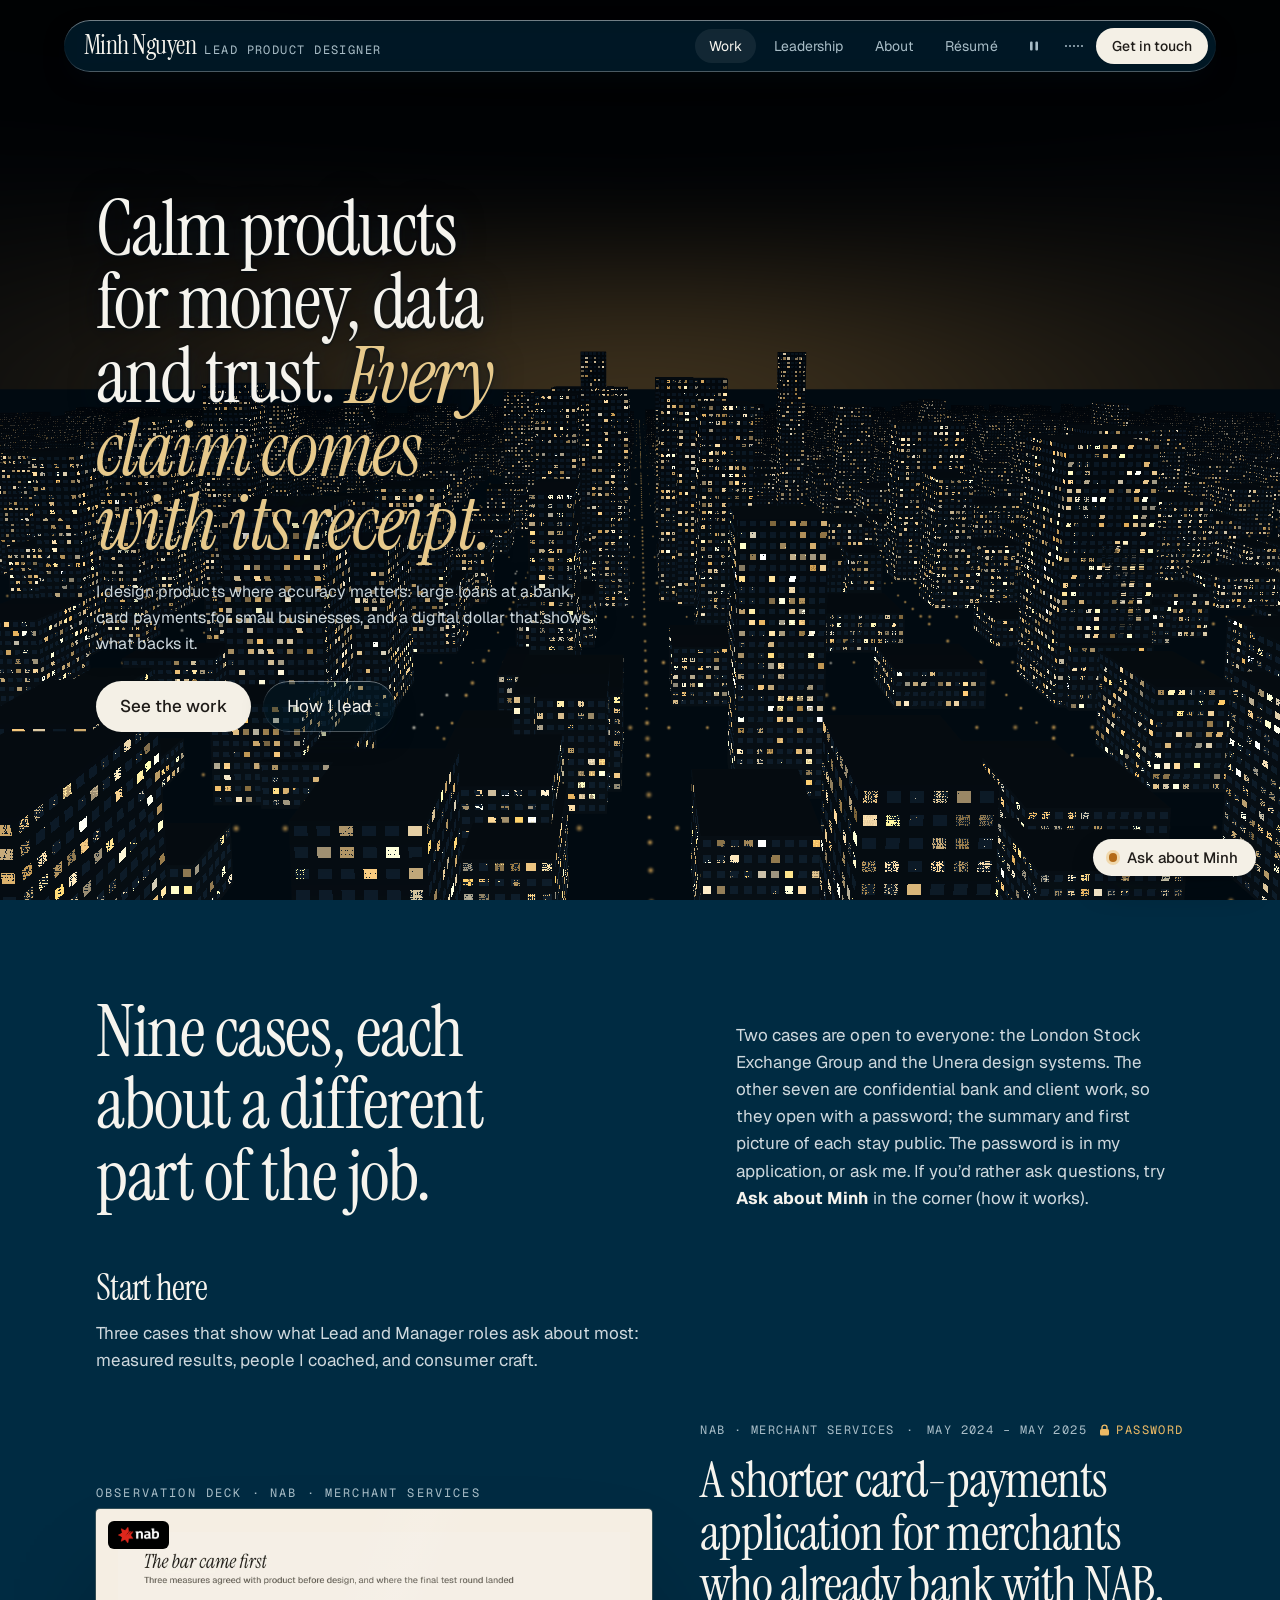
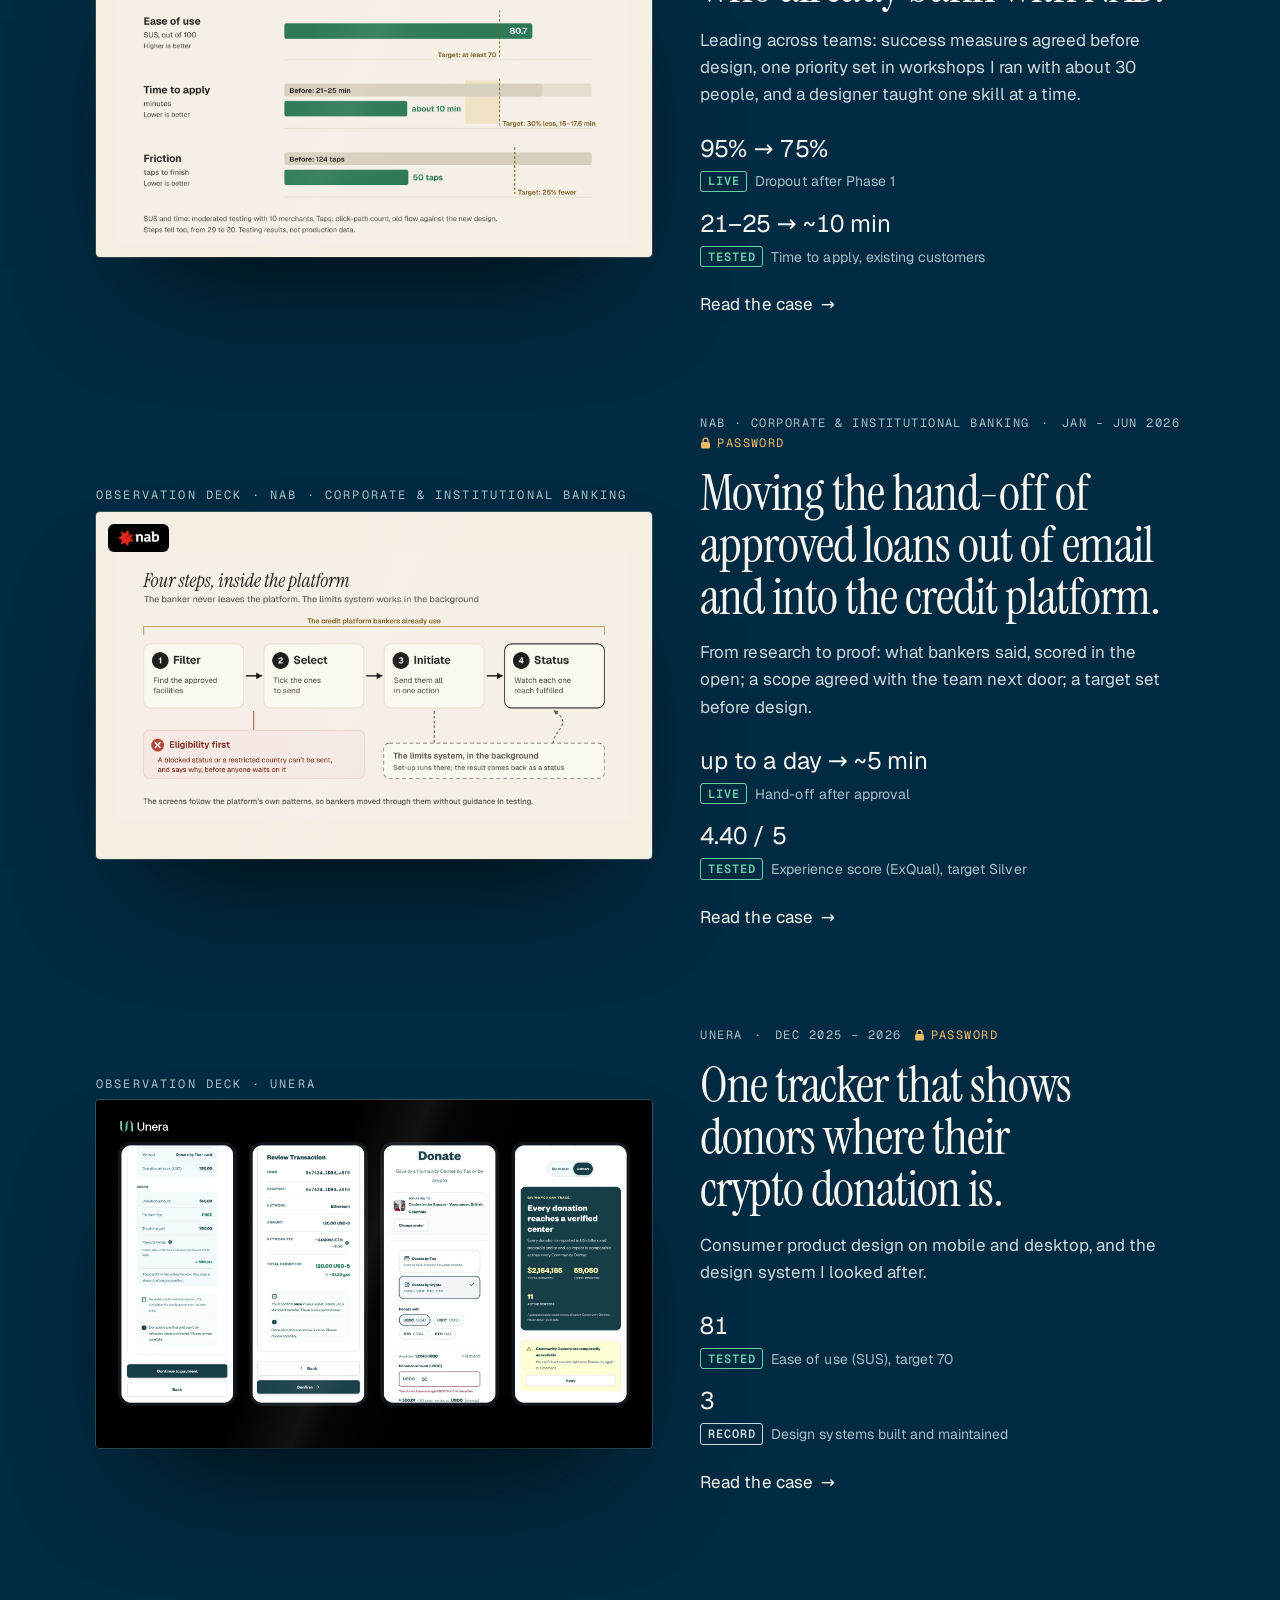
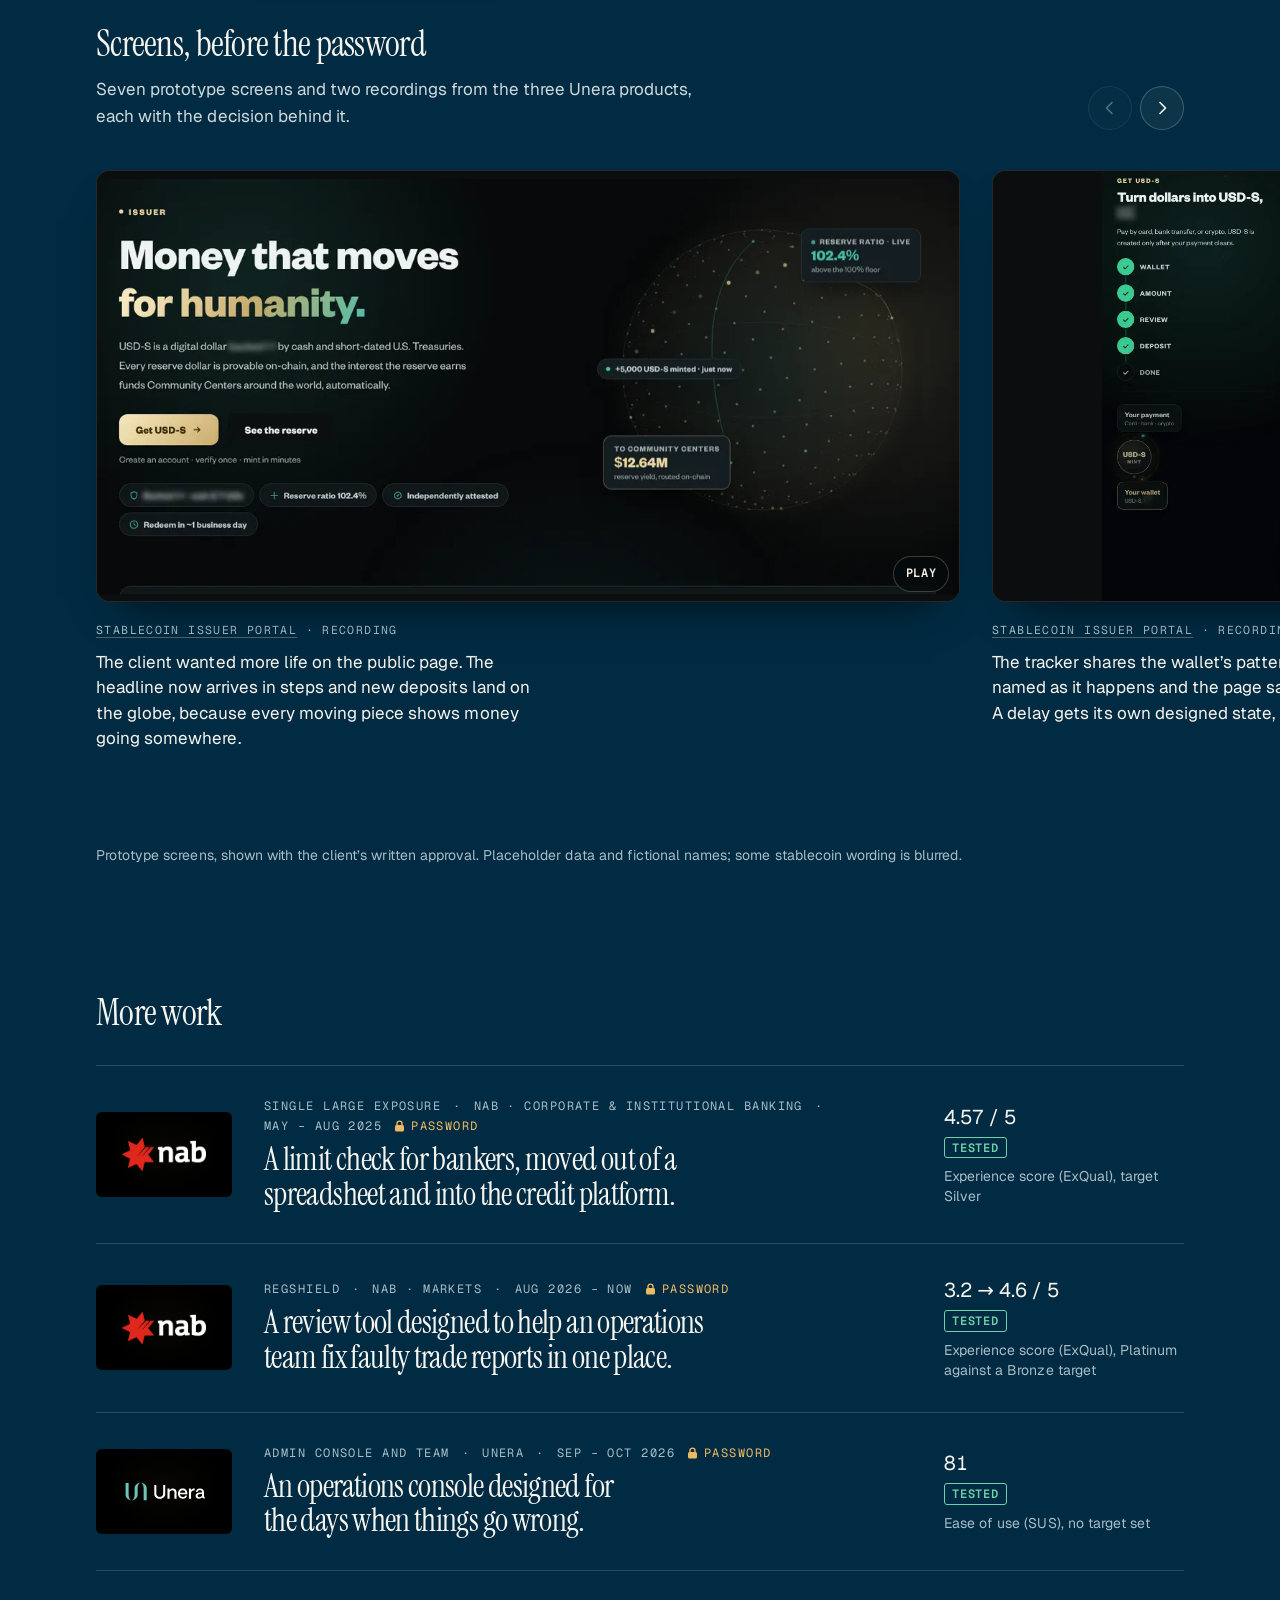
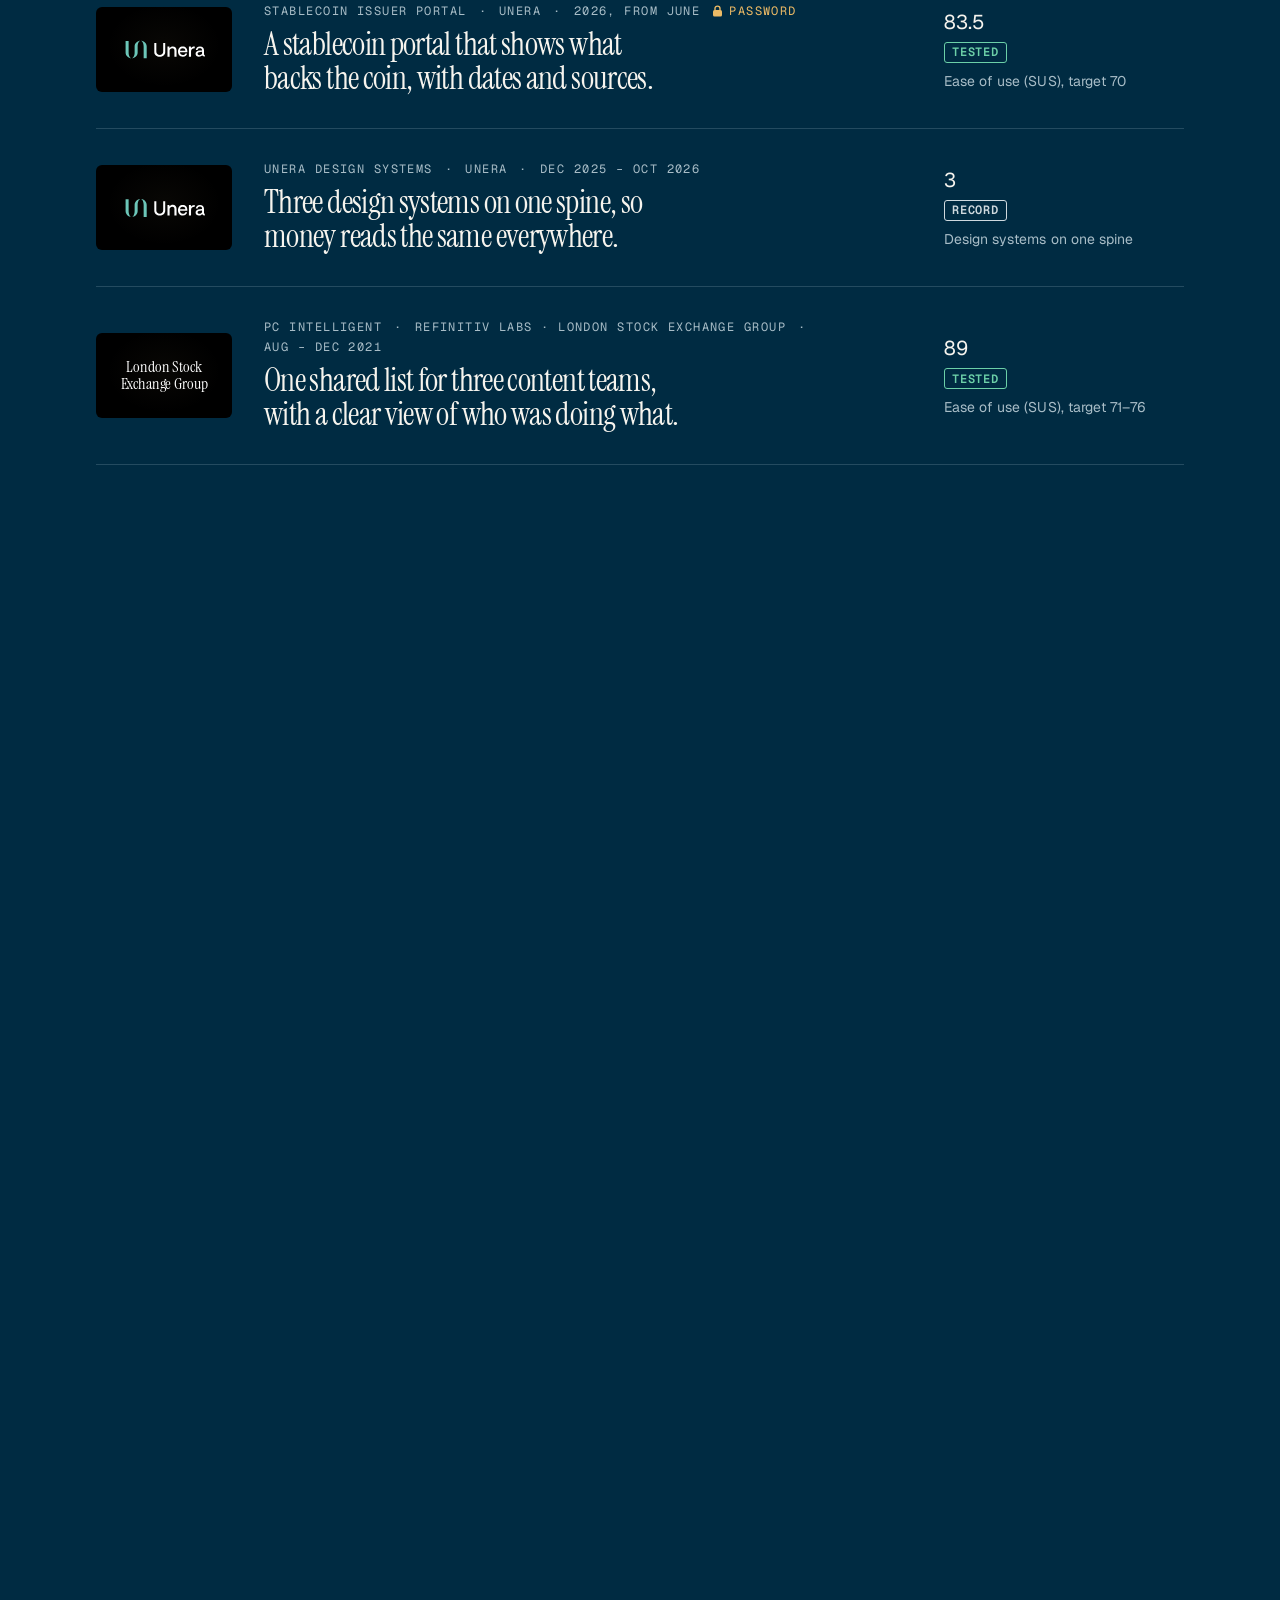
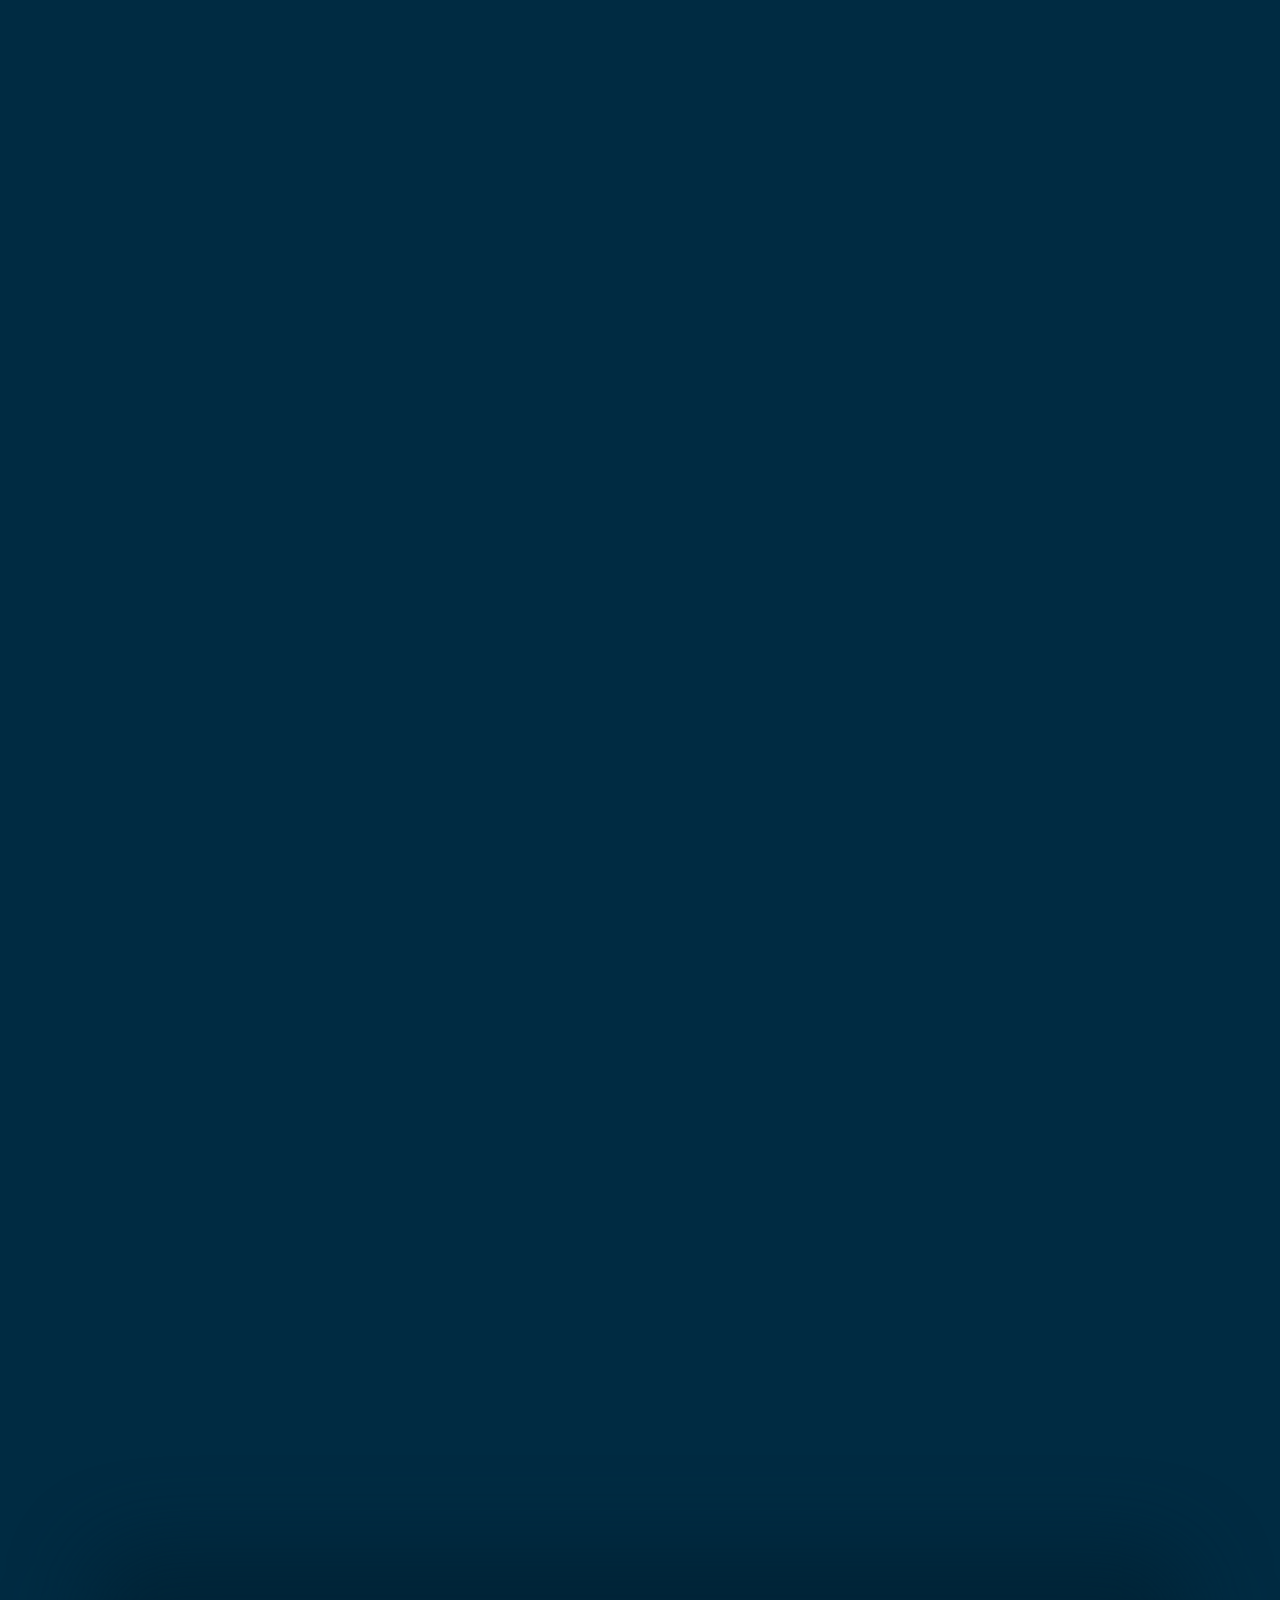
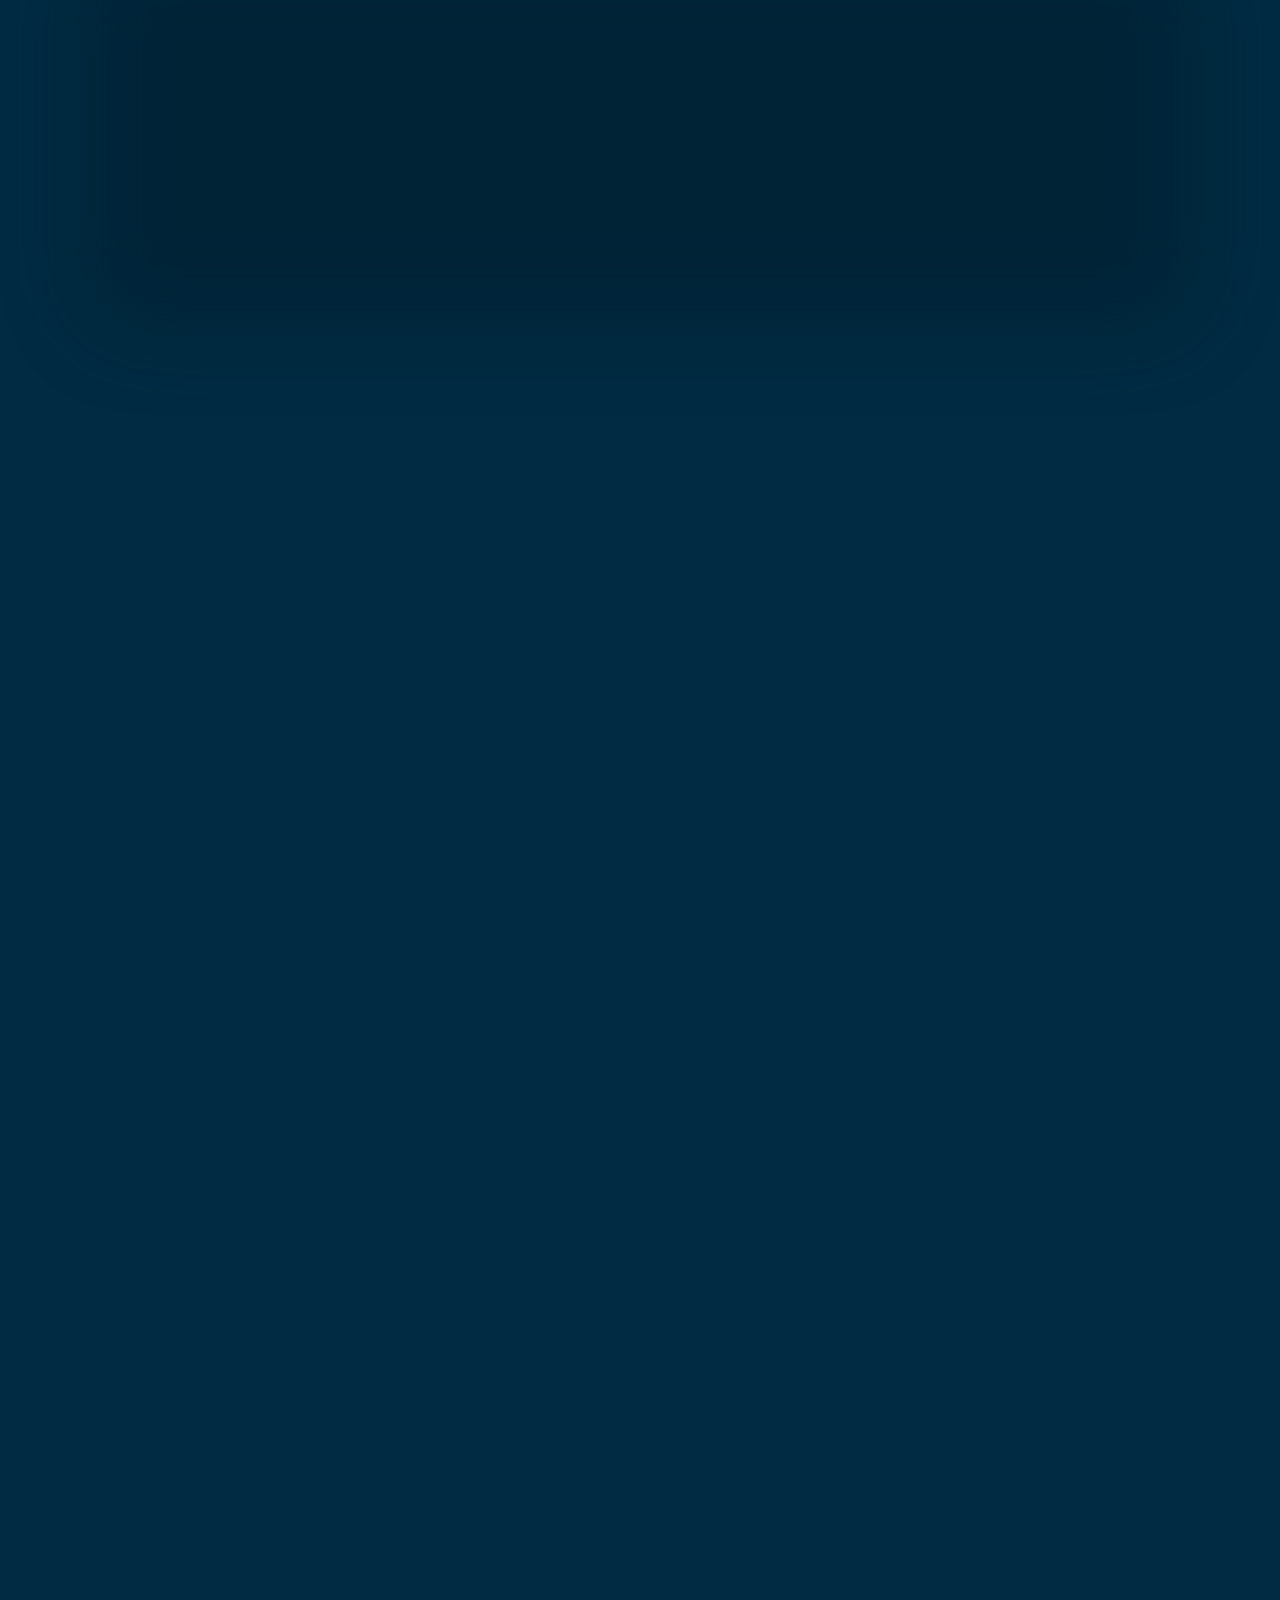
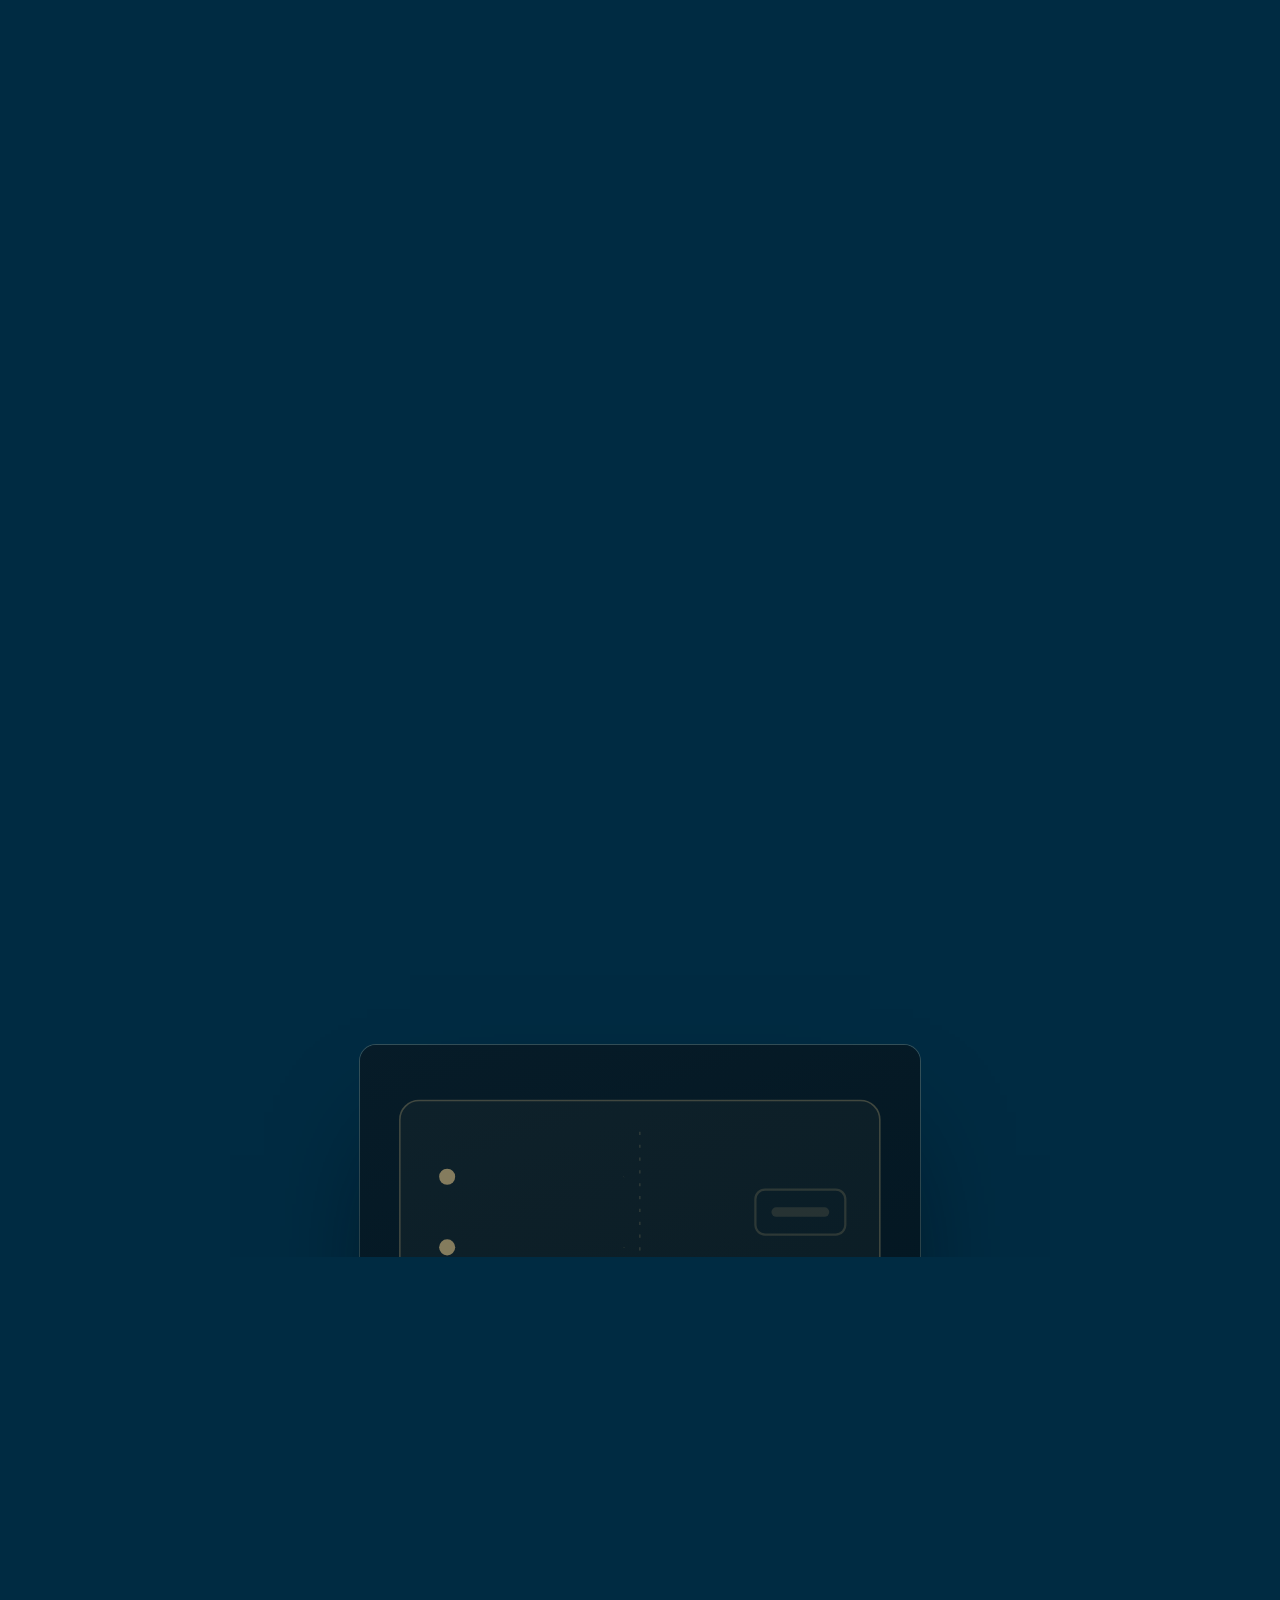
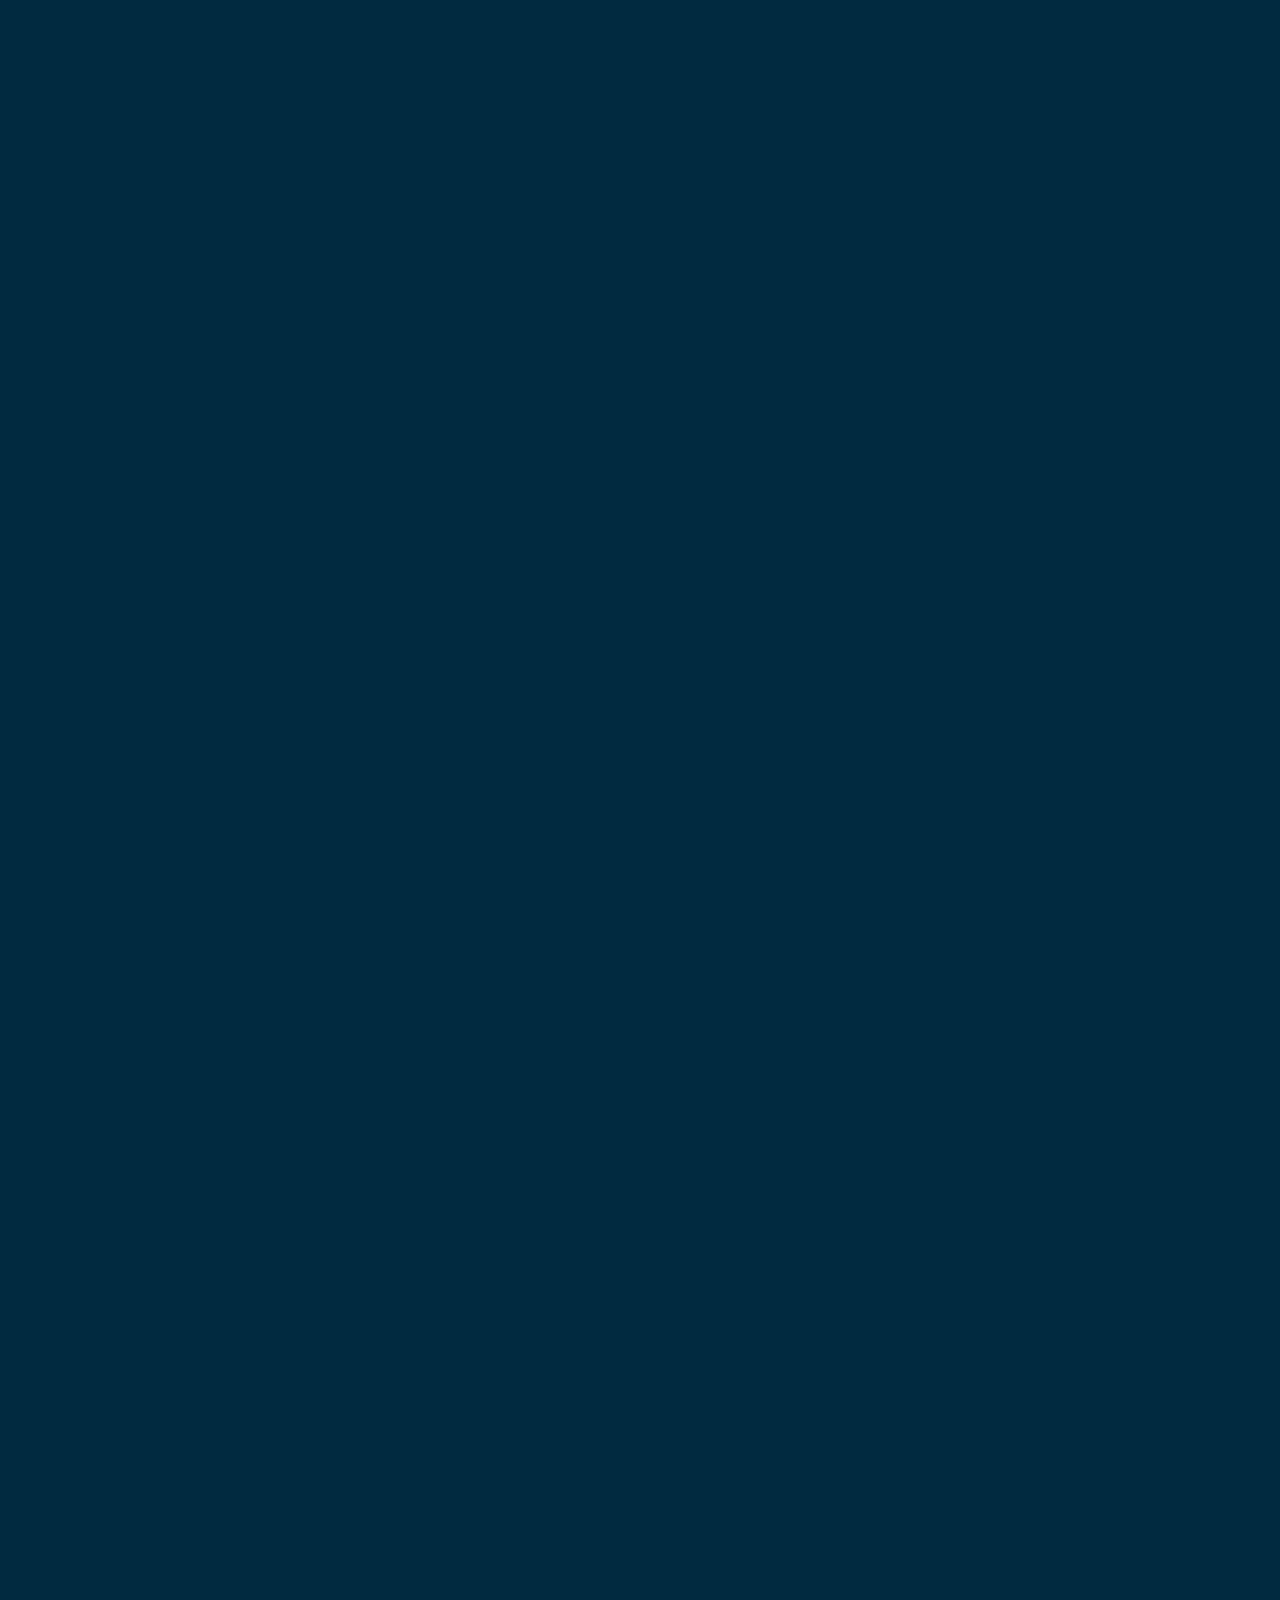
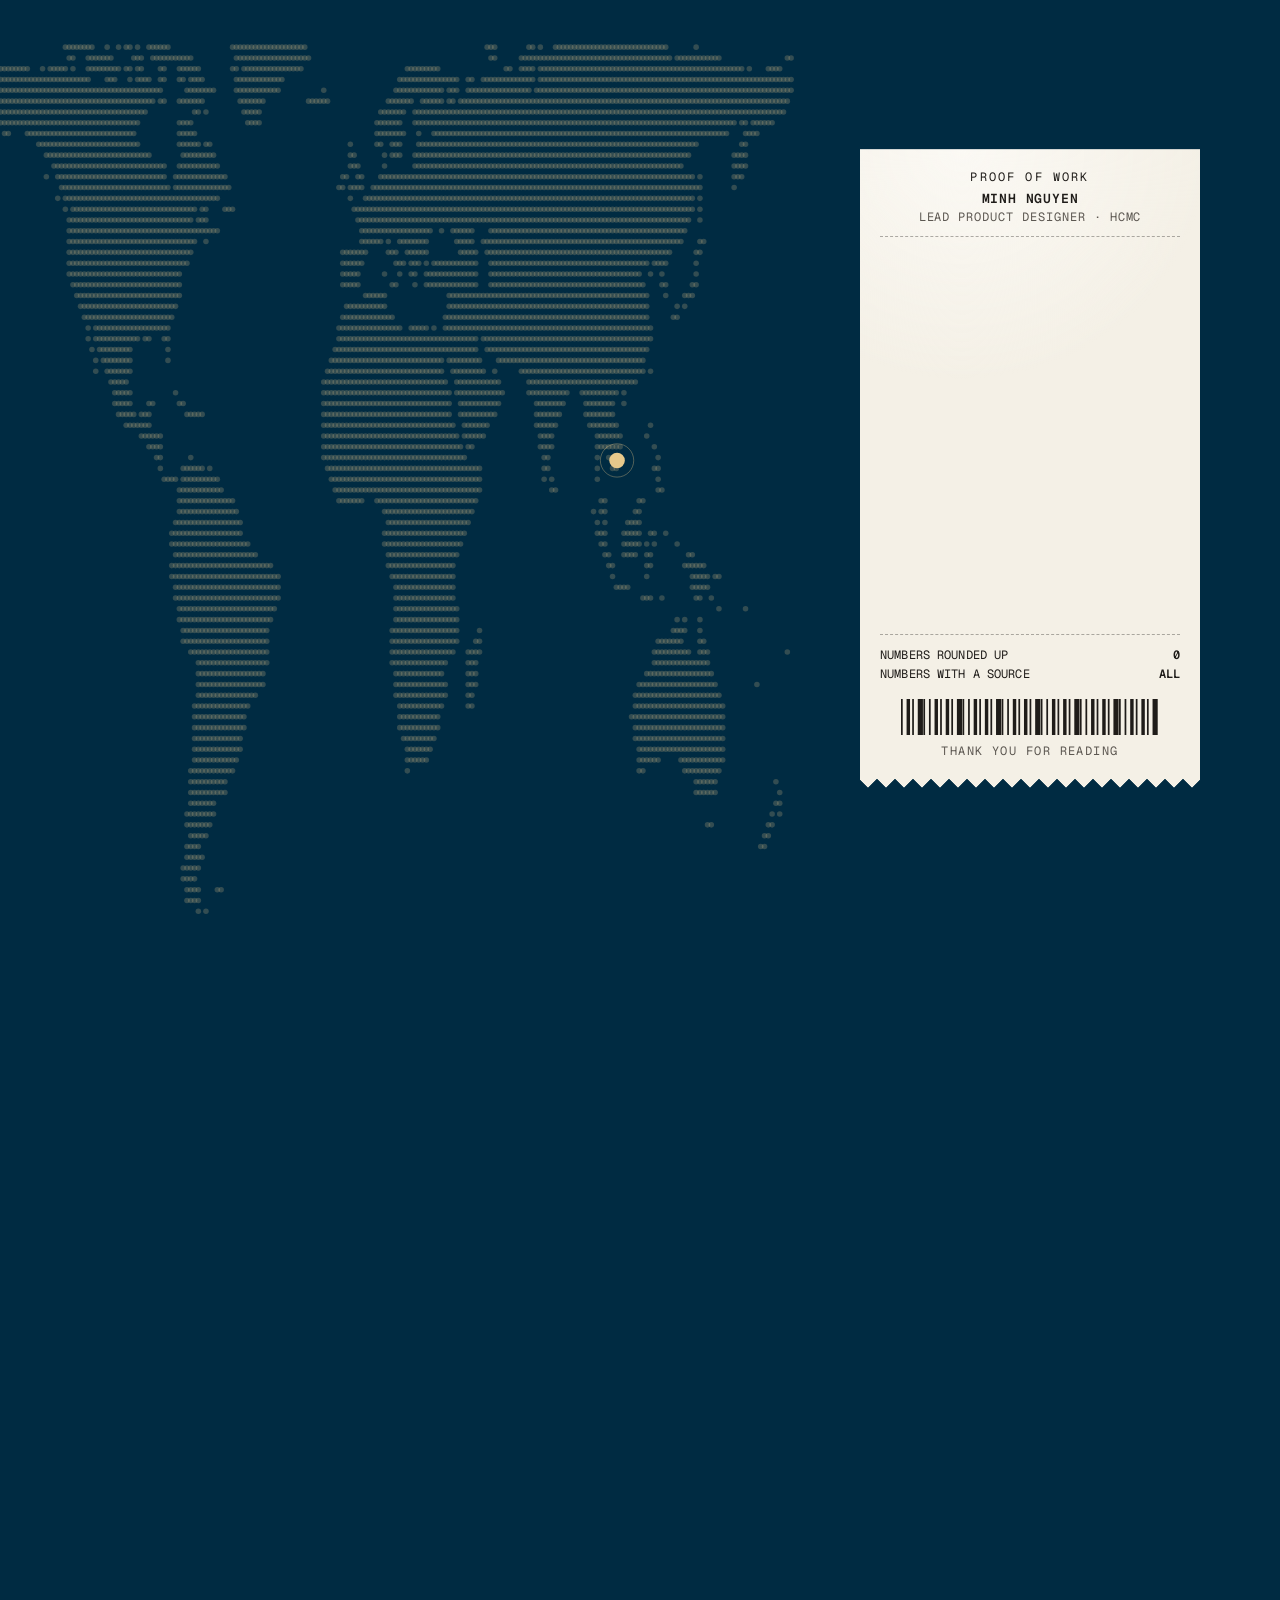
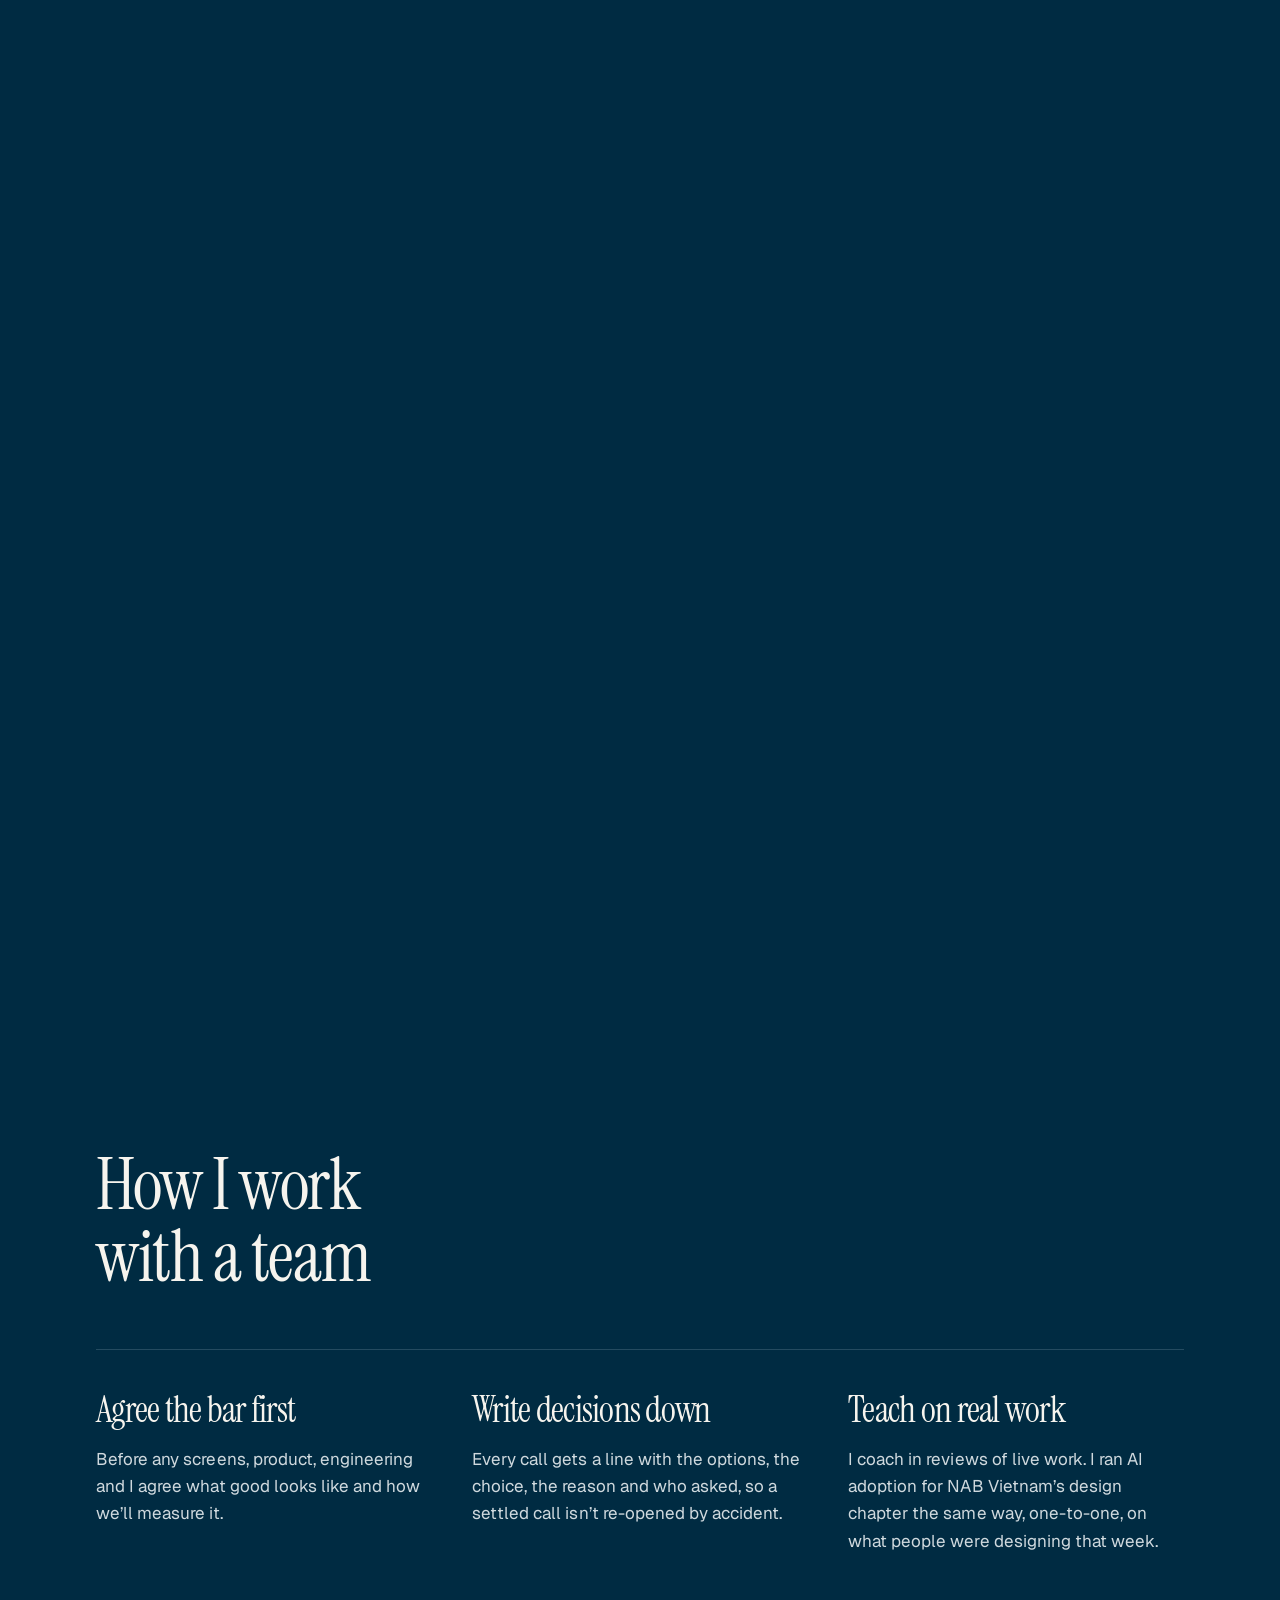
<file: index.html>
<!DOCTYPE html><html lang="en"><head><meta charset="utf-8"><meta name="viewport" content="width=device-width, initial-scale=1"><meta http-equiv="Content-Security-Policy" content="default-src 'self'; script-src 'self' 'sha256-1BvDVWLr3QCC20uHhUDi27eDFVJpk1uMQJGIWKUks2I=' 'sha256-UIrFqcaitjA3OKa9mHKajg3N+0Y7tW9+y0o3QmMFeZQ=' 'sha256-0O7iB6zr9x0r6X6eWYITC9V5q+yWCGAoFvcysBGbY9Q='; style-src 'self' 'unsafe-inline'; img-src 'self' data:; font-src 'self'; media-src 'self'; connect-src 'self'; object-src 'none'; base-uri 'self'; form-action 'none'"><meta name="referrer" content="strict-origin-when-cross-origin"><title>Minh Nguyen · Lead Product Designer</title><meta name="description" content="Lead product designer for banking, fintech and trust products: a consumer stablecoin wallet for phone and desktop, credit workflows and merchant onboarding at NAB, and a review tool for regulatory reporting. Every number comes with how it was measured."><meta name="author" content="Minh Nguyen"><meta property="og:title" content="Minh Nguyen · Lead Product Designer"><meta property="og:description" content="Lead product designer for banking, fintech and trust products: a consumer stablecoin wallet for phone and desktop, credit workflows and merchant onboarding at NAB, and a review tool for regulatory reporting. Every number comes with how it was measured."><meta property="og:type" content="website"><meta property="og:image" content="https://minhnguyenrenol.github.io/portfolio-window/og.png"><meta name="theme-color" content="#002a42"><link rel="icon" href="favicon.svg" type="image/svg+xml"><script src="boot.js"></script><link rel="stylesheet" href="./assets/Base.DAIhT--7.css"></head><body class="min-h-dvh"><a class="skip" href="#main">Skip to content</a><style>astro-island,astro-slot,astro-static-slot{display:contents}</style><script>(function(){let e=async e=>{await(await e())()};(self.Astro||(self.Astro={})).load=e,window.dispatchEvent(new Event(`astro:load`))})();</script><script>(function(){function e(t){"@babel/helpers - typeof";return e=typeof Symbol==`function`&&typeof Symbol.iterator==`symbol`?function(e){return typeof e}:function(e){return e&&typeof Symbol==`function`&&e.constructor===Symbol&&e!==Symbol.prototype?`symbol`:typeof e},e(t)}function t(t,n){if(e(t)!=`object`||!t)return t;var r=t[Symbol.toPrimitive];if(r!==void 0){var i=r.call(t,n||`default`);if(e(i)!=`object`)return i;throw TypeError(`@@toPrimitive must return a primitive value.`)}return(n===`string`?String:Number)(t)}function n(n){var r=t(n,`string`);return e(r)==`symbol`?r:r+``}function r(e,t,r){return(t=n(t))in e?Object.defineProperty(e,t,{value:r,enumerable:!0,configurable:!0,writable:!0}):e[t]=r,e}let i=/* @__PURE__ */ new Set([`__proto__`,`constructor`,`prototype`]);{let e={0:e=>a(e),1:e=>n(e),2:e=>new RegExp(e),3:e=>new Date(e),4:e=>new Map(n(e)),5:e=>new Set(n(e)),6:e=>BigInt(e),7:e=>new URL(e),8:e=>new Uint8Array(e),9:e=>new Uint16Array(e),10:e=>new Uint32Array(e),11:e=>1/0*e},t=t=>{let[n,r]=t;return n in e?e[n](r):void 0},n=e=>e.map(t),a=e=>typeof e!=`object`||!e?e:Object.fromEntries(Object.entries(e).map(([e,n])=>[e,t(n)]));class o extends HTMLElement{constructor(...e){super(...e),r(this,`Component`,void 0),r(this,`hydrator`,void 0),r(this,`hydrate`,async()=>{var e;if(!this.hydrator||!this.isConnected)return;let t=(e=this.parentElement)==null?void 0:e.closest(`astro-island[ssr]`);if(t){t.addEventListener(`astro:hydrate`,this.hydrate,{once:!0});return}let n=this.querySelectorAll(`astro-slot`),r={},i=this.querySelectorAll(`template[data-astro-template]`);for(let e of i){let t=e.closest(this.tagName);t!=null&&t.isSameNode(this)&&(r[e.getAttribute(`data-astro-template`)||`default`]=e.innerHTML,e.remove())}for(let e of n){let t=e.closest(this.tagName);t!=null&&t.isSameNode(this)&&(r[e.getAttribute(`name`)||`default`]=e.innerHTML)}let o;try{o=this.hasAttribute(`props`)?a(JSON.parse(this.getAttribute(`props`))):{}}catch(e){let t=this.getAttribute(`component-url`)||`<unknown>`,n=this.getAttribute(`component-export`);throw n&&(t+=` (export ${n})`),console.error(`[hydrate] Error parsing props for component ${t}`,this.getAttribute(`props`),e),e}await this.hydrator(this)(this.Component,o,r,{client:this.getAttribute(`client`)}),this.removeAttribute(`ssr`),this.dispatchEvent(new CustomEvent(`astro:hydrate`))}),r(this,`unmount`,()=>{this.isConnected||this.dispatchEvent(new CustomEvent(`astro:unmount`))})}disconnectedCallback(){document.removeEventListener(`astro:after-swap`,this.unmount),document.addEventListener(`astro:after-swap`,this.unmount,{once:!0})}connectedCallback(){if(!this.hasAttribute(`await-children`)||document.readyState===`interactive`||document.readyState===`complete`)this.childrenConnectedCallback();else{let e=()=>{document.removeEventListener(`DOMContentLoaded`,e),t.disconnect(),this.childrenConnectedCallback()},t=new MutationObserver(()=>{var t;((t=this.lastChild)==null?void 0:t.nodeType)===Node.COMMENT_NODE&&this.lastChild.nodeValue===`astro:end`&&(this.lastChild.remove(),e())});t.observe(this,{childList:!0}),document.addEventListener(`DOMContentLoaded`,e)}}async childrenConnectedCallback(){let e=this.getAttribute(`before-hydration-url`);e&&await import(e),this.start()}getRetryImportUrl(e){let t=new URL(e,document.baseURI);return t.searchParams.set(`astro-retry`,Date.now().toString()),t.toString()}async importWithRetry(e){try{return await import(e)}catch(t){return await new Promise(e=>setTimeout(e,1e3)),import(this.getRetryImportUrl(e))}}handleHydrationError(e){let t=this.getAttribute(`component-url`),n=new CustomEvent(`astro:hydration-error`,{cancelable:!0,bubbles:!0,composed:!0,detail:{error:e,componentUrl:t}});this.dispatchEvent(n)&&console.error(`[astro-island] Error hydrating ${t}`,e)}async start(){let e=JSON.parse(this.getAttribute(`opts`)),t=this.getAttribute(`client`);if(Astro[t]===void 0)window.addEventListener(`astro:${t}`,()=>this.start(),{once:!0});else try{await Astro[t](async()=>{let e=this.getAttribute(`renderer-url`);try{let[t,{default:n}]=await Promise.all([this.importWithRetry(this.getAttribute(`component-url`)),e?this.importWithRetry(e):Promise.resolve({default:()=>()=>{}})]),r=this.getAttribute(`component-export`)||`default`;if(r.includes(`.`)){this.Component=t;for(let e of r.split(`.`)){if(i.has(e)||!this.Component||typeof this.Component!=`object`&&typeof this.Component!=`function`||!Object.hasOwn(this.Component,e))throw Error(`Invalid component export path: ${r}`);this.Component=this.Component[e]}}else{if(i.has(r))throw Error(`Invalid component export path: ${r}`);this.Component=t[r]}return this.hydrator=n,this.hydrate}catch(e){return this.handleHydrationError(e),()=>{}}},e,this)}catch(e){this.handleHydrationError(e)}}attributeChangedCallback(){this.hydrate()}}r(o,`observedAttributes`,[`props`]),customElements.get(`astro-island`)||customElements.define(`astro-island`,o)}})();</script><astro-island uid="2cGtDc" prefix="r19" component-url="./assets/World.DWk5gvzu.js" component-export="default" renderer-url="./assets/client.DKhQzRHo.js" props="{&quot;story&quot;:[0,&quot;A&quot;],&quot;page&quot;:[0,&quot;home&quot;],&quot;piece&quot;:[0]}" ssr client="load" opts="{&quot;name&quot;:&quot;World&quot;,&quot;value&quot;:true}" await-children><canvas class="world-canvas" aria-hidden="true"></canvas><!--astro:end--></astro-island><header class="fixed inset-x-0 top-0 z-50 px-4 pt-4 md:px-8 md:pt-5"><nav aria-label="Main" class="glass header-glass mx-auto max-w-6xl rounded-[26px] md:rounded-full"><div class="flex items-center justify-between gap-4 py-2 pl-5 pr-2"><a href="index.html" class="flex items-baseline gap-2 whitespace-nowrap text-chalk no-underline" aria-label="Minh Nguyen, home"><span class="display text-[1.6rem] leading-none">Minh Nguyen</span><span class="hidden font-mono text-xs uppercase tracking-[0.12em] text-fog lg:inline">Lead Product Designer</span></a><div class="flex items-center gap-1"><ul class="hidden items-center gap-1 md:flex"><li><a href="index.html#work" aria-current="page" class="rounded-full px-3.5 py-2 text-sm no-underline transition-colors hover:text-chalk text-chalk bg-white/[0.07]">Work</a></li><li><a href="leadership.html" class="rounded-full px-3.5 py-2 text-sm no-underline transition-colors hover:text-chalk text-fog">Leadership</a></li><li><a href="about.html" class="rounded-full px-3.5 py-2 text-sm no-underline transition-colors hover:text-chalk text-fog">About</a></li><li><a href="resume.html" class="rounded-full px-3.5 py-2 text-sm no-underline transition-colors hover:text-chalk text-fog">Résumé</a></li></ul><astro-island uid="Z14yjh3" prefix="r20" component-url="./assets/MotionToggle.DZvroh76.js" component-export="default" renderer-url="./assets/client.DKhQzRHo.js" props="{}" ssr client="load" opts="{&quot;name&quot;:&quot;MotionToggle&quot;,&quot;value&quot;:true}" await-children><button type="button" aria-pressed="false" aria-label="Pause motion" title="Pause motion" class="grid h-9 w-9 place-items-center rounded-full text-fog transition-colors hover:text-chalk"><svg width="16" height="16" viewBox="0 0 16 16" aria-hidden="true"><g fill="currentColor"><rect x="4" y="3.5" width="2.6" height="9" rx="1"></rect><rect x="9.4" y="3.5" width="2.6" height="9" rx="1"></rect></g></svg></button><!--astro:end--></astro-island><astro-island uid="Z1srwuE" prefix="r14" component-url="./assets/SoundToggle.DpTjMWbg.js" component-export="default" renderer-url="./assets/client.DKhQzRHo.js" props="{}" ssr client="load" opts="{&quot;name&quot;:&quot;SoundToggle&quot;,&quot;value&quot;:true}" await-children><button type="button" aria-pressed="false" aria-label="Sound" title="Sound off" class="group grid h-9 w-9 place-items-center rounded-full text-fog transition-colors hover:text-chalk"><svg width="20" height="14" viewBox="0 0 20 14" aria-hidden="true"><rect x="1" width="2" rx="1" fill="currentColor" y="6" height="2" class=""></rect><rect x="5" width="2" rx="1" fill="currentColor" y="6" height="2" class=""></rect><rect x="9" width="2" rx="1" fill="currentColor" y="6" height="2" class=""></rect><rect x="13" width="2" rx="1" fill="currentColor" y="6" height="2" class=""></rect><rect x="17" width="2" rx="1" fill="currentColor" y="6" height="2" class=""></rect></svg></button><!--astro:end--></astro-island><a href="mailto:xpland.nguyen@gmail.com" class="whitespace-nowrap rounded-full bg-paper px-4 py-2 text-sm font-medium text-ink no-underline transition-transform hover:scale-[1.03]">Get in touch</a></div></div><ul class="flex justify-center gap-1 border-t border-white/10 px-2 py-1.5 md:hidden" aria-label="Sections"><li><a href="index.html#work" aria-current="page" class="block rounded-full px-3 py-1.5 text-[0.8125rem] no-underline bg-white/[0.08] text-chalk">Work</a></li><li><a href="leadership.html" class="block rounded-full px-3 py-1.5 text-[0.8125rem] no-underline text-fog">Leadership</a></li><li><a href="about.html" class="block rounded-full px-3 py-1.5 text-[0.8125rem] no-underline text-fog">About</a></li><li><a href="resume.html" class="block rounded-full px-3 py-1.5 text-[0.8125rem] no-underline text-fog">Résumé</a></li></ul></nav></header><main id="main" tabindex="-1"><astro-island uid="2ifBW6" prefix="r16" component-url="./assets/HomeHero.C72Pa-oj.js" component-export="default" renderer-url="./assets/client.DKhQzRHo.js" props="{&quot;story&quot;:[0,{&quot;hero1&quot;:[0,&quot;Calm products for money, data and trust.&quot;],&quot;hero2&quot;:[0,&quot;Every claim comes with its receipt.&quot;],&quot;mapLine&quot;:[0,&quot;Designed from Ho Chi Minh City. Shipped for teams in Singapore, Sydney, Melbourne, London and Vancouver.&quot;],&quot;workTitle&quot;:[0,&quot;Nine cases, each about a different part of the job.&quot;],&quot;habitsTitle&quot;:[0,&quot;How I work with a team&quot;],&quot;close1&quot;:[0,&quot;I’d like to hear what your team is building.&quot;],&quot;close2&quot;:[0,&quot;Every claim comes with its receipt.&quot;],&quot;caseLabel&quot;:[0,&quot;The full case&quot;],&quot;nextLabel&quot;:[0,&quot;Next&quot;],&quot;id&quot;:[0,&quot;A&quot;],&quot;name&quot;:[0,&quot;The observation deck&quot;],&quot;shape&quot;:[0,&quot;pane&quot;],&quot;backdrop&quot;:[0,&quot;deck&quot;],&quot;heroEyebrow&quot;:[0,&quot;Minh Nguyen · Lead Product Designer&quot;],&quot;heroSub&quot;:[0,&quot;I design products where accuracy matters: large loans at a bank, card payments for small businesses, and a digital dollar that shows what backs it.&quot;],&quot;reveal&quot;:[0,&quot;From up here the hand-offs show: the same details copied from a spreadsheet into an email, then typed again. The new hand-off asks for them once.&quot;],&quot;split&quot;:[1,[[0,&quot;Seen from&quot;],[0,&quot;above.&quot;]]],&quot;objectCaption&quot;:[0,&quot;This hand-off ran through a spreadsheet, email and the bank’s credit platform, and I mapped it before drawing a screen. Now the platform does its own checks in the background, and when a request fails the screen says why.&quot;],&quot;caseHeroHint&quot;:[0,&quot;Behind glass&quot;],&quot;frameLabel&quot;:[0,&quot;OBSERVATION DECK&quot;]}],&quot;heroImage&quot;:[0]}" ssr client="load" opts="{&quot;name&quot;:&quot;HomeHero&quot;,&quot;value&quot;:true}" await-children><section data-stage="true" data-t0="0" data-t1="0.05" class="relative bg-night h-[100dvh]"><div class="absolute inset-0 overflow-hidden"><div class="absolute inset-0 will-change-transform" style="transform:scale(1.16)"><div class="absolute inset-0 overflow-hidden " aria-hidden="true"><canvas class="absolute inset-0 h-full w-full"></canvas><div class="grain absolute inset-0"></div></div></div><div aria-hidden="true" class="aperture-hole pointer-events-none absolute -translate-x-1/2 -translate-y-1/2 will-change-[width,height]" style="border-radius:1.5vmin;box-shadow:0 0 0 300vmax hsl(201 100% 6%);width:34vmin;height:49.3vmin"><div class="aperture-edge absolute inset-0" style="border-radius:1.5vmin;opacity:1"></div></div><div class="absolute inset-0 overflow-y-auto" style="opacity:1;transform:none"><div class="hero-copy mx-auto flex min-h-full max-w-6xl flex-col justify-end px-5 pb-20 pt-28 md:justify-center md:px-8 md:pb-24"><p class="hero-eyebrow on-scene hidden font-mono text-xs uppercase tracking-[0.16em] text-fog md:block">Minh Nguyen · Lead Product Designer</p><h1 class="display on-scene mt-4 max-w-[14ch] text-[2.75rem] leading-[0.95] sm:text-[4.6rem] md:mt-6 lg:text-[6rem]">Calm products for money, data and trust.<!-- --> <em class="text-champagne">Every claim comes with its receipt.</em></h1><p class="hero-sub on-scene mt-5 max-w-[36rem] text-base leading-relaxed text-mist md:mt-8 md:text-lg">I design products where accuracy matters: large loans at a bank, card payments for small businesses, and a digital dollar that shows what backs it.</p><div class="hero-cta mt-7 flex flex-wrap items-center gap-3 md:mt-10"><a href="#work" class="rounded-full bg-paper px-6 py-3 font-medium text-ink no-underline transition-transform hover:scale-[1.03]">See the work</a><a href="leadership.html" class="glass rounded-full px-6 py-3 text-chalk no-underline transition-transform hover:scale-[1.03]">How I lead</a></div></div></div></div></section><!--astro:end--></astro-island><section id="work" class="scroll-mt-24 pt-16 md:pt-24"><div class="mx-auto max-w-6xl px-5 md:px-8"><div class="grid gap-6 md:grid-cols-[1fr_auto] md:items-end"><h2 class="display max-w-[16ch] text-5xl md:text-7xl">Nine cases, each about a different part of the job.</h2><p class="max-w-[28rem] text-mist">Two cases are open to everyone: the London Stock Exchange Group and the Unera design systems. The other seven are confidential bank and client work, so they open with a password; the summary and first picture of each stay public. The password is in my application, or ask me. If you’d rather ask questions, try <strong class="text-chalk">Ask about Minh</strong> in the corner (<a href="about.html#chat">how it works</a>).</p></div><h3 class="display mt-14 text-3xl md:text-4xl">Start here</h3><p class="mt-3 max-w-[52ch] text-mist">Three cases that show what Lead and Manager roles ask about most: measured results, people I coached, and consumer craft.</p><ol class="mt-12 grid gap-20 md:gap-24" aria-label="Start here"><li><a href="merchant-onboarding.html" class="case-card group grid gap-8 no-underline md:grid-cols-[1.15fr_1fr] md:items-center md:gap-12"><div class="frame frame-pane  case-thumb"><div class="frame-glass"><div class="cover-tile"><img src="img/merchant/d-bar.webp" alt="" width="1600" height="980" loading="lazy" decoding="async" class="cover-tile-img"><span class="cover-brand"><img src="img/logos/nab-white.webp" alt="NAB logo" class="cover-brand-mark"></span></div></div><span class="frame-reflection" aria-hidden="true"></span><span class="frame-label" aria-hidden="true">OBSERVATION DECK · NAB · Merchant Services</span></div><div><div class="flex flex-wrap items-center gap-x-3 gap-y-1 font-mono text-xs uppercase tracking-[0.12em] text-fog"><span>NAB · Merchant Services</span><span>·</span><span>May 2024 – May 2025</span><span class="inline-flex items-center gap-1.5 text-est"><svg width="11" height="12" viewBox="0 0 11 12" aria-hidden="true"><rect x="1" y="5" width="9" height="6.5" rx="1.5" fill="currentColor"></rect><path d="M3 5V3.6a2.5 2.5 0 0 1 5 0V5" stroke="currentColor" fill="none" stroke-width="1.4"></path></svg>Password</span></div><h4 class="display mt-4 text-4xl leading-[1.02] transition-colors group-hover:text-white md:text-[3.2rem]">A shorter card-payments application for merchants who already bank with NAB.</h4><p class="mt-4 text-mist">Leading across teams: success measures agreed before design, one priority set in workshops I ran with about 30 people, and a designer taught one skill at a time.</p><ul class="mt-6 flex flex-wrap gap-x-10 gap-y-4"><li><div class="tabular text-2xl text-chalk">95% → 75%</div><div class="mt-1.5 flex flex-wrap items-center gap-2 text-sm text-fog"><span class="stamp" data-k="live" title="Measured in production. Analytics after Phase 1; about 54% after later phases, once I had left">Live</span> Dropout after Phase 1</div></li><li><div class="tabular text-2xl text-chalk">21–25 → ~10 min</div><div class="mt-1.5 flex flex-wrap items-center gap-2 text-sm text-fog"><span class="stamp" data-k="tested" title="Measured in usability testing, with sample size. n=10, moderated sessions">Tested</span> Time to apply, existing customers</div></li></ul><span class="mt-6 inline-flex items-center gap-2 text-chalk">Read the case <span aria-hidden="true" class="transition-transform group-hover:translate-x-1">→</span></span></div></a></li><li><a href="credit-workflows.html" class="case-card group grid gap-8 no-underline md:grid-cols-[1.15fr_1fr] md:items-center md:gap-12"><div class="frame frame-pane  case-thumb"><div class="frame-glass"><div class="cover-tile"><img src="img/stp/d-flow.webp" alt="" width="1600" height="840" loading="lazy" decoding="async" class="cover-tile-img"><span class="cover-brand"><img src="img/logos/nab-white.webp" alt="NAB logo" class="cover-brand-mark"></span></div></div><span class="frame-reflection" aria-hidden="true"></span><span class="frame-label" aria-hidden="true">OBSERVATION DECK · NAB · Corporate &amp; Institutional Banking</span></div><div><div class="flex flex-wrap items-center gap-x-3 gap-y-1 font-mono text-xs uppercase tracking-[0.12em] text-fog"><span>NAB · Corporate &amp; Institutional Banking</span><span>·</span><span>Jan – Jun 2026</span><span class="inline-flex items-center gap-1.5 text-est"><svg width="11" height="12" viewBox="0 0 11 12" aria-hidden="true"><rect x="1" y="5" width="9" height="6.5" rx="1.5" fill="currentColor"></rect><path d="M3 5V3.6a2.5 2.5 0 0 1 5 0V5" stroke="currentColor" fill="none" stroke-width="1.4"></path></svg>Password</span></div><h4 class="display mt-4 text-4xl leading-[1.02] transition-colors group-hover:text-white md:text-[3.2rem]">Moving the hand-off of approved loans out of email and into the credit platform.</h4><p class="mt-4 text-mist">From research to proof: what bankers said, scored in the open; a scope agreed with the team next door; a target set before design.</p><ul class="mt-6 flex flex-wrap gap-x-10 gap-y-4"><li><div class="tabular text-2xl text-chalk">up to a day → ~5 min</div><div class="mt-1.5 flex flex-wrap items-center gap-2 text-sm text-fog"><span class="stamp" data-k="live" title="Measured in production. Watched in real hand-offs after release; bankers confirmed it later">Live</span> Hand-off after approval</div></li><li><div class="tabular text-2xl text-chalk">4.40 / 5</div><div class="mt-1.5 flex flex-wrap items-center gap-2 text-sm text-fog"><span class="stamp" data-k="tested" title="Measured in usability testing, with sample size. 8 people on the prototype, Gold band">Tested</span> Experience score (ExQual), target Silver</div></li></ul><span class="mt-6 inline-flex items-center gap-2 text-chalk">Read the case <span aria-hidden="true" class="transition-transform group-hover:translate-x-1">→</span></span></div></a></li><li><a href="unera-huma.html" class="case-card group grid gap-8 no-underline md:grid-cols-[1.15fr_1fr] md:items-center md:gap-12"><div class="frame frame-pane  case-thumb"><div class="frame-glass"><div class="cover-tile cover-tile-dark"><img src="img/unera/huma-phones.webp" alt="" width="1788" height="924" loading="lazy" decoding="async" class="cover-tile-img"><span class="cover-brand"><img src="img/logos/unera-white.svg" alt="Unera logo" class="cover-brand-mark"></span></div></div><span class="frame-reflection" aria-hidden="true"></span><span class="frame-label" aria-hidden="true">OBSERVATION DECK · Unera</span></div><div><div class="flex flex-wrap items-center gap-x-3 gap-y-1 font-mono text-xs uppercase tracking-[0.12em] text-fog"><span>Unera</span><span>·</span><span>Dec 2025 – 2026</span><span class="inline-flex items-center gap-1.5 text-est"><svg width="11" height="12" viewBox="0 0 11 12" aria-hidden="true"><rect x="1" y="5" width="9" height="6.5" rx="1.5" fill="currentColor"></rect><path d="M3 5V3.6a2.5 2.5 0 0 1 5 0V5" stroke="currentColor" fill="none" stroke-width="1.4"></path></svg>Password</span></div><h4 class="display mt-4 text-4xl leading-[1.02] transition-colors group-hover:text-white md:text-[3.2rem]">One tracker that shows donors where their crypto donation is.</h4><p class="mt-4 text-mist">Consumer product design on mobile and desktop, and the design system I looked after.</p><ul class="mt-6 flex flex-wrap gap-x-10 gap-y-4"><li><div class="tabular text-2xl text-chalk">81</div><div class="mt-1.5 flex flex-wrap items-center gap-2 text-sm text-fog"><span class="stamp" data-k="tested" title="Measured in usability testing, with sample size. n=6, prototype, end of design">Tested</span> Ease of use (SUS), target 70</div></li><li><div class="tabular text-2xl text-chalk">3</div><div class="mt-1.5 flex flex-wrap items-center gap-2 text-sm text-fog"><span class="stamp" data-k="record" title="A count of real artefacts. Huma, the issuer portal and the operator console, on one spine">Record</span> Design systems built and maintained</div></li></ul><span class="mt-6 inline-flex items-center gap-2 text-chalk">Read the case <span aria-hidden="true" class="transition-transform group-hover:translate-x-1">→</span></span></div></a></li></ol></div><div class="mx-auto mt-32 max-w-6xl px-5 md:px-8"><div class="flex flex-wrap items-end justify-between gap-6"><div><h3 id="screens" class="display text-3xl md:text-4xl">Screens, before the password</h3><p class="mt-3 max-w-[56ch] text-mist">Seven prototype screens and two recordings from the three Unera products, each with the decision behind it.</p></div><div class="strip-nav flex gap-2" data-strip-nav="screens-strip"><button type="button" class="strip-btn" data-strip-prev aria-label="Previous screens" aria-controls="screens-strip"><svg width="18" height="18" viewBox="0 0 18 18" aria-hidden="true"><path d="M11 3.5 5.5 9l5.5 5.5" fill="none" stroke="currentColor" stroke-width="1.6" stroke-linecap="round" stroke-linejoin="round"></path></svg></button><button type="button" class="strip-btn" data-strip-next aria-label="Next screens" aria-controls="screens-strip"><svg width="18" height="18" viewBox="0 0 18 18" aria-hidden="true"><path d="M7 3.5 12.5 9 7 14.5" fill="none" stroke="currentColor" stroke-width="1.6" stroke-linecap="round" stroke-linejoin="round"></path></svg></button></div></div></div><ul id="screens-strip" class="shot-strip mt-10" tabindex="0" aria-labelledby="screens" data-strip><li class="shot" style="--ar:2"><figure><div class="vid shot-frame shot-vid"><video data-loop muted loop playsinline preload="none" poster="anim/issuer-hero.webp" width="1200" height="577" aria-label="Public home page: the headline and buttons arrive one after another, and a dotted globe turns while new deposits land on it. The one-to-one wording is blurred."><source src="anim/issuer-hero.mp4" type="video/mp4"></video><button type="button" class="vid-toggle" data-vid-toggle aria-label="Play the recording">Play</button></div><figcaption><span class="shot-meta"><a href="unera-stablecoin.html">Stablecoin issuer portal</a> · Recording</span><span class="shot-decision">The client wanted more life on the public page. The headline now arrives in steps and new deposits land on the globe, because every moving piece shows money going somewhere.</span></figcaption></figure></li><li class="shot" style="--ar:2"><figure><div class="vid shot-frame shot-vid"><video data-loop muted loop playsinline preload="none" poster="anim/issuer-tracker.webp" width="1200" height="800" aria-label="Purchase tracker running: the three stages tick from your USDC to the network to your USD-S, a bar counts twelve network checks, the panel beside it says the money is safe and nothing is needed, and the order ends on a receipt. The one-to-one wording is blurred."><source src="anim/issuer-tracker.mp4" type="video/mp4"></video><button type="button" class="vid-toggle" data-vid-toggle aria-label="Play the recording">Play</button></div><figcaption><span class="shot-meta"><a href="unera-stablecoin.html">Stablecoin issuer portal</a> · Recording</span><span class="shot-decision">The tracker shares the wallet’s pattern: every check is named as it happens and the page says nothing is needed. A delay gets its own designed state, not an error toast.</span></figcaption></figure></li><li class="shot" style="--ar:0.5571"><figure><img src="img/craft/portal-balance-phone.webp" alt="Portfolio on a phone: a compact balance header with Get and Redeem buttons, then balances across three networks" width="390" height="700" loading="lazy" decoding="async" class="shot-frame"><figcaption><span class="shot-meta"><a href="unera-stablecoin.html">Stablecoin issuer portal</a> · Phone</span><span class="shot-decision">On a phone the balance header is half as tall, so Get and Redeem stay on the first screen.</span><a href="img/craft/portal-balance-phone.webp" data-full class="shot-full">Open full size<span class="sr-only">: Stablecoin issuer portal, phone</span></a></figcaption></figure></li><li class="shot" style="--ar:1.6000"><figure><img src="img/wallet-03-donate-amount-fee-on-top-desktop.webp" alt="Donate amount screen on desktop: card selected, bank transfer, transfer app and cash pickup marked Coming soon, and a live summary with the platform fee, the total charged and the points estimate" width="1200" height="750" loading="lazy" decoding="async" class="shot-frame"><figcaption><span class="shot-meta"><a href="unera-huma.html">Huma wallet</a> · Desktop</span><span class="shot-decision">Payment methods that aren’t ready stay on screen as Coming soon. People can see what is planned, and nobody taps into a dead end.</span><a href="img/wallet-03-donate-amount-fee-on-top-desktop.webp" data-full class="shot-full">Open full size<span class="sr-only">: Huma wallet, desktop</span></a></figcaption></figure></li><li class="shot" style="--ar:1.6000"><figure><img src="img/wallet-04-donation-waiting-tracker-desktop.webp" alt="Donation tracker on desktop: three named stages, three of twelve network checks, a reassurance block, a While you wait card, and a pending pill in the navigation" width="1200" height="750" loading="lazy" decoding="async" class="shot-frame"><figcaption><span class="shot-meta"><a href="unera-huma.html">Huma wallet</a> · Desktop</span><span class="shot-decision">Every money flow uses the same tracker. A plain headline and a time estimate replace the transaction hash, so a slow transfer doesn’t look broken.</span><a href="img/wallet-04-donation-waiting-tracker-desktop.webp" data-full class="shot-full">Open full size<span class="sr-only">: Huma wallet, desktop</span></a></figcaption></figure></li><li class="shot" style="--ar:0.6783"><figure><img src="img/craft/huma-costs-phone.webp" alt="Donation review costs on a phone: donation amount, platform fee shown as Free in green, total charged, an estimate of 500 reward points, a note that no wallet confirmations are needed, and a note that donations are final" width="390" height="575" loading="lazy" decoding="async" class="shot-frame"><figcaption><span class="shot-meta"><a href="unera-huma.html">Huma wallet</a> · Phone</span><span class="shot-decision">Brand colour is for identity. Money colour is for amounts and states and never decorates, so a balance never looks like a promotion.</span><a href="img/craft/huma-costs-phone.webp" data-full class="shot-full">Open full size<span class="sr-only">: Huma wallet, phone</span></a></figcaption></figure></li><li class="shot" style="--ar:1.6000"><figure><img src="img/admin-01-overview-attention-queue-desktop.webp" alt="Admin overview as a work queue: a data-lag warning, counts of failed and pending items, a needs-attention list with one action per row, integration health and recent privileged actions" width="1200" height="750" loading="lazy" decoding="async" class="shot-frame"><figcaption><span class="shot-meta"><a href="unera-admin.html">Admin console</a> · Desktop</span><span class="shot-decision">Operators start the day asking “what needs me?”, so the overview is a queue with one next action per item. Analytics live elsewhere.</span><a href="img/admin-01-overview-attention-queue-desktop.webp" data-full class="shot-full">Open full size<span class="sr-only">: Admin console, desktop</span></a></figcaption></figure></li><li class="shot" style="--ar:1.6000"><figure><img src="img/admin-02-earning-rule-validation-desktop.webp" alt="New donation rule form: the active and scheduled rules summarised at the top, a Fix 2 fields banner, a required apply-from date error, and a required reason code. Some fields blurred" width="1200" height="750" loading="lazy" decoding="async" class="shot-frame"><figcaption><span class="shot-meta"><a href="unera-admin.html">Admin console</a> · Desktop</span><span class="shot-decision">Reward rules are versions, not an on/off switch. Past dates and duplicates are blocked, and nothing saves without a reason.</span><a href="img/admin-02-earning-rule-validation-desktop.webp" data-full class="shot-full">Open full size<span class="sr-only">: Admin console, desktop</span></a></figcaption></figure></li><li class="shot" style="--ar:1.5326"><figure><img src="img/admin-03-transactions-table-desktop.webp" alt="Transactions and reports table with type, token and date filters, a status filter showing Pending, Completed and Failed, and pagination" width="1200" height="783" loading="lazy" decoding="async" class="shot-frame"><figcaption><span class="shot-meta"><a href="unera-admin.html">Admin console</a> · Desktop</span><span class="shot-decision">The table uses Pending, Completed and Failed, the same status words people see in their own history.</span><a href="img/admin-03-transactions-table-desktop.webp" data-full class="shot-full">Open full size<span class="sr-only">: Admin console, desktop</span></a></figcaption></figure></li></ul><p class="mx-auto mt-6 max-w-6xl px-5 text-sm text-fog md:px-8">Prototype screens, shown with the client’s written approval. Placeholder data and fictional names; some stablecoin wording is blurred.</p><div class="mx-auto max-w-6xl px-5 md:px-8"><h3 class="display mt-32 text-3xl md:text-4xl">More work</h3><ol class="mt-8 border-t border-rule" aria-label="More work"><li class="border-b border-rule"><a href="single-large-exposure.html" class="case-card group grid grid-cols-[6.5rem_1fr] gap-x-5 gap-y-4 py-8 no-underline sm:grid-cols-[8.5rem_1fr] sm:items-center lg:grid-cols-[8.5rem_1fr_15rem] lg:gap-8"><div class="logo-tile logo-tile-sm self-start sm:self-auto"><img src="img/logos/nab-white.webp" alt="NAB logo" loading="lazy" decoding="async" class="logo-tile-mark" style="width:62%"></div><div><div class="flex flex-wrap items-center gap-x-3 gap-y-1 font-mono text-xs uppercase tracking-[0.12em] text-fog"><span>Single Large Exposure</span><span>·</span><span>NAB · Corporate &amp; Institutional Banking</span><span>·</span><span>May – Aug 2025</span><span class="inline-flex items-center gap-1.5 text-est"><svg width="11" height="12" viewBox="0 0 11 12" aria-hidden="true"><rect x="1" y="5" width="9" height="6.5" rx="1.5" fill="currentColor"></rect><path d="M3 5V3.6a2.5 2.5 0 0 1 5 0V5" stroke="currentColor" fill="none" stroke-width="1.4"></path></svg>Password</span></div><h4 class="display mt-2 text-[1.7rem] leading-[1.08] transition-colors group-hover:text-white md:text-[2rem]">A limit check for bankers, moved out of a spreadsheet and into the credit platform.</h4></div><div class="col-start-2 lg:col-start-auto"><div class="tabular text-xl text-chalk">4.57 / 5</div><div class="mt-1.5 flex flex-wrap items-center gap-2 text-sm text-fog"><span class="stamp" data-k="tested" title="Measured in usability testing, with sample size. 5 moderated sessions, Platinum band">Tested</span> Experience score (ExQual), target Silver</div></div></a></li><li class="border-b border-rule"><a href="regshield.html" class="case-card group grid grid-cols-[6.5rem_1fr] gap-x-5 gap-y-4 py-8 no-underline sm:grid-cols-[8.5rem_1fr] sm:items-center lg:grid-cols-[8.5rem_1fr_15rem] lg:gap-8"><div class="logo-tile logo-tile-sm self-start sm:self-auto"><img src="img/logos/nab-white.webp" alt="NAB logo" loading="lazy" decoding="async" class="logo-tile-mark" style="width:62%"></div><div><div class="flex flex-wrap items-center gap-x-3 gap-y-1 font-mono text-xs uppercase tracking-[0.12em] text-fog"><span>RegShield</span><span>·</span><span>NAB · Markets</span><span>·</span><span>Aug 2026 – now</span><span class="inline-flex items-center gap-1.5 text-est"><svg width="11" height="12" viewBox="0 0 11 12" aria-hidden="true"><rect x="1" y="5" width="9" height="6.5" rx="1.5" fill="currentColor"></rect><path d="M3 5V3.6a2.5 2.5 0 0 1 5 0V5" stroke="currentColor" fill="none" stroke-width="1.4"></path></svg>Password</span></div><h4 class="display mt-2 text-[1.7rem] leading-[1.08] transition-colors group-hover:text-white md:text-[2rem]">A review tool designed to help an operations team fix faulty trade reports in one place.</h4></div><div class="col-start-2 lg:col-start-auto"><div class="tabular text-xl text-chalk">3.2 → 4.6 / 5</div><div class="mt-1.5 flex flex-wrap items-center gap-2 text-sm text-fog"><span class="stamp" data-k="tested" title="Measured in usability testing, with sample size. Same 8 people. ExQual is the bank’s experience score and works like SUS">Tested</span> Experience score (ExQual), Platinum against a Bronze target</div></div></a></li><li class="border-b border-rule"><a href="unera-admin.html" class="case-card group grid grid-cols-[6.5rem_1fr] gap-x-5 gap-y-4 py-8 no-underline sm:grid-cols-[8.5rem_1fr] sm:items-center lg:grid-cols-[8.5rem_1fr_15rem] lg:gap-8"><div class="logo-tile logo-tile-sm self-start sm:self-auto"><img src="img/logos/unera-white.svg" alt="Unera logo" loading="lazy" decoding="async" class="logo-tile-mark" style="width:62%"></div><div><div class="flex flex-wrap items-center gap-x-3 gap-y-1 font-mono text-xs uppercase tracking-[0.12em] text-fog"><span>Admin console and team</span><span>·</span><span>Unera</span><span>·</span><span>Sep – Oct 2026</span><span class="inline-flex items-center gap-1.5 text-est"><svg width="11" height="12" viewBox="0 0 11 12" aria-hidden="true"><rect x="1" y="5" width="9" height="6.5" rx="1.5" fill="currentColor"></rect><path d="M3 5V3.6a2.5 2.5 0 0 1 5 0V5" stroke="currentColor" fill="none" stroke-width="1.4"></path></svg>Password</span></div><h4 class="display mt-2 text-[1.7rem] leading-[1.08] transition-colors group-hover:text-white md:text-[2rem]">An operations console designed for the days when things go wrong.</h4></div><div class="col-start-2 lg:col-start-auto"><div class="tabular text-xl text-chalk">81</div><div class="mt-1.5 flex flex-wrap items-center gap-2 text-sm text-fog"><span class="stamp" data-k="tested" title="Measured in usability testing, with sample size. n=5, prototype, end of design">Tested</span> Ease of use (SUS), no target set</div></div></a></li><li class="border-b border-rule"><a href="unera-stablecoin.html" class="case-card group grid grid-cols-[6.5rem_1fr] gap-x-5 gap-y-4 py-8 no-underline sm:grid-cols-[8.5rem_1fr] sm:items-center lg:grid-cols-[8.5rem_1fr_15rem] lg:gap-8"><div class="logo-tile logo-tile-sm self-start sm:self-auto"><img src="img/logos/unera-white.svg" alt="Unera logo" loading="lazy" decoding="async" class="logo-tile-mark" style="width:62%"></div><div><div class="flex flex-wrap items-center gap-x-3 gap-y-1 font-mono text-xs uppercase tracking-[0.12em] text-fog"><span>Stablecoin issuer portal</span><span>·</span><span>Unera</span><span>·</span><span>2026, from June</span><span class="inline-flex items-center gap-1.5 text-est"><svg width="11" height="12" viewBox="0 0 11 12" aria-hidden="true"><rect x="1" y="5" width="9" height="6.5" rx="1.5" fill="currentColor"></rect><path d="M3 5V3.6a2.5 2.5 0 0 1 5 0V5" stroke="currentColor" fill="none" stroke-width="1.4"></path></svg>Password</span></div><h4 class="display mt-2 text-[1.7rem] leading-[1.08] transition-colors group-hover:text-white md:text-[2rem]">A stablecoin portal that shows what backs the coin, with dates and sources.</h4></div><div class="col-start-2 lg:col-start-auto"><div class="tabular text-xl text-chalk">83.5</div><div class="mt-1.5 flex flex-wrap items-center gap-2 text-sm text-fog"><span class="stamp" data-k="tested" title="Measured in usability testing, with sample size. n=5, prototype, end of design">Tested</span> Ease of use (SUS), target 70</div></div></a></li><li class="border-b border-rule"><a href="unera-design-systems.html" class="case-card group grid grid-cols-[6.5rem_1fr] gap-x-5 gap-y-4 py-8 no-underline sm:grid-cols-[8.5rem_1fr] sm:items-center lg:grid-cols-[8.5rem_1fr_15rem] lg:gap-8"><div class="logo-tile logo-tile-sm self-start sm:self-auto"><img src="img/logos/unera-white.svg" alt="Unera logo" loading="lazy" decoding="async" class="logo-tile-mark" style="width:62%"></div><div><div class="flex flex-wrap items-center gap-x-3 gap-y-1 font-mono text-xs uppercase tracking-[0.12em] text-fog"><span>Unera design systems</span><span>·</span><span>Unera</span><span>·</span><span>Dec 2025 – Oct 2026</span></div><h4 class="display mt-2 text-[1.7rem] leading-[1.08] transition-colors group-hover:text-white md:text-[2rem]">Three design systems on one spine, so money reads the same everywhere.</h4></div><div class="col-start-2 lg:col-start-auto"><div class="tabular text-xl text-chalk">3</div><div class="mt-1.5 flex flex-wrap items-center gap-2 text-sm text-fog"><span class="stamp" data-k="record" title="A count of real artefacts. 381 tokens, 40 components">Record</span> Design systems on one spine</div></div></a></li><li class="border-b border-rule"><a href="pc-intelligent.html" class="case-card group grid grid-cols-[6.5rem_1fr] gap-x-5 gap-y-4 py-8 no-underline sm:grid-cols-[8.5rem_1fr] sm:items-center lg:grid-cols-[8.5rem_1fr_15rem] lg:gap-8"><div class="logo-tile logo-tile-sm self-start sm:self-auto"><span class="logo-tile-word logo-tile-word-sm" role="img" aria-label="London Stock Exchange Group logo">London Stock Exchange Group</span></div><div><div class="flex flex-wrap items-center gap-x-3 gap-y-1 font-mono text-xs uppercase tracking-[0.12em] text-fog"><span>PC Intelligent</span><span>·</span><span>Refinitiv Labs · London Stock Exchange Group</span><span>·</span><span>Aug – Dec 2021</span></div><h4 class="display mt-2 text-[1.7rem] leading-[1.08] transition-colors group-hover:text-white md:text-[2rem]">One shared list for three content teams, with a clear view of who was doing what.</h4></div><div class="col-start-2 lg:col-start-auto"><div class="tabular text-xl text-chalk">89</div><div class="mt-1.5 flex flex-wrap items-center gap-2 text-sm text-fog"><span class="stamp" data-k="tested" title="Measured in usability testing, with sample size. System Usability Scale, out of 100; survey of 9 users">Tested</span> Ease of use (SUS), target 71–76</div></div></a></li></ol></div></section><div class="mt-36 md:mt-48"><astro-island uid="ZubXTU" prefix="r17" component-url="./assets/HomeStory.DQ8SWRy-.js" component-export="default" renderer-url="./assets/client.DKhQzRHo.js" props="{&quot;story&quot;:[0,{&quot;hero1&quot;:[0,&quot;Calm products for money, data and trust.&quot;],&quot;hero2&quot;:[0,&quot;Every claim comes with its receipt.&quot;],&quot;mapLine&quot;:[0,&quot;Designed from Ho Chi Minh City. Shipped for teams in Singapore, Sydney, Melbourne, London and Vancouver.&quot;],&quot;workTitle&quot;:[0,&quot;Nine cases, each about a different part of the job.&quot;],&quot;habitsTitle&quot;:[0,&quot;How I work with a team&quot;],&quot;close1&quot;:[0,&quot;I’d like to hear what your team is building.&quot;],&quot;close2&quot;:[0,&quot;Every claim comes with its receipt.&quot;],&quot;caseLabel&quot;:[0,&quot;The full case&quot;],&quot;nextLabel&quot;:[0,&quot;Next&quot;],&quot;id&quot;:[0,&quot;A&quot;],&quot;name&quot;:[0,&quot;The observation deck&quot;],&quot;shape&quot;:[0,&quot;pane&quot;],&quot;backdrop&quot;:[0,&quot;deck&quot;],&quot;heroEyebrow&quot;:[0,&quot;Minh Nguyen · Lead Product Designer&quot;],&quot;heroSub&quot;:[0,&quot;I design products where accuracy matters: large loans at a bank, card payments for small businesses, and a digital dollar that shows what backs it.&quot;],&quot;reveal&quot;:[0,&quot;From up here the hand-offs show: the same details copied from a spreadsheet into an email, then typed again. The new hand-off asks for them once.&quot;],&quot;split&quot;:[1,[[0,&quot;Seen from&quot;],[0,&quot;above.&quot;]]],&quot;objectCaption&quot;:[0,&quot;This hand-off ran through a spreadsheet, email and the bank’s credit platform, and I mapped it before drawing a screen. Now the platform does its own checks in the background, and when a request fails the screen says why.&quot;],&quot;caseHeroHint&quot;:[0,&quot;Behind glass&quot;],&quot;frameLabel&quot;:[0,&quot;OBSERVATION DECK&quot;]}],&quot;heroImage&quot;:[0],&quot;receipt&quot;:[1,[[0,{&quot;label&quot;:[0,&quot;Hand-off after loan approval&quot;],&quot;value&quot;:[0,&quot;up to a day → ~5 min&quot;],&quot;kind&quot;:[0,&quot;live&quot;],&quot;note&quot;:[0,&quot;NAB, watched in real hand-offs&quot;]}],[0,{&quot;label&quot;:[0,&quot;Merchant dropout&quot;],&quot;value&quot;:[0,&quot;95% → 75%&quot;],&quot;kind&quot;:[0,&quot;live&quot;],&quot;note&quot;:[0,&quot;After Phase 1&quot;]}],[0,{&quot;label&quot;:[0,&quot;Time to apply&quot;],&quot;value&quot;:[0,&quot;21–25 → ~10 min&quot;],&quot;kind&quot;:[0,&quot;tested&quot;],&quot;note&quot;:[0,&quot;n=10 merchants&quot;]}],[0,{&quot;label&quot;:[0,&quot;Exposure check clicks&quot;],&quot;value&quot;:[0,&quot;−67%&quot;],&quot;kind&quot;:[0,&quot;tested&quot;],&quot;note&quot;:[0,&quot;n=5 bankers&quot;]}],[0,{&quot;label&quot;:[0,&quot;RegShield experience score&quot;],&quot;value&quot;:[0,&quot;3.2 → 4.6&quot;],&quot;kind&quot;:[0,&quot;tested&quot;],&quot;note&quot;:[0,&quot;Same 8 people, Platinum&quot;]}],[0,{&quot;label&quot;:[0,&quot;Design systems owned&quot;],&quot;value&quot;:[0,&quot;3&quot;],&quot;kind&quot;:[0,&quot;record&quot;],&quot;note&quot;:[0,&quot;Unera wallet, issuer portal, console&quot;]}]]],&quot;kindLabel&quot;:[0,{&quot;live&quot;:[0,&quot;Live&quot;],&quot;tested&quot;:[0,&quot;Tested&quot;],&quot;modelled&quot;:[0,&quot;Modelled&quot;],&quot;estimate&quot;:[0,&quot;Estimate&quot;],&quot;record&quot;:[0,&quot;Record&quot;],&quot;progress&quot;:[0,&quot;In progress&quot;],&quot;target&quot;:[0,&quot;Target&quot;]}],&quot;places&quot;:[1,[[0,{&quot;name&quot;:[0,&quot;Ho Chi Minh City&quot;],&quot;lat&quot;:[0,10.78],&quot;lon&quot;:[0,106.7]}],[0,{&quot;name&quot;:[0,&quot;Singapore&quot;],&quot;lat&quot;:[0,1.35],&quot;lon&quot;:[0,103.82]}],[0,{&quot;name&quot;:[0,&quot;Sydney&quot;],&quot;lat&quot;:[0,-33.87],&quot;lon&quot;:[0,151.21]}],[0,{&quot;name&quot;:[0,&quot;Melbourne&quot;],&quot;lat&quot;:[0,-37.81],&quot;lon&quot;:[0,144.96]}],[0,{&quot;name&quot;:[0,&quot;London&quot;],&quot;lat&quot;:[0,51.5],&quot;lon&quot;:[0,-0.12]}],[0,{&quot;name&quot;:[0,&quot;Vancouver&quot;],&quot;lat&quot;:[0,49.28],&quot;lon&quot;:[0,-123.12]}]]],&quot;stops&quot;:[1,[[0,{&quot;label&quot;:[0,&quot;PC Intelligent&quot;],&quot;year&quot;:[0,&quot;2021 · Refinitiv Labs&quot;]}],[0,{&quot;label&quot;:[0,&quot;Merchant onboarding&quot;],&quot;year&quot;:[0,&quot;2024 · NAB&quot;]}],[0,{&quot;label&quot;:[0,&quot;Exposure check&quot;],&quot;year&quot;:[0,&quot;2025 · NAB&quot;]}],[0,{&quot;label&quot;:[0,&quot;Huma wallet&quot;],&quot;year&quot;:[0,&quot;2025 · Unera&quot;]}],[0,{&quot;label&quot;:[0,&quot;Design systems&quot;],&quot;year&quot;:[0,&quot;2025 · Unera&quot;]}],[0,{&quot;label&quot;:[0,&quot;Straight-through&quot;],&quot;year&quot;:[0,&quot;2026 · NAB&quot;]}],[0,{&quot;label&quot;:[0,&quot;Stablecoin portal&quot;],&quot;year&quot;:[0,&quot;2026 · Unera&quot;]}],[0,{&quot;label&quot;:[0,&quot;RegShield&quot;],&quot;year&quot;:[0,&quot;2026 · NAB&quot;]}],[0,{&quot;label&quot;:[0,&quot;Admin console&quot;],&quot;year&quot;:[0,&quot;2026 · Unera&quot;]}]]]}" ssr client="load" opts="{&quot;name&quot;:&quot;HomeStory&quot;,&quot;value&quot;:true}" await-children><section data-stage="" data-t0="0.05" data-t1="1" data-pin="1" class="relative bg-night" style="height:260vh"><div class="sticky top-0 h-[100dvh] overflow-hidden"><div class="absolute inset-0 overflow-hidden"><div class="absolute inset-0 will-change-transform" style="transform:scale(1.16)"><div class="absolute inset-0 overflow-hidden " aria-hidden="true"><canvas class="absolute inset-0 h-full w-full"></canvas><div class="grain absolute inset-0"></div></div></div><div aria-hidden="true" class="aperture-hole pointer-events-none absolute -translate-x-1/2 -translate-y-1/2 will-change-[width,height]" style="border-radius:1.5vmin;box-shadow:0 0 0 300vmax hsl(201 100% 6%);width:34vmin;height:49.3vmin"><div class="aperture-edge absolute inset-0" style="border-radius:1.5vmin;opacity:1"></div></div><div class="absolute inset-0 overflow-y-auto" style="opacity:1;transform:none"></div></div></div></section><section data-stage="" data-t0="1" data-t1="2" data-pin="1" class="relative bg-night" style="height:240vh"><div class="sticky top-0 h-[100dvh] overflow-hidden"><div class="absolute inset-0"><div class="absolute inset-0 overflow-hidden " aria-hidden="true"><canvas class="absolute inset-0 h-full w-full"></canvas><div class="grain absolute inset-0"></div></div><div class="absolute inset-x-0 top-[22%] mx-auto max-w-5xl px-5 md:px-8"><div aria-hidden="true" class="pointer-events-none absolute -inset-x-2 -inset-y-12 rounded-[56px] bg-night/55 blur-2xl md:-inset-x-10"></div><h2 class="relative display on-scene text-[2.3rem] leading-[1.05] sm:text-5xl lg:text-[4.2rem]"><span class="sr-only">From up here the hand-offs show: the same details copied from a spreadsheet into an email, then typed again. The new hand-off asks for them once.</span><span class="inline-block will-change-transform" aria-hidden="true" style="opacity:0;transform:translateY(0.25em)">From<!-- --> </span><span class="inline-block will-change-transform" aria-hidden="true" style="opacity:0;transform:translateY(0.25em)">up<!-- --> </span><span class="inline-block will-change-transform" aria-hidden="true" style="opacity:0;transform:translateY(0.25em)">here<!-- --> </span><span class="inline-block will-change-transform" aria-hidden="true" style="opacity:0;transform:translateY(0.25em)">the<!-- --> </span><span class="inline-block will-change-transform" aria-hidden="true" style="opacity:0;transform:translateY(0.25em)">hand-offs<!-- --> </span><span class="inline-block will-change-transform" aria-hidden="true" style="opacity:0;transform:translateY(0.25em)">show:<!-- --> </span><span class="inline-block will-change-transform" aria-hidden="true" style="opacity:0;transform:translateY(0.25em)">the<!-- --> </span><span class="inline-block will-change-transform" aria-hidden="true" style="opacity:0;transform:translateY(0.25em)">same<!-- --> </span><span class="inline-block will-change-transform" aria-hidden="true" style="opacity:0;transform:translateY(0.25em)">details<!-- --> </span><span class="inline-block will-change-transform" aria-hidden="true" style="opacity:0;transform:translateY(0.25em)">copied<!-- --> </span><span class="inline-block will-change-transform" aria-hidden="true" style="opacity:0;transform:translateY(0.25em)">from<!-- --> </span><span class="inline-block will-change-transform" aria-hidden="true" style="opacity:0;transform:translateY(0.25em)">a<!-- --> </span><span class="inline-block will-change-transform" aria-hidden="true" style="opacity:0;transform:translateY(0.25em)">spreadsheet<!-- --> </span><span class="inline-block will-change-transform" aria-hidden="true" style="opacity:0;transform:translateY(0.25em)">into<!-- --> </span><span class="inline-block will-change-transform" aria-hidden="true" style="opacity:0;transform:translateY(0.25em)">an<!-- --> </span><span class="inline-block will-change-transform" aria-hidden="true" style="opacity:0;transform:translateY(0.25em)">email,<!-- --> </span><span class="inline-block will-change-transform" aria-hidden="true" style="opacity:0;transform:translateY(0.25em)">then<!-- --> </span><span class="inline-block will-change-transform" aria-hidden="true" style="opacity:0;transform:translateY(0.25em)">typed<!-- --> </span><span class="inline-block will-change-transform" aria-hidden="true" style="opacity:0;transform:translateY(0.25em)">again.<!-- --> </span><span class="inline-block will-change-transform" aria-hidden="true" style="opacity:0;transform:translateY(0.25em)">The<!-- --> </span><span class="inline-block will-change-transform" aria-hidden="true" style="opacity:0;transform:translateY(0.25em)">new<!-- --> </span><span class="inline-block will-change-transform" aria-hidden="true" style="opacity:0;transform:translateY(0.25em)">hand-off<!-- --> </span><span class="inline-block will-change-transform" aria-hidden="true" style="opacity:0;transform:translateY(0.25em)">asks<!-- --> </span><span class="inline-block will-change-transform" aria-hidden="true" style="opacity:0;transform:translateY(0.25em)">for<!-- --> </span><span class="inline-block will-change-transform" aria-hidden="true" style="opacity:0;transform:translateY(0.25em)">them<!-- --> </span><span class="inline-block will-change-transform" aria-hidden="true" style="opacity:0;transform:translateY(0.25em)">once.<!-- --> </span></h2></div></div></div></section><section data-stage="" data-t0="2" data-t1="3" data-pin="1" class="relative bg-night" style="height:320vh"><div class="sticky top-0 h-[100dvh] overflow-hidden"><div class="absolute inset-0"><div class="absolute inset-0 overflow-hidden " aria-hidden="true"><canvas class="absolute inset-0 h-full w-full"></canvas><div class="grain absolute inset-0"></div></div><div class="absolute inset-0 flex items-center justify-center "><div class="relative z-10 grid w-full max-w-6xl grid-cols-[1fr_auto_1fr] items-center px-5 md:px-8"><h2 class="sr-only">Seen from<!-- --> <!-- -->above.</h2><p class="display split-word text-right text-[2.4rem] leading-none sm:text-6xl lg:text-[5.5rem]" aria-hidden="true" style="opacity:0">Seen from</p><div class="w-[22vw] max-w-[380px] sm:w-[28vw]" aria-hidden="true"></div><p class="display split-word text-left text-[2.4rem] leading-none sm:text-6xl lg:text-[5.5rem]" aria-hidden="true" style="opacity:0">above.</p></div><div class="pointer-events-none absolute left-1/2 top-1/2 w-[min(46vw,560px)] -translate-x-1/2 -translate-y-1/2 will-change-transform" style="transform:translateY(70vh)"><div class="object-card aspect-[300/420] w-full"><svg viewBox="0 0 300 420" class="h-full w-full" role="img" aria-label="Tangled hand-offs mapped into one flow"><rect x="0.5" y="0.5" width="299" height="419" rx="12" fill="#E7C98B" fill-opacity="0.03" stroke="#E7C98B" stroke-opacity="0.25"></rect><line x1="150" y1="20" x2="150" y2="400" stroke="#E7C98B" stroke-opacity="0.15" stroke-dasharray="2 6"></line><circle cx="30" cy="48" r="5" fill="#E7C98B" fill-opacity="0.55"></circle><circle cx="30" cy="92" r="5" fill="#E7C98B" fill-opacity="0.55"></circle><circle cx="30" cy="136" r="5" fill="#E7C98B" fill-opacity="0.55"></circle><circle cx="30" cy="180" r="5" fill="#E7C98B" fill-opacity="0.55"></circle><circle cx="30" cy="224" r="5" fill="#E7C98B" fill-opacity="0.55"></circle><circle cx="30" cy="268" r="5" fill="#E7C98B" fill-opacity="0.55"></circle><circle cx="30" cy="312" r="5" fill="#E7C98B" fill-opacity="0.55"></circle><path d="M30 48 C 90 -12, 110 68, 140 48" fill="none" stroke="#E7C98B" stroke-opacity="0.5" stroke-width="1.2" pathLength="1" stroke-dasharray="1" stroke-dashoffset="1"></path><path d="M30 92 C 90 162, 110 200, 140 268" fill="none" stroke="#E7C98B" stroke-opacity="0.5" stroke-width="1.2" pathLength="1" stroke-dasharray="1" stroke-dashoffset="1"></path><path d="M30 136 C 90 76, 110 332, 140 180" fill="none" stroke="#E7C98B" stroke-opacity="0.5" stroke-width="1.2" pathLength="1" stroke-dasharray="1" stroke-dashoffset="1"></path><path d="M30 180 C 90 250, 110 156, 140 92" fill="none" stroke="#E7C98B" stroke-opacity="0.5" stroke-width="1.2" pathLength="1" stroke-dasharray="1" stroke-dashoffset="1"></path><path d="M30 224 C 90 164, 110 288, 140 312" fill="none" stroke="#E7C98B" stroke-opacity="0.5" stroke-width="1.2" pathLength="1" stroke-dasharray="1" stroke-dashoffset="1"></path><path d="M30 268 C 90 338, 110 112, 140 224" fill="none" stroke="#E7C98B" stroke-opacity="0.5" stroke-width="1.2" pathLength="1" stroke-dasharray="1" stroke-dashoffset="1"></path><path d="M30 312 C 90 252, 110 244, 140 136" fill="none" stroke="#E7C98B" stroke-opacity="0.5" stroke-width="1.2" pathLength="1" stroke-dasharray="1" stroke-dashoffset="1"></path><path d="M160 70 L250 70 L250 310" fill="none" stroke="#E7C98B" stroke-width="1.6" pathLength="1" stroke-dasharray="1" stroke-dashoffset="1"></path><g opacity="0.15"><rect x="222" y="56" width="56" height="28" rx="6" fill="hsl(201 100% 7%)" stroke="#E7C98B" stroke-width="1.4"></rect><rect x="232" y="67" width="36" height="6" rx="3" fill="#E7C98B" fill-opacity="0.8"></rect></g><g opacity="0.15"><rect x="222" y="136" width="56" height="28" rx="6" fill="hsl(201 100% 7%)" stroke="#E7C98B" stroke-width="1.4"></rect><rect x="232" y="147" width="36" height="6" rx="3" fill="#E7C98B" fill-opacity="0.8"></rect></g><g opacity="0.15"><rect x="222" y="216" width="56" height="28" rx="6" fill="hsl(201 100% 7%)" stroke="#E7C98B" stroke-width="1.4"></rect><rect x="232" y="227" width="22" height="6" rx="3" fill="#E7C98B" fill-opacity="0.8"></rect></g><g opacity="0.15"><rect x="222" y="296" width="56" height="28" rx="6" fill="hsl(201 100% 7%)" stroke="#E7C98B" stroke-width="1.4"></rect><rect x="232" y="307" width="36" height="6" rx="3" fill="#E7C98B" fill-opacity="0.8"></rect></g><g opacity="0"><rect x="40" y="356" width="90" height="32" rx="6" fill="#E7C98B" fill-opacity="0.08" stroke="#E7C98B" stroke-opacity="0.4"></rect><text x="85" y="376" text-anchor="middle" font-family="var(--font-mono)" font-size="12" letter-spacing="1" fill="#E7C98B">HAND-OFFS</text><rect x="190" y="356" width="90" height="32" rx="6" fill="#E7C98B" fill-opacity="0.14" stroke="#E7C98B" stroke-opacity="0.6"></rect><text x="235" y="376" text-anchor="middle" font-family="var(--font-mono)" font-size="12" letter-spacing="1" fill="#E7C98B">ONE FLOW</text></g></svg></div></div></div><div class="absolute inset-x-0 bottom-10 mx-auto max-w-6xl px-5 md:px-8" style="opacity:0;transform:translateY(24px)"><p class="on-scene w-fit max-w-[44ch] rounded-xl bg-night/80 px-4 py-3 text-base text-mist md:text-lg">This hand-off ran through a spreadsheet, email and the bank’s credit platform, and I mapped it before drawing a screen. Now the platform does its own checks in the background, and when a request fails the screen says why.</p></div></div></div></section><section data-stage="" data-t0="3" data-t1="4" data-pin="1" class="relative bg-night" style="height:280vh"><div class="sticky top-0 h-[100dvh] overflow-hidden"><div class="absolute inset-0"><div class="absolute inset-0 md:inset-y-0 md:left-0 md:right-[38%]"><canvas class="block h-full w-full " role="img" aria-label="Map of where the work shipped: Ho Chi Minh City, Singapore, Sydney, Melbourne, London, Vancouver"></canvas></div><div class="absolute left-5 top-28 max-w-[26rem] md:left-8 md:top-32 lg:max-w-[30rem]" style="opacity:0;transform:translateY(24px)"><p class="display on-scene text-4xl leading-[1.02] md:text-5xl" style="opacity:1">Designed from Ho Chi Minh City. Shipped for teams in Singapore, Sydney, Melbourne, London and Vancouver.</p></div><div class="map-receipt absolute bottom-6 left-1/2 w-[min(340px,calc(100vw-2.5rem))] -translate-x-1/2 md:bottom-auto md:left-auto md:right-[max(2rem,calc((100vw-72rem)/2+1rem))] md:top-28 md:translate-x-0" style="opacity:1"><div class="paper px-5 pt-5 " role="group" aria-label="Receipt: selected results and how each was measured"><div class="text-center"><div class="text-xs tracking-[0.18em]">PROOF OF WORK</div><div class="mt-1 font-semibold tracking-[0.06em]">MINH NGUYEN</div><div class="meta text-xs tracking-[0.08em]">LEAD PRODUCT DESIGNER · HCMC</div></div><hr/><ul class="space-y-2.5"><li data-row="true" class="row" style="opacity:0"><span>Hand-off after loan approval</span><span class="tabular font-semibold">up to a day → ~5 min</span><span class="meta col-span-2 flex items-center gap-2 text-xs"><span class="stamp" data-k="live">Live</span><span>NAB, watched in real hand-offs</span></span></li><li data-row="true" class="row" style="opacity:0"><span>Merchant dropout</span><span class="tabular font-semibold">95% → 75%</span><span class="meta col-span-2 flex items-center gap-2 text-xs"><span class="stamp" data-k="live">Live</span><span>After Phase 1</span></span></li><li data-row="true" class="row" style="opacity:0"><span>Time to apply</span><span class="tabular font-semibold">21–25 → ~10 min</span><span class="meta col-span-2 flex items-center gap-2 text-xs"><span class="stamp" data-k="tested">Tested</span><span>n=10 merchants</span></span></li><li data-row="true" class="row" style="opacity:0"><span>Exposure check clicks</span><span class="tabular font-semibold">−67%</span><span class="meta col-span-2 flex items-center gap-2 text-xs"><span class="stamp" data-k="tested">Tested</span><span>n=5 bankers</span></span></li><li data-row="true" class="row" style="opacity:0"><span>RegShield experience score</span><span class="tabular font-semibold">3.2 → 4.6</span><span class="meta col-span-2 flex items-center gap-2 text-xs"><span class="stamp" data-k="tested">Tested</span><span>Same 8 people, Platinum</span></span></li><li data-row="true" class="row" style="opacity:0"><span>Design systems owned</span><span class="tabular font-semibold">3</span><span class="meta col-span-2 flex items-center gap-2 text-xs"><span class="stamp" data-k="record">Record</span><span>Unera wallet, issuer portal, console</span></span></li></ul><hr/><div class="row text-[0.75rem]"><span>NUMBERS ROUNDED UP</span><span class="font-semibold">0</span></div><div class="row text-[0.75rem]"><span>NUMBERS WITH A SOURCE</span><span class="font-semibold">ALL</span></div><svg class="mx-auto mt-4 block h-9 w-[86%]" viewBox="0 0 120 30" preserveAspectRatio="none" aria-hidden="true"><rect x="0" y="0" width="0.8" height="30" fill="currentColor"></rect><rect x="2.6" y="0" width="1.6" height="30" fill="currentColor"></rect><rect x="5.2" y="0" width="0.8" height="30" fill="currentColor"></rect><rect x="7.800000000000001" y="0" width="2.4000000000000004" height="30" fill="currentColor"></rect><rect x="10.4" y="0" width="0.8" height="30" fill="currentColor"></rect><rect x="13" y="0" width="0.8" height="30" fill="currentColor"></rect><rect x="15.600000000000001" y="0" width="1.6" height="30" fill="currentColor"></rect><rect x="18.2" y="0" width="0.8" height="30" fill="currentColor"></rect><rect x="20.8" y="0" width="1.6" height="30" fill="currentColor"></rect><rect x="23.400000000000002" y="0" width="0.8" height="30" fill="currentColor"></rect><rect x="26" y="0" width="2.4000000000000004" height="30" fill="currentColor"></rect><rect x="28.6" y="0" width="0.8" height="30" fill="currentColor"></rect><rect x="31.200000000000003" y="0" width="0.8" height="30" fill="currentColor"></rect><rect x="33.800000000000004" y="0" width="1.6" height="30" fill="currentColor"></rect><rect x="36.4" y="0" width="0.8" height="30" fill="currentColor"></rect><rect x="39" y="0" width="1.6" height="30" fill="currentColor"></rect><rect x="41.6" y="0" width="0.8" height="30" fill="currentColor"></rect><rect x="44.2" y="0" width="2.4000000000000004" height="30" fill="currentColor"></rect><rect x="46.800000000000004" y="0" width="0.8" height="30" fill="currentColor"></rect><rect x="49.4" y="0" width="0.8" height="30" fill="currentColor"></rect><rect x="52" y="0" width="1.6" height="30" fill="currentColor"></rect><rect x="54.6" y="0" width="0.8" height="30" fill="currentColor"></rect><rect x="57.2" y="0" width="1.6" height="30" fill="currentColor"></rect><rect x="59.800000000000004" y="0" width="0.8" height="30" fill="currentColor"></rect><rect x="62.400000000000006" y="0" width="2.4000000000000004" height="30" fill="currentColor"></rect><rect x="65" y="0" width="0.8" height="30" fill="currentColor"></rect><rect x="67.60000000000001" y="0" width="0.8" height="30" fill="currentColor"></rect><rect x="70.2" y="0" width="1.6" height="30" fill="currentColor"></rect><rect x="72.8" y="0" width="0.8" height="30" fill="currentColor"></rect><rect x="75.4" y="0" width="1.6" height="30" fill="currentColor"></rect><rect x="78" y="0" width="0.8" height="30" fill="currentColor"></rect><rect x="80.60000000000001" y="0" width="2.4000000000000004" height="30" fill="currentColor"></rect><rect x="83.2" y="0" width="0.8" height="30" fill="currentColor"></rect><rect x="85.8" y="0" width="0.8" height="30" fill="currentColor"></rect><rect x="88.4" y="0" width="1.6" height="30" fill="currentColor"></rect><rect x="91" y="0" width="0.8" height="30" fill="currentColor"></rect><rect x="93.60000000000001" y="0" width="1.6" height="30" fill="currentColor"></rect><rect x="96.2" y="0" width="0.8" height="30" fill="currentColor"></rect><rect x="98.8" y="0" width="2.4000000000000004" height="30" fill="currentColor"></rect><rect x="101.4" y="0" width="0.8" height="30" fill="currentColor"></rect><rect x="104" y="0" width="0.8" height="30" fill="currentColor"></rect><rect x="106.60000000000001" y="0" width="1.6" height="30" fill="currentColor"></rect><rect x="109.2" y="0" width="0.8" height="30" fill="currentColor"></rect><rect x="111.8" y="0" width="1.6" height="30" fill="currentColor"></rect><rect x="114.4" y="0" width="0.8" height="30" fill="currentColor"></rect><rect x="117" y="0" width="2.4000000000000004" height="30" fill="currentColor"></rect></svg><div class="meta mt-2 text-center text-xs tracking-[0.12em]">THANK YOU FOR READING</div></div></div></div></div></section><!--astro:end--></astro-island></div><section class="mx-auto mt-36 max-w-6xl px-5 md:mt-48 md:px-8"><h2 class="display max-w-[16ch] text-5xl md:text-7xl">How I work with a team</h2><ol class="mt-14 grid gap-10 border-t border-rule pt-10 md:grid-cols-3"><li><h3 class="display text-3xl md:text-4xl">Agree the bar first</h3><p class="mt-4 text-mist">Before any screens, product, engineering and I agree what good looks like and how we’ll measure it.</p></li><li><h3 class="display text-3xl md:text-4xl">Write decisions down</h3><p class="mt-4 text-mist">Every call gets a line with the options, the choice, the reason and who asked, so a settled call isn’t re-opened by accident.</p></li><li><h3 class="display text-3xl md:text-4xl">Teach on real work</h3><p class="mt-4 text-mist">I coach in reviews of live work. I ran AI adoption for NAB Vietnam’s design chapter the same way, one-to-one, on what people were designing that week.</p></li></ol><a href="leadership.html" class="mt-10 inline-flex items-center gap-2 text-chalk">How I lead, in full <span aria-hidden="true">→</span></a></section><section data-stage data-t0="4.01" data-t1="5" class="relative mt-36 flex min-h-[80dvh] items-center overflow-hidden bg-night md:mt-48"><script>(function(){let e=(e,t,n)=>{let r=async()=>{await(await e())()},i=typeof t.value==`object`?t.value:void 0,a={rootMargin:i==null?void 0:i.rootMargin},o=new IntersectionObserver(e=>{for(let t of e)if(t.isIntersecting){o.disconnect(),r();break}},a);for(let e of n.children)o.observe(e)};(self.Astro||(self.Astro={})).visible=e,window.dispatchEvent(new Event(`astro:visible`))})();</script><astro-island uid="2jFYBy" prefix="r18" component-url="./assets/Backdrop.yiGThGr1.js" component-export="default" renderer-url="./assets/client.DKhQzRHo.js" props="{&quot;mode&quot;:[0,&quot;deck&quot;],&quot;dim&quot;:[0,0.35],&quot;density&quot;:[0,0.6]}" ssr client="visible" opts="{&quot;name&quot;:&quot;Backdrop&quot;,&quot;value&quot;:true}" await-children><div class="absolute inset-0 overflow-hidden " aria-hidden="true"><canvas class="absolute inset-0 h-full w-full"></canvas><div class="grain absolute inset-0"></div></div><!--astro:end--></astro-island><div class="relative mx-auto w-full max-w-6xl px-5 py-24 md:px-8"><h2 class="display max-w-[16ch] text-5xl md:text-7xl lg:text-[6rem]">I’d like to hear what your team is building.</h2><p class="display mt-6 text-3xl text-champagne md:text-5xl"><em>Every claim comes with its receipt.</em></p><p class="mt-8 max-w-[44ch] text-lg text-mist">I’m looking at Lead Product Designer roles in Ho Chi Minh City and remote across APAC.</p><div class="mt-10 flex flex-wrap gap-3"><a href="mailto:xpland.nguyen@gmail.com" class="rounded-full bg-paper px-6 py-3 font-medium text-ink no-underline">xpland.nguyen@gmail.com</a><a href="resume.html" class="glass rounded-full px-6 py-3 text-chalk no-underline">Résumé</a></div></div></section></main><astro-island uid="1XdsTC" prefix="r15" component-url="./assets/MotionNote.BcAdveHU.js" component-export="default" renderer-url="./assets/client.DKhQzRHo.js" props="{}" ssr client="load" opts="{&quot;name&quot;:&quot;MotionNote&quot;,&quot;value&quot;:true}"></astro-island><astro-island uid="1dAqa4" prefix="r21" component-url="./assets/Chat.D81wzuBE.js" component-export="default" renderer-url="./assets/client.DKhQzRHo.js" props="{}" ssr client="load" opts="{&quot;name&quot;:&quot;Chat&quot;,&quot;value&quot;:true}" await-children><button type="button" class="chat-launcher" aria-expanded="false" aria-controls="chat-panel"><span class="chat-dot" aria-hidden="true"></span>Ask about Minh</button><section id="chat-panel" role="dialog" aria-modal="false" aria-labelledby="chat-title" class="chat-panel" hidden=""><div class="flex items-center justify-between gap-3 border-b border-white/10 px-4 py-3"><div><h2 id="chat-title" class="text-[0.9375rem] font-medium text-chalk">Ask about Minh</h2><p class="font-mono text-xs uppercase tracking-[0.1em] text-fog">Checked answers only</p></div><div class="flex items-center gap-1"><button type="button" class="chat-icon" aria-label="Start over" title="Start over"><svg width="16" height="16" viewBox="0 0 16 16" aria-hidden="true"><path d="M3 8a5 5 0 1 0 1.6-3.7M3 2.5v2.8h2.8" fill="none" stroke="currentColor" stroke-width="1.5" stroke-linecap="round" stroke-linejoin="round"></path></svg></button><button type="button" class="chat-icon" aria-label="Close chat" title="Close"><svg width="16" height="16" viewBox="0 0 16 16" aria-hidden="true"><path d="M4 4l8 8M12 4l-8 8" stroke="currentColor" stroke-width="1.5" stroke-linecap="round"></path></svg></button></div></div><div class="chat-log" role="log" aria-live="polite" aria-relevant="additions" tabindex="0" aria-label="Conversation"></div><form class="flex items-center gap-2 border-t border-white/10 p-3"><label for="chat-input" class="sr-only">Type a question about Minh</label><input id="chat-input" placeholder="Ask anything about Minh" autoComplete="off" maxLength="300" class="chat-input" value=""/><button type="submit" class="chat-send" aria-label="Send" disabled=""><svg width="18" height="18" viewBox="0 0 18 18" aria-hidden="true"><path d="M3 9h11M10 4.5L14.5 9 10 13.5" fill="none" stroke="currentColor" stroke-width="1.7" stroke-linecap="round" stroke-linejoin="round"></path></svg></button></form></section><!--astro:end--></astro-island><footer class="mt-32 border-t border-rule bg-night"><div class="mx-auto grid max-w-6xl gap-12 px-5 py-16 md:grid-cols-[1.2fr_1fr] md:px-8"><div><p class="display text-4xl md:text-5xl">How to read the numbers here.</p><p class="mt-4 max-w-[52ch] text-mist">Every figure on this site carries a stamp that says how I know it. If a number came from a test with five people, it says so. If it is someone’s estimate, it says whose.</p></div><dl class="grid grid-cols-1 gap-x-6 gap-y-3 sm:grid-cols-2"><div class="flex items-start gap-3"><dt class="shrink-0 pt-0.5"><span class="stamp" data-k="live">Live</span></dt><dd class="text-sm text-fog">Measured in production</dd></div><div class="flex items-start gap-3"><dt class="shrink-0 pt-0.5"><span class="stamp" data-k="tested">Tested</span></dt><dd class="text-sm text-fog">Measured in usability testing, with sample size</dd></div><div class="flex items-start gap-3"><dt class="shrink-0 pt-0.5"><span class="stamp" data-k="modelled">Modelled</span></dt><dd class="text-sm text-fog">Calculated from stated assumptions</dd></div><div class="flex items-start gap-3"><dt class="shrink-0 pt-0.5"><span class="stamp" data-k="target">Target</span></dt><dd class="text-sm text-fog">A goal set before launch, not a result</dd></div><div class="flex items-start gap-3"><dt class="shrink-0 pt-0.5"><span class="stamp" data-k="estimate">Estimate</span></dt><dd class="text-sm text-fog">Someone’s judgement, and I say whose</dd></div><div class="flex items-start gap-3"><dt class="shrink-0 pt-0.5"><span class="stamp" data-k="record">Record</span></dt><dd class="text-sm text-fog">A count of real artefacts</dd></div></dl></div><div class="mx-auto flex max-w-6xl flex-col gap-3 border-t border-rule px-5 py-8 text-sm text-fog md:flex-row md:items-center md:justify-between md:px-8"><p>Most of my bank and client work sits behind a password. Ask me for it.</p><p>No cookies, no trackers. <a href="about.html#accessibility">Accessibility</a>. © 2026 Minh Nguyen</p></div></footer></body></html>
</file>
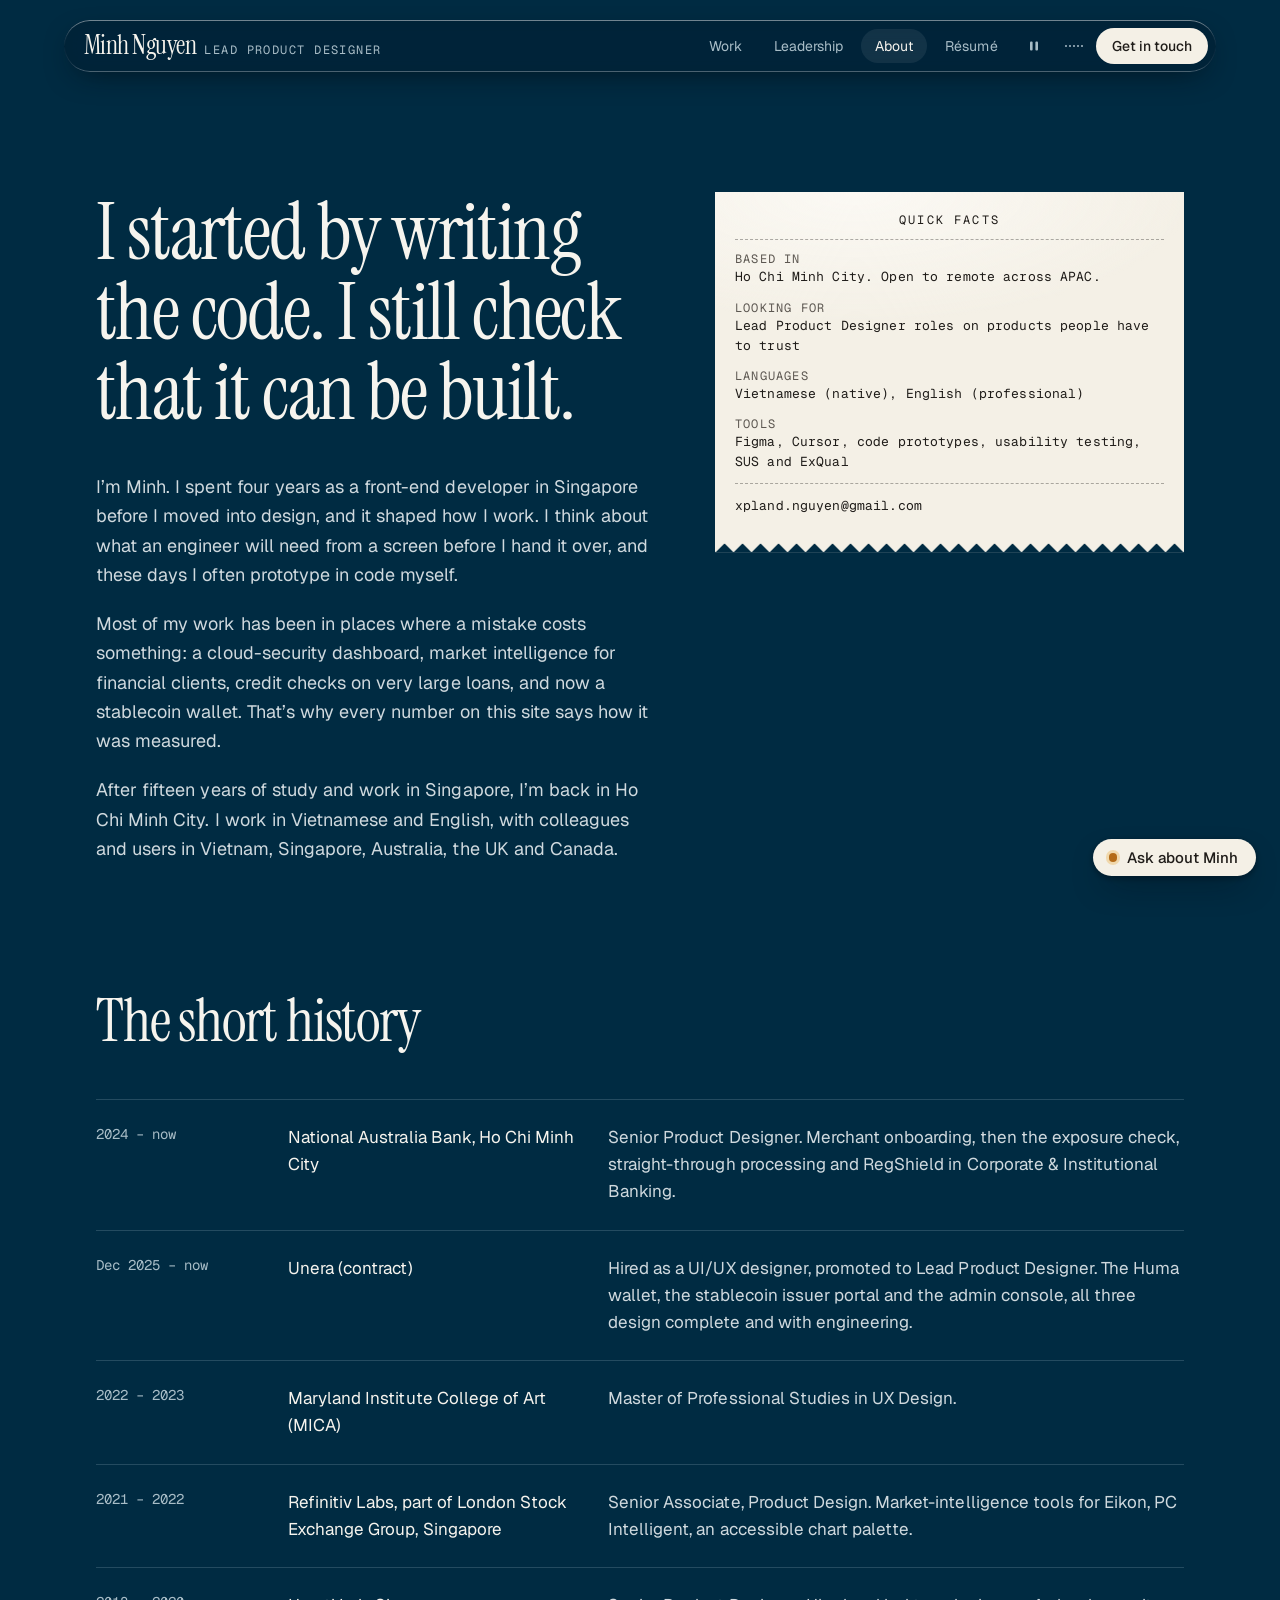
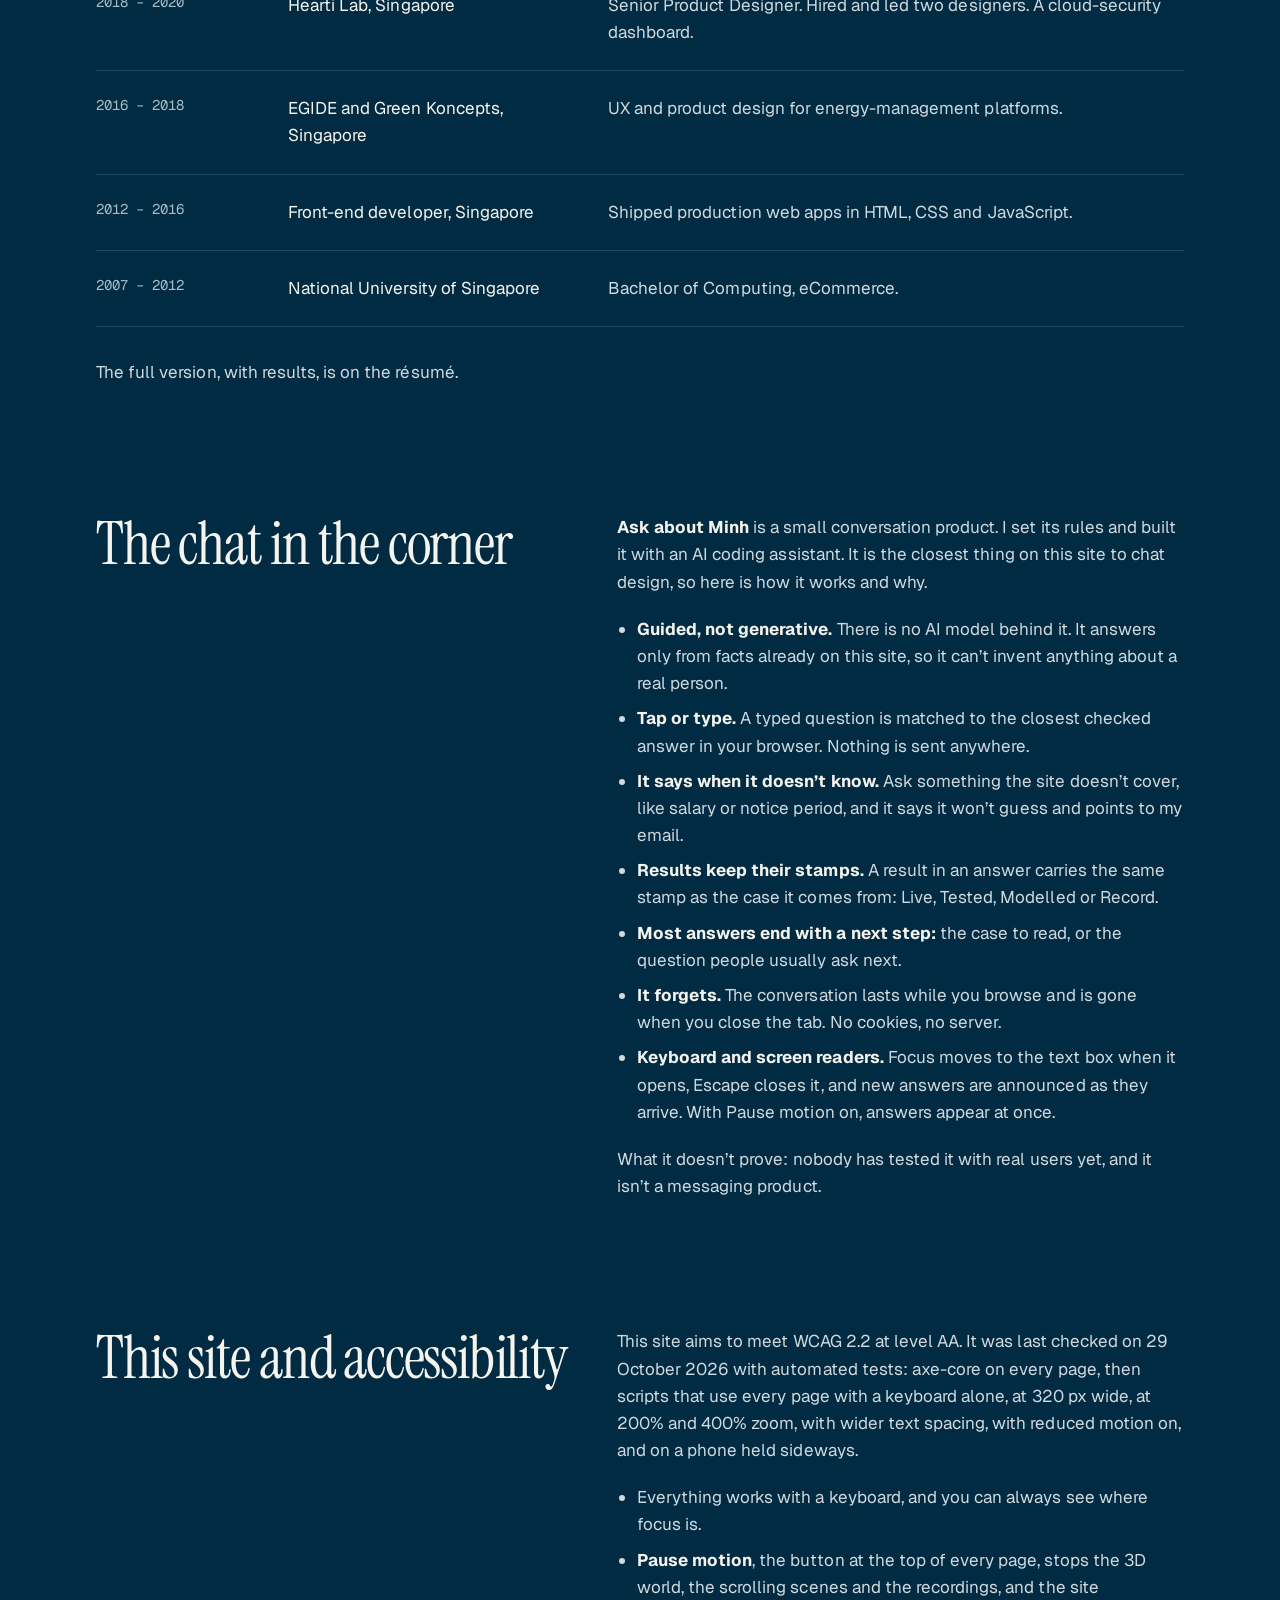
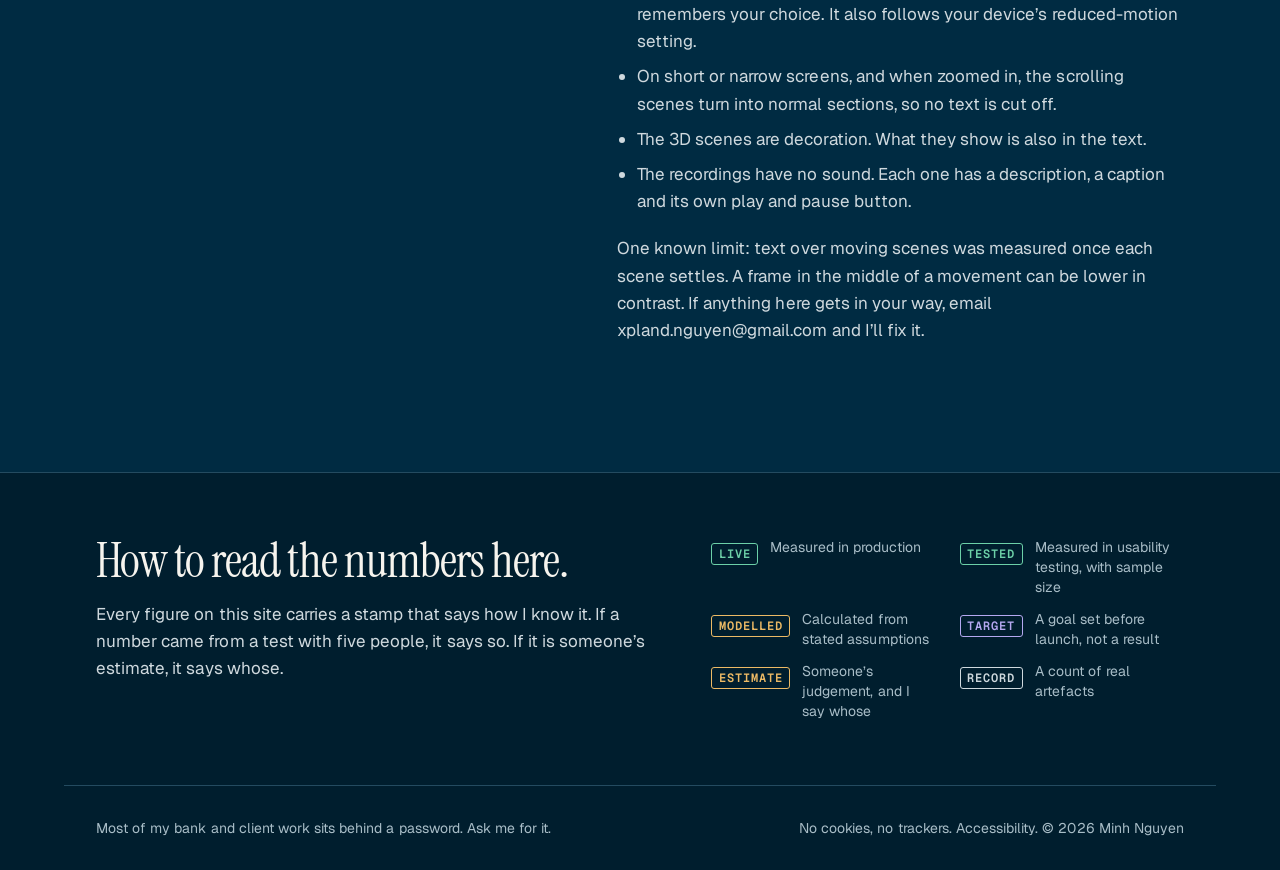
<file: about.html>
<!DOCTYPE html><html lang="en"><head><meta charset="utf-8"><meta name="viewport" content="width=device-width, initial-scale=1"><meta http-equiv="Content-Security-Policy" content="default-src 'self'; script-src 'self' 'sha256-1BvDVWLr3QCC20uHhUDi27eDFVJpk1uMQJGIWKUks2I=' 'sha256-UIrFqcaitjA3OKa9mHKajg3N+0Y7tW9+y0o3QmMFeZQ='; style-src 'self' 'unsafe-inline'; img-src 'self' data:; font-src 'self'; media-src 'self'; connect-src 'self'; object-src 'none'; base-uri 'self'; form-action 'none'"><meta name="referrer" content="strict-origin-when-cross-origin"><title>About · Minh Nguyen</title><meta name="description" content="About Minh Nguyen: a lead product designer in Ho Chi Minh City who started as a front-end developer and has spent ten years designing products people have to trust."><meta name="author" content="Minh Nguyen"><meta property="og:title" content="About · Minh Nguyen"><meta property="og:description" content="About Minh Nguyen: a lead product designer in Ho Chi Minh City who started as a front-end developer and has spent ten years designing products people have to trust."><meta property="og:type" content="website"><meta property="og:image" content="https://minhnguyenrenol.github.io/portfolio-window/og.png"><meta name="theme-color" content="#002a42"><link rel="icon" href="favicon.svg" type="image/svg+xml"><script src="boot.js"></script><link rel="stylesheet" href="./assets/Base.DAIhT--7.css"></head><body class="min-h-dvh"><a class="skip" href="#main">Skip to content</a><header class="fixed inset-x-0 top-0 z-50 px-4 pt-4 md:px-8 md:pt-5"><nav aria-label="Main" class="glass header-glass mx-auto max-w-6xl rounded-[26px] md:rounded-full"><div class="flex items-center justify-between gap-4 py-2 pl-5 pr-2"><a href="index.html" class="flex items-baseline gap-2 whitespace-nowrap text-chalk no-underline" aria-label="Minh Nguyen, home"><span class="display text-[1.6rem] leading-none">Minh Nguyen</span><span class="hidden font-mono text-xs uppercase tracking-[0.12em] text-fog lg:inline">Lead Product Designer</span></a><div class="flex items-center gap-1"><ul class="hidden items-center gap-1 md:flex"><li><a href="index.html#work" class="rounded-full px-3.5 py-2 text-sm no-underline transition-colors hover:text-chalk text-fog">Work</a></li><li><a href="leadership.html" class="rounded-full px-3.5 py-2 text-sm no-underline transition-colors hover:text-chalk text-fog">Leadership</a></li><li><a href="about.html" aria-current="page" class="rounded-full px-3.5 py-2 text-sm no-underline transition-colors hover:text-chalk text-chalk bg-white/[0.07]">About</a></li><li><a href="resume.html" class="rounded-full px-3.5 py-2 text-sm no-underline transition-colors hover:text-chalk text-fog">Résumé</a></li></ul><style>astro-island,astro-slot,astro-static-slot{display:contents}</style><script>(function(){let e=async e=>{await(await e())()};(self.Astro||(self.Astro={})).load=e,window.dispatchEvent(new Event(`astro:load`))})();</script><script>(function(){function e(t){"@babel/helpers - typeof";return e=typeof Symbol==`function`&&typeof Symbol.iterator==`symbol`?function(e){return typeof e}:function(e){return e&&typeof Symbol==`function`&&e.constructor===Symbol&&e!==Symbol.prototype?`symbol`:typeof e},e(t)}function t(t,n){if(e(t)!=`object`||!t)return t;var r=t[Symbol.toPrimitive];if(r!==void 0){var i=r.call(t,n||`default`);if(e(i)!=`object`)return i;throw TypeError(`@@toPrimitive must return a primitive value.`)}return(n===`string`?String:Number)(t)}function n(n){var r=t(n,`string`);return e(r)==`symbol`?r:r+``}function r(e,t,r){return(t=n(t))in e?Object.defineProperty(e,t,{value:r,enumerable:!0,configurable:!0,writable:!0}):e[t]=r,e}let i=/* @__PURE__ */ new Set([`__proto__`,`constructor`,`prototype`]);{let e={0:e=>a(e),1:e=>n(e),2:e=>new RegExp(e),3:e=>new Date(e),4:e=>new Map(n(e)),5:e=>new Set(n(e)),6:e=>BigInt(e),7:e=>new URL(e),8:e=>new Uint8Array(e),9:e=>new Uint16Array(e),10:e=>new Uint32Array(e),11:e=>1/0*e},t=t=>{let[n,r]=t;return n in e?e[n](r):void 0},n=e=>e.map(t),a=e=>typeof e!=`object`||!e?e:Object.fromEntries(Object.entries(e).map(([e,n])=>[e,t(n)]));class o extends HTMLElement{constructor(...e){super(...e),r(this,`Component`,void 0),r(this,`hydrator`,void 0),r(this,`hydrate`,async()=>{var e;if(!this.hydrator||!this.isConnected)return;let t=(e=this.parentElement)==null?void 0:e.closest(`astro-island[ssr]`);if(t){t.addEventListener(`astro:hydrate`,this.hydrate,{once:!0});return}let n=this.querySelectorAll(`astro-slot`),r={},i=this.querySelectorAll(`template[data-astro-template]`);for(let e of i){let t=e.closest(this.tagName);t!=null&&t.isSameNode(this)&&(r[e.getAttribute(`data-astro-template`)||`default`]=e.innerHTML,e.remove())}for(let e of n){let t=e.closest(this.tagName);t!=null&&t.isSameNode(this)&&(r[e.getAttribute(`name`)||`default`]=e.innerHTML)}let o;try{o=this.hasAttribute(`props`)?a(JSON.parse(this.getAttribute(`props`))):{}}catch(e){let t=this.getAttribute(`component-url`)||`<unknown>`,n=this.getAttribute(`component-export`);throw n&&(t+=` (export ${n})`),console.error(`[hydrate] Error parsing props for component ${t}`,this.getAttribute(`props`),e),e}await this.hydrator(this)(this.Component,o,r,{client:this.getAttribute(`client`)}),this.removeAttribute(`ssr`),this.dispatchEvent(new CustomEvent(`astro:hydrate`))}),r(this,`unmount`,()=>{this.isConnected||this.dispatchEvent(new CustomEvent(`astro:unmount`))})}disconnectedCallback(){document.removeEventListener(`astro:after-swap`,this.unmount),document.addEventListener(`astro:after-swap`,this.unmount,{once:!0})}connectedCallback(){if(!this.hasAttribute(`await-children`)||document.readyState===`interactive`||document.readyState===`complete`)this.childrenConnectedCallback();else{let e=()=>{document.removeEventListener(`DOMContentLoaded`,e),t.disconnect(),this.childrenConnectedCallback()},t=new MutationObserver(()=>{var t;((t=this.lastChild)==null?void 0:t.nodeType)===Node.COMMENT_NODE&&this.lastChild.nodeValue===`astro:end`&&(this.lastChild.remove(),e())});t.observe(this,{childList:!0}),document.addEventListener(`DOMContentLoaded`,e)}}async childrenConnectedCallback(){let e=this.getAttribute(`before-hydration-url`);e&&await import(e),this.start()}getRetryImportUrl(e){let t=new URL(e,document.baseURI);return t.searchParams.set(`astro-retry`,Date.now().toString()),t.toString()}async importWithRetry(e){try{return await import(e)}catch(t){return await new Promise(e=>setTimeout(e,1e3)),import(this.getRetryImportUrl(e))}}handleHydrationError(e){let t=this.getAttribute(`component-url`),n=new CustomEvent(`astro:hydration-error`,{cancelable:!0,bubbles:!0,composed:!0,detail:{error:e,componentUrl:t}});this.dispatchEvent(n)&&console.error(`[astro-island] Error hydrating ${t}`,e)}async start(){let e=JSON.parse(this.getAttribute(`opts`)),t=this.getAttribute(`client`);if(Astro[t]===void 0)window.addEventListener(`astro:${t}`,()=>this.start(),{once:!0});else try{await Astro[t](async()=>{let e=this.getAttribute(`renderer-url`);try{let[t,{default:n}]=await Promise.all([this.importWithRetry(this.getAttribute(`component-url`)),e?this.importWithRetry(e):Promise.resolve({default:()=>()=>{}})]),r=this.getAttribute(`component-export`)||`default`;if(r.includes(`.`)){this.Component=t;for(let e of r.split(`.`)){if(i.has(e)||!this.Component||typeof this.Component!=`object`&&typeof this.Component!=`function`||!Object.hasOwn(this.Component,e))throw Error(`Invalid component export path: ${r}`);this.Component=this.Component[e]}}else{if(i.has(r))throw Error(`Invalid component export path: ${r}`);this.Component=t[r]}return this.hydrator=n,this.hydrate}catch(e){return this.handleHydrationError(e),()=>{}}},e,this)}catch(e){this.handleHydrationError(e)}}attributeChangedCallback(){this.hydrate()}}r(o,`observedAttributes`,[`props`]),customElements.get(`astro-island`)||customElements.define(`astro-island`,o)}})();</script><astro-island uid="Z14yjh3" prefix="r4" component-url="./assets/MotionToggle.DZvroh76.js" component-export="default" renderer-url="./assets/client.DKhQzRHo.js" props="{}" ssr client="load" opts="{&quot;name&quot;:&quot;MotionToggle&quot;,&quot;value&quot;:true}" await-children><button type="button" aria-pressed="false" aria-label="Pause motion" title="Pause motion" class="grid h-9 w-9 place-items-center rounded-full text-fog transition-colors hover:text-chalk"><svg width="16" height="16" viewBox="0 0 16 16" aria-hidden="true"><g fill="currentColor"><rect x="4" y="3.5" width="2.6" height="9" rx="1"></rect><rect x="9.4" y="3.5" width="2.6" height="9" rx="1"></rect></g></svg></button><!--astro:end--></astro-island><astro-island uid="Z1srwuE" prefix="r5" component-url="./assets/SoundToggle.DpTjMWbg.js" component-export="default" renderer-url="./assets/client.DKhQzRHo.js" props="{}" ssr client="load" opts="{&quot;name&quot;:&quot;SoundToggle&quot;,&quot;value&quot;:true}" await-children><button type="button" aria-pressed="false" aria-label="Sound" title="Sound off" class="group grid h-9 w-9 place-items-center rounded-full text-fog transition-colors hover:text-chalk"><svg width="20" height="14" viewBox="0 0 20 14" aria-hidden="true"><rect x="1" width="2" rx="1" fill="currentColor" y="6" height="2" class=""></rect><rect x="5" width="2" rx="1" fill="currentColor" y="6" height="2" class=""></rect><rect x="9" width="2" rx="1" fill="currentColor" y="6" height="2" class=""></rect><rect x="13" width="2" rx="1" fill="currentColor" y="6" height="2" class=""></rect><rect x="17" width="2" rx="1" fill="currentColor" y="6" height="2" class=""></rect></svg></button><!--astro:end--></astro-island><a href="mailto:xpland.nguyen@gmail.com" class="whitespace-nowrap rounded-full bg-paper px-4 py-2 text-sm font-medium text-ink no-underline transition-transform hover:scale-[1.03]">Get in touch</a></div></div><ul class="flex justify-center gap-1 border-t border-white/10 px-2 py-1.5 md:hidden" aria-label="Sections"><li><a href="index.html#work" class="block rounded-full px-3 py-1.5 text-[0.8125rem] no-underline text-fog">Work</a></li><li><a href="leadership.html" class="block rounded-full px-3 py-1.5 text-[0.8125rem] no-underline text-fog">Leadership</a></li><li><a href="about.html" aria-current="page" class="block rounded-full px-3 py-1.5 text-[0.8125rem] no-underline bg-white/[0.08] text-chalk">About</a></li><li><a href="resume.html" class="block rounded-full px-3 py-1.5 text-[0.8125rem] no-underline text-fog">Résumé</a></li></ul></nav></header><main id="main" tabindex="-1"><section class="mx-auto max-w-6xl px-5 pt-40 md:px-8 md:pt-48"><div class="grid gap-14 lg:grid-cols-[1.2fr_1fr]"><div><h1 class="display rise max-w-[16ch] text-[3rem] sm:text-6xl lg:text-[5rem]">I started by writing the code. I still check that it can be built.</h1><div class="rise rise-1 mt-10 max-w-[60ch] space-y-5 text-lg leading-relaxed text-mist"><p>I’m Minh. I spent four years as a front-end developer in Singapore before I moved into design, and it shaped how I work. I think about what an engineer will need from a screen before I hand it over, and these days I often prototype in code myself.</p><p>Most of my work has been in places where a mistake costs something: a cloud-security dashboard, market intelligence for financial clients, credit checks on very large loans, and now a stablecoin wallet. That’s why every number on this site says how it was measured.</p><p>After fifteen years of study and work in Singapore, I’m back in Ho Chi Minh City. I work in Vietnamese and English, with colleagues and users in Vietnam, Singapore, Australia, the UK and Canada.</p></div></div><aside class="paper rise rise-2 self-start px-5 pt-5" aria-label="Quick facts"><div class="text-center text-xs tracking-[0.18em]">QUICK FACTS</div><hr><dl class="space-y-3"><div><dt class="meta text-xs tracking-[0.1em]">BASED IN</dt><dd>Ho Chi Minh City. Open to remote across APAC.</dd></div><div><dt class="meta text-xs tracking-[0.1em]">LOOKING FOR</dt><dd>Lead Product Designer roles on products people have to trust</dd></div><div><dt class="meta text-xs tracking-[0.1em]">LANGUAGES</dt><dd>Vietnamese (native), English (professional)</dd></div><div><dt class="meta text-xs tracking-[0.1em]">TOOLS</dt><dd>Figma, Cursor, code prototypes, usability testing, SUS and ExQual</dd></div></dl><hr><a href="mailto:xpland.nguyen@gmail.com" class="block break-all pb-2 text-ink">xpland.nguyen@gmail.com</a></aside></div></section><section class="mx-auto mt-32 max-w-6xl px-5 md:px-8" aria-labelledby="tl-title"><h2 id="tl-title" class="display text-4xl md:text-6xl">The short history</h2><ol class="mt-12 divide-y divide-rule border-y border-rule"><li class="grid gap-2 py-6 md:grid-cols-[10rem_18rem_1fr] md:gap-8"><span class="tabular font-mono text-sm text-fog">2024 – now</span><span class="text-chalk">National Australia Bank, Ho Chi Minh City</span><span class="text-mist">Senior Product Designer. Merchant onboarding, then the exposure check, straight-through processing and RegShield in Corporate &amp; Institutional Banking.</span></li><li class="grid gap-2 py-6 md:grid-cols-[10rem_18rem_1fr] md:gap-8"><span class="tabular font-mono text-sm text-fog">Dec 2025 – now</span><span class="text-chalk">Unera (contract)</span><span class="text-mist">Hired as a UI/UX designer, promoted to Lead Product Designer. The Huma wallet, the stablecoin issuer portal and the admin console, all three design complete and with engineering.</span></li><li class="grid gap-2 py-6 md:grid-cols-[10rem_18rem_1fr] md:gap-8"><span class="tabular font-mono text-sm text-fog">2022 – 2023</span><span class="text-chalk">Maryland Institute College of Art (MICA)</span><span class="text-mist">Master of Professional Studies in UX Design.</span></li><li class="grid gap-2 py-6 md:grid-cols-[10rem_18rem_1fr] md:gap-8"><span class="tabular font-mono text-sm text-fog">2021 – 2022</span><span class="text-chalk">Refinitiv Labs, part of London Stock Exchange Group, Singapore</span><span class="text-mist">Senior Associate, Product Design. Market-intelligence tools for Eikon, PC Intelligent, an accessible chart palette.</span></li><li class="grid gap-2 py-6 md:grid-cols-[10rem_18rem_1fr] md:gap-8"><span class="tabular font-mono text-sm text-fog">2018 – 2020</span><span class="text-chalk">Hearti Lab, Singapore</span><span class="text-mist">Senior Product Designer. Hired and led two designers. A cloud-security dashboard.</span></li><li class="grid gap-2 py-6 md:grid-cols-[10rem_18rem_1fr] md:gap-8"><span class="tabular font-mono text-sm text-fog">2016 – 2018</span><span class="text-chalk">EGIDE and Green Koncepts, Singapore</span><span class="text-mist">UX and product design for energy-management platforms.</span></li><li class="grid gap-2 py-6 md:grid-cols-[10rem_18rem_1fr] md:gap-8"><span class="tabular font-mono text-sm text-fog">2012 – 2016</span><span class="text-chalk">Front-end developer, Singapore</span><span class="text-mist">Shipped production web apps in HTML, CSS and JavaScript.</span></li><li class="grid gap-2 py-6 md:grid-cols-[10rem_18rem_1fr] md:gap-8"><span class="tabular font-mono text-sm text-fog">2007 – 2012</span><span class="text-chalk">National University of Singapore</span><span class="text-mist">Bachelor of Computing, eCommerce.</span></li></ol><p class="mt-8 text-mist">The full version, with results, is on the <a href="resume.html">résumé</a>.</p></section><section id="chat" class="mx-auto mt-32 max-w-6xl px-5 md:px-8" aria-labelledby="chat-title-about"><div class="grid gap-12 md:grid-cols-[1fr_1.2fr]"><h2 id="chat-title-about" class="display text-4xl md:text-6xl">The chat in the corner</h2><div class="space-y-5 text-mist"><p><strong class="text-chalk">Ask about Minh</strong> is a small conversation product. I set its rules and built it with an AI coding assistant. It is the closest thing on this site to chat design, so here is how it works and why.</p><ul class="list-disc space-y-2 pl-5"><li><strong class="text-chalk">Guided, not generative.</strong> There is no AI model behind it. It answers only from facts already on this site, so it can’t invent anything about a real person.</li><li><strong class="text-chalk">Tap or type.</strong> A typed question is matched to the closest checked answer in your browser. Nothing is sent anywhere.</li><li><strong class="text-chalk">It says when it doesn’t know.</strong> Ask something the site doesn’t cover, like salary or notice period, and it says it won’t guess and points to my email.</li><li><strong class="text-chalk">Results keep their stamps.</strong> A result in an answer carries the same stamp as the case it comes from: Live, Tested, Modelled or Record.</li><li><strong class="text-chalk">Most answers end with a next step:</strong> the case to read, or the question people usually ask next.</li><li><strong class="text-chalk">It forgets.</strong> The conversation lasts while you browse and is gone when you close the tab. No cookies, no server.</li><li><strong class="text-chalk">Keyboard and screen readers.</strong> Focus moves to the text box when it opens, Escape closes it, and new answers are announced as they arrive. With Pause motion on, answers appear at once.</li></ul><p>What it doesn’t prove: nobody has tested it with real users yet, and it isn’t a messaging product.</p></div></div></section><section id="accessibility" class="mx-auto mt-32 max-w-6xl px-5 md:px-8" aria-labelledby="a11y-title"><div class="grid gap-12 md:grid-cols-[1fr_1.2fr]"><h2 id="a11y-title" class="display text-4xl md:text-6xl">This site and accessibility</h2><div class="space-y-5 text-mist"><p>This site aims to meet WCAG 2.2 at level AA. It was last checked on 29 October 2026 with automated tests: axe-core on every page, then scripts that use every page with a keyboard alone, at 320 px wide, at 200% and 400% zoom, with wider text spacing, with reduced motion on, and on a phone held sideways.</p><ul class="list-disc space-y-2 pl-5"><li>Everything works with a keyboard, and you can always see where focus is.</li><li><strong class="text-chalk">Pause motion</strong>, the button at the top of every page, stops the 3D world, the scrolling scenes and the recordings, and the site remembers your choice. It also follows your device’s reduced-motion setting.</li><li>On short or narrow screens, and when zoomed in, the scrolling scenes turn into normal sections, so no text is cut off.</li><li>The 3D scenes are decoration. What they show is also in the text.</li><li>The recordings have no sound. Each one has a description, a caption and its own play and pause button.</li></ul><p>One known limit: text over moving scenes was measured once each scene settles. A frame in the middle of a movement can be lower in contrast. If anything here gets in your way, email <a href="mailto:xpland.nguyen@gmail.com">xpland.nguyen@gmail.com</a> and I’ll fix it.</p></div></div></section></main><astro-island uid="1XdsTC" prefix="r6" component-url="./assets/MotionNote.BcAdveHU.js" component-export="default" renderer-url="./assets/client.DKhQzRHo.js" props="{}" ssr client="load" opts="{&quot;name&quot;:&quot;MotionNote&quot;,&quot;value&quot;:true}"></astro-island><astro-island uid="1dAqa4" prefix="r7" component-url="./assets/Chat.D81wzuBE.js" component-export="default" renderer-url="./assets/client.DKhQzRHo.js" props="{}" ssr client="load" opts="{&quot;name&quot;:&quot;Chat&quot;,&quot;value&quot;:true}" await-children><button type="button" class="chat-launcher" aria-expanded="false" aria-controls="chat-panel"><span class="chat-dot" aria-hidden="true"></span>Ask about Minh</button><section id="chat-panel" role="dialog" aria-modal="false" aria-labelledby="chat-title" class="chat-panel" hidden=""><div class="flex items-center justify-between gap-3 border-b border-white/10 px-4 py-3"><div><h2 id="chat-title" class="text-[0.9375rem] font-medium text-chalk">Ask about Minh</h2><p class="font-mono text-xs uppercase tracking-[0.1em] text-fog">Checked answers only</p></div><div class="flex items-center gap-1"><button type="button" class="chat-icon" aria-label="Start over" title="Start over"><svg width="16" height="16" viewBox="0 0 16 16" aria-hidden="true"><path d="M3 8a5 5 0 1 0 1.6-3.7M3 2.5v2.8h2.8" fill="none" stroke="currentColor" stroke-width="1.5" stroke-linecap="round" stroke-linejoin="round"></path></svg></button><button type="button" class="chat-icon" aria-label="Close chat" title="Close"><svg width="16" height="16" viewBox="0 0 16 16" aria-hidden="true"><path d="M4 4l8 8M12 4l-8 8" stroke="currentColor" stroke-width="1.5" stroke-linecap="round"></path></svg></button></div></div><div class="chat-log" role="log" aria-live="polite" aria-relevant="additions" tabindex="0" aria-label="Conversation"></div><form class="flex items-center gap-2 border-t border-white/10 p-3"><label for="chat-input" class="sr-only">Type a question about Minh</label><input id="chat-input" placeholder="Ask anything about Minh" autoComplete="off" maxLength="300" class="chat-input" value=""/><button type="submit" class="chat-send" aria-label="Send" disabled=""><svg width="18" height="18" viewBox="0 0 18 18" aria-hidden="true"><path d="M3 9h11M10 4.5L14.5 9 10 13.5" fill="none" stroke="currentColor" stroke-width="1.7" stroke-linecap="round" stroke-linejoin="round"></path></svg></button></form></section><!--astro:end--></astro-island><footer class="mt-32 border-t border-rule bg-night"><div class="mx-auto grid max-w-6xl gap-12 px-5 py-16 md:grid-cols-[1.2fr_1fr] md:px-8"><div><p class="display text-4xl md:text-5xl">How to read the numbers here.</p><p class="mt-4 max-w-[52ch] text-mist">Every figure on this site carries a stamp that says how I know it. If a number came from a test with five people, it says so. If it is someone’s estimate, it says whose.</p></div><dl class="grid grid-cols-1 gap-x-6 gap-y-3 sm:grid-cols-2"><div class="flex items-start gap-3"><dt class="shrink-0 pt-0.5"><span class="stamp" data-k="live">Live</span></dt><dd class="text-sm text-fog">Measured in production</dd></div><div class="flex items-start gap-3"><dt class="shrink-0 pt-0.5"><span class="stamp" data-k="tested">Tested</span></dt><dd class="text-sm text-fog">Measured in usability testing, with sample size</dd></div><div class="flex items-start gap-3"><dt class="shrink-0 pt-0.5"><span class="stamp" data-k="modelled">Modelled</span></dt><dd class="text-sm text-fog">Calculated from stated assumptions</dd></div><div class="flex items-start gap-3"><dt class="shrink-0 pt-0.5"><span class="stamp" data-k="target">Target</span></dt><dd class="text-sm text-fog">A goal set before launch, not a result</dd></div><div class="flex items-start gap-3"><dt class="shrink-0 pt-0.5"><span class="stamp" data-k="estimate">Estimate</span></dt><dd class="text-sm text-fog">Someone’s judgement, and I say whose</dd></div><div class="flex items-start gap-3"><dt class="shrink-0 pt-0.5"><span class="stamp" data-k="record">Record</span></dt><dd class="text-sm text-fog">A count of real artefacts</dd></div></dl></div><div class="mx-auto flex max-w-6xl flex-col gap-3 border-t border-rule px-5 py-8 text-sm text-fog md:flex-row md:items-center md:justify-between md:px-8"><p>Most of my bank and client work sits behind a password. Ask me for it.</p><p>No cookies, no trackers. <a href="about.html#accessibility">Accessibility</a>. © 2026 Minh Nguyen</p></div></footer></body></html>
</file>
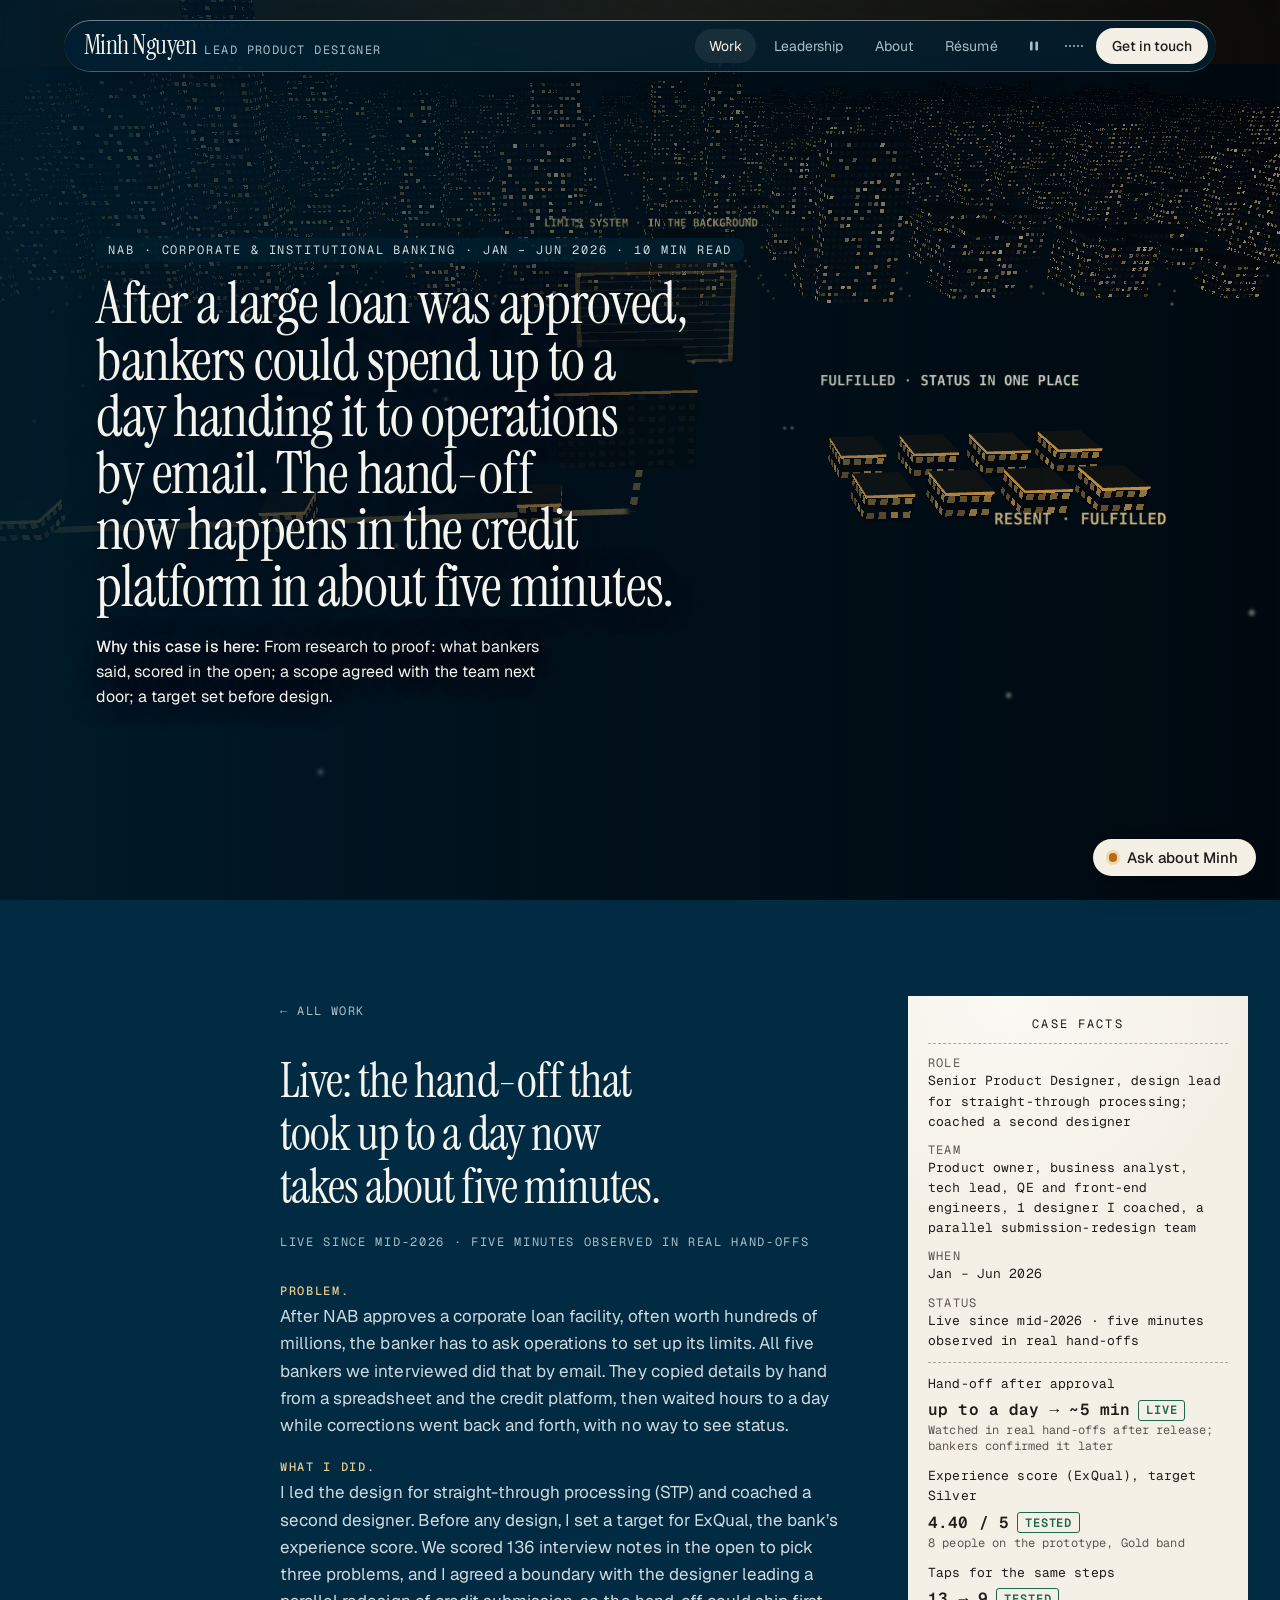
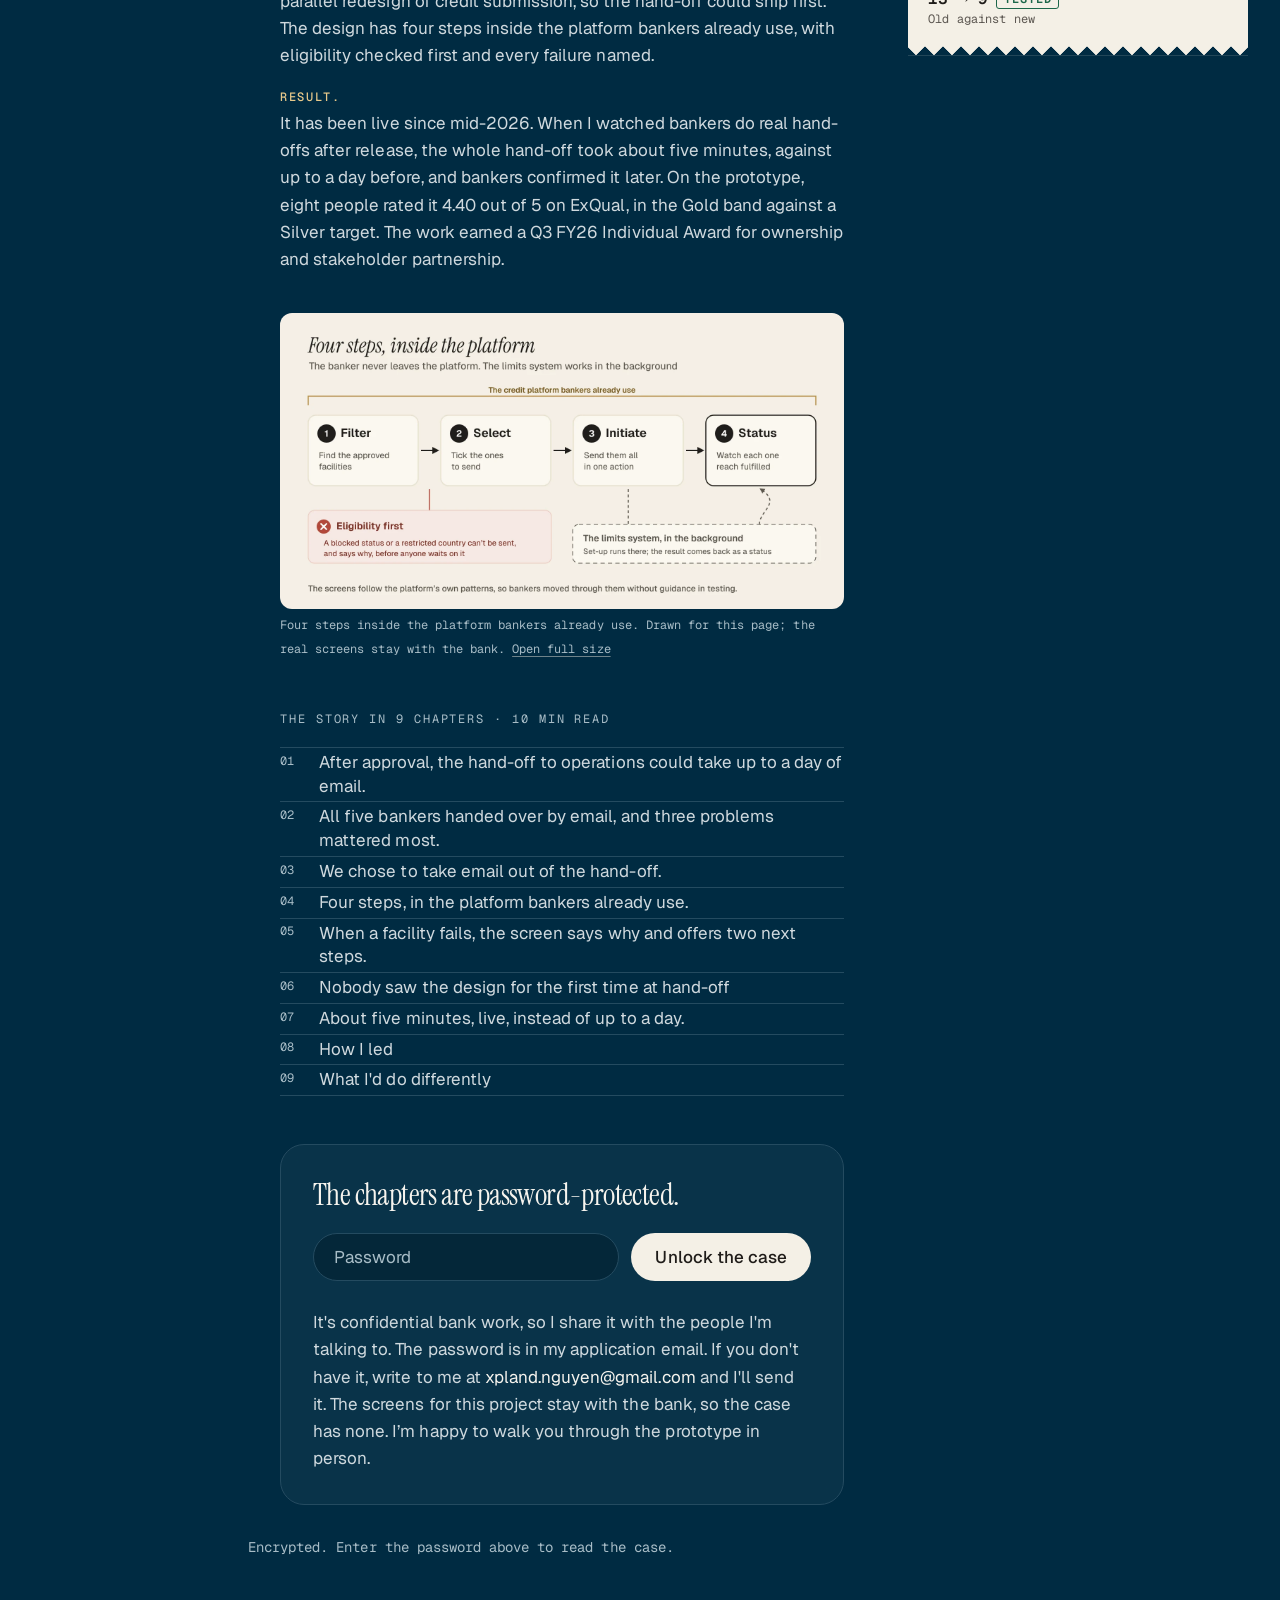
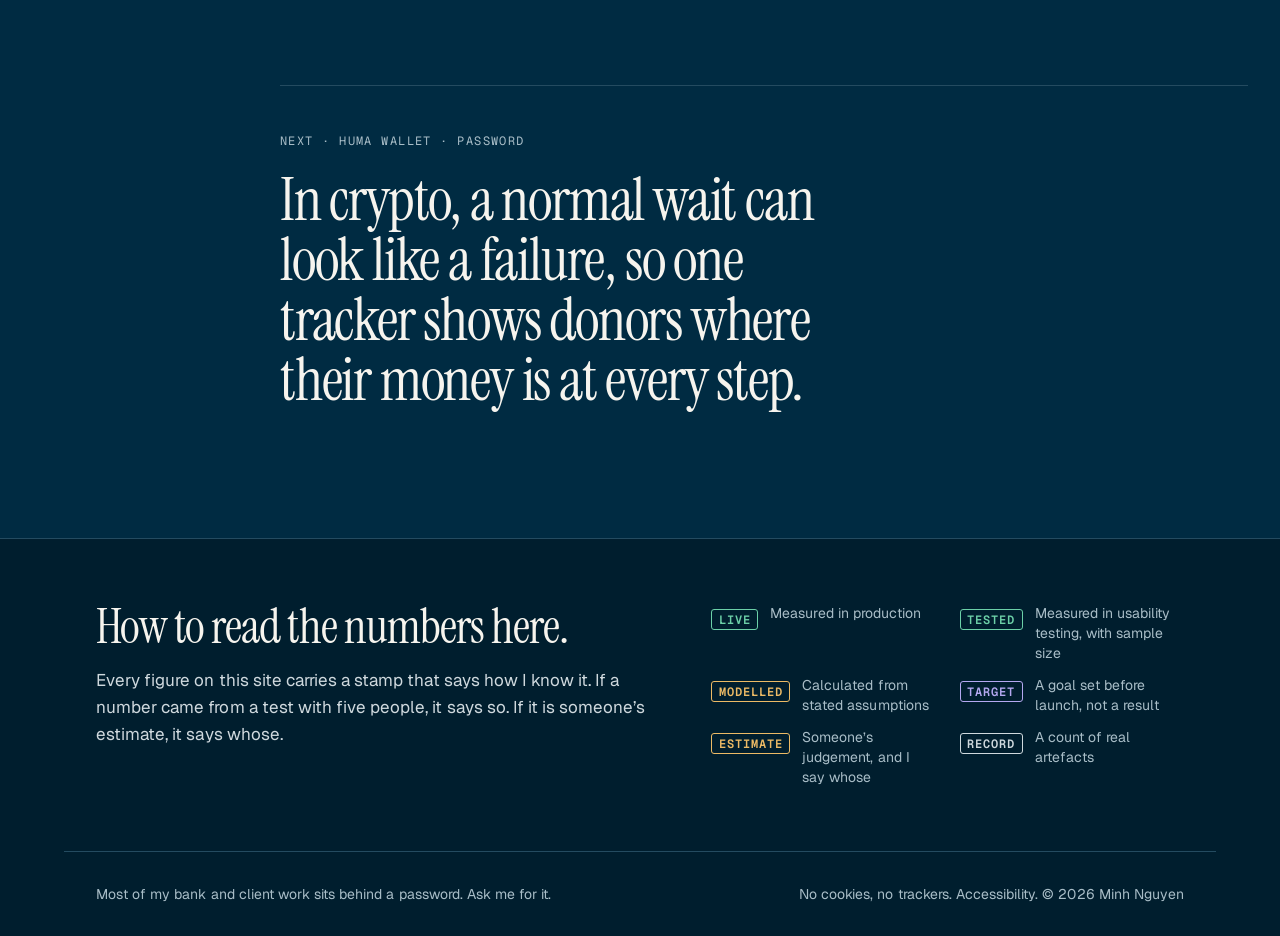
<file: credit-workflows.html>
<!DOCTYPE html><html lang="en"><head><meta charset="utf-8"><meta name="viewport" content="width=device-width, initial-scale=1"><meta http-equiv="Content-Security-Policy" content="default-src 'self'; script-src 'self' 'sha256-1BvDVWLr3QCC20uHhUDi27eDFVJpk1uMQJGIWKUks2I=' 'sha256-UIrFqcaitjA3OKa9mHKajg3N+0Y7tW9+y0o3QmMFeZQ=' 'sha256-0O7iB6zr9x0r6X6eWYITC9V5q+yWCGAoFvcysBGbY9Q='; style-src 'self' 'unsafe-inline'; img-src 'self' data:; font-src 'self'; media-src 'self'; connect-src 'self'; object-src 'none'; base-uri 'self'; form-action 'none'"><meta name="referrer" content="strict-origin-when-cross-origin"><title>Straight-through processing · Minh Nguyen</title><meta name="description" content="Straight-through processing: After a large loan was approved, bankers could spend up to a day handing it to operations by email. The hand-off now happens in the credit platform in about five minutes."><meta name="author" content="Minh Nguyen"><meta property="og:title" content="Straight-through processing · Minh Nguyen"><meta property="og:description" content="Straight-through processing: After a large loan was approved, bankers could spend up to a day handing it to operations by email. The hand-off now happens in the credit platform in about five minutes."><meta property="og:type" content="website"><meta property="og:image" content="https://minhnguyenrenol.github.io/portfolio-window/og.png"><meta name="theme-color" content="#002a42"><link rel="icon" href="favicon.svg" type="image/svg+xml"><script src="boot.js"></script><link rel="stylesheet" href="./assets/Base.DAIhT--7.css"><link rel="stylesheet" href="./assets/_slug_.BS_zkwzv.css"></head><body class="min-h-dvh"><a class="skip" href="#main">Skip to content</a><style>astro-island,astro-slot,astro-static-slot{display:contents}</style><script>(function(){let e=async e=>{await(await e())()};(self.Astro||(self.Astro={})).load=e,window.dispatchEvent(new Event(`astro:load`))})();</script><script>(function(){function e(t){"@babel/helpers - typeof";return e=typeof Symbol==`function`&&typeof Symbol.iterator==`symbol`?function(e){return typeof e}:function(e){return e&&typeof Symbol==`function`&&e.constructor===Symbol&&e!==Symbol.prototype?`symbol`:typeof e},e(t)}function t(t,n){if(e(t)!=`object`||!t)return t;var r=t[Symbol.toPrimitive];if(r!==void 0){var i=r.call(t,n||`default`);if(e(i)!=`object`)return i;throw TypeError(`@@toPrimitive must return a primitive value.`)}return(n===`string`?String:Number)(t)}function n(n){var r=t(n,`string`);return e(r)==`symbol`?r:r+``}function r(e,t,r){return(t=n(t))in e?Object.defineProperty(e,t,{value:r,enumerable:!0,configurable:!0,writable:!0}):e[t]=r,e}let i=/* @__PURE__ */ new Set([`__proto__`,`constructor`,`prototype`]);{let e={0:e=>a(e),1:e=>n(e),2:e=>new RegExp(e),3:e=>new Date(e),4:e=>new Map(n(e)),5:e=>new Set(n(e)),6:e=>BigInt(e),7:e=>new URL(e),8:e=>new Uint8Array(e),9:e=>new Uint16Array(e),10:e=>new Uint32Array(e),11:e=>1/0*e},t=t=>{let[n,r]=t;return n in e?e[n](r):void 0},n=e=>e.map(t),a=e=>typeof e!=`object`||!e?e:Object.fromEntries(Object.entries(e).map(([e,n])=>[e,t(n)]));class o extends HTMLElement{constructor(...e){super(...e),r(this,`Component`,void 0),r(this,`hydrator`,void 0),r(this,`hydrate`,async()=>{var e;if(!this.hydrator||!this.isConnected)return;let t=(e=this.parentElement)==null?void 0:e.closest(`astro-island[ssr]`);if(t){t.addEventListener(`astro:hydrate`,this.hydrate,{once:!0});return}let n=this.querySelectorAll(`astro-slot`),r={},i=this.querySelectorAll(`template[data-astro-template]`);for(let e of i){let t=e.closest(this.tagName);t!=null&&t.isSameNode(this)&&(r[e.getAttribute(`data-astro-template`)||`default`]=e.innerHTML,e.remove())}for(let e of n){let t=e.closest(this.tagName);t!=null&&t.isSameNode(this)&&(r[e.getAttribute(`name`)||`default`]=e.innerHTML)}let o;try{o=this.hasAttribute(`props`)?a(JSON.parse(this.getAttribute(`props`))):{}}catch(e){let t=this.getAttribute(`component-url`)||`<unknown>`,n=this.getAttribute(`component-export`);throw n&&(t+=` (export ${n})`),console.error(`[hydrate] Error parsing props for component ${t}`,this.getAttribute(`props`),e),e}await this.hydrator(this)(this.Component,o,r,{client:this.getAttribute(`client`)}),this.removeAttribute(`ssr`),this.dispatchEvent(new CustomEvent(`astro:hydrate`))}),r(this,`unmount`,()=>{this.isConnected||this.dispatchEvent(new CustomEvent(`astro:unmount`))})}disconnectedCallback(){document.removeEventListener(`astro:after-swap`,this.unmount),document.addEventListener(`astro:after-swap`,this.unmount,{once:!0})}connectedCallback(){if(!this.hasAttribute(`await-children`)||document.readyState===`interactive`||document.readyState===`complete`)this.childrenConnectedCallback();else{let e=()=>{document.removeEventListener(`DOMContentLoaded`,e),t.disconnect(),this.childrenConnectedCallback()},t=new MutationObserver(()=>{var t;((t=this.lastChild)==null?void 0:t.nodeType)===Node.COMMENT_NODE&&this.lastChild.nodeValue===`astro:end`&&(this.lastChild.remove(),e())});t.observe(this,{childList:!0}),document.addEventListener(`DOMContentLoaded`,e)}}async childrenConnectedCallback(){let e=this.getAttribute(`before-hydration-url`);e&&await import(e),this.start()}getRetryImportUrl(e){let t=new URL(e,document.baseURI);return t.searchParams.set(`astro-retry`,Date.now().toString()),t.toString()}async importWithRetry(e){try{return await import(e)}catch(t){return await new Promise(e=>setTimeout(e,1e3)),import(this.getRetryImportUrl(e))}}handleHydrationError(e){let t=this.getAttribute(`component-url`),n=new CustomEvent(`astro:hydration-error`,{cancelable:!0,bubbles:!0,composed:!0,detail:{error:e,componentUrl:t}});this.dispatchEvent(n)&&console.error(`[astro-island] Error hydrating ${t}`,e)}async start(){let e=JSON.parse(this.getAttribute(`opts`)),t=this.getAttribute(`client`);if(Astro[t]===void 0)window.addEventListener(`astro:${t}`,()=>this.start(),{once:!0});else try{await Astro[t](async()=>{let e=this.getAttribute(`renderer-url`);try{let[t,{default:n}]=await Promise.all([this.importWithRetry(this.getAttribute(`component-url`)),e?this.importWithRetry(e):Promise.resolve({default:()=>()=>{}})]),r=this.getAttribute(`component-export`)||`default`;if(r.includes(`.`)){this.Component=t;for(let e of r.split(`.`)){if(i.has(e)||!this.Component||typeof this.Component!=`object`&&typeof this.Component!=`function`||!Object.hasOwn(this.Component,e))throw Error(`Invalid component export path: ${r}`);this.Component=this.Component[e]}}else{if(i.has(r))throw Error(`Invalid component export path: ${r}`);this.Component=t[r]}return this.hydrator=n,this.hydrate}catch(e){return this.handleHydrationError(e),()=>{}}},e,this)}catch(e){this.handleHydrationError(e)}}attributeChangedCallback(){this.hydrate()}}r(o,`observedAttributes`,[`props`]),customElements.get(`astro-island`)||customElements.define(`astro-island`,o)}})();</script><astro-island uid="Zz5KBG" prefix="r21" component-url="./assets/World.DWk5gvzu.js" component-export="default" renderer-url="./assets/client.DKhQzRHo.js" props="{&quot;story&quot;:[0,&quot;A&quot;],&quot;page&quot;:[0,&quot;case&quot;],&quot;piece&quot;:[0,&quot;handoff&quot;]}" ssr client="load" opts="{&quot;name&quot;:&quot;World&quot;,&quot;value&quot;:true}" await-children><canvas class="world-canvas" aria-hidden="true"></canvas><!--astro:end--></astro-island><header class="fixed inset-x-0 top-0 z-50 px-4 pt-4 md:px-8 md:pt-5"><nav aria-label="Main" class="glass header-glass mx-auto max-w-6xl rounded-[26px] md:rounded-full"><div class="flex items-center justify-between gap-4 py-2 pl-5 pr-2"><a href="index.html" class="flex items-baseline gap-2 whitespace-nowrap text-chalk no-underline" aria-label="Minh Nguyen, home"><span class="display text-[1.6rem] leading-none">Minh Nguyen</span><span class="hidden font-mono text-xs uppercase tracking-[0.12em] text-fog lg:inline">Lead Product Designer</span></a><div class="flex items-center gap-1"><ul class="hidden items-center gap-1 md:flex"><li><a href="index.html#work" aria-current="page" class="rounded-full px-3.5 py-2 text-sm no-underline transition-colors hover:text-chalk text-chalk bg-white/[0.07]">Work</a></li><li><a href="leadership.html" class="rounded-full px-3.5 py-2 text-sm no-underline transition-colors hover:text-chalk text-fog">Leadership</a></li><li><a href="about.html" class="rounded-full px-3.5 py-2 text-sm no-underline transition-colors hover:text-chalk text-fog">About</a></li><li><a href="resume.html" class="rounded-full px-3.5 py-2 text-sm no-underline transition-colors hover:text-chalk text-fog">Résumé</a></li></ul><astro-island uid="Z14yjh3" prefix="r22" component-url="./assets/MotionToggle.DZvroh76.js" component-export="default" renderer-url="./assets/client.DKhQzRHo.js" props="{}" ssr client="load" opts="{&quot;name&quot;:&quot;MotionToggle&quot;,&quot;value&quot;:true}" await-children><button type="button" aria-pressed="false" aria-label="Pause motion" title="Pause motion" class="grid h-9 w-9 place-items-center rounded-full text-fog transition-colors hover:text-chalk"><svg width="16" height="16" viewBox="0 0 16 16" aria-hidden="true"><g fill="currentColor"><rect x="4" y="3.5" width="2.6" height="9" rx="1"></rect><rect x="9.4" y="3.5" width="2.6" height="9" rx="1"></rect></g></svg></button><!--astro:end--></astro-island><astro-island uid="Z1srwuE" prefix="r23" component-url="./assets/SoundToggle.DpTjMWbg.js" component-export="default" renderer-url="./assets/client.DKhQzRHo.js" props="{}" ssr client="load" opts="{&quot;name&quot;:&quot;SoundToggle&quot;,&quot;value&quot;:true}" await-children><button type="button" aria-pressed="false" aria-label="Sound" title="Sound off" class="group grid h-9 w-9 place-items-center rounded-full text-fog transition-colors hover:text-chalk"><svg width="20" height="14" viewBox="0 0 20 14" aria-hidden="true"><rect x="1" width="2" rx="1" fill="currentColor" y="6" height="2" class=""></rect><rect x="5" width="2" rx="1" fill="currentColor" y="6" height="2" class=""></rect><rect x="9" width="2" rx="1" fill="currentColor" y="6" height="2" class=""></rect><rect x="13" width="2" rx="1" fill="currentColor" y="6" height="2" class=""></rect><rect x="17" width="2" rx="1" fill="currentColor" y="6" height="2" class=""></rect></svg></button><!--astro:end--></astro-island><a href="mailto:xpland.nguyen@gmail.com" class="whitespace-nowrap rounded-full bg-paper px-4 py-2 text-sm font-medium text-ink no-underline transition-transform hover:scale-[1.03]">Get in touch</a></div></div><ul class="flex justify-center gap-1 border-t border-white/10 px-2 py-1.5 md:hidden" aria-label="Sections"><li><a href="index.html#work" aria-current="page" class="block rounded-full px-3 py-1.5 text-[0.8125rem] no-underline bg-white/[0.08] text-chalk">Work</a></li><li><a href="leadership.html" class="block rounded-full px-3 py-1.5 text-[0.8125rem] no-underline text-fog">Leadership</a></li><li><a href="about.html" class="block rounded-full px-3 py-1.5 text-[0.8125rem] no-underline text-fog">About</a></li><li><a href="resume.html" class="block rounded-full px-3 py-1.5 text-[0.8125rem] no-underline text-fog">Résumé</a></li></ul></nav></header><main id="main" tabindex="-1"><div><article><section class="case-hero relative min-h-[100dvh] overflow-hidden" data-stage data-t0="3.5" data-t1="4"><img class="case-still" src="img/stp/handoff-still.webp" alt="" width="1440" height="810" loading="eager" decoding="async" fetchpriority="high"><div aria-hidden="true" class="pointer-events-none absolute inset-0 bg-gradient-to-t from-night/90 via-night/35 to-transparent lg:bg-gradient-to-r lg:from-night/85 lg:via-night/30 lg:to-transparent"></div><div class="case-copy relative mx-auto flex min-h-[100dvh] max-w-6xl flex-col justify-end px-5 pb-20 pt-28 lg:justify-center md:px-8"><p class="self-start rounded-lg bg-night/90 px-3 py-1 font-mono text-xs uppercase tracking-[0.16em] text-mist">NAB · Corporate &amp; Institutional Banking · Jan – Jun 2026 · 10 min read</p><h1 class="display on-scene mt-4 max-w-[18ch] text-[2.4rem] leading-[0.98] sm:text-6xl md:mt-6 lg:max-w-[16ch] lg:text-[4.4rem] long">After a large loan was approved, bankers could spend up to a day handing it to operations by email. The hand-off now happens in the credit platform in about five minutes.</h1><p class="case-why on-scene mt-5 max-w-[44rem] text-base text-chalk md:mt-8 md:max-w-[30rem] md:text-lg"><span class="font-medium text-chalk">Why this case is here:</span> From research to proof: what bankers said, scored in the open; a scope agreed with the team next door; a target set before design.</p></div></section><div class="story"><div class="story-rail-col"><nav class="story-rail quiet" data-rail aria-label="Chapters"><p class="font-mono text-xs uppercase tracking-[0.16em] text-fog">Straight-through processing</p><div class="rail-list mt-4"><span class="rail-track" aria-hidden="true"><span class="rail-fill" data-fill></span></span><ol><li><a href="#brief" data-ch="brief"><span class="n">01</span>The brief</a></li><li><a href="#research" data-ch="research"><span class="n">02</span>The research</a></li><li><a href="#reframe" data-ch="reframe"><span class="n">03</span>The reframe</a></li><li><a href="#design" data-ch="design"><span class="n">04</span>The design</a></li><li><a href="#failure" data-ch="failure"><span class="n">05</span>When it fails</a></li><li><a href="#team" data-ch="team"><span class="n">06</span>The team</a></li><li><a href="#results" data-ch="results"><span class="n">07</span>Results</a></li><li><a href="#led" data-ch="led"><span class="n">08</span>How I led</a></li><li><a href="#differently" data-ch="differently"><span class="n">09</span>Looking back</a></li></ol></div></nav></div><div class="story-main"><section class="px-5 pb-8 pt-24 md:px-8" aria-label="In short"><div class="grid gap-12 lg:grid-cols-[1fr_340px] lg:gap-16"><div><a href="index.html#work" class="inline-flex min-h-6 items-center font-mono text-xs uppercase tracking-[0.12em] text-fog no-underline hover:text-chalk">← All work</a><p class="display mt-8 max-w-[22ch] text-3xl leading-[1.1] md:text-5xl">Live: the hand-off that took up to a day now takes about five minutes.</p><p class="mt-5 font-mono text-xs uppercase tracking-[0.14em] text-fog">Live since mid-2026 · five minutes observed in real hand-offs</p><div class="prose-case summary mt-8"><ul>
<li><strong>Problem.</strong> After NAB approves a corporate loan facility, often worth hundreds of millions, the banker has to ask operations to set up its limits. All five bankers we interviewed did that by email. They copied details by hand from a spreadsheet and the credit platform, then waited hours to a day while corrections went back and forth, with no way to see status.</li>
<li><strong>What I did.</strong> I led the design for straight-through processing (STP) and coached a second designer. Before any design, I set a target for ExQual, the bank’s experience score. We scored 136 interview notes in the open to pick three problems, and I agreed a boundary with the designer leading a parallel redesign of credit submission, so the hand-off could ship first. The design has four steps inside the platform bankers already use, with eligibility checked first and every failure named.</li>
<li><strong>Result.</strong> It has been live since mid-2026. When I watched bankers do real hand-offs after release, the whole hand-off took about five minutes, against up to a day before, and bankers confirmed it later. On the prototype, eight people rated it 4.40 out of 5 on ExQual, in the Gold band against a Silver target. The work earned a Q3 FY26 Individual Award for ownership and stakeholder partnership.</li>
</ul>
</div><div class="prose-case mt-10"><figure><img src="img/stp/d-flow.webp" alt="Diagram of the four steps inside the credit platform: 1 Filter, find the approved facilities. 2 Select, tick the ones to send. 3 Initiate, send them all in one action. 4 Status, watch each one reach fulfilled. Between Filter and Select, eligibility comes first: a blocked status or a restricted country can't be sent, and says why, before anyone waits on it. Under Initiate, the limits system works in the background and its result comes back as a status" width="1600" height="840" loading="lazy" decoding="async"><figcaption>Four steps inside the platform bankers already use. Drawn for this page; the real screens stay with the bank. <a href="img/stp/d-flow.webp">Open full size</a></figcaption></figure></div><div class="mt-12"><p class="font-mono text-xs uppercase tracking-[0.16em] text-fog">The story in 9 chapters · 10 min read</p><ol class="toc mt-5"><li><a href="#brief"><span class="n">01</span><span>After approval, the hand-off to operations could take up to a day of email.</span></a></li><li><a href="#research"><span class="n">02</span><span>All five bankers handed over by email, and three problems mattered most.</span></a></li><li><a href="#reframe"><span class="n">03</span><span>We chose to take email out of the hand-off.</span></a></li><li><a href="#design"><span class="n">04</span><span>Four steps, in the platform bankers already use.</span></a></li><li><a href="#failure"><span class="n">05</span><span>When a facility fails, the screen says why and offers two next steps.</span></a></li><li><a href="#team"><span class="n">06</span><span>Nobody saw the design for the first time at hand-off</span></a></li><li><a href="#results"><span class="n">07</span><span>About five minutes, live, instead of up to a day.</span></a></li><li><a href="#led"><span class="n">08</span><span>How I led</span></a></li><li><a href="#differently"><span class="n">09</span><span>What I&#39;d do differently</span></a></li></ol></div><div id="lock-screen" class="lock-panel mt-12 max-w-2xl rounded-[24px] border border-rule bg-tide/70 p-5 backdrop-blur md:p-8"><p class="display text-2xl md:text-3xl">The chapters are password-protected.</p><p class="lock-opening mt-4 font-mono text-sm text-live" role="status">Opening the story…</p><astro-island uid="Z2dFQjD" prefix="r16" component-url="./assets/Unlock.a5i6rRIY.js" component-export="default" renderer-url="./assets/client.DKhQzRHo.js" props="{}" ssr client="load" opts="{&quot;name&quot;:&quot;Unlock&quot;,&quot;value&quot;:true}" await-children><form class="mt-5 flex max-w-xl flex-col gap-3 sm:flex-row sm:flex-wrap"><label for="pass" class="sr-only">Password</label><input id="pass" type="password" autoComplete="current-password" placeholder="Password" aria-invalid="false" aria-describedby="pass-msg" class="h-12 flex-1 rounded-full border border-rule bg-night/60 px-5 text-chalk placeholder:text-fog focus:border-fog"/><button type="submit" class="h-12 shrink-0 whitespace-nowrap rounded-full bg-paper px-6 font-medium text-ink transition-transform hover:scale-[1.03] disabled:opacity-60">Unlock the case</button><p id="pass-msg" role="status" class="text-sm text-est sm:basis-full"></p></form><!--astro:end--></astro-island><p class="lock-ask mt-4 max-w-[56ch] text-mist">It's confidential bank work, so I share it with the people I'm talking to. The password is in my application email. If you don't have it, write to me at <a href="mailto:xpland.nguyen@gmail.com?subject=Password%20for%20your%20case%20studies">xpland.nguyen@gmail.com</a> and I'll send it. The screens for this project stay with the bank, so the case has none. I’m happy to walk you through the prototype in person.</p><script>(function(){let e=(e,t,n)=>{let r=async()=>{await(await e())()},i=typeof t.value==`object`?t.value:void 0,a={rootMargin:i==null?void 0:i.rootMargin},o=new IntersectionObserver(e=>{for(let t of e)if(t.isIntersecting){o.disconnect(),r();break}},a);for(let e of n.children)o.observe(e)};(self.Astro||(self.Astro={})).visible=e,window.dispatchEvent(new Event(`astro:visible`))})();</script><astro-island uid="Z1yrYJV" prefix="r17" component-url="./assets/Noop.KQpjWcgW.js" component-export="default" renderer-url="./assets/client.DKhQzRHo.js" props="{}" ssr client="visible" opts="{&quot;name&quot;:&quot;Noop&quot;,&quot;value&quot;:true}"></astro-island></div></div><div class="paper self-start px-5 pt-5" role="group" aria-label="Case facts receipt"><div class="text-center text-xs tracking-[0.18em]">CASE FACTS</div><hr><dl class="space-y-2.5"><div><dt class="meta text-xs tracking-[0.1em]">ROLE</dt><dd>Senior Product Designer, design lead for straight-through processing; coached a second designer</dd></div><div><dt class="meta text-xs tracking-[0.1em]">TEAM</dt><dd>Product owner, business analyst, tech lead, QE and front-end engineers, 1 designer I coached, a parallel submission-redesign team</dd></div><div><dt class="meta text-xs tracking-[0.1em]">WHEN</dt><dd>Jan – Jun 2026</dd></div><div><dt class="meta text-xs tracking-[0.1em]">STATUS</dt><dd>Live since mid-2026 · five minutes observed in real hand-offs</dd></div></dl><hr><ul class="space-y-3"><li><div class="row"><span>Hand-off after approval</span></div><div class="mt-1 flex flex-wrap items-center gap-2"><span class="tabular text-base font-semibold">up to a day → ~5 min</span><span class="stamp" data-k="live" title="Measured in production. Watched in real hand-offs after release; bankers confirmed it later">Live</span></div><div class="meta text-xs">Watched in real hand-offs after release; bankers confirmed it later</div></li><li><div class="row"><span>Experience score (ExQual), target Silver</span></div><div class="mt-1 flex flex-wrap items-center gap-2"><span class="tabular text-base font-semibold">4.40 / 5</span><span class="stamp" data-k="tested" title="Measured in usability testing, with sample size. 8 people on the prototype, Gold band">Tested</span></div><div class="meta text-xs">8 people on the prototype, Gold band</div></li><li><div class="row"><span>Taps for the same steps</span></div><div class="mt-1 flex flex-wrap items-center gap-2"><span class="tabular text-base font-semibold">13 → 9</span><span class="stamp" data-k="tested" title="Measured in usability testing, with sample size. Old against new">Tested</span></div><div class="meta text-xs">Old against new</div></li></ul></div></div></section><div id="locked-content" data-lock="credit-workflows" data-story><div data-cipher="2RHYBJ9tXeYaKZYxhTZdprGGUKJ+dR1sCBYIiuKArDZNqNucIkyT/5e5qySt3Yv2VNICoYhIKRlp/Atjz+HKJjdArQwSXHSPzWwKeZXCo7ooRUu69unyGuSKa70Sm75C1N0gzo1b3znIj3FRPXZOXJZ9aqXaL3G89LkzVmLzDeDqrR70mb8BTdg1mAvu9EGhr/+2Vtc8L700toNYmdaxVQaa8/Fav2soSm0FKR54OzU6F/5Fk+xlEFNOWUETeUwgj33v0DSeHPlLRx8PUwD5/UGx+Qm9F8OtxCxg+HW7oCf6jv37U0Pr5fz58dbmA5Cf1PR5ithLKhW4ZjTD7EZFLVbJqdgrZ1pARP5EgiZF610mCikVcY/bPvJUVjvCrUxoKfET+1QlixGOIW8c3/LcpIqUTE0qbJUv4Oml5n4KbO/YSIDGFLmRQl9J4l/52WbqKtPpKa5gu/unILXEiPK42kU+3IQCFszy1wAMdmbhezYfROaSPZYvD7j2NMiUS5UOoGg02BscuMHbL/Z8Svx6zUwVq3HN01xnMiXW+JUod0Itw87Q6p+EWQ/q2WSY5576ktuPT7e+vUqieOegXteo3UuIjEigxauVvB/+2M1PcArXcWIamfuBfRU1K+3A77Wv0NhEpx6ypNLFc6dzZleFj3yP2uwn6zkQlrfZPWYQVghytCEEhVZ4vpM/[base64]/xOMYtIj2ptQraziMEsRgVVQ3PPUe0t6OVPO7NPeJNcHwiwuSJakFuTxE0ayIk21KXnewtPiuKWawYtrYITAIQXe6/ZbN78IcBXSyZav2XQ28GBGKM83FlSGppxUgRtqf8WBMmFaL5Sb7dtqWpY7C/eS7gLtq/8Th27vReQqqI/5boi2Ro5lfRFI0t8eT9yGoSRXwbc7dEtwFUjyPv23s5A6jshcgwrDe1uLKP8VT3qvkiwxqIPSyZJ1RWlq3quNqKQ9K1pzKyKo2mn5B6jEmKJUTY9z0U8zESUPXrfWUuiDt8RtNun8wOjyYn8IozXq0iB9HEaFwLAFmWDK8sVehq67aZWxToaaCKTMSD2xXM0qR/3w6NfZ2A7DYp/hKXSnWCq+O5v4eB9f58drqfCB7WBxGrLbM4sq7AopVYHMRGmbiS5Qr4oV02GSYkAXgpR/8XfvINexBOOkvJvFNxjGrcGdVXzMkfcUCR+1MR2FSNBkJ2YuVyIEv1zpjaafFYMMecsT6hPyBfoatjlFpumO+DsaDLSw0n/GbcljRfUiL+23YMJY0FF54a11uNEOQEa/9ib34oiy+7X1C0b1ZoTGqY9LQ0gQxJBNxvqWHJW5/[base64]/JSNw3AhWkn17UiBabxXud0d/jMvsgiAL3rnL+qchTS0LKCd5pkTsjWZjiLJ0R+H0iOEsZtfH3AIg72C2zXiRwO76Mmidhhdb5JMNkWZWlaZlrWhGwes417VeTPZtbh4xB7EUfojkAqsuSnXgSMc31GnyWqvkIT0ZcMyL4YMBqEa/Rzp0oIeb3BB/cUNQ0vyjueG3oak6fMghXYzygaQdlgPuF84hVkBdoiJasK/6Q6n13tcOM/I798Iolzh58PlNfOoWkD3rwwLC+uT+G7nll0pXXMwpyymwpYLBJPzkhInZYf4HuEY9HdEJw0sL/DUj7nxLjV3ktyoawLYezInDQdbEiQIBN5zC7IchfR2KVDsyeGX3cFGHSmz8LThNJry/TBaYY5efSbtr8OuMxnX4HL3p2e6dgFTr3FjcZeVOU3a9kQyJ91lQWQ2Oc7x2QMuaW6L9oJUw9JAx9OuJRxyS62ezHj+dvoMQR/hawNW+m3nOM1foCI4qftuO/uaUGK6RA22jkNsPMPekfF48McJVi5dle5MXorIeVeNp2WcDR3BE549cDrwxIWCM4o4K68pTWgllOHaqQ5hJ25ZZ3GqbsVjevdT0Bq35yYpVSxcocSW6FO7q5mODsOFbH2TeajzOQB7h0o/uMA0zKhySmzwqhkdAw/NX+zTZySID6ASpvUVKP6fOfiwJk/56jyr8U94P9eAfW8lmeFOgTpgdWuK73VG/up0qfJb8/ftzxWvUpHLHArIZX55stmrnHnKLcx5RLiwp0DAXAAV4Cfe+Ye96xWTWeaMHmgs0dgrW/H2v+5mdipMCt5QIEkPls37CARP2luy7CWs67ElGiUZdxrI5UXP45yuVOYFjIlcuBAFlZV3k3/3mPIAoTJHOWj1JEMQFr/XVCnKORcR9RaNAnNFCe11B1qoxOKD1O9xR/sTMWq1vU8F96jwK9hou7lBBSkHHhfqJzx1/4bBBhxwwuuhY7IaajsVCCY4FrA6onmK5S0iiifh9Eu54Oz3QWUuBfQysDrgGwT8g1pB1W7tkz33b6sE9262b5OH86YF47qgJQ1alVgh8E79brmk9OUzfYxzeSsLf9DJlKeotbIBN1O9e3A5rErfiC1A0MapLsBwV/PwRvZJF4iMt7ySJXTIDZUxddx64ryAnWWxGoVfSo17ZZFAxC8OrZC92yUVvqrnfQV+AmNyPzfg4dxM+X8Vb4ed+phsd2YiP1UxSZ9uCb6LuUkZmfW0BAri5MeXguIizAOY3PbBqXsElsY/4xo+Oiqqsvpj7kpFKXtBaiu8HVp5bHeWkMaDlW1/FZ5jz7lOc99QNwdKieNAnU3PAkPxupCb6dZrOHPM26M/P3NqE/vAQw2llF7qkmp6ab8ei4KNVdR9sdlwGpQ1MCACeidGjk4m9ABt8NxgNMjXkdDYXuCP/I7zIJCnXwndSMLHm+hDoZdqASg+W+SIV6wpqeIdEcxOcumI8FGRvOR7suu6tv2Nt0nstPsUUSZwOykL+wXKKoWb55kxdGw+BcrS4eLf6QdIcl2dFiO9j3/cxMASRJrwCXw7HwMfKqARPfCZ6CcKksGr8DQ4OSwjXpnwoFhTSOCNtMWBH7CF0GiHci/gZTudGmPii9HGJGGGGTel1QbukRO4nASeWuhufNq43AhifLsFiCEuy5U5vMJfHBfCdLMB7Laivw7mzbHaxoF6u0HlEj8sYXj2CbjzYaFCtV6/pM5crerUSNHgLqtsO/z4AG+PvrOgMj510M425ZUQN23bnatuhZha75AoxMBXIxkkZWFLWX4vJgXpmOL3ANRvpjBN5TRTCRYd9jH8qEdoMLAuQnsZ0Rq6/fqxM7Z14lHBHpK5U9QNz759iqCmAuzeKeKVZHyYaKYZdYfZBhsDdliEtMyWAXfb+9tjBUGduY0uI0oEmP10sKNVIWHiO8Ogmbgm3MOlAFFXcVgPwlIBTITYhkp/vzLSa0qqEXqU761s8kD13DFkoEf2eL+pUfe2ogBz1DEyzLeo8Da98S/JZJKPCbRFnhviBBMDOA81+neQantzqAj8mDGn1mZ5ptGY4iCSweDzpNqIbPJ1RjC9gwtH8IaMXFu8R2GmYeZ4ra5pB6axVeIhktqEvdYf/pZYQSaVUnbnL781ZoY6AeTyfz+znMO9AJB60G9WNFj1LpRY3/E6TS9/w+G82K8qykO+6lcnoPymbW4r/MMZzdSDJZ/nG9TligHyO2VBOG6qLdJh1gpt9orfflTJfRmiQq5Y+o4751WRYjJI4DSsX7DQ/NWTUYGnOvbnvASB0EKfLbmrdmNLNa4tAWxrxWDoqZuajZrjFN449D3pGprDPbqpGUoIDbibD7fDBNr3T2OX9LZH/9iVKSMyIDwtsbjSiJAJq0jgZXOscSPO6Oukaiemypn+SA6ooaKXynaGvl+mw0BBe8b/IMONmNP4RNRgYM5tgaD1wWm5TmSCi5s0BM+Ftx/GJ2dW5GRk5wPO34zVWyX8aENONxtRcwW7bCN+2BnQjnTTNftwxljGC/UpTRrsHRXLSuMPfr06GmLO7B62zrDvq8Tpz2XwARULQqE9c/yENs39bEtkEdI1plD5nShrYILS6m5o7fMQLPHy7JwGNUPGMA5hUc7zRZ3Kne+ZD+bvSOwu/RGWkHBibQDtCDn5VPJc+79uIPVlepWYCYqBkGhA2oje4QzkPJoLKvX9Fyc0S4sP0yNH5EnpsP11cIvJ5j80fgXyMb16HlrXwGsPay9/ytN4qLZGU5mWKCru7dPFO5YB0/lgfBi1Dq3b1ga3w5NQFgZzqQAcTO21koK6L7byO4DIq8i1Yrd0N8VmpHCLfkLyNJ+LejLZwrfx2yZB0x0QhMArFbMExvM74fsQrAX6WvpcmyVl9XC/rEKwZxD2I25vVjwtBEd4c1WJsv4aK74jkcL0qx1yL9qXop0kvlGuG0CCC011dgO7DFl9sLvl5pqE58P71ELRYb6sBVDuEUoofl/Dc3QPfHA+nFUm/DH/zv4+V5MPHB/IUNjKog3PYi8xWIT4QuemG9/XjQ+Jw+xFtHAfiA7pvqoe+R15z3jUDxky/PyBeQoMgzPyOc8eDMk+iYkLLHnRrIq78DzT4PKXXB2v3VsnsNGLYaQ4vOK6ksUs9R9r2zwRwEPkKrVzeKGvPXmJ1D10Jq3NenwnqBLmmD7Pe896CZJ5j3fGPyMV8Uh1ONfq1UxASgywHUD7c83DPLxYQ/pE8L0Cr1KDTchYXKFfQhICEs6bIyAuMyow9VJLypk90DYMg0FpxFeKEmvpqkr3Y6+4DYKFX1Cl55JIo5lKkyKFMnLnPJmdFLLmKIcIxuiKs5HcF7d4UK4WuvGJwjvlgXsPBotZNtXJ2Ni/pKQ6Apm1bpr/aeDa3NXynHPglc8GGQzjfJsqLmmCVOkHke2c0MHcoD50yt7OqdJa3U9trat9cvMYfEYw7g0l+BawdquU2mfQMEGq7CVroanen8sTjKt2Uv+lzLjJ/WzX9P9171J1HRAyIUR0pHolyk1eJAan1Jh2yBxUktQjxVz7yugQt4KL5CF8bymgi+DHwhiD41FbfWZ4A2KZ4iekUb5JV1xMtiECJoi5XpT+nVhiYQgExx9kFEaOrqCJz6nbB7TkEum22YhFr1fufSVORYiFZTqQYKpVsINa//s8RRCN4KLD14ozEDC1FWVhZi/fSTIQPTec4egl/9G/itG1UxA3w9KKt6ZCHJps4FtQmhb/pK/fb1kjczGOSjFvSB/tMEr9SVkn/4KeSLGs4aDitBMTB0TNn0AgdYnbLyVo/5/VhrZ039jZLJ4auH0FW1T5K5VyVOzG8uiYWKfmRa9uZHbPIN6CAT16c1QJqgtBzOngg/1kBbi0b36aUPKVau8z3NEdmq3kyVA96DV6HX6w5furY321hTNV+NZHuNnT1fgME5CdNfQUE94i/HTw0RYUO0bda4/m1nmCKl+/Vhn3S8uMh5icY7A1nm/kSo5c1QeDwAn5Dmp0EaVp8lC+3Tfl5Fv1ugf0E/AAF8xOUQBdg7kAHbUaevGY+yFdtUie//MkOy+HGYVR6KCc5sRy9Sz2+ceb4cbqB6Nt3KBpgh7wrJ+EYuLYGqIOjYQ5XxnRLJ7ui2DokO32q2xSlAAy9vP/Fl9G3cFVsoG5TMY0ajMW87HQk7CWzOLqHS0ktg2WbDYm8NCcgoyCoQgb/fDnL9ysljRMArLJMHYELOe4bin8SOxeunT+xB+v3uAA4Sg+a1xFI4AxAYqvFUGNkOmt6JQ7Hg665sSuBQanglhn/dF8UHfMXeQEFKBBYfVKnD8AqGE5AIK6VTdPiVdiWp90Cnhpp+HSZ9wARZsMgEViGgTRTvUD06HSL13//GsGrTGTq4Fdw4o3v8+B+UWGKcn41d5Kje7CWqR/jOGNFkNE9Nn4XTABRI5a95nQydwJPF3t5UrwQYmfnJ8xhuyD8DiBKh0Vj8H9nakAhao5kGfOlv2eT8K+ag5MMVuOIiuIzuJ9T02uF0Ej5b/VV55SLaz8Q0xxY5a6kcaiiMlOWugsLZTW34bKAWXULrBykqEqrMOILnFsZnjO8ZHIWSPY8aiicwyDPthY3xeVD8ngA8w8kKliLg5zEKo9sCpja7xM1WxqnAUzADBpa+4kdAl2s2qG1MNjWTWkt3fC7iiyGLn5+OMuvyQpWYSwS57Min91ACjw//RDZntJ+j8NieyioFm1gVOxlB+VrvFqopKg8tXmo+/Udm8NBsKeHyNZCCCmqRGWgY1iUHo+e+MlddTmG4GrmjHINrhqnsOWvHr5F/HW2y6g8N1fXBjXltNHwPJNeFt62h9rHeM5WBNISpUJkke+4HQXEMdlm1AqaDYUY2da6wPw/43CegcqG7RWFk5/dKo0RJ4itveLeNtN/jqMisHD296zIbRS1Jvj45K6ag7+4//W7T+orl6rj2MwenX5JdXGqYwW/B4chimcWS4MXHqDtTuqtW3wVFhjq9KnK14SGTwlpES9GU2+MNeXX/xITtmKHzsucHbPF8q/7cxuLbFnX7isRVMxjLKpNOY87qPdFrqk1GmTyXDc245DKCKYqIijtIxUPHfmPD8n8uz0nyuZYuk+JMtCmpK0DlTSbVnsTMjjFtTqB6EQQZUd9zJ5eogqEFkZgoZNa1Hxvo1PdoWYMccAkB8EEvawk8xDznvVFpRqlzm0WWzo1KMMZIl52+YP3blDA8uKBtKR/h7ZOMi3ThXg57MdruzEp7rPKERJnP/yU7is25gjj9xKPxr45t8/2gjnSR/NvZYIa/H1JlJc5/dAFwK7Qjwa1Hw3tA0xfpp/Ix8GNTOqE4fq3IQmzIPV2fRJofOo/kZ0lfxSfJAmM38Iodtx1Ej0sJmBzhaavP8BSUvjO22p7LFczP/p6UwpbhbRK0XURiOjd+EwgwMS4cLLe8pql2+sNU+p9TVibEqSIw2mkYax1/U4l5BTUB6OPEDLPrqruSr5rp28sTBVlhZwoIuA8Q9/NT0JxZtV4MfR8cd/jcHIHJ4mkT0Ikz0kjeqB59rO0hOlR8o7H18V2KeLGNECY1QD9eOZZWAhrl/YixmkwrLuSGmvFKtB/umJnQZSYAuZDJOYC5PkxPXPwvUUeIb6gZglxBzZt+uElMGMnqgyxplIkJlL6xr7A32nl+t4ydS2n3GoVJKGOVtUJwaag2302ipww7qgbDGEwYlU7dgfMVHf+0RCYBfJ7/[base64]/UoVXgNik6wktkI7CUBl9bJYkDecgAvq93xrZ5gLIRW8w1fPUbKMYFvkez4P4MgZVicJ2mavw32/zBMVklB9G6FHeeFXedhff3iSOsEfmzZE01e3JpiKmvV2Gn6NDcWnhiYwPW9O0C3+kQO3SROCDSLKVy73O9iBhRnLmsHsLmsE9EcE1k/a4uD0QV7mCVliNRBTfmuWEwBVEWosp/yKlb+N97NsYHA9wUmqJxwTPUuPCPH/AbOsGpfqY7SIzpRaa0/1Jvq+QOCm2y77hMwMk1i0VsT+lOWFEbYRFulUoTzuApny4x0L+zfmcB/2nwrYZZCEWcfjqCtEBDDtwgtdZrP39h1Q63eifjHds97vRuaY29QvKaGq2Q9T1KMbIi4As822NHeUV+jQd0Stql1iW3qycsFK59LOiSAgByqzBn57MKpGZTmkuWE5KUiR754GTS4RFtPOkNa5GNc/e9BxBfs9844k6hEqqYniRDJn95KOlLghVU8uIJncWjpkD7UKDdCP7l7t9QBaajhJoBTrFkbKKfo/7q8JIe4V8t+jExqU7+8mR8M7/[base64]/9xf87FrOaBHftw6G7qvz/BbGm6Gp4NuxBkYl3Qo3jnPQ5y8lQ8Joevh0rXtUu5SdKrVbKWv2AnayIN1dzbvYW+hFuudJx7KgsE7tdZtlhzaZ3ztj/TqZPNAZPehqoAylDDYaf9AhnUboCsGkVRJS7uDSzTKjPynarH0pk/Qlpk00H1lNu0onz+BjFmvddBCANfawzcMcRVYyhWzTuHB3ix77kbxrFhzfGuispiJ29TAu6DkYeXBUIgveWl+/gZEbZh/BLILVHXZ8MDQ8hvsFH+6vUiep6nCQTAULPG1Obz1c+PVIhr9+hAU5tU/nkdcbGa5Iv8Pi1ej6j3DfOZfhP0MIRRkUz7Pl0Qk+Ntk2+BHDE0e5JzVaRyjcnEdI4WysyqwnTnUoXyG0FAYlNDpUNkc9R4fj9gi19+fR8BFKW5thPHY5yjPbTIviIRqDGOqc4v4DX9smD11VX4ADhH6HnK/qBd82RylBXQyIOVUykJiu74Qkq5R1ZjiH4oD3RigW30QyXSm/YJuRhfjFV6U5pvEM0GymQyZIabhi8mcFd9cAcccpPJgFxa6R9EUnkrEoijRJdrLgywFxOt0aU6IB9kTkw4sTmltntK+Lf2Z/5d2v0me/+BELXfhbDJQYJaBqGDaFeF36VKAOPG9BnaPANrSza1Vf+ewc+icy0F8fR73M0+7M7hzd6eZjkuVBCSNuuD+s9GeXBPN+SyyLyZ13+29tsXQHv0JvAwVuiKc08cZCnP5bvO2M49LOrx0qpJCQkt+Je177dqMdc2bZPe+Z3NZqiksfFPHnhRHKHjq9YgPlQ/ixGG4foMhbGsjmaBgo5kksPqswSi7mSoXkq80+oAzeMERmXsR/4EevbJN8bkYdU3Zr0DPRLXfLSeACZLWUiNr0p8uk9CcOTxg28UhB08AVofTw1V1wx1zu7oWuVLI82Pi8OkcazZ0VsiQuMAZGC5I8RelAQU3G2MZR8ld6+iiKkGZK/9HOlTo7xKwe3lSbJgpNWSWUiFlw16aeLJEuk9wy9u2StAc47UEFCDkp28OLYd9EdC5D+VPr66J0jfudqKN2nIo0QgevXO2SiZMrHaMA4RqJS9JkH0AjB2flArpnGQQCM29s2WNa07fhC6v6pE7qZE1haordaqTggTnIq6jFkcecww5hKc/MT2kGTy5zw2NRld9mNjVEld66md3Prc1sqd6XBrJI1PBqNlAX5qS+KzluPX6gouANOYTYp39iarTRnKh5GphSxA75zVIvrMDM2srdxxDkhFl4oDE+UCKOkPEMy3oOrG92RtotDuevqi2l31Ky0Wu2AhiI+f78QPD2DUn99EJTliLN5q0r/yQMtvFtZHFirXkPdOc0dRvS1IAfbXL2CieJfZdWj26WBJx8X1Nk78CyrFpThCZbxFh5im3BjATW/Uy+9H1BK3bybTQL5cs45Pm7+BIgG+txUcjw7Of6dIR4NpYh52xk+IqumWlR/ZK7TH/+ooC46THYOsnDsZv4bvpSXTtEUsMNOY1RyzXrwO1E6WiQHVBaCsoSAmki2EX8jm8xqeaRQA3YIHfEMOqaHJsmbgl4yZDqhsjh5QSZowKbjgdN4ZSH+BcLxqN+952T5eG8XWzMro4mDWCCpTYqYMkv2+rJ85C6nWaYqoo0YFRtQO2ZoVUKjgOXkmfh5h9QAlyWLG/fu8gmV9yMhdXSEEYEBRLiV8BbW6mWRXbnaFldJIrfOAmhAFeUevj77E9+bIqm1sM4yxDSEnMmfuto8PBJvLkF0mjIcKuwxzgiP4J0cKtDGg6hMZsfen5Fp9rRcKY1lKkG7QbXNU0D46isZInLmsoMybyIl7dTNZ3G4i8MJWKqKRRCxIjc9eyYThW5acTLBB/ZcI8yWosa8Tpa2NrcmQa3yMK8FaKyvDOeYD3KB+VuD/B+u3PShRLkXGmTryesTC6I8VnMnEK2TGYYZIeBJ013xakywCriX0VqwZb8oLx78A/XIlLQ87kANjzcu9TTQl14jaq9XwK265Nr/32qw2iAvsgSZiP31PQSbt90o6tE6ZpKLFHDi/Ncl3dVKvfAbmSZwbuGF9cSrJaID8umqUDoc24Y1HgkYrxuwNCQ1/7z81OYpANvD1JvRDlL0yGE2MuqwgLzt8oDs+ClhEeRPsVX5IGMC1xr52WfA1DMQ5WF5nZr494ES6tjeEPtYCpFFlvYxC/ANsVaP6RlAsUGfM0HPgGwZ9fRSj4STRdrcqsR2ZsTE4gh/piH6wkgE4j328bUNLcLUnPFwCZZXsDNb32Px59DK4KZu8G0Z3rStUmr73D6EOhWmy0yfBq8VhT2wlozQ5jfXrkFzqPrvPY1ZnkDzFXM156clxHVpbZYR8zDC00304soKHl4aDSwL4rVMbTf3WiqqqtfQdPX8JxtiQj/OSkQAhhogosYgmhLgzSnv8W4GCyjnE9g4wT6SjIMiqIVttyNr3OXqrIEv//FHd+SVX3RCXXdEoQu36DWDMgNAgJKzt9g8oWjCMiy04ppIjAyiQADyqebq0aLIgQzfBwbB0XFOb/dmAd7AC8K/2Nl+Xhkx8pNJ6uukwWRsPAKmlhF3+wjVGotXUYSNlwwHq0CaniGL3eX5Sr9jItrl0SNReYUGqV2Me3jluyjfD/I0wsSadW4+PvJVpECZmEvCX488zgSxkoXqU8Hsv0neXhR/yC57DQbnmvFDXxdRyn1w9qwG27md+87WqwR7Ra4Cwc+p3UVEQs3kw2TwoSAjwBwKaDhvmw3Njx23tPZ/4FypC3qTm7kSQ5FtdR2AfJUzvQdpR1coUTmJ4t06/sxt9TgVoKhdmUTvZf5pzPSwk3HgZ/NjbWGTZ3cLCm0rPyQzuiK3L6QSfAqTRnySG6d95tn2xUNvyyVxUGJji6WrleU5Zmf3lI2dgZddbYc+glMi1QwVnvbu8bQ4d9WzsxlvPZWLIwpuWqjQyf9+SrRNVKvcO7i3IwOTrh6agvOCV/4StHfkQSlgsDY0zn5+ujUmbtCCFZvwtCzi9uCevE2KdSIXuVB+z6+AsTKuxuE2vv6uPJ86aAM56aDaG2oTVpJzHGn6K1hduMXpS+jbl06LfGGuJ/tb8zMS/Ez7saa0yb4KTff9i15hrmRBADM1RDqZhaNA/fab7Nrymtd2gCNOqF72DeL6RXUbc6pAsFACyG6fHuGagYBdrkahB7jqQ1Z1mkZyCcJZ+Y496KtU/jzlfKRHX2fsyuQ/FlSsBuXvepQhG7YCzpPuJ7OFzefaot1XyTzsKenydXLKk8ncj4QryIwosdes5oe30287IZncT4Z23g8k5ov+xvWdwD8CxHnMazjnkPqROT+kX76EHWzQiDMXB73fjhRZxeyCzYrixQF8ZJlhu0KNCjLK1z/EghM5kpewz4Tu6kaNwoMzvphgMjpKcrMR74cxlPSeYunOOjQDylHc/hjBtEEg3CEim/OwKNxm2jRrbn1wpvU564LBiq3I5x5oVP6QCeIRG3CYCVJhVRUUSU9KcmFDL+mqiPgbVPirFUKcivWWhRDim8yj2hNDGHxHrJdDP2aBH7rDSiT87kx+JxBQYrgA67qPcgM4cDvez4J4lmUGkVWg+uYyCvaCr5j+i1ZfErLA2Pqw0k0phZ/xUlV92rR69dKHhVysAXH7JaaoCOik7KyOkTbzgVLyXvFlW8MdxhL+r3ACQTbbDPtVVqyyHO56tkPuux0an/YCM9SwLIGJaVdhqbfDWUYiOjuhJNV2i84A6LkTmz+wX5pdaZQ8ppyqzwizwpuIet/grLMldkFmFJdz0k6Ce/kC98IbpfH/Jc4OQeM0OJOHP6Ew8EsiZOiGaFpxuTb/tZ4rDjoIz1RES0JDQYj9JAIc/oWVwEPxB4HyK6lDDnuXkQpcKelu84m5zA3ekNj9BTGbNwwAVgFaHQoycEkN5ZeCSNJOqzlO0OP6cjQ9EIXOHsH58R/UHGrJ7o25+JyMOmxGJEaYOGo5/cMl79HXdCmfcX9oa4MZqQcdcIyIwoJsFYTNYDRsxZVEh+bhHOYEG434zg1BOF5jlJmdHQXeX8G/OEJHWUspRJnmDW7aAWWoqgWrO2dO6qOphsSJmFU5EPgbPkgcouLNL9oPj4QGVDqcB9S4Ul5oXLDXEKBtrqMCDCAncFbwCgVNNZGSeIxQm9K7tAmsrQxS24iU7Q5/uDkWX5Ml7jCV+5aNml8dp9Px70THUYSbdrJFcLvx6oSaJxGujlg1oAuSuThJO4Jk5OMiOuP8mJnKkYeCRIKm+zGS4dMPcnrtymquC5jr3DSWv1hl9QMq88m8jfnKuaUGfsYAFwKE5jJgOLFA/[base64]/IUL5wBQdXiV/ho35UJzkysf0rQ4WMK5T7TI8UGHPDUpSgdSBfXer6EDUtIh9lPeAWYA1UUqR+TMQIcrVmshjetoVl5HDe86/3GxVoZjfsCj7sIPqWX5M0iVzFxyWhjccB1dO72S32c0dMT8SY506UMa4dBYIv+/PvCfkIfLHp7jR3fTgPj8/MzV2eS6hmByM3QH4WYBoCmF2zSIbCNENALeVhuE+CCXWmfyOoqCCvSNrRe6Q/0OTuFB5+In6WD00LwKcho/0/2eIOIi68Gs6Qkmw2NSLfJEseQQTJWIZrIWMslo4M+iCoK21lISGZ9LIFsvpIm0gW61ziwgeWb7DrwrYsf6rTE+XZ5xI3T+aghx0wqwEdgsaYon4Si7tNl2hssVdJ3/JtztUKwKrNbrzqYd/lNPCROfhUeEWZWXQdgk7RRFEaRTgmbsdiU3XO2KNBM0cQbNLPh8h1oWui+QKCkms9m58PoX8l6soxfbUS5u0ut6Ap08n4MObYe2kpNxIQC8uIrj7dfzNfjiQCT1iro4GRtupDHBmzUp0dwtWWURa9yl1EpLzTb6zKpCEJoDI3gO9/GQh4dXdpjKnwGERLSVA0BVerqNWeM6/ySNkD08M76MMIq0lVmfCcQJ9aMaFLwnHnUrJupaO2gHi2x3+LxZsAlrnPIWBEjCRWKpUKxHXn+kJYRrvwYlMsftQl6oZ7alWPiQIqdd1co9XLlZbhbAgAyfOddJklrW0FNYwbi528bIf2+ytMlPOHo1oom+tQeh3qGhwL4O/j0i/sKtGlYUjvDEnkvMIWqi/7v2Mn30RQ824OMNf2OMJlAoRcr03nnafvSq6AjD6oA05LVsS/mtPU2p7XBR1cP9gsgPtRlKue7YQrLP99d2gMHbTmzStq/JQTCTF77l80RoWsEG0aU5QPiDyLK1m8jycdPB3Nx9rp7yYzoWnovvmfoZV9jdKbbPFw7P6hgDvL+hrgQRY9VlkUtiZ4I2zc6jo22NQpgV4SySW8KioFzrQ/CPpSr5OAE9Ch3Y9GMkdFmm3bb+WeHpJrCDJO71fkx1avH37fBxm3OKUYR5fsPovxskWT7EeaGVSJr1KtyuYjsnXl5QBep7KZ3KXRtAIRBdDvHPRk0aQd1SV+dNhySBihIZRMphDOj4Q6ATC6iEJZ04i1OThV+YwIpJJZG/HhLWG2T+D7tDD+FoJMCRRBTO8jO6a6xdWyrK8s9H+/Sf8/wSprqvzKcDbGU4bjs4nr6QpTgBTrVg9XWU4PDQ3O3O7yjN0Pu4VnYbX01Bhk0KgmTLs2KhPZiOKbDqF/xZ9d8DqDKsa42p8l6F5RogmTtu/2TsIvhf85r5YMrmTBdVGEapI8nT5c9wAzDpupxyckDndAgN6MKJEWLAzWdwyMUuyHxIOLQJF/Br+eqpdv4MN2eEEl/iOe/0E3JqsWcyj+Xz4SLX8x4NZ8apt1GBBNZpPCPxKgtw35PHr29InnZy094xqvwKIYBg9r1ssJkZtEZ2/Vai097rQRhgpHXWlZl9FkTN8NBvFiIR2FtrDFDBas4C5MeUTKBSYdwaIfWmgQ4jwzwcbZjP8cw6cSOo0icG/CH2SFVDk2cQyUjqoMMJcnz3U7IwROFrQAVWzJY3VTQ4lcrr6IDsFtkx+p3TVotJ+6UjvbY6XXf2q6OzscRxXyru9hj08VstxvkuGG0EYHUA8vX/LQSIZSNVLsRqGA9p6L/51hOxMC3P82vsPsTk/nQOqmPGF3Hol2pvWk9Y75w0sFek1HHEcMakty4incElALHbouM44O2pJa7wZDdEEzNHbdoyk7LGxA/pdn1Mf/jON6eKOpHEk0jXMs7WWmamQOA9ngso3ejQR/jmtwL+PINus6958DY81FzVzk0vykKAK9RJSM/OiWxQjgfMak866aZt/VvbdG8z55eXSXwXe3SFzApEX4AU7e93eQ03O8VK+oPzstq741rZyEihLoX9PQ9zmAXtELp703WNJUqlJ/U5piRJj1ONfFxvIvYDMhcrlOF0RPmypp//4HbVIrIjvqusxkz/bnPTdxLgkf07BTX+s07SSqTgJXYH8UifACQ47eofYjh0C4qh52QWjQyHyNtBYZaKC6PcHtjbqzO0/UgQX3Ydfp73vNqSNZgZHLgomezYuqWc0Jrn1sRQufdvS0lWW+7T3Sn1vUviID3pYqiTSB7r1r/qL6Su/w3AowOug4s+1451lJcDfMTz3hB+hJNlSD0hRiCFhuIRF0T70u0nijOVtS+1vqmXRei6BM/DrF4GU0EXD6eSU16jXbRXiL2oFz9xhDXX7bc9zTEkbi5EM3M0h1pan/HuG4J0gX0EVeZ9vnobq6A+BYRXr1aKZ2T1Kjw5owFVuwlHU1bNqLUMG41Xtpw3uR/A8pru6wFoCZc8gT5yZnlY5zjt254UbxjwAFLcU6ODL8XhW7gbBu+BdIAUxFSvOEERziabw8p98alMV4zJN77V7B8U6/WxkNCJxYQdLpHu1s/edJPbFFVhlT8S7rYPC0ZPTxlkzFQ5O/4TcPLwOELD1uR4DET68BQ6RK1Dl9Do8/L3yoWJZWKUHU63j59cLAlqOqqH903QgdM25QXbE2UOETuI1OYvyqeEWe/SlxYyfH4UvzpePiY8rbGYMcml5mTZ1U8dxyfVZAsaqjLM/n3V4CjHfDvDan1DEdgqKaY5oI4jmOwYAOiwm1wpqHSvq/BnbNcdbnYUrRTBjr6nSQoLqqkHYbIU28AvR7/FP9cVZPAzDXeX2P0s+Iz9HiXV//H7HSttw/hQpK3W07IjGzEzMwormZhP5t6dE1ZZloHJmPB8g7lBR8LCix6tsUJoh4egyHZVyaFND6saTbbeOtmtX6VlEmBkb454U4WPG42joAo3PF/WMGxzf+mANttHAQsr3GxetnHe1fOwRwgaOZ5i97G2bs7WZdOVlAflg5UJ3061omYszcTa9dz0BJnbSmGz5mlv1WAXvZKfka2KtZYpvGqG4H8SmzL0ll/aYzyezux9PKCNLD6iDsPxNrTxaDxxtBKY/[base64]/OB2sXeykOnsQjHKUlXJHdXpSglwfOu83sgpaQ1eVgz7SpxsyHwoFwW0NRRwUbn/2qziLVR51qpReeR7NvTwqZ+uT+LCNESXEZ3QiE8UyWb1K0f964FjZHTyvvDgfKGaRIfxhRXnJOLZT+RGMkL5H2IhM86VZL1QbXflZ+n5dPGf1boxYlyub6iQJX6ruqiBlT7sRVhlnheIZuxdYZDQphIWkzpMuWtE/xZOct8D9rw3gw8c0RQe48eUvKWXhF7jmZkU3FhzDDk5Z6qoaW/52ce5Fem0sL/j1bJW85w9ZrmRo+7EySsKI2GQvGIpbDIGPRq/FIe1pmnPAVUxW77ntMlo/heeVNQzBAL4DoWvd3jCQc9wdd4UVaZDQYVPHlW0Jh3gyw+TRK5dkzxF2oeryo1QMI+Z3BIEASzigw0cnhP/5G0ylpuGuXJpYJxw4MnWj3zWJt64KVD8UKkkVxiKIisAb+pamRGl4JSlnNnK85CF2Tqd/WdoTEvWk621hKYBPJySR9/385JWi6XiEXPCHkncI3+ks1Qib/rIEhA9xv8tJg5lQ9m4VAYx3KOhlZgF1MGIQ/Yv3kSnUzpFzoN2Wf5GDAmTRO50owgjJk9xMdOBN+WI/0/h2hAI95eZHrRY9X+bMagG6Gb+xOHWwQtIPvxcddVqrqFRIh0KCb8LlTAow1OIJ9e44cXXrnL5RYzJ190L3Ef/62uXjgwFQF2BkUZy6XYaxLcPmDgBNB3GzZcwE22l23c4m9fsAXlGmljkk1FUC8Nn320hiTBIvRz5zSAGuYva69A85jHugl7U4DiX7XinbD8L5j/YE0kNQzaO4VmvoYPqT7uGZGiR3Csjq43RM+PZPMl4+kGSlEx1I6LWs7UAqRfAey7rXVTAuDnj3gUp10Zx1nkgPBe5Bk1NYwBng9EQMQuoQOwFzrEToFXagH685HUxRNAk1+1lWxH851/95DAtJZ64ediU4XjO6zNZg4SlxqHUUHsSm8xyOuke1eq/rSs+sj8vKwP95UEZsXST3y6LjaMUzkflN0KEr+Fsk3h6YforRT+9S/tz8fAGT1SqJX53IM+WW/[base64]/AuhMYMzQFPvPRDALb9J+nM9D6KzqFpiLPmCIV21g3iCgtge+43FGLZl+xq9fag4glwEh8zWyjf+asxwgU5DMeOgZxT7WSjeoo82Eni9bUlRdwWPF4IXK8gE3x0oidIma7ueHvV7A0bxfuEOgQW+TGLyIJmGrHqLGQcrsEtg/h3dyWNCoAP+fF5ELQeqQ9+NNBxlmMcdHEsoGa8osAMcyYtj+Z9Bo81wc0Sy0uxi846Fke1omPVMPzDdlcd+mHHLC/YYIsT3UYG8UNquKt0Ym52zAPlEguYKWdCQyHfrtux6EGRYEazINh+KCmwDok7P+be7X0/n12BCqFMS7KQOiWvC7ldNj154CV15I+O3/7NpzT9G0iVWij8M47VAtxSk8O/x0WpNGkS1eq/nDanlMxvOvqcFa9kPlgYJ70Sh6cTHHLVUSfH8UiIt19k9gz8G9C6fXGTRzTR6d8ksZ5P2NMCDdwtAXGPZBN29xAEeqJvvM9LvAqArnu9A1vDik7IDv03Quvh+N/9O369lzUz0Rd2mWZwBEB2EJbCl8ZXnd0hdcwmHG4uxtdFZ+1sgRD1eKhfDA8tFFUCGqf7tDEGlocXE/[base64]/bbQU5QJfzPopNIFcZ9P1WTZXlNsewwYa/+gRV383Vf4vd9kUTAo9xa+8ySddjSQgPdDiziBgfWxHA6dXCRAYfXcjLkXAhHwkEyNuVbedet9XofF7hjfEA5Q8sw54yDoseC3RrOJqUz3w+dpINKkGz2tCqhMpL+y0Igmicfngp7yndxXSZ2ryv0fW/WtW3Y6XwlwzEcBK6nMe0dRd0yCm02QYlS1Fv3AddagbaEq+rye+qcPQ4vgAXcgADtvrgwJaU6h0VRJZvkHqEG4by9aAatAGpVM0Dvz/[base64]/jkTQyOY/oHwnq7X7CR4RH0qRUHFI4ng3Za5+zsDcAUe2NP/c7qSKvxcksdbLVJWsycJ+ySAq/wrP2A/jUZKM1Lgv64KpP3q/C0bGkLTlAL1iCSaBJ6wKCmmLmLWwhTUtzHBN7txJZ/r95159j6YoZM1JKaSzdTzxsmVnwvtGnRgwUAXEisAijN6laAz492P84lSM8QDRKENqjLpSxIIU8FdKvXorVX/6/hPKvkuOY+RDx9ZsiESDz3RApnvAhyr0rJSgUsZDTE11cLnpQalf9Hv2Qc9Xmcb54SjYz9W2sAUEAHz99BczsK1IJRR3cFdXwE80Kj71yIh6UheoymVZW2Giqhh/skOvemTE6SojAi1dCIzjjYpKrrgY6N+MPNWkQm4aSVJdWCwfH+IBLdo09koCfDxWK/0fRZXwVwxM3iKSj5amLpfbyCGgjQ1uFOebQ+kGtbxvj7TJ4ukW2lmAAKAWPaohPbphY99AExEWXeHr9PTXvEDeqUwMkpxRAKPJXJA64W/BPB4u7FF1ubd8i9bYm/FkeGbnoez5iDdgmnwU6Vsg2RlmSe9zpQhjhGlBd+q1Ln2ypqyg4xtw9LkAO1gQxQbzpryRzPBqcyWdUc4zRgfQoxjcmy3NYnCeUJ1CMqIDaOsKtH+x4FnIlrIiSdzGIVwbD+FHZXFO0jGrGjXssFnyfqQPKWkGV6/TVuKUcGkV7ULQvqrJgNTuMTA6Obscg2EfPBPkZxYBp0Th9cdxyngV/xlewfNgteGPU2ij/O/R37rlb+ylmgqJtn4Uyuauru8EWf9NKxr5jrG+fpebdvUFuPDQbf95jpXX+UquZvTmhJ0HVzLIGbyWDQrH9EPDPjgQb9l42PkYj/QWhFn8K/Nl907nUkRIR3Lg0d7+BuAxum5BhidF1X4KEEOGwwwEHI+3xgizz7dN674yN+mshPvlYGqclN/w22FzapvYJqeBGZrn0AVPYQWNXU+oS5IOdEj0nafxa+NquSDGdDroB8csfuahWiKtuH88R2PTpFmgeAjnYQ0vaKs2Mcck+5pJj9V3z7MCktF+8+/07sq589dvO7qvVgMr+ZJ7sHS6AsK4ZEzkD02nIWuYt1pP7BdkKezGiZssrFm4p868qPnV3dos/Ebdz41XIWEA5sx66ICnrfhx2oYFKPNlHhqFLLmYw0I4MQ+QmK5i4/crdInizk8o9HJSzvvHi2H0zKeeWuKE+D6eLDVpjHISbV5SdnyhXWzmkwEFwu0CcM5eEQsow+NxxxCpA3qjn2EJPj61tjHwVHjIGT66o47RB8T5XsmZQhR/e33B61ey1IYvCtVkknH/R/8yDY+rkDSywMLJ6T+xuuaNyf/wJ2e0hQCPDZar38BYWRuP55dFp8pz/F1CYYBoDxdNOe04RovUl/2pRj5Hv1JoTpynIA55QLCrkJDoSpQGftcV85+qz8T0a2d1XvepEjd+oTF5+tZHSKB4tvOoLr1cZcKp59PjrfGeB81e9g3SUnGPIENtXjV/W9J1lOBx4FPt32GZ6P+PgQP6RZ2GwU/tFaedurgbEqfhFu9GunUVtWgwjhnirJQ03urNo4+bhESltnrKjgJQDEQJpyUYARS76wZBsJuluY3IVjdCAONyND1O48iX6HdCpbf2Xze6ctGVk2eg8Si39EJ6t9WISjlBtTNHBrMbiMMibzGfxyRkl/b+AdFCVt1XlO5Mc7obTfZ7faognHsIeoxmnjAQ89VeYl+RYSYgcxOg67N1NPkb+JMrmEYa81q7vhJuVbAHGB25PWUKycVEjN82yRslYvxOnP4ZabMy52TdiXz8op2cu2TQQa2+GICK2JTxXTUy0T17Q/dyBQlIsyeAc4avi2yXIq2ssCL1lWb1XWZpa/nVmdHi2mqvFngB8PqSPdflW0VXiSU79iuFQGmrCbcVNFR69Oux7M8UB+Uvpuy3Jt9qSePNfYX97pgbB0bdvIAURTzF7bif7rcPh2FTTYT/VoFiNdL7PX5RtRyPDqZNjlB+AYBjZwjoiOak/[base64]/azliNwK37Cr6LVxrXoZVWegM0pUzYNydge/XvYM+w2JSM+pnIqewv8GvHLV4zDdohAOxZy1bw4HsHMpgaj7ql9zZrRFyHCg38kaIvcYgb2qYCPILyJ0qe6aFzqcdIogmNFCX33mnN0qWU04DximF/HV3mUCPEttORH5oCkawgKO8gxL03hWhWoL79tie32ySktt3nr1nnoV3eDnBEnXHClwC6nYPdRGhw6ABXn1EBM6kN1yf50/4Pz9b0ocDblmU/TMbwKVtd4/T06xaSDdlXa1EDLdB8geIA/uLb8YR/sdgSIsedmLBZ/9PyxNAmUjEfh98373kvSn3VGj+77P8OM7RE8KFaLN6i0848JnXmOormFBg2Cd8CCz0sZGQp0EOhEilbIq1EMlTON5q6pp0QurLi0iNsq3YsBS6MTaIhDEIeSy4DNOqLhN4aoeL5MpAy0brGtW5DVqxUooNKzSiYwbsejyurzLdtJ/3vTvhpQJK/Qptn62+ja4cx/zwReDp77Cuc2d42OIQuQA1b8IN/jPosOJWQwhdDiXE4+GxRxHMumop2QOGz+eE6K/yC0tea6xKXTvAnSfp+NUNTtpmGpzzJpGGcDYH9to4T4xFu0DhGicwsqNXZf8UWw8lKFWTFFxpi/ASHMJ1wncYeNDKpvWR6PsaG0QWAAOSU5vkY+NtkRdeXbgap2FAkpLfUlMl5g0SIFJ7oOBrsI99TAfrCsP67eGstJgjgMnujwQ2tdGVO0KgGxGJFSO/rGOaoGrElOc0/zzXOr4vv2ZKADRQJqsEW3GE9duYZIpzuI4jxgivH3NPxWqB72hi3UFXDpYpGjz1d1bosOvBrtxOpbtNIvrXfBurJljxKVEbphcu+g+PR24yQBhNg1Skl8RG16cvOOjru+n0WyccjJMB421w/xzI5fVhk1HyRFQHlow7qILkl3tcsMWkecTxpBfi+zF6nUTUe3YoMNutoDER5hiWOvyjI+OF6jLEW9fuHcJ3svyzQJ+dKZ6p7FA3UBFOHW3jGDk/Y2dF9n3fbTzsoBtX2zv9a4570ROGRYnfzAUBCodGAvny9BqWeEZe4F2eq78GyJH1gzGzLJWXSxasJIm2LYsvTkJEy2n6N45DQzF7rsGNeXcUl6tawxJN2Igp8BAm7YGSxMokZ+gVJcmdA5X4M6J9JTQCzs01FI/YiYPQ3UTujxrHgp00OlMGUnJJ3jows9RfoJGXIIi9E+HiAceC+9HlibWe0BF6+NvGnB7Qrbrr/2SkWxDhB+YSwxEtScJzVbWvsjJlIJpNHDd6GUr5E6G9/C0si4KQeiPlA9J/0NKfML7mGoLGWfTnW0XeOq/LHLPrPQmWLd+9/gmZKg9NPnEWLf0SWbmamC6ghPXAxZBlbNa8zCPPu8TuRtPt8Xm+StXBgRMTFHNmFV6IomJreoRu1bFDe8b1SCW3JuX8rQ1kSg6KmZ+MRW2zoXHZkTxJ7zsX/7cJyQJuKAfDIjRt2ntO3fG7oSYjbC5OIanq9S7nCFNn/utXMLv4ZjibJz+Xh/nTGcM4YPfpMsnklzOk47Eh7kd0g462e6gfZGuim6ggYZdUT07KCbF9hQsBPi8p4TEjY6j3RuaJ8PJ4U1bJKbJ5jj3unA7sLc/ibHeo4ufVMxSv2dZ8rqiTmMEsx2iLjCtmNerikzbIgs8RgJJPNkHI9eRIsBOaaN9OqHYZtr2AF/BZ7C5bt6cogGKVLUwnRTQDk8RHxx50Lrfr7XbbOW4F5Ej6EEtB1Hm3P7M3+AEr5q8UFis4He3fW8mt7FZcgq31smaZmfeV/3VQVsr3juRo+rFeOHYfdP34Y8OpnNi4kb7r07EA+Vu6SS1j2WtNpiMFPWJJlfjS6PvI9O2LsuInh45cj65zmL+yVlIxTPqaeCJnx6tDWhXAyB99gxi+g/KcFZOzcC23bFeCYtMh70v3s5Y/qUi/[base64]/hZHE98WIQSWLJA79HfzJUhkyMI19sSaN7DbMdL3Xqf/qrgCyb6ywj4yrT+0B9qCNk8XxD3Y33Hp7v7NetZivqcsbCHUVpWNI2K2Ct32vaHR7dZ5f79bdKTIhekG32JwsnTkn5/4Bpg+/equlmzNSK04RAA5LNwaqMrHrikzSoTf7mhZJBF7pBetlvFP9tQnda4OLLwsNITEFCmn5UNlPc6laNM0MlIgBcR/[base64]/0wPi7yT8byC7FB0Jd7G5pHV1viIADXNTsj4cvTBzkejPjykAjF8rsOLkZYwtHFQrhKrVAC6P/OjD8bP6LWSJDfsa2K1Txoi72CtOMhk+xTKCJfVjtVmNEGxl0s5HNVfH9/bTHlW0XZthv/[base64]//6N01B9CzlDE0m5cVkoiLtQLfJOqa7a1qD5CkEL9vBQkMScQ8JUUrkKra/1ZszZnPrkXCTOBuE/wPD8duwY5N4trczqmvOWIavfMmlQWQMsbCbjSOjSmlqgP1ovXxoT48p0STNiOJEZa5g5O0XnPT7p/ksyqwjI4a4Zjo2+HLfFak0jwv8zJeizz14MFpQYyeD+xRr/4amTtgcj13hfgsudFA7sJXwUph2Fq2i+0g64+Wur0xPeNVhEpMy0WfagzuSaUEiFPdoahay6/DKnsjVuyWv430+xx7QczpU6bmFQiHSeAqroJIYj/SVyyeIN98vFRdenEozeQ/m/m3zMaqgEK1Q8qAa++eKM8r1tH5s53wmsAGqM1Fg8Akz08cTThCbYWjT7HfU1+eiWRuLqfC6gGdOE9uxA1BxL+15M0X0acu9SFENxBbdmHzScxg+PHoUQgfucajisitJ9+8jXDCVumU2YsyJAUciKRON52xegztlGKabRdxuOW9MLs/u+T2++PsaOTozD7Z/XTw9GRH2fQBTmi60Juz19ZwXB24v6CH7In0iHdkXRfm5sszc9oKFKlmJlyzbbO5uzxGe4AYZifaDTf6KNWqlhHTR1BLggT0JLkUp247JMGja0wJe4gJTIqfKC7eP82FeXMazLeZ95rtEGUxYKTm8kX1mKDaON1eN5ljmBl2gcsK2Fa7TxzZnvbJK/OylsiQe9Wj+qSOy+mNwmRavWP5mps1r5hrIqD/iTC89OMPzOz0dljsCFHhcvo+st47dmbtG8ya/3mPMmFrBTZaFRKgqSMHl1hmojcK3/1ct01VESav52o8Ff1T6xMkwAB3UqVxAmX+OokEzU58oGARWPMyhVK0+ennNtgsBh9q95JZOya+ZRIbgILEvu+DA64Fq3qgDSnTIqnReuUK2+EnNXJwkUjU6nEozR/hsUIzTEah7lo1ibPYP7/JY0S09j484riC2uxJ8KTTQQzNBEzpA/[base64]/AzTW8eOhgJTh4QL3Z0lQONVKNsDclsfVvhBcLTMKRvBcmyht18s4t5tZcFxKPWsZauC38Uxff8PiHsfjazq5BEk5G1cCyUNvr8Q29OAxNlNEup1O0ljvpnv6m7ZzX5rwCG/0ipfcggPdpJWbXAwo7adNgNxY8eP/dDnJYh1vsdMfbOz3ltcxmxZhUVmBZogmoMpC2mfHMqQxeoKx3MSLMN2HAcOxjy4zucWfh4dMLt/ylMKIJ6iO3ouAXtQzkmuytxxFvbj/aFhtH8uYNu9s/IN1mCfncoUq5GsWkgjr9mRyzXk9D/uxiLL3cbH3TxF34L6J5dFeyNC8nlPQB4A9hf0t/JirQ7h2ny4LijFhnirNOiOxJVVCSWDYIOMgSWdmOlbZKZNrKtNOPBoUUTT4zWNGjIWOctBtmwG9wu8yH5hCrAX/idYD/FNbcQOIIt3wZJo+d3tKQH1qhexNsZsmE7E8Hr3rZt5LQWVTq88dq+AyoZb4Rk77hF/RoiYxXcYMKOzPteLCcsikcibM0BsJWcrIEafGyUFt8tDSVezIRX0E01HkcKftp8GqHxsIGrlnJc2DgA6cxXhuj5hhwLsn1Lj7Uf1W6HuZRTi7C11v8UqjW1G4o7ksYGGfUQziE/Z//v/rrZMHGekKiMdhguVsn6q7N7RBjN+85VqxvC84PWxWl/SH5OCk/LYRJDLyHXZ5ppy86SjNRGhKp89ZpomfBP0ezwSZw+3TP5+hzkDzQGTexuOB0u6k+UVDD2RPqDtjt1EnhFgvY2iwR3jBgaJi2vRXQL7txLQ+61UcLtQs3s9YlMSNE1NLVgb8vXUfiPPsw9DkGkbimNx/dG+xJgI1ZzV4RzNgEp2dXuqrZiXDkVS6WM0b4xHDfgk5zkj3d7g8jI6arC0saZQ0iNRuWdgatE99TEqyLG578U4zzUgKb443rgsmWbsxAULLtB1SwCLByHpODiyJ0hKSKFp5Bs0S6b5I1PjlpLdvw7uC7bcCnijJEK7MTW/hyUKmbLxGmfdk5k+/i2SpWiz5VqZkl+ooudN45GjGknmkNUgguY1H9Lfsp8qOW5fhwYcc1pKdqQlASMjKG09B9eGTiW/[base64]/HLBalSI5R1vNKBToja/7j7FQ5k4MLpKptbFG81Bg6QIYUGnwXDencVLf4rsGZpLFMewHdmX1py8+pgjZ1zN/8fw65ypqU7mVbG1yqFp52R1N/tnT8RlnSVJWKNb2SDTkmBn6MU4HZdHjSw+u2e3UWk/mjMCa907snImjfQ9PADXmo2yEZHBaaYgZfnUCUMyOogZHzvqV7Ujs9elOHmOysumOCSCc2/nAzw9ca4SA6ja/COnRbG4DhnYAgMRNeEDTj9sJchTiQGjNLz4thiv7gcQV0toh9G3MPltn1FdS5lyQlLl6sUqv/Eyzp10oyFygeskWrUqNIdVewLoFUQLBiH0Y85Wgsqn2AV0uC2jFhGX0CqYVOCsj7WnMFGO45zVZt8q0ry4rOb2xLi06/TxWkWD+CQnW92DcW52VKtEQYA4Tz5mLlB7ZRM3VNaK/sXI/CFyPeBXbbk5uwAG2u69bbmlcbc4m0GfnmVGW7mKT0S4+BVSxOYfvysBZS4ccgeGT5NIYqK1j69mYVP/A1AbPCTsOpVAfFyTAdIsJaBArzHvLGQZ0gILsd3kLryMybDTajiPEmz+R79Y7XGzgIzsFd3Xi0lohiQ2M4keamaSqCI9h0LBI1KJshtf4Oe1Vj6eF9i3Dppx1zMOBjyoaLaZ7coVwokhrFHyfm9p3FzmghqTJrVKHlRlzTxcijQQR1lZt1SsXMYYBp5yf/dt/P79q1IBtSVS19hD138uW/InQtI1AHHsuMz67dF4uRePSaORDkzutuQkHtcvdbF+3uXI4n446WVyISGDa49674VmIKNwMFuV1u8XawuybkDax1+qVUA1YC0E08NwqJPtbCbclJ1isFdBqbYR8IsR6g8iP6JFcBpIfdCon/THPGO1eFhTr4hHR+ESTzYkI3eloNjFn2z1Ov3P4q39AveKFh8XIar0uurv202PusbFJJyIBX8PbxlcOq9AcoVDBqQcKWqDSYe42W15JlQeRYkwIlWNiqYI4B7W3coptw/NXEXPU8BEgf4T/gTLrW91xRdOa6GJ0RTriikbBrXBFe+jxbcfpgCbwy0k5r7CLsMeNED0JjLdXleO6FqV+XQMizra0MYnVg2HyWFIYhvUErRzZDhPTcLxCyZHADEKWELPXkjKWZXfyacUnqSXxJxqpsmm5Rh06NYMvFvMf/bJYeUg0t1CMNfFD++93qAieyxke5RL9tQjl322nScu4xeWF+oc5xrg+62U6uyBXHBbYYwlYFtt/q5Va1ZivcQxGlUFmawmkDOEgMEGbdADqZ/c67I8xM+TybPXsm0LgAkZt4aCLdWs5q9/1TrSyLxth0/D2TTxjNdU/69baP9kfskWTeUb+liaqL5J1Br0y4AnepbSM713fpoT5pfyHskzwMgFCAHC4Lvt3tO8meZi3Q+kLuECLtNjWCteAJn2N3CD+HIPEq+SHG7RsHaRvzI/pT2vQ2vYoi2jZrut2sg/c7W4Ri8AqiwPPF0amnM4TV+5xyTHZ1cX/wHCC8QiQHY8oWyv3eXpsZa7NvNYis27I8/dwUVkJLDoxruE2u8krS+vtcPrnH6EdQPRhv88XaQX/NaGMcPsNt4+6Au9spJmdPL1uQW0XiA1YUOf7qXk2ooQu+R1nxZnRmwlUuAruYnYcbwnMkkDVpLi11a6UUgwH1a836jZ9vAqO3FAbjoLBHsyNTgYz2QJZNv1B3UG4HjURyCMEvUu5e8u/4vjsmnFFW3HO3PT1aWfU9EFQRrRJd68713EKRSfF8a1wolLyAd7tDPWOhuVh4AFMelbRBPQZb7hiTb/Wtl2xE+xb5vXKE+zCZNeOyunNODWQ/EDZkAj9QsUWtoSZTbQWZ5Q7wCfo6RIuL1L4SubkPYV9g/vBETjGrXjWz7ehHz6CKoAxXT9GSqCn/PepueJYTuj5z2rcPycGX9hsW1mbI7Bhzy+BGZNKrjvOAcKfPzmTLnGrKvSfc2SYTpDzPePTIboOQP7aJh2QdedxPGSqLnzzZLRg02ygJIBP76/cewJN4gnFt0sIT6n6w16lZagPSg0Mc2SuI+6OcQ8/YdYLynI9AT4geVJ0vJk6UBMKqg3jhxYCLlMRgFH520RoFcEDU/mQNSN4KscI+GQh77etbrB7yQE/Ie5rvEqxf0+LRPID4rtMq5G7aIwTh+NsJiqFEJMUewKIw8eeRJhuU11HZnsWh4JBlMqwnTfK1A6nnjG6oEoMxqfISLiWGMEF8vxG2QS9FMi/v7ZJwmqTm4LYUlS+KW2ALiV52Vqb/uS7TqpwXX0QTo7Is0yR/7TPACKFsFBN15rEAHl+ZYhCjBEwPrYEptxGSU3fqdWdpcGRVocDItBhVs7PxgQnuJTaWocy6G/EOrcr/H0nGKdV7Zd+VvYzzDxQAC61kZaJLG/16wtb+5nfmLwYa0z9wlAmo5KYr3gP+p4UzFqV3lwf+wGAD3aUFHlP05W4gUhy+z1EHCHb9sTNNLyphqmXU0aaIwSfTDtqzUHKtQjAVI/EXp40q9bdJReNS7Tx/OWE+Mk3AFle7/oGCb4czOy/hlcsq1VArUoNOOKMXPEhPwjWjOOGns8UBW/wvNhtSgmL/FEUPep54JV35RehX1L9ofkbuu1tXyGxgCzygQoo7PisXVeNVzznOyIxkwDSQXX6++7P85qJUwxXCSi9tDdUlfCX1/p5PvAABJrDv2C1Sbe5eByzjagB7EL+s/wrYWBGMZZN9HHweFUejx+7717Y37yK66a2zOvLxbca/SgOsIC6lGPy5+2vmtLTw+gAQloFScQQaRm3MHD6ow97gGGBU6Bv1pzy45RoTWVrqnX/jXxPRou10jxaZf1fZRuj+yU0YF+rfIOzEQDV07hTxUrmSpFPkQFelPwI3RAiLd/Z0Izzbf5U39LjIihCnG+MYfHpotY7A2h0dELkUo6yMrWQL+9i8ptmFwVVdtDThF9RXp9Ug2h408J7XyNAo+lH2/JWA23z4/+JoSGX24C6Yc4zjBkbNUY5BtYZrhrSwBqSLHRcBcMXPNHcLqN1ziHo+USu6mDBnmB+jXlCTBLn+6pLc62pHICAAgCYAEO+ETMlpO9AaIN3ccBfQD1X0DMZQEMBk/APMPogKiqMHrSAGLKL5OcUfBNdJMgtTlVW2J3idCxLlg42mWvB2CQH1ln2lUKIPATVliaS+sBifMtA6wLdutACOk/AKmL7wQ0AOfCt87MHQmIamZDGM0rbviw2AcJDBjqc0aHMsOwkRfidIV/YadO+BsmfLpuyxyLYvs5yoHIjKqNQuasqGoqvQgr/ceg1D8RWPmOTIIKF3ZVpeg4yRwAY2sBtdiNjgFBdkromd0rTXux+4wl3asNaCxY0AgHkgkCj/5BjrOwJxHKHlvpj75Wd9Uh+Wi/AECwiJn+aeemudfJbA94KiO961gzyNDiXY2lRyuxfw+txf9ReeBLObOBFMf9F5YXUjH3lzoe2Ve8aQhFlzZNxyzldJWqkRRo88oHPiiqsKkHnseYTLYIAVbr4V8UWO/xR/PiBMcSwkTcydFo5bs5IYIkcgx5jX/LHkrxjos6G+RaQuWWIKAJ2ZDr7f9iVm+ACg1Zbw0RAUXyNT+glH2NmZPixbyD7sv2miGzLgqRCqQboJyNZeI98T728xnuilBxMR/j7KxbX8Ddui55FO3AlhdlmHWBIrePsirWyaRAyph+PeBoS/GYVMoXnhXDlasGhvQnYb4jUp3JPYrfbKWlANvsHJKAjPa0ql6VGw0K9gN7KpoqcwdcUBGEpwP6RzRIE1z1+xAk7hRLl0bUpMAYCSP7/ddgIk3CKaHYUXzfVk7Kj92z55jzap/AWU7i/VBqRIsxjf20dSv2YGSO73I3SsKiDfnTdAVKalnDegDqixeEV2E8Oc1KophOexCKMNMbuiAmW3OY61IOBzjkMr2lHEM+8kXTQJ1h/WIt0R55uIo6kyoX0pw9TwtYBkX6QqhJ3EMxyV0VLBR/0SJqP0gKTHq5zw45fHRuCH/D7ITJWFjCzuXUDAqXtcnFo8qcTMzo/b+1Syqj06AOqMiIw0fScUqEMWUb2+3hiMi2R5BeRTuCigml4qmOCt3obx5ayOIM8Nb+QI0FR0AbueCMGoy9a1aiantUwEw8uy/AgzYaZHolacyoUFuxi1COEvZgFzuqo8i38UQgG+JI5SLpl7V0qPDFq4XcBB201VcQLs/vVyAv2exBC3ue+D/ePUzm31jpmrsrUAqcVCC7IlpaWMYgrzD7ui+ZyqMMkF3eGNOQBxrtLhEv9Olo38A6eSvD1aIv6z61bdIH9uFxgJ5KUjMzRnqSJ9iHrSyg5jpA/x0u+LBvAeQ1Pq3kEbkmLrRG+7x+fX24LZZD/euAY6q6YpS+XiEuC+4579Y2p5SFczPGb6ZSWHsF/DZ3Slky+3Zfsi7fbefSxldhvhv0DDydOUhLiofqxJFnfgZwx3w4kY9gEM0kEvynkMR8GFRd32Xpalsw0JsHG0FEKo7/k7A/W2D/NdToj00rs7xXejnRGIexvMfEtut/09yrIDZnaR1/hn+Fj/dW5+pa9xyAuh+ocWEFrloZlkFuVdtzeGGp0pkgK/IJKzVDLm+kNvdh9q7ay7gau/YgyWE2nbtulvYs2Xifo2pWSSyPhDZpZIOysP6nwOx5rNme2qv+u45XicxkX2RUBvaqgbM/guSFanYXfubPkmiTms2sE9AF+Mzmhzn1yXdwOmJtqf/7bAKaIL2xVgmrEhVS5vtrvsvgo/Hl+mdP895wadZEOaZYin/2DpQdVDpydtJg5LUzMdjlpjg3bLXzr7RsiNMfAOcTPQNAU6n+YBCq9mz5mv7Xqn797PhayQg0zFqPUsDr3LF6zA1A+WzQc5ENlfOp/rniAThtDddILz8bCxQSambKimwWdipFtxymXu0UWKWNzT1tF/6ox/az6FIzVDZCy1LyF6tU11yvJhxoN3OqQTLVyv45izOlB8WQbwuriqFwtZhKRgUIplSlxCRvlAkCJnRGv9kVTviLhL4vY7WegPXUc7pvATNM4NKsyDIMJPSdWtvhZew8Yq4cxVETzG3Y4l98gVXm068eVvzAl5Mjc2leHzfxSEwX+UsSTw/NEX2JewB0dVXUHG56IdssAfwkDcs12YL+I0hEbD+pxnT4moIMO7A/r+xpM0Xc6izKSDMgVGw+cCyCW/7EwFDym1zynWEfoEcujjGKQ8mcrz4j2lbouL5kEe9IHU5Kv14WMk48ZCL/IO38aMNWlKX2e8ED/n7c57UWP45i5SDtOGWqN1mqHckwHT2MXfGXB/xEG/2yatwkyDp4nfDfy3jptAG0UlqbJPLVpcv+AEuNubJ4RZI7srTl3O7JBHlEvzcfLsEJVQvGRjf4E0EEbKNb7Puq8RfYlTJL3h5M0CSfkI8vKjh9iCz7jWI6xbR4onXY+0d4G0wt2+m0PqA3B9PVAs4r9h5jTRknhi/SdG+oQGuQDQ5/exT5NVkUGVGIb3UYtQpXgR4253uuKie0rvnlQqXour0hliMUEw/vZsVuoBYRf09MYYNTeGn5qlqi3U5HpufNlC4zcu+4rWGMszaobsjwBvv1ZkpxikYDhYIsgf/XHN8wHUr9l2t0yg22MYCoDT0AGaTyvGoRAKWtot9OYPG+K4v+JBJZQ+F7feBbPxmdxBX1YLkcFeRJZggjQF/04M8d3fW3lyeQFitvsZoFvCWxG7fTkHK8D7fN+AOQkK7ZT8G2IOF5Me76wrxuHgtF8A9RZo/n83obfV+PAArqYB/vBRE++LwNvZwgfctl5cnDvQoqOhHvRHSb8ZIl9W75TqOfuf0EceE5Fyms7PJtYEtXLVHM6dOJuutWxuxO1WR4kEFKBl/jj+xXmjOpO3xuPH8Ql9mcNfFVMRiP7w8iF8U9avloTuuM4vpKFD4UvHbzlFIJiTkNsutujcmV3qbkU5lVOtul4SkjzbnwUW0pz81OrJOIqGQyPld3hx/JZI0FpS4DjxLEaIi1KxXny0BhspPAFPQPzRgleowG3UA9Nm2JgFjp7bXreOSatcfe0FrFJnZ4HXiFabUJbheZSyfRHqvK88HNPRvW8ujLh/XJFQ0NgJ/2NwGtfGkNBdHWavQxVgaebHYoBlNHXBaxivzsUawAMwos9F9xzewb5hqhecMnakTQt+vA5tkXcZeBtHWMRh6SOIS4A5tglihG/[base64]/2RLuJGG1anYJkuJ+BIUf4S3EhSE21WQ5MA/C7FpDn+rnrPmyeAhSl+f8N8UnSatzfO/XpwTlYSWHQZ1DtPMBiGe+Ke4bJdkaRGhi83g5EjKtgEYva6b5Yosn7Y84pKjDI1dhmhXZjA14KNJo7TjEcHfg7Z+bZx3kQYvb3q7BOBSmvCe513OFrMZ7nDwr0pts2iR0lxkIA7q7KBJEl1t5naPdIerkQ/uC3Nh1pgLNyv0IrgWpI+dB8CkEhpvOSML4+fsNXRsGKrP55sFh15+GWdZxGCxX8bh0oZAQE2wntaeq0hFfGykZaklhWJgxv3BYtMOzN+cVdgssXliR9shiCgz4onMYV7Aiqb2i+kmRBWpTiHMDpNuFpAz7PvmhNVxC4U0glLKMMheTNdoTti3fnqR1pNwsao1QZE/ROnCbztl6eqvwlaIXFdF6nVyno7m0ZPg4/FYUCCTkZD8IKpgBHo3HwusvGjx9CrYexpEamnl7+jd94AXVviQZzbDOWCq9NeEmqIGrPpDTxaB215XsyxwlceECPe6zxqMcUdj+/NIwl1jacjmac/EUS3FMiqEbKtu6HihBapH/5szt5NteU0QAoEpvpQbT3C/gPj6/STmGx9oPqKmikyh/YQ0Q6TcEP1W0js+APWgv0yggz9YR2gfHT7QpCoWk5pb/qm6vFKPc55aNEhoQ/tV1N/r9EsIZVL7X3vR5UzYwWI+ysrwX/xFkQAZ/4hJ8Fr31LZNtbbwM7X1FssZ+jQIciXt7GxeFfzIKS9gOpYYYtjysZkuizHg5ZSxrlbVWOhdXxX7ahaQ3gP/wRq9u0QOXl/2ncctlbku+glrftZRi8l6pHLZh0YtW7CbzKgYUnYKJhqNWPoJVCdJujqAC8ACVs40f4nwFCyPQifykfNH2y3r/OnmnTKKB5HqK0xxHxpLkyM06Bzw8YgOdX92Ox4oMnRMFGLJJNbRWyR4/YoLegfW0uDB3ues+esPn08DB+/DNMxOCE40mZco7udboAk4y709gWKnIaWUWcW/XmIHvx0v2SsBiNaAG/mcxuCLGoOevieLQVIUUkPMlsgTfWpedCUZ5RAoYdsAGy6glkKRA1Ji5E0NwSrvtAaikqHQ/FzOg6AuHRoxwwoeEx0UOKSEg36lD49cg5lHWqF+xmM4c4aCAWTwRCK5f3Fl/02f0m8cZWhyxiLHuuvhuLoF2JvB0ZXYPBIB6KIdYeAn0CdNgTx3O6xVaQuH04U2U62gmhbRveAmTd1qpaCO4+CrU5gwV+jNOBZOcsHp2kKzCMLngyWxcvr4fa3BhdK0/Yp23WwTm8f76s1FIgYiw7OclJTm45LAyBGguVy6IkOQR2GUDSAUHsXUlChLtVcmYy2Ym3JxryWExqzdMMOOSVJl9Jy/ig3S88s40FpQlXfZ+Wi9gdJ+HsFl09S7degALJmKt7Y8m2zBTJjFM2Yhqfd6ahFjYg2JZ3TFX5CLqm+aFISQaRysQHOt5fmX7eXfo33YVM+JTcc1w4y9qN2B2AgaWWIEvW9LPr/06Bhp/sHRrQ+kHAM8QQ0vhnJvHczpcmE3ZEnzpzoE9E4bmnckmjAlL0w0wSFF6w6IcK2FPSVbEZgj5x/4qlSX4E2dGg69M8RHJB1RdYesXOgEXSv9DaRe740PNCvqvOhV+vfBmZ2k+j/uh4sn68hlGHDAwCBlwpcsbBwm0ot2DAvtNF2asXchk/ruKtUupJM73WS9dtaxDmbXPldb4EcvIMu/WUDoCJPvTQX2Dax5SHPs8q86FpRweOASLSFPGb9ZotC/FZfoQes3SHBmgjm49rgT6rJF+x26wry5+5i107f7FhHgv5OcMxyOyaTYLmuQyiQEq4ffFA1kj5SOKBNtDdhCZdPKtDJDc+MWpQ94wkzzgLQEwjWRrUb2Kg7ILPSazIbakELFGyoogto5SEHKD+W2tKDScFQ92SmwKVio6dw2Vjy/R9OHkPKL5+tBqEVm1mWKaqElzRspvy7lGdMl+hTv73DvBh6No/mMCJDNuu5ymV2oNqqdqWpSe0VEZCJpHwaHoU1DWZa0wqvQJqAYf1vWS9xSWrvEwA9WfapCIdRcvBNgiD+r6LAt+SbdpvUtnzLGUdlVt/[base64]/[base64]/aEun+A4exUgTa2Mrl/BbsJp5rloszUqi7tKFYttxG30OV8ugrmKRsUAGIAE5671sYGDag5wyrhIiQfJ81rPSQ1ff2yWpiNH77rt3Mz68OroGIkRnX6UspGvHpMdR9aaYjh5vMwRKuf96FLz17dxB7LPbUPAgKdTWCJRGTa12STEGw+gL+B4kapoH/sHaUaVKDr/iNV54e7FPBXmkOMTxbmJEIo2904wQRkDGFSAaRfNMML9k2fi0gQqqefRcWhNygSdzgw9VBWMApH5euTtQPg7l4J02Ej7AbmxhiMG2qV/sBq3zjb7QP2zA1DRxkwVv7A9f+yQKRFTZov8EvxIJtTcHjt9W8TK6dHHdZmuonNqPgzSe3tf06aFo+tFnPRCjvBLEhHCLxx0tM5uUx6VA6xDALfYVmzxIKBx/HmEELxu9nmXuQweddUxydFu1UkLVeX1Krrwz8F9X4lP0RevtzBSviLzfPEYw3GDsl5Ess/vUjiPmMQLfpRmB7yxfQQnZAxXOgho+GN78NS4b1bR5fyVMMHzzUVV/YqhebnUbc3nUiLBSa4zGqujKLxUE4vPsWGNjd17/a2t5NZKJSOZe5rzKC7Nd4zbv2PgrQzuoPmt4yoPo5CkWvkpYtmR19rIcWi8grexyKwxnPnI2zJQzp19Tdsfe+h7e+siuzjfso4Dr1fuXrLPaHZ9MSy2orei6uFxTQBZvPouPXxUSUvn0iR3VIAyRW/31I/qQ3WTDMPtlYrLHqM1pX1+adEbnyj+/Gu3blhB4N79A1Xiq1Qya6hW3oBHaWWGcvbwV9rKmq5jVf61xMZI8GMSnaAYhxSOopDQ2GyR948YF0GxwuwEDNwx8lNp6ZmZokD48T+//APv/vyJn0xWInWksG3zweA1s5nMgG5b9m3SF4e//tjG+BX/8aXdqtML7tTcs52ghYykdvxjd1GxUTFoqc8J2pSmvYvu40LHksbtuSeQB6h+xdBD72+NRRbRa6Zr7Fsqli742HUM+rk8euMPUhziBojzQ9nzRvSbD/V1xPXQery4lp/8CrLQYmV5sHJh3C1/mmR2o80pnbTN8ut2lvoNoVO9CeZ4qzTqubtaR7PspDpIIRxHZ4h7ZfbVpTQ9f0fl8SzM5b5f/L7ZWWIlWVtQ5cVI25/RS8jOrZh+jFZdau5dJ5BbkSQYsFl9iPkg4KWDprmMpPjiBx3Q7sKOxGKECywSwdZlOwkzm/3eKCa1zTKe82iRwXObpQK2QJTVjqEC4AeqHeo3SDiR7/NESXNHnhgaH/DQ5G8wTZLa7vnRe8e8HNlGrNwkCh4FoCXorheSRQrXrpRS3aH6NkzSF2G2IOg9qT2apzUfIXrge9+qtd1sTsLARUIKt7HwUIwqo5y5hQmMI8l8w8YNIyiSz7GZf81K4rcnV6MmD6MT70MO7Tb2dtqRM/[base64]/yFy7+6T1pB4OG4NCyywI66Tenh+14/qo7PG9kMrGFEwXlEUm2EnA0lmXfw5Yhckozyi2E5IVnijMWCWBOqHdCVS+alVczq3JePqRmg3v1BLHcS+1wK2OTw4SUrUq9zGn9I2EzjgpzkLCLHq8ICmtrF6XnlJCFCAzNT1SZq+FJ6Vqv5C5Lo7sZqZPGcn6G/VCG8DWIE6D4QKoewm/eKSFmcLwBdz5oW1lOiblY1IE5hRxT6YsCquGwyYLPUWJBPFPHqbigOj/MXU5nl6YoU+vfar6MHAsKnwXQCkMdtu/XEjJaXs7lYzYnQXpjJ4Lh+ZAPT99qF/lAhDvWv7EDx7LLDMLeqr/ccRHfmOSZTK0cNkNUsbY24oUWEud9FHym84W+LcYqZVhRz96zhiS8pA+gGnpNY3sJR7zH7/nPP+pSJovOcvdE/5MEealA81sh9nWdwGUoylUFi6+4EnaBVQsHuxiFYdq+gIIxDQJbkRClNFsMFjkPxMIxpcKyGc3I9DnU2VG8wAEAEamn40/SAybvPL77AVwpjuwdjqQUmlRQxI1GGkDOjsEMh9GaC9ruzZYRRVJlH5ao3K7VWdgbfH7BmZZl0wu2UTHB5T3Eos2ueJ1LYUvDp8AQtNVo/DYkhVnaCLHLMq2sTqSSyRDIpNFWIiMiMYdUawNeaK1Sk3h6p/kDLwvDSUSiOST+1TKpQeZotJ6+sHlf4fuqTNak2Tnk0v7JVZMNBJ2qsQ9LiCN3oqVkgvMiY18ftSfPuCMpep0b6q4/YgnoJlA/v3QpM6pbMvGyZHL3dlhd0qg5X8CsLZxgIwwB8AZFx/ZWH9l2g1SEGE3tPWTnt1/v3NZY9DDcsuOEyPR3eTYQVreWpUNiNkprl3t7xoPD5HhqWFL1xtHYzZUbiwJISncddozJW3lqyb+ImqwmeLqKjbnxS7WMfhdETwI+FfCIZ47oayxMv5GoO9AczptW0giZ1XqWzIWw/FboLFomtiGCtIOOjCYBZjl2S8QDeKTsS+fmNKI39Y55z4P7DDTmpf2lCaMB5TrVzT9oG4lKyCELLR7x5CgRnhEOqlrAKJ8Lbdp7Ua+rJdm78EFBuic70zk0lYnpabvs/VdnbGqTVlwTS2JaSodPwLKZuNEi22aNNx7/sKYoDdNFf7QJmrxgsti6X5eHvE+t6UTSe0SGdkp3CDDMsZkFYjqB3ZOkq0e7XLaT0IcgC5HYcoKJQPKF6eZnKAPN4+1TuP4aEr6fyFNOMePWQzVkofE7e5R3RgeNlY2mEpLjshXM9+MQsErCSoIRkAPBvP/BKIH6dpNpvk1YvW70nx+wNoZZoEgdVrNOZuWC198q5a4rIq6ZJBeVYeZXeM3VmIwvC7bW5lePtEQ+bOxplbZUaF5Qjh3r3opvUnsHYAGvZGIpOsoxHzszSqmcE5We0sv8+3h/lrM9BSJKh8ahppOo16kX0/MPyEIX00e5zPKZle+NNW4trsWgvRssJ7O+xPfiTNAwUtz8w8CJUkkWjRl8JfJzJ61ycT0qqcTuLtTqm8HhIjR8OYYANpblvfzxwnFu7/nQeLjQ98zVLSP1qDXuSGWlu+55BQy3on8mlzJbTQZddjmUJcyNk6NJfOe1VIq3hy6v+SJ/OvrgcJa1kQ3BvaSgG+q729htH0bxgoR2NWjH3J+yatHMDLavXYFLhVwF0zxCfMarRNpObYEynyIRxAbaC3qBt53aTzJo3qx6ltMo0ztHhmISuNY4HtCd4hHRB88R6artaLJVhK/[base64]/ZmrpGARPCGUaxnbbL7b6zJMVR+WSS6VL8xE2CPakPXGRzaz5N3dEV5VuelTz1vrtu+ZqtN2vGPsw1j8H1Yie9ZIwZ7+37Mo+Y2PnSH/nh9t4vnUlHtVkpzPeRKUqWW46/oGCJjWX1gwAqHmGLT0yzmOD1Up8QlgsaOegoBE+09vSWkLuDnLGAJcOR/qbhGrUy1+HUzeg3nJWpcnD19+dQVgfalZaUjkpstmkLM2ZQHag+0NElcaYYtHzxZ0Hm6UG4YoiUxlsPMzDUlO/QXkB3Y+lcK5KbY0tTFaH2iLUuIyzaWrbbm9mK5BPXDVrUB4zQw9cZ+HxcOdBbLKWM8tbXF3zPhjMzS4KdHjvsDOiEdg2V2ayZCp7VTpHrVOV4yaeJzlOqZ6kkDK452AZBPsJxOEWaU+oj/IByKtSSWVMMPOFeVMnmtqgSAP3Q3n2q3QNMxwiXfT+nzoyz/NWm7oWiYhnYv3YVCEyba1u8FbfovaiiOuAA2es4vTkVShsBa/[base64]/B/1pwqJZRqVE0GSQgQUjR+7I82X9yQJqhn8x2M9zRK/UPY4eui0alA0iME2HAg2Ii5jyh2QJ9lSjnvEjWSu3E9MXv9SQfTSZuURPPxmV90EYUBbUxDlj6n+3qw0z/nKJ50oZzmv6EitXA8jrpkBPNCMJ4gS4NhvkE+uoqIpHGcyA2S7TcXUmc3MVeXpZcBU1dYPDDl6iHxoJt6r+AaXBMuut9XpbBll2lOHDwgpJWhhXFdRs9LJ5ArEsEGIAlcsv7lp2VnDmrsZpNErF/e4I8mmGXB4+0n79d/Qv17VMF+/WQCnZqqirLDEWyHXWIno+eFJW4VSv5cDpQlzUg0UHV/H1RShBrbLoQcdqKKl/zwxRcxT5tbA0Cwd83fGzNokJYz2UAK/oGEpp92LStYKFIm5R6BjbVaBrE6PuGraFIBtvP471HPGAbU4WVx4fn95eST4WLGi4DCRhzi875xRDQSHTSUHrOI1s0hFKoS9VxG9cf9iIdYryOLqIpdw+lnH4v2/WiM8gDvS9ldheO3MMpQG19XvlYzw4Y5MLgk5fHd05bpGiuoDaSDFkuZhkCB11+Lyt6a4DBQD3gET4qz83dS1rbCqvPUOKRMKCTJ6CXn4h3aPF0/FqbKv1ob8h7yULk5YtWgCi3I1Qm/MjHscTOFhdCkurVWIhIPa5Ae5AK5GCITNsCezYbpZZnm/xao2Ofe0/wFr/3PO+czvvtoBlg0yM0nbinXd+Q5JLMltpXuKaxQSZthvmSSod4rZQiLhM4M6ZbFY14R7MzTbTxsrOle5CnkrkAvU/ph4ogRktkWmSqz4Zwn9GZuOcJuusSizWhf1UrZ3coS2Hq9YZizI79YX/c7hw2sIGZT/i2a2eAjDlCkPkvnkQxcYCJpuvKM7kbt0H16Z0ZhQFLgJebjfNTvydeOC7kNRNzIJxavg0ctqMxEKXsDfrPE15cU1XbxGcwnc6r+ik4R/deAtQ/2gHr/wTmfgPMHMHIfrFsCSl62zM/GtC6LDk+/BJpshz0UNQRc6NodFcxuU+7BQ/MKNg7C5CamEv0Q3gKYjdv7Z4eGLoM1xYqy6+RrgcYddWSzMZQtNsL/PUy12KK/NNvbKlIB79dimOUY88Dz/tBH3808xmF4pj/3uId6yDjf+YZUie0EzrJGUrspCNMbchPKMM/4Tg+ZDbwwLlkukcejldSz/i/3OIzZiJ9uBBnEIFoBSMw/AfkH3h2992dS30rRAY+vRCJnvL/cxBMmpB+ZD5OLWb6kweAsj0wP70rOObDBl67sKSGADMvef2G5qhHzhZSJRsNcNWPUCTr2A2FBHu4fs3hpTZY71kgKK8afo2HPFZ00DhmrMOj5qTpECQ2293KYc0E9t9y9NR3Mopm7fuXKQ2WURceC2rHIBZYFnYPJobQ1LfqP8/blcZNgZ+ZDkvANzK075xOS1Mc063KN1K2uXfLYjzyzvCodlLH7XTeDdOSh+SbvS6UsJWXNtA08CRjZNNYt8C+0mmts7ACKA+sgEapWy/Wp4aZT46mtYyYK7SDxfhEVqcx9tC9UPoy7jsGusiTBqeZO+CbwVWNOd4hA2G6G7NWjNLR1EGBTgqpnUZalPNDjZkCrBuQrGtNwcbvpeTt4J8nUbIAFZcr+YgMf7k6XnC58zefU4/3JDbP6HIdiy4/89TnHeYqB2AV7MPAEAiOaEyrQW2UYlHB2Ct+GFyT8Swe+q4/MPNctCgCh7tliuZLTlSYOBwfsJMtEHjbpEUmdW38j8vguwML6nSmKt+L8M2i8KE+TmK79N9HOGc+38Oix4fp2TZJdmmcns6qr9qpbkH6Su9oYaPK+kE/wcP2C7yQI6/F3Hq+bNJvpqDRYs/FaOfSCCf/oTxkBgXCOYrMRXbW+UYsPsA0Ns6XdpZrycKJsLyivxe4BPRY46LlpCViIe1Voe4jNOTDta8gsVvF1U83Q4X+Z+BaCWViVurW3GFCRnEhfXROejVYVn0DXdysbNPSRtnBndHkzUzYoaLO7nzYbbLZlmvGKK8wJ0TnmyYBAyBXQLMifsuEWf7ILNIFF2p7mbe71xSf/RCOk3zoZ2L5NwA0dD6ku4zd0vhzZean+rWUxy/904NS/bKExmm3EGS18Z/ZoXN9Kb1h9NxeMW5ujOxl4N5xR4ZvTIwcrutaJktTzrbheSIUpmKNQ4adnu+bTPMUSITYfKBM8mBX06fX/uuBPOWhHmHtwUbmFdjsWAysmWQgUyn6KvmC0rh2nrtmEaDy3fX6Bqe3En79UyMX9gyhZw0DEmIXEez47fdoER7yvaoFFYKJxLeNWZa6/Xz71mM9uL6dBKq3uhu6nm7v5EQ4MNJcMfGMtS1nNBgM3i5ef9WoQjx3H5881V/[base64]/Rni04DPP9YFRzpBcjCegxUVr32veQSpeYx7WZE0GbegLU0hpiXpuSOEy83bqVAVc1j+pqo1aavc6VsO4jZP0b3L7k0Ao7V2zpQwAE9drvwOY1VXQMDqLk9rTmAvgHsGT0V/HxXLQb9S66euxC5DkrgmTp9iH7tiHQp+gDH39D+HXAQIhhmdQ4WCRG58tWaU7suXysCH9tPPnn3i0UdUl5TPVRBhMmuW/Y5qkQG2/P6GcUoAN7zgaWFnWFsgITV//7Ig9nYQ6eLBF/IuTcBknNZ5ZsgnDOIGQMOHZSk9N2nkjvWXumTStzf5s2CudGDkO02NmzopvrciqHA9L70/1vFTHVcMu7C5myBGhSKT86kSy9qzWM8Jhx4vg5JP4VNhoOTrf04uio1RDeXyegpNAjJ34Gh0+AgD1C4kDwXTuuSgW6MeO2iILIxaNuSUYszjbs8jWN16ZiJ6tX2cEbdmPhdTwA66AOLE5Im/dyIXkXCdspcwP6wCvDax9KmQlmBJ6bFQ3p8vXdojhGUCP/eGDY6FqKwWrZCBB2do8KTIPEEVPYw/vcl2kAenaQsoORK42nAD7mMGmZkABi3Ojx94nsXL3wxp+dpXGCbizYmLitfZblhVkAYUkh6N3/1LFuJ4KQf1xR1ujibpTAsihVQHTKfx7WFBeNfbx71CIzKY3KuMo9O/MeIY0O6B9ApJycKlzzdFijbKF5tOpPbwofNkY1PIDMzIk82/RbJ0t+YaiTC2EqRv+I/RT/MlJdIimwG+z5XSmMSlkXWW8/TcHl6HDATvTydIYWsx32Ai/s29Htt92GnQ0ZDxTAofLS+ef/vj+i5zscIyjdSCoEZbo6zQ3x1aNxeKvPIuVKl2o5OSGNzJ9w9ZHqIgnvS8GVTo3/tXItF1PRHqT0r9b1gSIuJYXn4f25EH4YtipT81MZtVU9TmxVNJLYMc75H+eiFbC0IfE4lYLlj9WttKeP8liuOn2+qhUEbzXRDqxq/45WkWQxOul7HycwMP/MzeCaS7DzlFGKT2si+EYDrWRq9MBhmLtdJVebpEG1sPwk6mLejLg4+G4/cNALKvKLKB/ZntFX2x0RQRNXhVpatfHCqDQF2Em82P/LBcGOpmGy7l71Bh3IDI4ct4i+T2I0tgVxywaklUMu7OamgRthtbfKDKcuP7swffxxZ9GTIZzKHF0BOW/9+Vk59OOCl5ekoEr2Kc0Xvifs01xqTBnZBv0q3PhYis6PI0JHcoPIcawEFFQ0pCw52K/P/vPOrUqsUbtA8EgPNMpBf8tWEopzvevY1mV0mwQLOwU3Jq0wAcN/c/U2jTwlqakgo5GPbsuHufXPQ/HT490l13ZdKDX724sHlaaGpI2ubs7dLFL9ye023SqgrCn418OxtklaPvEnI/688PazGgxtqT0Ytlph9LARjFoeQmo1ZN99ciFN7RaIhu8hCvKoPkrrbj/BdZ6MjrL7fjPHz2e1eF8jyGir1K1L00b+AA0KrxiN3HOBl2P7F71DsMpcPYCOhj3SzsOc7huzYiaqg7Bt+tbgJOaYgs7jdscbYgG6JF3oqsRa0vkZmKzhG9VRb/zt4t5hYJyTaUKMXrVtCTfw/pyTN+fcbhsIC74SFWam3s/oKHE0aJCiAdgAD3fFP1kr/D9pBZOw0MwXnGZV8V9/AZax801/Jio9dtkZLGDPquq5RRUAs6f9CieSnS8xnlbhKUE1scl7FUpDGr3Q/ROdMRwlkAbIl++jCb69kb666YEa+OhzjEUwMWFgxSdvx1hlNPlzqoscYQmQhIO645NIaVPpy+kHR1dYj3+/jwW9bKySWOvkLZVnVXevPMkXSorXeOGVkb+HVpUXXyrAilJpM+QmYGiQPt17haUr/NbzuX8IaH68DxIt540kUkjAQU124DbJ8t8Z96rNLrpB6e0yOrvi51DDkvl7HYgyoQ/rmyeylAVIcmnaRutj8/tJsYuXGQmF/7NZ9ajcDq0aYiL61/z2qJ98F3bSg5+N/YUmC9KPWEXFp4KKvBw66GcZ24q0pHbPqAE3dJP4tUavYeb+Hth6pNYHZZezCo+UPAaPoepOIjefqzW+EyvvpWaDHS2rK7+1i5oxZCY2BKyLA4B2lMhx10jlgCBbo6dKK/UBkjRUuIwp9hKMgN979Crhxg9uxXqTSWNEhiwBlpvOVuvAC2Nl7tXDyl2JfEfdApZxB8M0mxyvKN7oFdL618ShhAWkCZUIvvL2NMGDrQ6jLW7dPdAZONU7mCRAvMtEMw+cf92wGTyl6hd+vMNlh3z2q7EHKnQ5aHj0d+kKFiYXDxGRhq54dRR3PMw4710dK/leNxxWdkoyEV9ArymM8/[base64]/CyCiLkNbLPHs2ghnNPGCdI5y8Y8wA/2+QkK7SReT9Ki4Gt3hvAPY9/q9P0fIuXi3Vp1Vqcb484Y5UOikj5XmfoA1Gru+yfO8dI3AQ7jInIU3lfFEtVd6ZkPJhaQR1s+UnzV/UrEHS0czALc+TbZrnvdJpntYDWtzX1yMAuYfw1PntXfa6nduWcjbZpRZFBUbvc2NBcJFD7f1CT16ypOSeCLsm+oXUQWXwaHEhT20UwKaMLo0RRT/sctDeJpB9TKZ5rA+tD490zElijQnz5hvYQ8wV3dJ+5IjelFpTQMiIIg7FDvvFlu/czBIkWrDz+twTpnWehvVVwaHQR4Vhf7iPizSmDLD5/Pf9FVrPYRRza12bOa9NBD6L6YOwtMvteIKioAe8J9i+dozEXWfu9MzGmtekT49UmfDSpGKqOvETgghRoSBbVt6P55dE8chYBQdk6htMgCMBj+ZfjVQ28p4/[base64]/YER5o0TJobGTmNhfvdEwBFPCKo1ukmnF3rREOmfVrFG3uxtV5l7oT7l07h5/QR6SNVbrhWHMOjIr3FxGXtOvEHZXyFs4lVl7YOT+Ck1UwujhN1XQbVGsLtIAlcYhhO59Wv70xbMNYZ/QcGxeI8ZkqkGrxpUuYOnH6UZFugxBQdlTSmt8dLh8+klWFpm0RzT4G3TQAWOENXnH1UKXjDiBy3YnWQUnYpEo5ACQ1Asxq8e4LC4aZdg+YA69BUKFQ+SZUVKTk52KsaIJoIRe/Uomnes9y2auyaBCv1enXg0T9YKEuAQHTjw58P67omw386xeqreTNwyHEOIew33nIym3bxf3IPiRJodsLFb7gF2JqaQpxx3tILl/sww/08S7siQSuK1/ZIXa66bKDjqo7MBdtQEogidJGAbCQjH7UChDPQosgvbHHtXay6BhidLm5VI3NAk3sPYHCct958SMFGVYXuqH24BzEsdfzUBM/7JVJUBUT+wMn4WBuYiRbulXPBqxcMPsZJQXi38rrGGuos6qgOHzMORPUAJq+k3/Tw3iCHcFduvO0X4bSjcWEHLaqkpwhrdQNyTRL2v8VZdnTM/hSWipNqrVmqb5LHf0PpxM3kIQuDJ6MC8J43GZEMxC9McW783fVKQAUXl+zNdP+Sx24l/XvP/7fuG1uX8W68cwOQWNkIDG3zCJnUiYuk+ATXjELjF+JrmEzCSSjJ6LhOfPJVVoHYfaGlL2I2SBk33woIr6NoKQTkMJjtGjyLdntU6XSlzZV7NnxkrFC2AkWhhIiHEvYOybRuuXjQlq8A/hzMm3ef98ZYF55HnmsxmCdCKJv50eVFkWppQia0rY7pP+95P4WZTaNuK36OF8RRFK2FIQM3K+xlFYvxeptq/bNQyYGYxICix9jsTmvresu+g58Jw/4nUPzp/[base64]/arTq4ZAudBof7+a0Zk1/aK2kuMgAvfvEaSBrVn6icRZ3ks5thXp0rpAWp+pWLKqTd+2lT87XXOhORJrFILGeR00pXWqSMBrsbvp8aThHmIvpUxzgoTbxdWW2hPKyWs6A9PhPeeWsLgcL3+SUha/X/[base64]/MgCFgN4Y3m3jmZsJapLXllwIIRjcDkQneM5U5GACI7QxD++3/biNtinyaK4P/7j7m3TuUQveHeb2vLcX56K/VEa3qcU/FQJ2RIB8tRrPihGLQAMtECi97jvp6qWCTIzY5TZ/ORr/tXrZWPt9z9cF4jsJY7wZlR/[base64]/qGmqP5imyTpWmdQSpC3p5qrYAJVExzBoUoXxTqflDsAq5E6i0mQfQCthZ+NxZB7ZdM891HfdJQ7Lhwv5+kxYsvBjujpl7n/qlHdH3VU9PKwW/H/sUP76ruvgGsb38TJ13Mq/bl8VrGlRjsmlwkXk7B8efPs+YHoNBpmuTBLrDC2jNSe4Ra7WxHid6VLF/Xb6wKvFEbayse9ThGgC6Q+kyxa+cviPtXdR20mDwyRt71k1xcIqxpIr0ywNAa4kBVh4D3hIkiuKtD0meA7D0/tpDLOqJfJJ0rxIjgimS8Enhzxb13pLAm7XtSf+DOLq7fkj6XOxXJVH+hFoU6IZQ/KGPdhIYdduPaoMNE4nqWUxRkrU0yyilh3DbMil7os70UxODWtdOtyIca753bUp7xIQ/Lm5LnMbWJvr0DE4P0rC4y0zbZX/orpZM1po4AsI73Umx2HUNs9WCyI+dCmbligWZjKYdaDTEqz4T18jPvFZtpAlnvV21KyU6fiZQqE50QgU+JkYb5KHuagLsV3dT0N7CyAYQeqKlVdc40Q5yvk8Fdi6ePWtPDjNg4YT26mnszcpeLHpnNApvjzh/zis9E3aOwUDPF3ArpuXwoXRHjfFJwb4zO8KE3f4dWE+KO52UzNQBNyKnidJ6LC/TytutaROJ8OMXjrYoPDgYsac9ZxwEuacwjamsQ7gEe0O/SKn3c2ZSAA1CMS6T3TKOH7XKZ9dXT8kJP4z4f9hrJhSOBsYYNPDdPLV5df4HPto8AHp1X+1lSOPv3iuQl31wX0qI/DNE5GrxVYhrarmEbBE6N6HLo+ILYypHiWarB5HYEGggSDTG5AIKm5s0sgVsmvrwcJL+LPVWua7HEoc6IzoqX6cEadcefZDN+qSvA+p8wa3GRUjUYRxlDwZkmUqovKO9zwRwG5dbSLij+6kPmF2w9Ds2GQnwJdm4LnHdcu8J9VG0vdqkBbrxIPU94ijWoSIVi1F/ZW7LVR0imE3A8oKBx0wXO2cokBdMPY/[base64]/jmiCEocorLovDDd2sHSMT0PI3HhiSOdfPREicRXffcfKcU6OO981jGG3W5mXEEX6csFZmwOMfUFAJGzzSiTTf7+g2k9YM4mKmxKXVxrqT0RXK6xNOpbwj7koBF3/0u+zVZ2jLuMLrIqdcf8lw77xGooLlJKT4ECGQDNdpOOiGeULXwQIhusprzW1DexJnEFdtkytx8au/kmPfGY77FcbKj0AJ2WAMRHx5XkoiFeGAR9qpo5A6cmMTfIJ4AwK9nySojueO0dTj6f5pwftOBgkT5DVJ3usTE0WMPDsHtTg+fkxbnvFNfHpAA7OViLac+DATvGMOPgcKjsET8jlVFIM2orim/4Hc7y/XIKsaESRPjMP1MPWJddbXdT4fTLGoZ1MaaCoMsXo0HpWMb8rqc6O0K457mluGaHwsqtu+TDStvQivmIA72ZnTZ8DSXnrs1XsDG1O9vGcJV/emOx/o0ptt/lREFc2/EdemxmT1jmYvRj0CulL2NZkVgYKH/JpQKMJrpqWMl3ZpRrH3MTvD+eoPU8uYQW7Y2jXbFbVpLW8ouA+xYu6s5BLa+1vLgCLWdD1JLSkFGog0miYSB71u8b302JPvb5fB4Axj/[base64]/4FILO3mXzotMBKBUGXd+nUW0UdbundDXCkSNJIh5DD21GxQ2TrdK7UClKerbc9TaUmrAm+JW47/iorxvYaDb9DSC2hELRs+bDEs/SAkCN3uqAjSUh2S1GjKEnQ/wAPIim4OQl8UzoU+rUW9YzHCGhBQY/mv/ogLj97mVGDwvZBhQ+ul+o73WFMy9f6b5e3ZwAgPHPtKFUmOtQizis5nxeiwm9qjKU4acdFT6+I6FneQIu5TsxU/bWiRbg/kosvyIjId5/p5CzF6S/d/Cg26KOX3WaTmr83Z/IaRB+uG4gY21+JpLg2We3h+Qm2/6cGyfe+Z408ZyIau4xcNrnqHr0/r4wp2iODFhVhVvMJ4YxvhLePkov8aIFrt4M3F6E8E8OBkECZfQo7CuvzkuON/mkTS7xKCf5kFXi9E1WdGuw24IRH28R3iaf2HNJAuO5gB+163QpRnU7lonBb0pp8nzPZGjqlzL/WI9g4EE++qTu2p77GsOxAObRnCcX9l1WiG11mkmuK97B4uert5NG9XoJH873EZ6vmK9aG+73XtNTB7nYjDehFlvpHbYBoAs+eNdTx8wH5QsS9R8NcNis3juf+/77rVsBKJbxiSzUV9kP3S/7ec/[base64]/VqFmuWl23yjRJQ/QqErxJJemgbQD+gwV+wDKfcOFH54Y+LDvhRQflhj2qOozXODJ+6KjlwcgP5QlnHQ8RAMM/VGWeFyOlZIqoE50Z4TPX/cSi2dpsK5IZYRRUH2Cd+LPDll0Slx48bD8CHGA3tvlkRBlvsNvMi2feXcbmkIizEWKNDGVCvQmeQmbe7cpCdtjlBmNpOYfYXAMHMgJvpswRtyBmg8axs4me9aag0Imjd1W/r2a9LdgR0SHdYWl5hp29ktrrcoLNbUjS3q07JTzh0L1ED46+8MV1zWErpj8diJGIMuh3oLDzaz/cazXDb8gVJqfkyVBmi2o+d2wsdhQBaPjemdbCS2+fqX53aqHGmtTT5CiM4G1VkUTJWDBRAT0qLiC/bNCk7CdwKLBl8JbP9SS69h7tNxwtT+lJbvGYVdvZaUov41/aYTWqWSepzlWTCjGJtYs/UHzgKqkEEuDGfoeJeHxf8DBweqsTKQ3mZmvsuTSC+GgJXdIjBh3xyeM86f/KMGmt0ryKtyyBA6DOiRH2COndid9TvADWUjtMRhRqfUAvB/+sFJdf9vJr+gN4rYMWhwqWxFCS6Pe10+uOQyUEgn+zRQrhqRRyMJOYK3aE6RVm/qGIWEGxR13EX3TH+v8eyA2bOptO1vOR7u6o6yHSBANUSGeOfrpH4lhjzk+agxFmak5Rnc5I3jV/zOgb6vtQ+mXpZAHWgbw0o5YnBKIhwW/DTC7AL7jrXUaNORB4mxlRIIxYZvukUoeXKJATH7kGXOM+37yD4U6I4G/kxE7mzluI+nuHevx886B4HVtPX3LjYMtnbTmCuYAWmTyrFCVNLOHcas/lyT6n7jvkXE9Tlct7wvUNukq7iAjjL7+x+TiLBzUi0mA6vUhrwFl+lQrOWu5RxM2QR6mj81ax97PjvcEDnY5L+0nu3Lgrh2tLM448NmGX4DEOtt+4BL5JIHiuNMTcdrH5adSwhUQICbW908Rpuwm7P5YzATTpVWmOQzkkRTKTWcqW9l7Wgo6zKNoAPQJo/teoVlsQarwlrKh7Ji9tsAPn8uM856ctQu4fgkHmM/NQQQIO4QOdTrrYQgp0K1/9QD+A6LKbvMo/607ORPDdU4zaB14kgVOkq7D/4JleukFhk52U1lwrXx5+jvuUrzy/UL2+55DehVzI6e7KlJnhGXeBnJ8qdziCg99lGGtSK8h5jq4yXxPrNqWilhmNQVrbwVB/6h3bjCruh1ihOAshLlKLC5dZa4e5I34t6PtTVaDnLKhsUr4rQwfa7nx5HstMH1KyE/CczWHih/3wr+uIsV/[base64]/0ZjHwNQ+xjfe/eYFc8vsG/SpQMVjt3vqlCd5TwX3+7k+EN36sXaeKXfR80BlKW9bjcEhdC/yZlVtLrYvsfSFKCTjTOpNYc89QSOUnXUZb9Hg3+BpwQsmvZG5Ihtul8ttDJOybM1V+RsrA0ILwgpa/r87ujYhlH/jnb0Z8scQDDwE6G/ZHg6oIZS9+anhES85ABLylgmLQmWZGLkdS280ChWfUJr9ov+QnPaOntIjErKb3OFTmVbPLo3Ppny/5utlAegW9S6fE/IAwsrZBqUVChmpq7Y93Q+TJDlqYskLY+PkJhHdhMgMlFreNM42dYeHTfvGdLq2o/s0bIEpbrFoDAyIZGH3/hD8lwgILh1U7kcFHQkJVTeAl5d8krWwnlKWGWAtNx6jFtoEHUCZW03Fa9Ie8ddRhUtD1ZXCXHFkrzdYKf8dWUT3oyBIfX2jejXBZ51eKDWPcPLYxGdqK86AjacfkITTPLAOYTOVv4JqDaJl/eoXn93+oAUqpZFcOoh9A6Vv0p2iCKiBh5WnB96FjncpyE5IuAkhESSnGVXK4GSiDSmPrqb/dCljioJH9tWYZNfuM9QZ+cqwIu+WGXW+yNWzce/O9YqsOWJ+LKuDuE2PqrBRGJzs8BtlbOEeRP62tvkG6K0jja4hKKJmk54Wh335JCW9TTNTGEk89JHenSGzvUZ9cthAbjgcq05yijIKiuf2vEUNerhi3GpQRBL47DHMJpMKK+Lak6b/U68xddjm12b5HE8hXvrIujiiZZESidggciKaapG+v2SE0Qvf/[base64]/LPeBPC3feZmM+b40GOX2DWIDoZzEQr5VVu4wpNCGJ81gb5IXsDvXcFFvhLOgGg9irKyJntbKpajScL/ouBbVdADTzel/34zgVey+EF4b8C426SBkEjpFM6oKA2lW6j5qiidzo4EZA9Tp/a9UA3YoaJUDmh0sufBwqGBQQG9Cb8hPlJvwV7tG+AWSJ+OTbIeEzlLaL8cJ7h75/EAs/79KQTdB0BLlVQml+TIHCsgf/JPNnKSmdHI6VvW5+xgv0HbI6vPTqpfgDWbWTXaYOtjJ6CTFTpvCUrVYaJfP5P3NZsczxnjRadtw+yTMg7DI32m4GU+ocM/TckyjP5Okdo3BctQyb7UaCXGMJy2Ck5ykYbEKtkc7GbAsxxKs9dncBkAJU51DcJOuHDCtWN6UW1HJybDyUJ5kQE6JOItYvAuzFJ1FxEUkBoamein/5k9xMV79kkKCwxrJl+0aWgns+tz0u0pRaKfxteBorBHPxIsUppgneZIv34lM7C/71Axi1y2h1EQnB6iXCVFXat7UJxdQ15XMF1VahHBMiCtLITktHEz309e/Wx+d8lyCRhbwYUf2RcgGxRBOjani6rDhZphPG7j/ZXfzZ1M7hlXlW7CTlV6lOvaloTOJ6vZfg9khShZbSE6Yp87WLa/7095nCWITnGT3Z0fcsuyoWo57/0bfzqtKQ0VVkvhDzm2MCJNuDBhQf9aU39aJMpK2urOgB+b+scfBk6RdVkrdq17GOxGsY7iErwYHRYsAu+7OxZzJ89QMftWNcc5EufXGCJVvc94j9pNLSKebk1cKo2Vfk079m7uCtvk3LpBtue/ClPP+eyfot04K+ovZoPW8pkoslDKwkC6y/PEv03INPoW/XuZ1shejz2SyevsRki2TSWW+Gj51hW+WtfMMWytVdnHZ3bQ2ZM62QM/CLdLj59pP6rSFlBkvMVW8b1W6sttZYAOoDNl+9gY3ii1Fvp3g/sEJ2PJrotJH3N8oJ1Y9XjQSw88lA1rdfOkPsnW7gMbwQ/YusFtzFPmvfqCY5oe/YEHf6K9P9xD8quCe901D23xJUyn+zY2moC+lllW4wYY3F9KPUhTK14S5oams6pV2JsALxQg3sOZtCrrsGCDiDLJ6esLYhpFmH0tktcKV/ozGvAhvBT2DnIk1HDJ+nNFuvnYGn9yjAfe0MPYLneOHKxp4b5kTSDDqa6k5jz4xjuYno0IM/RCtM5mA3YgGAdaGwwSdMbojZiziAL66wTheWtuuJXt/oLWJWbPMcFte7b5GRr+svXplmln+7jUiHzzJDp7NHqL6HOE6/aUHyeQz0onpSdPbp1gg9WX9aKIytune8kroid/AQ6Nst18Y1ETNsWcVg8qZKIBqcM8ius8iDiTOjaV8TSkSaO9/Cw47kwsWMj9KRtmBa6Ylj2KOPMq9EDrd3LIMtEhv17mucl/3OxI28xX13nEeLbgufW+SuOUKzgLcKtDbK2yVvcHvz+5sgP+LF/noe/uZVnHB2ovqZENe4kh1nsxyojeJcL7W+NpP5z2sYi5kiW7W6OsZr0q31KjcGyBafll4FxB5WB3NDYuHRfn2tKaBYH9nNUWw8du2K5XrgzaCZNE1O9pTKAYjBaLZbzoQUF1EvhJxT/eMXe0Qr2q7s0KwMuxTqmcpo/MwCp0lekJUyyla+SwEQsvliQSR0MV0z7JiRGDoNmUTMNIgP3i3U9dXx0w2CVcZJ+PQCSJCac2ufKO8HkyXnZQZd1hoMyaDSWA+N3wA+Ys+ybI+QIMGv1i3ArNwaNAt/4KphdXt+9utJExZvXVusCrekPSjCo7s8qhxEblKBum2262GBgttk4Hcg2sSRdsHHLOJsKEE2334/oxz/w1HxE826eLz9zp1ekBblv/JOlDUJbZMpFkUGQtHFJzUxX1S1PzpQV8NxKwwotMUavkG0PcUlEv5B01ntFmG4WVO9vZCkHCU7FvoD14MBXb5cRUgWxQJukR6aw4DVwTgY+KhZJFlRzLoROFpQTHiq/Ciah7JiOgrt7vPluwDS8SlY9bVWmtmw8B2zXeP5+/ccm7cxvG78cE/2L/nFFOfCHKhqDWJ3q+10/oyzGc3zoZtgEzOq4zYxDv3Y7PuS20cKak6wOa+/Vf1uPTOB8Y49C8VXglOoqBgWy8iYa9t2TfxF2vR0axgodhjvvk+IZSyExfvxfYD0hKwyUhfB8MC1zdVG9y/I5n0NcEhr64wRSKVYx7Q8JXx6l+D51peQWVN+aVfY/rWFhEoFdrm1oQtlYlKYUtx99zD2SmXFY2gQaq+4mRoHnP476fDrzFPke2sfKu+HT7Vajcgr8JEdJfG07DKo/[base64]/9msyq06MWNuCzlff22LvqbrMou5/rwzly0heYv5bLqGpNfStEStV/lMKv1QyR6l2+jrDb/G8npxJAoBaoHwBP7N6KvYBtu0GcUh9SnKEbyAxhyWnaDsBFv3QgMToIQJ6ge5VZ/JebpJzgEvE+vhnrwzVC5oj5jBC0SNgNM6WLDGdDNuwQdU9yvrJRK5YDRUH01ElJT6Ej06GFjK2MyZ9kcW0ucE/8YReQSk0m+wx4/hZ5zXfzC7nmdbsfroK5iuh98e1X2fBNU5q9B6J1vjlHYGWQPb+jlb1r+xHfeJB7SqQMw3ke3DsjCuavBnayx9R1JmyM5GoEdu09h3n6M7/YHrU6pVH+NQ5zvWP4LzdLPu7IzzzoxdP9I4k5+oWp9y22BKAEf1E+c0ufuCe6eS+AQ0puVKw1BUAry+v7lQ4VsT2FJP1YlUSRE0v6eywfSyxW3VItFrs2wgMCBZtBAsX/BGdBQG6M1MtHAzgnALuNUoDN5J0Gutd2lUIwZwVN/wA1QcKU8Gj5MFvnHy8Wt17T9W0wcmmTXxZEUma/OIyhijY21G7WSwpn42TVWrnERVoBJiE2xSx2qAT4uR0252s5gPjZ8vhE4w20EMCArzAcykZGJdNelteXhMy6nogk1MrmmUIZs5v2Au0pvxsXPwXP7QEGcgv0hEKvXlB2avlHvjPA53cdt/smmxeeoLvQFDWaKkCtrNeK7JmD3UU2x6WZfAhy64D/pNVt24xOWRCQ02N/NWYVSQXbn5ALznbE8Rx+O3pWtJL78d9MXtJ//ECmUO1+hFUw0g1Y7mYIol3DwRraIEKBN6OGC6vGRu+uQS/EscnM4t0JKV67Y76jKN3F6ErpTLRKeWnXy08DIWlTS5S+P4bAr2hgKkMXH+A8zupImnPFRY5J1pNgHj0AgUmOb5S6+Q1hghf24snp5Mp2KtuPwMUI925q3wDrLpXLdA6hCvXyboPdnE5ct7C4npiIMCyd0jOkSO7YY3x9ZGTUtk+TfY/0HCLd3XMJGM8PoenbdVekFebOfda9wskwAOplEyrToCVhkTgTbdGW/4T0Gmfa/[base64]/Q4KNHgFbyHX2eDL8SZxq4qjTC45DgYs5nn1fRb9VLcLjYAQR7wY5WaqqTAnZ2dY12GveXopo2GEVR2PaBqfag7diOARGt09pZNjUDWrPycTxcFBqjPjOf3k8pSk2080tR7/Zs5Ij+Wnzx0+cRJx7FDNjMuHw0JI+JegyguYIlMK9c54/dixxc+FaoxogbLoc0hdLZf4RVL4PpI00c/cxSegTIP5GMbXiW6aR3uqUUmi8m7Jee1Pb4VEbrFx58oXyLlazgdM39/aeSP2u9gmD6SCtZStfr9E8wpT1Ts4AQno3EqzFMjIxFlVVSVFwTH7xMS8lJXxh6iNkwIN4okB4yUPQ6gQPvKi13QKfB/2L93aUTm15vgVExqNW5jUnZvHCGn7tTQmjDMYnt+Rup+7pDdPtcArpZI5clvW8D8a5LQmWnFpKHi4dvk7OZ3L7U6NeAJB0aBhYkVSoTONR6Kck7rcOHBLNaI6TOEIfxkgvMM32NY52jotXxFtxkvMCNiVAVmOg7U+6+W6eStp0Gu8083XC/hKAW7Yrn/qr6wCAfhGHBOFY/[base64]/g5zsyv21sFUAmLvGleBB/+hjwqE3SNMskTCGsPUzTjfMLtrZ+4ALAa+SwshfHzXFN0gq4boS90bXj/alsGxz/NipL2yJyiPNO9WXnndYLr0ma6V7SwZyK7xpdNV0tX5P6iVGysU8PFyzDU0OCUPvPCDtaaRrg/owau7Gw8GGfbOfiFNfgOLxVb0sXMz2xOVGifPnShykrUw892OBQkxEcdLNkQmotw2z9tV5hftDJh5QosLf1+E/Abm/nXApFQ2Gn0/FX7hBWNSWGPSduxUVO9RFHhMIIqEqRucVw6LjmipzNW0UVVUX2bS2r4MLNwKF5Kt+Vh5OvmeVnPFEX0iF1a1mRNMP/mHswvDRW0BFNlwj5C/DGpzrnuuW7MrFGJaYhIGklBYXLWE35avOP24yvBCztP+WkgxPLMgFKghHzt2zcBzANtp+xBbPL+4slWk0EK5cOhX35J6Rgq7Hb7y9gwe9z4cnzQlHJ5ncCmcaTbgu9d2SPqmtisM6mevZnoqraX6bqTI9gNbmxPDDoFv36r2/iKhB6p7dFm66DvP5w+rhZJtz6tAd39cBTxLVfrs6yVp/6/x65iWSElMc/08LhxbeFNES8ptQ/my0JcZLhvzySgjKOCf5AghYfxWkG7wx1b1VPRLzbAodHQU5S6WNBe8hobcXtKzbU7XSNz9XVYax9b3c/nLr+WMsesvq4sGsWk3RZwhI9TlltSfMFmT12Rz9ruQ4SNPWYC3sLU6rxslYWKOSjFZMR8fBw3iS/n7ngVsY+jzWyR0fD6Dd6l0ZDdI6YsvDKFjXlBcwb3lMAzmTsG/Pu6qZs/soIHN03oHZeDWFw9cfgNba3qsLfXMt44iO78vDqoxrJ5/aGY2N2De3FzQToEiSezd9Xfw+Hi930DWTlCbsBifIl+g0B0/6V9yP+CbbUKA1PRRh99dR7Cbqrkyp8JGjnf8ggJYKz5dPrjTdIzhsUlg5mRKS6EhnB8o9U/z7jevEYEUbrQfw38Qb8PvIu+wn2zOI1k1FrlFag/DLART3OOKj5eIyv8oN0y9O6YCC3PPJsMyHMOYGW4J5vgwXTqA0cNIs662YNBfGJy1fqpcyPAoBH0yN7Y5sM/+AJIFNJ0ahV86F1MaKS5Q/Vh4YdKOyTTu84zZ0VqXmcEp3MnyRAixMN3D2ssocGDNS+RG0alGYEpeFho7FKrBy03sTus033Xs8nT9BMqh5+lMRfzLdYWRY1956KR1hJ87SEKpC2YZ9DV/[base64]/Ky0zlT3cmXlT0Jzcp5LThfDNyG34PwNM5WU8J1smAZrgJTsYh6kuZV2/II0WTeiw/9w+2xmqDM/SY6kpZbRXT80POtyAi0pG4sdYHNbh+xcDPwe72dOs1edSC+w70g3k/WyYcdA9WRivDQUr70mEvF6AKSQK2qfWOGpCAnl6mprZKGL5ucgtBuUdE1cegfjrApRtqvP9bH9IwEOxtPIy96sJyGZ6Zsr+K8Uq5IQ3FHDlxRA76Es04J6YmGFKNLWSOahjw2UX1qR9oMAW/U6/KahSXn+3c3gd7EeOniYCmRZ57z9iFzQC+V5YJ4eMqbPZ8SAH1iIxtdFQEQSbp5CnA7IPw2OUTo5ozqvUQYzyniEa66ZmUKWoFJ0d053F+9gDJRpHp0vKREghSOAgES7/EVh9IZtNP3O5Jldm/Eo7U6mDFA0+YPjGDQovzXCHUCDwsesYZdhl6zsAi2oumudHJ8ta6jETSHB8mGpIHMCTU9t5bLe2G+6oLgWwL4Ca3nlWX99ip5qgoDDeZbPJJeZGZPvLitTQMLsDSHu74RwPvqBUHRpRu+Fa0bdpWu+RQ4FvBA9r9o1I/Of/LmY+Ch8FLjL2izAfW6DBNO0p5ibMAPD51EJa5BYMhl8fF5AV4xNLlbvdRBEdJeVE8F0MtgbVNpuE1wY61hVsIEkqa6ml3WjAi47BraWqneQ/duKRu2TfCYEPmNxVY4C1Nqy5aChUzHn0adUEfKob6qKPbvrrHnqh3pO7gcyIKwnaCCKVcK5h+CsY5AHZqCcB8xfZSt3PtOnoFXszrL+9BE5i+VE/nYXsEj6bMumpspFib/VYeuhNhhcYEpwj1OXRYymbsgN17J8HbbwRLsljg7NXcCaYrMVKPEL+lo10TZNflDTXtw+giZLYmD0J04NO96nXV847Rkwk/Yni+ywVrndUqdVbXxIu5pB1hVTRkfBhzW9bek574ncWEbE+l2jM6e1G4tvV8jS2mXLO6Ln/hJwfgiHajmZ1LUOT0DrV/WXOZs9xtwLD01JN8SR64nvRJ4rkG1caFZGPVt/Jom/BFl4n2b9eVPS/XMRLlL3nphro47NQvwrpP0U1SCToDR6N9WYfcAwsuAcUwMCITmrc6GhfeazL3I9FPrDXbkVA2mKa2Lf74EkdU09ACTd20ax1Lkjlxr/asV1MQ9LEBmoNXTa97wzGogY5/kHOKRII+YhlfV0ef3+r/uoNicC5l3jNfew2plTia5Vpf8jOKfd3qMf9/MSriGXtDhmlSUqKlhVAR3v8y5Yuh7hB95rRXeLQ1siEQ/LXOoTbmBwWCsxB1RWGtsajcy4d8Z3fgrO49GEDMoOpWHAmxZT88tb+O8jRrhdsQT48r17niMv+9SwI3+XFSse1wyc+x1+gcT83SoaH1fBP2LYTMUnJURmAer6wOC/kINi5O7YXUhQYHOf05XV2HRSwVZSwopuv3dEJmPXx8aTQnnyaNzfifLNwxudR70qes9SaqIWnQENuP5owswQin+ECY9/EG1RLC2yjS32AeQfEO7K4kB3rFkQM9ag/xkipQ35Ct+sVNM6eZFRiqXdmcZHl6Bk/9UbMpuw+ewkOwQEHfIezcWeUjBNwvDiTPpSLDO+J790DWTobIee+/[base64]/GFIr94yJg7C/LcI7BVMXT63TE97RxL0SxPFcuf+AoSbqQote9RS1KInJ6PfWm4jWQTGC2HWik3brrZUXhWBC1EQx6IGi0+6dVVwwxcYfW6MtXYmIgFSMhCktHm8uvKO7TVzrl3el/oxxIvCcfQ5QVuNS4+Aej86ezFN+TDvHxGwzg8+S5JcMv3pxq6xLr5NM1so5R8duBLHnQBToEXMA22qix2kUkq/cvnYob/vrs1JfL73UCaxzDVsyYE+7u4baG5PWtkMD8Vk/yoCu79u6pTS2qDGRwMEfyfQzqSasAxj4EP85Slxw0q2safz/CQPGBXzCplGQoq+xi70e32ql9UT0z1Bsv8G7HdC5DJaz4Q8j8B3mXx6mSn9aS3P8QxHWoM85XqWVkGxg4ncNgn48JJSmWfN8SWb7/6ZFEPTUPEZyI/OH2HNCkywLW09wcbAsYY66pG3OzglRoZfIDmi11A0ITtO7NDhbINUCWbzcvbBEJ/1bnl4FhVWtJqcTctbehAMOjD4PMeNBj29pNgH5m0wMBAMy3degIB4G8mq2IapxWzr5czT6E7EINoOTCdq3zfaIfWIOucdU952gfpSmyzTN4L8XdJ0QxThoQqSWBZHInEvpa9BTsyXL5Pl7T/0fkZROEl0vtlsJM/iaGFeD0MCPuFmxy+FQbwFEO7/qJRWSW5LYopzb7hqefv3zCyW2gXBqx3zJZoMTCvjQ8rmMhHiARuYfKnLwL9p7AOwLuG+bNREW5FjqZquhzcZ4V/lw+ZIkLFNX9rwbzZ/YrIzHKCQUlRGCnFlDp0gVNYaAbz5nypj2bOSjGRhVb+b/RZPG1elmGJWdrf8baAKFh+U5EnCBQ/7FOX9y495LX224bK5pc97HVpKS9V79woxgDxyJCA/XJ0tSNE/1i6h0HCbXl3fcB0X77NPFjGwCRtVllyRadpqFDV8a978mSEYQ/aDl/YwIpxm0DMLBQTgNThDClIZj0XcIJ/cQSvkbJLJmobxL422IfXSs1pie5fkk9pGiin0KmZ88VCzxyRe6tyGBameEowaIeDjmkTvd+KNyNG7mNQJocDQtxoogcXGWCo1w5ii+KVeCrloY2HJ1vNCcCkKBWR4VtRKc7Z7deJDsjXjnarksOzrSFczmUu4AOxqjBwRFp9mDJDxPZUz31Om/B81sDW3HcXjlDWJGhII5fCoGwGi8ep9YMXR+BqXL8DyRX72vVOkuWgLO0Gp9QUESX2CrwVghsBZEOjzp8myl/njsox0T0df724yrfdjclwnbn0Z+Q01fYtyr2agqz4pO4yOMiFDgUyoJ9Fyl5tSpUHcmwK1zXLVTEur1n8EPT2xPZzOT1CdOCenIRCXWziha8FWvsgSsl6T22l1H2dclDO73qza/Bei7fw8ulJJOnZOQnDifSEjSrskRHA8aS/0uqHTYzWuIgxavlotIDyaJWgWMt4aRQlG/+9BjRJDuIHdBLWMcYVllfFYrGxgPiJ/G3Hp7xapNwJxfOnHiysxho+w+0I1nEyUFo39G65XuZMfUG48+X/xXwHpQ0CP2H/MCJkXAKkcqi3adz7I/K749W9JaD3YnAeHM66zORHhECXuLBkebqsneM2WVB2TBwAKcmtItU8L0YCM4nkqBvwGJHSNf01X1gjU9PH0OGqCUUo2/I0OY8Qb1wm7ty24EWC7U1FSX5t+8tjV0n4JO7VaDZYsECg5uHZzVXNwbcO2lkhDIyZzrQs2Bz+3Ba4gMvvQcr9xQEmrVwYMbWWxuA2QAqAD28SIBlrZagbW083sp5G53c/p4QHIBBfHgPEz5mt5tDRYyVxT2aP0CPkdcxOgp5cN2ZS0o9qPR1EWMX1IB9TFXKoRAjWjWa4y8s1B0TIq860xXxa3cqrhXc8e6v+72l52PW+1pCPgbBXYEsIafGkhNdzf4se3ryQgyNK95lTSCXo9cFq1ZZ/gKVH88NwHBjAcBhQ55tWpEOnJ0QIqMfybJvxh3Uh+MIyKx0Cc0Cd+dhBTJP0+bWk/aHBpbFYoX4HwDOVNj6vq3gpCmAhPmrqAB2YcA35pjEIn4lzCFfg7ou+GsqsEu3xvsANs/Bcq9N/FNtedLhh6awuh4bYuFjmhxAaZ9ukTkeKRTV6E/QHb30HQIeyhtAPRyi++zxq5yp/7NH+Jl3d9rzdOCj0kI6qaZhHF61SDfZt0wH+Ml3uFAPDJULVg0OFyQ6hftZHnT5ci8tomI2qVGUaGscfavs4/[base64]/8qyPUtaGeCbtGKhEkInRapOC8WABHbBrYBwV418qMI18iQODDOOD7UII4DCCs7N17cQ3cs0GnSp1yq5jC34ywp/DgaJIvlgo/5FmhJnN3hZfes+yolN43If9kptXf88EpPwEW9U1En5LldqVACepSqaduK6+qv8rkWc+rQn0UwyuthQxC0bg6Cqh6EwrsHSZ0AXWaAkOoR9XbJERwGZsb76Dr90Z+UluRJAhgDPZRMBBCqXTIyl5jhRni31vjnA4Bjwof1ms1X7DdhW56cu+dI/viXyL2WRWIw3Zf45OS078nnG4KOfUbvCvvp4jSwFozKQKLodCnIyIWPWW9I/cc5qaR1NhT/JnfLHTtx5tSmf+2HwrCR+h+Jyu6OGybQGc5LpFc0W+hDNp4C2IFqsRwLre13y4pcHiNEmTJ/CJYvpi6j48nP0C6is109DbFuQRYJPnILm6IOwV4jHkcHbOrR9F/zs1cSG96yWksBKSmiM9Lyl8/jsygIowrN2MpN+B9WfXWDrhncdxEqJnFvbtL7SHH+6oQvq/LETleY7q5MumngTntYfkOBPQ/rVuCEi+0DrGNW8B33ZorbCrdVso+0FS4RApAW91gZa6dppFJpJ5YZvmaX2Y/TL/RxJ7y9B87isX/9eh4hsdhR8NIpmPbMWDtXSJG5QrUPX4J0U5uFCOmRixDGWXEl/egadBkYJNZ3FcoXO66J6q3u0wFNkQg0tcOJWdnHFlr9zuwxVQ35xs4fvzlhXUFQoEtuSGqSHPb1RW2bsAiGZW5vA7JOq/d9V1MtCK05QqjAvARLlyssBqVR9lczAnxYuAYrd37m/DVImEqql4U9qsjLD2iW5kMgr6WMPuUOECdJGOOZlTdrPdS3YVk5jSQt7+K42shZI1kG/jCjx+TutSc9HpH15OGJ7UVOJHAXWS35EBNuGep0C2whK3/WDtMlgVSzOIUrGlfIyQ3Es2JXD9YHoySmJFBEfs69HAtbhLbQVTu40WqELutVUO0nseFVbZcjVU7HeB8oRjDHqdy5glXuQCyQxSdaoIxadjrODU25n0HvqPlaGrx2KENnf32GZPdPfE4bzJhewJV+AXKN/0W95SEXiMt4iVT5FUKZUBPey2Fw8Wo6LkMwGyjjXzT3NFNbkP0qp4FEbAKPhKqiC7Gqa5vWd6IKzeYY63nGmbNyEAFx/hHo9qe/wq2kpZUKbmJCq4FXiCqTZcy7Dp91nP0DOGevSVjvupv3kxMqT4f1u3wfp2OcYnxcC1EClArObjxMfSP+87qIgMmcdL9QG/cyPZXQmXu9SjZGz35f0mP8NBMKlXnZ/nfewzcc7FOw9qLvl8EAD5LGZVRk28cyitxkcDL5qMW6BVY9h4IQoldlZxiOHkj0XZC0Hd/vSoMbMEhaAWw8YMyZxbR0odzmTsdKUC720r6rf535jKrZJBNnYnNavEd68ELhqYSOKZIuYijxYDx+IQBHamJSQO3Pe2+8+CDASQFeccxwAC88Q68NdOPW9EtXP1ojGyFiu5TG7l4f3SvJVy2FOcS+oCvt1Bhp2iXt6pN67mUB6J8HQibclMiEINFdLku/MJrboGHj6cGm3MQGiocXwqRdGg6LZFZltOglg/Ms8ljv0vXb4yLLVd953p8jp3YH9BAftcffh16QYDZGRRwMPQYMLn6ovFKp46fGTsxuZd0/4UguAPhGg5Sogca/OtUwUle6q2VeDNxlyZcLJ3TR6NKwJQg+YCrAD00bgKL+ndKrW+Doci55BxYfD+mlm9m2VSDrurLajzoWp1SScW/heJk/BWvYgO0wF93y0vn7tKr5ozP/O3klPGNW9TGfiVsneMcl84JJFBDtOnkOl6RywyAkYKkUiTHM6mf7mNJNGwfm9kWMyNDWak9QuPUqFKSLAmr5Um1YIZ55YHzQtNQ8qLlc5p1nGfXO/ff6lFaQFVbC86JPYFwYO+rno/wflxeI+SfacXT3Bo7Jijta7QsY2jnhxFD5Mt2UziV7EPV2JblGTczYPoJbJ+iVJur3nUZDt4tIOK7BiirohyEcbZ/18DvrsE5GHK6DLvfuGuGT3iVLJ2gAgaCKAaSv1svpfc6+Spj9/GQPw6BH6aRu3G5pmSZzfao9zisBc9m3ijykl/BzmWolnnBdJZnvPOWnt+Q3GvHJC6Q4NWHQMNlQI+VDiImh1jQqyemu8RRaIbWM+3wzpt7QDHaP2Jjsvxecdlc59qOXfP3XrBeIYJ7vT6IROoWILfw+7zEYvZUO/rVFXlqH9DMYdWJd4aB/ysl8ohVwqHeV7PsMJGNYw7586ei4arI4aFz+G9/5gGTQ2Osh7ZuPRuht/2Pk6fRU8KKO1oUp5nSBrIbVBTBm4n+tfTX1uMm6IqbVWHe/PWk5VV65HGtNAOtWsjfucq2bkzVbIVKt55ub4cv9t08HjfmIksrO7mMIb9VyjIEj/5eOoo6kMiZq6bFmLfV5wwy72vLcmNS+KEKHTwtnOUFdDNkvz4cnTGHK6Utv97odsxGFDVunIxM2mBwrzv2ndB1pAkvc3qrzYP/ZePaZ7qtaBqtP8RNOH+zAu1oBoc402rNy8Vghmkl3TaR8T5MKnco2zYlaGINwf5/uECF9/kRpDF9gp3Nx7/tFJgs8jT23Jl5dERxmIk5etebGT68+1OrhZuLiId+RAc5xia/GzerVzbVtGEW9P5JLJSaOI0X8e1/j/XQjCQQDeqB+8ekEBJfsqiNRGB7P6pd/RB7fV0WSQWpHccD6ozP/FAzQhjb12KItZGxqkh3ZmT90dDo8s7NxsOjeWf5oCmDd16sKOeUVHQgaSaysc/qQACljYgNTb+iCY1Jv1rrXgqNlo1142LI4kIin6RMdLAl9KaPa2NFqu6NRN9iN+RCfo/f8WAcpZpUt+9c3na8SvKlywpptez064gDbEEKHt/RKdrChvRRMcSsxUkUSIhBe86WuWW+RTEUNBd+rAFQaTx/[base64]/GdahMqtlAQB/HR6/oeiQKm9ZSchMvhh/LtAC2uNQZtdN7ZSL2B6BdQmLJY5b59PmB7lKAHJlJ6h+aUK8kyrshm2bVqk6ORxepFmqyS6eH+B0eO2Lf1NHZXGYaB1yJi3SUCLnRVHawHA9ihIUFIaQ/F5s3MzK2LabdSHHAfV5jkRhKZH6574b5Y6i+uBB76ZnY4sBgTGdtoXBGPnmoUVigxfYos68gPYeknl/KpzyaHPPG472Gnl6hnNyE+E0wOmQX6ldXND2AXk7VN7UR7930S44frXyEi0kfqPa85mWiHjfGQKTeFxMqh78658/JiOvoOw4GF56FTUTUM58Gz3tKi26W4iJEx31bLb41F0AKi+CeyKb9kinEoI7r0ndnHggPZSsLTnt1yF5YbzKEP3z8BaM2LLC7Prck6Fvx1ihJsD2GEehIHnSx42xwgkjezJ/x+oPupV/LzgQjD2nNZV8WoNNdlBhd/yCX6D1anSAdAUKhv7sJZdEjfXrFkU4P9pqM4AZXFya08E8JpAOAdTS+IF+G1Ah9UoFucOLIZv3l5Qcr4ELIK1XmM9/LkUmwQCEylJO3EEMwSyvOUfHsNO0VxCHen9Gk/X0HB2sf5FIyV+7jqM1dII5/AbM16Ozf/BxmbruGW6JzO5aJ3YOx6hWiErnCVm7QzPt8mn61QL4MyRd7wYiWvg6qbdxz4onLJLMtyPtTMz8xru928p2ZDCmoDCGgmckTYaj2eEexxlSDy36VeNfEOTTAAQpgL0+ivdae2LsLEceJb1hMWClq7tpYK5WDGLNcC/4Q+/iksj8zVQg9yOSVq37ljpA6P3rDk7cXVJtJjZB0McSsJuG2HEnPY2CO8CHueRy+Fhy7jp8NjjX5UHER71gHpls4tOOgsnsg6xxC+3FH2ZzTxVj3e31KmgTJs/GrAvqrm5Xk46lG31ag/zJ2dz5/8F24jQeu7k8lAqAyTvWbRVT6mt1TjOsSkaGMaISnTM6dUhr1p49p5uAtS7CygZ8zgx9RSkhZsXTO0Jcsu5JJ07plrb6wrcidj9EjZHCka6RhRuQENexqi0wIl4AqRJAJz/[base64]/446RPmxOdmfHSp791+gvA5AkkLTiPf1HtnJ5eNlAiwlvgt4U9iR1+DzD01IW2LqqeNhufKIr/ERvdunaBRly8ImD7oX9EZivIn4V71VKBJ7qlHAgOsfdRxtpDOyWrG8JSsNuxAePbE2ne34QjRi5xbygpMB8IZoK/EhlQ8dQy7LB9gw2eKHjXF/Hc4d3lc2o1h/6yye1aXKZFaQ+uDevR8m1tmmo+MTjhHrd/4O9Dmrw+sWIMOaBs8cVqw+5afrUZdUaeeqKLWzqQMdpf6fP6wFnHKbs6iQqz8B5hozgYs+f6VbbhkssbyCRx4QwVdHJ6P3cMWuS6sRqPc5cjV6QFS5VbYScC/10T7RQUR8SRnyVKXBuogTQlDoOCIZAfYkbUUrQuZysCOhML3l1MrTxy+GD1OlfGvjUo1qwfA0ak8dzSi3M8SnQvHxc09tWoTQHqmMPtuXI/S0CTKm5SE6DV/vdKZ84zZwITcGBYRtzoXAGW/j9TLx2thP0DCh702VIOZr2C/[base64]/f1UE9OxSg1WJw0R4w75V0nLrXI4uHplkakaqwBN6cO/qTd7xIldgRoT80E4sWTuDm3GbrrbJ+jrXOAohBddXvLw6JRGZH0H+wTmz1R9Qt8fKQ/4yf4mwDt92utRb5e5pEMN4H7pzkby9n+dAxkfiunndlLT2E0lPHwEhr1BbNPtJ0JrAfMOx451AkXVhH/3UDGqUwLKWu0dQQZvpkybr8l31HIV+4RBosTFGI+egWq9Yj85bNuXuRl2WutontMbGIEDNXb/a/6GqnleVA733HJyXrtCsXQV05GdO3aPajoFppYw+4hporHrJuh7esWpYgrxG3xYpX1VpWD1rHmY8t8+gPHOCl598MdGwERnD4ZJeXQFy6ZTonLV0pZmMUDkcGiRxJ4JYnnwMNwGtg2IzcJIJTEKkjcuo6XTki3S+XuCI7Pud7FWrMz+v8/ijzjPqAlcO+Uxo83gNnq6FK46HDFpCBvhvJVAWMM6XUCC8k4TnL8j1aMGrBHP/6Owwbtic0VX9y1fwiTOxIjKqRA3UrWWdVuWG9ZLwi5Nep5fFy7NhXMs7hoVS8X/WZeFRLR7d9oj1rsAeL6r6a+dpcozPGUnz+UlJRUZmgv0T4Y1bYJF4ibSHj/mupL4zvRMZpQF3te6I/Pyk3Lh3k65zBZ9wwPIVhLkgyiE0PXivpkiQHKf4FWv6bznmaH5VZdv847BfX1R5W5NTXILCHdyCGrCTLnEQSnsA26Caw2vyJ0lZNvKIuD10NKBlpfznzOTOcrUS89NKYVn5ecAOftYQhw5YvD1ZVqNG4n0ZWAUuXvtX/Lx8toF4MJx33Dt6gu8rAPwP+PFdXGeU9XVGx8DydQBKs/pdmetHxNfuKYTC31r+Dh1/[base64]/vOrkzGAi1+eSTsD7D/IHZWJLZ1ByT+184zId0f+2hODbFLAY9ox+SwA9t5qrKmyxdcJza22n86UnrEDrYeJwbnvrZYnlbA7iL3aqimDKvdSfdlhfu3GnBuhtbDUOL4jLhxyYH/1Pt7LKkhMtlCvoWQfC1/n8EqXjjXOKsOz2iGOD2kik7OJZ7lEKMy1N6vA1UBbNwsJc2K1h2LiiqT0br0/MPKScNSTgUMjhUKk/bOIxTlehCmmX/ln/dxGcqMOD39tvKgsofrG/s/YyTSPdIHKnoKJgilQnLitzZ3UoIsiKIEYbkALbav+ObrXX9P5wYl/xYwojmuxHr2IE3/mmO4bkUmt07KoYGrXxmMQyBKWDDsnk5lR+dh+L9vag06FGkJBzYxc3Z8rO7b5D3FhhdRcuL15en6FS1pWZjRcyv4jgD9+UdVNzw62rH9s/kHu4+uF0zAMV5lik9+yl5X2te6AJVZNbqUsg93Q3gqHaEBUTsP98u32FP9+iqrUIsm9FolgyOPTFLsKCfN1w0HrzAz0Y1U35KWhvAcRcOKdTpfbrjg/sYZ+yi0R1rD1J7tnbI4bWAr1MAIHwtS/zQL5wiukXPUkeHNCMEQidrXl1v/g6UwNt07MsXm7GkKfrtSxQX1tMqmDyzxLDGKaROR/05b81LtbDU+EGbPz7rQDjgQqZRhoW8U2000+q01bxNtwbqw+3A10Ja/kXs0Z0KcJvVF57U1Y7m3DtIbgRi5zKGUZ/+Eq+zWENe+XeB1yS79/9ACy6/fcJ9FfixPXKjX05nkqVWCmJYuoyZQCrJoPquwbwUy3xxzMNWoj7yZxlUvN40s5+ODQdGL9dEHDBQJZ79iKpXWerA6U0h4jATmeETRtz6nfaKSVgik1BR73O66xTyqPLEmAwwENlmMJBFDnqoqEIRj1dKhMNRroUymuNJvWCK0+6/IbWPuctdDQ9ii8vslECiByR1iJyvIhXZ9nGE4ppSMJplepNuk6//pSr//ID2KPAV6UucITB87vMDghWXIhP1Ke7eOh/BV9f6wRMRbCOFi6PnbrtF6gi+2H7+RB1tpKJ72BSSANOs3D3HZwOrX8Kfd1x2sWyKeqKVlCjJN8YnruqTnKcs6blQZiHZeE88PEe5LWOi5Fc8OJAqVEMKxcHmyPJ5uDqb0KRHCPoa2y6Zi/YRQpOetAL6m51qeIkvubYRaQ6kQYkYTihBTqFWKQZsZ77By30eh06b5Da2tbqJO4SDn8ugmddAHhmZ6044amnAJHnUhzcNJYTjuJLa5mNW/0q+YD/3Gj6na5Gkl6pFWR+5ZmrH/55LqI0cU9Q7F4A5pFkdSpchBfD3WjZCq8aosjX8y55ZCvDwDycE5rKw6ePIfNI4ZxZJilUMifUVH1xWmF+IyKFIeKmz4BVLGU6nb5/kMKXUbhejJ3DdUir0mnr7Q8wNnXaew10F6PgOLrzLUPp4oxlGjg2B2jkYpOLfuXo0qMzwCiq2F/IdXIttDfKF77uXJ9ptIp7hUOQ5Y4QdQw0v6Xe+CfzRqcM8ZLZ1wp4+9ZRLLlUTTkbYlKmRa6uWscBiuVHSEkcsYddVZlwIWljchpNSABKYXrZw8/P3mlA5faaPzv7ZPsNInNs1VapGGgimVIHmlzDM7HqSV3/h64LrUFnt113oHH/Scte6mcQ0Tv56GG6s2tZa10m0AIHyXvYyLDEc6cQbzQ7d3/gM+JWy5atgwPtiAGawDHHY4kDrx3Thr073rkPWvLz6dz5iYBa8TrCqsSeN71MhPhF5TUzmYxouuX9X4XCaTAhnoL7UpgFkoyveJ76x/LWsrK2XBqdkUvuLysTCBoAdJ4I4DShgwWI5GUwbcc4hggzHZTs5A4sDD31bUdrdgBSk+AuEC1e1oAofgjzfEJSjg5sCSFBbJCcR/D5Qbfo7EVO7Db5Lkq2u2J6NG8TEiAfS+gp3HDtyduTp8nxsR1bE3+zFJf4VUQtfSNCLZ5W6LeulRljpoHeXL+IJwN6VtWvyfeCAToO0K9eBsk6/WIVrzromQ0F/Xy+5AlEQlqKMTox8P299wGz4oTwjmM4udmBkyAr9P239AHOKpOhmGXVM476EkrtkV2NU4++GPBdYRhspBeofSU7hCySXbB5ymMRVPTuxO8AOU9FneBRep1T0AvvbeeakxbJF9ARUL9zh6yNl3WNrvefUjy/awtPKu1oW+6zsZ6DXmD52KCSsMCn+gTMcd2AwLBLLhJgWUbb2ORnIl+46sGhXi8oX2A3Zrj/S9Qf/h5r7vr1sXObOUrhLtxzoVE2aFx6wRC0a+O4Af8336nvCwt/ydjH1aeuqnnAeXTHTbNBMPPUPhImUmjDUCDKRMhVxZKipnud8OPYoBuCUPd1mCz+Q3MvW1HfHxFArwuZ3V1iyVr8T8zTatMBAxAD1z2W7J/WIaffA76jkPUBj+XeY/3MCeHteBqmASeBGZ5WNA7v1N8fKin4KwdcpYNMpPs9m7thjPR7V1ZxZEMoiUqHxhZb27EbGlY4Q744c/9KBqWFr7K+Cc7j3fkRNTM7g8PETx9y/hlBLzV/Qkj/dPH2J721wY7M2Do+L0QrJ1124YGwQK1xIVJC4TM3CICEsSxwBDjLPj+s4lIhDNDTBcfutUFb2mgjVXhP/NPKRyHc2FK1tQrqSy5EUy3RMgnfrRY6t++GqMr6DWKr/pIzwZgWFjCuVFWPpJ0eWDYGURTXIuh9y+oe2Tbw9x2vOnI3JqpideJGO3W8zUifVpEWSNpkm71AUue4750XVb8ApnbkiUaz5MmOvl6wtja/BZ9XlsIqo2JHckhe0IsDYXbGHPNlQUY6TXa8pSDsYMnD3w0c7k6NDWRvGg3y8oZ1KqsUefJLLLSJXFKRW66WYNM035WGLaXFb4xsvWsFRG2HHmuyUzsDgtw1qTG0vXJ2IKecaw94QnDl2mO/[base64]/3+Zvg7syIOns4hgNwbfW2/7A3/3xr3lk6ZBftHcfmMIHVVRSYx4p2dwEb0+hcOZ+QAl8O8FsDL8sYoJwyxXTyjPnaKNJsWv0n9sgjjIu9dgK4kl68SQDzp2dSFmVvQ5y/imQd5MzePlsCXt0DXBqoEH4zmr/h1usCvuO29X4gBSQUHd7nR2yWbz4XEWLWpgzmXznq3uhRx2TdamF481YpejXB6/KwIkCE1ibyDdkWSBLE+duQXUunAvMNf41vXYwPx6rs/qjuSho/8mhkW7ZvIH4dheAvTjpR2bnSKN7ujLOKe27p7cjiXvtbXu28yrCIrHJDBJ826iEjfmYNYjJKMUN55mDCdZxaZpY0Zm4xfxk4Nf8m/VdM9Xgo+zFxCk04GuvUKyMB+kNS9T2MyPu/CtFvXtcXYpo3CwPd16hEU5mHOCvvOj8PUhE4YFd4W8i/F+Z9AKKiZ0ONSawiVdXx8q+qbDY5Ut1S7ElPp8timlcMVk2UlJeKZc8MgTdgtnpYE3JhWzbQ3MrhlE1nVzIH0UmoEuEc4sCwMu0yGh4LAoJqgnMuvPMMj1S/zqVapxk0F5TdaMKHV01HfC8Y8xJEKYaHWA12Dw+YOVtdSEWDl3aZRq4ZOSJUFO21t4Npy4sQn/kq33trVp/WqcYk4ZKIBHWtUKFcsCkABG9QVffc+n4+1TwE/ll6I6oF0WwTGXcfum3CFW0KDrb63s3UavKZkLyWMChNUMYHfU1NeGCLbQWr4tLVnipEJ4anqv/DSH8ls0JlZdnHaMZKipoStnehLR8ZcCL7T8TfJNBaGNlXBk6KRmyoecJrMzRDGA+5HmUbzgCPURzISMzucLHmL+y1MJKWL6+x2CwsFejVMArQJ2Y+xiYGIoxQQJk7E6m1smZMWJAJeUrj+uQbhZSdXWYc1Qnr9oD9iX4RIC8MVKi/dPO90mYsXt8vCfvsg/q+Gg3tSRjaRKJPRUlsnv39K4fbPnGFHMiy+UMUwPr738aV10YGoht8J7YqqovloMIJvScVR45Oucjh/Yw2NsgO8eRylwPrx/ru5PHLFhtX9wknRKhURnckjdWS9H7pf3EjbaxVYfaIbAu0UrX6vuxcznn4lCzMhxS7ncI/WM0fvTXht3UgNsf/MYmMKFLzAQPA+2vHabdocRZ5ymcvKI6WM+XiJTrJF/VjY90KV86KQi6DemGq4JPNVzopBTdzHDEXELxSxWCNb+2E448K0nuhMfIAbOHdRGJhfMSm8SgP27QLRMSyMzzPpdsisAe2DLujUhS47DRoiXKsegkA1FRRtMb5Age/mxG7RwmHknEa6CIGG2u6vPb0gnkhRg53tIw8hhNrAFh1G/I4ye8FC18rp5ucQt4MCLi7Juq1nlJ/+cI8siKAED2mKawwrCNmu/lH76LDFxy8OpLKkkpBEjRRp7m5uKkFNR4IBxWY2APu1dv1cbtXOmBqRJJS0e2iQNoXRbcalihr1Crq/tE3vR5lmtmUTjWIhSO2iP3Gog16mjlBlS3ZxMS+6KKpV5R+DS39OOJayaXCGTxUswwNikzRAEQKNT/9ZKt6bMsgMr1aGm4uwTlcKsgjXgTNiB1xQ8w8JdNv3mJUAJdoXGDsSLLSqGiZVfRLgqSbpErxBbc179zAHHLNQyxzohkI9sJA3Dd5DZtXBpRKoN1VH8qVZi2pluQmhpY5Iz5eYe+tJE5qNbmJ+Ob2E6fwiUHEKqZ5B5A+ZF/CNIlredyOJvFRKztPR7WOT/R8Ah8eZVJhKZyYGwBYn8fziI1t+whJQI02SWX1lqbEM8ZLyRocpQCWD4pHm+V6iftYwiJ2xfQok86HPy/+Nr99rF676GIaAZl8gdqCAQHsq6j1WxX4b2oLvQdyxgt4SbZ8lInp1JmOdzzlyczytQ1/WzKvxe4kqvt9eOl8AYkpPLS5xM3sppbDSkvetnJr4donAikWXr8GUNGaBVDin/T4+pkNlG4qKkuMbhiMs3U9/IXU81vNYlcWffQGmfFImtBBpBltSQpmvG9o+CNipdsH4Vljf2N+jv7iPagg5C2XmeQdpQP6kEN68ppN7wLv+DgsPKXGSyUrdu0bKlMenILX5IhrmCsb34nSd8dyiMunB0Of5/USIFaMSf6riON/RrZ3sEU4+cB7GMOsfy6KrD8gZibODESZxSEY27FZmrv8Mzws/A2ZakgxJ6lKQ8AUbUr/sVqZmrmajuGeFMj0hGDdZUNijEsNXYkoEGPUHIeysK+DzoPkE8ffFW+ZXK4isT2uZVO6GqfoBfsTz0/5DH38N2zRa9BZWVUFveLt1ZK7orjpLphRiUAYh66sxHldEoIrPZqWFbRK/gq1wFEPvJxaW8Qovk6liAG0fj1kg+k5Ndo/7r2iprQFnQv4Z7rVUILJ0+zGtgQijcejQYLTtzj0ZxllmPy4in+0C4Kk3t3iI7R2aMlee+N5bJbro2uQohI8eqMg7WrxwI7M6QOuSG3Aex0PfpBRa5m40yHlous7a/WEDogKHQ6i7xWVno0WOdEyYhxKfSrcdh/c2RP6kkQDKswxV6P184zJb7x7/rpa/HGP87xj8ml7ZAT6M1cnH6anjVfO7Sm2xRDfwBteOaUuiBfTP05HvfaYr5x5D8eTD2BDRAQmXH7hwPiOGQzbeBo8Bj2MdQ3/pjlOKZmIDBGWJ3P/3ZVFkcIrufLVZzVKLq2jcH7QrYIG9DyQxloXUG2TlZBZ1+qWoQuSIK5r36EIifD8GNlXpgDKkFdbBQrcID0ltvpOx6SgxEsb1U8VKy2w2ZUC251uV0sar/A4TiaSi1wdHZixGWiAAU5Ze1gNH8KZTm+RXW1+1v+x1ivjvKKyBz/+2OZQJzSM7Y7QXwPnk2sk7rW40MTLnFTKPph5Y6hEVKfA4doTMvvoGX2n8T4EwbAnkt4aVgmv1aZQuPbMKCIEnt99ikm9h4LjZREmAioJooi1eMOra3IjpfUfb8/JNNl7UZjAPbbcGNB/jBXM8JkCG0QKBIM5jX63jxRsHwMsXhbqaxwqj0xWH3YlS3WDQdFqArZYM4NWN8ZcUvbEBDiHVcjE6kNrE0kXpuCdQpdmfEcD4LuUWendviFVSxsTE2IvaS8pz/[base64]/esqSaMfLgvd/yKQzI8GEr+cFxeuiWPS+tytPScm8PJCagzdxhESIOigGYm6gNiSStH+9mnAcxbraOi4j48evyjEIh/8kLk6d62xuaxgrgXxDz88U/RtRIRJVVaSWKFbjb8McIjRpDDBlkG/poEKwwI19BDkLG4BTJ0xuInVQCekEpcl91syLI9nbmdN6FrXYvg5Km9xZ1xfIFncWMpc7T5GieNqVcjHiyu7d/3lYeHYHfFCH3SIOY6mYk1fjSNgU2eeh5D1iBqiuoLSPOJcYQn3SULOGLTSFmpiKZjhVWguthRGgbs1560nPyzIPh+s+IVoj0m2uqJeZrY2wz4oqIlPMijxHry+v/KanS3PlvEwR/8aQUkzx8ovlE/r2tPAejPSSymI1fUXNfBaiffeW8R//5kWe1LMUdcJcpyTYo7+6GtVfKCqA9K4wtFbgIk7gnTI7PkPhcopxHNIuErtiCZR8XyZN08nCH/vsE3MPYCiBwds5adXy5CX7A2HciceES1t6S+qUJ19rXLs3RYtY4GM57JN/loykJSHgBQ/o82KE1ffDyZyFTJ6RDbyYovV9H6wZs5Rifyp2X/yvH6TWSM6JUxRXTdryoUeoT7tZt+fpUKZbzW+yW/hRncnAd1Gkz83W8HhIbjdTV+b91TlphRWAJXboN506lXQgUqNMarbnYKxJO/3QLKihPAb01Pa+zJcrUc+Sho+/hK+/w/y6CU8u/Yng5W09Xy4LikeGg3TGPMxTSgHaE16YeoCg2OOZRHjxYUE+mfVxylKrcRs54yqFBjxf+7W8nj+FWJ/JFLbBDAVqCjTZGIXT4AULY+XQMvhB0oKouAuIATkzMCgWQvGTGZvvitIW1nBNNokSI9nj3wR1qnTuZJJoY04IslS6+oIxrbd5SxDMhVnnjeV4h5dWI7l1fW/O2+Mrka5/RzQQIlsNvo9686QDL8FBKJBv4aHSQ16gqMPR9AV5PxJrRzjSQWgYmgJbaVX5qIde0SfJcn2L925Js3pr9t5zjZ9uJADOZocBdDz0FBWhX4aUH09k3EF91DEgHoYTTZbO4OjyRiUMMR3/TPMC8JC8zzqIcUlIDVnzZj1ykHIKm6jJ5ek+Y3jdMYEMlTSHgOUxZ6XxMqpYUqm9ML4qlxwm2IoosHAQmMuUNGkDkThaADDBKi6Az8TxTLs5UWjAGOXoaj7sAvrNb1uYvEhqe+v9a3orhvbKwlrcR7j02watwca8/F8aCKM5D6F4+Qzm40+JkvprV4fk5Ieu+RDa/kjmeqkKBCEXPOWLoSh8VjNemOE0poPjQq/y4q5TDMu57m5ttoh65uzPFb9VN6znB//olM9qrRxpVIqJ1DDOpQohG3OribD6k4adp45L5FEy5K0Rp+cgHZdeA/EV/6fxjSna7UciUqA9MOnRpd/prVCMTIOUISYXrLw6c3WPj+7s7+ZqR3va/5iLi9vx5EJI7QL9ZyodMTaVIFZWJFRHt6qV6Aj68A6tfEc1CbplnbJdnbvvLDb7aKcmnNOufeI+tBNS/dFHn7uYlSgxndx5zKbckBdsDZ7WiwciTzA3bg15eGPhlDRvGS6Xpbmxqfs3GDvWGn9n1YsoSRSJ8BXKNz/rQgREV2tjK/atWYXA/ZfkHyKzdAl0LlT/CaGnz7iaLcC0Vfw07YZIsVNGQB8szUlOkFzGEk//yrYTiufMXzNvfO1pA6fjuKDKGHSaxEc1Q6rVp2HcJLggaEtrSobOCbnNaOUsF29H/7EbV3tfew2+PTvZO5ouwjaT633Bniyx+bGBJukXnqqLHYzbCCNTzVthXoBZbFeKRDYtiRwXOnmEUXj5vAFoRf+28TMfrCA93VilQUTn5IZru6C/E/GZbZZ9XgTGE1St2DKWV1sFQhPEY/5FUYDl4FXIcn560oNcuwmsEGEhiCbCyQbxGEKcv953m1bDA51JhzkQYFbcAKMAHZgoB2GsrScJRAViNMAxol+Tlz1kWyC9i3fpbipkLJ/[base64]/LMV5e1WdYjFLCXrp8/[base64]/qYgsnSDHT1qYj2gmP6AUR+Ym0SKSZtiIxqwYy+gmmJmjHV6q+pu59fcFceNLzExKLalpzAqqRgga/yKDDfGSqwcK5oienhJ3oSu50/WuneyM+jmXLCxkAjd0iXSNlP8vMYDuGONtZsuMZVZQnBAyQnbFtTYjqlQ5OtE2Cac8+NFkM+k2MDD0mt8x6bPba9UfpVTV/54+Aktg7rJoyAmLhb2cfvjwQJ5cmiJv6ztI4upopHN3CN3vGPGq7DfdEib46pzQ2iSjPQVfNgylUYX+oEi+D2eNyCC4pynQ9VrfgE0DnGhNwsey3monmNk6hfbislaGWfqQXJFM8pYdYKijXi/Lw2/ubRjwu22l4q/4RhLReXgw2hh9DkTOcu6rOgFSgq6+K0Qjleo+dxfVVRNVD8vnNLE3QC5kV9VO39VrQb/N4602e/npTBK3A39awGNUlPQSiS3tnyje1mFN02fgRinCYIqWdQyy1EpoYKnWLAX+9FrElN7eQ+g4Gnt8udWgegQ0TLXJxLhollwD44IbIVXMe29wr9vmPB0ubQzS6IrXYH3f/qsYrZhikwa3SEElX76rs9nd4fs0kKT/[base64]/[base64]/kjA8HhaNlMYBaW+YNlDukiB9KxtabvAMu8X7LohwXS6+FAwe767dFxF1gx7BS6DlHNZtJrVxGAbt1gaGoIM8dnvzd8pWiG1hqWZ18I3Aj5P/R4E9p/SETX6I6eJoLMROoUciqo248vFKHbp1fGla1COkbL1IKdIWFzP/GWaZDIhcD2/LoUDl8MNvmKFixjPcgZ7ypbjyCEDc1uCesx2fjcNEJqxg/6DsNYEgyk6vGMdw6DMHhEVUChChiDSZer00wFWPt23x8hb7jE9GvQz0C6OPih/[base64]/n16/AKEPQK52Oc1CO9E2WGoNAiEo2V/Uk8GWLFTSEpS7d/FgdK3Ge3+87xOdGS0X+iAmMt9Ey0ZpW43shjqql6Iw8Gk/BdxkDit+CJO/YUbBkDQ1UWLX37qjdVnfgF8PAnUq8EJnQ9+bUTIxplfvh1Zu13ABOjDuU60K3GGdHjx+CAgVQ2LB9cn3gEoXQP28k4epU83/g4zFut3k+kHeSaB9b2+Tm+bmeYzUEsMxaYH96YY300rvBXrJTRRZ9tsD/AAKgaj01CEseSxyd9xcvUYVkEapKhdUSkhFRnGmEwKIpUqFP5EPpfxBAEiI+27tVEuWyMcv6TU/bKuu24iExpIfmCleRpdGL3qdqpHYv9UojViXsDcW83nFt0t1y8j+Ke4Nb2NUXk5o0z8M9l31xXNXBycYxfBcl2eBM4dTkUTNQvl0sZdXY0SNvcxr68xuee6z6i0kXeIJNKPCqCSZCcYnHjk5TjtBHmiEtMo23mfmIAH2OjaupeEnjP9DD9I94bxlq1q6igYn/59LndWERWlmNtncEsL6mMiZ+J00untEFNImc5B+UXfDLcaUX9gmjLlt7cV/SxTV0+3Od5Oi3941EzUsh2yI/n1hZFGEUeBrKL0aXn9gQstnRMG1FNeRfpBGAsZn4lpMJPmLmalCAwnJ9lgRsGYdFqC1FS94rG4S7tBuZAuFv9PymEsm4c0aBzHxAfRKEDvBvKl4z7Bm7fZ9AwdEqRM5zRfJqhACPKK7pzioO/YCdmuzAf+ZmzSlQFziGki62XVB5GcH2x4Uy0WrSTP06Cn/DsVSFBgwMjn4Jktf1CqC93iKQN6OKjVbgns8xfKtOig548PMr2sADt8uBK7VGAtrY3+729GDggtROl7tbwEad1RF6H67aP8OnkYaTfnroEWds42f+x1bgp4WpM6SDgXQf5ugQXOWFIC9NOF0aZ/li8Eel21EPlJfn7kmnHHahWsPkchQZgBWxINhEl7rlBeyFY5mL1RpQtlNiY6hytO3rkvuktjw2oeQzVrMKMSUyd0nYeD+wZFwN8to+oLjfjXV+LtQOUeFwv+UCzG+1RcBFBMRaZTHRAOP/YGAqqyG0TEr7ui6zUZPm/gskzSJlYWPxUiGOQp/BhJk0XmzPAMMVxzzpqYh7PPaxpfgjBT+p0/7idXxkB4cwIHitBBXXPKubBT7VmUgogYkHnrO3pR1uxHqyBCsC0gdyMjfpPwsxlnjvIkaS5XdrdwHUnJOEwgXiugpT379iFyI9V4j8HKPgkI8n5S6guVvlMLEapVwOvLADIT7zan6Ex0pRcf4xRJbADPeTIOxq/JOMI+pL1D23Li4awMBSTiZ0eM+5H4VZHVjpk/U5Om7tkCDzyKKyiQadogNKwxXP35I4+xCa4hF3QNvkXAfPirAb/8byn8r3PpCY2tzbva2jyNg24U1wtWt0UMDRgNyyopDMCfwvTD+D1xCHiY0bD8zDM/rHp1K3hyAUTka+8BjujdrK0MVvljmRXz59r82d3blTbeuL5xEPRKsflW+wjyv9C7VQzk9l4y1SVGutXoC27taU0z5tnaY/gjUcQ7FO4tf58AKC2nleab/tvoC+kgq7+Nwk3RYoxfu6Eo6G+seUfHzg3p4HAae4ukwJ3IaP8I9BHN9tzgV8kC0Q8M5OEV47vpIowzS/rktXjEoKvYfo/ukpo0nH5aqSS1+xzfWB+be3vzxlby3FPteVGr8xFfYJ3/TkEBkOM7rnWanHSO3iUhW+g01fAlQkm2SaBgquM/dD/PAR5J5unyFSR7Cm8D2nx8VFsLYWp7hwn+Aihs6P9hOCKHXqCx/R38BKt9dTazXcYbRS3aMkygSfCst7pO+YQxbYau+DiUdjlhn+Nkg7yTM96ouR3h5bQVlNsh4OuXW90zlDkE8jAYqR25lsprmBpG+5BpxUnZcoO0pgXexXwof4fsP02RU+w2jHoV128FujqQeF8NAN9kPIRt2+hhTszY60ZhAg93NUq57iF8XnE8EhRq+oHTU/GgNuQcqHaRhijonCvhhZili5SHCJ083iNuQgkBBGj/BgtZtBuR9zoICmcYCEuPHLW1UQsTiWVbyskNLbskOXkDkS3cNM4cg4E2cG4qWSGM8tNWF9Zm9eM6c9Uk/mjOfY2sf4csftkg1ELe4EtB+TPXAYSDjTaBruk8uly9kzKrrAAeHjL4ipmVzFvXwutpjg7ZXp8QpGVGSwVSSgKXhQFVeDNishdmADRlE9QG1SzZ38QXGXzqq5AW9zLUMYWmqVrMd1DUtn4YSAHNBeTyLk7fxjGtXQYv4UTnko3iIliPraKu0DJMU1a2oIQ1tE0kj/EjUgXmcINX2rT8kBr+dTsctNpbpY15BOeWYjKbLKtXutFA1SZ0SK813Wzejv7qLJ43s+VVTMP6XdR6WF4p623byGalVKG8gMSuLI+/kuOoKLW2TzBIcAtCNqHBUMNx/0zKe/Ix/+s9KvLiWEft/[base64]/lViryPjWyeQngTebsDGPS+qmJVW+dG6vTBbBSBjop9NHW769idCgE0lgepBlxTfgY0Qh9aSIsBaTWmC+X446AX0Bm/sl6zrdXoq6canPtXPOWlPHYNeIm4BpejTnMP7mBWLv5AQkS0bTn0xOaW1985DJHIn9LQZ3g2QtO1quQzroVC8BuN6dDB4ov0X77Kbu2Lf+BlKWDJXFP7g40HvZQWF5GjFElsWz4Y0NJZY8gIp1HdijmNjWSwiwIPiHgYqWAaXe5w2R5zDwzZGNCMo2kpUr+unF/AZ8SaORCRjHcHQBeKzXAg28yKu/39cU800xsM6WJdJPS1frV+n9Wa7TMURcqhpknzYwR5MYhc9OX7EffxDo5kIvUKVVqKIi9qdX0+pPlyOZDCSuzg7ZWRoCuFDpzEFgfTr2g9qoVzNiEWPn3PL4rc0UwbYFb/WeRMVD6MSg7gvt5PZLXPjKXyZjQpF3Z801PQEAyTY83F9tOwOijw1ti16lYbPETnWhBcy2OdcmbX1yNvf/dQBrmvF/UcbJOxijpT0GkaYHyXeSiCRzMQcCDd/vI0M9NgBd4WE24xmPhHlvbsE4TzWjJuPIWr5vG27m9z+bP0ZF8txaTCOOMfBHNoYlbcGifBu7S4mwq+eqzIxS+KfuQXWn6lGsQSyOZS7i4XLZJnCLUgxwkeq4Ibln3uI4HfI9TT/SRPbURWiBqDuBx3ezZhirDplAsG31zf9aSOCmVx6aXY57DXcRDR+17hnK5ugtKxq2m5w10RBc2U17QsNcQmc9QkmwyGTU4r+D6Wx9jVTYvHCf3OuTUeGFeN6z9Ach1r3uABBpWzsiye9hF0TJWXLk04GTjl3H6ejCmTSXa3Xs3GoBwtCDSey+/fxxY9sidwd2peqsy+tL0//cvqDVGa02RxhC1IO2HSrFmdyRJ6ji9DbOvHGymKEBX2O6COv+hkS2/h/26A923dCw3LAj3qmxFWABM+vKB+erT7H7qDZmyevcXnRUsNorAjZG6DAsY8A8i6fUPoeslyPXlPRyQsMCmKPq7moXPJHkyP3IAzMJ7VtjXCw7qGKAAzxFQMzbWxN5Wgjm4UimyHCPh/PqPcWWOvCuCvfQEzpG+sjaIA9aPhqK5mUIGbs/U+pG3P1YvkLJVYcjdMEJrSibl/vLLTi93S4OUW4ajpPSKqVwa2VTumQX4PSVmw0BO4zOwEzWI9NcLILBWJ2QM9uq4fVCRuETyGkHTjo51K/[base64]/vyvdQ6zKv6+CaDXYk6K8oza/j70N2W+oyztGCRqxexKSIzMJN3erg0w2Bk+DjeJoIlUyEy6nbM5dT6VvAQuExCIOemEFzBv3DiWBKj5aYWXQwWDWCJxD3iG5IGSrVlChP6q2HolEka5IxBN9jjMxT03sOWUTR309bAdZvOgdlbE9sp3wHr8aoGjSFW8/KKIiqcX09le3I2q/[base64]/ZkbfJ3Ooy6rgUhzeXiCyGF7Jz3vsqfNPwcQaP3c92T3bKvrxIBc4OcPlipXJ+Rx5mzDQYT+PIOkjspl5UmYIWdqOB+sEjVZnfRaCvAxx7Y8z/oRCWrhoMETNY72VFI359sqfV864qcbrHrVvldT/hmoKCLVt0PUojCyXTjwfkrb6vuHaH2GPMUU3KmCBzrz9qzSXtNlev6uqeoOC7LcGeY5OhU5AnXUJnqYiSw96YWeQecWsBxBtcX5B3fBhpBB/xcDZNbenGQfBIDlT4YEH4FYNimVH/E2ymZckiYybCPo4n9kAg+dcTZ6KajfFJBIYkc2V4gnk6Z+W2Ce9Qnbq8oHZTKtyMaEZeSkaggoq4bSqIgswnT0DqYxlENIoLDItjgfV03nKx32zm8IKJNODQwoEY1jTyjww+o1iB9bYrqyT5ELIssKg/R6RYL7VtbPquHlXaKr270ESbix/hUpsX36HLZIYvi1//ZnFYflFEKWrQlGHqj+VNTqDtKrzxjddf7w45/QRU+HCnG6ppffGBVCy67qT98fhmqUo4RCvRtWc7hZ1CEbNmh2FcaMGmImnWpNf/7l5oMCUIijwLWojaiVEivDLNJA5VWq7SmBYLa9BW6DbK8Nqwstood2aJObifEAajsS3IMYts3TgJmhRW91WnLLm4U+CJNK5Mblfw5biRp1suhYYbVhf+FRqieXEMwndyQiLatnLz43WL6EbTAv5WkMY2kTJbRDzIHC+db4tgNDJg6Pu6+vIZRhfPlBifMQtA1/7Kijti9we03lqZa0FogdBA9hLrJbsDuS4wWlvUlWpr3JT2UZVqarY1UrWnItY7AzpTFsial5RXsRzAwjKEiA0+jmmhZ3rqZlcoP+/P8EqbjbsURBI023Q0fcnpqtw1+QmdTUYWvKvFvieg9fXUUwpfXbUCAwJdFvF/L1AkeQJuBGreQmD7LRg+0wS9VGKGrVR9njSQNmSv7yTQSLJi8M7/VK3HOn94dgtho5JrJZZMrxMnmzl/SC/A4mgRcjByt6mhUN7VYS1VsGo1hHnV4BRX1kVWegw4HQA5VNRH0/yVb6F6pdaqYsYeEBKCN13GmKTfxkP7jdc5/nGDbRFwwfTUoHwavvUGjzeEO3gh6I5En638HUoj/I/zQUsSLO/cKVcWOq9NooHlJrOpli9zTly+AW9AgA8FlKpTCDA5a2JC25shOfUJtixfgyElMxg+HxcsU7kBmH3RMbh6NVzi3D6sO3v6vLJP633czQuLdxyNV28G8mj02ldL2rLWFmrMMol2u4OoMqrbIKgS6OvO4RSW6yX57hbFk/gMYP64OIMmkuDfBv/qOTtmmOaWwQ67v2DRev5II7f0o/jDsk9zPC9TNufyAvicP+UkH+bZAtzgrr9JxXdTRyJm7DJ7GY7Hax67wBoXp4S1rZQucDeS2TRS0LZQ5NJZ1CJpqbuFkFrDSZixJLAEa/emIGqUddiMbzVH41ePwvaWyoA78O3pHKRDKDZzdfRWxQd6bI8qowbvl4oU8ZOzwAbzvIOAhalYRXyw1we0DEi8+UtYEScQCQGGb8mM29bNNoR3kHMd9Ftvacj8tSY9y5xCC6byWDsXNB91yHy6MuXA+WaKtbk7aHpUv5opn+eKQ/i++MsB2wBWaeQTdL9s37Nu6EpZ96O+QJd3di8AN4cDFGq1qzViufjnMQjBwjlvUfN4keyWJWZjw4Fc9ZvJXwWoRMdfcAxxEdcsiks/5KU25Z3+UMXj+fwmylhRDqSo9lbit42GZQt0chVPS77SZPXOhmwPhycoRGhDJjVN6cZdYNQhFbSrTAiQDSzNaXnk/uzQw/omw8Pwd3M+MTPOobhEBtzphguJ6JxIobbAhbjTPkoiDY5h85ySk3l7RmrNtUr3dhAbJlinyx8iCqY6P9FrP3F80z2JJnXE6Y03zNuDowoUwS3kh2rKvWLUfhbogtHoxCqq6DxTCBk1ebGhWhRYY7J9waFUnRF/h2aQAdcRJH64FZgfTF8KFnvYP5rPXlujKhxKpv7ud0+khH85f0Bo4QJhQdERMG+WSt3GDwwJ/kiVDg/0FaOIijnsEDB8PheyeFsQQkPXrFvcGRz8PIosQSW0+zf3cU2R23/9lfvZokp9eel9+7x/hSzdR0vtCy3rtVf3GsRPD06JIul4nSjbOaqCep/9H1Rsh6CqI0shE+5ZfJFcCIwBjU3c8jJcvxwS7XqamMP2kgltUJWMqc62o16KErIxHXD+nAFdkzmwot6QQtiU+cEKNOX6gOQo1MXCyru04nxoqMuyejPvMLlwxvNK1/uL39kmsYyW1O74atJFgiVlnBpRrFto9lbUfd5U9GELOw8lbm7z+PJUolKzrmgQvXBhaRoqZrValnaUZBMiW/[base64]/EGPWyYyi2NU4tkd1Hwua0m7BR/tZskYQWrMcJYhnJj4IxWHVx22KZ3M7eOKLWfatOXqgBhb6NbTAjtSdv9CDdj637Eaz0Pg+aNc9Rxsp1+utFlkLGGmGdLhsNxY107DG8/CBepAW/A+ZYVDKBVJKwZxHez2sR2FQdCgubjAFj9yrqQjcNBeLmTTBeai63MUz62jVoEdBPPgofc9alDEWOqg8pn4Kh4vAXk3R4xsgcA4DH2uojh93vnBzRMEJ+rZZG/eUBEi22QKQkvPzNK65DKw4KKnm74BPS1TsMvm79+DftVarkFL4pC5OnoDttxiKgdqj7LVFmZbzCks9+yWrvBrrYi9W9mG9SXcc1bK17Mo5FGtUMQSg7JXJA27ReXHse2kuKsFnz72zqvywX3CI7KwBbxQZZDXFYtzRrogOX9/pDQY+QBPzwInaUzR6FbxVuCh/JGDSQejcXBHYuLZ0IGoBXp+XlbVqL0H02s0QS8P/je0tRjNfTnGvMlrgZILN+Vbzhhlt4QS5tb9plRXfpo4Bccd4c7YUeXiB9yPsVEvp6bAE3xKFOm29YyEH65yf4714H9XfmRuy5ncf6w2Mx5paGU6rQFoJ51L3/0sFSy9tFhUfpsnBGJdmYJUm8LyVbh1u32+A+v670tvtvNaYmOC2xoBiAoBiwCYrDQBGMufmxHu/pQ1EkEmakaAfFW4kqKw9/NTq5g96+6DcsaP65k5M+9ZF16qq5TcScDhd8wMmBIobmQYH6i6KIyY4dpv2DqYY6jO9ppKxAN1+CLWyevpCBjIHSOfYSO0UubH4M/TwJlI6eBFTQ+rFBHhh2LrGc8QWl3MPZ93p1NKAsl3Z/UaAyiPWWLRPbbeewDPwPCebIiMC7zZJGVtPnB5zOrQWzMmW8hXIFbbOacNpuLZcPWI5VQac1k9RhxYioaY/zr1LGEFQw/x47R9k5vlaLjPp6zxXv+SCGr4yCkbvvYxeBTD4BrGq+UQJNorx8HSIzrNSVj+cC7aUCek9sZR/2IxCb+abSPc42ebXp7UhiTQoENX7GxB1q2DOC0SM2i0IOFBwAQAHRh+b7y/fBtMdJYlM64T7cJjXGhyaEPRqy1LpPsM7sh0RhRSm6pGwxr3GwC2y0gDuIXxKBwxsybiGQPY5CxKVm80NMJnxDgooHJgj1L751FJ2UpkvZi1NJF6BgbXD14xYFGkX8P55FwIxSg+NHHx+GYeNjMkaH3Ng+Xe6QBlZHI/AaQRie7pB8pJb1IfhlaeWQA73A/[base64]/D27NGkLbCLzJckrXqFlKgVFQ+sg9xF/DejFl6fh+B35cO4P94MRlhE+b78H83qZCbFKbl9efY/DhIOW6n6gmRfdXhcO5BEv4Zo+GSjTGfP+Nj74gDgXGqPdOjHaRpAExpiRf8JY1Zuxl86LJpQ1Xs+68LQJl3iLdyfGn4XXsVBYRnfhAYzwJuU6ZUEB8Lc+nsB9nSJ6afcoGvElyqWxK3TQpz+SJNQraYcbleYD9pcV0ZSRYb/JGgVeaHPN7jLdA3FCufcQfSq80UX4NxvuK1DBgIYF9LD+nBUdAvcCM3tOI9jvw1+PCdoZelzpEoStZBFxcQDllhhA2yhHy96e3Cb1A5alylSeTAGsRgMeKn1Cn7pf5jO73kmPkmiVP2lAU13PJ/kTlB3qkSDb/aFWaUQIksmlDZCffXDPrx9QZJDiRJ8birKpmQY47lkPJwXM7JQ46MDs7a4GOM0vWkYbMvtZLytxl5/Ivp1XB8vmGLOYWcXacXnxl+UvJAQii26/Pa2/N1BSjHtIQX3FlswY9sF+Qy3vleqSfH2uta6lCDsu2BwTtC5BhA8Zp60D9ii5dRVregroL4gRfkJ22lIfZWJasLU4+0aCKTu06ON6Hon/gSLeJhD837v4iUlwf00MiLkkDnkgkBK89E7EH09cYcRHbJIazAbYbpjKTndufihp5eGP4q1MmjTO5012//hFGn41wxAGekjfyqqzY93Q0dWn6RSXGIMxD5FRpKEEYY960k2Vdubcg5YKkMcYSb4qbp53Nvqynyu8Djpqo6UKmW8oMx7/guKYQ5vIvMYu68PcZ/ikb7I35PVJec+6k9Ojce5plxoURfpjbgUYC0mCpf5MnimYOlyM2WLqMPj1lZmZWAnfbV9P4zQVNdxJgt8B2sQzbYzK7alUkTM8d+ppM6wGocVZi1OI1OX0Ggh63zCwwf5xUZF1vOlEwA8/gO8gD1xWdXN9dAiwt2Jl/Ka+DN1Dj1Rzdg/cVCsr9se20/v9bB376P9anjDgOH8uxpOQllgWIGKX6ArHaYUyK4II0fdLoDpT5uMyGv/ZbIkLOzGiMuP9HeXnOltLvIzuV2hnJwkTl09vUV6/MGSG8xNSzsPels0x+dZT55Kh4oILfjb3RLGdDZKEkQ2UFA+u4BzSgZ4qsowJhHE3vsbVRCS2i/zYSchJwXOFcDs97KSDPZjYInZMXqDLIPDFZOrc1YfGcvshc+5zp0KT3xtMh9GvDGfUCywblrDesrWG03Rs+smrtaXrBjpvJydp/tVRZjhwmiNfw8fcJu4Bv11/rLwzL0lbbSovDEN06xNjyujfWiLJZqTHS5JLQ4WP1VoodwAzCvVaXzqe8/T5gMa+z3Wk8ZTp7P7AdJPDZDQc34EDWSLwg50qyikf95NDO2gHyDWp9VjZqcL1poLCRsNJRu5DBoNXIGTAfsy/hopQYJ+IUC4u+xppzFpKknZsQQ76mo6nP+immp14FiCp37jOS2Md0wqOf2YzEFGXCKykQHEiD15TxX/g0CRz7F2hFbTnat7ktcumEFFhn+NjCP1FtJbzsGgquenoxvuFdAHHjvk0F4+85bjI5ot5XUxE403jVhE51xpSFdbSU18SRo9Kt4t7fw9s7/+cwGQ/kOuSpHtL2iqSajoILlDg5nn9yr5RAJ/8c3S/H6Pl8Sy16cX8LDp9sG1ABCdMOFuyhG7mzwbX1EU+Fy3F/a6+n1HWOdfTJMvDecQVlmyQlX7WL1Xh9roJXzP0FIIR2LXP2V3ao7EI+wgiNt4hZzTSyz3BBF6couibpZNCJ6HSxCE8eNvnjE6xqCUG75bsWhdzcsRaWckZP+OT/ASy0jzGgGPOzdE8KCKXoSOwHkeuJL/w9IYqCsZ6ZYR+mvdAqSdpJTAF2XA2utWGZH5qx3o0qfYCed/W6Koy7H5mM8R3HBD+xW2dIquz/I+OPmwIO2oQyI4BRl0Oz+bpS0VVNKqz+Bwv7ZMV0iIBNi5E20YuA570B78A75L0ZYVupd1QIk5F07sMrF3/8q2suUhpY//3tjSlGY7CwrXgdqHBVq8GLjC2UKwGI8A8CU+BVBZWnmB9rEecjut7B2PK8zszT3FEvOnNlIacUV3MAgwifEW6Z7QINu41DBasboVrV/TJRPgbnXTS+fzIxTsGzM24zS3B1c9qKEjpOsR1oLyiFV/dCSFHTpeo95XOTXY0Dl0OAh2hk62XLTLn72xlDKD5asqJ/7Z5we4SNEFxmMhppfEi7iN9R30MOHqKfL69NfwlnM8pYT0sBL3nUCdhE5wLvGdxq+dOwhQfrmJZaBAOFHCclQo4ygMT1c+s/9RxcXYQ4DON+l9aGoPJkLJiBYH1FNhIYO1OOXqkQCvhneymmZEUs56OOhHsJbeD4giW1bHdCiSRnUH38LSgmsRbaIpPUsZXn6HGqkS8oLXqHPFxAlu7vQmr9LhKcedq/w+EFIwmzyXfBZfvcVW5HwjI70Li48JVrri0djTettl6XUfqmEi78+YND5wJtqtIG8znDGioo4RYqJwJ4J2amWwTQ+lCTjpo1cmjXfJLeLkAGWCH0NcXGKnStBtOFlx3idOR/uekqd3ddcNUFDny1Zf7syj7rvWfiIfRMF7UHGmKmNRhU3CQR+1eHqYQb/5CzfQ4yQ+yPtlQBSBVzKwTCKV4rpfhBv6oX4KfiWy+sApBZhxx6A1jRz6uyQN0+cL2b29bXgXIzC6uySNKRan9g+DouruYr6CmHk2IN9NMtJUrrWBenseOH4POy2AmkUQZyufWw+sAjRLWml7svxRuRgkq7tXDpu+PhtmyBu/5ZK9iV9d/vjV+zXA37EHgrljrpdQaE7kvim/jopG7qXctIdjLWnsp3hGbjrtffHool8wYoXiF0PXDnG2Pc1tjWDWGFWWdM32tO8TwYwXyhjKYOE1FxFUD5/b7BOXBMR9bYct2NzIA6nrySBWHrHMtrpZKz/K5Ebq4OhhhS0ypvd3HhMfXWBsRL8btE16V9wrkb0zVl9iFSlk/bspLQOAkca2ErBzQDfx/s5jhLo9OpuyYmXsyJ4X9EHhNMbDbI3u5ly89P4+fyxMq5prmolzch/K8blUxhPRrMOajMyo+fdGHcmm5qIYCblMyB8PVyuAHkOlZJEhCVr+9hHb+MZUyHT06/BhuW+J+hH61VxTdite9SwxxcHIuhN93dcyeDHK4hdMAhXaTlNF0n2kg2LiRBrM1u5gnq2msH+Aakys//AtNokz0DTGcLZu4fupnaKj5Mq1jhiU4N6fCc6ME92zMqsmZ7k6oSgKkH7Spgo93DfZI5P+oplJNkd5dM/vYvr68fOtuLMU7Y8SEVHVcVMhUHwGaevAhEWMz4RTincVnPbHAeQM95jK0s32e1yxKm64TrtiB2XGklfG/evKf3pue17CRz/6XbuxM4ywNj52uRqKl6anpTPNTJjA8yRwBMj9Zk+I5YxR/Sj4GVuzSxMiP2hmrt2M+50XCD3Qvmvq8d5ZFdQJqGkZpzIgAy/FnTmqsBcsWX22Ey0QYyboBdzZ5ABhDJVpcw/zRzeqI5VKwIx92SpArFKAZk32r9YL3D46mPKOgObTOFmYduMNjkAmDm28rxx9s9roEz25qyjsayw0M8Dlz8GYqhtd97Woqpm9o2JYLWkcnrHvuWHr+vdn3YDVXrRe8YJNDI0RA0OQhdB31KVOYa9jlF+jZ79MH1OM6hXnjds3dbolrxiaNvUmXDPQtnTYo8JU3r/[base64]/9IkSHE8/K2abuy0PD7lb+SVvAk3/OKbBN5vZ7l3PKwkuQqFPiIZNbk8L2MO9vZiamA36W85X5DZQU9mZuVYOp3NHMGnu26dF5XFiOJCoJjhukiCC7ZgZXOk49fh0r+0e6+xjxlDLuUN4et4jvqY/QVJuRYdJj7CkVbpj19b+CoUEak5HLkNiwBUTgNDfQVmlOoNUGxIZSkpHul4QW+Nyl6E2lMei5ccweUsKxLiLlJcgbPjZ6AwXH97qGeue0yiWPuuiGgtzl9FgqxZgmLQaHRYB0bMiPTAKtFgh3yAnEQmujj6RAMeJWsK8Zm0AX7H1lM/X0/wt3ZRFjnNYptLhVLlcA6LI8US6qNcuKVlF9wzt3X2l/nc/U4KPqWTyShiQdIuvu1zFopdNnzWJn/yhTejDFCVYICADy6vAzYhk3kXJIsaPTTYGzXeMXYA22wsMEW+CNt1B2Ji+84qIZ3xl7l4bUlprkbGbXH1f+SGdR1WfgvyC08R4kfvZ14KhiofIlFDOflpLTzKFY/RDRkT2f4jTWiGpp3GzElQHdPbActT1n09PXHp8Ea7yfbSDAJ/U1W47fiPCGsf4q9MQ8pL6OZEDaM5Q+1GP9zaL5C7wrvnqaa/FpMod3qQuS9YQMOf8jOYrICwNgez4FEEcJYLBz27k/gfppZLRLMUkz8NupTptKBiLfJ37z06DmiEP5Yv0CyrJ/9wNMpYs+6KZ7+ZNsoZpnsvb68oKZQ3TUvsvFLHbi87Rz+Cv/+5po3WGJIftGmbPjIRfZCNq2P09E/TpoALSEaFcm4gZ4Ju3lnllOr3s9BQWZkHXsjWoFt9Yy/0wf7+p6rQbI6XqvrqDVgyQmt8ZnzJBt5wykJgYlYEjy8PkWJPD8xATYHe7cIMmAx87btOeAhCRtzsZXwLejBd6e+G0e8iybltl5jWjoiFc8YhklD7/nU8vVF0olJA6b2nqgcDGc8+dFRVChgTe0HNrCvKCE2Wdm9auSJ1Tru9r1oOZhqIlL6i7rEIVXvRGX3tVWmmGO4W//YYhYMOaT4tqulbEEsfwjM/lvEyRGKHIM12bPkFusgCTQVg/MLqlZq9auqDSWP4fNJiTVnM4E9jINHfv7EJETydvKXFkEEW8MpUEJ0dbKE9j86NmwfgNmWWTm+5SXf0X1q7tJVwWphKLb92DNToAJArM6hgMkpkKZR1T5IM8w1gWQDgP3qoWKX3pzIG8RuAE6X1rBVNN53LToOdDWaw3SV4/3pNOFk5ggvK7YGFhqf3KLuSP/VCCwwjUNqHsnVej8U6nmjXMRnt7P369N+t8Rbz6CbxCdL5S7Qo9jAIDWahTnvrJAnL2teIDU1IHjqJf/jKK4nDEjbHnizUP++pWhR09mVXQ1AongHZpjhca2TY742t21O6eZVU/eh4iKlE8vHOI4XcyV7vIdgm1u5f0snI+XydMoGCXxL8BM+TCUH07K3qVMz9RnzlxJJr0EpyrHJJHTfeIn1+MAuqPNNZmMSOGJFV/+FVKgOB5RBRnOi04j8XSmwZ+J9KNBqZkxLZHxdctArsLqANNblcYDoabaBJy+OdL687POk3g2mjIxcRo4dVxx7YerlOhOI+1AtoiJ5XNn/uJOmadLJ+xa8BG6m+FnKV4vAD3HyUfA+HqD011AoR9cZo1vIgkc23TcokJUX84nAZCnZ8U2yYHKYyhP5wqY1nNyaqn0XIOKqcOq8TxdUQNFPFrGb5dyf70nvo1Ircq8ap01+ZFlX8SMjtbKsJMpIuslqBjQUt/0OW8dzFby39jyGph99gHN7QFJpm8mMDNsJj8N4f34xZahylcEUDQCpdSI9U8Q9MOpPEqhk3iJ5grHViQsL5PTaSxKSAR/0L5wkOx6TWjuBHkcQNpH63Lo7fjAmGXVVbMkPICiZzLvbkHxyvj2QZ/9xNyiL5QR5A+mKWelX59ShXcETSwASCVDKILSsue/0IXBmWhdfzvysTMT0uHTxHGMWvIwd8HWV95+zSeW+/pDflB89TwtU1zWlCW/MoWalpmoM8wbErN8hT8VAK4zYcpaUtfu3hBPYbKxszaH3vhMaY1u0EDNytG2UsifQKn6+Dl91oExCU2OOCvLnZqzSWuei3EB8J+Pv3GJADRkXwtE/Sr4HXaj8OfgUHbF1ySUxcECpWce5SRtduDP6Ho/5MeCwwxW2aVi79gLiaLDGZ/jGaOACnq4vbL1JIMd6ccRD+B2B3lXAI3w08gVG5z2DL7snsksgeJlQEtpqm8kBY8U2vOAzM3Na9QKvqjAuGN6SmcI91J87Bv2VPHNbIfbczdvDZSRFBTKcxpFM7aRnm1evFIrFDeSwKP5iuxCB11EOv/Xhp14Fpk/a0DAdUq5WgBJVsodXOQqgJFSWJnnsXVqYdJIwLdK8VC5Aag+qj6Md2i8G0SxKmPjTol/6jRc9hSobUonGDbs71Ii/nehZeE/lPmeQEZQI34RJvBYLj8aB6oRzlW1TVdYOEKm6VhRer9x/9LPvcpbnsHxnvTCQR+bRMtw7EZHhQGuk+sdr1GF/qkDUmP38mKFYZGpyGCj1bVH2WvYub07zpYtFgui4We1Q8xtUe8y38Eq4o5LATswIseQvtkWBDNslYJAN4jrCLENdFjWCvw2lZgFQXH8B1ogtdfsFhrh/lbQfe8jEjlK1w1Vz1csnDFBeTOp0l/9l8sEBWM4zwq0Q69sc3R9w9xIdEzCjNpF5zisEj7dWxgSRhVkwOkkqRQvnzbmsn/O9YZSwipzyCsrOtcIXcm6t8JJpki2N1lGXHNWCAe1OYK4mty3qGaz5zp3AAYRFnVgvhzNFunQZRADVU1eX0Z6GDiUaJj5Vcp5nIgjSp5T6hXNun2IMMDhSpjIhRj/pWSYUDsUiao2NuBMzafB9xPj7FCaETtN/VotuDGAdCYhakAxUIhpt8Cmb496Zl/YE1jhJ+3B5hHUqIEBZEGBWAbEXwOZlbPC8o0Bg/[base64]/5VK7cbSwIoTlsUuucIiTG2hJojY9WL+JTpqe13UvVkLveb2E55VDdy1tS3refdoigTwbp6dWePErvN7XZ7Nvw/eNwoxl3GokgFqoDDSx+1yHufLkueZumDZUCTlxZ3wWMYPWi1rBerXwM71Lkkt+Cxq3ETqBHJGlSCqYJZDgxoQpYLxuI65yqGctw6lnMxZxbZ3Soj7Mhi04mfTQIcGlOor5x2l5RV26CLZHEW29xY9DZTzK1AAw70jqTVCYrWRv/ASbmd7l1z4lv5X0jbovvHSaWNEHJF8ybFhqS2/Ag9lli0rTpjw45sa76CKWf5qk4QbRrdYHXGrAqI4g8OVzs0rvK4MFcD8NBQJZ0AuQLkg/CKWH1zLTaiMhf4EkqemgkXbMsQzmIHJAq2KhEsxrUIt0qoEJXpPUn3y/tNKeN9hq9FcrrP+9fKHqEyvEPY2dN1jPMPCgOBZ6TwhuA4+7w1hJD8cvQCCovF2KRS5JkxQbTxEHA9diDEE9LbpwplN+Azce9yL07nnFOq+G5JOPMDoshUQ/86Y2XEU4UkuuoxxMyoLlqOYcMhsitUdLwu9dfMhYoZFTkUqOzgVUFLnKUaZIYJFk7rmS65sUZbvyQrlHZrZcpumTtBZiHcibCFJWHBygNBQPeaFmCIB1zL3CWukF7omxTY8vLeBtvJMtAcU8em/KgDSRB2NXz+SPKGPoyoC6dAqrkjKAKOQqC1Mw29nGgH+ct8ZNEOF5CEk4pvYa1CAg7tTqcKZhz8C9tIqX1vcyA2mz78gGctEdQ8B3V509uEJCwSIhoGlYsd4RMHjE8gw+R5+pa4nSAQ4lDmC4m7IQAr3Fo0jkeXAMwiwj9VEWhJZdwlUPYjy/c1fCLG62hE7p5IbNg+kTD8n8rddtn57z3TT9sYzCULifoldovwSdLH04yL4rxG3sYovozjYF2MjrLbmvtHk743LE0+O6LyHQd/IKa6DkRqYnemxK6h01Cn1c1o+tW/sLKYS7nmb/y1RpOMN7U3zG+9YSqMGsdHHJwrL0RuY7Qies4mE1FZvg+V7/MLg0KLC4IKvPgO6+xTaulzPivbNdIXiL87HYyqUhy9D4PAch9EnDaH0bKwUXFxA33nM28Fm3vOCbq5H7ePEc/e6BMTNyQUyImwWKesr9O8HskFEno41eTBXoTuNScgGLbHMCgYjgwxspz8FddZx28/w3au2yD4/o8t1Euxqnp3DxQfa7KbUnSKPc+L0XJ9zLuAx3zq0hj41Bz9pduur5ofb0ZALZ6kpYumRiz33HSkE1VJRJTb6plVIn1qu52SZRic89cbXfhDrnfYx+C2e9YC/+D6n0GQceqcjxItGKULnYjardynE1GZAGsPlMhFBFNlI/M/NqkbwuoyhOxiYtbt8ot3u1ZbDGje3vKNWLmp2pafDL0Yk07ErQz6awynJEq/z+axo/EEYRxiqHKde5yh1kGOhiIYRAnsD2WfpHuCl2ideAVekg53fH/XFYvGlOY9QRgdrHiifap3xGv/I7AtifYvDn2WvmRZPHgIJ+JhW7SyCj9AmsLW72Yx9PPHoeHt2N0e6ILjxRTy/IJ7b0spnmgIOOAIYXorJJ/RWT1b8UW1JwGMzxt+0FW1RaQ55rHQ2ysuOr/b3UiM8ORzQl5m2632gL9pTnDwrlg29XHH3WF38uY+B+Ua5Vj7wT64t4HFZhncrpGgmUsrgPz/9OsCx9Yfbp04MTaia7g8wWOQ6p6/HMOeOunpTbxn+ALhiggmSUdq1Z14dPI6hDyGRft9lXsY7wAmQbMFCoWWGoURfbwc8ZQWSpKvpE2GWqYYk/gFHd/EFxVVGGhM+JGUxDbXT7eMIE0KzF8tZ/MWwmwW7d1ZHkUAreGZDY4JXqcnwYv8c19jb/1w1g4R0KoyOcc6P02j9WWQXUziWcJ0Rzd5C2IH+/Ed6kqK+INf7C/njH2046tJ63bns3C5/kGN6rwbyJ3daIv8dfXQs732UEXLQ7JrrBJaKt/cbnlLx/wTmPJ9RDPWYz8xzfMsJyPv5jdDobZh/[base64]/4HSo77wqhD6Y13BB4aXubbhCaxuIOuj7Sk+ge4s2QumPQ+QgX3APFDUweZUyjUncAKU5rleE5mBLhpxG8yjO34bV2aEh0mMI+qqPUUm0vsqR/dF2aLR34RSCg7ObTmElY1p+8iRekmssx1gGtS0icG4amqTuEonHveE45xM22VBGlhr5Wo2/lLkvX8oOKDk8rHNDJQJgiboUTqX5oKNHyNSnosYUi6/mXipYCEwwvKoSN/XCQr+w5mYrYSO/EoRNG7KDE/qCpFVKjfsrdU6gk42Fkb8/6uHzPUXHAEOFN9HctJ/QnkXVFb7jLIdXf8Xc7kIkj+TNskOFCqqfltS4p1nLW/+5vWH8fGTEIrhkQ50dchWjPRWe96SeYsCV4gja9FLWmiAz1ba9l5SxIxetXf7IfS+nqa5J/[base64]/KoE1tlkazfsUwoQSZD17/q287+oWFC+pqrAEO6IrtG3DYRLn0wbQJ93H+rj7XgoFLLD5bEngdALgP7qukeUMyXuYNB7qjYE8lK+2O5gEvuDCriNLST7N+YihoH+W0WcWzF+MrES/QklQB7qlbncpE3AmVhI42owm1W2FBfmdr+hIQ8mlHtxX5kt5nue6thM6nIOeruZWfuwImyVId+ebpH2KyiPQQAdVrplBFrShSQrIjpeBg/kuOe/[base64]/vnFSoGKv6RMKWHoFmVX5McnqJp1vCjVv3HBdzrFrn6M33KEJxCKCC9Zc7/C+7i7mcwcbg7lbIfr6nD3/FkoOouCgc3dOQBZyD/WDE6G01B/C60pemKYn/dnD50FitntklnJskuCvZYdXI6Esve/UnMFMMMIrc8QnXvv7uLIHBvgP1b12o6zMKs7gs6JObT11iFLk+r8su1y5ofC+E+PEVjY9Gx/0Uq2FiqwtoU/oHXKhM5yeZ8VgfYh6PPCkkgRUfMRnqG2IlUbV+PrgfRT6PSFD+5AF5kmOTj8y9LZLHbYpGIQWyfjpYKMtMIRtRSl8ZwU7JOd+ucBLk0ViqGv9nrgDFqXl8ecmw/IZIDAdmjkoTzFlrDo6r2TXTCJ8DY4CVUyq8fiSmqxb+uVfFi15XhHUYHCSfQEzPqjNRevST/vK58Rvq/x4vEpF6InYPz40Z9zj+3iqlrnMzIgGxjLIrnFF4ZsNpil2x4jDNxV3ILvWpN7CIbnTcPZNCAxppW8GWQX4t67YOfRktX1ncglW9dcNSWAEW5TiW+rUKl7Ccz1w1H6WGOSbOLHDZJxLpYN/[base64]//onDWswenjGXJpS4AHYOlzGzBs4IeJT4m1Gm/KRqDhddJT9ztNizRkPIL6Vb1ieTgVfoWyCpkIHptKxPqoF+NpFQ4+F3FgwoQOCoe7Qj5Vov5bnO+Z9l6CXnl8i9jdDadYpkgZ1cyNTQQb+6YUFeS8nHV5B3LkK0FMWAYQB3pOT9FugK5HQWAyX2TDQNNvW8Ff/NZNc0XV384nXIuPQvin/SrkZOEdEJDEioVnaKHziDVQ8aigNu9IwbzDL/MhT1nt9eBfSm0khlO/1BYQ2grZ4rmy64RS7AyUbsLnVELqAGCdVrrDIgIEMTkaU3ClrNNb5LppnvN5OsLcLOwb85rGjrw4O9OE3hcQHIN+wK/FKuqTnSqokqoMfd5fhg1nubCBd5Rg7z51+/SRbdOWXWoaghQxPFLyJy6o5zhfKeoANBFCQlpUhVhuzseLqAjQaNvK+uIsxEDGqiQAnXdDgrAhdzg1Q8VvoFSpzi7pMXNpgdRLrFBJJe0bsK/erygKL17XrrqAsIlwtxeS2n2LN75/lQNOa50KHSWx9XlMizdlb10jdnMfnCBtCoFCJlvOgNoxXpQMItBB7QZwUjvf4Xir3QoESJN8W5/CfGLx5k7vYSK6Jqd8DgpDs9koYCAjCg+7gKfKE0T8u6QlX6VafuDvsaFvZW/O/hj/+DFjcylJeKv1DyaOQzd953NDKDEPPGm4IEbJmQGiW+vpWavhkHiRcxiL8RLWQbm9kbFGYneJDYTB/sayd06/1aoorolzWSFSlQykTFHIrSKoJRl/BxkUKz19YyD7UCbyrd54aof2oweOtpiQ4SMkFSjwumP88CZ8ngSUQcUygerVfnTknPihkkfqDRJ8yY+Ci6uV8lvf0l+WEY0geX0L3DOB7Id2Q6CGs8AEx7tcc2QoCyuGPXmpfIIA6Z3+Kq7II5h3lxZJ4D4oo89M/[base64]/CwOPKyPSfOSdWfTcDnxlMVptBAV0bMDJT5+n4X5TonP2B2aH3Qzmg2/u/TuZlGHqrceFCss/J7DNZHxBOetZnAYFMbQbBpYu3mn0ygEPWWdNA7WRr+2xAxRDQ55EMPp+iO7nHNFA1q0sNenjjQB2VYMp1FwuLSV360DAxSfk7Sgc+1PkH5d0iWo51KtDUklh6HTM7i+m3ZW5UOaQIYSXukkPJB8tO0NSJSdEAAnx7MExJD1sAqk8Z2SKtxJG63miDTPJvKA/[base64]/odmxC2H2yasaTSb9Jj6cAlhuwazUHodGvjKu9P5g8M10no/GP6krzLQhT/g1eYZAV6C724y9giclqJ/kEvjLvRTG6sZmOB8728LELr1B+y6Ks2WRuvAoabVuxbmUVhHJnX/lwVUGhfq6rlDN5yUBzwkGjA6VXrIxVAmQV/gul/lUZcR012KOCzCzpQpc4syTm4mvY9zU1IFVawGMiwpHL2VR7xzPl5jjNboS20fjRoPoZ44+8iYqe/Vu7ljTabaTYTAIP0RsEis75mntKG0WSPcVns6cIWgudTXANcOpypKknIsjIZqpwj5NjGT0GYdHt+uC/waqgbBmBRReelfLMwd5wWCYkZgF5jE7cvX/AXcqvcwPHYOjrL9ASo2udAtht4b6O7B0ZrML713KTQ7CuUWug4shdYYqC0+u1UZN48i7HFG7b3eZBk1EXbHVvQLDbMqHbzpauDphEHWTqlOEiTizEdzrLEEXoI7Qj7/[base64]/fA/KNDrhOeijT0DeDnE/BGRzmBuJyQ9immm/wxLqDBoLXrm+9ONRdVjuK7DonfgI2DBa52/mJpIrXttLKUAa2slpcWB5q+7Tg3V2K72M7kBrAu9x20c00DL4mgIw6d3pg0ml4VAX4GOsTqVQjmfdl7KahTqk/2qu8Zi7UHH3X2HiANu9DkU9zF77vkCE04jxigehw6RqXqZdTC0qQhffd1QlOCSijxebSOFHlTvYNCaKgMYpPd/XnP2zn4/EI63h6eLC3Y9PibP0xrNR+hr6isMphFBC+Acaigc6r8Lh1oXYsg3VEVrcOwb3VYVJqdXMjMVb38wU2WdI+NiIr/gWnGxZNJu1fJ3LP99SqkV7AZWcbGL/n2Sh5BgkaUFXWa8JEAQnIhrbSVnxdBE7NOzR4z+RMRmvUTdsBw/lhx4NiPskK4m2VwNi9YJrtJKhFivaiREzojb+LDyPxHzygpMwicBxJn725BDupy5HBt2DjxEWQOOj/pKgttAwa5DeTM0L71HGwYmfVNPEOqsvIcnIYexROk1ssM/ROfyi7eWqYxbioMzUkc+JlU09lIl7KY4Xq5Lh2mVLqTQITIQ20iyfrtFGZQKW+kuwfc/[base64]/KLzrlhuvysg2lTNmBhD10qu4vzjwH2zYA6QpjSF5px4q+VAZM0VeDkmQJg+Nsnz92Vq9IeSzqlkhAkYm7IanlcHYiIS6FdNTYTYN7tRrmkkKm+3RxPfgLDWlkOmZ5P8qd8eyobUvtiwNhbt3ArND0BxTIydOs320B6i8qh/MU8Jqv+0RnbJaz4b59pic4RNxDUG8+uHZRQ2PQ4CDEE7IHPoJuNpg4mzVwae569QqR9KBTwk/fvuXrxBPs991d5W/lHBQZujJQpMjq+84gtkQbyLcJ/THzmowsHSmGwDnEgGgVP1Y2tztOBup9uVAJ9I3VuId7m+SOu2FpBmjjUDjTeU3/liMEgvPC3b6rxPXzVGv1Osw0F5d4Rqp87GdmInrCX8L0BaQbiM9/zih5gzoteQ84voJ6HzOx2Z8yl/OJHpiEwxfPA8iFh+OTKjsBLcDeajqTeDoTblKWlg4HZT7/8KHCZiyqcvgbYt25ALO8pahLNqUP0zlLoC10YOgD1bttLWdOmTIt+tUjfInu8PwL+a+sKl4uO4qGGhhDn42pC/RL254oV9RCHQY9Ng1NmBQPHqPKnIAU0+FwLVVK0Cq0BDz/5967SASqw3IxQhpNq4jo27UEzBuhWk17hb4ek2aJtI1XyHc/M6nIyogodK8Ejuj81qQyo4Z7JQ/gORMhTM9CpZZLVhOTYHdi98aio/93i5rW4ohnUgoGVtzDV5YDNioVkqDhc2Q0u1tzV8y0HlOiKfmixbQ09ewnyPzSMv9nPSQ4tU5gBGg9rEwW2CIAFA2QILXnfXi8W3K1KosiCMy0DNAcykKlg+izFCQIJFzmvR+yP9rSgjdH9g1r0P/NU4ItJWwS8GttPAYeOiH4wVeZfMtpjuyXfKa1L2UAn+LmfUs/obeczaznDFf5KXPTyCSv2o79MENXDDJ/8DAMi6BIXCH+6bnGDEQw9ti9qxdUOk6RDLUKCJb6L69BG649B9sdBmU1Qqdg7ZBucKO2K/ZjBKr4clCYJDzJCcpzos1FOf6ZGg5EQo1nAVMRbIU+TqQZmg9ut2EuvqWGH4xQwQIrDND65/XfiHWL8ot6nMJGVqjNNLmVFdqICiysWih0DvbUdZ8epbjOm/zs4dQd692knLLleRgVgQH8m/J35hDiQ67+Ya2c6YeOhXGt+GaVLjAlvaRKYHOXgpOy69EgebuHlxHh3xPK2G8ku9TSsCEIcOCQMF59FvtkpJFzfSBlD0GCMkVICNNkvF2aOSJqOzIyLz8A8MSAT1JQlttjSip6DDhDbq8bNfQawSsx/5PgJYSuftKThABcbvYBFFMxHOzNcTvhmODZVuC/OFmT9iHDY7ojT4ZHmRw+EIEPvwcxyHWjQxpX3zUD1Y5oQwG79h3BaBlk23rrDTnuYRbeSZ0xJWUDdo5CfWfB44+rSkC5hAZ/zVsdDJbeo+0OnVR+POhV6CZIZNMbhbXJB2XVpgITHiMoDnwpVy/Eu5JchtD9Ph3ooENNsjJIlpbzrHWvjjSmzHbZ62SHZ+tCbx22LkkDdZcADgVi1oMbprzoK3c0lvCtt+74kqsHof9848dU5twf1PI9rJouXa3MNmAHhNfrSYaAqY2Fh0Pdntm39ubnrprO6gv2sCBy2AVwI5c9He2VcUyab/A/[base64]/TRN94kbIYOs7rEAdrTSvsIiUffv22aVi2CfyhbzoTjszGphsfh/32lOVLStr0kmHOZJ881ruACOXfJA4bctlAb4bppQqPsFPRtttuzzZscUH2Xq0TithMjKemRtg0DWD6RcbdJaMU9jVU0ze0SFm/+7hj1Zi1Ibe0kgZZ/TkOcY/Vax13+LagzbctMfmkREQYeFkLk+hWRd9bl6WxGt1ZUl7fIVnGCRU0FU8k85JO+qHvIHS/pX/W/jyFRwuhAx4EzXlmS7jkw+5hpT5Yy6LFnSrnarnhXNcFG1U0z22bva6G6xfRA98zSoog/qVWGm45gSL/mtQWykr74D6Ych04phK7c/k1azvbTMKjeZMG1kMSqJaxeCRG9w4iJY2lKueIi2H1i6nLkvfi06Jbfe4oFxrj/yrNraUUmTR5MXWKAHDlzRGiP8THGSDPqRAa4S6gB+quoW/jZsbTm/XtmkbuNs+lB17SwywnT9I9gwku5iLMA0n652RDb0KUuncnIniiBkMPCctgI2WgR07has2EaUg59BKjmMugve1DxSRgv8VB83sN1t3lqjlg2oX48G2hmK8LZEItoX74akQvp7X6IkFz1mNpIFD/4d0qbYHUo8FsSLBbKHwhrHff6s7Ie/vvfjyCY749pDNC5UUBzj2TuHqadMlxIIR08rggITVVoEbTUH16UPml0YL39lmok2usOWKmJzf+1G6nfVwC7vlfjNcorS069qeuaqY+hsdYgXyKY+eqYaZWrrUqswAe5n++c8PsiiDJ8NSc3knTWBc53eEZ56bMEDsp/tPEVQ9gAnq7HNazu9qhY75GPGxpbTNxmIyof1F3HFohfGZopGrtTnk3mgL5ENkcxh+vhEJIapssB9roT9Ei/2xNgIEafBzSE5dfJYXVx4k1Lsu/hGL7tCs5TrIDRtg4Vln2MBrO0A9GSA9qaIXRnurO3mOoZDyK6urtuC/bp77PFxLo5070E9iN2ZtWyAJyBi1NzBHe1tcR7NmnVDe5ut8eVrNfSOzzXU1LXr+bRM0CxK/AhkdS7wc9lSrsv1YAqOueuup6y5Dn9TZnXHT3BzqPy02PEV9qKlOqCkD5dP9UdWuFVH8BXBW1nTmS5KjHZw0SYgejdtVlRbgQWMm3voDUBPZvOrkQTYxTDPBo5rt3Bs9lkOUaG/kBbhTEETqgwHVz4DyZ3OHVcFpWG9ce9rljpnoGQQplQisCoD14faHXX7ijFoXMPkmO1os2qmkAf9jjYWKCV6jjGlJoHM6TZdBRebuGeIvRAjiFwUGZ8fgtOqvyWcx/VGOF5nP8SjOWkTDChy1AGEsLDgTzuRbjf0HwH5hdYT9TaADunmLJqeXxSkOpVWiAfilyhBk5Iwjn9s8HUnDXmDIzrwF7yuVwIUm5CzQVzzKZqS3l5sTv/CncyXuw+kZtJ6/d4ciozH5vOhsiPeCsMDBJCM3wBNyCW9VO6s/JZeVmnW/RTW8NUsoH5xYAMhXRBVBW2TW65j1bhy6TcRPqxMY1MUp3HM6Qo2LGlcbFjvjd+ih9Ik/SRfX67uZG7P0rjOYlZodHJvl2wKQOw5v6Gcz3DSRXik2zmfhpP1ejbXlsLgEGPZcIulOZFaMOS4az3VOITmIu0SyBFp11nzyuILT2B6BWzsxx4x1DXq06jW1qJOgFVm41d7f4M/4BGJklIFUfyl2YjoeFtxbaajRVLPj+fxy6O+Xd47+VVbj6IcwH7igV++1u3tlxR4Du1k/5d5F8Dv8NSdawpfXGCFxTYbyDow46p9tiNAasCvOWwtSleY9l6kt3U1/6aZ1zKCezg7fmNxV8F3yY3mqK2O9mYmnJ9b0IaVhrzccN1DHdyAE2+d7bZ2uZkq7dtHbXs5NQf0Dnl11vLTqcpDUJjRQR24XpPdvY1diA6da8v1oMU0jr0gPiRBqSMnKfYdn1qKWvcuO1KvgVJZtcVz920ztizqZx1+kUlHwcfjzvKj6Ib+gH2FQZ0SxSDWL4EEkD/txomqwDv8XGKbHjUCR+L5HlIoWNfdlaD2vaXqt17sKnu7mlIwcdDO0tPkM6f+6NXBSlje5mAw1G2Y1m8oTVWpfUl0CkSBVvV8PTupaPQdEZA5CsAk5py8Vsedx1NWJS0QkpH/iTxCTaVCd6OnJODGTIW1FGepm3ylI/PZD06xJETrwGj5EuJAwuq9tb+PFgSKsxrsNC9byjpnwqpWr2bg3dhmrYd16OS1wiN4xHd8IU56VKgOzsV0zx+WJXt+h1nUgarNWFIjKp47psNNwqsGMyQbRGWPnAHjJ/4rwgJg66GqGKt5hoqv9tdI3ZwTqZjAW2oTb7acq+BBI1lJeMtqi238L1NsnRX0BUn5V0ldXuy/dQxZWFYI99MGu/A3aWZWEvpjgAsHHXAcU/NYyYY0gI1D6pU/wzmDq9Tm4Lu0fqbpLi8aFVoBGP+/kFOLK8mFEMmJWxWTYRFJM36KBL27ektiXMI+UpUuUrubSCB2ehOsRH/AKe7p+cuiTgw9A7dpWqIE6DXIbnwLsEbOr7XPdquxTPkO2yejzjNBj6NkiI0OW6HnGbBEqiKdkPU8F8tQqlOFz1wVTSQGRduXHRmSDDzx83Gzk4zX6cZEuZ0MSzPa5aizT7NX0RN3/q5bgnvE+lDvH3SY83E23CdoKVDHELY51ELoffuFNSzGKmqsVnHlwC0zUyA1Tgn5z2dC3rsMtuo548oKLVSQ3rTDQMJ5EH1WFJf2D5N9V23Id5/8b6z7gkIX2ZwJdmps6HK1kh0XBZsBRQh7EfWwdavWw1VkR+/j8LVQMKekDlB208qrgvxM6SV932VgAcvUYfoFKoSeF4mvYuxNnAbisS9sFSC69iyoLNtIHuZFso0UHLFlCcCI8iVBU3b4jPLaRFY0SJj4POkbXWWMpl1T1ZtDvfSvyNc3xgt9G7WDvqhbwpqirP0GrPdOc/gHd3+Byeof4MvdPDUih9IYfKe4lffR+9Ghn9qRbVVcrF6jNdq6etsUSV/uglDzvOGsBbWl39qOJFJaSsrHAPxhJJJl/aLiDn1WVQAftXwTa955UqVQEiiPuMnm9LkEFpk/[base64]/qPUs7F3X8trT2ly+rokkHd0SH29Jth8drQuNwowOZLjvqbOGkHwni8PzidfZN8D7BKTI9gD8J++qgryFWYRdIEaaQW+daK6AfOzwue+T8xWc1bSE8eIsaHHym16CFo/JfXp0iUIpvaMSEMl+Epn0aWoJfMmwkanbDix2BqsScbCqbEVd9hr9yrdK26z3c5u0DXrgaOWUILiFLQUZdPlRCO7mv7Ui84JNZXX1HP5TLTq13k6tO5h7dEI1RDVxnbzU3o4xU7bjIMo+WXeuYdBg6ezuXVo/4D49SITfc93X29cdkY+8Dwh7Tj0nFLxv9rroGrlEJ5oFeOSp4jROMdKI++mUSwMKlJp6Sxq5LHlJLRmnd95U/h1jce+6T/SHzUDwtbTqOGQYrX917TOl8a6LX36kyosmUNysGMAr/J3BSzkYghdCfM9RMaAMxpb7+ubnb6u+o+avwyLtRE9nhyoNqbhqSr/rhBoduYgSj9nw10Eu/[base64]/cjj4P9Y3NAW8Ktj/jdS2LhMJG1FmU7Ccy9rXr0iWyI2LOprT3vaGKWROfnOoAi5laCXhlO3jvKqTlVkvV9jh/eSWQJsdVGtVT6M2yQuv3Dyg3P7+qgqk2K6zxx8Xwpg5y4kY1ZhQA0h1kSa65tKxy7zpxjZQgR/IjfeZxQOH0/gh3JxugVBE+9HwwU57nWXobtLYN4er8FGJIu59m4uTKesyGT3A5ajhpbyFmmmoJkYYRvcU/Upl2NKHFo/[base64]/Ir16qYJ1FtFgG6e19cT/YqcmIJC7NWXiBAHcaAbbCDmxgRn/UYjwtzuXiMs6PFqKPIJjXMBRnxY6zNz9KFMePqKh1JiKCIbManCNukcu7cVmNwNK6kd4PqM1Oep+WfZk0ikxGjbbntgBzisnfk/9rOOUcy2QJtc5D5p+YsvCyRuKpuuUeYZEebm0cBY+JT1cFLOCr19QqTeevhwoBYmV4A42ReRfdEjpmr4F6fyEATdoekFv0K1kYnvYZVbL+TROpgQOq3jIo+OuFl/AC/BvfNsrApKlT+U0BY0m2egSymsyosM1roy+YuV0DKAVhvMnCShp9FlPHRfAaB2Pi/xj09BdSlBFicG0GejSnpFtRXpTeQavsycvdMS47m0WTPjI8sk8gTpEAUFudIr861ehQLwfY2FwPml1yaMjEA4gcC7RgaQgwpfrnaoF71aXiRErD5JrcqEDnQt0HMrUn8hDZKNwg5XUlPVx53jVSucgnQZgiFq3wSZ3gBXw1z2lRvhJoyBS/891u+61vTJL3rO+TSquZ6agTqTDF55e6qWHHajUW7Gx+QrHwiDt5oQ0yyX9E+he/BssAzKP36wjq7jzoFFvolUJHOSdR/Wi9pfQUDMOa+WqId1AqykXg0QLsbOb+WFEiPLmsNtZUcsmIfNE6pXa7U0Nr+h/TclVu2bkOId89DEQqwDx2pSDlejfShPBao4pkNOEflbMBSjXW6ONB6eWDAj6c60vkN9cF3iw0TqWeFfNaCYTJtpfOoqWQAayNob6p5b8k97aGMhI/q/d/utr78rCNnhZfqcEaoKTic2nEbWNTFvlYwAcjdqBaIyr/mHxvfjNmOZFTuXxYddyhvDzU5ILUXL9ozpBdJGXgLH7vjpIIBoz5WtXg8iRbY10/e9vJTQkBAVkDHnA2ZkObOoqG0yFzbz9kwCaaa5R8ki0BJIwYjlmpcDJ16TD0TYOnsBJbAVBM4DWB2BwSMd/1fjtdgBxTHnTq48MZ8OdSziZmFjUABfLPHkMBbcPsrnzWkr1go97bgFofCG/KFIanBVKiz+jfJci1srwcKYBOEhmZTzqihF9TXzJGf0QsAgEojK7LN6RS+iI6a5Dsd48B8ydmnbaEgCcQaQ8YzNZVyDKWxMAWpbeTmF/Sn5ox7TQcpE7Ffu0FwhFe768WsDE/C9jzbr1l+FNGlfz9/9aDBTYD7hyy5ame37s3BAqoJtdFn22Ta8EHwqWhLB2K98KEUtxCFtS1nzJFQLj2JskXT/1Uu6o5uVrxxyw06BNjCZJvfprdqJ8/[base64]/1i+3y6F6hmeTgEoHPy2itwUHyVMms7c1X3GIEn8KXRXBPOUlZVtdvSoF1e74KFNMsRj4b2nPH0uQHUgvlHlA/HMmRyGtl28VCx8DbktGNgU5rJ1K/01o+x8w0gFJW+9b26DdGnkzL8N/47H4rfooCwbrWG0/OciJP+WcvmRNhcp+cGz4ofQSVscCMuWfUff7157uvgrsU6HxurjA9+9gImks57gEo4oO7bhCw6MqnIZDAGCUih3XLDs/55DtJApLJ8t4f4dBQZ6alTvnKZAGWgSerJ25LWtE3yHXc5HQJG4YLHEab8CjiUA0QDRXsCCsVQZgyDAFleXJWRpMt7chWArVnobpCdXtSqizSrsOps3cmMNqtuKP1IWoQBk5b8qcb5zjMbB4LypKU7SmDIc+DonTQ7U4QgtsLStj4wph7d1z314DdSfv8cR/[base64]/jCBRkBSLNN89dvT8noaWKtt2kVdDxjnV8yv7kjSL0pO7jQx70T5O+lPAoDd70L6QrEf41bJUWWzKHE8IVSCvjk5WkhNnarj+N7bF3j8NBAP0eIAg12atIRKXn7Nax/kzdacqy8RUDfTFh7DT8UfRumR06DCrLR1RSZPvjlOXr47/2F+77qx630hVjyqgPkIgi91852NC/k8iIjoskj3YuWo4MA19ZN+IWZKl6vWiG0puY8mzHXxBMBpqZirI9cLEO3j6VXlEjVQ2EPtRInm7DND9ifQUP1y9SyUIPZ9IOrGOLHijuFPJ78GuSRXW49drO5bpXhrzx59XNR7+ksDalMbY/[base64]/ZC9pj0Qmt5yalwI1GFUFRcjd56jSL0D+Hnpp9mfgsAxDpOkAW5vetdyhgt+LFafOI+VWFxQkbYQyRzCartvlD/ihdaxKdbULVDQsCXuDipzEEZtNcswcrEP3fTCQECRZeQ5ZBZuKx/FKEH3IG3V3Sb5kIc2/ROkHAXRIIn7VP51UXuPXI3SYE6JUak293W5MwTPU09nLvt21MnvoU5eIywRk2Xr+hs3t2JQjWLbxwftaEOJ+b8iEC//1X7LcErWefzQBLKML1PdqFOtm0BNLuhN95Ny+hyhEOJ1aZKbmFSEGirTyG8Dkj02H8zz0SJVVf0xI7ic5ZbFynSHe84WJSlXaJyGpKvFKzVH7/ZnCIBQWlkiT/sW3rRu2YQZr68+cLsPoLg8lp3r1niXiDqQ2MClVFA3GunGku4kZhzANhdmQBBdeUyPUDKmQ9r81hCR4rEL0+L/FVFYJp70O3atzwxQcpo4/6HR6r4PFFUvuzagANUmWXJnYac3EVb7SrHGfWAmpHw7ET+P+tcuEjn1X7UMLt1erg23ADiP0+YH19R+mUkj8DOAZo052YeNATH4/vYsA/tb62jlR0CX5NMBAB0Rk2waGk0MmdGC9l3dNF8h+eJrrss4j/w58Xg4yyxHk3zaAae1GbGmwMvGn42cLxmDnn40Sbw6pSbGuBpDzparZGwMEmLknDI1nNYU63/IXTVivUbzzlgSgkRo8gsEVYBsccsojhLfQZhyVsl7urDwpOxWq2uW+acfVUtkn/+xXHZ6pfTTl5UrZqcL2sIoJx8MWXz3Bcu5OD7HF4bv46itPUosE32+CJrIT06dnrYHfGd62BRnuXJeA2p7WPeUGs6KzETR8+TqHGSgG9IoDxetIqSoX3ypu4VZoqy0rVZcS3/dbWIxaSCD2OPpD54+av9M/hPPpyvgJ3KLZfIjZcK/f/sfGDgkZ1cgG7ddZyWbsd6bIqFuYlQjcawa3ub8vLVvcOjGDQ4QBQE8kVMkmvr+19Kwwi/GTLFtGxCNGN0kDfNixz+xHt01A94e69mQaDRUSpbWC5x2nZltVVeMKyB9CU+kJLo9uQ6F3MS1swHLKI6rtqnGgTxOKCI1MXVAAEdwOD7zLvPVI5c5+T8+BplbK3iiN5bnNtw5912ncIg1i8FcCuU+4+Mcw/SY7WUB2UZWeuaSV+gsM2P4GZc382RRopqpzsxjS6T/Q3RUFyiVbxuAyWtzL6HyRgPCfXmh34sfQLLR/IgrWP0qmJNJmGWOh5aJfNNsm53T9Q84v+YZcu87JdTcmiqbs1xrbJoHtBZldiYbKJVtqGxEAgdhYxRQ/kYUWmECz3i+ZLlTGDfpXycFhYzgueHcR3egAVNNC2Vklh4Jy+B/+ViTBm90DFQoW0HO8XPj2HQ/pTof4Ro8JH/cpniyIl4r6m/0teLQWZMZnBy7TpRSj35SdtK6LLbCFnvxi8CMosLzAaJH2Th39RZgwjyQGLhDCrgO/3ckdTWBw5+xA2Tx5iNkyMV/OqzUs/z1vQ7RbAVqhv8bWeUHHjhScxi7OhrgsjsFlWlJOPQCaempNhNpgzZEG7ppg6UXGTAIDfKgCnj5z3a3cijsJzlhmnLOy7EncEYGTa1h7j6ciLz1Vbqw8z4BVKSb7/S826pQd4i2JZ+e7VYQ7nxkno4gHT4IRNnHebCkC7sAA/1zz7fYZNn6PGGZShnxiDOi5LIEkcHfzi82/wJkY+x/Z+PBchu68SPPFt6gnbHwMxQIaDM0dvEi+a0cWUyb6BRSSa270KVCQtFO131zmwB+RUj4XfK4v+rHe7BpNFAnYsEaJh0InObXRzPhxiHF0F1TIsbfYgYYhhrRuCo5wsTwgPd8rAvw+ZJnC88zfYSOoe3fq6ekVhkJzIqHNrkANnZzBIK/daAMhKCd44k1vBvKqUOOpaTtx6RtqRPblJ3TzUci1xRqYtz3aY2/H3oqQZD380BoXeofp9JjWgyDez1RvoRwXkqdejm/TKCSszGUbM5V4LDPqRf7ytaRzOwG2CBzAmPEIcmBNZOSESQpwWSVYKHbIPePxuySzSrTX5jUaXHJNBTi/DiMpQ6hWq7bsBc/Rk8Q1fgnyEAc19SVmEcKNjV6lNZauWRdOIQ/l/gCouR0rOsPez4sGNZ9wQwyh39eREUgB5ur4OwDnwoVxvFxNTXdbD4irWe7sBYO1IaiHNoCCD9FDaS6GXBkb9uEB+7lFdv9nxzMkJzuRlggoaOnX3MXNafUkIZHtRrlghy4LO4cNp5jFx/PMGS1GtPYob0+GaPchuXNub4jk85wYu5AE9W9IxVCLvlL6kob6yQbUV7iCkXkRbu1KlAJ0hISf6fN2gFW29SWKJ2zdduFAwqDdG42qSEVTu8G/HbcGWmFkLbq/CTQqXDHGUOGjITJb/U35E5HwSG3NRcnV8aoNxtx9V4vddtbj2y+RyrPtmjkAF6VTxzTQLSfeaU4rnR5VwBlbdLWc0mKxSIB1Pd+YWn3Fq3JbEgYUk5lkUMIcj9XFxTR6vkP+6cFTMLgOm2YuT5K2zi/GCN5LH+O2q20VJ9wLglCWMVmtfE9jBAST3KXJTXRkPFbMi9Fk99sVv9XSUyyb5bHT6ykhZbBiC63cK5AtMkk+rRQuTpFMUO+Zn2mkiFedPE2EJkJxftf47EgIgX6lqvfWWNIPN8XUHe8INwEhwx55uFE1NtBVpwXnFIB+mCP0/iqDF3ofosM0Ata8RxurSlIotzp2FHlAMGVW/Swv0Hir2bC/FtfXBOXYKkhTbDH3VUMIeCIx3H9Am5UBfRoEOGw2GopfMdQr7BaxKd4dgXUuGOjKfwYAJy6yu0qVDQsXD8Kxvin1lkJqBCEMxxsPnOqr2+ANil6CtwG/roSpoAb8R2+BqUxetJZLq5je6FyHSrkqwRMWkXxVmJPjnfB2lxVxFsYIKzviSqesbzHhbB6KGykbJ3DmewRIINZdBlOJJ8RVnVmx2GBVSpRNhunF96La/SPKDCKHiIUafDfsC08a/WXAOX9qM7ztBlJMXKEm2OFaqGDdt6d4s8jCL6FcUV+UDUlKR/qXjkliLwq8iqKqvNpcsPc9JT8OblTtILGgDY/HjTDTgdEZZxIjmLbjCvQY+Z3eBPBQVQkRTI0ow1b4HkZaBokfMs0ZZWnPcjs8wGAohTThQGCn3XSkfUK8qiafMbxTRYQ7rlcASsc9fAD+DrvGPLB/0iuu0l1yBc/aD9JyyuZOb04D2jJ+m+sk5HJtjY55ITwqgizXanfrgnhJqDYFmCiS3fsuBm6GZhq68KJdwPWXGfknwoWoFcwWvs8Gw92NqJFTzvJKGa6E8+3O+VloKXe4IVYWAAezm8NlDtRgC8mMX1SC6NpfJKVCE30sC9xtJhF8Y67Bb4SK4LAIjZrJ20U/+cVyWgc6/JeuEcer3YSzqK/YprAJ9tuh6j7T48VYUvVIJDe04wxm3N+MK+cKJfb2zEwPfE50f+OdFInCXl/[base64]/MKskdByitFCoKZwPQNhmhmPTt3fXHuyKn6e0LWKp6Hl+1okN5+1QQ4dTxLP+bBqaHvWE4SQ5l/Z59ar9LwwBzMYHmMOh8RC3WEqOp9o1v7B4fk9SmZhW8ukeNzUc/hQBJqmA1jMZResbNkdPu9015VW1Gj8uEYjPWIHEqPT3A5bN7BCFxexXHvckKetU60hBVDhdeSndG8argA1MKLGRIiAOfdv9HnHR6MCM4UWpFUeHvzrg4gY16hUDivHPomxWgxv5zLy1ft1EudC6VS/Tpg7j8NiCoaYm/PorLKgScJIe2nr/8laQRyoqm78KiirFplWXqVXYzSbx7F2oiYAI7K80Vun/XpWfXoCtppAoy6LXzhH+PU1WmuzPpqVWo/mWHuYVW3/PFg7WTqLOdh9wvTcSv49Y10aEZEn+3k8r/Zg6IDXI7Ia4zgJlt7u3jnfvK9VYB+6NYVHPYJoBLQdVoCwcesd0LBtNZHO3VFM9GCUqZ3D0IZ2hEO5+awI0uQsDiTjtaHsnhqfhm+QZR6oI45/xeZFRmooLJLQMMgYDqYEfXwQ9brvXDjrpmHj15BsQrrRtyZo+u5Kr1wURcq/DhX35GH742wmkmXg7C2LTFA/XgHK0kd4GkhUdUUGLrFSUpbMnoziMYNhIAJpQEi7YRu/EyNDkVY3fUO7jcMfYn7V3at8Tizf79OFN5ZN1ZS6nX0p5OZH/zo5+Tq04CkNXSvdodbFT/38BoaGbX9gA87PtA9h2E1Du+19fZ0THz8j5wn1xLgWE3hSu5+8leNKVbILBjA6hg1+UgqkDLsbk3QMaqguc8GTc5B906HBtLeRJARUyS1timReCJel/lYCC+lQTcqZKAXVF8ZnFErzYhjnLekMw800KblfR7YSmRmevLwdU+1y2DP6ZsJ/YBidXs081MWF6NGlO9Hc6sFVbHPk3YOh3k+QJ8Q865G1Ag0hCJFp70hLJum0yXdjauznklrY6EizYqRJxXsSvlzTUdL0va8TYjuQraq7wRonhTUdEiJSpFobCjxhwvLeoRNbpfK6XnK62t9E+o4C4/sfU5w6JQL9AiQDUg2kmcsHMw4Lt04oEQ2Ax9sv2kaT3wOVIHTLyCGQzNj7Udckmi+8ODoIU5Kb0wmNaKRNvZSJl9Gvv6p4W12rwswBfE4facVcA1xUWpKRxpag3tKcQWdYqtcegUFY9H0JDb0TrYeQJub1sJLRqQcu1Mjvy2rCbJr+f/vGWmJEGJFTmHUxm08UO1QPLMDR/2DRT07zWTICOlGWRjdgK47AY6lPqRu69uc6SUeHj+sPq4qtut51WRSiY9WUeZ+AsfmKERK0/KSWF3anREpPRlLWNc4kWllfLQwk8cnqsozTKiLBZjLDjIaoXLJ3usA5a90OuXCfoLDik4ebcH8EItJeJy3gOTEawdBAF0tCJZdA7PlqPakNC/cIG6iO4v8z742FJmDNrHb8lckCcUcEjUG0Gxn8UgWI0J1X9JESfqFyn31LLx4iDYvpYSRt3hYtGL3WeZxXLnUhu5Hh7O/Sj5u+g9EXbl7QUU6fYj3HZOpvDPhT6sv8SqR7njfjbDcCFm5n2IfL7P27H9aG5e2UGb4dHSlDztBQIo5yxYUPA2JbHeiPlgXljbdmSLmoenXCSaT0wFYcClJdm6zw9Dftbhd6QHNeGo6U5RhzDcKWAtLLAHMWItiiv5BjU+V+Mrd7hNpk/9BbWy4Qq/WOffwhOd0glogT+4mTWpk7so1/oFCXrtQ14LL8OPbtPd8YZkJE+KhjFAsNxUc75N5iJdQ6rJn1pG/d/P1CUW6ckrKOieFGZccEijYGLmlAGVRbSF6gKBwUVbh6rOPkPBN7uE3q6XmJVPztz3M/wsu+xH7iPuu77fykqPSTjzpI92yB/rI/OgrHGu1WaWi0q+6AHsXj3CiituegEvAdwkbb6RMZ4evt8pbt2h8RcGBY1pkHcn7UCj1VCOlrwvN/z+01UyD0B1iIXp8Ad6LylazzrYxMnaEHugZk+QfFKh4Dv9W/8oprdVgAF4GlH7EEqpn8JUC6xpe68Au7z4JHGXG6T5NOtt2tbPqApYjMftG757GadZkfVYPJ0WLIuDCuc6zDBOUPHf5R/HqL2mhpborbgdJy4GElJOHNq0LmQ/vMGCwmpXmXciGvfDxS6lssWh+vHT5pH2qi2/irOkWvFdv/6J2Jg73Aix91jPV4hGZoDdkZOvjc/4MtgQB7oDnlJv8J3FqR+1U8GRvABDS6blRvn+rkjcHhZjELb0CTMIzeSWh//[base64]/qpMIjRNkssxB0RDJlp7zgFyrVvHnZQEvaeI6JPi0viS73qny35q4SlZcakr4zzxQx7y6NhIgD9KOnNC4SVB5gXhvJi511P4UNsKAManfFLINTJfGwNq/l3tr1oz+fuA2zHTuTAdfz8ERVj1XABV/[base64]/n0VkE9u6fySN8VgTAoNWsNpaPyOOn+C/tsgJ9ftJFYlCorWkDbqVfa8lkMK8dSa5ViIJLALu85mifwlJP24VwCMkYjUc0xi4xl4w5lyzYr15lEvV3QVZ7+ToCgmHTU+IzqZLEGceJ5ydKf9JGR1CW0p4W7gP5XyIPQu/b2VT0SJPp9FOJGOfNtUq6JSmQPtR2BpboldMSq8auOAQJ2/5pjGbtaY5N1VztfNDq8GKiUWLRmoX/2nThIXK89nnEDyuRWbffA2iz2fHQ3VZqdhg0GTk51StGGj6w7HGoD6AWA3Kf1ee2+eYHAdQk8FTiChnhrnKkz49W7eEaE9i9SAydqNbMyM7n3AcY409KxotoqgDuzAA+JeHtjtapbsyTRb5yxlXTKYFbTcOGSSVJ/3Gnsd1BVFT80SweddOy74at44s/tNZ+ZOnCluivFXvWB4R5dDG32V4qv2EHA6du2xB53YEsBHEdXNLfXV2hvkItW8DTqPsdOGzqZzQAgVNCA0WNRmSu4yTmpm63Fz0TuR52WdBRQt2Y7XMsvqwtaF7W2xx4yqWjivHhJkSZLjqmcL2qF4TS/XcEkTRFvNgR+fHyBVU2edE8aCD0GOFhf0XJCGRMiPKCtzMzV3Oo7L5Ny+hMaeYs+JNlqx6vId861PVlsHbKo47mjkPPZrY+990rUJPxr7gf9y7UAG6Et4sUQl188Oq+DjUx+uiFFIpDAPyrYA35I+/0VBeuxFXjey0nOBPdHSl6aqTSU2wUUtxxvW9xWJNrD9lS2mVggs7+2iWgfkmNcTOIZJvUQbfVaFQtp+I6+3KOlCljPvqLBd3bo1EEGk0l1ZELE3kq1TCeyptEGAuB8mOeLPPhpQtCwiwRNIAVgAErY9Q+aGmIn1GPIsd3/PEBLGuueuMWJqVV/AQbfDZkh04iHLEk4PryVUJwJ185TwI20sZTm9wkxvDvKkakOTG7XTtHCYYhhsUSjcMnk3aWrKsFUCUHmy8CEFlTdoe9dCtMtYS7DF6INHWPljGWS+O0/BLQXJgfa5KE05nzLcXtWry+TDFXdbGqwSO3ScWGm8Waimo7orJIGlAq231kebAfyk/FpxGfmGBJOXoBWqdKrZZdMzM+0EO6t7GDWVG62AqRgLAbyth2WSKQtlobiIJUyzQ3W2GPnpnfvS92RhNTlUiBhbpcnZ4UnQw1phcec6nV4VzL7cFbAzKZER9jKG5VZJYO+K5MNWKqrNtftWXNvYUa0lI/yQr1EfSsEUfgHLDmZH232CXc5/6MpywKUop/DCJkc4qwgupMZi232S024irEeWuwl8Debu79hQUnbPOa14V2w5nZCS3iQ1r5xKLGBEOVoYfhcs3WJjmWkhDaz3UWvPFswhTwtsdbpRvR0rKCnZWtpOD8q8FoAaUJiAgsY41cFte5Fj9T8JddkYIT6y3uvODtet/mLdL725DfhS1MHdyWpTYmd6KzL561+QkBZnnxJBwliFCT4tJY+W+EjgL9+U/[base64]/mpb1sdNgUqNn+Xt3YFNjHn/[base64]/IGVXoTuESravFLuF+eft/XRixJ306XkzL2w+XoRg3LnU5yYFhCRNMnvHievC4hF/Ij29KsVSHVe99bY7GPswDO9Hsq7arYQjnHFXMPk63kO/BpTyuhP57RDEnV/XKnpkVCb6ZJpTBAiWaGSFzeKEt0LTnSRlCyGTlsLf58AQz9ku1QCL4kFg9cBRvwEY6K5itGv60UOoVWT6Brc01dlcUWCxhacgGGmsSHLAUd+gnVvURAg4jQEwe4qUnO87oaHLpZNxIkP5uyy0v+EVORjezWa2ZOk/7opEWYsCP2d78ZJxTgJIhp410D0lBFKvHUFpvtaaS82ECcmsmM1+G+LZTsK+Uuul1JRVFfelzxLRQYE6ql1myaMDBy6C4vsL0CBwPL6DQY41Ai/xB1gUl0r/Oo/qGfuKA4/xBVbLN9exQubP0GZCuuMr09lde013kPZYwH4CyyIJivtOCzJRmWNWybjJzmnZuvzaHVLoYfMaMr6Ouy6yq+bsaPzKI/rAV+exZKvgKaXwkTeahL1ea5ySZGsq2C45rUtUmoSphiUpL8j1Z0M505pbyPkH3HnMQyNaz2xL3qi5FB8NGXnjvHu80P2T0DaZYsCj2ZkKopPHORB5AqhGAcSizvUmCT1+lc3/OInjgxfmamewmX0tE5xy2W8pOsChwXR07qg7LKeOnjfq+i25ki00zr++zNQcPuK6rHLlxX6FvvsawUoBoD+Gnugaf8bhvOiOszaRXjllNNLtuxxsOtWXr/zl33cDJ0ZtbOR5C37VUTiNV893k3dinwLKLFnbPA8+ESD/UJFHfAOOheTklT/4FNfhp0KeUzOfN+3T1nsAyV9SDt9cyiLd71IIsl0QBSPjrJsBnG3JUPTZexE6KyPiSeV3MkxO5VIFxoxEVDI6H9OoFYyQa+vcp/E14Xy4MW8crsK5XX1tOx8G5qqBkQ/YV4B4Ze1HRAz2D/M1pSFrFl3BSQILqnhBp8vjA6zyc4N1IS5Rr/qdaBEzVgs38V5AWplbcYprHb7Ass0TL5mZziY05Aac69VsjUCS/189zsxAWRSoi/9fazsMJy9xzWGLet40eSICSn58DnHduhDuwTMChLPcg0flwwzgF5iRUXpKWipmndp2z5VRk/ZUSQqg/z60nw78uAo3YvcrNC/E8y2ToshkELtJlSqcoyrrnup5FjC73HUWhyDpFPZCGYoG2I04fdiJ8bYvR7GlvtFkS0y394aZtu+h8r+sA1YNggyvCutSWRgutlQhA5ZTM7vVYyyZQgEKBSAxFunSqOwkMOkLQN/UtZ8xm2hHgnHm/IRNoIOxpjvwu2CXYSis7e4rhfOQGj/NJjwMPZ4AGa9hadFZVM/0ZkCjmatzId4soa/hMgOoigxZ14YB7pozN5zLieGonBvnQdG+DRdncKLSsUTOK1Mp+KRvmYlX1JlYFAm4Y/Hvu4ZMgYY1HJeF1N3Xbvk7A66Awhw/uWuqC4LEDgjoFckgOOC88mqF3i5fh/PRQJmnpOoDH11nsTVWMrmo4HmmPJhT0e8ZB6tOR1YtYOIjmNqe1/A24TuYbNT2RBknqmI5woebW3i6NZR0U4GdDUWIg+6yXOND4M6or+PKl11WHaN6GPts5e2wH4Zx+j6HA2SSMlZs0DrypWxa3QwBNXy4npeDh7ogYBeSAMRkJuwarzj9Ny/Vhe/SNMl47G5Yy9q4N2OfJC5Jos2vmr5AdhBYT5mxiCiJYkvX3GwIbN6PcIMWy3kLQah3KvXfJKJqsGCXMzeyImMEepG78MOuyxphDb4kH3aoVQIwuIizW3J3wqZULCBymsbqxZjngXfulsXf7OjnFh0bWzZRy8bXLyq15/NY8ajNpN7OqJIKmi5K+wHwzMo2C1UiYhkyfQlq6XFjl+JYvD1hCYtO0I0Cs89yBVc3JVuMafNidgCL0N0oXPh01AYq1/7wiOXrWtjakP4ScuYtBVzH4ca6cm86V8UC7R2sBM5acxBpeTRuncyJS222dT8FKP2q/TcmBHdwdNK6UCxXBisuYGWin56w7xpPEwtzc2rLMqf/eSeChlk7A81Ds9Gv6m/MixbT9IRZmeqVjbBIx2J98/imCfa/YfiL83y9/oVfzo0k3ZQ6+vWpKkHx+dBfm3A2YyuKNnsE2PnQuVu3z55aW3wQ4prjkKbyN0EriJ0xd0irsNqzAM3rqCI6CofTdU/09U+SDFBxIRdAFz2UXqylozDzFwQ9qItrR6evBPcOEo4oIQOXBvmbqS3HI4tIujpx93mNfCHEGfHSBx+epcNP8Roo1J3Tr+SMUfe74EhGPoGAzdBzip2JzMUqHLwQIqznzIQilm2GsVVl0VobXP2Ef2D+LCo/RflZXUhTBfqJUjcL+g2z9FdsiXo+UmVjscergJIhTV5LvNVr4yf8VUmxtbKSsNHxZ7kwCvpOOo5VH3lBsLCp1PYCwiJEd0V/YqKTtGUEV1Tw4KqorlwJHyuVrr+3yztS5LKr0t4JoEQH1glGRUylMQD9Ij+qFNVFO6xA5hJd0b6Abqo5E2MHXE4+bYxMlisetuEgIGtiM2cNV4Qq74m3x5ZixMpc16bS6yDP9/TMUJ4Wl7yHOFe9P5URprAqj3bDagnDHoPjtczd/cqDU522AzHzktSTAoHU5EtT+MYy0uN0ZjlbZzgjhIQ1ClHU6u5iq5lL9BLK7Yr76XtJNq9BR637EpXnXnkVPT8W2B6+wmnv8YwEQtzAFGlf1OFmehw5zpFu82XZ/HgnDtewQI9pvJOitdXL8smJ5sd4qznxMIbga8GLotBdOXkCfovuNOgOUrej6Q54MT05qH17RnA2a9wBc/tTUz9ERHOyC2Ti0cJXnWXHv5ziE/bduUe71Zx5556TiVeiSxW9NDwMdYHgLMAa14ukr3q7e+toAtc1PqrchyrDWicdmD/k/+gTEscIOPYAv6bivH0QTDS8MYQ8+NsfTbNvNOVtJb21WrLJDlpjvbutJBQrO5LqsJT1QfMgqYghD6VG/ZFwr0k0mFveoa09VlfM8WDQhxidoqfN7Anp2jOnTfqcCWRO/PPn9Qm35HTjhmqGYieDjWIPalCZ6RXWTnU7rYiyy+EA2jJIVT/rNloqAnrdMfvwCoD2UOC0Hd4t01OtVoJESvjC1tzkF6iGyo2aa1Ii77jiJ69w0e6LZSlmDy6qXQn60kL/DKnjXYEk4mUfGfjr4+k65K4uRbUTqVDpsiIFZjp22QYK4d8LI3HGhSkehPZN+VIFFDxYjKDGerWFqfxu9Kq/SnElx9p0qlRuePfrI8m4H7gLal4lW0mzEOG2bJNW/GdpiUyR4/1dVOxQGefZXHbPaGmLKj6FyGP4WexH/NCaIWoZb+Kl0Y3LPVqviz55gHYSXnn4rMRk8yBPpQbKaIeOpQcCiuWeCoFMHAz095+Zvc7YMccOvvlQ55kZ0PJblBfy1pJy20xBpyuss//zBqCFwVMQc7iw3+wPOPRUedhWEJvGpSMGovW8hFPQFq/F+3vIuQBVWOII36SASRoBj6RiVLZ1UQT21rtNGdeRqUMBynqhxhWVz8l/sXOqg16b19JerNK+FctuhxzAJ8TBwQ0qZIRJ/lZc/TuGpqRkIC4RdM45xS9bdljzedENEMj6+Ev9IcRFTbcAyfKEIDTaJgMBNTdpvvDlwSpXMO/T3ukobq90Zefr4JrJbqRS3OqgV+Fp/gwPdgWjTNToo4rI46hizp9GSI5o1VOPQpebCYtrVY0Pc31Qijy3ApEAfa5SfgEbWP3fAiL159vd4EsA7fLI74Vox4qaMk/CfiT37t/[base64]/qjYWFxubsZuDkhmMr2n6WBzeaiQRiVdA08wsUS4ZF62r6m2UjlquUyaJiqtO5TjFmjcO9J3BDSF83xAPVoiGe2vjmYIK1FCrWRjFRgLRpjUJFUeWgIrDLx13XLkV7ks0cYDTnKBQS8ULYivLBVG5lRdhGiJB9ouyZksA16hwtX/X/[base64]/1vpOcAmwQ9SzL4kosORRCQFzHvs9rJZfkHyfk+kMlXQjRWwrKtwgzjQQ7RXbEwpSNWasOVM2BWekIkW2tpfZUk1UyoAYhcQd51YzQ7fa9L0fPsDpmZ7U3K2KgaUDkEbeRDVusxEyGQd6bepWmhj+AeHiAbRq7Rp2deyQgDINJ9/Za4AN+K6LcDkjSS6ZjSiOgw2bjjJr+jdRhsAX7pH8UBcSvTtdCaycXQgC29PII03/E/[base64]/ZGipf6gH+fRv6H9ONDmibDDscMeI/WJEFkB+TR4Dx+rs22yp2LjaEMtgHV84rJjl1BhNW4qWxA12ZQ3CE4K9wjr0qQqBmtxJG7utMDJRL5SSzmMeH2UWRIEvQU0qIgyMbds9LhfQpUOmcDcMjQfxMCOilK0OUK7jxbAL9i542YnCG20m7FTP4VDognPOC+Q6QqfheC4RFlu/2KYdhawd1HLkNfDJIUZLalWdZlDVbgh6Jg6M5Obulz11Z+8ibg+QjqQvzouFGjoS3e9pxWtNmHtXgTFXLH0UmTnMAKz0F3AMF5Fsu+77M7jpXn1UgKhVxh/ubuHMAaz2Z4lxLLfqMwT8eNjON96dPk42zyQFLruYCueJCyDwMpIuWdSxlSXJxYZue6crJDq4NYC9688hR9ue+hU6iM3/3XtjxKXEV4sKwvgqjPv15odX6hNH/a9EvklXVGy7muEMKaBc+Ze11NZMuIVhTWyRGbbfZsQF5YDNqJX3CRgro/zJmbaWEcX9YFzp1lh4NXP7HQxkjQiqsob8eCbzgfg785vonLfMKDjqLGB6wY21cFhdRC4Lv9hp6f9PYqEuoeyZbXNi1rxzbh71N+vNAQmO+ZBtsuCyQHYkrEKqGzq0YpRAvKad+hYAFsX5ZFfDWi3xYXdnoyfYXlRMw7uWQ9lMlU/fe7XIrijL3BTl9TSf8IyFLnysho7vK/gl1Tf0wXgpL/0LuPRS049IglOjl+xQvd4e7PQKoxa+tVjR5Hs0Fub7eRtiKNkVwxgASE6EvJ0L100eT2NdTz4rG9hso0O4wzLn+aJvGF/Z3QNzqUh9FeK1vit6+5Qva0HC9krWQW5yQJ8T4eongAYuIPuSO23Tuiz+jubIWqfCPzcA7MlekwMmYos2d077X8INXbRKVkWW3XB9+xGcckGiWQ55TuaHm+YoUyG26iO7HPoWvF47j2CY7R86SavinjqsYKo3m/WjM0BSFt5OF+QxgBKwPribLxCOXoFYmUx45XL+QPefSqBfV+H/VEXnCNjjKQCuEoBmTZmZ/P91I5Ctb18hln4VmIKB2mhTwCoc7xqTxNV1B3gKhQW6x+Gz11p01zFD46cq4EtU9zXgoy0okTq88oCi+Bvc9j4B8vS02/TttaRuNH+brCDL1HvEov0lYIVDl6vLqwcaJURv4GKC4mqCRRembRsJyMf1dlcIXCKT8egokJ25pYuW+mzM88xJRmeXToUKLQ/36kIDmM7ZBKHOtUzzyve4/7qBsmkK7ABnCOdKFYc2+I9RUUpRMLbHaniBrKW5QtlJadocjDZgpMnwMNshSpEMSC28OCk1FGLJfe7FdWrLOL502Ihad7aCwrdP6DqHypoPXLK3ZLmxic5RIOM3l/jiH25XFGtJ2dQ4XySUtvzqKXgcZh9vBOFMDyeVVuFb0465UfkP0k/YI2AsEe2DOn7YZ/goV8CG7t8HaR/nQbjIHvUKR/4er6EZjCO7SSLQTZ0ojGPObOX/OaHyXV5XBrXR1h5gL2XBuDPYy+LCaj97xOlO0IVBtMLWFpwUElHqu7fFr81GfbfV7TQGW9gwzdgzeYSJPbHbL4uXJsl5oJxTNcu7z32voB0z6FI7l8ocT6/gQxsywDWRvWlaZyNCdEaTwWUTjhj76un+S3TfM/pEkN/lvXBfpGGOsKU27BArGcs9vFleDtEQwyQJasDvoTEzRLhImbMpVaCfvXoF521TxQht9MHG5kywUUJKtd4B1vI/W+js3CdG/2kWHsjgdpeoU0Ya/e4rkbA5H3GXqR1waQ9Mv32zsJiQLqBxQSHIjXAYErmExcytmIannapw0YrAi7Z5EDqn5YYU4xtbMmc1XUpQudIsKMpxYt8DYr5o59z/Bytzti2SFM9Jq0p82RW7IdeE6BWK9UEEwWGybr315PCYE+qsd0jQQT15hj6J238Oy7vewMNvOSCF0Gp20h/5Kue/Ga2QTrzxQGhVLqFQxOOL5dnxsU37AjwOBnKIVC1xcnhAfVXaP3aCJ/t1Ie9cC99eS/9d+iGvCxgG/R7Cz1CCx5qeN4U/n7HGI5FT33cBl2IabmGUfOoDFCq0JbEXGLxJIYsX7lK1mEE4ab1rWPysA6Z37gALtFMUE2UORVyDE4GMT4UdoyKSjbMIIcjSZf9N4LwlMYE8Fsy6iiF9VdRuokh7ZVUK7D0R01R7HpyQ2fp/R+gNXaEBL5LM886q0QIxfVDLTrgVMgQT7Xq0jI/Se1z/Zt+Rx1ucKCZaayVmQvoa4/hBbvqe+CI+Tnvgs1/bUHELI4boRzIdc+vFOG14RUmOzgZOTeIpQpq1m5VMdBvkCtUNLInmeXY1GMnn/Ac7EeELwaGkmmOFdKvdxnaLlhUGNyxa/Pk/Q7GMcUZU/A7MSmTYQAPE+GGDByqRYlXIFb886tMeG/0GiKSYWhmxHBmC0wE1LjRu2rcj9DdFtavYZdSRyWHPrJKIe/duresnvjhpcl16olKNxQby1XyJeDbMRyh2zhkGEgStgwTIBm1CfWYLS35UnzFvKMoVC3MzwbGYo+myihYHqQFzclqXFRjceZS8eDePMaH+9LAu/uv9ZFZoZHSZGDyea4q9U1TKWS+jItXwCtmil6Yv0BoxEs/ow87fSoGfoIihxrKGstI01jEcrX4xzjavhRf4297zC0VfnXotRooeAd18IZWeFGAI30dnPU1/mR9xlHn492NqywnoZcprTFZSnw7PPdv1jp8KGRw1eTx0Jwmi/RBS6fUN41xYweu7uNbFd9wgL/NBJOyFxGV7w5ZsBsHR4N32bUgHDvJEVTQ73TiM+9/KlBS/XMUy536cUNdF4DZzwWsng7jP2+OVLMa5/evSYn+0A1USh0YaIanGv+uMlk4Oh7/2Wf60mGbCgPkW8YeIc3uLmpMwS6mx40muZG0sEOuf0b7Z7OQEdcBSTec2A1sLCNoyumg/7OglXo7ogICaPajWoSuke0G09Hu3kt6d3a8u57xoMgikP9LULCkbi1wmE6OWoVDPcQyi38gr214eL5RuecG8fDyUb4im9/Xcyg3R3VL8ao/PJPMEv/VGlRovP9LRLmtj2145y2u0ZbgMbzm+NZbQZQzpKiQdukyhfMZLSLB0XJ6pFnJOoU0dVAv2j49XsR0L+0iWvTfjvHqk4lJiiX0v020kwoS8Kr0t+9UbU2625s/OwBcT2wbfc79BNm8gzfB8sAAPIzTeOrzQXgbVnnOXX1VQaSmIkgv2d64buEgviORO5hcxPDk7/aLz7FCw0SgpARctZk0Z35ADCEvYHWU3rlUkDPb15wgnppz8c8wucBR2+uRsvfLSp7uEjjiS0jX+D0jKahPKPkwrgc5C+i7FZ5iLbQHMr7aC2gfWLviuVj6DV1kK0yp6zrh5O4FmBY5YjGtPd0eY9GGt1mXKt/6APWokqSA1Xx/j/HjhVRVQLXqT4UUYyGjyKnlP+HZ3mxw6SyAGR6PrvEj3AApuwVQYn/a/M69q+jlG/GJ4Q2hE3EZaSSVUST8RA3ScZoDv8aaEK4JDzYCYraWtOHaiPjMeA2pMQ+rUI4H7FF/dJ/Sfk/DgZBPICug1Qx54TaDTCUOjggg63yoLuqgCPeyjcvGSiGLZVkQDPp1cRqltNTgoAicf8LJEKMVcAfQWYvCVU949MkYKI2rAEla9xv8cIK6tQPcb0UDw5fmDpT3c1N4+1Tk/[base64]/bhh7I/bRsi1OGJuSJ0BKg50WK7Dd2yixjQSOQg07liZLxLhWTC/XerFwJ3pE/BP3IjCjsI4ninnaJm3N8oMzVaORCEJy/GL5IKZI3A4o5uGmixsPiLd9yVbqTejfQmlIbuim9GsHwX2BQRjT+Ksud3dOocEyjyPqJGe9G6WltufR2pa1vajg+jazlnEwjG3i3FX4bZdhRXur8wbt3JLOp1d4dMD8VGcGM5wkqWsFLGx1Z3n2a9BOUpyKXSdDXaEwI6h8h50D4fr34GAlTufqlh/T/GHOB46SzIW/LLmBcZgcfIEAZmzysT+gadhvIzUXGGENl4HC/O+4eQxadbCe+O04yYUHHTlyKj+0zERAL6S+XjazfSM6pe1ZpJGbOKLazsvzDG9Y6Zl0Go1JwFUTDdzveEpGTorYdCBbUNUDR+WiaIibXjpYZLBIvzOuBxbMNWcHqg6iXtFXeGYxCpXknhtwhtR/ayIRTfRcjLK3KuaTPErP9gm0ohGcFPJFPkJc8J+v776tpPS4PbUXYFswY/43CDWjpD+32uQ/MyBXDEvvkJ3RxkIKOzIEdcGpgdUjAzZSEd+Yuh27KY2msFOrHwrcFPnOnWXLxnh5r2QSzQERNeJ7K8FiNcdATg/d/RU674MxDCgEAkCSINsG3/JoVXKgUt4jLrmJF3YC0bjKZgAK2jwZudWKn27K6nX7NgqJ8M1hTY1/XYXkKweWhEQchZlwUwACcYARgmB9TRjg2/9taKOvtQtWCRQptpZg0fickwuxxrBdaVMvRf7zibGO6d5emP93bov+vp6ZuCs1hbIrqbs6fu2HGTWZGD5WyvSC8ExXMTRgin5MikBteZrWyzr/Qnb3NJyd+6JPIhZ5tSuJB5Q/pI1N3bmyodZLqk80rHePN0aSxHzgm9Vc7oWBl89H3wgLyrd1q9XfUV7k+bntGGGa/vmjEqQ2fVTrTnsXhVTNY1eofHIIPwEgj0PdoZ0iMIPUoBggrOCyZURP9OhwgGEzcnrSCWTxSUpeCpGDU3LPvn7kmltclw0k41pKiPHWo2V3qeoT13duaJrBQDFUcpREaTp/g959yuGuakuPN3UBXHlrb7XmPJlPK5jN9P6McwCBiSKQD9LnD2P/ionzwNH+jofEZm/tkXyWcLeOOkg/HD5jHlPPCEcghrPYNhq4YDXxmudHDK9e0fwxKJbemyxlL+jw+Q/DlgcFMYE8nCVmZ3AzoU+KG1iwUyBuzOzoTz49Txm4GeMcju41rhc5hLv53zUoEwmFHBE7xOu0Q3yJlTJ4+ARwbrZvqlFD3+UNYtUpzEZGiQHKIX5zSiZENAN4Xn0FAKTpZiFu9AsHHrIXg0QW8U89r2TqzhFoZvaPT5RuGRswKAXQ/Mctv6bv0rXlHUNfkJ2txygRVeUMLR1lH4sntHMopF4y3VmtmD4LLwG37sgcSA59Nn5ZfP6Pkz5bmylUptWW+wKYIirKRnnPCVCDx89lpr5bli9/Ukj4AouVhk5PcCTIPh7xu/Zm/UDW1/RX4lJQOIW5UAN58EK2zH2Jhyitrw8kNbtVCAWVDrL+lFI2NFRt9NRYFTOQzAV0mXUjlmEee24YO6Ll1s645aguJF8cgUJN215FfwpT1IRDJcLm2Hm51jAvRYWakp4V6PIglQ1Pw7RloFgt3bh4RoIJP/ziGgcO9087yg947weylOEQUlprOew5f9IXqP8qlTRoLUpAOq2a28rDGq6V09dHp+0bEqKILnc0cdr/57X1AyWu8T8F8XSzpu4yWBJshNEXh4yQqQ7QVO2n247G/MpVVjGwRsCWUKLtCuX8g277sR1xe/rnnNjK8IR37/3sIu5nG0IUgXrwEmB2RBmhhDXh8+WRdJy9JzggMNfiHb/8kj8yr0t5TZI9uBRBROZFst9hp+g1H/Ba/7Tu/tYz7lYC1IQRrcAC7WuNKpziJ4Jfthv6gPzsIOpKWYCWB3kXYDFI9LMFAad/TVJBmUpI/T56a6NsbUX67jRgxtx/jWAV1O3TGVh0BBojZzRPtz/7BLlZPuf3sec3XHrkSYJ6rDrnGZtynebj3ae+28JSrNe7Hz2IyDqpYqc4TaUVNtd7o+8ofENYeifB1+dwmbIyetxv9r7xUF8PVFSfulRCK4Uvbfls/5hIl6jKiXPwxk/+atAlPISyYBNngl4Wd+ecBdpnzCyiQn8QzpeTfsqgSF8wmVDdMd5rQGLQQdbVstx++FMyqOAXp3JDFS/KeX8WhodSdpCg0VN+FNEtZH9KxiuwPigNT9jVwJNmUNQ9Isf9LNSzKYbH5oJyNoCWEtlITTAZa3Yojg6ZlCzG8+MCuws3ab2UmvI3w89MxHwH3hweBRdYxNAG9HLtUuHnqR1R6FOOsVveV+W9DCnT1faIs26En5/5olZHyDwKKaPIo1kIi36tJBtc6oVqF/0czlWvolZObkoaUcjCWwvci+TtOviitLcckZkdR2ShD3HrkS2UbAwjAK2PUcCbWBli1kPI//jWPiforcQYzE8V5JwjZrBPsxURWDgNo/tMMjnZts6cYIm+IioBSJQ6hcsMq8OWNpWTDkn59qog45DeRQh/82JI4cUu3qECb3aguuUb7+BXq3qE9ddUO7JcOM8tFu9rdpWJ8YiuhM333cKONs9xKTh20kIsZZ7aMCV/Ugh7zhPwSJHTVN7hxmXQtGXko7wmj4HuV0Y++73ovigWn4im6BC9kMZ7zgh87bYwf7/4mhX5v/U/97EUq8Xuv090RVn83RNNPyJmYo0bH3I9ZhdepOyifI6RvgXUZU402qj4Dz+/[base64]/wIRVWYizFpgETnYYFTLyY/TS+PTyIKzDD8+wyDdrfmBkXwnpu5mTQeHB9ZHMSEA9x5NjXgYk6mGBMjEZLjqYxgi/EPK4nhiIzW3QFdXFWRKujycubrDbWcjfDlSZPsRauzddk75EaexnDto7oirJwhNouz9xeW6YSNcAFSWjnVkg01TeUm9Amph/DnVDLtCMSmEt8Jito1rWJxEBriI7SwszZfDaYidrkVtQ6Apl0o1i7HoG1mQWnoicqMRoUjUF+ws4Y/g0Dx93J5qhwM+k457o1weOc2EBPVuFKXDiTjqnvAD/pEWn17DSj4IgBqp0vKAqYq3x/5YOGIcM3tyadJ+al6ubYaoYWTUO1w4jc5QBvngWG6dwSfCtvme/Eg5Pj6LIcWkEy7y0XhAMQk08rztM5WQSGBXLYNgotVqXH+luChyV4ysFfwu+jBgUaSKkF4/O2Z4KJ/qr9je55AWxdqMHFGXCLZ/LO3J1z6lDwQYdCDoCNqDnmUfx7oPGCIKQwPgTLOIO1Na81CMqDiKN8NCBJ3rBCH+P9MJEv81lyGsnqec/BnnZ5t5+62G2dglyMm0ywJO6BlIBAfnmj2aMlFroDkaaZr2ltZjx1J3bwSm3raz+R8vgu2txVuJheP6/Nffbz5KujKgXSfg8pa4Zd7OaVzz9bTEXf7/66hQFfX37gxzEnxE9Cf8K/gKrB+EleWSHSQ5eJcxtNrKcT/qWp+YUCEd2r64zATKLf/bWRAzEp6e+4V5ArlhpTtiDMKvlLbwcuu9Yd16/k4b0E6EfdD7S5NIknLB2y9yCiwV8eXeK6jjCMEwHm4izPO4F2a+a76Wy7Uq9Yumn7bdgD/CiUb/u296c0shB0qxaDGx++U80yXEg3UAvM9ArzbsZNNoYfbRUJ4I6A2i3vV8pkO+T7Mn/+N3jrBQ2LXwBBcqQ8vXag8UG5SMH/[base64]/dTPLcxK8U9V+dv7EAQkLl61V7SoI5/9zEGjeZpmC+TjRxuv2Ag0j9XcQ3ab2ycqXq8S76pifBol9kCpuLjKVLZW1BaMhEzTzSD3/7v3bVC1lWg7edGpPYnOPZV8WmImq7APsfRG56cGpEYaxWredU18D/MdkRDeZAXM6jgOES0M6xQ+FQh4eDn6khSufr7HLKQsdWMCX3qrU1lyzGL0roeqWkkWeIkVK0CYjzOX4iBSlL7Ehpw3QHlQlpRLkThI8V5/vyDGjd3bgaWTfLQ5iHygQ0EUjt1VSArA6eZl6S3GGbMKAojO+kWyBO1l8WoRfL5ApfZD95ArpzghV87Yv0Nw4azLYwQ0JzRRTy2rq/hksQ4D+VciH0gQJ2nM6zWh0qr4KulTgoaJlHeuk0jIlsS3PsxvPA70p87DzKaDPofiYpjTtBFvknNPJfqT4YTmy4EL2boIhIjGHbZ89A9wvNAd3WI8hRss9E7KjAXD3+EW7/fqy74bqvMpUGGx3dAwwNFErCzyFbWEos3t4cYORO0hw4gFA+rAw+nWr9mJ0+JGaKRgFgq9C9IHsznuQOJ0/ec6jS4oV573VPSBlYjH/d+otnzLC/Px0PbLkFu6r7RfL//cqWOSX/Dblh39sHnHjFFnez7FifxgNo6vCGiVK8sA4n1JmfYn5G56NCYavH8hSSuUR1JkjgMWONs2ZMLQkvjyNA+dnHRnkNB+99J6A7Swn5B68oFPkAZMSCtP0GEoumUBOaKtTV7RttneoInarUEBd+oli9fVcQ+JiC/xIBlloo1pyrw3bZ8wTNxveiRl2AsR0FrzOCCf5NAoGMgR7nzjRSST0dgRPWw6qTDhiKOty45j1eiwdMXONVf6AsX79ICGTWDJsnRuvWNDOGvNr77UC9uo2P/4aJb735VGI8YrnwawhUEvUi5kbxiQrE9MnBJGZYsm8b8MXQdJ16nYFJ7iw6hBjjbkoM2CaZtiERjgp2oVFxl5TIEfGvDdQmXLXI6ZiuEhGpzpXLMliyFrL3H+8FtJrgvx39q8eXXbW6kIYI+SX2uA06zQZCKfWdVYjwHQ64i/OTFA8QKIpJZVulZWtNg4E8ZYMV1Pgk89g18AIEdu+ksci/icZ4/A0F3I+fjLG6tpC/8X1Mse4tSJE4rP6sTTc6r0O184+BkeIRqoMyGQiohpyBvtOBlkgMmOl3luckO2y8Ag00RKmdOZ0rFKVtl3o9y6UNvmuGAXwgpHVPF6Mf46ZYdvuvWhLnbQxsNRD/ZJmvJJn0VxfHKmEmYnbrnzEWcW0qSWji0rCWpZUdMubOuAxQR1yYTyN918IYHeGXXbG9R6VQa3sVjD9RQsqeKNiT6gRjp9keK7kkWmoUkUS+PneCPdrOx7ld8Jiw8sl0UB73brewiojOAuhGs29h7uDU/G8JiBPqbOFSWdEbbGceIoKRmJfWmwAMaxZpcLECu4yYBdd6G+IRBHGhtrAj2NTDA5VwaI3Sf3UeP1SdBSP6YDIb75iFTX3y6jLx9020THUHPt99PzzwRFXiX9a7MSbuq7FlE/Slt9WfoCeZHiA583B55aX/NPAW1l+oA/KSoA5F+SLawXxmEn6ieqA3lAr4GgjbX868vK0qyYpz0+br4kPaJrIXGw8Ul2TX7j2pzUG/duuTlUtRVl/PkF+ograJ69CMcYjtXvYOSaCeHBSpBxgnK04drpa/Ivxxsf3DPhy+a3m8iD+VuaMucVnesOCEqyj2kCXjEgplxRJ3hE7KdQDNZpqJgHhFB7uJMOxp6/RjEWzJVJHgDuCXj6nEJ425CebbsYVUZzlnw2Vk/auhH0a1nKm+ZZaNyR/5rZkwaefjY0SITuIL/SdwOgRbT9syVthFS7Su7jOw6kAcYaIB+Rg1eTqPaCc4eXxJ1lM++f5ZWp9ncoYDanqr0B2skz39BOwG0UuXZurczMiEpf99DOGdmKPCPqbUknEwiv6hmHb4FIt/Ol8djx5It/hDtd3KvSkxMFLlaK7rVNl11tNiJfAIGcxyHc7p0c6ep1iTO+kytSnBuhOMSRycsoBASyDECdBF4PA5hfLZ6xkd68/X4pvJZu5R9LfV0rCIhCjlO7ggirAsdF7zAoZRJ2KU6YqY5ov2BTgQNddw2AkQHr1iMJbsgejMrtowlDzliq8RPwsVeR6ZAmBRDnMXJbaE4v7ut3/WQbCQ2jQtExmPFEUpkz1IQmx71Wy7hagETQ7FrZydlqMo1DmY2nUPyr5ueYPymPHxa0OsgTX7BQkj6UQ/9LPr92P3t9WwvHD/tGT1+YzX//BBDlIPWMb+ku8FptD+JsxMEDaG3lDekTMsZN07D71Il6Np1ww+/qk24tFOHE6oJ5srJScJqEkPUY1w5h1Ysf7w0Hiz2t1JZJCDMKHxn46qMTrKt3LDbRF2qVvzV67NjONnK9w3WL2bEa9VYsXq2aIWQJAtWtPBjeGgG0tJbMu8DNS3RyInbIlwe3chSWuwkpOFCj3QyF4C29HAuSN7gI5X79zZMvtgtcMc1UN/aWPqSuc0yq/rxFksunFjfQbagSeFfHQJInZxSNAuMalQ4/Hs+LbpbHhJUQBzv26qSlTjmpExWdnLBmmVsLE3GvaaAukk8v7H8nutZc7cd93mm+WEtzn5QaJpGZaceItByYBme/RlQnP9xIUN+ovwkVew2/Nn0+OLwfJmT0cEdseeDP992sWG4Aeijzm6w31S/[base64]/SmOsZQF7Ps5tlk3nQ/xRhd0QfqEIUMga/OY7lpfAZE7fpmP2W7UOel+TpnESA9BMWrT+Px1UyK018PhWkNYxpHK4BQ+N7RpMORxV3mpJ4C/Zh9IcWuDM23P1hMn94ee0ew44VS/nolQ44f0RWrtj+Q90trwU6CP3nb5QaBveHKoxYPJo0NvGB91TCtPXAc+in46d0nB7mQkDHPgJuNgSQJEK5zP9BLa/QnnnVsFQwKnDptScJwz874rEkGhh26Lgd6OfotAyiI8WvVtURttZ9rrfZ5tB87BFMHE13Cm8vb1OcSGioVXxv76J/gqjiAMx/fpMG8KsmgXw85zrZ28ncd3QwaaWtS4vQFFDaykKBgjVbmCX0Z+t+YIrt+mGJhSL554N4ZxOd00twHrKRV9pmDqHlZ5qLysdKWzdNnZO7Cp3GRfZg6kT9eb5qzhYyDGIzX4DwuUbRVB6sksBzSwnjQdTaFBxhEGTCMd1fYtwDC7AA/Jb/SXnjP6FvEM7gk9TRS5+omOw7HCaa8F5Y4yIh7ZqcD460wnaL/g/lZ9l5xD7ev6AmDLoDMWDJCM17fYlRzT8oGTQBXA8U4RdVUfycHm0Q3fC2X5vKctXLqgCnV0tVqbMpy0QeESIfNw+1eOYm1jWJIkcfFIrsQUbxevaPwP4xNXagJWHhM+vSsuphEcBuYKu+wZGY2fX0fHHSCtFzMgkuXLRsrZapMi6RPLxQ41t41tac3hcODUa9jR/Y7+U+2ysIClV6iclHx+FKM335hVNvUdpFzaliSSz6d+d2F7Y2jWnwJRNCz1A24Y6M/T/B81DQtaAs1l0j6sfoNnobCY5WZVGMIL3o0papbVCFqS5954w7Fnax4cs0t+Hv1PvKYaS4nJLiYJEcHCx6BPvvzm+12Yu0E8xB0KWmoyAzaCKtxShFNQ2p9oxn/R5PwQDYqjvZ7N2QMfdc6yCAlXVLP8L4qDhi09xT3IHA7y3tvGjSP2qkxctL1D/OAc0Kievbcs2Qa4lJqZhrDw1UgSup0VSa2If71E9PNOguBbqDe09stOSb1uRHnC5b412aub5cKJrLEkWDC+Dh7W4ER/REK/nA42qj/C4jRvNMIFLNZA5YpK30xazlmQl+0rfM0zJA6wWEUWoXs12f4ldT3kznjEEHbUtGwzYNScba4AAGA0LlThXoRWS9LSjAhdTX2EgYALDbscemWItSojj5mPkrUen7U0KEPfP2r+pDK8rqMkSs8e1/MiVKuR8FFxRB9xfILTh5CWx9Ww/lYqvbhaUPc8v8jWcWNjgo0Wx27wgkkp8ExI4gq1FBKLbGYsWHfPwtElCq6vMpjRh1L+ooXlyUPGzRho3dRhl+j+k7V/8s6yG8lE8pUY1VDnRE2POoQiXNMPAIKse60P2/LJuVO8LXpbmihgQF2kC61a6+GzokC7tBdaLFZuH44PbRJQHkd3xwovAkAjknuvUSwrvmFKEZSgGCsUNgwrb1/FZZZxQ8STDqh9AEzg14gxmzeZmb3wHjXZXP4daWHYrQXH734bcTjudsP90kkYuaHg0zLrO6LzDWBvnPvzDvpkVqyTSUoCkXpQbC3o9mf5NpzZxnU7Blm9RTWN018drDqbnvI3mm93vAy/WHInsqqAXkxWhVFtmLYtSHjDLViVO7m6RpFzd1d1ll8VcCL5P32v/[base64]/zsGDivn7rjIV8eHYuDTN32PWnBpMH9p6m0lN1q80FRMOBrCwdHqD2ws1aQDAvhFFtzfJXp+/zFfEIrVxRLI4ICKih9IWeva9P1kS3RftdKeoqarmQeYaRhMr4eSfriC0VKe0XbuPblRO613tpKwvvNEk2Le1dmqmvC6hZcRvDtZCtXtoCfBG6QyAkYjVclHTz+7Mc8qouEB/bbM1MhCvizbFZmrC2QzmOsQlMeYAKntqXzt9Ru8obO2vdnZtb5LavTOk4BDfOUgd4/iWUYXJ/3fm+UoJLVabix/rpBE8jmwHTQrpfkZAT5xRlqGlUbMuAAKL894dOAqVyTPry0ztF8dVWTTymbQ7M4UvvEAP63XRJ2uh3TmpTM3XR+jLE1hWS7x4fs4X0Dd6oM6K7xn6v5Lln6UGc8R6/juqA2/FvtMkJoVSnBLZY5jmF6OSdycDHQOp/Pa6vvfx2pm8tXX3oSojLlEt/+QziJ/z5lc84osHivOcKRYFV/WWWTDynXPvmgTD/W4Qq8as+F8LNrcZETztbE8VRqIjh4UqqTpaSNH4uS7aMd/qAoaLRXMxoxOoIp3N6XnTnNVULOO6krYaRw3uTMu4YKFRITFKkh16jEIFMI1zXm85eOIzRsHlIi4G28Ut2/XbKCZdRqY639I3fkzJ1ncQ+n9rFCWH1alznYF5qNVcUWdFNW7KdC2cHZ1aK9KBPpffG+Ad59UQ/Nt2kvBYvH+hnYLOpXqd0yqlFwLW/o+gR9S9vHJc96TzhOu+kEsgzF/c0jixsu2ij1NQR4WWQcJZcf8WK1aSY6aS922Zd0AvV4EWVC1BdqCFNLjGjcdww9bvv7ahH7Eve7YKAKv2ExFs65sY9S0mCloRmaUVqooqP0sYZRU/77N97+jThG70T8WDW7VazksY+ghSlBQBRekpabQskE5VjegMoD8Xi74SBTKFFV/m7DYmMGm8hNJxKJ8eHyPlaKM33T8WMmGUTpbeEMq4T2S1XSDTy+FxKXQqXWOXMwGmIv74eDawp/fXmUHz+f7/0QRHd9jXEgpYQEX/umcVcucvvUZoTS88NYaeQC1Mz22Fnhk+ZQPm/A2gNXhGIJV5P/ha/q0zfyXNDqURYO7yCa/8l5qgKVZ5b4waGaUB3FpoNdo2dbsKyvcjuKmZZgNHhldqTexGcHoXsDnCJPupnR1VSid/X1+yd8jeZK/TOXu39f59FPMRrnzsmFsBT932uC4VLIirX1JLwEOxbBlff8tMtUoDqxebQaaFher5g67k+GcnP6WtuX1wNb6D6Pwray4Awt7Iq0VWuZv7+ylUsLXHe7UY95VxY+3nRwPSgD7NGEzWEVy2w9eWt25DfwS2OpZDtFtJ09k/Zltnum9BKnW16arcoyyTNxCHwqgj57Xo5BGR/w7KsTh52CcNbgke4nkMNFkVJKD1y55Ph+DAsSd5sL/3QREsPcc6edAOi9I9nku3epcd8Cyfgmb4xpS4B1y9Y/mdNGxWIQKyPk3altbelUatgyBGYN5Sor9fr6Zxj6jxz7317AAHhhJnyu0C0RxeLLgrERbLKImhRcdtkN6edfRAAJ6rY9HC4yCuZuAPId1SW9liKUpnGsQLad3bTEVxDMUBfTJ16BiqqFyLsIl7BwVvdlON0GcKFCmebR12bP1r80OQCTuEN6nL9lta/yafaj0WYPA118zYFBdwvISaODGIPXfw3GFPRQpjhOlYmOpukPL8TuViD7E7s8j8VRWBUyRnlR1MIRgh5XLuZJzEGH8+/1ZD5Jam7OGPS0Q8oCuZZKnJbQfA+B2pOUllI6OqMKbhXcHEpNl5QvlxvzeXX0RPBLNU8CeHVXWj/fDb0U26OtVU6RwIz8xrVYAafm0+vmZSqxLJx/DN4CBDgXMjfElxMczhY4u9oX5Kxcp4R6Zeo+BvJYk+TZfwY7hhUSQ0amyqJQAIAQLqg2GqV1h4kRt2H0FnO4HaWpVBeYRceCxB4QQ6imP1tjBjgfliSdjtICTf90RAiMeEYC5Tq3WapFFjPYkGrCp6V195bhHICk8a2GlGhkdenEULdYe8j3Wm5w5L5J2/1CcTBhEGPlPuJA45ad5m1f40GyLwfqedkbBxWUMLtCQjgabucG/n0Kah9vuu6AJgb/qpnGevsqwH9S5Io7txWA77nrMV41bY9DeZw/G+ghsOZ1TH4VjZ5SiWvHImuJQhmJpFqw7tJUqU8hvHGAQmGYcZuKJF0dQ9Rp3gwk1D081x83mWB++bYx59CjU4uV3JXVkETHpHhShaFIelVIEi3iRG7SfUyUF4Znsgx6KvmW2L5W/VJmzq42B7Z/BRLPKUuALjP1stN739sZ+V6Wb3IYcFp6WhongIiSvnJEKCY+OaUW11bS0KARXj2/t3XrnJhfAY1a0IGl/DurtcDN/rZrQZ4QS+vRUaycAP1abNhgXPrWqj34udmjphJDq7i6taxUmFFa+ZmRabK2MrhwZybVHgzoO5yWGE6EFQ/ONuWiNhuDUimmVtxtqD2ZYLkgfxSBdq8z/Ojy5ngjllWQwmVOZeIKKbKQfz4sGRcIwS/cyg6lu5a4BtEM4Kl/[base64]/KBLF9m3m/7uVvn4yUA3wVlavuqweGEbBOZtRekNnyHPQ2reMHbxnd7o5k0TpQ4/dZ/bGHkQwCqyq3GTdvkW8fHGjuSbEfEismCWtLw6q5EHjQLX1XGReHdV7JierVjYYCJ9fNXOB9soppzxHgNy3SGrOTlVFrvVKqM7PNs3GJvkDjU0a6JaTIr5qHoL3NUqWsNjZWT+f7j123nf0JfJpJlW9C261Xks7mBHP+8JZxZQdYivYuEvom/dqoa3+lkgAMOE8mN7KqxZ9H9N2NSB0CyMhdNHgWvbF/UNVz0OjiNNxsASjTvEY+9NXra5Z9Ez4FnWN5CV1uYw96s4NrX7Asr0CkcDrXUw1MSALT/FgOB4IugDbT2nflfD0VNUI71U2F783d7B6obgliUTYVFJb5jUKMCxR7zyxJR8LAhBMvNJf2ISfb9b8hjn3aECN9UbKaxfpPR3XRMDG8L8EmD/fi9xCZPyoHOpjEfVtWxbhubSt5r9eNzIBza7+Wgjc3M7aNlzepMob3O+3DKD8aQtHzvwhyK4jGwzdF+nME87gybaT+5w+74NXeRTGcm5SXelaktvJVZWPxOFTSeAKZeGrR0w1y3Z2AcMw1XPkPMz8t6ab9AUJxmvvVDKGodKc+yYdfe+MMLM06/zw7cZT+bcGfJAUTBdAMgHyUHf4yWHHHkicMQeUTQB1+xvKdJ6GYQUGy3pW6v77FBuepSb9W97xgoQR8jPKCgL1PzO6M2sWHmjVwoRwKC76Smpug6l88UNR5V7FCirVUvDt6piNt/8K+HnCbrBtSZuxDFacmGhYnZe+0rnDyD9ofdIEa37c6P2vwYhTCGveSutoATdmhxSe/dr9VirplPCnO6LpfJsDS1G6KyJBPhK9OBElBkspWCUKvaoxG3O7bn/e3WgHjVedGPpfkI4O1BJJpkQ6izjyDBW6bLF95mQx7ve0LyPQSUCEwzGq1B3tv3uDz9ZNG1IQdixWfP3k4DCEwBrlUXk6n0brrBfJcV7JjvltYNg73fAiwl2Z11nDCU9luXsvfKPUJ+zRgU1qTgp/ULTfWlFk4iW9y60urPno1g7A6FX0sRfo+32IbIkNs5yyQ/jQGka1XsWkRSWSKDR/j+RT4ZDX1fib8rDYxe9wUqT8j1hKr0KDm5hCmtZk/btuMwgH7oOGTKa1u9ysWA2PHHi2rg7QamUIYXrPNa2jAMBug8Ey2Pe+uiusJUfwXLnXbvbereUU6jErd/hj4Yq5dZZWtN1LlO10HP+0qfS9MsPbyfdzGj1cUwlGrexQjXDLQmWJwUAywXvtzcz1B9m7rW4HcRqECkX97vrAoFaDIIoiCOT4IHVIvX3IEfj7qTAo4ZS3fO3mNfrzPp3RTcU/[base64]/QnYnQwJ0hR4pm4cpUqT7GBYGvbS+b14kMPbg7hDzt61VNIAayAHoBeBs6/lCA1E5xo2QAW2pWmVbqye5/SsNSzNXq183mzBVhwWYVbvrJajpXoJ3nx8d/XJZbG+maT6kPPN4BYTUl5TXaF3q/FqJgGjd/lVZtBV/3d5D9ALJTXIHQLOjnivdeTi91DfQ2OMQifw+fofLRjnc+0F2v5OUEsrg8q3A1ZgzrfGxDyozt5fgwKFiizeg+eYjEszG0/GbtkhIiSsO35vI6UDWLp1z1YoM0uGGOdSPA23VV1EQ8Ajxb81PzvyXM3ZWrnyryDtHk3hxo8CmYECoXhvN2/1ZVi/VVlcjlrW9Z4bM6dZeaJgKc/fVoe/S8Lwtv35dXS4lYepxlw3xVo91kyoKtTyqIbLNlSRPWxAAw99+lTbsX1tUGsG+xxsbI0RyUqHBgp818015LooYWr6rqBNhMCri3rRdP6dgFKNP6PZhF2chBl4Lrx9xnCSv7ZhQsD/FKWvEI618SqFcXtrqd3zB7aPcF2JLp11uv9NThvj47QlGa4TFqqUGGe5ghCXBpa/4LidkgDmHD2H9R9GVvn2W1AujBglNtAC+b0cJ3bZcx3O1HuuOnnrWSP4Mnc9Kw8uDtZ4sn8FIY+rjcr9NxwZGTjfdtoCsYjg6yrNs5iEjTsQ==" data-salt="tzkzzAWVF1jDXbKPSW4qRA==" data-iv="O2CLAH89pd7Z5BdJ" data-iter="600000" class="font-mono text-sm text-fog">Encrypted. Enter the password above to read the case.</div></div><nav aria-label="Next case" class="mt-32 px-5 md:px-8"><a href="unera-huma.html" class="group block border-t border-rule pt-10 no-underline"><span class="font-mono text-xs uppercase tracking-[0.12em] text-fog">Next · Huma wallet · password</span><span class="display mt-4 block max-w-[24ch] text-4xl transition-colors group-hover:text-white md:text-6xl">In crypto, a normal wait can look like a failure, so one tracker shows donors where their money is at every step.</span></a></nav></div></div></article></div></main><astro-island uid="1XdsTC" prefix="r24" component-url="./assets/MotionNote.BcAdveHU.js" component-export="default" renderer-url="./assets/client.DKhQzRHo.js" props="{}" ssr client="load" opts="{&quot;name&quot;:&quot;MotionNote&quot;,&quot;value&quot;:true}"></astro-island><astro-island uid="1dAqa4" prefix="r25" component-url="./assets/Chat.D81wzuBE.js" component-export="default" renderer-url="./assets/client.DKhQzRHo.js" props="{}" ssr client="load" opts="{&quot;name&quot;:&quot;Chat&quot;,&quot;value&quot;:true}" await-children><button type="button" class="chat-launcher" aria-expanded="false" aria-controls="chat-panel"><span class="chat-dot" aria-hidden="true"></span>Ask about Minh</button><section id="chat-panel" role="dialog" aria-modal="false" aria-labelledby="chat-title" class="chat-panel" hidden=""><div class="flex items-center justify-between gap-3 border-b border-white/10 px-4 py-3"><div><h2 id="chat-title" class="text-[0.9375rem] font-medium text-chalk">Ask about Minh</h2><p class="font-mono text-xs uppercase tracking-[0.1em] text-fog">Checked answers only</p></div><div class="flex items-center gap-1"><button type="button" class="chat-icon" aria-label="Start over" title="Start over"><svg width="16" height="16" viewBox="0 0 16 16" aria-hidden="true"><path d="M3 8a5 5 0 1 0 1.6-3.7M3 2.5v2.8h2.8" fill="none" stroke="currentColor" stroke-width="1.5" stroke-linecap="round" stroke-linejoin="round"></path></svg></button><button type="button" class="chat-icon" aria-label="Close chat" title="Close"><svg width="16" height="16" viewBox="0 0 16 16" aria-hidden="true"><path d="M4 4l8 8M12 4l-8 8" stroke="currentColor" stroke-width="1.5" stroke-linecap="round"></path></svg></button></div></div><div class="chat-log" role="log" aria-live="polite" aria-relevant="additions" tabindex="0" aria-label="Conversation"></div><form class="flex items-center gap-2 border-t border-white/10 p-3"><label for="chat-input" class="sr-only">Type a question about Minh</label><input id="chat-input" placeholder="Ask anything about Minh" autoComplete="off" maxLength="300" class="chat-input" value=""/><button type="submit" class="chat-send" aria-label="Send" disabled=""><svg width="18" height="18" viewBox="0 0 18 18" aria-hidden="true"><path d="M3 9h11M10 4.5L14.5 9 10 13.5" fill="none" stroke="currentColor" stroke-width="1.7" stroke-linecap="round" stroke-linejoin="round"></path></svg></button></form></section><!--astro:end--></astro-island><footer class="mt-32 border-t border-rule bg-night"><div class="mx-auto grid max-w-6xl gap-12 px-5 py-16 md:grid-cols-[1.2fr_1fr] md:px-8"><div><p class="display text-4xl md:text-5xl">How to read the numbers here.</p><p class="mt-4 max-w-[52ch] text-mist">Every figure on this site carries a stamp that says how I know it. If a number came from a test with five people, it says so. If it is someone’s estimate, it says whose.</p></div><dl class="grid grid-cols-1 gap-x-6 gap-y-3 sm:grid-cols-2"><div class="flex items-start gap-3"><dt class="shrink-0 pt-0.5"><span class="stamp" data-k="live">Live</span></dt><dd class="text-sm text-fog">Measured in production</dd></div><div class="flex items-start gap-3"><dt class="shrink-0 pt-0.5"><span class="stamp" data-k="tested">Tested</span></dt><dd class="text-sm text-fog">Measured in usability testing, with sample size</dd></div><div class="flex items-start gap-3"><dt class="shrink-0 pt-0.5"><span class="stamp" data-k="modelled">Modelled</span></dt><dd class="text-sm text-fog">Calculated from stated assumptions</dd></div><div class="flex items-start gap-3"><dt class="shrink-0 pt-0.5"><span class="stamp" data-k="target">Target</span></dt><dd class="text-sm text-fog">A goal set before launch, not a result</dd></div><div class="flex items-start gap-3"><dt class="shrink-0 pt-0.5"><span class="stamp" data-k="estimate">Estimate</span></dt><dd class="text-sm text-fog">Someone’s judgement, and I say whose</dd></div><div class="flex items-start gap-3"><dt class="shrink-0 pt-0.5"><span class="stamp" data-k="record">Record</span></dt><dd class="text-sm text-fog">A count of real artefacts</dd></div></dl></div><div class="mx-auto flex max-w-6xl flex-col gap-3 border-t border-rule px-5 py-8 text-sm text-fog md:flex-row md:items-center md:justify-between md:px-8"><p>Most of my bank and client work sits behind a password. Ask me for it.</p><p>No cookies, no trackers. <a href="about.html#accessibility">Accessibility</a>. © 2026 Minh Nguyen</p></div></footer></body></html>
</file>
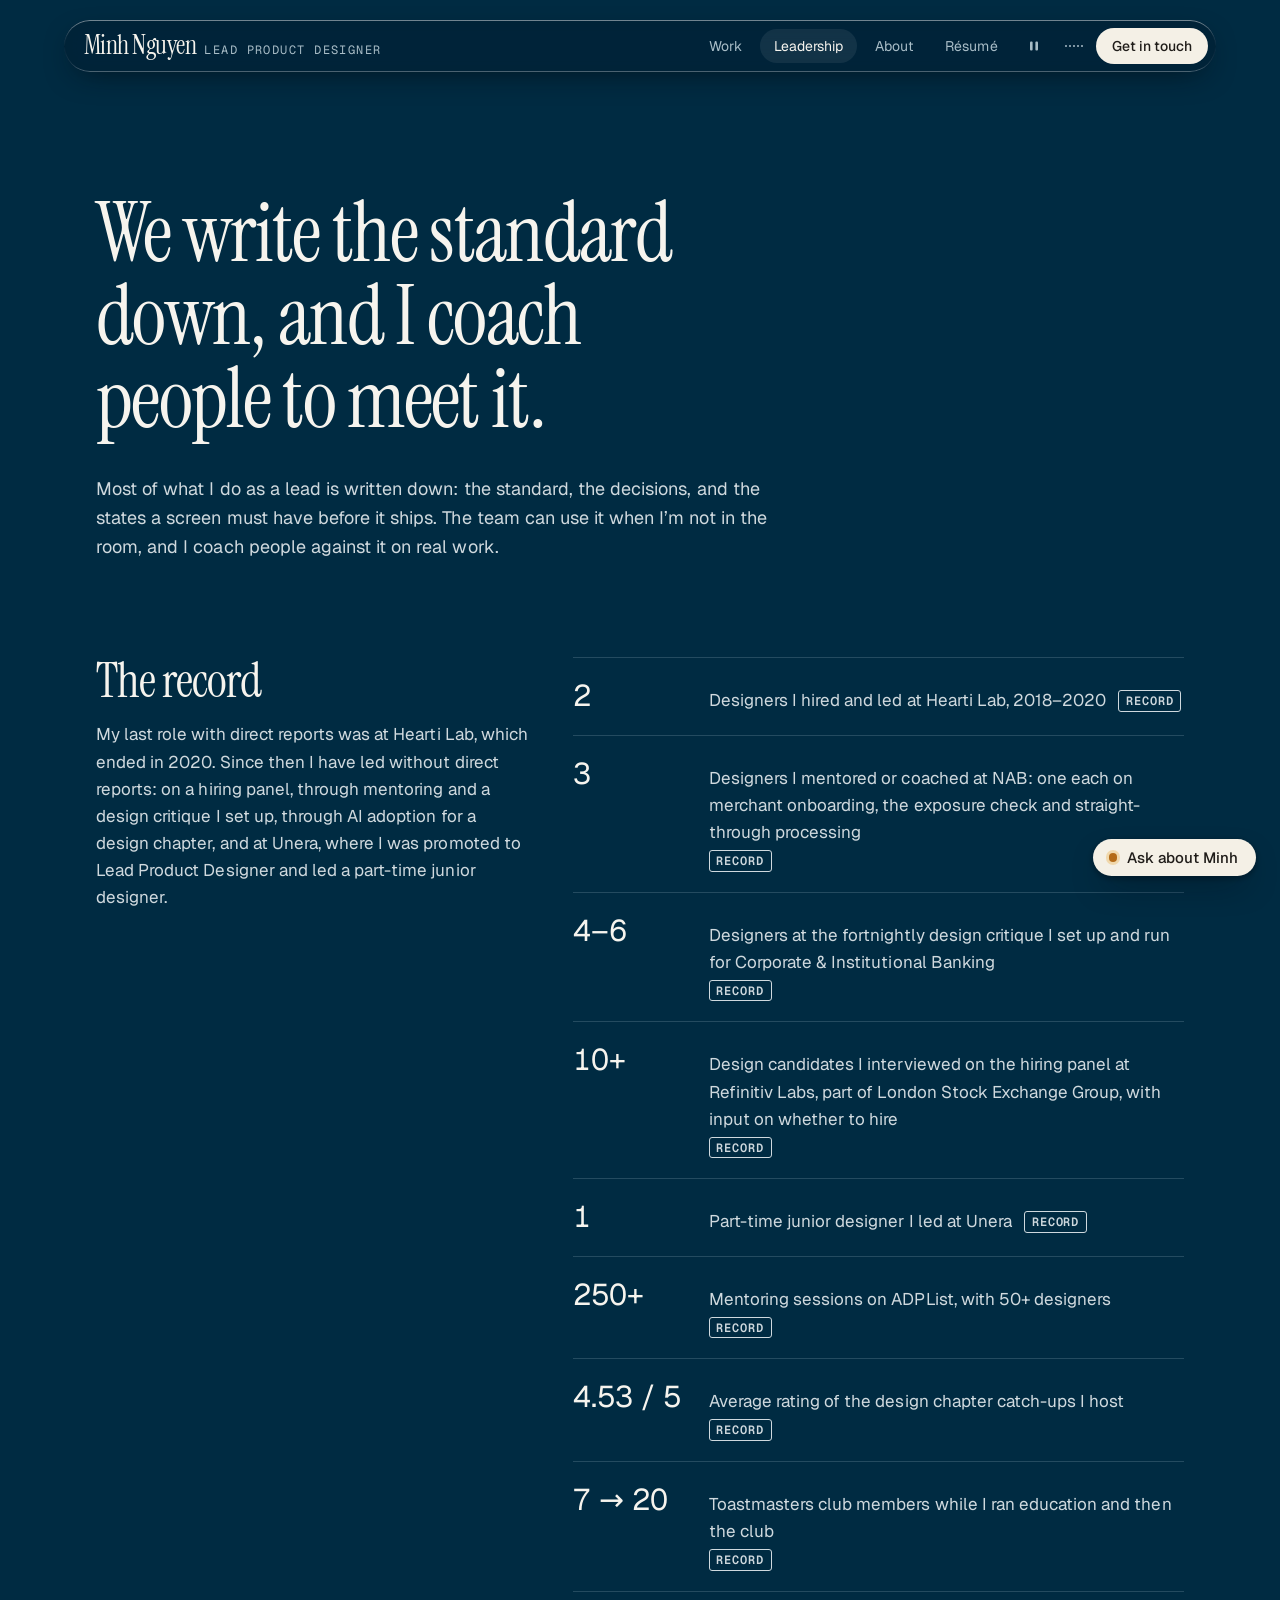
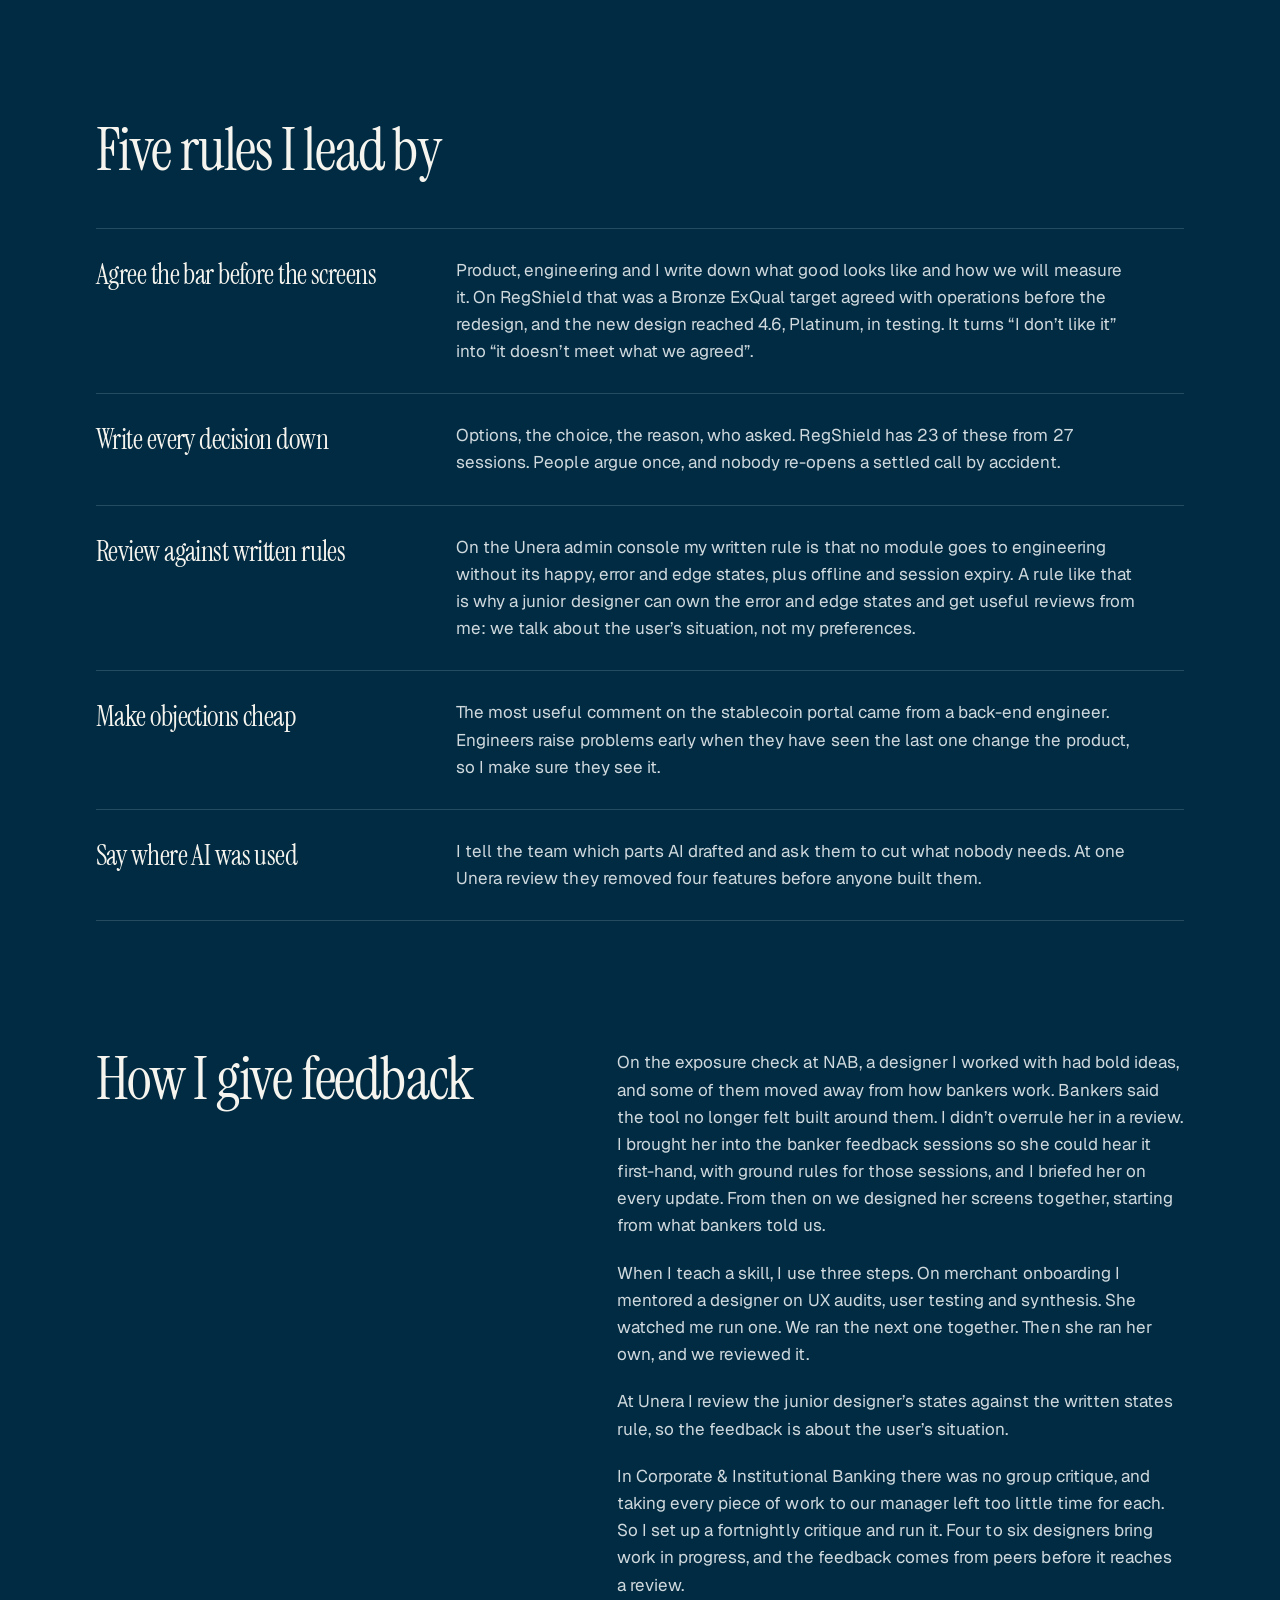
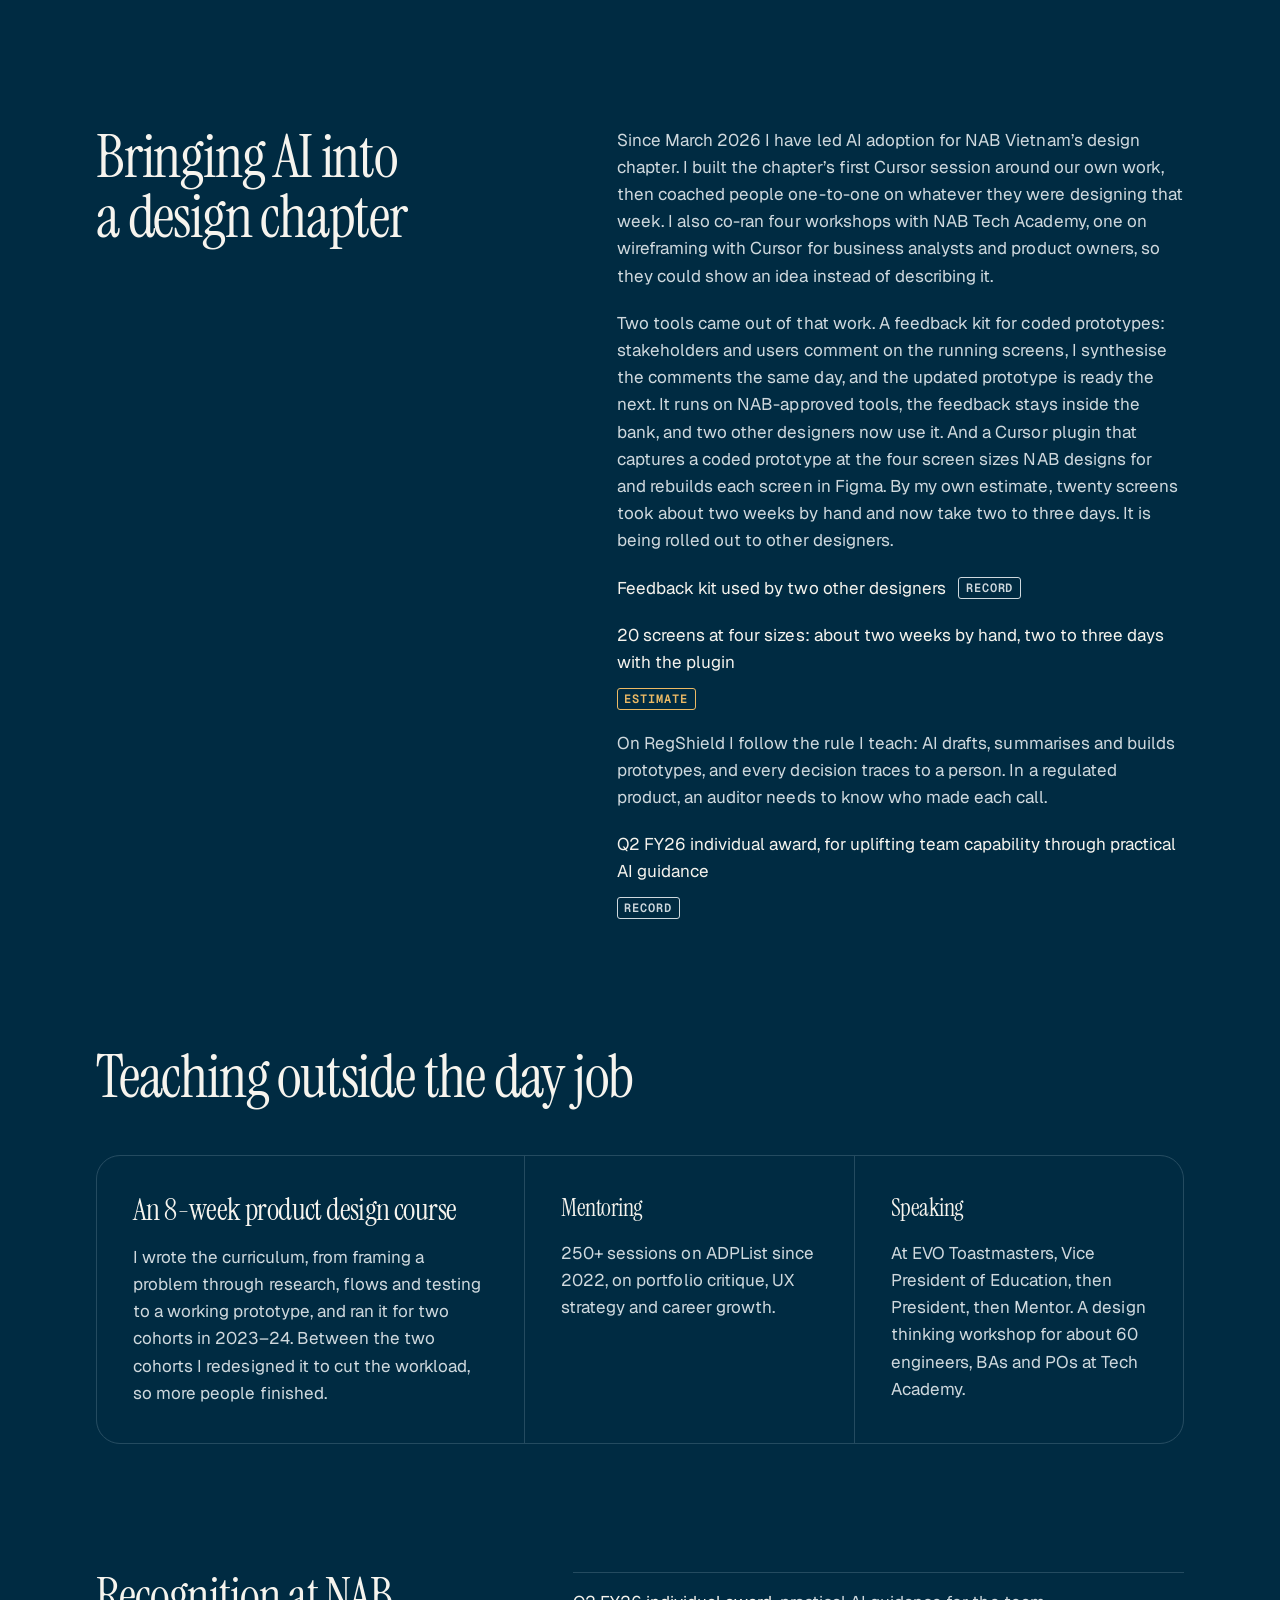
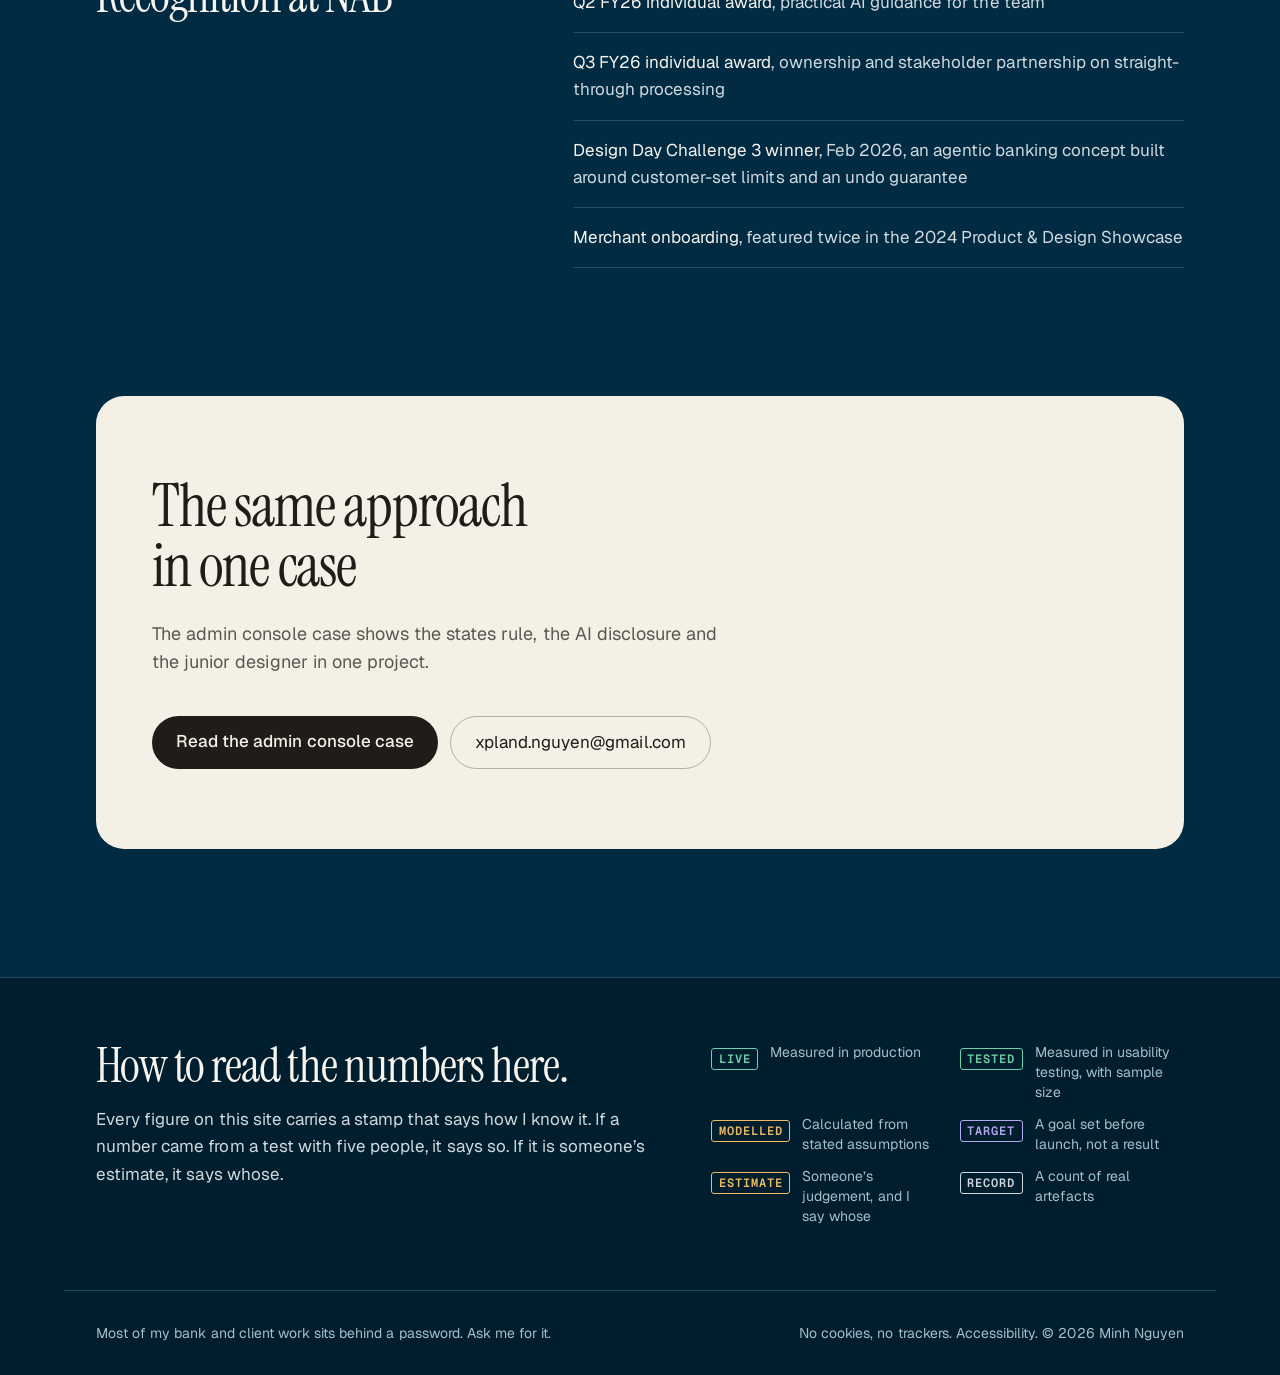
<file: leadership.html>
<!DOCTYPE html><html lang="en"><head><meta charset="utf-8"><meta name="viewport" content="width=device-width, initial-scale=1"><meta http-equiv="Content-Security-Policy" content="default-src 'self'; script-src 'self' 'sha256-1BvDVWLr3QCC20uHhUDi27eDFVJpk1uMQJGIWKUks2I=' 'sha256-UIrFqcaitjA3OKa9mHKajg3N+0Y7tW9+y0o3QmMFeZQ='; style-src 'self' 'unsafe-inline'; img-src 'self' data:; font-src 'self'; media-src 'self'; connect-src 'self'; object-src 'none'; base-uri 'self'; form-action 'none'"><meta name="referrer" content="strict-origin-when-cross-origin"><title>Leadership · Minh Nguyen</title><meta name="description" content="How Minh Nguyen leads design: the people led and mentored, the working rules, AI adoption for a design chapter, and teaching."><meta name="author" content="Minh Nguyen"><meta property="og:title" content="Leadership · Minh Nguyen"><meta property="og:description" content="How Minh Nguyen leads design: the people led and mentored, the working rules, AI adoption for a design chapter, and teaching."><meta property="og:type" content="website"><meta property="og:image" content="https://minhnguyenrenol.github.io/portfolio-window/og.png"><meta name="theme-color" content="#002a42"><link rel="icon" href="favicon.svg" type="image/svg+xml"><script src="boot.js"></script><link rel="stylesheet" href="./assets/Base.DAIhT--7.css"></head><body class="min-h-dvh"><a class="skip" href="#main">Skip to content</a><header class="fixed inset-x-0 top-0 z-50 px-4 pt-4 md:px-8 md:pt-5"><nav aria-label="Main" class="glass header-glass mx-auto max-w-6xl rounded-[26px] md:rounded-full"><div class="flex items-center justify-between gap-4 py-2 pl-5 pr-2"><a href="index.html" class="flex items-baseline gap-2 whitespace-nowrap text-chalk no-underline" aria-label="Minh Nguyen, home"><span class="display text-[1.6rem] leading-none">Minh Nguyen</span><span class="hidden font-mono text-xs uppercase tracking-[0.12em] text-fog lg:inline">Lead Product Designer</span></a><div class="flex items-center gap-1"><ul class="hidden items-center gap-1 md:flex"><li><a href="index.html#work" class="rounded-full px-3.5 py-2 text-sm no-underline transition-colors hover:text-chalk text-fog">Work</a></li><li><a href="leadership.html" aria-current="page" class="rounded-full px-3.5 py-2 text-sm no-underline transition-colors hover:text-chalk text-chalk bg-white/[0.07]">Leadership</a></li><li><a href="about.html" class="rounded-full px-3.5 py-2 text-sm no-underline transition-colors hover:text-chalk text-fog">About</a></li><li><a href="resume.html" class="rounded-full px-3.5 py-2 text-sm no-underline transition-colors hover:text-chalk text-fog">Résumé</a></li></ul><style>astro-island,astro-slot,astro-static-slot{display:contents}</style><script>(function(){let e=async e=>{await(await e())()};(self.Astro||(self.Astro={})).load=e,window.dispatchEvent(new Event(`astro:load`))})();</script><script>(function(){function e(t){"@babel/helpers - typeof";return e=typeof Symbol==`function`&&typeof Symbol.iterator==`symbol`?function(e){return typeof e}:function(e){return e&&typeof Symbol==`function`&&e.constructor===Symbol&&e!==Symbol.prototype?`symbol`:typeof e},e(t)}function t(t,n){if(e(t)!=`object`||!t)return t;var r=t[Symbol.toPrimitive];if(r!==void 0){var i=r.call(t,n||`default`);if(e(i)!=`object`)return i;throw TypeError(`@@toPrimitive must return a primitive value.`)}return(n===`string`?String:Number)(t)}function n(n){var r=t(n,`string`);return e(r)==`symbol`?r:r+``}function r(e,t,r){return(t=n(t))in e?Object.defineProperty(e,t,{value:r,enumerable:!0,configurable:!0,writable:!0}):e[t]=r,e}let i=/* @__PURE__ */ new Set([`__proto__`,`constructor`,`prototype`]);{let e={0:e=>a(e),1:e=>n(e),2:e=>new RegExp(e),3:e=>new Date(e),4:e=>new Map(n(e)),5:e=>new Set(n(e)),6:e=>BigInt(e),7:e=>new URL(e),8:e=>new Uint8Array(e),9:e=>new Uint16Array(e),10:e=>new Uint32Array(e),11:e=>1/0*e},t=t=>{let[n,r]=t;return n in e?e[n](r):void 0},n=e=>e.map(t),a=e=>typeof e!=`object`||!e?e:Object.fromEntries(Object.entries(e).map(([e,n])=>[e,t(n)]));class o extends HTMLElement{constructor(...e){super(...e),r(this,`Component`,void 0),r(this,`hydrator`,void 0),r(this,`hydrate`,async()=>{var e;if(!this.hydrator||!this.isConnected)return;let t=(e=this.parentElement)==null?void 0:e.closest(`astro-island[ssr]`);if(t){t.addEventListener(`astro:hydrate`,this.hydrate,{once:!0});return}let n=this.querySelectorAll(`astro-slot`),r={},i=this.querySelectorAll(`template[data-astro-template]`);for(let e of i){let t=e.closest(this.tagName);t!=null&&t.isSameNode(this)&&(r[e.getAttribute(`data-astro-template`)||`default`]=e.innerHTML,e.remove())}for(let e of n){let t=e.closest(this.tagName);t!=null&&t.isSameNode(this)&&(r[e.getAttribute(`name`)||`default`]=e.innerHTML)}let o;try{o=this.hasAttribute(`props`)?a(JSON.parse(this.getAttribute(`props`))):{}}catch(e){let t=this.getAttribute(`component-url`)||`<unknown>`,n=this.getAttribute(`component-export`);throw n&&(t+=` (export ${n})`),console.error(`[hydrate] Error parsing props for component ${t}`,this.getAttribute(`props`),e),e}await this.hydrator(this)(this.Component,o,r,{client:this.getAttribute(`client`)}),this.removeAttribute(`ssr`),this.dispatchEvent(new CustomEvent(`astro:hydrate`))}),r(this,`unmount`,()=>{this.isConnected||this.dispatchEvent(new CustomEvent(`astro:unmount`))})}disconnectedCallback(){document.removeEventListener(`astro:after-swap`,this.unmount),document.addEventListener(`astro:after-swap`,this.unmount,{once:!0})}connectedCallback(){if(!this.hasAttribute(`await-children`)||document.readyState===`interactive`||document.readyState===`complete`)this.childrenConnectedCallback();else{let e=()=>{document.removeEventListener(`DOMContentLoaded`,e),t.disconnect(),this.childrenConnectedCallback()},t=new MutationObserver(()=>{var t;((t=this.lastChild)==null?void 0:t.nodeType)===Node.COMMENT_NODE&&this.lastChild.nodeValue===`astro:end`&&(this.lastChild.remove(),e())});t.observe(this,{childList:!0}),document.addEventListener(`DOMContentLoaded`,e)}}async childrenConnectedCallback(){let e=this.getAttribute(`before-hydration-url`);e&&await import(e),this.start()}getRetryImportUrl(e){let t=new URL(e,document.baseURI);return t.searchParams.set(`astro-retry`,Date.now().toString()),t.toString()}async importWithRetry(e){try{return await import(e)}catch(t){return await new Promise(e=>setTimeout(e,1e3)),import(this.getRetryImportUrl(e))}}handleHydrationError(e){let t=this.getAttribute(`component-url`),n=new CustomEvent(`astro:hydration-error`,{cancelable:!0,bubbles:!0,composed:!0,detail:{error:e,componentUrl:t}});this.dispatchEvent(n)&&console.error(`[astro-island] Error hydrating ${t}`,e)}async start(){let e=JSON.parse(this.getAttribute(`opts`)),t=this.getAttribute(`client`);if(Astro[t]===void 0)window.addEventListener(`astro:${t}`,()=>this.start(),{once:!0});else try{await Astro[t](async()=>{let e=this.getAttribute(`renderer-url`);try{let[t,{default:n}]=await Promise.all([this.importWithRetry(this.getAttribute(`component-url`)),e?this.importWithRetry(e):Promise.resolve({default:()=>()=>{}})]),r=this.getAttribute(`component-export`)||`default`;if(r.includes(`.`)){this.Component=t;for(let e of r.split(`.`)){if(i.has(e)||!this.Component||typeof this.Component!=`object`&&typeof this.Component!=`function`||!Object.hasOwn(this.Component,e))throw Error(`Invalid component export path: ${r}`);this.Component=this.Component[e]}}else{if(i.has(r))throw Error(`Invalid component export path: ${r}`);this.Component=t[r]}return this.hydrator=n,this.hydrate}catch(e){return this.handleHydrationError(e),()=>{}}},e,this)}catch(e){this.handleHydrationError(e)}}attributeChangedCallback(){this.hydrate()}}r(o,`observedAttributes`,[`props`]),customElements.get(`astro-island`)||customElements.define(`astro-island`,o)}})();</script><astro-island uid="Z14yjh3" prefix="r4" component-url="./assets/MotionToggle.DZvroh76.js" component-export="default" renderer-url="./assets/client.DKhQzRHo.js" props="{}" ssr client="load" opts="{&quot;name&quot;:&quot;MotionToggle&quot;,&quot;value&quot;:true}" await-children><button type="button" aria-pressed="false" aria-label="Pause motion" title="Pause motion" class="grid h-9 w-9 place-items-center rounded-full text-fog transition-colors hover:text-chalk"><svg width="16" height="16" viewBox="0 0 16 16" aria-hidden="true"><g fill="currentColor"><rect x="4" y="3.5" width="2.6" height="9" rx="1"></rect><rect x="9.4" y="3.5" width="2.6" height="9" rx="1"></rect></g></svg></button><!--astro:end--></astro-island><astro-island uid="Z1srwuE" prefix="r5" component-url="./assets/SoundToggle.DpTjMWbg.js" component-export="default" renderer-url="./assets/client.DKhQzRHo.js" props="{}" ssr client="load" opts="{&quot;name&quot;:&quot;SoundToggle&quot;,&quot;value&quot;:true}" await-children><button type="button" aria-pressed="false" aria-label="Sound" title="Sound off" class="group grid h-9 w-9 place-items-center rounded-full text-fog transition-colors hover:text-chalk"><svg width="20" height="14" viewBox="0 0 20 14" aria-hidden="true"><rect x="1" width="2" rx="1" fill="currentColor" y="6" height="2" class=""></rect><rect x="5" width="2" rx="1" fill="currentColor" y="6" height="2" class=""></rect><rect x="9" width="2" rx="1" fill="currentColor" y="6" height="2" class=""></rect><rect x="13" width="2" rx="1" fill="currentColor" y="6" height="2" class=""></rect><rect x="17" width="2" rx="1" fill="currentColor" y="6" height="2" class=""></rect></svg></button><!--astro:end--></astro-island><a href="mailto:xpland.nguyen@gmail.com" class="whitespace-nowrap rounded-full bg-paper px-4 py-2 text-sm font-medium text-ink no-underline transition-transform hover:scale-[1.03]">Get in touch</a></div></div><ul class="flex justify-center gap-1 border-t border-white/10 px-2 py-1.5 md:hidden" aria-label="Sections"><li><a href="index.html#work" class="block rounded-full px-3 py-1.5 text-[0.8125rem] no-underline text-fog">Work</a></li><li><a href="leadership.html" aria-current="page" class="block rounded-full px-3 py-1.5 text-[0.8125rem] no-underline bg-white/[0.08] text-chalk">Leadership</a></li><li><a href="about.html" class="block rounded-full px-3 py-1.5 text-[0.8125rem] no-underline text-fog">About</a></li><li><a href="resume.html" class="block rounded-full px-3 py-1.5 text-[0.8125rem] no-underline text-fog">Résumé</a></li></ul></nav></header><main id="main" tabindex="-1"><section class="mx-auto max-w-6xl px-5 pt-40 md:px-8 md:pt-48"><h1 class="display rise max-w-[18ch] text-[3rem] sm:text-6xl lg:text-[5.2rem]">We write the standard down, and I coach people to meet it.</h1><p class="rise rise-1 mt-8 max-w-[58ch] text-lg leading-relaxed text-mist">Most of what I do as a lead is written down: the standard, the decisions, and the states a screen must have before it ships. The team can use it when I’m not in the room, and I coach people against it on real work.</p></section><section class="mx-auto mt-24 max-w-6xl px-5 md:px-8" aria-labelledby="record-title"><div class="grid gap-10 lg:grid-cols-[1fr_1.4fr]"><div><h2 id="record-title" class="display text-4xl md:text-5xl">The record</h2><p class="mt-4 max-w-[40ch] text-mist">My last role with direct reports was at Hearti Lab, which ended in 2020. Since then I have led without direct reports: on a hiring panel, through mentoring and a design critique I set up, through AI adoption for a design chapter, and at Unera, where I was promoted to Lead Product Designer and led a part-time junior designer.</p></div><ul class="divide-y divide-rule border-y border-rule"><li class="grid gap-2 py-5 sm:grid-cols-[8rem_1fr] sm:items-baseline"><span class="tabular text-3xl text-chalk">2</span><span class="flex flex-wrap items-center gap-x-3 gap-y-1 text-mist">Designers I hired and led at Hearti Lab, 2018–2020 <span class="stamp" data-k="record" title="A count of real artefacts. My last formal line-management role">Record</span></span></li><li class="grid gap-2 py-5 sm:grid-cols-[8rem_1fr] sm:items-baseline"><span class="tabular text-3xl text-chalk">3</span><span class="flex flex-wrap items-center gap-x-3 gap-y-1 text-mist">Designers I mentored or coached at NAB: one each on merchant onboarding, the exposure check and straight-through processing <span class="stamp" data-k="record" title="A count of real artefacts. NAB Vietnam design team">Record</span></span></li><li class="grid gap-2 py-5 sm:grid-cols-[8rem_1fr] sm:items-baseline"><span class="tabular text-3xl text-chalk">4–6</span><span class="flex flex-wrap items-center gap-x-3 gap-y-1 text-mist">Designers at the fortnightly design critique I set up and run for Corporate &amp; Institutional Banking <span class="stamp" data-k="record" title="A count of real artefacts. NAB, running now">Record</span></span></li><li class="grid gap-2 py-5 sm:grid-cols-[8rem_1fr] sm:items-baseline"><span class="tabular text-3xl text-chalk">10+</span><span class="flex flex-wrap items-center gap-x-3 gap-y-1 text-mist">Design candidates I interviewed on the hiring panel at Refinitiv Labs, part of London Stock Exchange Group, with input on whether to hire <span class="stamp" data-k="record" title="A count of real artefacts. 2021–2022">Record</span></span></li><li class="grid gap-2 py-5 sm:grid-cols-[8rem_1fr] sm:items-baseline"><span class="tabular text-3xl text-chalk">1</span><span class="flex flex-wrap items-center gap-x-3 gap-y-1 text-mist">Part-time junior designer I led at Unera <span class="stamp" data-k="record" title="A count of real artefacts. Error and edge states on three products, from June 2026">Record</span></span></li><li class="grid gap-2 py-5 sm:grid-cols-[8rem_1fr] sm:items-baseline"><span class="tabular text-3xl text-chalk">250+</span><span class="flex flex-wrap items-center gap-x-3 gap-y-1 text-mist">Mentoring sessions on ADPList, with 50+ designers <span class="stamp" data-k="record" title="A count of real artefacts. Since 2022">Record</span></span></li><li class="grid gap-2 py-5 sm:grid-cols-[8rem_1fr] sm:items-baseline"><span class="tabular text-3xl text-chalk">4.53 / 5</span><span class="flex flex-wrap items-center gap-x-3 gap-y-1 text-mist">Average rating of the design chapter catch-ups I host <span class="stamp" data-k="record" title="A count of real artefacts. Average satisfaction score from attendees">Record</span></span></li><li class="grid gap-2 py-5 sm:grid-cols-[8rem_1fr] sm:items-baseline"><span class="tabular text-3xl text-chalk">7 → 20</span><span class="flex flex-wrap items-center gap-x-3 gap-y-1 text-mist">Toastmasters club members while I ran education and then the club <span class="stamp" data-k="record" title="A count of real artefacts. EVO Toastmasters, about six months">Record</span></span></li></ul></div></section><section class="mx-auto mt-32 max-w-6xl px-5 md:px-8" aria-labelledby="rules-title"><h2 id="rules-title" class="display max-w-[20ch] text-4xl md:text-6xl">Five rules I lead by</h2><dl class="mt-12 divide-y divide-rule border-y border-rule"><div class="grid gap-3 py-7 md:grid-cols-[20rem_1fr] md:gap-10"><dt class="display text-[1.75rem] leading-tight text-chalk">Agree the bar before the screens</dt><dd class="max-w-[62ch] text-mist">Product, engineering and I write down what good looks like and how we will measure it. On RegShield that was a Bronze ExQual target agreed with operations before the redesign, and the new design reached 4.6, Platinum, in testing. It turns “I don’t like it” into “it doesn’t meet what we agreed”.</dd></div><div class="grid gap-3 py-7 md:grid-cols-[20rem_1fr] md:gap-10"><dt class="display text-[1.75rem] leading-tight text-chalk">Write every decision down</dt><dd class="max-w-[62ch] text-mist">Options, the choice, the reason, who asked. RegShield has 23 of these from 27 sessions. People argue once, and nobody re-opens a settled call by accident.</dd></div><div class="grid gap-3 py-7 md:grid-cols-[20rem_1fr] md:gap-10"><dt class="display text-[1.75rem] leading-tight text-chalk">Review against written rules</dt><dd class="max-w-[62ch] text-mist">On the Unera admin console my written rule is that no module goes to engineering without its happy, error and edge states, plus offline and session expiry. A rule like that is why a junior designer can own the error and edge states and get useful reviews from me: we talk about the user’s situation, not my preferences.</dd></div><div class="grid gap-3 py-7 md:grid-cols-[20rem_1fr] md:gap-10"><dt class="display text-[1.75rem] leading-tight text-chalk">Make objections cheap</dt><dd class="max-w-[62ch] text-mist">The most useful comment on the stablecoin portal came from a back-end engineer. Engineers raise problems early when they have seen the last one change the product, so I make sure they see it.</dd></div><div class="grid gap-3 py-7 md:grid-cols-[20rem_1fr] md:gap-10"><dt class="display text-[1.75rem] leading-tight text-chalk">Say where AI was used</dt><dd class="max-w-[62ch] text-mist">I tell the team which parts AI drafted and ask them to cut what nobody needs. At one Unera review they removed four features before anyone built them.</dd></div></dl></section><section class="mx-auto mt-32 max-w-6xl px-5 md:px-8" aria-labelledby="feedback-title"><div class="grid gap-12 md:grid-cols-[1fr_1.2fr]"><h2 id="feedback-title" class="display text-4xl md:text-6xl">How I give feedback</h2><div class="space-y-5 text-mist"><p>On the exposure check at NAB, a designer I worked with had bold ideas, and some of them moved away from how bankers work. Bankers said the tool no longer felt built around them. I didn’t overrule her in a review. I brought her into the banker feedback sessions so she could hear it first-hand, with ground rules for those sessions, and I briefed her on every update. From then on we designed her screens together, starting from what bankers told us.</p><p>When I teach a skill, I use three steps. On merchant onboarding I mentored a designer on UX audits, user testing and synthesis. She watched me run one. We ran the next one together. Then she ran her own, and we reviewed it.</p><p>At Unera I review the junior designer’s states against the written states rule, so the feedback is about the user’s situation.</p><p>In Corporate &amp; Institutional Banking there was no group critique, and taking every piece of work to our manager left too little time for each. So I set up a fortnightly critique and run it. Four to six designers bring work in progress, and the feedback comes from peers before it reaches a review.</p></div></div></section><section class="mx-auto mt-32 max-w-6xl px-5 md:px-8" aria-labelledby="ai-title"><div class="grid gap-12 md:grid-cols-[1fr_1.2fr]"><h2 id="ai-title" class="display text-4xl md:text-6xl">Bringing AI into a design chapter</h2><div class="space-y-5 text-mist"><p>Since March 2026 I have led AI adoption for NAB Vietnam’s design chapter. I built the chapter’s first Cursor session around our own work, then coached people one-to-one on whatever they were designing that week. I also co-ran four workshops with NAB Tech Academy, one on wireframing with Cursor for business analysts and product owners, so they could show an idea instead of describing it.</p><p>Two tools came out of that work. A feedback kit for coded prototypes: stakeholders and users comment on the running screens, I synthesise the comments the same day, and the updated prototype is ready the next. It runs on NAB-approved tools, the feedback stays inside the bank, and two other designers now use it. And a Cursor plugin that captures a coded prototype at the four screen sizes NAB designs for and rebuilds each screen in Figma. By my own estimate, twenty screens took about two weeks by hand and now take two to three days. It is being rolled out to other designers.</p><p class="flex flex-wrap items-center gap-3 text-chalk">Feedback kit used by two other designers <span class="stamp" data-k="record" title="A count of real artefacts. Designers using it on their own prototypes, October 2026">Record</span></p><p class="flex flex-wrap items-center gap-3 text-chalk">20 screens at four sizes: about two weeks by hand, two to three days with the plugin <span class="stamp" data-k="estimate" title="Someone’s judgement, and I say whose. Minh’s own estimate from his projects, not timed">Estimate</span></p><p>On RegShield I follow the rule I teach: AI drafts, summarises and builds prototypes, and every decision traces to a person. In a regulated product, an auditor needs to know who made each call.</p><p class="flex flex-wrap items-center gap-3 text-chalk">Q2 FY26 individual award, for uplifting team capability through practical AI guidance <span class="stamp" data-k="record" title="A count of real artefacts. NAB quarterly award">Record</span></p></div></div></section><section class="mx-auto mt-32 max-w-6xl px-5 md:px-8" aria-labelledby="teach-title"><h2 id="teach-title" class="display text-4xl md:text-6xl">Teaching outside the day job</h2><div class="mt-12 grid gap-px overflow-hidden rounded-[24px] border border-rule bg-rule md:grid-cols-[1.3fr_1fr_1fr]"><div class="bg-navy p-7 md:p-9"><h3 class="display text-3xl">An 8-week product design course</h3><p class="mt-4 text-mist">I wrote the curriculum, from framing a problem through research, flows and testing to a working prototype, and ran it for two cohorts in 2023–24. Between the two cohorts I redesigned it to cut the workload, so more people finished.</p></div><div class="bg-navy p-7 md:p-9"><h3 class="display text-2xl">Mentoring</h3><p class="mt-4 text-mist">250+ sessions on ADPList since 2022, on portfolio critique, UX strategy and career growth.</p></div><div class="bg-navy p-7 md:p-9"><h3 class="display text-2xl">Speaking</h3><p class="mt-4 text-mist">At EVO Toastmasters, Vice President of Education, then President, then Mentor. A design thinking workshop for about 60 engineers, BAs and POs at Tech Academy.</p></div></div></section><section class="mx-auto mt-32 max-w-6xl px-5 md:px-8" aria-labelledby="recog-title"><div class="grid gap-10 md:grid-cols-[1fr_1.4fr]"><h2 id="recog-title" class="display text-4xl md:text-5xl">Recognition at NAB</h2><ul class="divide-y divide-rule border-y border-rule text-mist"><li class="py-4"><span class="text-chalk">Q2 FY26 individual award</span>, practical AI guidance for the team</li><li class="py-4"><span class="text-chalk">Q3 FY26 individual award</span>, ownership and stakeholder partnership on straight-through processing</li><li class="py-4"><span class="text-chalk">Design Day Challenge 3 winner</span>, Feb 2026, an agentic banking concept built around customer-set limits and an undo guarantee</li><li class="py-4"><span class="text-chalk">Merchant onboarding</span>, featured twice in the 2024 Product &amp; Design Showcase</li></ul></div></section><section class="mx-auto mt-32 max-w-6xl px-5 md:px-8"><div class="rounded-[28px] bg-paper px-6 py-14 text-ink md:px-14 md:py-20"><h2 class="display max-w-[20ch] text-5xl md:text-6xl">The same approach in one case</h2><p class="mt-6 max-w-[48ch] text-lg text-ink-soft">The admin console case shows the states rule, the AI disclosure and the junior designer in one project.</p><div class="mt-10 flex flex-wrap gap-3"><a href="unera-admin.html" class="rounded-full bg-ink px-6 py-3 font-medium text-paper no-underline">Read the admin console case</a><a href="mailto:xpland.nguyen@gmail.com" class="rounded-full border border-ink/30 px-6 py-3 text-ink no-underline">xpland.nguyen@gmail.com</a></div></div></section></main><astro-island uid="1XdsTC" prefix="r6" component-url="./assets/MotionNote.BcAdveHU.js" component-export="default" renderer-url="./assets/client.DKhQzRHo.js" props="{}" ssr client="load" opts="{&quot;name&quot;:&quot;MotionNote&quot;,&quot;value&quot;:true}"></astro-island><astro-island uid="1dAqa4" prefix="r7" component-url="./assets/Chat.D81wzuBE.js" component-export="default" renderer-url="./assets/client.DKhQzRHo.js" props="{}" ssr client="load" opts="{&quot;name&quot;:&quot;Chat&quot;,&quot;value&quot;:true}" await-children><button type="button" class="chat-launcher" aria-expanded="false" aria-controls="chat-panel"><span class="chat-dot" aria-hidden="true"></span>Ask about Minh</button><section id="chat-panel" role="dialog" aria-modal="false" aria-labelledby="chat-title" class="chat-panel" hidden=""><div class="flex items-center justify-between gap-3 border-b border-white/10 px-4 py-3"><div><h2 id="chat-title" class="text-[0.9375rem] font-medium text-chalk">Ask about Minh</h2><p class="font-mono text-xs uppercase tracking-[0.1em] text-fog">Checked answers only</p></div><div class="flex items-center gap-1"><button type="button" class="chat-icon" aria-label="Start over" title="Start over"><svg width="16" height="16" viewBox="0 0 16 16" aria-hidden="true"><path d="M3 8a5 5 0 1 0 1.6-3.7M3 2.5v2.8h2.8" fill="none" stroke="currentColor" stroke-width="1.5" stroke-linecap="round" stroke-linejoin="round"></path></svg></button><button type="button" class="chat-icon" aria-label="Close chat" title="Close"><svg width="16" height="16" viewBox="0 0 16 16" aria-hidden="true"><path d="M4 4l8 8M12 4l-8 8" stroke="currentColor" stroke-width="1.5" stroke-linecap="round"></path></svg></button></div></div><div class="chat-log" role="log" aria-live="polite" aria-relevant="additions" tabindex="0" aria-label="Conversation"></div><form class="flex items-center gap-2 border-t border-white/10 p-3"><label for="chat-input" class="sr-only">Type a question about Minh</label><input id="chat-input" placeholder="Ask anything about Minh" autoComplete="off" maxLength="300" class="chat-input" value=""/><button type="submit" class="chat-send" aria-label="Send" disabled=""><svg width="18" height="18" viewBox="0 0 18 18" aria-hidden="true"><path d="M3 9h11M10 4.5L14.5 9 10 13.5" fill="none" stroke="currentColor" stroke-width="1.7" stroke-linecap="round" stroke-linejoin="round"></path></svg></button></form></section><!--astro:end--></astro-island><footer class="mt-32 border-t border-rule bg-night"><div class="mx-auto grid max-w-6xl gap-12 px-5 py-16 md:grid-cols-[1.2fr_1fr] md:px-8"><div><p class="display text-4xl md:text-5xl">How to read the numbers here.</p><p class="mt-4 max-w-[52ch] text-mist">Every figure on this site carries a stamp that says how I know it. If a number came from a test with five people, it says so. If it is someone’s estimate, it says whose.</p></div><dl class="grid grid-cols-1 gap-x-6 gap-y-3 sm:grid-cols-2"><div class="flex items-start gap-3"><dt class="shrink-0 pt-0.5"><span class="stamp" data-k="live">Live</span></dt><dd class="text-sm text-fog">Measured in production</dd></div><div class="flex items-start gap-3"><dt class="shrink-0 pt-0.5"><span class="stamp" data-k="tested">Tested</span></dt><dd class="text-sm text-fog">Measured in usability testing, with sample size</dd></div><div class="flex items-start gap-3"><dt class="shrink-0 pt-0.5"><span class="stamp" data-k="modelled">Modelled</span></dt><dd class="text-sm text-fog">Calculated from stated assumptions</dd></div><div class="flex items-start gap-3"><dt class="shrink-0 pt-0.5"><span class="stamp" data-k="target">Target</span></dt><dd class="text-sm text-fog">A goal set before launch, not a result</dd></div><div class="flex items-start gap-3"><dt class="shrink-0 pt-0.5"><span class="stamp" data-k="estimate">Estimate</span></dt><dd class="text-sm text-fog">Someone’s judgement, and I say whose</dd></div><div class="flex items-start gap-3"><dt class="shrink-0 pt-0.5"><span class="stamp" data-k="record">Record</span></dt><dd class="text-sm text-fog">A count of real artefacts</dd></div></dl></div><div class="mx-auto flex max-w-6xl flex-col gap-3 border-t border-rule px-5 py-8 text-sm text-fog md:flex-row md:items-center md:justify-between md:px-8"><p>Most of my bank and client work sits behind a password. Ask me for it.</p><p>No cookies, no trackers. <a href="about.html#accessibility">Accessibility</a>. © 2026 Minh Nguyen</p></div></footer></body></html>
</file>
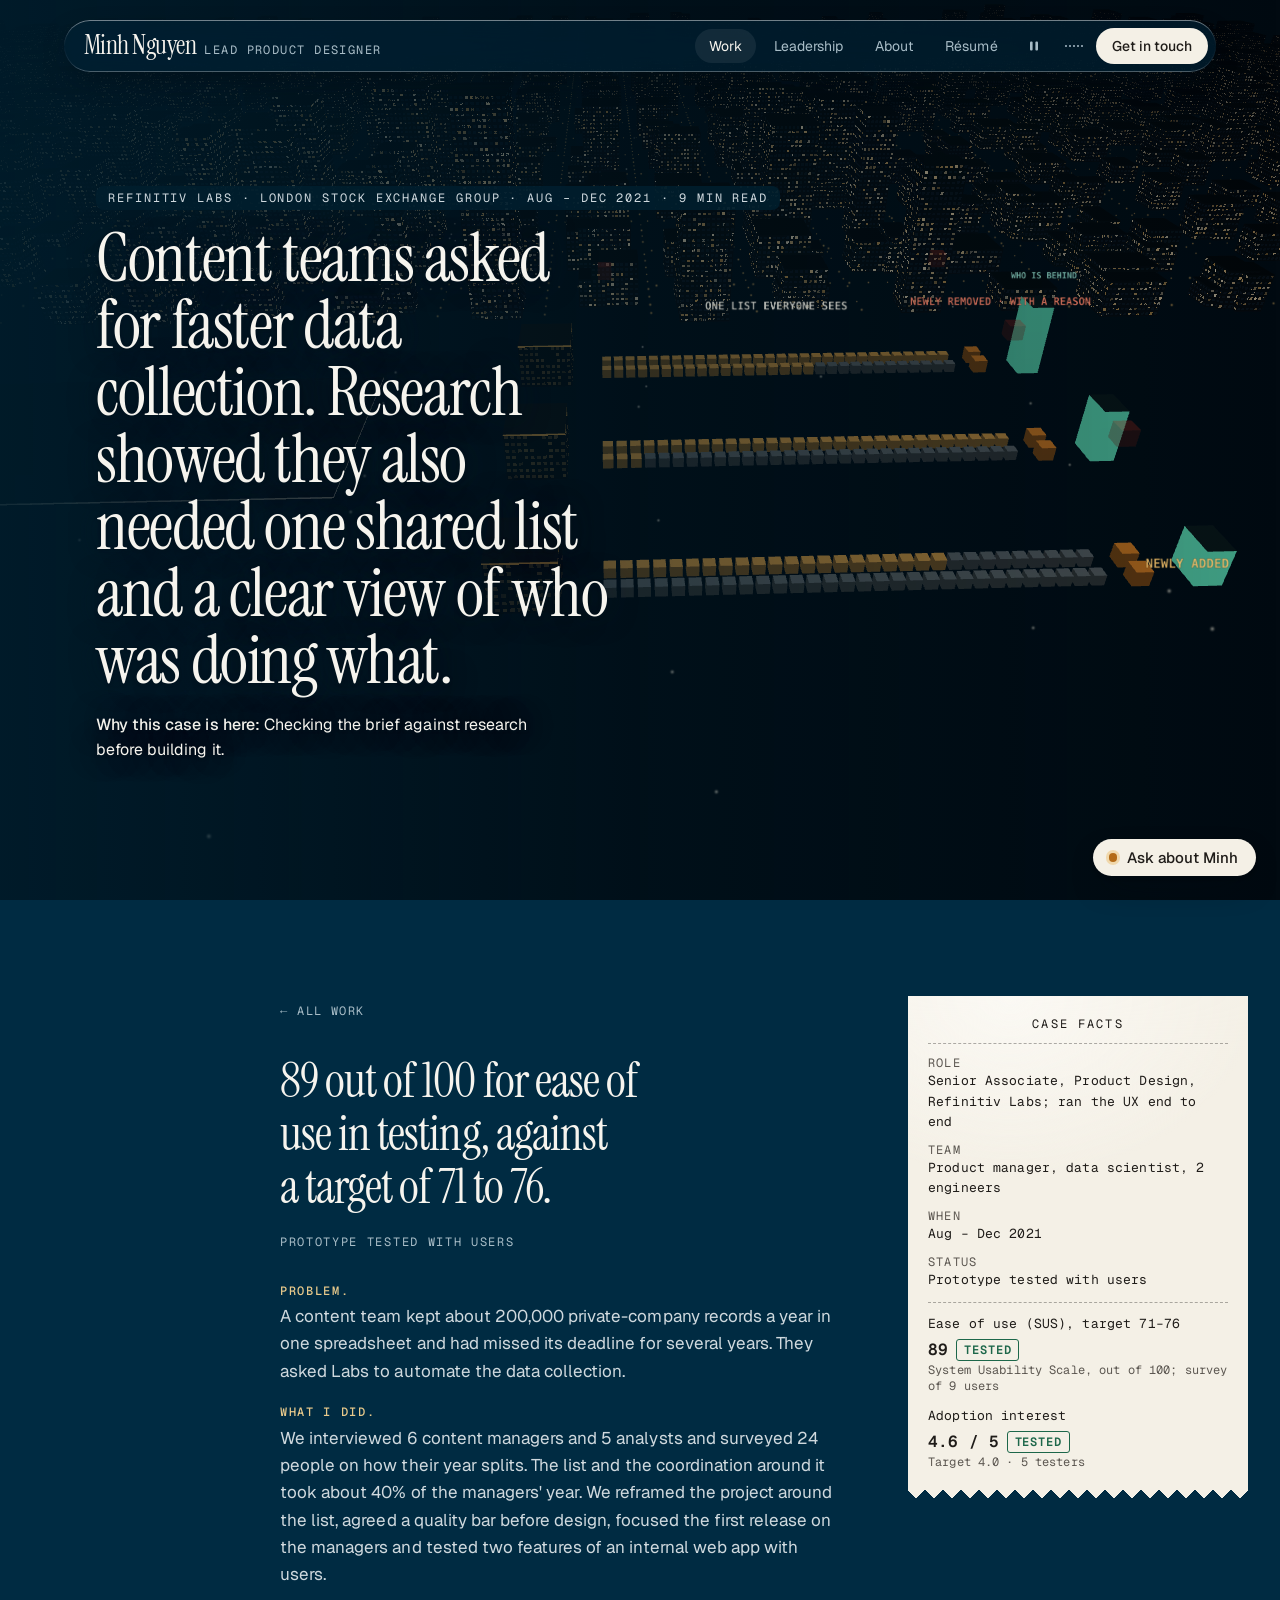
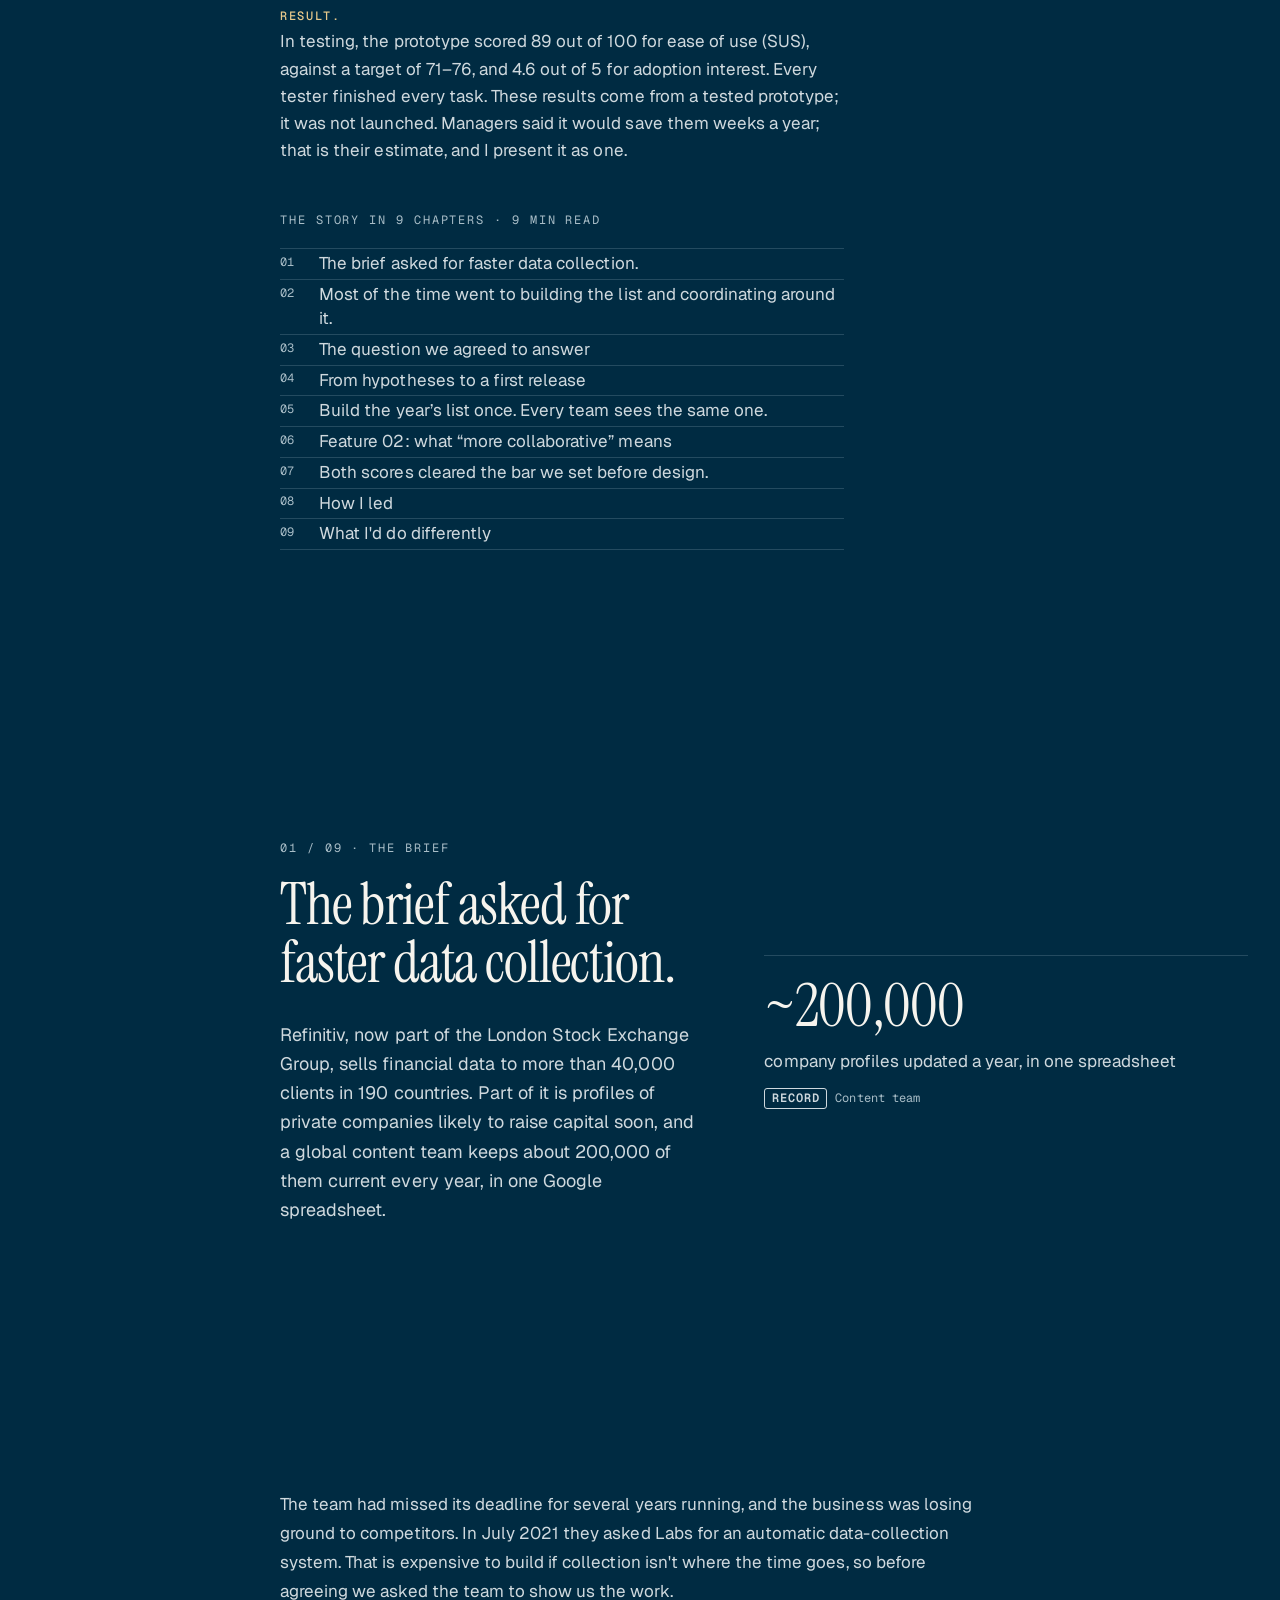
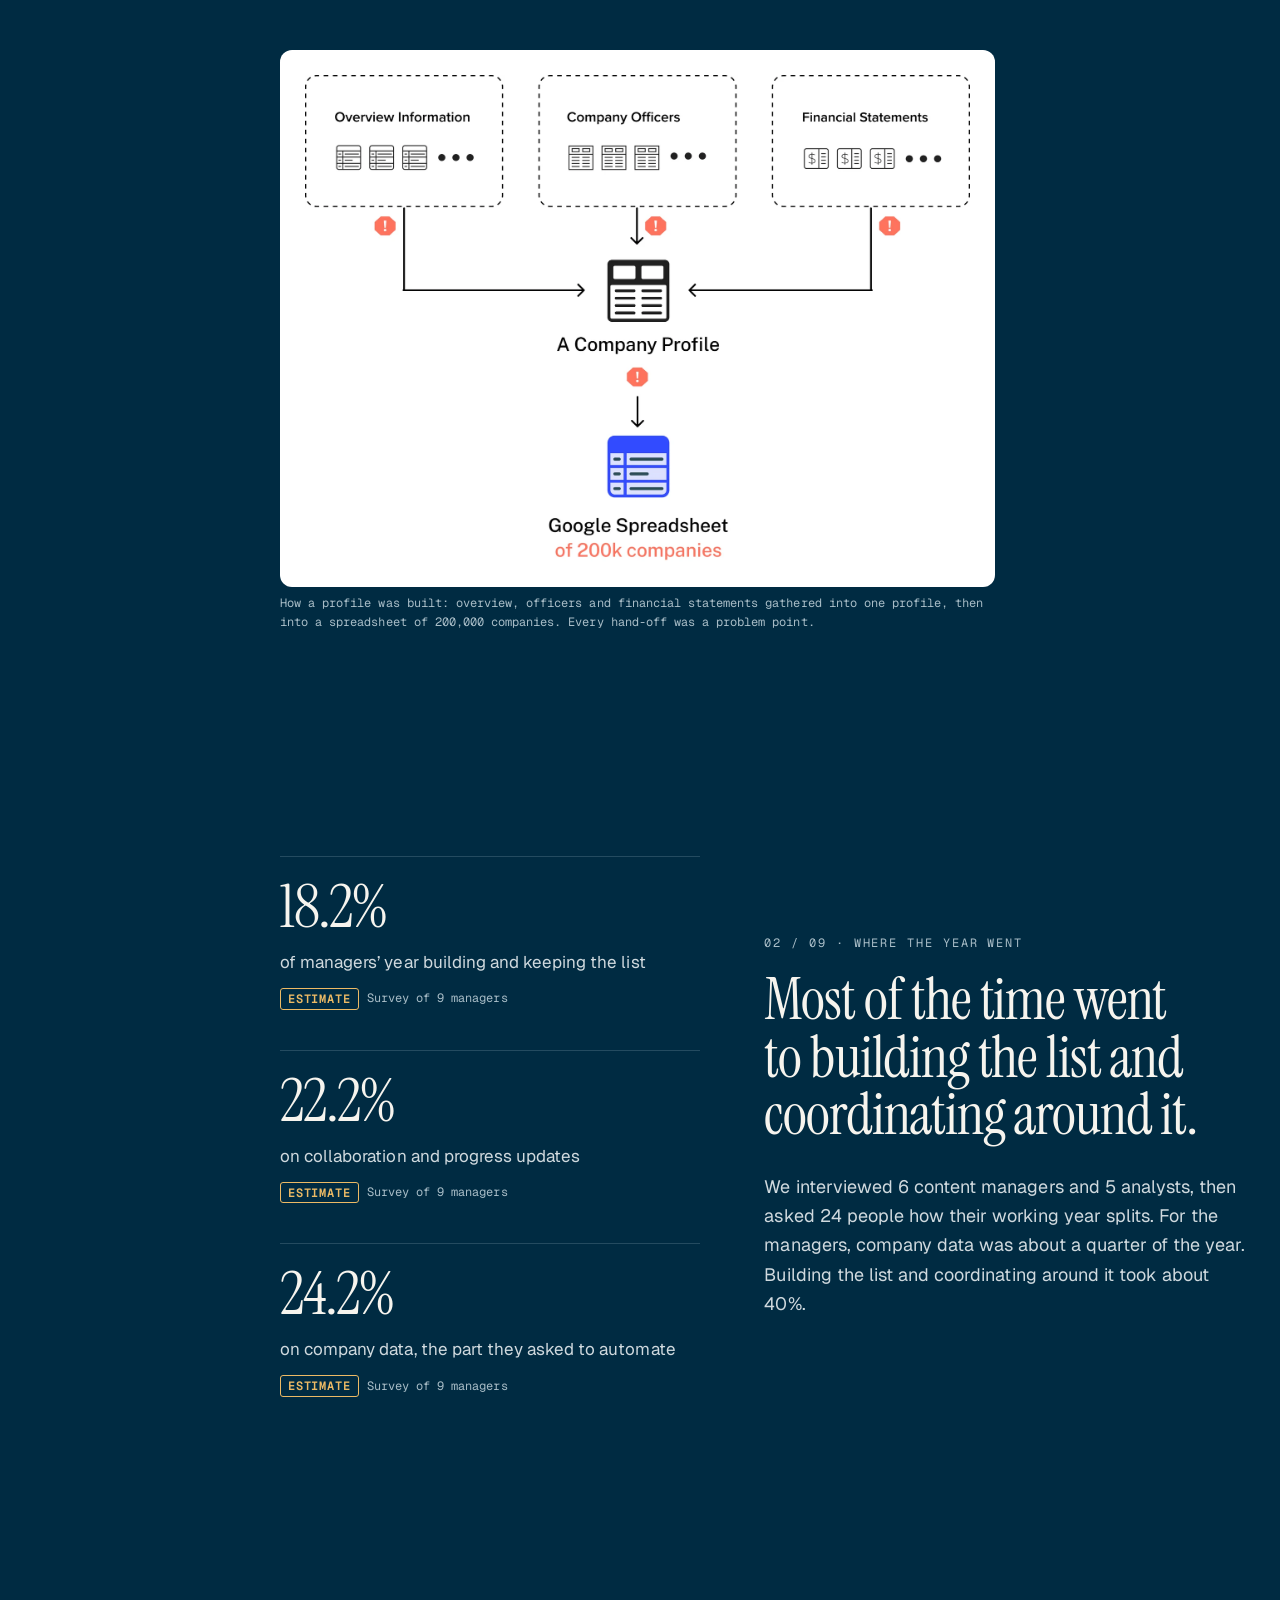
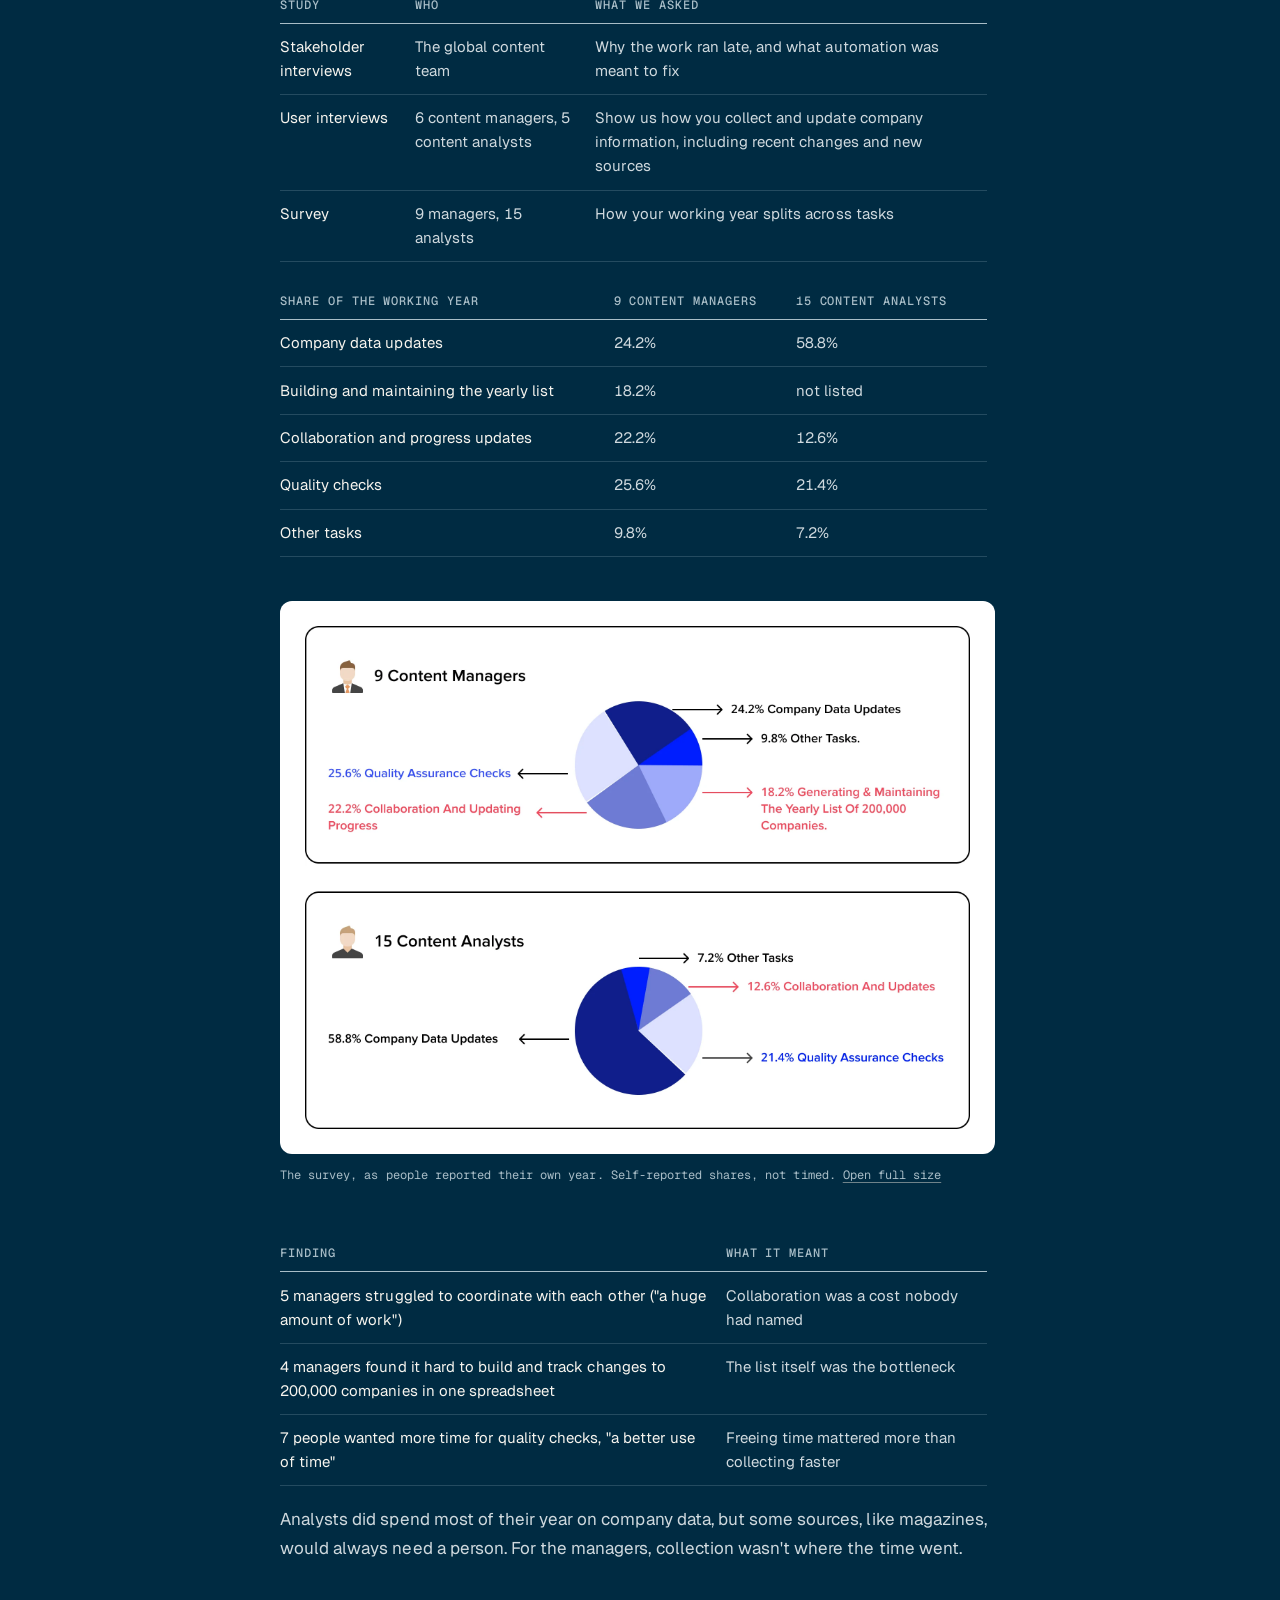
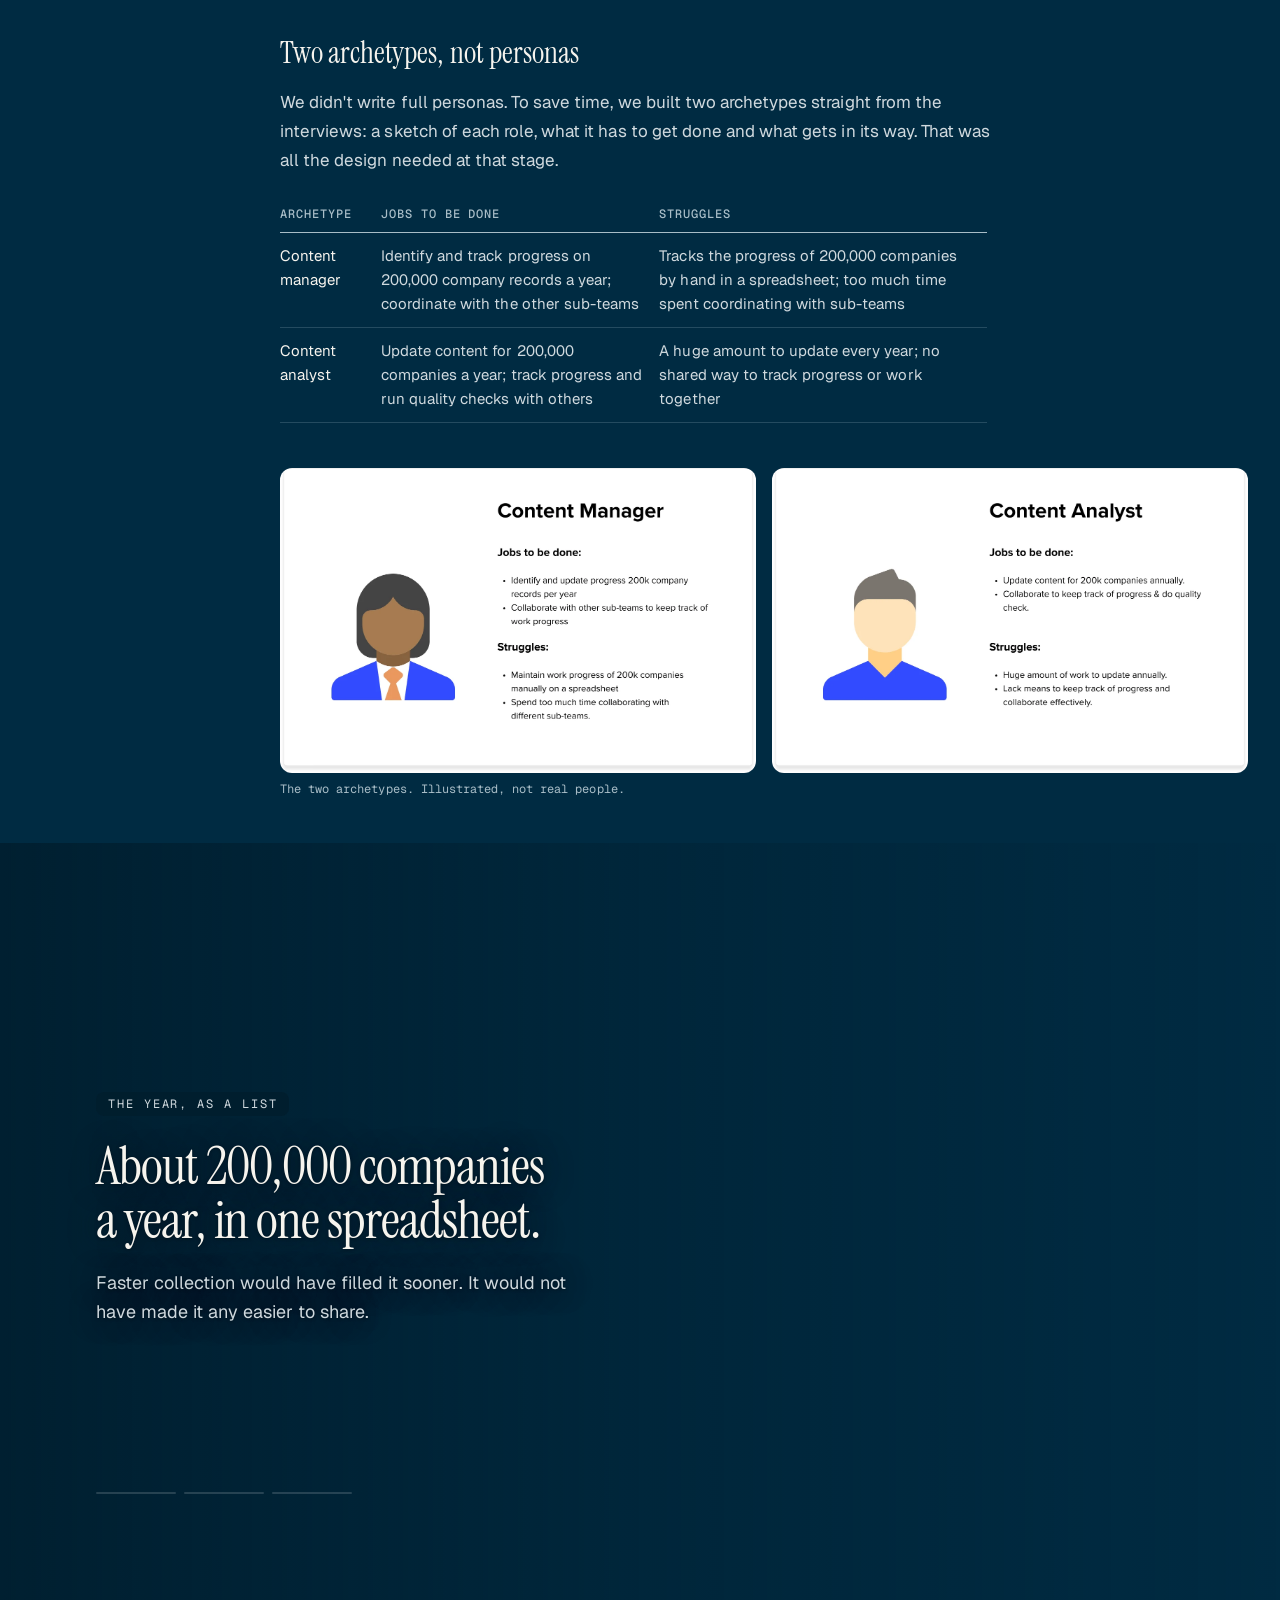
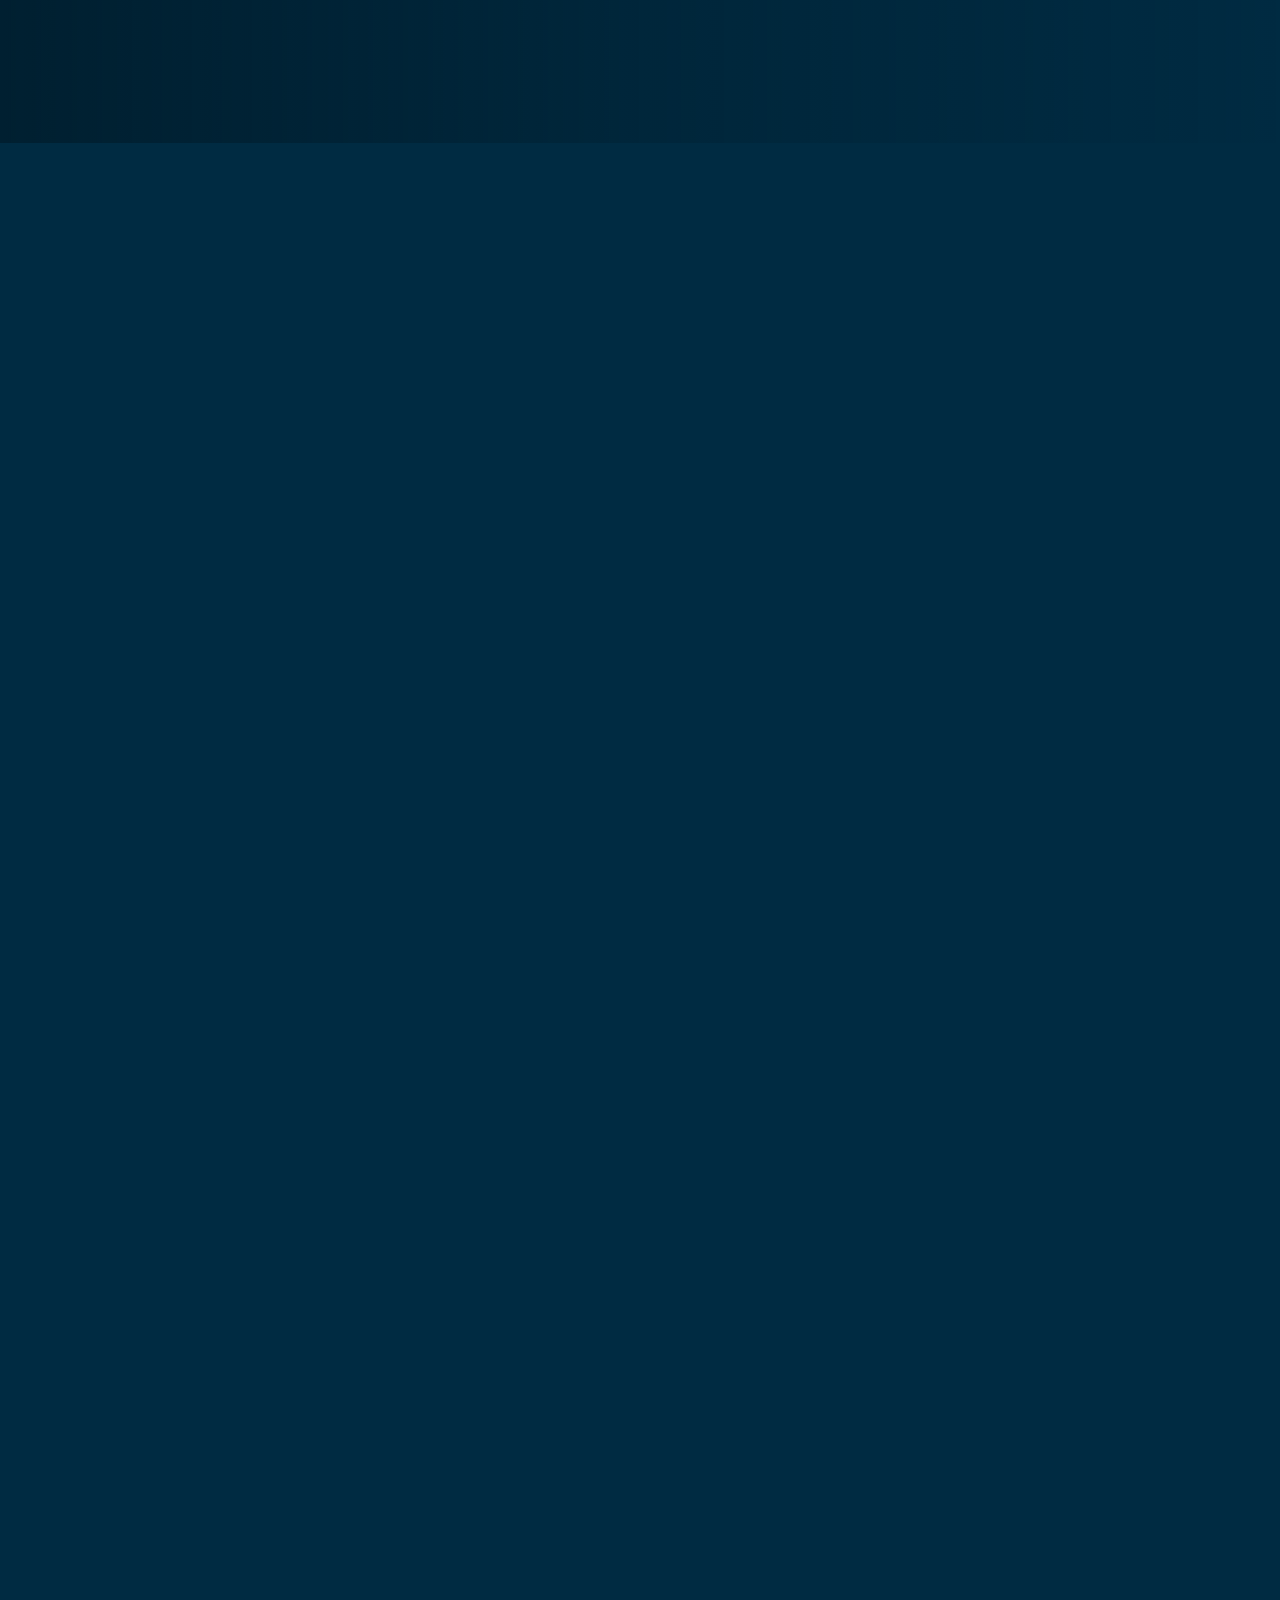
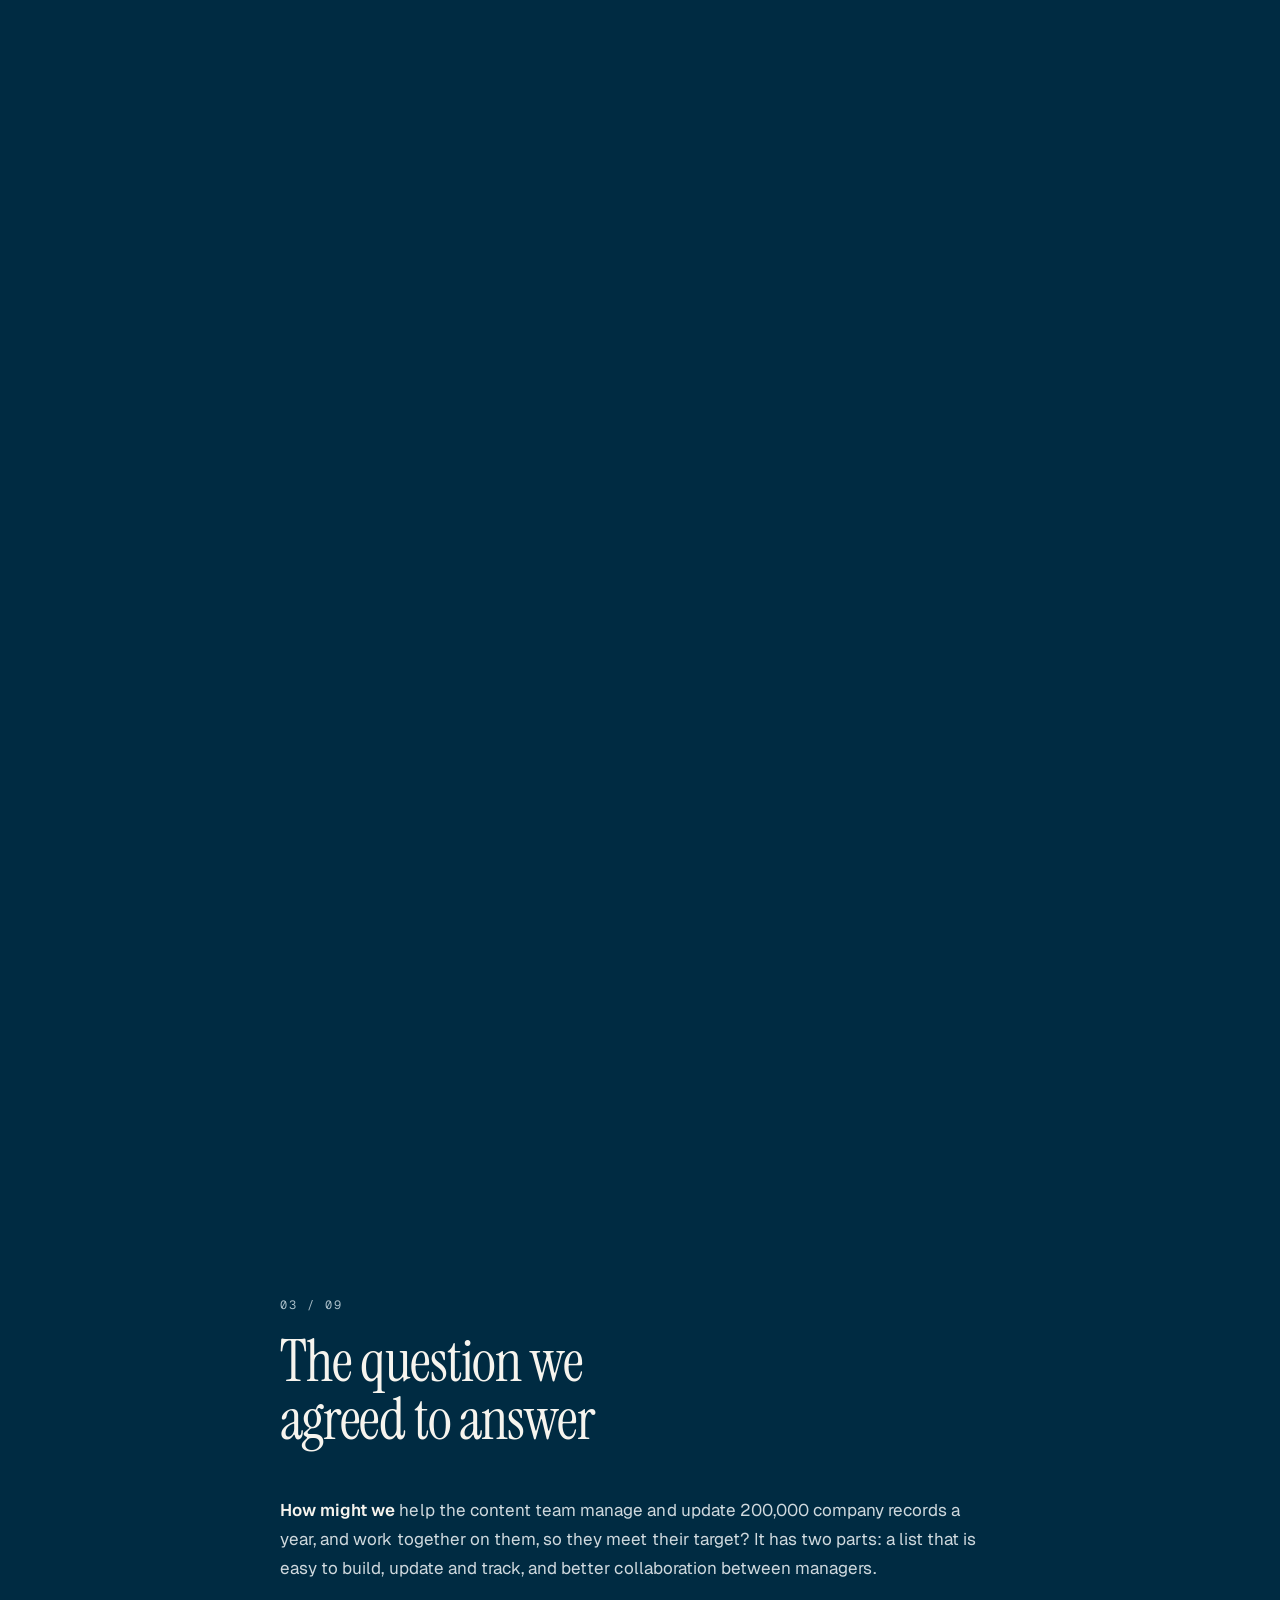
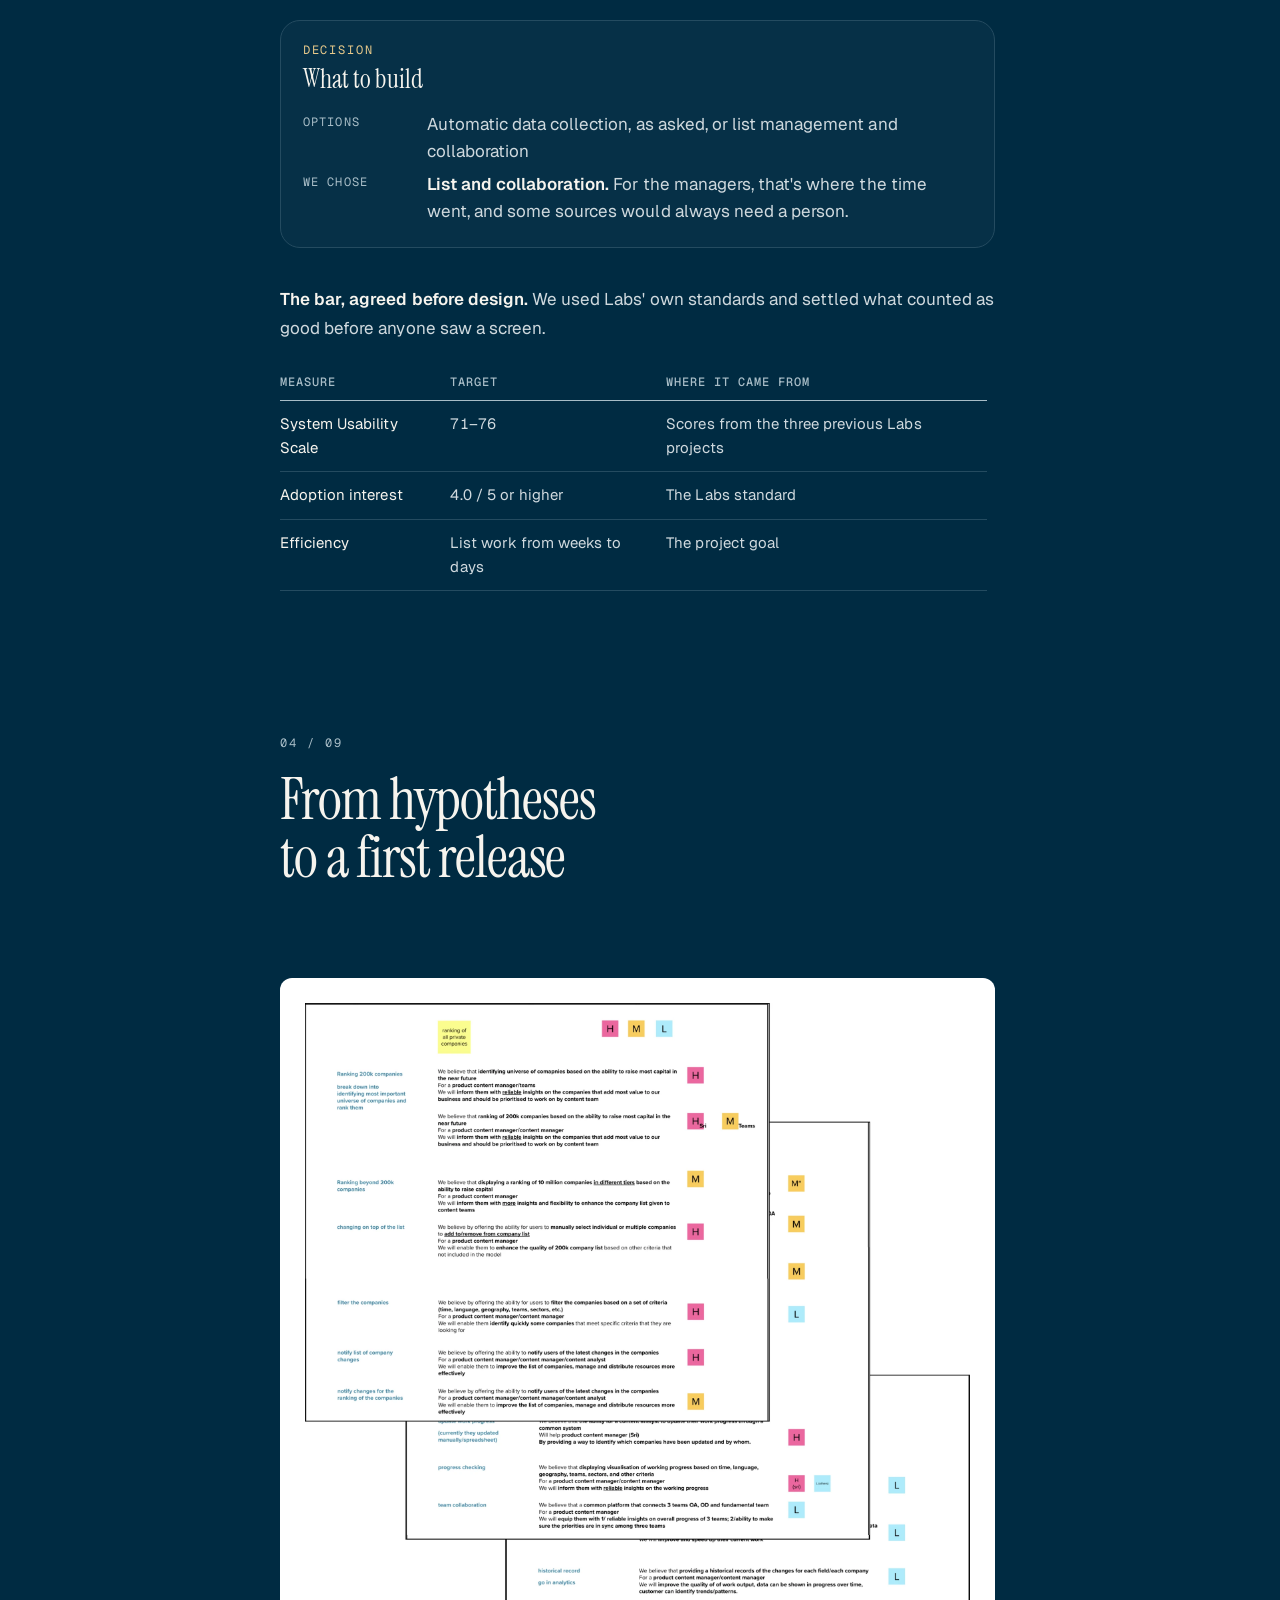
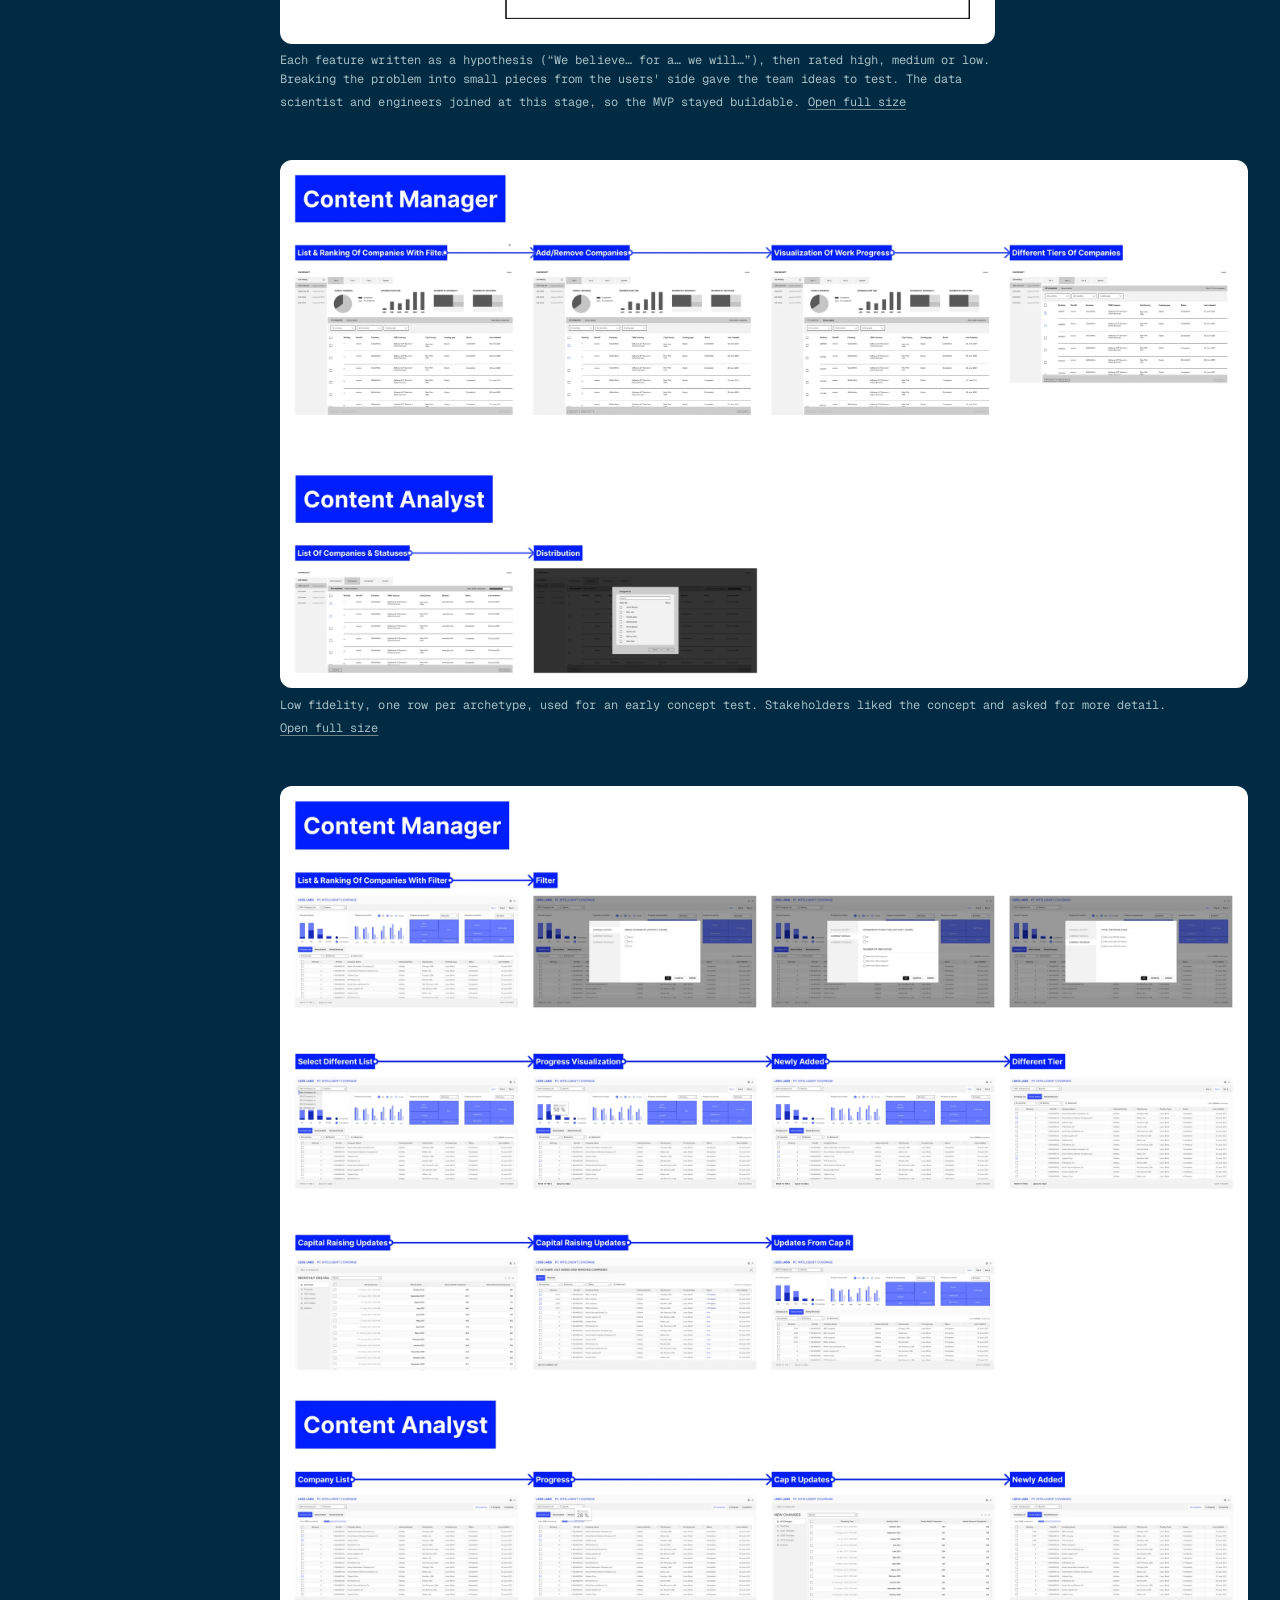
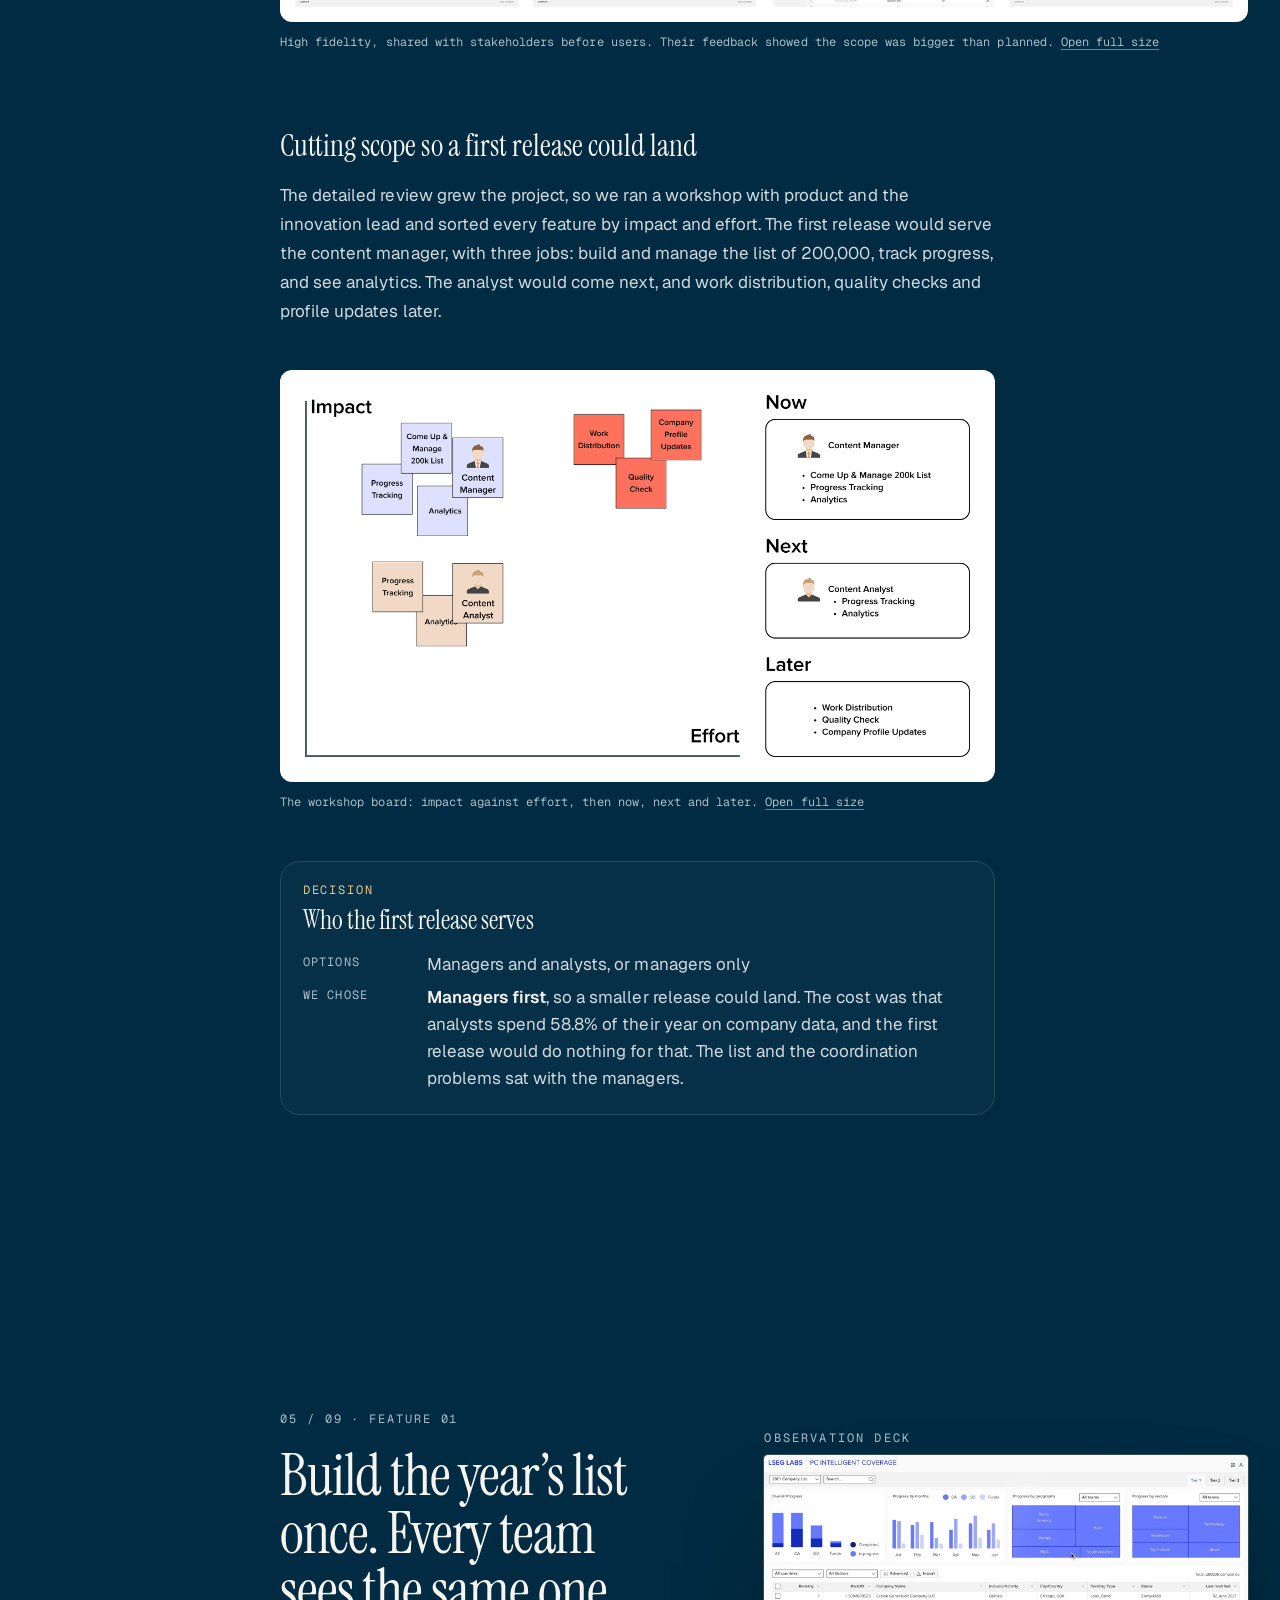
<file: pc-intelligent.html>
<!DOCTYPE html><html lang="en"><head><meta charset="utf-8"><meta name="viewport" content="width=device-width, initial-scale=1"><meta http-equiv="Content-Security-Policy" content="default-src 'self'; script-src 'self' 'sha256-1BvDVWLr3QCC20uHhUDi27eDFVJpk1uMQJGIWKUks2I=' 'sha256-UIrFqcaitjA3OKa9mHKajg3N+0Y7tW9+y0o3QmMFeZQ=' 'sha256-0O7iB6zr9x0r6X6eWYITC9V5q+yWCGAoFvcysBGbY9Q='; style-src 'self' 'unsafe-inline'; img-src 'self' data:; font-src 'self'; media-src 'self'; connect-src 'self'; object-src 'none'; base-uri 'self'; form-action 'none'"><meta name="referrer" content="strict-origin-when-cross-origin"><title>PC Intelligent · Minh Nguyen</title><meta name="description" content="PC Intelligent: Content teams asked for faster data collection. Research showed they also needed one shared list and a clear view of who was doing what."><meta name="author" content="Minh Nguyen"><meta property="og:title" content="PC Intelligent · Minh Nguyen"><meta property="og:description" content="PC Intelligent: Content teams asked for faster data collection. Research showed they also needed one shared list and a clear view of who was doing what."><meta property="og:type" content="website"><meta property="og:image" content="https://minhnguyenrenol.github.io/portfolio-window/og.png"><meta name="theme-color" content="#002a42"><link rel="icon" href="favicon.svg" type="image/svg+xml"><script src="boot.js"></script><link rel="stylesheet" href="./assets/Base.DAIhT--7.css"><link rel="stylesheet" href="./assets/_slug_.BS_zkwzv.css"></head><body class="min-h-dvh"><a class="skip" href="#main">Skip to content</a><style>astro-island,astro-slot,astro-static-slot{display:contents}</style><script>(function(){let e=async e=>{await(await e())()};(self.Astro||(self.Astro={})).load=e,window.dispatchEvent(new Event(`astro:load`))})();</script><script>(function(){function e(t){"@babel/helpers - typeof";return e=typeof Symbol==`function`&&typeof Symbol.iterator==`symbol`?function(e){return typeof e}:function(e){return e&&typeof Symbol==`function`&&e.constructor===Symbol&&e!==Symbol.prototype?`symbol`:typeof e},e(t)}function t(t,n){if(e(t)!=`object`||!t)return t;var r=t[Symbol.toPrimitive];if(r!==void 0){var i=r.call(t,n||`default`);if(e(i)!=`object`)return i;throw TypeError(`@@toPrimitive must return a primitive value.`)}return(n===`string`?String:Number)(t)}function n(n){var r=t(n,`string`);return e(r)==`symbol`?r:r+``}function r(e,t,r){return(t=n(t))in e?Object.defineProperty(e,t,{value:r,enumerable:!0,configurable:!0,writable:!0}):e[t]=r,e}let i=/* @__PURE__ */ new Set([`__proto__`,`constructor`,`prototype`]);{let e={0:e=>a(e),1:e=>n(e),2:e=>new RegExp(e),3:e=>new Date(e),4:e=>new Map(n(e)),5:e=>new Set(n(e)),6:e=>BigInt(e),7:e=>new URL(e),8:e=>new Uint8Array(e),9:e=>new Uint16Array(e),10:e=>new Uint32Array(e),11:e=>1/0*e},t=t=>{let[n,r]=t;return n in e?e[n](r):void 0},n=e=>e.map(t),a=e=>typeof e!=`object`||!e?e:Object.fromEntries(Object.entries(e).map(([e,n])=>[e,t(n)]));class o extends HTMLElement{constructor(...e){super(...e),r(this,`Component`,void 0),r(this,`hydrator`,void 0),r(this,`hydrate`,async()=>{var e;if(!this.hydrator||!this.isConnected)return;let t=(e=this.parentElement)==null?void 0:e.closest(`astro-island[ssr]`);if(t){t.addEventListener(`astro:hydrate`,this.hydrate,{once:!0});return}let n=this.querySelectorAll(`astro-slot`),r={},i=this.querySelectorAll(`template[data-astro-template]`);for(let e of i){let t=e.closest(this.tagName);t!=null&&t.isSameNode(this)&&(r[e.getAttribute(`data-astro-template`)||`default`]=e.innerHTML,e.remove())}for(let e of n){let t=e.closest(this.tagName);t!=null&&t.isSameNode(this)&&(r[e.getAttribute(`name`)||`default`]=e.innerHTML)}let o;try{o=this.hasAttribute(`props`)?a(JSON.parse(this.getAttribute(`props`))):{}}catch(e){let t=this.getAttribute(`component-url`)||`<unknown>`,n=this.getAttribute(`component-export`);throw n&&(t+=` (export ${n})`),console.error(`[hydrate] Error parsing props for component ${t}`,this.getAttribute(`props`),e),e}await this.hydrator(this)(this.Component,o,r,{client:this.getAttribute(`client`)}),this.removeAttribute(`ssr`),this.dispatchEvent(new CustomEvent(`astro:hydrate`))}),r(this,`unmount`,()=>{this.isConnected||this.dispatchEvent(new CustomEvent(`astro:unmount`))})}disconnectedCallback(){document.removeEventListener(`astro:after-swap`,this.unmount),document.addEventListener(`astro:after-swap`,this.unmount,{once:!0})}connectedCallback(){if(!this.hasAttribute(`await-children`)||document.readyState===`interactive`||document.readyState===`complete`)this.childrenConnectedCallback();else{let e=()=>{document.removeEventListener(`DOMContentLoaded`,e),t.disconnect(),this.childrenConnectedCallback()},t=new MutationObserver(()=>{var t;((t=this.lastChild)==null?void 0:t.nodeType)===Node.COMMENT_NODE&&this.lastChild.nodeValue===`astro:end`&&(this.lastChild.remove(),e())});t.observe(this,{childList:!0}),document.addEventListener(`DOMContentLoaded`,e)}}async childrenConnectedCallback(){let e=this.getAttribute(`before-hydration-url`);e&&await import(e),this.start()}getRetryImportUrl(e){let t=new URL(e,document.baseURI);return t.searchParams.set(`astro-retry`,Date.now().toString()),t.toString()}async importWithRetry(e){try{return await import(e)}catch(t){return await new Promise(e=>setTimeout(e,1e3)),import(this.getRetryImportUrl(e))}}handleHydrationError(e){let t=this.getAttribute(`component-url`),n=new CustomEvent(`astro:hydration-error`,{cancelable:!0,bubbles:!0,composed:!0,detail:{error:e,componentUrl:t}});this.dispatchEvent(n)&&console.error(`[astro-island] Error hydrating ${t}`,e)}async start(){let e=JSON.parse(this.getAttribute(`opts`)),t=this.getAttribute(`client`);if(Astro[t]===void 0)window.addEventListener(`astro:${t}`,()=>this.start(),{once:!0});else try{await Astro[t](async()=>{let e=this.getAttribute(`renderer-url`);try{let[t,{default:n}]=await Promise.all([this.importWithRetry(this.getAttribute(`component-url`)),e?this.importWithRetry(e):Promise.resolve({default:()=>()=>{}})]),r=this.getAttribute(`component-export`)||`default`;if(r.includes(`.`)){this.Component=t;for(let e of r.split(`.`)){if(i.has(e)||!this.Component||typeof this.Component!=`object`&&typeof this.Component!=`function`||!Object.hasOwn(this.Component,e))throw Error(`Invalid component export path: ${r}`);this.Component=this.Component[e]}}else{if(i.has(r))throw Error(`Invalid component export path: ${r}`);this.Component=t[r]}return this.hydrator=n,this.hydrate}catch(e){return this.handleHydrationError(e),()=>{}}},e,this)}catch(e){this.handleHydrationError(e)}}attributeChangedCallback(){this.hydrate()}}r(o,`observedAttributes`,[`props`]),customElements.get(`astro-island`)||customElements.define(`astro-island`,o)}})();</script><astro-island uid="Z2bd2Pg" prefix="r11" component-url="./assets/World.DWk5gvzu.js" component-export="default" renderer-url="./assets/client.DKhQzRHo.js" props="{&quot;story&quot;:[0,&quot;A&quot;],&quot;page&quot;:[0,&quot;case&quot;],&quot;piece&quot;:[0,&quot;coverage&quot;]}" ssr client="load" opts="{&quot;name&quot;:&quot;World&quot;,&quot;value&quot;:true}" await-children><canvas class="world-canvas" aria-hidden="true"></canvas><!--astro:end--></astro-island><header class="fixed inset-x-0 top-0 z-50 px-4 pt-4 md:px-8 md:pt-5"><nav aria-label="Main" class="glass header-glass mx-auto max-w-6xl rounded-[26px] md:rounded-full"><div class="flex items-center justify-between gap-4 py-2 pl-5 pr-2"><a href="index.html" class="flex items-baseline gap-2 whitespace-nowrap text-chalk no-underline" aria-label="Minh Nguyen, home"><span class="display text-[1.6rem] leading-none">Minh Nguyen</span><span class="hidden font-mono text-xs uppercase tracking-[0.12em] text-fog lg:inline">Lead Product Designer</span></a><div class="flex items-center gap-1"><ul class="hidden items-center gap-1 md:flex"><li><a href="index.html#work" aria-current="page" class="rounded-full px-3.5 py-2 text-sm no-underline transition-colors hover:text-chalk text-chalk bg-white/[0.07]">Work</a></li><li><a href="leadership.html" class="rounded-full px-3.5 py-2 text-sm no-underline transition-colors hover:text-chalk text-fog">Leadership</a></li><li><a href="about.html" class="rounded-full px-3.5 py-2 text-sm no-underline transition-colors hover:text-chalk text-fog">About</a></li><li><a href="resume.html" class="rounded-full px-3.5 py-2 text-sm no-underline transition-colors hover:text-chalk text-fog">Résumé</a></li></ul><astro-island uid="Z14yjh3" prefix="r12" component-url="./assets/MotionToggle.DZvroh76.js" component-export="default" renderer-url="./assets/client.DKhQzRHo.js" props="{}" ssr client="load" opts="{&quot;name&quot;:&quot;MotionToggle&quot;,&quot;value&quot;:true}" await-children><button type="button" aria-pressed="false" aria-label="Pause motion" title="Pause motion" class="grid h-9 w-9 place-items-center rounded-full text-fog transition-colors hover:text-chalk"><svg width="16" height="16" viewBox="0 0 16 16" aria-hidden="true"><g fill="currentColor"><rect x="4" y="3.5" width="2.6" height="9" rx="1"></rect><rect x="9.4" y="3.5" width="2.6" height="9" rx="1"></rect></g></svg></button><!--astro:end--></astro-island><astro-island uid="Z1srwuE" prefix="r15" component-url="./assets/SoundToggle.DpTjMWbg.js" component-export="default" renderer-url="./assets/client.DKhQzRHo.js" props="{}" ssr client="load" opts="{&quot;name&quot;:&quot;SoundToggle&quot;,&quot;value&quot;:true}" await-children><button type="button" aria-pressed="false" aria-label="Sound" title="Sound off" class="group grid h-9 w-9 place-items-center rounded-full text-fog transition-colors hover:text-chalk"><svg width="20" height="14" viewBox="0 0 20 14" aria-hidden="true"><rect x="1" width="2" rx="1" fill="currentColor" y="6" height="2" class=""></rect><rect x="5" width="2" rx="1" fill="currentColor" y="6" height="2" class=""></rect><rect x="9" width="2" rx="1" fill="currentColor" y="6" height="2" class=""></rect><rect x="13" width="2" rx="1" fill="currentColor" y="6" height="2" class=""></rect><rect x="17" width="2" rx="1" fill="currentColor" y="6" height="2" class=""></rect></svg></button><!--astro:end--></astro-island><a href="mailto:xpland.nguyen@gmail.com" class="whitespace-nowrap rounded-full bg-paper px-4 py-2 text-sm font-medium text-ink no-underline transition-transform hover:scale-[1.03]">Get in touch</a></div></div><ul class="flex justify-center gap-1 border-t border-white/10 px-2 py-1.5 md:hidden" aria-label="Sections"><li><a href="index.html#work" aria-current="page" class="block rounded-full px-3 py-1.5 text-[0.8125rem] no-underline bg-white/[0.08] text-chalk">Work</a></li><li><a href="leadership.html" class="block rounded-full px-3 py-1.5 text-[0.8125rem] no-underline text-fog">Leadership</a></li><li><a href="about.html" class="block rounded-full px-3 py-1.5 text-[0.8125rem] no-underline text-fog">About</a></li><li><a href="resume.html" class="block rounded-full px-3 py-1.5 text-[0.8125rem] no-underline text-fog">Résumé</a></li></ul></nav></header><main id="main" tabindex="-1"><div><article><section class="case-hero relative min-h-[100dvh] overflow-hidden" data-stage data-t0="3.5" data-t1="4"><img class="case-still" src="img/lseg/coverage-still.webp" alt="" width="1440" height="810" loading="eager" decoding="async" fetchpriority="high"><div aria-hidden="true" class="pointer-events-none absolute inset-0 bg-gradient-to-t from-night/90 via-night/35 to-transparent lg:bg-gradient-to-r lg:from-night/85 lg:via-night/30 lg:to-transparent"></div><div class="case-copy relative mx-auto flex min-h-[100dvh] max-w-6xl flex-col justify-end px-5 pb-20 pt-28 lg:justify-center md:px-8"><p class="self-start rounded-lg bg-night/90 px-3 py-1 font-mono text-xs uppercase tracking-[0.16em] text-mist">Refinitiv Labs · London Stock Exchange Group · Aug – Dec 2021 · 9 min read</p><h1 class="display on-scene mt-4 max-w-[18ch] text-[2.4rem] leading-[0.98] sm:text-6xl md:mt-6 lg:max-w-[16ch] lg:text-[4.4rem]">Content teams asked for faster data collection. Research showed they also needed one shared list and a clear view of who was doing what.</h1><p class="case-why on-scene mt-5 max-w-[44rem] text-base text-chalk md:mt-8 md:max-w-[30rem] md:text-lg"><span class="font-medium text-chalk">Why this case is here:</span> Checking the brief against research before building it.</p></div></section><div class="story"><div class="story-rail-col"><nav class="story-rail quiet" data-rail aria-label="Chapters"><p class="font-mono text-xs uppercase tracking-[0.16em] text-fog">PC Intelligent</p><div class="rail-list mt-4"><span class="rail-track" aria-hidden="true"><span class="rail-fill" data-fill></span></span><ol><li><a href="#brief" data-ch="brief"><span class="n">01</span>The brief</a></li><li><a href="#year" data-ch="year"><span class="n">02</span>Where the year went</a></li><li><a href="#question" data-ch="question"><span class="n">03</span>The reframe</a></li><li><a href="#release" data-ch="release"><span class="n">04</span>First release</a></li><li><a href="#list" data-ch="list"><span class="n">05</span>Feature 01: the list</a></li><li><a href="#together" data-ch="together"><span class="n">06</span>Feature 02: working together</a></li><li><a href="#results" data-ch="results"><span class="n">07</span>Results</a></li><li><a href="#led" data-ch="led"><span class="n">08</span>How I led</a></li><li><a href="#differently" data-ch="differently"><span class="n">09</span>Looking back</a></li></ol></div></nav></div><div class="story-main"><section class="px-5 pb-8 pt-24 md:px-8" aria-label="In short"><div class="grid gap-12 lg:grid-cols-[1fr_340px] lg:gap-16"><div><a href="index.html#work" class="inline-flex min-h-6 items-center font-mono text-xs uppercase tracking-[0.12em] text-fog no-underline hover:text-chalk">← All work</a><p class="display mt-8 max-w-[22ch] text-3xl leading-[1.1] md:text-5xl">89 out of 100 for ease of use in testing, against a target of 71 to 76.</p><p class="mt-5 font-mono text-xs uppercase tracking-[0.14em] text-fog">Prototype tested with users</p><div class="prose-case summary mt-8"><ul>
<li><strong>Problem.</strong> A content team kept about 200,000 private-company records a year in one spreadsheet and had missed its deadline for several years. They asked Labs to automate the data collection.</li>
<li><strong>What I did.</strong> We interviewed 6 content managers and 5 analysts and surveyed 24 people on how their year splits. The list and the coordination around it took about 40% of the managers&#39; year. We reframed the project around the list, agreed a quality bar before design, focused the first release on the managers and tested two features of an internal web app with users.</li>
<li><strong>Result.</strong> In testing, the prototype scored 89 out of 100 for ease of use (SUS), against a target of 71–76, and 4.6 out of 5 for adoption interest. Every tester finished every task. These results come from a tested prototype; it was not launched. Managers said it would save them weeks a year; that is their estimate, and I present it as one.</li>
</ul>
</div><div class="mt-12"><p class="font-mono text-xs uppercase tracking-[0.16em] text-fog">The story in 9 chapters · 9 min read</p><ol class="toc mt-5"><li><a href="#brief"><span class="n">01</span><span>The brief asked for faster data collection.</span></a></li><li><a href="#year"><span class="n">02</span><span>Most of the time went to building the list and coordinating around it.</span></a></li><li><a href="#question"><span class="n">03</span><span>The question we agreed to answer</span></a></li><li><a href="#release"><span class="n">04</span><span>From hypotheses to a first release</span></a></li><li><a href="#list"><span class="n">05</span><span>Build the year’s list once. Every team sees the same one.</span></a></li><li><a href="#together"><span class="n">06</span><span>Feature 02: what “more collaborative” means</span></a></li><li><a href="#results"><span class="n">07</span><span>Both scores cleared the bar we set before design.</span></a></li><li><a href="#led"><span class="n">08</span><span>How I led</span></a></li><li><a href="#differently"><span class="n">09</span><span>What I&#39;d do differently</span></a></li></ol></div></div><div class="paper self-start px-5 pt-5" role="group" aria-label="Case facts receipt"><div class="text-center text-xs tracking-[0.18em]">CASE FACTS</div><hr><dl class="space-y-2.5"><div><dt class="meta text-xs tracking-[0.1em]">ROLE</dt><dd>Senior Associate, Product Design, Refinitiv Labs; ran the UX end to end</dd></div><div><dt class="meta text-xs tracking-[0.1em]">TEAM</dt><dd>Product manager, data scientist, 2 engineers</dd></div><div><dt class="meta text-xs tracking-[0.1em]">WHEN</dt><dd>Aug – Dec 2021</dd></div><div><dt class="meta text-xs tracking-[0.1em]">STATUS</dt><dd>Prototype tested with users</dd></div></dl><hr><ul class="space-y-3"><li><div class="row"><span>Ease of use (SUS), target 71–76</span></div><div class="mt-1 flex flex-wrap items-center gap-2"><span class="tabular text-base font-semibold">89</span><span class="stamp" data-k="tested" title="Measured in usability testing, with sample size. System Usability Scale, out of 100; survey of 9 users">Tested</span></div><div class="meta text-xs">System Usability Scale, out of 100; survey of 9 users</div></li><li><div class="row"><span>Adoption interest</span></div><div class="mt-1 flex flex-wrap items-center gap-2"><span class="tabular text-base font-semibold">4.6 / 5</span><span class="stamp" data-k="tested" title="Measured in usability testing, with sample size. Target 4.0 · 5 testers">Tested</span></div><div class="meta text-xs">Target 4.0 · 5 testers</div></li></ul></div></div></section><div><section id="brief" class="chapter scroll-mt-24" aria-labelledby="brief-title"><script>(function(){let e=(e,t,n)=>{let r=async()=>{await(await e())()},i=typeof t.value==`object`?t.value:void 0,a={rootMargin:i==null?void 0:i.rootMargin},o=new IntersectionObserver(e=>{for(let t of e)if(t.isIntersecting){o.disconnect(),r();break}},a);for(let e of n.children)o.observe(e)};(self.Astro||(self.Astro={})).visible=e,window.dispatchEvent(new Event(`astro:visible`))})();</script><astro-island uid="Z2821gp" prefix="r16" component-url="./assets/SceneTick.BC7HGm2l.js" component-export="default" renderer-url="./assets/client.DKhQzRHo.js" props="{&quot;className&quot;:[0,&quot;relative&quot;]}" ssr client="visible" opts="{&quot;name&quot;:&quot;SceneTick&quot;,&quot;value&quot;:true}" await-children><section class="scene relative"><astro-slot><div class="mx-auto grid min-h-[100dvh] max-w-6xl items-center gap-12 px-5 py-24 md:px-8 lg:gap-16 lg:grid-cols-[1fr_1.15fr]"><div class="scene-in"><p class="font-mono text-xs uppercase tracking-[0.16em] text-fog">01 / 09 · The brief</p><h2 id="brief-title" class="display mt-5 text-[2.4rem] leading-[1] sm:text-5xl lg:text-[3.6rem]">The brief asked for faster data collection.</h2><p class="mt-7 max-w-[40rem] text-lg leading-relaxed text-mist">Refinitiv, now part of the London Stock Exchange Group, sells financial data to more than 40,000 clients in 190 countries. Part of it is profiles of private companies likely to raise capital soon, and a global content team keeps about 200,000 of them current every year, in one Google spreadsheet.</p></div><div class="scene-in scene-in-2 min-w-0"><dl class="grid gap-x-10 gap-y-10 sm:grid-cols-1"><div class="stat border-t border-rule pt-5"><dd class="tabular display text-[2.6rem] leading-none text-chalk md:text-6xl">~200,000</dd><dt class="mt-3 text-mist">company profiles updated a year, in one spreadsheet</dt><dd class="mt-3 flex flex-wrap items-center gap-2 text-sm text-fog"><span class="stamp" data-k="record" title="A count of real artefacts. Content team">Record</span><span class="font-mono text-[0.75rem]">Content team</span></dd></div></dl></div></div></astro-slot></section><!--astro:end--></astro-island><div class="prose-case chapter-prose px-5 md:px-8 pt-2"><p>The team had missed its deadline for several years running, and the business was losing ground to competitors. In July 2021 they asked Labs for an automatic data-collection system. That is expensive to build if collection isn&#39;t where the time goes, so before agreeing we asked the team to show us the work.</p>
<figure>
  <img class="mat" src="img/lseg/profile-flow.webp" alt="Diagram: overview information, company officers and financial statements, each from many documents, feed into a company profile, which goes into a Google spreadsheet of 200,000 companies. A red warning mark sits on every hand-off" width="1600" height="1171" loading="lazy" />
  <figcaption>How a profile was built: overview, officers and financial statements gathered into one profile, then into a spreadsheet of 200,000 companies. Every hand-off was a problem point.</figcaption>
</figure></div></section><section id="year" class="chapter scroll-mt-24" aria-labelledby="year-title"><astro-island uid="OkU6n" prefix="r17" component-url="./assets/SceneTick.BC7HGm2l.js" component-export="default" renderer-url="./assets/client.DKhQzRHo.js" props="{&quot;className&quot;:[0,&quot;relative&quot;]}" ssr client="visible" opts="{&quot;name&quot;:&quot;SceneTick&quot;,&quot;value&quot;:true}" await-children><section class="scene relative"><astro-slot><div class="mx-auto grid min-h-[100dvh] max-w-6xl items-center gap-12 px-5 py-24 md:px-8 lg:gap-16 lg:grid-cols-[1fr_1.15fr]"><div class="scene-in lg:order-2"><p class="font-mono text-xs uppercase tracking-[0.16em] text-fog">02 / 09 · Where the year went</p><h2 id="year-title" class="display mt-5 text-[2.4rem] leading-[1] sm:text-5xl lg:text-[3.6rem]">Most of the time went to building the list and coordinating around it.</h2><p class="mt-7 max-w-[40rem] text-lg leading-relaxed text-mist">We interviewed 6 content managers and 5 analysts, then asked 24 people how their working year splits. For the managers, company data was about a quarter of the year. Building the list and coordinating around it took about 40%.</p></div><div class="scene-in scene-in-2 min-w-0 lg:order-1"><dl class="grid gap-x-10 gap-y-10 sm:grid-cols-1"><div class="stat border-t border-rule pt-5"><dd class="tabular display text-[2.6rem] leading-none text-chalk md:text-6xl">18.2%</dd><dt class="mt-3 text-mist">of managers’ year building and keeping the list</dt><dd class="mt-3 flex flex-wrap items-center gap-2 text-sm text-fog"><span class="stamp" data-k="estimate" title="Someone’s judgement, and I say whose. Survey of 9 managers">Estimate</span><span class="font-mono text-[0.75rem]">Survey of 9 managers</span></dd></div><div class="stat border-t border-rule pt-5"><dd class="tabular display text-[2.6rem] leading-none text-chalk md:text-6xl">22.2%</dd><dt class="mt-3 text-mist">on collaboration and progress updates</dt><dd class="mt-3 flex flex-wrap items-center gap-2 text-sm text-fog"><span class="stamp" data-k="estimate" title="Someone’s judgement, and I say whose. Survey of 9 managers">Estimate</span><span class="font-mono text-[0.75rem]">Survey of 9 managers</span></dd></div><div class="stat border-t border-rule pt-5"><dd class="tabular display text-[2.6rem] leading-none text-chalk md:text-6xl">24.2%</dd><dt class="mt-3 text-mist">on company data, the part they asked to automate</dt><dd class="mt-3 flex flex-wrap items-center gap-2 text-sm text-fog"><span class="stamp" data-k="estimate" title="Someone’s judgement, and I say whose. Survey of 9 managers">Estimate</span><span class="font-mono text-[0.75rem]">Survey of 9 managers</span></dd></div></dl></div></div></astro-slot></section><!--astro:end--></astro-island><div class="prose-case chapter-prose px-5 md:px-8 pt-2"><div class="table-wrap"><table>
<thead>
<tr>
<th>Study</th>
<th>Who</th>
<th>What we asked</th>
</tr>
</thead>
<tbody><tr>
<td>Stakeholder interviews</td>
<td>The global content team</td>
<td>Why the work ran late, and what automation was meant to fix</td>
</tr>
<tr>
<td>User interviews</td>
<td>6 content managers, 5 content analysts</td>
<td>Show us how you collect and update company information, including recent changes and new sources</td>
</tr>
<tr>
<td>Survey</td>
<td>9 managers, 15 analysts</td>
<td>How your working year splits across tasks</td>
</tr>
</tbody></table></div>
<div class="table-wrap"><table>
<thead>
<tr>
<th>Share of the working year</th>
<th>9 content managers</th>
<th>15 content analysts</th>
</tr>
</thead>
<tbody><tr>
<td>Company data updates</td>
<td>24.2%</td>
<td>58.8%</td>
</tr>
<tr>
<td>Building and maintaining the yearly list</td>
<td>18.2%</td>
<td>not listed</td>
</tr>
<tr>
<td>Collaboration and progress updates</td>
<td>22.2%</td>
<td>12.6%</td>
</tr>
<tr>
<td>Quality checks</td>
<td>25.6%</td>
<td>21.4%</td>
</tr>
<tr>
<td>Other tasks</td>
<td>9.8%</td>
<td>7.2%</td>
</tr>
</tbody></table></div>
<figure>
  <img class="mat" src="img/lseg/survey.webp" alt="Two pie charts from the survey. 9 content managers: 24.2% company data updates, 25.6% quality assurance checks, 22.2% collaboration and updating progress, 18.2% generating and maintaining the yearly list of 200,000 companies, 9.8% other tasks. 15 content analysts: 58.8% company data updates, 21.4% quality assurance checks, 12.6% collaboration and updates, 7.2% other tasks" width="1908" height="1444" loading="lazy" />
  <figcaption>The survey, as people reported their own year. Self-reported shares, not timed. <a href="img/lseg/survey.webp">Open full size</a></figcaption>
</figure>

<div class="table-wrap"><table>
<thead>
<tr>
<th>Finding</th>
<th>What it meant</th>
</tr>
</thead>
<tbody><tr>
<td>5 managers struggled to coordinate with each other (&quot;a huge amount of work&quot;)</td>
<td>Collaboration was a cost nobody had named</td>
</tr>
<tr>
<td>4 managers found it hard to build and track changes to 200,000 companies in one spreadsheet</td>
<td>The list itself was the bottleneck</td>
</tr>
<tr>
<td>7 people wanted more time for quality checks, &quot;a better use of time&quot;</td>
<td>Freeing time mattered more than collecting faster</td>
</tr>
</tbody></table></div>
<p>Analysts did spend most of their year on company data, but some sources, like magazines, would always need a person. For the managers, collection wasn&#39;t where the time went.</p>
<h3>Two archetypes, not personas</h3>
<p>We didn&#39;t write full personas. To save time, we built two archetypes straight from the interviews: a sketch of each role, what it has to get done and what gets in its way. That was all the design needed at that stage.</p>
<div class="table-wrap"><table>
<thead>
<tr>
<th>Archetype</th>
<th>Jobs to be done</th>
<th>Struggles</th>
</tr>
</thead>
<tbody><tr>
<td>Content manager</td>
<td>Identify and track progress on 200,000 company records a year; coordinate with the other sub-teams</td>
<td>Tracks the progress of 200,000 companies by hand in a spreadsheet; too much time spent coordinating with sub-teams</td>
</tr>
<tr>
<td>Content analyst</td>
<td>Update content for 200,000 companies a year; track progress and run quality checks with others</td>
<td>A huge amount to update every year; no shared way to track progress or work together</td>
</tr>
</tbody></table></div>
<figure class="wide">
  <div class="pair">
    <img src="img/lseg/archetype-manager.webp" alt="Archetype card, Content Manager. Jobs to be done: identify and update progress of 200,000 company records per year; collaborate with other sub-teams to keep track of work progress. Struggles: maintaining work progress of 200,000 companies manually on a spreadsheet; too much time collaborating with different sub-teams" width="1360" height="871" loading="lazy" />
    <img src="img/lseg/archetype-analyst.webp" alt="Archetype card, Content Analyst. Jobs to be done: update content for 200,000 companies annually; collaborate to keep track of progress and do quality checks. Struggles: a huge amount of work to update annually; no means to keep track of progress and collaborate effectively" width="1360" height="871" loading="lazy" />
  </div>
  <figcaption>The two archetypes. Illustrated, not real people.</figcaption>
</figure></div></section><astro-island uid="Z1gMNwH" prefix="r10" component-url="./assets/WorldBeats.CLDyWX-p.js" component-export="default" renderer-url="./assets/client.DKhQzRHo.js" props="{&quot;eyebrow&quot;:[0,&quot;The year, as a list&quot;],&quot;beats&quot;:[1,[[0,{&quot;title&quot;:[0,&quot;About 200,000 companies a year, in one spreadsheet.&quot;],&quot;body&quot;:[0,&quot;Faster collection would have filled it sooner. It would not have made it any easier to share.&quot;]}],[0,{&quot;title&quot;:[0,&quot;Three teams worked from the same list.&quot;],&quot;body&quot;:[0,&quot;The OA, OD and Fundamentals teams each had their share. Nobody could easily see what had changed, or who was behind.&quot;]}],[0,{&quot;title&quot;:[0,&quot;One list everyone can see.&quot;],&quot;body&quot;:[0,&quot;A lane per team, new companies flagged as they arrive, every removal with a reason, and progress by team. The cubes are an illustration, not data.&quot;]}]]],&quot;fallback&quot;:[0,{&quot;src&quot;:[0,&quot;img/lseg/coverage-still.webp&quot;],&quot;alt&quot;:[0,&quot;Night view of a field of company cubes that splits toward three team blocks linked by arcs, then settles into one list with a lane per team and progress bars&quot;]}]}" ssr client="load" opts="{&quot;name&quot;:&quot;WorldBeats&quot;,&quot;value&quot;:true}" await-children><section data-stage="" data-t0="2" data-t1="3" data-pin="1" class="relative world-beats" style="height:390vh"><div class="sticky top-0 h-[100dvh] overflow-hidden"><div class="relative h-full"><div aria-hidden="true" class="pointer-events-none absolute inset-0 bg-gradient-to-t from-night/90 via-night/30 to-transparent lg:bg-gradient-to-r lg:from-night/85 lg:via-night/35 lg:to-transparent"></div><div class="absolute inset-0 flex items-start justify-center px-5 pt-28 lg:items-center lg:justify-end lg:px-12 lg:pt-0"><img src="img/lseg/coverage-still.webp" alt="Night view of a field of company cubes that splits toward three team blocks linked by arcs, then settles into one list with a lane per team and progress bars" loading="lazy" decoding="async" class="block h-auto w-[min(640px,90vw)] rounded-[18px] bg-paper p-2"/></div><div class="relative mx-auto flex h-full max-w-6xl flex-col justify-end px-5 pb-16 md:px-8 lg:justify-center lg:pb-0"><div class="lg:max-w-[30rem]"><p class="w-fit rounded-lg bg-night/90 px-3 py-1 font-mono text-xs uppercase tracking-[0.16em] text-mist">The year, as a list</p><div class="relative mt-6 h-[15rem] sm:h-[16rem] lg:h-[20rem]"><div class="absolute inset-x-0 bottom-0 lg:bottom-auto" style="opacity:1;transform:none"><h3 class="display on-scene text-[2.1rem] leading-[1.02] text-chalk sm:text-5xl lg:text-[3.3rem]">About 200,000 companies a year, in one spreadsheet.</h3><p class="on-scene mt-5 max-w-[34rem] text-base leading-relaxed text-mist md:text-lg">Faster collection would have filled it sooner. It would not have made it any easier to share.</p></div><div class="absolute inset-x-0 bottom-0 lg:bottom-auto" style="opacity:0;transform:translateY(18px)"><h3 class="display on-scene text-[2.1rem] leading-[1.02] text-chalk sm:text-5xl lg:text-[3.3rem]">Three teams worked from the same list.</h3><p class="on-scene mt-5 max-w-[34rem] text-base leading-relaxed text-mist md:text-lg">The OA, OD and Fundamentals teams each had their share. Nobody could easily see what had changed, or who was behind.</p></div><div class="absolute inset-x-0 bottom-0 lg:bottom-auto" style="opacity:0;transform:translateY(18px)"><h3 class="display on-scene text-[2.1rem] leading-[1.02] text-chalk sm:text-5xl lg:text-[3.3rem]">One list everyone can see.</h3><p class="on-scene mt-5 max-w-[34rem] text-base leading-relaxed text-mist md:text-lg">A lane per team, new companies flagged as they arrive, every removal with a reason, and progress by team. The cubes are an illustration, not data.</p></div></div><div class="mt-8 flex max-w-[16rem] gap-2" aria-hidden="true"><span class="relative h-[2px] flex-1 overflow-hidden rounded-full bg-white/15"><span class="absolute inset-y-0 left-0 bg-champagne" style="width:0%"></span></span><span class="relative h-[2px] flex-1 overflow-hidden rounded-full bg-white/15"><span class="absolute inset-y-0 left-0 bg-champagne" style="width:0%"></span></span><span class="relative h-[2px] flex-1 overflow-hidden rounded-full bg-white/15"><span class="absolute inset-y-0 left-0 bg-champagne" style="width:0%"></span></span></div></div></div><ol class="sr-only"><li>About 200,000 companies a year, in one spreadsheet.<!-- --> Faster collection would have filled it sooner. It would not have made it any easier to share.</li><li>Three teams worked from the same list.<!-- --> The OA, OD and Fundamentals teams each had their share. Nobody could easily see what had changed, or who was behind.</li><li>One list everyone can see.<!-- --> A lane per team, new companies flagged as they arrive, every removal with a reason, and progress by team. The cubes are an illustration, not data.</li></ol></div></div></section><!--astro:end--></astro-island><section id="question" class="chapter scroll-mt-24" aria-labelledby="question-title"><header class="chapter-head px-5 pt-28 md:px-8 md:pt-36"><p class="font-mono text-xs uppercase tracking-[0.16em] text-fog">03 / 09</p><h2 id="question-title" class="display mt-5 max-w-[22ch] text-[2.4rem] leading-[1] sm:text-5xl lg:text-[3.6rem]">The question we agreed to answer</h2></header><div class="prose-case chapter-prose px-5 md:px-8 pt-12"><p><strong>How might we</strong> help the content team manage and update 200,000 company records a year, and work together on them, so they meet their target? It has two parts: a list that is easy to build, update and track, and better collaboration between managers.</p>
<div class="decision">
<p class="decision-label">Decision</p>
<p class="decision-q">What to build</p>
<dl>
<dt>Options</dt><dd>Automatic data collection, as asked, or list management and collaboration</dd>
<dt>We chose</dt><dd><strong>List and collaboration.</strong> For the managers, that's where the time went, and some sources would always need a person.</dd>
</dl>
</div>

<p><strong>The bar, agreed before design.</strong> We used Labs&#39; own standards and settled what counted as good before anyone saw a screen.</p>
<div class="table-wrap"><table>
<thead>
<tr>
<th>Measure</th>
<th>Target</th>
<th>Where it came from</th>
</tr>
</thead>
<tbody><tr>
<td>System Usability Scale</td>
<td>71–76</td>
<td>Scores from the three previous Labs projects</td>
</tr>
<tr>
<td>Adoption interest</td>
<td>4.0 / 5 or higher</td>
<td>The Labs standard</td>
</tr>
<tr>
<td>Efficiency</td>
<td>List work from weeks to days</td>
<td>The project goal</td>
</tr>
</tbody></table></div>
</div></section><section id="release" class="chapter scroll-mt-24" aria-labelledby="release-title"><header class="chapter-head px-5 pt-28 md:px-8 md:pt-36"><p class="font-mono text-xs uppercase tracking-[0.16em] text-fog">04 / 09</p><h2 id="release-title" class="display mt-5 max-w-[22ch] text-[2.4rem] leading-[1] sm:text-5xl lg:text-[3.6rem]">From hypotheses to a first release</h2></header><div class="prose-case chapter-prose px-5 md:px-8 pt-12"><figure>
  <img class="mat" src="img/lseg/hypotheses-2.webp" alt="Pages of hypotheses, each feature written as a we believe statement for a content manager or analyst, and rated high, medium or low" width="2000" height="1850" loading="lazy" />
  <figcaption>Each feature written as a hypothesis (“We believe… for a… we will…”), then rated high, medium or low. Breaking the problem into small pieces from the users' side gave the team ideas to test. The data scientist and engineers joined at this stage, so the MVP stayed buildable. <a href="img/lseg/hypotheses-2.webp">Open full size</a></figcaption>
</figure>

<figure class="wide">
  <img src="img/lseg/wire-lofi-2.webp" alt="Low-fidelity wireframes, one row per archetype. Content manager: list and ranking with filters, add or remove companies, visualise work progress, tiers of companies. Content analyst: list of companies and statuses, distribution" width="2400" height="1309" loading="lazy" />
  <figcaption>Low fidelity, one row per archetype, used for an early concept test. Stakeholders liked the concept and asked for more detail. <a href="img/lseg/wire-lofi-2.webp">Open full size</a></figcaption>
</figure>

<figure class="wide">
  <img src="img/lseg/wire-hifi.webp" alt="High-fidelity wireframes. Content manager: list and ranking with filters, filter, select a different list, progress view, newly added, tiers, capital raising updates and updates from the capital-raising model. Content analyst: company list, progress, capital-raising updates, newly added" width="2400" height="2072" loading="lazy" />
  <figcaption>High fidelity, shared with stakeholders before users. Their feedback showed the scope was bigger than planned. <a href="img/lseg/wire-hifi.webp">Open full size</a></figcaption>
</figure>

<h3>Cutting scope so a first release could land</h3>
<p>The detailed review grew the project, so we ran a workshop with product and the innovation lead and sorted every feature by impact and effort. The first release would serve the content manager, with three jobs: build and manage the list of 200,000, track progress, and see analytics. The analyst would come next, and work distribution, quality checks and profile updates later.</p>
<figure>
  <img class="mat" src="img/lseg/prioritisation.webp" alt="Prioritisation workshop board, impact against effort. Now: content manager, with come up with and manage the 200,000 list, progress tracking and analytics. Next: content analyst, with progress tracking and analytics. Later: work distribution, quality check and company profile updates" width="2400" height="1307" loading="lazy" />
  <figcaption>The workshop board: impact against effort, then now, next and later. <a href="img/lseg/prioritisation.webp">Open full size</a></figcaption>
</figure>

<div class="decision">
<p class="decision-label">Decision</p>
<p class="decision-q">Who the first release serves</p>
<dl>
<dt>Options</dt><dd>Managers and analysts, or managers only</dd>
<dt>We chose</dt><dd><strong>Managers first</strong>, so a smaller release could land. The cost was that analysts spend 58.8% of their year on company data, and the first release would do nothing for that. The list and the coordination problems sat with the managers.</dd>
</dl>
</div></div></section><section id="list" class="chapter scroll-mt-24" aria-labelledby="list-title"><astro-island uid="Z2udnMp" prefix="r21" component-url="./assets/SceneTick.BC7HGm2l.js" component-export="default" renderer-url="./assets/client.DKhQzRHo.js" props="{&quot;className&quot;:[0,&quot;relative&quot;]}" ssr client="visible" opts="{&quot;name&quot;:&quot;SceneTick&quot;,&quot;value&quot;:true}" await-children><section class="scene relative"><astro-slot><div class="mx-auto grid min-h-[100dvh] max-w-6xl items-center gap-12 px-5 py-24 md:px-8 lg:gap-16 lg:grid-cols-[1fr_1.15fr]"><div class="scene-in"><p class="font-mono text-xs uppercase tracking-[0.16em] text-fog">05 / 09 · Feature 01</p><h2 id="list-title" class="display mt-5 text-[2.4rem] leading-[1] sm:text-5xl lg:text-[3.6rem]">Build the year’s list once. Every team sees the same one.</h2><p class="mt-7 max-w-[40rem] text-lg leading-relaxed text-mist">A manager imports the year’s list from the capital-raising model or from a file, and progress by team, month, region and sector appears as soon as it’s in. Built on the Labs design system, then tested with 5 content managers.</p></div><div class="scene-in scene-in-2 min-w-0"><figure class="m-0"><div class="frame frame-pane  "><div class="frame-glass"><div class="vid"><video data-loop muted loop playsinline preload="none" poster="anim/lseg-list-creation.webp" width="1600" height="798" aria-label="Prototype recording: the company list starts empty, the manager clicks Import, chooses Import from Cap R Model, and the list fills with companies while the progress charts by team, month, geography and sector appear"><source src="anim/lseg-list-creation.mp4" type="video/mp4"></video><button type="button" class="vid-toggle" data-vid-toggle aria-label="Play the recording">Play</button></div></div><span class="frame-reflection" aria-hidden="true"></span><span class="frame-label" aria-hidden="true">OBSERVATION DECK</span></div><figcaption class="mt-4 font-mono text-[0.75rem] leading-relaxed text-fog">Creating the list in the tested prototype. Sample data, slowed down slightly so the steps can be followed.</figcaption></figure></div></div></astro-slot></section><!--astro:end--></astro-island><div class="prose-case chapter-prose px-5 md:px-8 pt-2"><div class="table-wrap"><table>
<thead>
<tr>
<th>What testers found</th>
<th>What changed</th>
</tr>
</thead>
<tbody><tr>
<td>3 of 5 couldn&#39;t find Import straight away</td>
<td>Import moved to the top of the page, with instruction screens</td>
</tr>
<tr>
<td>3 of 5 asked for a way to share the list with other teams</td>
<td>A Download button next to Import</td>
</tr>
<tr>
<td>2 of 5 found the &quot;Advanced&quot; label unclear</td>
<td>Renamed &quot;Filter More&quot;</td>
</tr>
<tr>
<td>2 of 5 asked to see where each company came from</td>
<td>A Source column, to judge how well each data source works</td>
</tr>
</tbody></table></div>
<figure class="wide">
  <img class="mat" src="img/lseg/f01-before.webp" alt="Feature 01 before changes, annotated. 2 out of 5 users thought the Advanced label could be clearer. 3 out of 5 users could not immediately find the import button" width="2052" height="782" loading="lazy" />
  <figcaption>Before: where testers got stuck. <a href="img/lseg/f01-before.webp">Open full size</a></figcaption>
</figure>

<figure class="wide">
  <img class="mat" src="img/lseg/f01-after.webp" alt="Feature 01 after changes, annotated. Import moved to the top with instruction screens; 3 out of 5 users suggested a Download button for working with other teams. A more standard table for comparison with other Refinitiv platforms. Advanced renamed Filter More. 2 out of 5 users asked for a Sources column to judge each data source" width="2050" height="790" loading="lazy" />
  <figcaption>After: each change traced to what testers said. <a href="img/lseg/f01-after.webp">Open full size</a></figcaption>
</figure>

<div class="decision">
<p class="decision-label">Decision</p>
<p class="decision-q">The table</p>
<dl>
<dt>Options</dt><dd>A new design, or the standard Refinitiv table</dd>
<dt>We chose</dt><dd><strong>The standard table.</strong> Testers asked for a table like the other Refinitiv platforms, so they could compare lists across them.</dd>
</dl>
</div></div></section><section id="together" class="chapter scroll-mt-24" aria-labelledby="together-title"><header class="chapter-head px-5 pt-28 md:px-8 md:pt-36"><p class="font-mono text-xs uppercase tracking-[0.16em] text-fog">06 / 09</p><h2 id="together-title" class="display mt-5 max-w-[22ch] text-[2.4rem] leading-[1] sm:text-5xl lg:text-[3.6rem]">Feature 02: what “more collaborative” means</h2></header><div class="prose-case chapter-prose px-5 md:px-8 pt-12"><p>4 of 5 testers said the prototype could be more collaborative. That is hard to design for as it stands, so we started from the plain meaning of the word and went back to the research.</p>
<figure>
  <img class="mat" src="img/lseg/collab-definition.webp" alt="Dictionary entry for collaboration: the situation of two or more people working together to create or achieve the same thing" width="1420" height="490" loading="lazy" />
  <figcaption>The definition we started from: two or more people working together to create or achieve the same thing.</figcaption>
</figure>

<p>For managers sharing one list of 200,000 companies, that meant three things to know: what changed, why, and how far along everyone is. Instead of one &quot;collaboration&quot; feature, we built three, each traced to a finding.</p>
<div class="table-wrap"><table>
<thead>
<tr>
<th>Question</th>
<th>What we built</th>
<th>Why</th>
</tr>
</thead>
<tbody><tr>
<td>What changed?</td>
<td>Tabs for newly added and newly removed companies</td>
<td>2 of 5 asked how to find a few new companies in a list of 200,000</td>
</tr>
<tr>
<td>Why did it change?</td>
<td>A comment on every addition, removal or edit, with who and when, visible to the team</td>
<td>Managers spent 22.2% of their year on collaboration and progress updates</td>
</tr>
<tr>
<td>How far along are we?</td>
<td>A status on every company, plus progress charts by team, month, region and sector that can be switched on or off</td>
<td>5 managers struggled to coordinate with each other</td>
</tr>
</tbody></table></div>
<figure class="wide">
  <img class="mat" src="img/lseg/f02-changes.webp" alt="Feature 02, annotated. Two tabs added, Newly Added and Newly Removed, to keep track of changes; 2 out of 5 users asked how to locate a few newly added companies in a list of 200,000. A comment system: every change can carry a comment so other users know about it, shown as a panel with time, comment and author" width="2049" height="790" loading="lazy" />
  <figcaption>What changed, and why: the tabs and the comment on each change. <a href="img/lseg/f02-changes.webp">Open full size</a></figcaption>
</figure>

<figure class="wide">
  <img class="mat" src="img/lseg/f02-progress.webp" alt="Feature 02, annotated. Progress analytics switched on: overall progress, progress by month, geography and sector charts, the kind of charts peers already present. A status column so users can see the progress of each company profile" width="2049" height="790" loading="lazy" />
  <figcaption>How far along: progress charts and a status on every company. <a href="img/lseg/f02-progress.webp">Open full size</a></figcaption>
</figure></div></section><section id="results" class="chapter scroll-mt-24" aria-labelledby="results-title"><astro-island uid="lzbcE" prefix="r19" component-url="./assets/SceneTick.BC7HGm2l.js" component-export="default" renderer-url="./assets/client.DKhQzRHo.js" props="{&quot;className&quot;:[0,&quot;relative&quot;]}" ssr client="visible" opts="{&quot;name&quot;:&quot;SceneTick&quot;,&quot;value&quot;:true}" await-children><section class="scene relative"><astro-slot><div class="mx-auto grid min-h-[100dvh] max-w-6xl items-center gap-12 px-5 py-24 md:px-8 lg:gap-16 lg:grid-cols-[1fr_1.15fr]"><div class="scene-in lg:order-2"><p class="font-mono text-xs uppercase tracking-[0.16em] text-fog">07 / 09 · Results</p><h2 id="results-title" class="display mt-5 text-[2.4rem] leading-[1] sm:text-5xl lg:text-[3.6rem]">Both scores cleared the bar we set before design.</h2><p class="mt-7 max-w-[40rem] text-lg leading-relaxed text-mist">A prototype tested with small groups, 5 testers and 9 survey answers. It shows the design was usable and wanted. It doesn’t show production impact.</p></div><div class="scene-in scene-in-2 min-w-0 lg:order-1"><dl class="grid gap-x-10 gap-y-10 sm:grid-cols-2"><div class="stat border-t border-rule pt-5"><dd class="tabular display text-[2.6rem] leading-none text-chalk md:text-6xl">89</dd><dt class="mt-3 text-mist">Ease of use (SUS), against a 71–76 target; 70 earlier in the project</dt><dd class="mt-3 flex flex-wrap items-center gap-2 text-sm text-fog"><span class="stamp" data-k="tested" title="Measured in usability testing, with sample size. Survey of 9 users after the final prototype">Tested</span><span class="font-mono text-[0.75rem]">Survey of 9 users after the final prototype</span></dd></div><div class="stat border-t border-rule pt-5"><dd class="tabular display text-[2.6rem] leading-none text-chalk md:text-6xl">4.6 / 5</dd><dt class="mt-3 text-mist">adoption interest, against 4.0; every tester said they wanted to adopt it</dt><dd class="mt-3 flex flex-wrap items-center gap-2 text-sm text-fog"><span class="stamp" data-k="tested" title="Measured in usability testing, with sample size. Asked at the end of each session">Tested</span><span class="font-mono text-[0.75rem]">Asked at the end of each session</span></dd></div><div class="stat border-t border-rule pt-5"><dd class="tabular display text-[2.6rem] leading-none text-chalk md:text-6xl">5 of 5</dd><dt class="mt-3 text-mist">testers completed every task</dt><dd class="mt-3 flex flex-wrap items-center gap-2 text-sm text-fog"><span class="stamp" data-k="tested" title="Measured in usability testing, with sample size. Moderated test">Tested</span><span class="font-mono text-[0.75rem]">Moderated test</span></dd></div><div class="stat border-t border-rule pt-5"><dd class="tabular display text-[2.6rem] leading-none text-chalk md:text-6xl">2 min 23 s</dd><dt class="mt-3 text-mist">average task time</dt><dd class="mt-3 flex flex-wrap items-center gap-2 text-sm text-fog"><span class="stamp" data-k="tested" title="Measured in usability testing, with sample size. On the prototype">Tested</span><span class="font-mono text-[0.75rem]">On the prototype</span></dd></div></dl></div></div></astro-slot></section><!--astro:end--></astro-island><div class="prose-case chapter-prose px-5 md:px-8 pt-2"><blockquote>
<p>&quot;Easily cuts down half of my time, saves weeks of my annual workload!&quot;</p>
<p>A content manager on the OA team, after testing</p>
</blockquote>
<p><strong>Read these carefully.</strong> These are results from a tested prototype, not a launch. The efficiency goal, list work from weeks to days, was never timed. Two content managers said it saves them weeks a year; that is their estimate, not a measurement. The main drawback testers raised was that some sources, like magazines, still need a person.</p>
</div></section><section id="led" class="chapter scroll-mt-24" aria-labelledby="led-title"><header class="chapter-head px-5 pt-28 md:px-8 md:pt-36"><p class="font-mono text-xs uppercase tracking-[0.16em] text-fog">08 / 09</p><h2 id="led-title" class="display mt-5 max-w-[22ch] text-[2.4rem] leading-[1] sm:text-5xl lg:text-[3.6rem]">How I led</h2></header><div class="prose-case chapter-prose px-5 md:px-8 pt-12"><ul>
<li><strong>Questioned the brief before accepting it.</strong> The team asked for automatic data collection. Before agreeing, we asked to see the work, and the survey put numbers on where the year went.</li>
<li><strong>Agreed the bar before design.</strong> We set ease of use (SUS) at 71–76 out of 100, based on three earlier Labs projects, and adoption interest at 4.0, before anyone saw a screen.</li>
<li><strong>Held scope.</strong> When the detailed review grew the project, we ran a workshop with product and the innovation lead and moved a whole user group to the next release, so the first one could land.</li>
<li><strong>Turned broad feedback into features.</strong> &quot;More collaborative&quot; became three things a manager can check, each tied to a finding.</li>
<li><strong>Kept a wide group aligned.</strong> It was my first project with this many internal and external stakeholders. I held one-to-ones and review rounds, and brought data science and engineering in from the hypothesis stage.</li>
</ul>
</div></section><section id="differently" class="chapter scroll-mt-24" aria-labelledby="differently-title"><header class="chapter-head px-5 pt-28 md:px-8 md:pt-36"><p class="font-mono text-xs uppercase tracking-[0.16em] text-fog">09 / 09</p><h2 id="differently-title" class="display mt-5 max-w-[22ch] text-[2.4rem] leading-[1] sm:text-5xl lg:text-[3.6rem]">What I&#39;d do differently</h2></header><div class="prose-case chapter-prose px-5 md:px-8 pt-12"><p>I&#39;d time the old way before designing the new one. The goal was &quot;weeks to days&quot;, but we never measured how long the list took to build and track in the spreadsheet, so the only evidence is managers saying it saves weeks. Now I record a baseline task time in the first research round.</p>
<hr>
<p><em>Screens are from the tested prototype with sample data. Research numbers, decisions and test results are from the project; workload savings are users&#39; estimates.</em></p>
</div></section></div><nav aria-label="Next case" class="mt-32 px-5 md:px-8"><a href="merchant-onboarding.html" class="group block border-t border-rule pt-10 no-underline"><span class="font-mono text-xs uppercase tracking-[0.12em] text-fog">Next · Merchant onboarding · password</span><span class="display mt-4 block max-w-[24ch] text-4xl transition-colors group-hover:text-white md:text-6xl">The digital application lost 95% of the merchants who started it, and asked existing customers for details the bank already held. We redesigned it to ask for less.</span></a></nav></div></div></article></div></main><astro-island uid="1XdsTC" prefix="r13" component-url="./assets/MotionNote.BcAdveHU.js" component-export="default" renderer-url="./assets/client.DKhQzRHo.js" props="{}" ssr client="load" opts="{&quot;name&quot;:&quot;MotionNote&quot;,&quot;value&quot;:true}"></astro-island><astro-island uid="1dAqa4" prefix="r14" component-url="./assets/Chat.D81wzuBE.js" component-export="default" renderer-url="./assets/client.DKhQzRHo.js" props="{}" ssr client="load" opts="{&quot;name&quot;:&quot;Chat&quot;,&quot;value&quot;:true}" await-children><button type="button" class="chat-launcher" aria-expanded="false" aria-controls="chat-panel"><span class="chat-dot" aria-hidden="true"></span>Ask about Minh</button><section id="chat-panel" role="dialog" aria-modal="false" aria-labelledby="chat-title" class="chat-panel" hidden=""><div class="flex items-center justify-between gap-3 border-b border-white/10 px-4 py-3"><div><h2 id="chat-title" class="text-[0.9375rem] font-medium text-chalk">Ask about Minh</h2><p class="font-mono text-xs uppercase tracking-[0.1em] text-fog">Checked answers only</p></div><div class="flex items-center gap-1"><button type="button" class="chat-icon" aria-label="Start over" title="Start over"><svg width="16" height="16" viewBox="0 0 16 16" aria-hidden="true"><path d="M3 8a5 5 0 1 0 1.6-3.7M3 2.5v2.8h2.8" fill="none" stroke="currentColor" stroke-width="1.5" stroke-linecap="round" stroke-linejoin="round"></path></svg></button><button type="button" class="chat-icon" aria-label="Close chat" title="Close"><svg width="16" height="16" viewBox="0 0 16 16" aria-hidden="true"><path d="M4 4l8 8M12 4l-8 8" stroke="currentColor" stroke-width="1.5" stroke-linecap="round"></path></svg></button></div></div><div class="chat-log" role="log" aria-live="polite" aria-relevant="additions" tabindex="0" aria-label="Conversation"></div><form class="flex items-center gap-2 border-t border-white/10 p-3"><label for="chat-input" class="sr-only">Type a question about Minh</label><input id="chat-input" placeholder="Ask anything about Minh" autoComplete="off" maxLength="300" class="chat-input" value=""/><button type="submit" class="chat-send" aria-label="Send" disabled=""><svg width="18" height="18" viewBox="0 0 18 18" aria-hidden="true"><path d="M3 9h11M10 4.5L14.5 9 10 13.5" fill="none" stroke="currentColor" stroke-width="1.7" stroke-linecap="round" stroke-linejoin="round"></path></svg></button></form></section><!--astro:end--></astro-island><footer class="mt-32 border-t border-rule bg-night"><div class="mx-auto grid max-w-6xl gap-12 px-5 py-16 md:grid-cols-[1.2fr_1fr] md:px-8"><div><p class="display text-4xl md:text-5xl">How to read the numbers here.</p><p class="mt-4 max-w-[52ch] text-mist">Every figure on this site carries a stamp that says how I know it. If a number came from a test with five people, it says so. If it is someone’s estimate, it says whose.</p></div><dl class="grid grid-cols-1 gap-x-6 gap-y-3 sm:grid-cols-2"><div class="flex items-start gap-3"><dt class="shrink-0 pt-0.5"><span class="stamp" data-k="live">Live</span></dt><dd class="text-sm text-fog">Measured in production</dd></div><div class="flex items-start gap-3"><dt class="shrink-0 pt-0.5"><span class="stamp" data-k="tested">Tested</span></dt><dd class="text-sm text-fog">Measured in usability testing, with sample size</dd></div><div class="flex items-start gap-3"><dt class="shrink-0 pt-0.5"><span class="stamp" data-k="modelled">Modelled</span></dt><dd class="text-sm text-fog">Calculated from stated assumptions</dd></div><div class="flex items-start gap-3"><dt class="shrink-0 pt-0.5"><span class="stamp" data-k="target">Target</span></dt><dd class="text-sm text-fog">A goal set before launch, not a result</dd></div><div class="flex items-start gap-3"><dt class="shrink-0 pt-0.5"><span class="stamp" data-k="estimate">Estimate</span></dt><dd class="text-sm text-fog">Someone’s judgement, and I say whose</dd></div><div class="flex items-start gap-3"><dt class="shrink-0 pt-0.5"><span class="stamp" data-k="record">Record</span></dt><dd class="text-sm text-fog">A count of real artefacts</dd></div></dl></div><div class="mx-auto flex max-w-6xl flex-col gap-3 border-t border-rule px-5 py-8 text-sm text-fog md:flex-row md:items-center md:justify-between md:px-8"><p>Most of my bank and client work sits behind a password. Ask me for it.</p><p>No cookies, no trackers. <a href="about.html#accessibility">Accessibility</a>. © 2026 Minh Nguyen</p></div></footer></body></html>
</file>
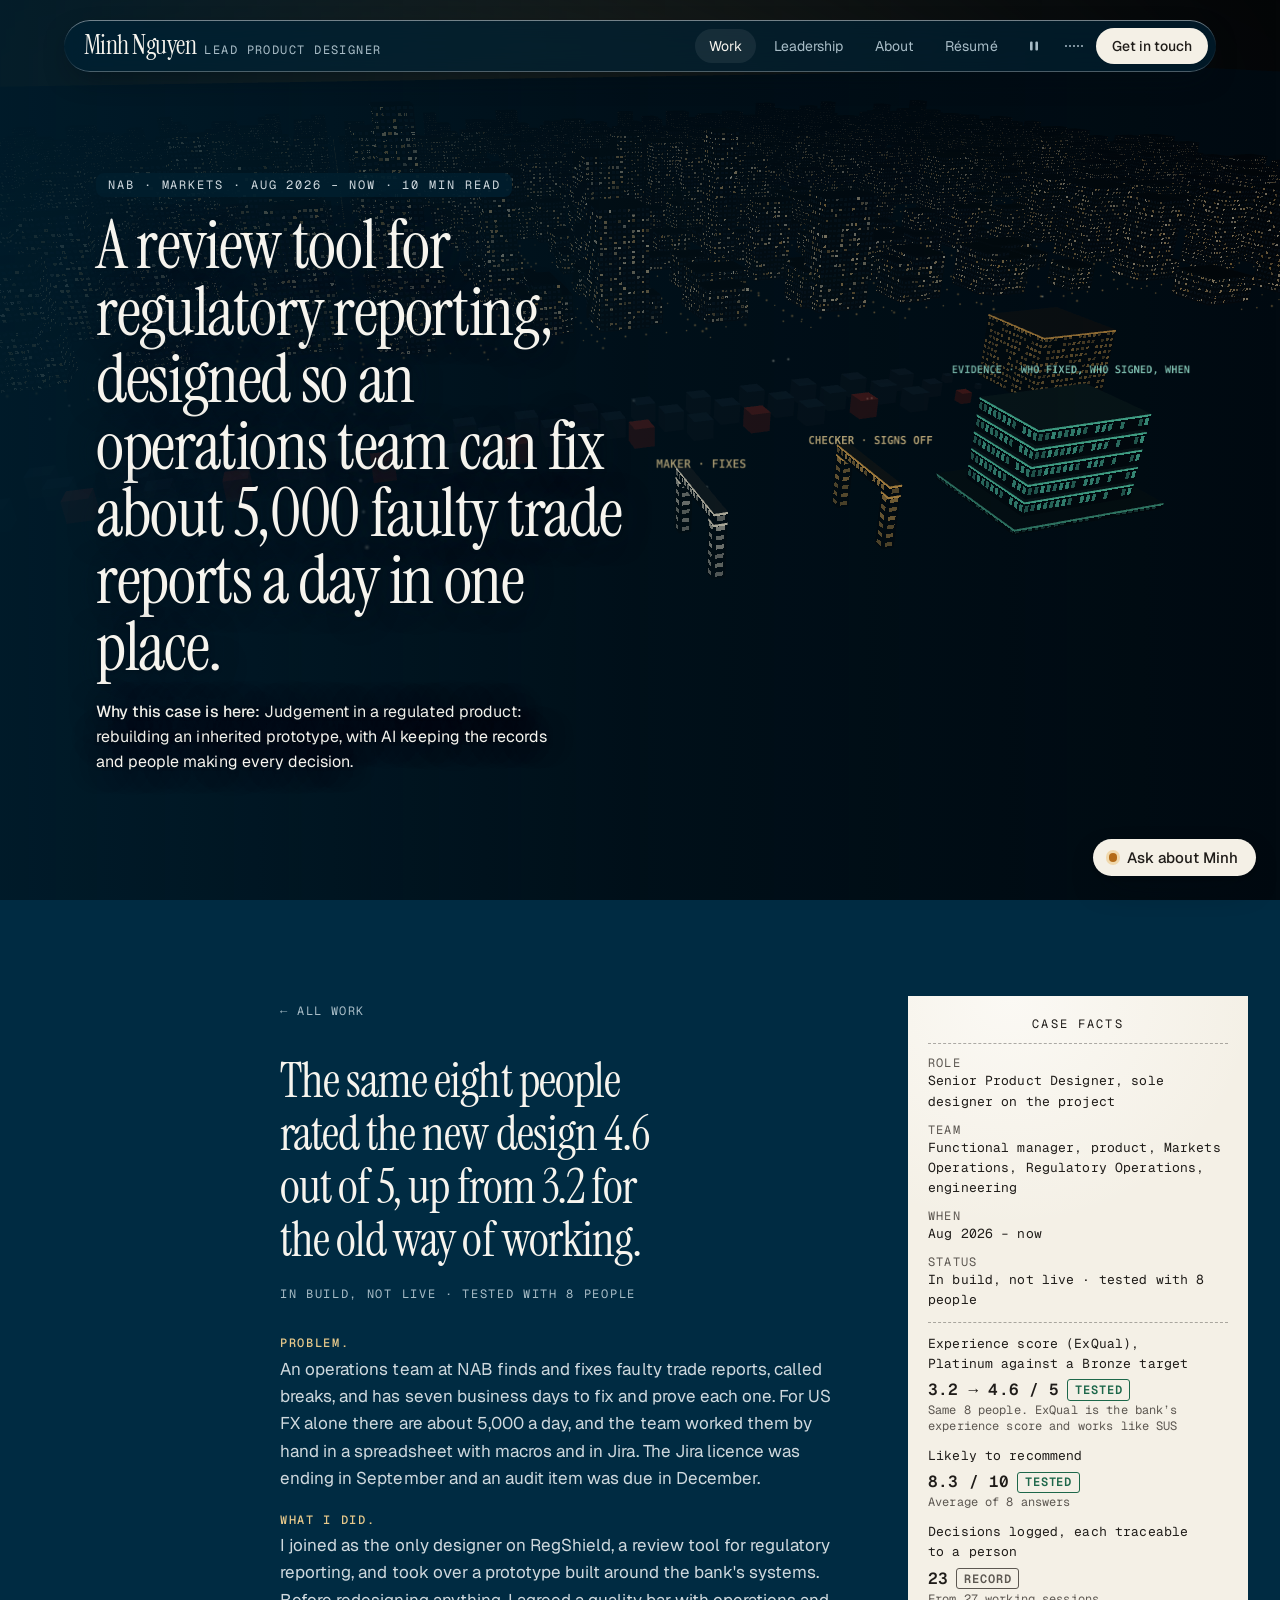
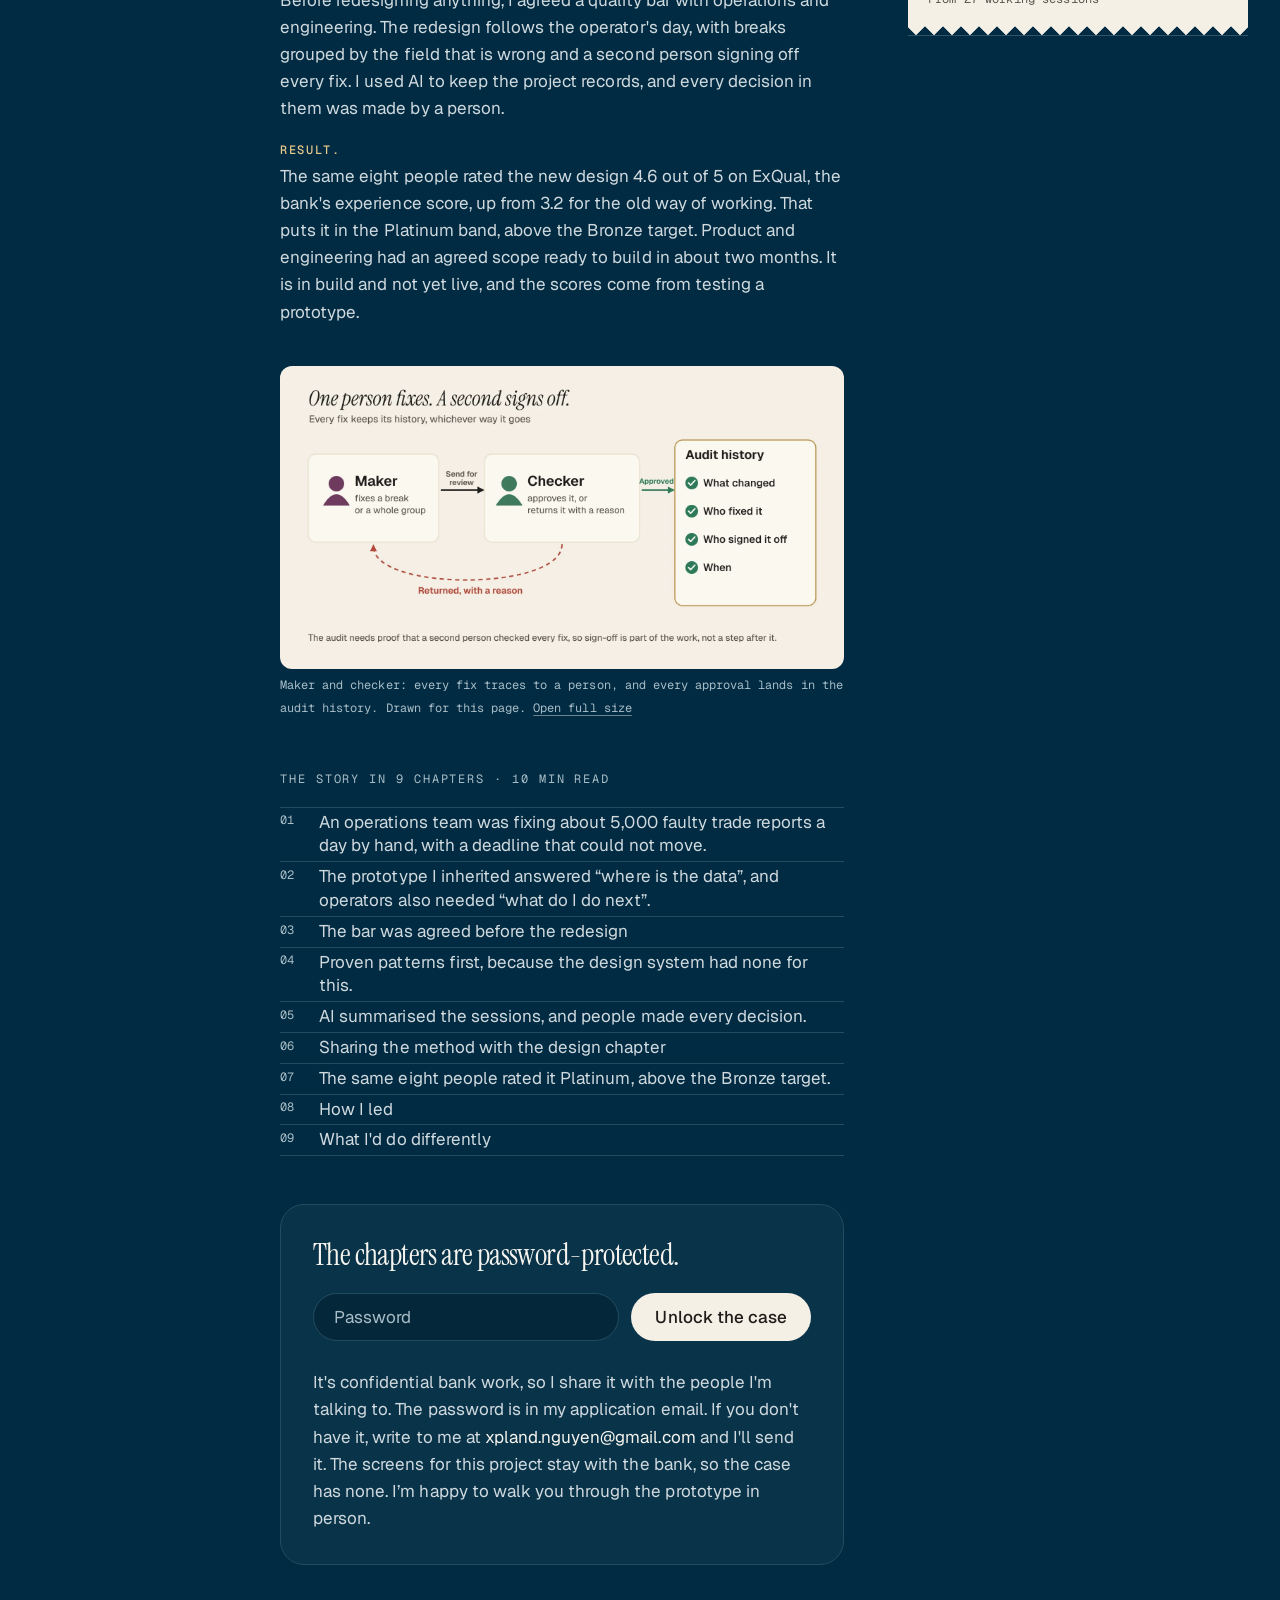
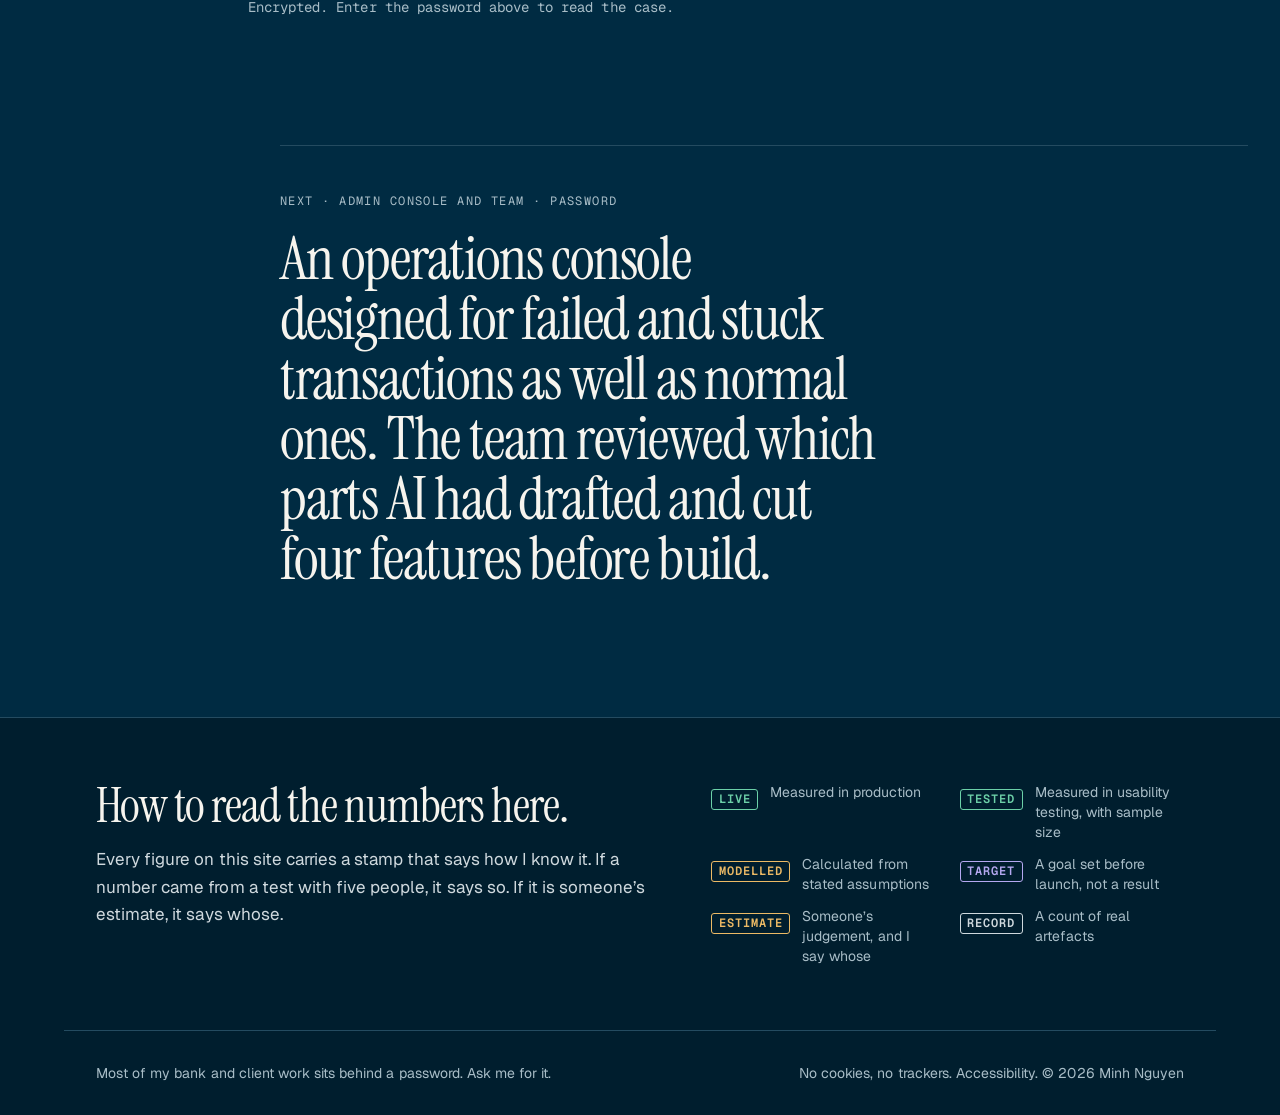
<file: regshield.html>
<!DOCTYPE html><html lang="en"><head><meta charset="utf-8"><meta name="viewport" content="width=device-width, initial-scale=1"><meta http-equiv="Content-Security-Policy" content="default-src 'self'; script-src 'self' 'sha256-1BvDVWLr3QCC20uHhUDi27eDFVJpk1uMQJGIWKUks2I=' 'sha256-UIrFqcaitjA3OKa9mHKajg3N+0Y7tW9+y0o3QmMFeZQ=' 'sha256-0O7iB6zr9x0r6X6eWYITC9V5q+yWCGAoFvcysBGbY9Q='; style-src 'self' 'unsafe-inline'; img-src 'self' data:; font-src 'self'; media-src 'self'; connect-src 'self'; object-src 'none'; base-uri 'self'; form-action 'none'"><meta name="referrer" content="strict-origin-when-cross-origin"><title>RegShield · Minh Nguyen</title><meta name="description" content="RegShield: A review tool for regulatory reporting, designed so an operations team can fix about 5,000 faulty trade reports a day in one place."><meta name="author" content="Minh Nguyen"><meta property="og:title" content="RegShield · Minh Nguyen"><meta property="og:description" content="RegShield: A review tool for regulatory reporting, designed so an operations team can fix about 5,000 faulty trade reports a day in one place."><meta property="og:type" content="website"><meta property="og:image" content="https://minhnguyenrenol.github.io/portfolio-window/og.png"><meta name="theme-color" content="#002a42"><link rel="icon" href="favicon.svg" type="image/svg+xml"><script src="boot.js"></script><link rel="stylesheet" href="./assets/Base.DAIhT--7.css"><link rel="stylesheet" href="./assets/_slug_.BS_zkwzv.css"></head><body class="min-h-dvh"><a class="skip" href="#main">Skip to content</a><style>astro-island,astro-slot,astro-static-slot{display:contents}</style><script>(function(){let e=async e=>{await(await e())()};(self.Astro||(self.Astro={})).load=e,window.dispatchEvent(new Event(`astro:load`))})();</script><script>(function(){function e(t){"@babel/helpers - typeof";return e=typeof Symbol==`function`&&typeof Symbol.iterator==`symbol`?function(e){return typeof e}:function(e){return e&&typeof Symbol==`function`&&e.constructor===Symbol&&e!==Symbol.prototype?`symbol`:typeof e},e(t)}function t(t,n){if(e(t)!=`object`||!t)return t;var r=t[Symbol.toPrimitive];if(r!==void 0){var i=r.call(t,n||`default`);if(e(i)!=`object`)return i;throw TypeError(`@@toPrimitive must return a primitive value.`)}return(n===`string`?String:Number)(t)}function n(n){var r=t(n,`string`);return e(r)==`symbol`?r:r+``}function r(e,t,r){return(t=n(t))in e?Object.defineProperty(e,t,{value:r,enumerable:!0,configurable:!0,writable:!0}):e[t]=r,e}let i=/* @__PURE__ */ new Set([`__proto__`,`constructor`,`prototype`]);{let e={0:e=>a(e),1:e=>n(e),2:e=>new RegExp(e),3:e=>new Date(e),4:e=>new Map(n(e)),5:e=>new Set(n(e)),6:e=>BigInt(e),7:e=>new URL(e),8:e=>new Uint8Array(e),9:e=>new Uint16Array(e),10:e=>new Uint32Array(e),11:e=>1/0*e},t=t=>{let[n,r]=t;return n in e?e[n](r):void 0},n=e=>e.map(t),a=e=>typeof e!=`object`||!e?e:Object.fromEntries(Object.entries(e).map(([e,n])=>[e,t(n)]));class o extends HTMLElement{constructor(...e){super(...e),r(this,`Component`,void 0),r(this,`hydrator`,void 0),r(this,`hydrate`,async()=>{var e;if(!this.hydrator||!this.isConnected)return;let t=(e=this.parentElement)==null?void 0:e.closest(`astro-island[ssr]`);if(t){t.addEventListener(`astro:hydrate`,this.hydrate,{once:!0});return}let n=this.querySelectorAll(`astro-slot`),r={},i=this.querySelectorAll(`template[data-astro-template]`);for(let e of i){let t=e.closest(this.tagName);t!=null&&t.isSameNode(this)&&(r[e.getAttribute(`data-astro-template`)||`default`]=e.innerHTML,e.remove())}for(let e of n){let t=e.closest(this.tagName);t!=null&&t.isSameNode(this)&&(r[e.getAttribute(`name`)||`default`]=e.innerHTML)}let o;try{o=this.hasAttribute(`props`)?a(JSON.parse(this.getAttribute(`props`))):{}}catch(e){let t=this.getAttribute(`component-url`)||`<unknown>`,n=this.getAttribute(`component-export`);throw n&&(t+=` (export ${n})`),console.error(`[hydrate] Error parsing props for component ${t}`,this.getAttribute(`props`),e),e}await this.hydrator(this)(this.Component,o,r,{client:this.getAttribute(`client`)}),this.removeAttribute(`ssr`),this.dispatchEvent(new CustomEvent(`astro:hydrate`))}),r(this,`unmount`,()=>{this.isConnected||this.dispatchEvent(new CustomEvent(`astro:unmount`))})}disconnectedCallback(){document.removeEventListener(`astro:after-swap`,this.unmount),document.addEventListener(`astro:after-swap`,this.unmount,{once:!0})}connectedCallback(){if(!this.hasAttribute(`await-children`)||document.readyState===`interactive`||document.readyState===`complete`)this.childrenConnectedCallback();else{let e=()=>{document.removeEventListener(`DOMContentLoaded`,e),t.disconnect(),this.childrenConnectedCallback()},t=new MutationObserver(()=>{var t;((t=this.lastChild)==null?void 0:t.nodeType)===Node.COMMENT_NODE&&this.lastChild.nodeValue===`astro:end`&&(this.lastChild.remove(),e())});t.observe(this,{childList:!0}),document.addEventListener(`DOMContentLoaded`,e)}}async childrenConnectedCallback(){let e=this.getAttribute(`before-hydration-url`);e&&await import(e),this.start()}getRetryImportUrl(e){let t=new URL(e,document.baseURI);return t.searchParams.set(`astro-retry`,Date.now().toString()),t.toString()}async importWithRetry(e){try{return await import(e)}catch(t){return await new Promise(e=>setTimeout(e,1e3)),import(this.getRetryImportUrl(e))}}handleHydrationError(e){let t=this.getAttribute(`component-url`),n=new CustomEvent(`astro:hydration-error`,{cancelable:!0,bubbles:!0,composed:!0,detail:{error:e,componentUrl:t}});this.dispatchEvent(n)&&console.error(`[astro-island] Error hydrating ${t}`,e)}async start(){let e=JSON.parse(this.getAttribute(`opts`)),t=this.getAttribute(`client`);if(Astro[t]===void 0)window.addEventListener(`astro:${t}`,()=>this.start(),{once:!0});else try{await Astro[t](async()=>{let e=this.getAttribute(`renderer-url`);try{let[t,{default:n}]=await Promise.all([this.importWithRetry(this.getAttribute(`component-url`)),e?this.importWithRetry(e):Promise.resolve({default:()=>()=>{}})]),r=this.getAttribute(`component-export`)||`default`;if(r.includes(`.`)){this.Component=t;for(let e of r.split(`.`)){if(i.has(e)||!this.Component||typeof this.Component!=`object`&&typeof this.Component!=`function`||!Object.hasOwn(this.Component,e))throw Error(`Invalid component export path: ${r}`);this.Component=this.Component[e]}}else{if(i.has(r))throw Error(`Invalid component export path: ${r}`);this.Component=t[r]}return this.hydrator=n,this.hydrate}catch(e){return this.handleHydrationError(e),()=>{}}},e,this)}catch(e){this.handleHydrationError(e)}}attributeChangedCallback(){this.hydrate()}}r(o,`observedAttributes`,[`props`]),customElements.get(`astro-island`)||customElements.define(`astro-island`,o)}})();</script><astro-island uid="Z1vVUhd" prefix="r18" component-url="./assets/World.DWk5gvzu.js" component-export="default" renderer-url="./assets/client.DKhQzRHo.js" props="{&quot;story&quot;:[0,&quot;A&quot;],&quot;page&quot;:[0,&quot;case&quot;],&quot;piece&quot;:[0,&quot;breaks&quot;]}" ssr client="load" opts="{&quot;name&quot;:&quot;World&quot;,&quot;value&quot;:true}" await-children><canvas class="world-canvas" aria-hidden="true"></canvas><!--astro:end--></astro-island><header class="fixed inset-x-0 top-0 z-50 px-4 pt-4 md:px-8 md:pt-5"><nav aria-label="Main" class="glass header-glass mx-auto max-w-6xl rounded-[26px] md:rounded-full"><div class="flex items-center justify-between gap-4 py-2 pl-5 pr-2"><a href="index.html" class="flex items-baseline gap-2 whitespace-nowrap text-chalk no-underline" aria-label="Minh Nguyen, home"><span class="display text-[1.6rem] leading-none">Minh Nguyen</span><span class="hidden font-mono text-xs uppercase tracking-[0.12em] text-fog lg:inline">Lead Product Designer</span></a><div class="flex items-center gap-1"><ul class="hidden items-center gap-1 md:flex"><li><a href="index.html#work" aria-current="page" class="rounded-full px-3.5 py-2 text-sm no-underline transition-colors hover:text-chalk text-chalk bg-white/[0.07]">Work</a></li><li><a href="leadership.html" class="rounded-full px-3.5 py-2 text-sm no-underline transition-colors hover:text-chalk text-fog">Leadership</a></li><li><a href="about.html" class="rounded-full px-3.5 py-2 text-sm no-underline transition-colors hover:text-chalk text-fog">About</a></li><li><a href="resume.html" class="rounded-full px-3.5 py-2 text-sm no-underline transition-colors hover:text-chalk text-fog">Résumé</a></li></ul><astro-island uid="Z14yjh3" prefix="r19" component-url="./assets/MotionToggle.DZvroh76.js" component-export="default" renderer-url="./assets/client.DKhQzRHo.js" props="{}" ssr client="load" opts="{&quot;name&quot;:&quot;MotionToggle&quot;,&quot;value&quot;:true}" await-children><button type="button" aria-pressed="false" aria-label="Pause motion" title="Pause motion" class="grid h-9 w-9 place-items-center rounded-full text-fog transition-colors hover:text-chalk"><svg width="16" height="16" viewBox="0 0 16 16" aria-hidden="true"><g fill="currentColor"><rect x="4" y="3.5" width="2.6" height="9" rx="1"></rect><rect x="9.4" y="3.5" width="2.6" height="9" rx="1"></rect></g></svg></button><!--astro:end--></astro-island><astro-island uid="Z1srwuE" prefix="r20" component-url="./assets/SoundToggle.DpTjMWbg.js" component-export="default" renderer-url="./assets/client.DKhQzRHo.js" props="{}" ssr client="load" opts="{&quot;name&quot;:&quot;SoundToggle&quot;,&quot;value&quot;:true}" await-children><button type="button" aria-pressed="false" aria-label="Sound" title="Sound off" class="group grid h-9 w-9 place-items-center rounded-full text-fog transition-colors hover:text-chalk"><svg width="20" height="14" viewBox="0 0 20 14" aria-hidden="true"><rect x="1" width="2" rx="1" fill="currentColor" y="6" height="2" class=""></rect><rect x="5" width="2" rx="1" fill="currentColor" y="6" height="2" class=""></rect><rect x="9" width="2" rx="1" fill="currentColor" y="6" height="2" class=""></rect><rect x="13" width="2" rx="1" fill="currentColor" y="6" height="2" class=""></rect><rect x="17" width="2" rx="1" fill="currentColor" y="6" height="2" class=""></rect></svg></button><!--astro:end--></astro-island><a href="mailto:xpland.nguyen@gmail.com" class="whitespace-nowrap rounded-full bg-paper px-4 py-2 text-sm font-medium text-ink no-underline transition-transform hover:scale-[1.03]">Get in touch</a></div></div><ul class="flex justify-center gap-1 border-t border-white/10 px-2 py-1.5 md:hidden" aria-label="Sections"><li><a href="index.html#work" aria-current="page" class="block rounded-full px-3 py-1.5 text-[0.8125rem] no-underline bg-white/[0.08] text-chalk">Work</a></li><li><a href="leadership.html" class="block rounded-full px-3 py-1.5 text-[0.8125rem] no-underline text-fog">Leadership</a></li><li><a href="about.html" class="block rounded-full px-3 py-1.5 text-[0.8125rem] no-underline text-fog">About</a></li><li><a href="resume.html" class="block rounded-full px-3 py-1.5 text-[0.8125rem] no-underline text-fog">Résumé</a></li></ul></nav></header><main id="main" tabindex="-1"><div><article><section class="case-hero relative min-h-[100dvh] overflow-hidden" data-stage data-t0="3.5" data-t1="4"><img class="case-still" src="img/regshield/breaks-still.webp" alt="" width="1440" height="810" loading="eager" decoding="async" fetchpriority="high"><div aria-hidden="true" class="pointer-events-none absolute inset-0 bg-gradient-to-t from-night/90 via-night/35 to-transparent lg:bg-gradient-to-r lg:from-night/85 lg:via-night/30 lg:to-transparent"></div><div class="case-copy relative mx-auto flex min-h-[100dvh] max-w-6xl flex-col justify-end px-5 pb-20 pt-28 lg:justify-center md:px-8"><p class="self-start rounded-lg bg-night/90 px-3 py-1 font-mono text-xs uppercase tracking-[0.16em] text-mist">NAB · Markets · Aug 2026 – now · 10 min read</p><h1 class="display on-scene mt-4 max-w-[18ch] text-[2.4rem] leading-[0.98] sm:text-6xl md:mt-6 lg:max-w-[16ch] lg:text-[4.4rem]">A review tool for regulatory reporting, designed so an operations team can fix about 5,000 faulty trade reports a day in one place.</h1><p class="case-why on-scene mt-5 max-w-[44rem] text-base text-chalk md:mt-8 md:max-w-[30rem] md:text-lg"><span class="font-medium text-chalk">Why this case is here:</span> Judgement in a regulated product: rebuilding an inherited prototype, with AI keeping the records and people making every decision.</p></div></section><div class="story"><div class="story-rail-col"><nav class="story-rail quiet" data-rail aria-label="Chapters"><p class="font-mono text-xs uppercase tracking-[0.16em] text-fog">RegShield</p><div class="rail-list mt-4"><span class="rail-track" aria-hidden="true"><span class="rail-fill" data-fill></span></span><ol><li><a href="#brief" data-ch="brief"><span class="n">01</span>The brief</a></li><li><a href="#inherited" data-ch="inherited"><span class="n">02</span>What I inherited</a></li><li><a href="#bar" data-ch="bar"><span class="n">03</span>The bar</a></li><li><a href="#design" data-ch="design"><span class="n">04</span>The design</a></li><li><a href="#ai" data-ch="ai"><span class="n">05</span>AI in the method</a></li><li><a href="#team" data-ch="team"><span class="n">06</span>The team</a></li><li><a href="#results" data-ch="results"><span class="n">07</span>Results</a></li><li><a href="#led" data-ch="led"><span class="n">08</span>How I led</a></li><li><a href="#differently" data-ch="differently"><span class="n">09</span>Looking back</a></li></ol></div></nav></div><div class="story-main"><section class="px-5 pb-8 pt-24 md:px-8" aria-label="In short"><div class="grid gap-12 lg:grid-cols-[1fr_340px] lg:gap-16"><div><a href="index.html#work" class="inline-flex min-h-6 items-center font-mono text-xs uppercase tracking-[0.12em] text-fog no-underline hover:text-chalk">← All work</a><p class="display mt-8 max-w-[22ch] text-3xl leading-[1.1] md:text-5xl">The same eight people rated the new design 4.6 out of 5, up from 3.2 for the old way of working.</p><p class="mt-5 font-mono text-xs uppercase tracking-[0.14em] text-fog">In build, not live · tested with 8 people</p><div class="prose-case summary mt-8"><ul>
<li><strong>Problem.</strong> An operations team at NAB finds and fixes faulty trade reports, called breaks, and has seven business days to fix and prove each one. For US FX alone there are about 5,000 a day, and the team worked them by hand in a spreadsheet with macros and in Jira. The Jira licence was ending in September and an audit item was due in December.</li>
<li><strong>What I did.</strong> I joined as the only designer on RegShield, a review tool for regulatory reporting, and took over a prototype built around the bank&#39;s systems. Before redesigning anything, I agreed a quality bar with operations and engineering. The redesign follows the operator&#39;s day, with breaks grouped by the field that is wrong and a second person signing off every fix. I used AI to keep the project records, and every decision in them was made by a person.</li>
<li><strong>Result.</strong> The same eight people rated the new design 4.6 out of 5 on ExQual, the bank&#39;s experience score, up from 3.2 for the old way of working. That puts it in the Platinum band, above the Bronze target. Product and engineering had an agreed scope ready to build in about two months. It is in build and not yet live, and the scores come from testing a prototype.</li>
</ul>
</div><div class="prose-case mt-10"><figure><img src="img/regshield/d-checker.webp" alt="Diagram of maker and checker. The maker fixes a break or a group of breaks and sends it for review. The checker approves it, or returns it with a reason, which sends it back to the maker. Every approved fix lands in the audit history with four facts: what changed, who fixed it, who signed it off, and when" width="1600" height="860" loading="lazy" decoding="async"><figcaption>Maker and checker: every fix traces to a person, and every approval lands in the audit history. Drawn for this page. <a href="img/regshield/d-checker.webp">Open full size</a></figcaption></figure></div><div class="mt-12"><p class="font-mono text-xs uppercase tracking-[0.16em] text-fog">The story in 9 chapters · 10 min read</p><ol class="toc mt-5"><li><a href="#brief"><span class="n">01</span><span>An operations team was fixing about 5,000 faulty trade reports a day by hand, with a deadline that could not move.</span></a></li><li><a href="#inherited"><span class="n">02</span><span>The prototype I inherited answered “where is the data”, and operators also needed “what do I do next”.</span></a></li><li><a href="#bar"><span class="n">03</span><span>The bar was agreed before the redesign</span></a></li><li><a href="#design"><span class="n">04</span><span>Proven patterns first, because the design system had none for this.</span></a></li><li><a href="#ai"><span class="n">05</span><span>AI summarised the sessions, and people made every decision.</span></a></li><li><a href="#team"><span class="n">06</span><span>Sharing the method with the design chapter</span></a></li><li><a href="#results"><span class="n">07</span><span>The same eight people rated it Platinum, above the Bronze target.</span></a></li><li><a href="#led"><span class="n">08</span><span>How I led</span></a></li><li><a href="#differently"><span class="n">09</span><span>What I&#39;d do differently</span></a></li></ol></div><div id="lock-screen" class="lock-panel mt-12 max-w-2xl rounded-[24px] border border-rule bg-tide/70 p-5 backdrop-blur md:p-8"><p class="display text-2xl md:text-3xl">The chapters are password-protected.</p><p class="lock-opening mt-4 font-mono text-sm text-live" role="status">Opening the story…</p><astro-island uid="Z2dFQjD" prefix="r14" component-url="./assets/Unlock.a5i6rRIY.js" component-export="default" renderer-url="./assets/client.DKhQzRHo.js" props="{}" ssr client="load" opts="{&quot;name&quot;:&quot;Unlock&quot;,&quot;value&quot;:true}" await-children><form class="mt-5 flex max-w-xl flex-col gap-3 sm:flex-row sm:flex-wrap"><label for="pass" class="sr-only">Password</label><input id="pass" type="password" autoComplete="current-password" placeholder="Password" aria-invalid="false" aria-describedby="pass-msg" class="h-12 flex-1 rounded-full border border-rule bg-night/60 px-5 text-chalk placeholder:text-fog focus:border-fog"/><button type="submit" class="h-12 shrink-0 whitespace-nowrap rounded-full bg-paper px-6 font-medium text-ink transition-transform hover:scale-[1.03] disabled:opacity-60">Unlock the case</button><p id="pass-msg" role="status" class="text-sm text-est sm:basis-full"></p></form><!--astro:end--></astro-island><p class="lock-ask mt-4 max-w-[56ch] text-mist">It's confidential bank work, so I share it with the people I'm talking to. The password is in my application email. If you don't have it, write to me at <a href="mailto:xpland.nguyen@gmail.com?subject=Password%20for%20your%20case%20studies">xpland.nguyen@gmail.com</a> and I'll send it. The screens for this project stay with the bank, so the case has none. I’m happy to walk you through the prototype in person.</p><script>(function(){let e=(e,t,n)=>{let r=async()=>{await(await e())()},i=typeof t.value==`object`?t.value:void 0,a={rootMargin:i==null?void 0:i.rootMargin},o=new IntersectionObserver(e=>{for(let t of e)if(t.isIntersecting){o.disconnect(),r();break}},a);for(let e of n.children)o.observe(e)};(self.Astro||(self.Astro={})).visible=e,window.dispatchEvent(new Event(`astro:visible`))})();</script><astro-island uid="Z1yrYJV" prefix="r15" component-url="./assets/Noop.KQpjWcgW.js" component-export="default" renderer-url="./assets/client.DKhQzRHo.js" props="{}" ssr client="visible" opts="{&quot;name&quot;:&quot;Noop&quot;,&quot;value&quot;:true}"></astro-island></div></div><div class="paper self-start px-5 pt-5" role="group" aria-label="Case facts receipt"><div class="text-center text-xs tracking-[0.18em]">CASE FACTS</div><hr><dl class="space-y-2.5"><div><dt class="meta text-xs tracking-[0.1em]">ROLE</dt><dd>Senior Product Designer, sole designer on the project</dd></div><div><dt class="meta text-xs tracking-[0.1em]">TEAM</dt><dd>Functional manager, product, Markets Operations, Regulatory Operations, engineering</dd></div><div><dt class="meta text-xs tracking-[0.1em]">WHEN</dt><dd>Aug 2026 – now</dd></div><div><dt class="meta text-xs tracking-[0.1em]">STATUS</dt><dd>In build, not live · tested with 8 people</dd></div></dl><hr><ul class="space-y-3"><li><div class="row"><span>Experience score (ExQual), Platinum against a Bronze target</span></div><div class="mt-1 flex flex-wrap items-center gap-2"><span class="tabular text-base font-semibold">3.2 → 4.6 / 5</span><span class="stamp" data-k="tested" title="Measured in usability testing, with sample size. Same 8 people. ExQual is the bank’s experience score and works like SUS">Tested</span></div><div class="meta text-xs">Same 8 people. ExQual is the bank’s experience score and works like SUS</div></li><li><div class="row"><span>Likely to recommend</span></div><div class="mt-1 flex flex-wrap items-center gap-2"><span class="tabular text-base font-semibold">8.3 / 10</span><span class="stamp" data-k="tested" title="Measured in usability testing, with sample size. Average of 8 answers">Tested</span></div><div class="meta text-xs">Average of 8 answers</div></li><li><div class="row"><span>Decisions logged, each traceable to a person</span></div><div class="mt-1 flex flex-wrap items-center gap-2"><span class="tabular text-base font-semibold">23</span><span class="stamp" data-k="record" title="A count of real artefacts. From 27 working sessions">Record</span></div><div class="meta text-xs">From 27 working sessions</div></li></ul></div></div></section><div id="locked-content" data-lock="regshield" data-story><div data-cipher="HYilUbhjTFScwZD1mLNdBtWLxnV7cXgRQ8Cfa5VksE/9ciI7Pe5RVspEaCe0YOiCcNgPUQ6G/95DXqzJx2Yq6v2zEteTDszmoxZwTiq7/LDMCLGhlL0eD4CXU5SDbqVcTzcIBfZ2Wq8+fBVi8+Txa4ZZcrMLJDUEI2L8areGpTA9YlI8CBrFR22adB21pJoS671zDPSkerG9RLhj4gm4dIb68ZYjPWoGefL6u1av1U/iERWE2Y962LiXt2Lbot112HBKsBs4O/onP3GYf2wheu4J6AmhIj35WkZZwIY9rL2aRkXTgRAzNdGi9d9fhfprigLN6KRiDEQlAz6vdWmNnR/fGNFr8dYhQbOe/vrNcHOO8wUYn6U27vAkBHOoSTArum6pEs5OUx7QdXI6oiO376Dk5ciPeOcr7VbWfeDrKARxInEG0DE+LLv3jgrbbVmPgfzP41iw3L7cvS+78bfhqYMMrwbvyK1d05CGIQO/Bn3iZCvYxdO1Is86p1VIwOtmOkQsEILiyT09tzpiCrZYs+5G1udRijhinSReUhC3lelt7J/X+kqZrQpMPAvyhGOERQHgEc6LgUMbjlScjpoX9UNp2b4RX0duUOiX+2/pRT/i0COyLqTghoVpUV4rK7i2AYc4gzDX/mqfWaglllK+IYrrVlLBh1qpdFyg8Y5WvOLERamtxt2UJ/nAV2fZlSFx8sNtJgqwjnK/OsWTqG4YOOtRE8xML1FXCL4gV9B4gEnzKoLT74G76ndlDhhCXdlBoKMlASdkYdbyt/TVucS02l+ZB6URztUeAKFg2p4YPznFHXOtjPIAsKZ6EFbLbjIDvbBNKZr0JIFE8JnHU/dcCpDrppH7wyEDE/atfUoQoCLkUz4wfSDJieKtgjTsWijZua4/7Q0oyL9F9SeFPB/jsB8knrfqd0OCwibq64WZMysa12CI6fajsNzv+Gzvl34AgZoI3XWfI3SLLqzaxMoha9/KTEo/LKRDgJcwvxfHQFHpPL4WkgjFR3CQGIOCrxLMyPzUpUTwed46DnBL5KNw/cHgCg4LCXH6SeE7LKqZGijukDUZ2e73jObj12BH4mBVgn2kZU++FQfup6vwpANrxQvfZ+5Kjv2FHl4DSmY8it4EDG4C3QnN2yXDg1Y9/GJgAoNcZdXegJzqWpYDR0lmuYhHNhdV3gAECNJNPTOcWQ6RTZO2Ub71kxLbLz+xVM3Jp/+rVqT/9sKc6YqNvenc+5i8ki+6mqOcxutynPDcznoj8+Y8NPePdA6Km6dwDFtleaIclfbuhtnuq/0CAqaHayFZtTtxGOAzRwGv9htZjgzunyjkyS/[base64]/75RDu9NdmTKjjGpKJAt55Wn/MVMGKq3ch6HkcIQDGJwXD3qTLzZZkb7GNQgKT/vSdlRqPkOgozNX8h5A15k1pXO2kHmegTBi6/EktftGJEZJy3qj/t4C8N9XHKa2CA+Psen61dmd05zZZfVWm6hd17xwIg9YJ+4KDkD3ch0jz1DONC3pCGGTNLili08jASS81rOSiaMWcdzoEeW0CxghFBVgcMh3gBbTDaJ0yZY5aY50CADATrWBF/kDXFFi2BYy7KmFFd1uG/lOqXcWtJ2iukJmlTA+kc5j56lRL8uzts6YuIf/IQ/hpRoG/KL7/gmgHkIlGzluGB63yx/g34ThyI11kcLHM9VeMrAaCMzeORVBDMxZxtHZJ+xPkEuZqmaaIhSKR3t/xYGYfKF/FUAc+ympzzNGRvskURDfoGhiGDSzXKpktwE9/nFdDfl6Y+mGo5qKOzK0cLRZAO28i7ude9r0jqbZBOhPpdc2oEVkDQu3OPnCS5o45NwUALkzQRzTHrmufNO3Aen1Gx/qBFKIT48YhFmcrhBItUgnQ1/ImRifJUP5hCAzSJ5OMPP4GK36MyjTfBxxYBUC6c6HJC1+gX9sinhqpX6/Uou/LHLCtZbXyG3/shS4eTZ+m12XjMYADAla6P3teg2+v+xaz/5M5MK/K0NdFcoR0472OhuZqoXtINp69H2hRkkeQgEv3nv2cvC12CYVsdGBf7q9Ut+EeiR6rcdZHfTixOB68a9PoliZGiwpN2UF9s4woSLCY6URHKRHdR8kGhK7WKbrXv8lqJMqVgShfuPfs2uqkgUbjqnJz1DgRS/jtECZg63VCDcr5juw/WdbdlNfYeiciyskug3zhMalxg+FHA9TnFco7RyDFFuuXObKExNLmxCj9aNVZPyirShb5Er4VsfW+0/r0S17mqLOhdUzyfH4F8EFNaxFPMJC3qTKBd2lX+Gj8u5nPet4N5muAY+0fmTlKepzxcWiP9j+vD750IVmY798XL25bYKKgWqz7ihaEwTmbNr0n+n45C/Finc/GZKBtWo6VBBKTaWljuHa6/GKHUu8uIrfUTYWnjaGfUYKSr+21FYW6ssN2zMDVAVc+j7kiDQA2+HYdzO1qzKU9oUPzqA8XjyLhfH/tIeSMEj+d868EsYk+abxkTU8g2s0wIhsKEEfyU1g/yPpMK+faa3iRTB0n0UNL3otCKt/v3XZjbNl4KHOyYDJYGEOvOG/rNABct6HmqQbq7tJ2D4S05eAGtvulrg3Y4dB5jg0i2yp5m2nrniYG2AXlfrpEP0VuDITaYSZ9LpsW4iVJyFnMUj7Ec/Ui77+qric+hMTydUeRCDs1qeixKwacndibl0Aw9Kv1iCqNQG4PZ9cWUYH2gvx2SnN37/wAgikpSuo+UDRLe6DL9727HS9A1+fcoQsMQeyAOMAMU7IRi1sfk1RrxYFlUmy4dr9kjrZps+L5SKwwLhlqNGyWcjo8x79sIvBaU62X+fjcoUi6rk//QEp48hQMoJOJXXk1jCdiUoulCOU2BgfecmgHtlr15FfBEleazvm7avrcMFGR6kRG3WeIMx01Lnv8B5Lbqn8DfV5c/pYFVkVpPhxcyhCYgL8dYWsFvaFOsxo8ny3CpGDSKnamvWe14Ba/vvNy3LTmC18k/mCCaDBnzd13jUieXb7rOZ3Zisju5PtFTguvT2xJHx1lbfSlAwy2tpXAAKMtA4AHj2ZTPJoh/42GqGhCYjLrF3JwqR1hLQjr8sPrioSdTC/QLVGs+Ri7GT/83PURwSOlCY8906lRi2HYWRs0gQpd/amle31tGwCubyRXAoCsyGFgkWKDKug7sFb6kfMgXPfPB2JdqPJcRzXb94amtEbvV4ng9RwZ2HEwXKMQXqV8LjwH2bbwotkJGRmOvUxVDWYhFd/1H296FKrzGhVKEVrlpqDK1T6eMwCt+F2/WiLMoJ+J1zjEaTSBjVDQq44KQGCzi4kn2oL4HTv9k1ja3JIDEmD0T5RWm4Telc0dswKnQGyYbmJ9N7q+mRbR+xxWs9EMAFe3rB0F1S176naJ5vIHNi0DcP/TliF3UCywyuTcxB9/[base64]/EyI7a+CqfQU/wCF9JEn9IYdEjmn/A9TQbemAOolVOjhbcQHd/y19lij4ynJYwxs4kTKKwzcqpfBX6OBo1UEnkWrqf8xF43RqfU1sHmzSF7gjjWDjzEmDbUNkzY3L9Zun9lA+Ngojs0haaV7qmQjfA0BhiypG2Sl3PoFFaY5RbjBx2rYpTSdD9fw7pbA4Vp6DmdQ9ZuilCj+CTKrpTFs3XyTbmhT1Ia/weKJOCykwc20G9MdrGxgg0xpopAQik2BIJGf/gAlxkNHVcMfb6dqC9+ZS4avW0LbJl0vqZzxeaJdjDNd3b58ZbdJ2cGI/e3JnIyj2+Nl6UTts/0ADu+VtuP74HtYWa0foqHX4Y9JDzofW+K8itv0rB3XrRxr6miRpyHd/b5UeBdLyP2rnvXC76sVLIJlfahQOWw1tZoQiwd5AdppVtnbwGvz0l1BAR3spHpSebPUmhViCbQdIFvUL9ooauRhqr9yoX1nS7h9NJYnHzARKHSnb6kuV4OcSxZPCHjHriJl5JZJiZZsQKsBmdK5lMze2vVXUvRh7lAIt/QiWa01GuNBTrmHSJ3A3g9eCHyhp85UECnwByq4lawTn3gCjoC3hhGOSq1EvzjgeHU2OPUEQAQ0zlH+ULd/FC2oTsusl23ma03jNkbm/Q+Ak8l/ip86xqvmaRfTirTit3qDhbPgrtuJfzk0AUOYTGt1/[base64]/9ByLa032IaydY33er1YIu2GJ2vk6se2XOMbVBijZeU9a5zqowYTZCPfGtYvkgdV2U+leWf5LlGWCzTwghja7kJe6m7fg8FiUQEhkKKX00zKPm2/Y6YaJXw0tHoWFUlyZ90nqmQqGuqrqcqHMsbm1I5g+J1zKG7F18OjSHzaFmOG+qW+sHODIDrVTYkR7iLe9fTavvbNgpj3kBSi0hU6zHZeaI7McEZ6mIWrIfcL0ZCcA6jIErJbPI/wdA9jidnbHHXmbZAmSRengbGanE/yXY6Zx+DzW9n6V+6LlyBemFHGZZwHLOTp8QAhO28QCL01qg0RKDWBSk1hlldU1ncQubtveXV6AgZzn+jPjJVRkKM55ay6RMQ1mGW5V8y4iTHt41pfhygTyEso/LekCQqm70ZT++EJQRo9zN4gLsUzIJpduZXR/+KPsFPdygFuV2snF4vR2xywCACbpjoiUJht2jjLXpyXtqRJ6IlmP/hW45rWA8QnmzpYgsq0b8QK6vTneokui8O1UlmmDkrcfjNWRbdcpWMsAL/tLwV/Hnw3AIBasKHMkALwXqfng4s2G6AGAJSJaNyFBsCZJ1dC7mXwnfLw1J+aQMT/S6r7r6WxwuaSVWwErWZjOT0lpsaeYxT7J/LK7uCVWJfKjfxhlCOnNCCPC+NMdNIH1vojnWxxaFKpA8wEFvqIxdu7mDLhhSZKwKq5FXE5jDiqqKjZzBpSGZVv7ErFo569haq6q9t59QS0NmcxXmk4l1AvB9tFFMtyI817Il30SjmraRrh20bMwJaT9t4ZPHNU9QSevEtyUozOAtaugYGMn+Q/CMGf58vpCMpbFZMm2TPJhZxgHumSgbzSOg6mKkk/RlEkAyi+SUJXWI9Dr+ftvGon2nWAor3gDv78TF4t9exobNkSgWyWN0bPTq5P9x/LFgfb0km81lXxFyVUNjbZogjWAyYvVdlUawHxo5TfY1xkqcOpFkqScr7fKKOIg7+9h8dTQcIGOUh0WDIkM7QJyWGRGx3ySux/FBKwkmjtEKpx6BKt95MLDDv3XVnA2o/15vkFB6rUleS0SWhqNme36kx91FaKO8EWmi9olp9Ykth172Ucu4G1GLMOm0HLAuZF5GyJiQhGCt0W1KFRJqSVzmZmU/+pd7rFfhe9lIgAjNqjzQ+106s3h0y5BeRZLE26tQLJCQEsbXpcO/AMkTzahvYi3g790MXWHWbat2tuh1T33fOArTxgADM2ua2/gxtU7DEiP8H3ukG2QsDfj0JE72EiY++4+gfiitiHH7V/FBE7ROGS/nHdReg/gAIWfl9FEQGvsNa6M6CIZVJn3HrNPRe01WSAAdO7Z+N0jAUc9aSsay/fz7e5tYAYGPyhTLW0q2hBJsE0G8r17T71EBCfQzNS9YbZUugWk4WIbJomvnCWL1s2U75feKzwbR51r9zoC/br43puI4foDJok+1rnyFsA/635L3gPycG3FLzw2gaf80Pi/nWtSB5aOLgEHAOwG6a3+Dj+c1Bn6bH84AmQfEFNDpdd5wFqYvXNmmMdqtVdBXMY+4/rwYjdD9FfysIFfWTbGrLUQC69EA3GN1LtwIH/E8glylg/XtmXpb6VXCUxVjwNmdKf1YTf4piSLYvWc+SoULCMPHMfOy4N0DpGwLdvuEnfZA8+Byfk3T2fIYmTi6lNnQ/Okxc21J0cRng4u1M8hbESytA+Xk9BBKq8bk8/I91LP+ez7cm41M+MI5CV4Yd4VngDp62vRG0bt2qiovJoSIB07R0g92bczwb+6/NB51/J4bfBVlKRf6deF7/3I+nOu6H/P8aWHDcDA/fvc9w/ebvF0hfxBSq2fddxUznjWtvpMRgOH32cuqg6Yqb+O4DJPX50oFyIYGd5PwNpo3Zjk+Z/Fp6Lhl6WwIPmz7YX0Sc3JMBFZrGenSYzUr5jDpoh3iZbr+D/u3SxGmrPj7wnC3MeriT6ATy9gM1AwpvvDAQ/[base64]/JuBq69JeMId6IwVkfCtJjsWsXvcy+GKJNKoiy5+BxEK+zrkUiRBtH1D0gqEViAlROMr+Wfd1gzg856MLKgMroKg1tCmmFtg0IqJSlEsD1bmIKYhbUSfpH5pcU32CyjW0ESTzgBCFc95L/Ru40s9NoOtVx5IJHxk7RvdKB83hCpiE+RqKwMNwCX7JayBxUPH6rAtsNO2IpuC5cGD3Ly5LQInTJ6bF/Z+CRjVk1fciZEo+kZrgq9JiC9i8tb8vJujwMdNvzy7U4n/Achz8XifZIHeWx1h8pDiZbM10R22tF6bsNRuYiaYMFJcER7oZwi4Tp9opB35bFdKkb4gWQPpd1oHYo2rlBbgl05CThncT3GxMlBL9BL+5uaHdV8PUrxJh1B0HRTNDU010JSht/7QZwfEBTjvrmwebWiFDw6lAaijTMd8ztzyz2B8dCCVl3dqofkgn7tW+JX5VFuUdG1LFNokhYW4lFxBYA7fVAH04R+vH02P634YLhnSroOWeY3WXSLHzzJZ124XFJik9lVV2hDZlDNCZrAI1kjPd5FiqSNxZzHX41+880zirILmD/9J/UkpVMpvrvg7FH0t7dH7mB6ZIZTHNCGoHpHtHtpAWG5An+h+zPlk6aSo4LLBbVutnLaHprkU51BOt2xLCBxB5FRANlo0RlSjslohp97vJDXNOWf04DoMaHcr8p/6IZXCsiWSAKua3Vdpja+x9jjs5WTlU5ODO1eAAct7wMULlxBGjnmy32EiOzQT6Phw2ODCEAAhK4AiQDzvNIxeLg4XaI204rrHu8FcYNQ7V0hM68lunvAtUtOgCQtR3rY+EBsC5eergOcS2ylyI32/YtHMyHchA+q4rI9UalFwplo1bY7PFz+WCIfRyLfIjyV1xar09FHbZF9gRc/b7Nu0ruZF8t0sNalTY+AelQFN8PO5SFltcF3hTPlapyBZUamT/FDPEjnVicxMg/60Fz/78j8suyOVaK59t96jZ7RW0PPTDvtMWIosvlTu+yK2gsnZBQXXHKQGPJQXnN3JFU2IKw1FSNHPLsP3XQauJd2KYk57+rjfmz+pgEIHQZgsNHMsmefnlSDozKc3VNNuaAfAHVf8tEK+GhqgPl3sMSgtDyiAbgnWwI28gcp+UHLyGQ+FWyH1c6YmUN4PL/o6ucvW8m1lBT3tX/XfghMYgO+YFWPMricFZHsyIhyDS8kDLlgINrl7zsa/yPvq2Usct2Zl21a4mZLz7yJHqGtqMGV67Nmka8SKPlUPuo8CXfoie/+TBAqu66ojby3+KubOGoofGv/GI1+A+OK37hV9AOU6S2pnpzKjZ00CcILzlbV8pCxPLoBQEIxLnN6fOYWURM8v0JXR/5c1EAEawagL2WZ4Z3FiXaLK+haMRF3ZjUfSV8lxAnOgfvYSOFpHjOttGBwN8TQec3+xZ13fgGMSXBVD6nooRv0bbT0619gnbSA6qQxxAiGw/TtKDBRZFZx04ogFlJ1oYkdhb4GdWRmX0Iq5b9lwiTqq1bDyk0bOlEep5vZVusWSg0p4WbnU4yRD+PEgDnuSzle5f1RyyWqD4wN1xYMzGLIElIHBKTFwMX8QtQ7HGU/uiOZmP44w8xBW5KXZoDvGP3NZDOqp3i5DrSUug1UXZzvU4f8qjEpcC3+qjmf6m081SNeNLWnlf5j9ztwoNUK8Rbged78oQEKD/oVm8Z9mKyXz++vl0+Qn8niPgCTgx+rQ3t6gPIkHmASWkP6vHXPHWGzJs8/TFnD3cfgJ9pD16d6wGeV/fw43ZWxN+aug7KUpr6WGp4EKzHOXvDKM2LX3dpbP4Pm315QOko7Ju5yieut1ilYYOJuNQ8bwJtNduKHkF0iFSF1BO9HaPxnGKwU9e8qeSE472k1S+mMo5k7Y5t+US/VFUs9AHw9/c0EfxeHJNBm3TGD9+/s6k8L1CiUfes+5XJp8ztb1HobodNJGSD6XlOsxSbRVoyruuCy5MOhBRm0cBfYZsEj7ZZzgtQQoMuYDkMVs25CrFXmZOIu2VgZksQR2ovNMNFVnuPez8tp/k8EW6pLgVK/TmLTTd3T5rCyhA//uOlGSi1fxOKj9FjSRYMNxXC8ooxQ8oqmnl56XgNtX34qc7LTOyWhL89co+WssldlT8dqETHuFhFoMutx/pCsEuN7NUhsFd9hkLEdR1pf32DP7oc0ftHNIaACCZeNmc2GypVyu2Or6x8usjTDCojbzIM/gQ2cTsMXVtITST90aXfRB/PxdVvfAf/UhOkkTuy8l7SjYHYkf7o4NDRLBNDvCfLGFb+wf0OVyIWh75WJvkc9D9UzNvUp4bhVRojuuJggQSwd/slXanYvlv5oFsGhRd7maVgFq9BSROGgNT9qAqTR1+pSuP6Rc856GNOFtg8P66YSNchSj2Tzc/JmAck31Rjb/0FKQoDwMsTlWeSLK7OFGkJkBPynDPyzBhcKgS8f+lEtNV6OUTCKiido7OS+V/bojpQ1tnTr8Y+qbcfisCFrv7rrqvcQSHjkyJ4JtW9w+Fl2QKAciNMT3o6uMKxcGx3jtFz+ShK5kYQSkOllbPTk1P9kvxmYYDAeoxW+Rj0jYO1eXETRIkx/VKwTLBKe+COo6G7aaEkEy7t6US2c8ELI1Rgsq1A0YdSQvbxy3rEFHqhUvoH8G8eF7RZxup0AsiqvRzY376ZqXlQGnHTlfmBDccD8hWV7MdZh0mniy7/1IZKVxfoOUZWjqBIJg2PeDg/12QhG2PO0PMQf9A9sMciia6p5zIhE9q0y0L/MdZW4RYZpPHWa+U2x02T1viUvm9XSW0vw8We5CcH6sW7hpI97Lv/rHZvVSxWbceUuPH+U+J4a190vU8Ol8CwFO3NvUmvl6NZW7FOA7CChcDNhECp1ZEAtMowShLeSkOrxPjpQFppaON7NrSHaRsNRr0kiWmcKVmRG+sxvD1VO4tDM3OaISVmWT38nZwf/E861fWGMSV7NeqObRsNuxIFcRt2gL2mFDjYs7uw3nXAXnkS3RGYt0bN8t+MdLicRdAEQfo/0uP49NDmY4Uq6zuqQIfiOYWedNOC8X/lqPVj/6UNACkc5cmnlh0yii6ZcKdZTwtxVrMKzFWVmbtZ3EwzAeYbhuTM3wtjMFEKgv4qQ+kZJa9iFQzpfxlM/MB0FjQuJjg4NHEMU5moKGCorkNc/hOKtSgSruMwX9o7pxNRbmKal3WsSWY2BOmoyoDTVWIfTfb3+6zXghI18/WD4fhEEBam3BPcgCfnvlmxJXviZhQS7hLEHgK0Ya4vuNB6C1MHn8HZIMFbZ49k2BDgoRZMfa/dYmCq4e1Sv1G4rYslETJiCCfPUetm2geag2dPahQpQNzVmsx5uxYuBca/IxAPeaDhtPj/WaF0bZGNIyGWprSJMEyhY3JDa/wKdjFMf/EViP+vLY9ukuyoisED/6uC6VxDUyYHXv2+zYUkE0cDAyTwWRHMIwJoNdlV9HOqm4bvLudif1TOrH2pM6H0Y5DOAv2FFWj+J9zOaLdYiDe3J2urPrEWz3SgacEfcHadatDMIYjpewb1Uz6hQ8xfpLKgbxOjPQhBrhgD+JJYuBp0ZHXB5F/VjW7k2V1oH3+k1dsoIm1kw4ZSRy4/gomjcQiX8al+GwSg9nvLUw6BhL4XwgDetmLBMjuSjbA/[base64]/xuBfMKlGJmrLRbS/OVUIuz0OcboEw8mvP6Xc9Mi86KZZYvL56fpPmAL5x26/Dv4tHgzttff7UNS6j2kzNXbYCNo5CwlAmiOvJwE+0E7CJ0bPBVnDVdxrWxSR4pXjvze79sMztHpaBBxHlP1YN1hxnXFNuJgeZePpQFIUkmoWj1Xt3YDktXOfIg94IYO4L0kOTk/PqL6DizeGvJH9igveExpxqwtBGsYVWm2qpFqSl+oLEGDf2LgppHjIg5LYcSZgchoph6nV9oWxcAIW1uqhO2fjMdUdm/Wk5Kx0MRu6wWIQ0UD10C1ZyWg27A+IbdcMLIBLTBDHE0C2xC6nscs7hi1UCg2OKGGElFPzN4mKqdLjQcntmXN1jTI8PH2uHnvpktsVc0Q8dTRp3i6tkkYU0AZselEW8dhvVfU9bS3Z+a0nWTFZR4BSbjun5/k6YPw//pG/MRn/nQFKpUc17axT44IPgqfv7JEzYQQdJhCDbt5+NQUG2jyqSSt9VOCx7NfMLo94nF2YNT2wELMmLNIroIsiSevpMd4fQLjEuyvFRmys3sPv4Bs+ZS6q4uIPgWnKgRj1yhEYWyIOTJesFykUHlP4HU0YJyxoDjqom/c0qN47HLOkJrQMD1I9tUKsImSdc758MSNqs0t+Hg5Wn8b5ooWk0UiVeFvTqq0s5OPJIu8ljZNa2cVJj5tzCTTY1Q2XQrsbSeuFTcgbQVxkHz5PFc8bcGtyPrTS2lbFB3WeZA7NwgJgx0NRvWpuMcXtupELnQnOqbxikf3f/GZ+7/nYoe+hwxkG9DO8PoLimUq2pW2n+3S2bBlcUk5qqQE4vSHqYTPPTEUxrWS/+RKNls8n6LeN9h5ZM8Y56SWCp1FQzoOVnLlscnERLLhOtZj+q+8JnkvmSZbU+w9uNQOM2dFVhcIn/O+1qsHH+DldyzdTSVXRsi0YIIrQx5NgNdiHGh/r7BddFKR0iyt/n3sQLfspLepHzUOg07WiJfYsvoUoJxm7w5IVVy8Jl+/6XNnmntj8b20eKaUBLCUsiEpYgYXwsiAJFr+m++VzS+yIY35R/8llf/jf8FiIK/[base64]/+H6jX7DVifG4Gb2Ffrz3x01oLnjsx15w1v42wtW2lHaRgBEGrLKWbGRRGjLhtrIQNSoj5K5WL0IRb1rRs9EqBL8JCiPcna4T+cEp9wOsI+KpjsuMfjEymB+YdMP/3n4PGFECThb2ML6AO/V72m+VyPci0ZkCybLz5BQRjFVHp9H4mOeH8xdHjHqDNrnIOD8R0jKoIEXVKsIEyD6aHqstnqxzbwWGCpQ1h0cArPQK/fIDIZDPGWctcBMBw9z4o3rHghUFvcFe+COCUNCSzqye9yb4uDCX+v6zxd/dyi3vJyo3Zq894BGQDycAs6NOB3yn/Mii8gC8p9uqN5Etoa98sR2EFywBKYq6gG16uKlHHTs7uJ2Q7yWRDxDodiZ9piXMB5FkbFQ/T81GBBN8+n//MakTAQJbObUp/ygqA1Z0Jdn+KiQOt1bNWZnDDJ1kFW5EuAQrze3e6c/i84LZkfEfrXjqHw8pbTgqyX3zVneuJhtaq6nkZYGRbaVe6twUh+t7P6gZ8Lb9EmkQV8bUSBl2FD2CTk246YNRvzIBjPSrDBc2VWhqIfHlEvk7eCLnXghpQUz9QniPU/yiZri0pZdsmddrhHmcPsI4063hkZamrJ/HcJMTXEpQUxLt1+Dc+YQzLFOWpu97Msvz3IEFQ2Utvp00E8pc0Kp4vsEHqN4LP4FZozClUvVl0CWkt63Bt/mXG5wOADXpmMfOin4AsywYQqbc84lKbmbncnSGDh7r228nLoPRAejg9Rl7eZu6Il9fzn9Np3eM/RONK2fYbjNH2j0o4Q+ZHw3lEVyYl1TwV2HjeQ+Yl+9CP4ecBLRc67NS33grB3fv92YM2hWaLz8a36YXObZpf38+UBx08oTJzvOX9nI6NGn08c2/RSe/TTAjNj58eauan5W50wuPr1JM2TIVfhDlu2FtIkW/eIUwV15BaAfcbAjXGvmAsQxTrwqWH+gxFgwMkZr2hqOcoF5VnttGavuvadvnEKKHB5WJH0g0NNlN+KYYb9r26vW8FipXtwqCIRO2wrzqcdiOCWPePJFTjcQ+LxLLPd8es3L1PLx6Zn7BMq89onDTCmhuN11LpW/FF8IM6QbrO2kFONy0pOeNyMTlzT/s2uVr6jiLsUeNkr39c2L0mcToV9A11+fvcbPhBBnq31a3kAyCcgJMQZyd7BYNHn8OsvISsrMdFJuN1WEYTsGfI/u0paa9mL+Z+wPBI4lRds82QkmoduxLo79luod5lyhX/a9cgheZH0vP5JR2mfzbvA6lNNABor3txm8k4CYtDsB0IEWRg2eeou+x0ibeFXlOu92d+DbIdg3GsR5P9V+oL/ZOeTSJiGLtU4zCMYXwlz8BlE/OnR3y6kgqL50ad9549dBRILa6xhiy7X3YKjR1lKjTUvoQp+0kEKfH8oIf4BenDcoAcB3s4pOXGmy1ycEfM0/eh/3mzinYbsS2JDUe+9gTV2mWBONkCs3GxVS7q9FmXvfeXn0r9GJzBFgxpPn6OfX9JwK4/AT5TL5n9KrOyLSDZBQGgvFaShPh+UE068/m1f62gS7AkEmYJJMYZ9TZ4ilayk1xF+oLVtJi61hazNmEmUrFG/3OPBiwJYXxrFaTA3i9pMEFp505u/B4GGpR2o9ixEyA2IyTCIP9jLWwW8bNh4pEnvNRD2io7nbAOFfSNOGxcKb6L0n2Ys9Dgh0ZuO/GxeyV6GbaIFWKGzTsRitcX7o2Sv4/zzYR2fop941lfolZqr3Rxi58Vk01cqNaG1ZJfgME8ZmH9Iny4tZagfjoaJtfVLrwBy5fe4qpUCXAXZrm2YoE5HVIHzba7SegUIcBiZ30oOPAq2RwZpXqilqhWYJqWwBgUJbT3som1J8o+PBbTd9bxF1fTOAAE8sZdDIznrPlzaKpWUbL/KxzfOBG/ndUQLnWgZzYGbqz44BTpO+rAdjfXedhlllWA++VGq39cHsRkOM+43453R439wV4dF1QneKKBgnjxLpzg5SU0EnRpXyfoOTRkr2dzBzaKDmze74HX6lP5luGuAYI5wJYOh5pSKsdr3dnoiN0YTXyP/SmaGSh182u+8n90g+hofrRWjqhLjb3/YuKCenJekYtPfhb0Sz+AfjgPUkG+5Uc8dfVpvGfxHNqzplHf5jENIE2dO2Rl1Rs18UVHt0LpXcUayjOwbhUH2XIFWMuLl5gWa3gJ883YeKsW+PJjOm9JQYgWsGo/y51/1eeiTXaA2gsEM/YuibBiw4/OTQcwSWvZnbz2FOmPboql1wV2EF0t1RaHJlvi61xxcg2AmqlPxcJw/qlQpVtmcWksYUxbuC+j798RkCkaDZeGBPqfgPVOzDCFmBxhzlbovQhQMngH96AtoER/ei4iS8PB2q9kh/pQ6hNod0KqquZsb17mlKTRZsV7u1AEj6Ft4FrjLimThIrozRpXbjgasbuy80qbKwIVwwe+G9skqRa5VfHu55+xzTsJGDziY+27c/jsiEgV3fSnAy4emh0CefvwV7R967KvDrTBX8lnk9SVx+Qhj9GjpUEeZfDHkoyHf606bWXEfOlhuLiMs7BecLZTwAmWvwAWqKlRfvWRV0yVHDJoEXTBFUZEVaAA7ku9ePgOcu3b2UEIErHBuRQDGkR4vHeiqqAB4DO4nmYPQUveKACR1DI2CK9PVIlc0Dmhc6ON/AYuOBoXR59oxjjKwvRCIwEdfeL7Xcs6PHqluThiKOwLg4Us2BOXC7eksZ4aP8/u+xK92uaiIaon8+2PAwwMoqwgBT4yraAtcC/Uf19PfpjBgjB2aBdUFfOOciIK1FqCIn+oCwBw2ZE/ZSSE6cmPUe2hC5jP2F13HTFNlPNSYNnFSh/gL7Pc4BDo4ZRcCN4APjqP06NzExTZQt2Bg/GGrYvtpYYQvy0BdfRbYz7Y+Up0oVdE2ymqvgmDu4k/YvRyYrLvDH9+l83PjgMbElXYYnApmUKKb3oE1Y/kzSXvbXzLOzRH/lXuZjxEsTlPIgonwUerD/PjrrM2w6w+W8bAzvxYZVRE12b30O5ky8HJAxdZqsWpewqkRfACKr0hDnm+mu8Ua/aTe2EHogT9MR8HfCEgXMtzpGmiBy//eBoTcL0E2VFZwtnxqm7/RabLymd7P1JlrGfh2sIlaiXNSMgz49XWUvWR9paET8uJULM2hR7zpw33yxv+hIZ+ftFpEbi1kdNgt1+rsjEjpASN/P/d69r1LcXAvC13ygPP83TOkF89OeYOM2Tt1uabLvpbUfrrXS9Rq2VBEpYQD9167xa9xjtsnb1xYPh2QS7dOsQ/0Fd6XsnnHVBE/SEiZbbx8mfGCRjvs6wMa9jrxotZcu/2JQenUR8QqYQ1tzx7V4471CqczmGO+ZA1Qa6i5JVh0C0P/lwTGePQXAcLfmXO2OQLk4hJ+tp7RiCPnIQF1R0NiDJTKCBw0TypkSGI249n3Wih2iFZe1C5HmCDi0SNwAfdcNkipa7hl2Ta0dzPu611SQhtCMtgeeLc+AANPlrrm6L1Oe3Lg9VyCoQK5pnTa/nm68hVbfqeHn1SxpP1A5yEXS8vLYqD59wLoalWCYyUfWRlsbwrc3c9l/R1uE4XVt2QYefTF1ZAQ52GRXbKtwjuFdSL/NZHCWlzT5ZaIb2CnoNoVMM9hAUGP/[base64]/oPpKdDE4VzJLaSK+YVk5m7hGXFQ22yo56+HNVqIGEVr6kdChmnyQhTdpt0M8LI8C4wgx50PL03jVR001aJkQ/Cqb2LHJxlaaAAEAhUKjGXlfXWR8TkhO1Jg8ZTUPb6BIo4tcU0y5WheMEs9ELH+1n71fW+8IcJFlnCpf1m7kULZrU6YK4mkl7WxQjW/Bo82K8b6DPtLdxbDF9Eqg3Fl1oxiF0v7u0HPVdDy2WLMf/O6SrBqKRYpJ//WPVq2ESE9R7Md6k4eD9he8d5ISgeQi17ntyiI3dDKOxZMPoxb6zj1zEIMKIzSv75fatTpLFsyqcL2pwhjRrsKtiCLCep6EPEJ8fXVQWsBSHQC3jDspIqI99VBiNcXWF3+EXu74un9LjO97nvQfFpAYXhZDcCtE7mKPhdNF/CwebcspM02DBQSvXpfIRa84E+KetryeAbK418fEVDSis8hmHFZkyUJjJZZLhSGeIpKaNIBD7C5lYyJwD6av1uw+vZcpqN6cTbN7qgd8PhkmdJKD9Sqg1fIqEnid/i0wid37GnMgVu0MDGD1NOsMdjiFEu1ZucxZ8dtOjs2GQOshh3u5CDO4mL4jZSOM84o0Y/wScZplF7ydp2+5TRjYT6lj/kEWbIy7GFQykE+v+aXzUFOg4NqqY1B3hoVokCWGQzB1z6FQAXnLCGNJbBhasdmfSrt+Qd2bCFdSfuTR0p/47+Ej2X5IJ0wPT2KZIWgcXVRtYLGCIaCzRLNqbjPM5gZehoZ1g9EiXv8ePuqFC4S8KjtWoHoM7BIBP64E5bVUgOISTHeaKNfRE6ndO70Z/[base64]/ACiDJ8iiBu8q/ARjw4pqXMQnmKLYy4wcIFFVCg7/9z7d+w/PnJRZbFX6YhpI1Ty2OfFvAp8uWI9Dp2ji8hXKrMF6DHFwOPyZW1eUvI40Bu+H46txZSDKf6NVCJ6gBQCqY3ZvXgos1GM8AG4Dl5nhoxuq3srE8/j6mBXhWUUe51FPrQ5wLBFufTx4gX4iRBi5a5nk7VQbi2/58qR1M7VBdXQUzq7atatfBHJsojij4D6HD8cRGw4+o37HvG7M6byJCW9t052GG+OpTy6nSbLme9YfeKAtJjaEIaLp0sySVXv5AxsOhwI0dk18rC/A7j64QQPHlMHab6/jg5af14V3N9d0EwSNLROXNMfu+nxNAXk6lLxwhD1SvbsT6lHoJ6JrXvs7lnoC32pCRkE32x8LukkT2LpXvO7QAt1G3eI/Wj0CC23sX3GA6nYO6GS7ZIKEtLKvUXCCT54SyTJv0XgeN7kaUhp5vSuQe7ysbNZEgt24alEZFy0pPwE9qj7E36y+hTce0+vqz22k75/uaGUhgQy8k7ggUUNrUQY4pbsn4M1M7AuCrj67BgHuaIguglfcpSu06AIs4P2yrK/T/rU6sGe4MJoR+rcwDgh6E94Y2JiN6psuSQP8wvxCXZkq5iu3MEm2EE5JOLvDrTIvXyZXsu28bO1lMgGrlyiPi9QcDPij8RnNPlqe7Y4VynEgpO0AVHt/jWGq8DuoSS6flFR+57EWYEx8qOLitmXp/ChP2NuvYHSbTXaMsoMGkQjReGPf4t7pOfZeXCqAScBXj/Sbj1ZG//qERIAOoSUKU14T5a2W5mgW0lPO47vb2nARGrC0Et1id4BVDG1z5KR84bjx4EQTROCeVmId7fz8pASR2u0N175QbpQ+OV0So8mYlMT/bI3gU1VBlFjxMga24IkUDEU/s/ggSM6ry6FWCywz4fyGVYa8snSePZcAxpFeinPNPjPFM1RjWv265q+ww8RIYY0T8CXmrlEgvjPhB6ztxPDv+Psm/POhN3WB1qQdFG9u+N744XIuFnRjsQ2DteSHkgWXkVvFbdLm6Yon6y5dF9b1vnkeuuHiJGb5yJt/NcJW+m77DXveuxBGZOaPwWJ5DVl2KyFR/L+/Qlk+qZnu6A2cwzVBqaMPsZ3zUCGWakCbKFaKHeTY1ODXCpk71FmGe/ptLzBo/+3pt0ljmRC2q46UpvViS2IHfzAjbTnzvU7EsY4373iguW3UlGIarmqq+/dEXllCzrvPxMcnhKctZr3UmLwxABQrOvHbl39xW9IuVL37BlptUXpPVmWShOUtLustkfD4vHNdHh3r61RyMB7Y1p6WRkPXvhII5MsGRhmI7nhfTxzhP/qBD2PZwHfd1sGEjaxbue/dbisK79fySUk2+iKkljycOY3PRoCKtZaqfZj7szxWwowgjasJdv7RH1qDMnzpFBkB/9RuXPz28+2QtoiZrtTNfozP81abnmyRnPySMWmINqcB5mJr3YNc0+S1l4nbQqhtO8s5gKBwetqHaEeBmreo9+UkB8kJTazjwMd6bC67ZKYJoMeoxPJF26IdLLnCKPBRsecXhAg7NIqlco4PjptFvUZRRRou3LV9SSG10H8Dol20akWr0KgW50DTkjK4yX/[base64]/8+USQV0z3q7OylPEPwHySmRr8OSEK6f9fD5Lpl+kiDaVSrkhj2j1XgFxPMJoVxMv+b5cyBTQhwNXt1NESBPQVEG8fv/x9HU9mU95MO478oOGvRBMfg0d4Q6x8CSuy+xb1km0+fr7pJHwD386SZmz4qVbYCubEhiP0tCxgZWJieAQCuOhiAU88pNExbh1LL9dzConOuvbmHbX2J4RQg7zvaVnD/r1Wqe3QMa4V3Jd/FcRI0MDcSzR5kSEX1npq+MMhkzbLXtPFWU6H9i49iw5D3/CkhOtM7sG6h0tdFas7fL33pOkUqobOu+SB8YSIkuEeylUD0lIfKjMkUGZaa4hGaJWe0ghNw/sLMub+d1fQWs4/P055UBhgjX3UoUyCs/stJDvP2QaLj1Q6A01JiXCZFFYqA/T47Cdd4O4oH+IVbfgP7uOogUBAwUlfo5iUU6SM06n6N+E9fxUpKrmWdYpI2BNNng1M9VClOqjuNUQEevEPBeBrb7G776YRX7Ur8LgH3t3sMsqwYcHhBOnn84/soX+rMnw97gsItGby22bCDYWzMAFH28wxsh/cYorr6CAnPXHTCpYRsRwAccPD0hYPlWLg8chN9/c7tq1oaAfX+4Im3oHGSDIXGCFZoCyHZPwPwB5VxIqaHRtM/GL8WDZP0MoopeB981ZytyBXgkKxHK7Pf/AXvI8D5kw8TWCFZp6tifYa1HChT1pNcU3v28e5qUXMBeAr64uX5Mu99KTr5IgEHci71zM4QwSJ+PzfICmWaJ0I/u5txRkBAZe0KEzNQqXvggoqbyBwpv7LosaySDUFvhCu0hbYIbW4ALvG7IZmQHXLJAXj+d+Of+wz+NsF18lUF4yqMURAFmrTO19tk4iT3IORhsTHQugGqm/6I1M8UYONSVGQLYSmCfl0QfIszH7/DDUhHqITikVbjrT2W5o+TOUyO63zjoKjvDbDAkLwsGH5MPunxrq5yJhcmAX5GdQoIO0Pu/Z1iN1luqQEtRc3cCZ/5tfNQ+6GUPpPDxfsVUv/jRKQocsgjNjc2o1AE79jcWcBtBmZdhDnWC8hWh02j1d76DQC+WVaZRYz3c3Hk1T+fRe3xpTbAJ7VIrLEXw3eURD6hTijLfhdA4/pB6yS/3g3b/s3QJgjlI4DYVfl9mBT7lh4p2fyVR6tCjKBY6QO/cHuGBsa4SaFKL4ybbt4t1ocpFeYkjVNQcXbMbdXAMcS6eYE4csbK+dKc9XQ9JEU8se4PrAw+5j2Rkg5Xm4uSoreaesLBC0xBalelY7KeGQIPPEdZFr7KrCV0dX9KRcxr0YkUR9CKCvSoGappUIu2s7p/EYNt4nAEBinv1UB88sHgbTvls77p636M4YvWmV/xypwFdjWLi3xqT124kyHdZvIno7kzhW1bXks6h39W0zB+0tFiUV+37OPMQGQ9Cx6gZrWIUVM+r1VVYA1WzP0g8PBk/uljV7OXXQjrwSSibYX9W/jpSm7ppUflsDzIFCu/5wtSOgNjSL6nZa1/UKwVhhFSOgn/9nTT6SLLrVtLabaz9mvpfPoVMTMJ4bzsvbwA7rXcnba946wswJ5W38CNOQVxReINBzMUbmAiBXZggcgwFMZWVJ8aZWOuIrM1/ZFlyuprJi+sHbpCbYXDbawmEUJKRYUAUfNV+6Yq8NRCJl6ViAjaPwxVBkdl8AmJs7Ldg7t0XzXFIWs4ZlaGMtQSWuQxQSj2Sw2DM3bx5uxaxpc9eZ8UqzJBvgOI5IaQWJ3WpPNW6ldKjIaRhlT93E7YbIAHNbPj9W0uwZZuOcfFDQRkuacPR6dgK6VE/zgHi5EShnoVikQMRBO/o3sHC3W+ZY91UGR2Evdfqif8S1iz5nWSmSGVI9WY8A+ZH3skzG8I9ZztPH5ZiszkBnhwF5TSmpPbwe22zSWUOHkvdWKOo5Ye0MUA2NNElednJJTYf//38OOUqDPRtspq+r3dnk4bH9mMFFORZyr82NgDQ63Dvhj4sJ65lwvgOHc6nVKTcoePO2yCgpaOIZXzr2Gp8BclWazYsmIajwGTbsQh8PWLKFfrZNCM5DfkBv0+AXGbTHMMbVRHYGiNpOPDO/0uRZNoIzf4p7H40O5dyAhN+hcjgQZcHBx3MSPETszY46p/E5lJkXVqmEGSzSTNDiGyNd3S0UjIf3hb2XupCYO1u3qVs+FExNsNeUmxyrvOmhEbocM3XB7BkrPoAEuYQHtJkq9SN56/7xiLnlPWeNRYtQvoXO5QCqkGLW4Pm3k0ZBSjTB+mx/[base64]/075PdtGZmTbLinEBaH7FNM6G2UiTHdH2L5C5oPlL/sh6GjRSXHQW0h3xibkwu0zi6S9CkNuFqWZ5ROF6pNiM2k75437ZgVY+ks7I/MjaGBpWqk8p6DqYhl9WmKbvKpRGNBdSXA/UdJNlvtHvh1BedaU/tOF0J9jS+sVH5r6O6cqYhhOm+PpfgJKa4bRIbN6+k0ektBryeiWLqeleUXggU8vtNXpSnIg53LF4r18/qsCKcDMUoTcV9NC25qDso+Q0af7KwEQBob0A0uV2vytqOyGYavTI2xkm1JjqLn9DbfZeOD+hwkgIsWObVvdtx4VFdHhi+v/MXS8Zeg0zV+CSYmuewEqPbSNATWaCYyzlxsF5qjeeYRN6VlV4PHQ0Vid6kY9ecEa1wjWKV+hIB9UJTf/h85mesuvvMqbO1toXXFq0uC2t+e3IxNqyfPTD4HOiAVnQS7QgSO0zbx8IGMyf1+0s2LwHXjs3Eo2bZwcvr6M9GXwF91mvxDiQGwTI6iXHkk6jtPwvZsgKrofXPMvjY+jhYTyY8TKPJa0HilGgjAwp/da23XGJbFkrOEYXO/bHiWi9vpbBKxCS7+NrHC3A1OgopJZ+hMyIzPfO/Opmy6YGNz2V6WchZNJI25OXjIMvnyXT0xWlmZtYI4+yNzkwwGpthvNkCxFytzp7bgizZk5U1c3AD9rD5cN3JX/tPOTsXuxPbLv6DNfJ9EOdlKh+NBoljSQzjM6RpVjIIW+LWCa39X3G7U8CihcnCPbrrA+qksHbE1YfcQ+5d8KFur535jRwYxbiU/4RmCvaPzcEkJn1zVa2YppLkxgw3GtEcV80RzVttlslVFo6fhS6wRt0EAxzkfH/8bbgvAwiSC9DSXWtw6FBTz1WRw1NSXioWCce/SdXISCTefAOfRaVF7ZJLHp04hp1Lw4EmE2ZB1jdS8BkFlWq0YgVR8InZgya+aZ2Mq0t2/W6qOK6Uq2FiZCaup4IBc5iGLbc26UFQmgLSprZhYmqe2EbuOkB/DPK5JM3DQFBUVbAepqp4HmdCzSiRzJhxvmQQ9vmQ7zuXfo4eYod7zkClsg17WBzhOrDCkKhUX6J0YIgMtvEcT5Q3KvclvpE9Ktlq8bKXp0bxOkowR/LIVtzChIRc6IXbZODMGp/deJHIKQki0iLKYPT2ZO4LZ7+zQLrpAtOij/JgotIcGGax7uqxRIYL44CRhVAkMCCCbOO7ytvZEcdww9dccdhEDA/0g6ZBnXV6aX69+VywcZUoYnSKXGasCfAkxaZB6xyQTS88uD5XFbOPkaSBAKwqhkxa1K6W1Vm2wkbpxhkEyVVmUtVlNWgrGIi7+JM13rlwTVXjKeXfiV2t2syhZqT5LzohJb32Q3979m3S3klWesA1R6Ob50wZ9MLc7QX+VkAK0paDvJSAhMZKp0OVSEsE8/BSwZK4zhqhjmdKynfQFRbHX02+hQ6JcMeGoBVM31/N8DZPzEgNDykJbnKrFzLJQY0LgXbNZjFt6o8YyKqX+lHp/mnFIxfdlAsuH54topmweuyAo9K8DEwkX4dCKxv0L6TmqHUhbvjGknebR6SYrXoIkAJ7k5YYxH7LY1MRsOS8Hs8Nb+VUlhhQHT4s29MW/HceUgx5zfE3IVKaQbUifzXp+vLACYc+hJxb1cTUgCjpzGcYUJGNehEUFO5STMXJ/NTTyU8piS8x69mm2AGydRiT7pjZY6kZjjt0WcdQ2ciRwt/x63n2m/Y2mJTyyvHKVgvQ/yH+kMnsh0V1O9xe+ySV++P3s4IFANXhzuc9XFCYrQjoxcsxnAPciHxYaBrRSJQpdsCyKKsWnyuddkmsGJ4Fd6kz8nFSO/PsxlZ8Dstn0zyiG/c3R+SfNUc8h2GWoJ+ZVuwxSaMVXfUAzgBt4MhMqmcEUaZaIXE+42Br5nvyeAPzXIogrKD3HaOxABNLH9w2oD606yyNHxrTEGXwxixFbZstQcqDSV+uYy0PlKfVcmUXGX1zFft2KHAJ0yxspvfBeNU4vhjeVTgN3ITP/lhozyBZk9ACixjTYiE1zx516iDL7aOahEMJU8jOWreU29WHUng/xMJyM3AdCXGeL6boewnc2wSnb0/Ryo1hWvDVCWHFO/d53pxfjp09GA4mpBy3HWoeMrrNEtpeAXiTvtBCJ/MT0/4KfniMBgGmRRbi0jtqR5RnGGWZMzJ0KCC6ViWimRQVxlpTjPCH4yym4hTVg3mzzZGMmVUZ8bLHxvLJo574kUYhpWD+QsXVuaFIln+Dhx+Ys4rhGuFdGl7wb0wFQUh7v3dswE3LYopkwfVwdTBPXbkGIq0YQCjYkBuN6jSW8haWFE+FYpPxfWDbjgHjmxnSt3j/BiBW9kkfJ9rLDVt9gNkDYLSJBpDkYAe4mf70cSN+h2jzIinge9niszTPs7BDAkEwnHlJb9J/+bAOZmhWn5mW43syH+ITw6+EYV5VH5rFHGwuMyYd2zqDlmHRQjm2Lff2A1nbh98twmJ0e9jSC30luJHWZSFB3+0GVhc0tillLbJ4Cd6hi62WFiNfRc2dKhnb7E12evQR4PDOUhXE/R/XExdW+D3RI/A4ZG/DhpUq1ZZMpe4J9v2Wt4T6uzcYWqdIJPGjvQsX9/jdxLnzyICNJqZ91+JWc+xrVldxKhTRf1ysQQwC8SLSPLZyt63LEqp70Y3ibynFn1JwEWeLa/SBG++SSA6xYjLQW8e3ns85PBV9TBKeR9hsPzdJvRXFD5eicSGwyYTulMr93TZHq/lXX+hMapdDOK+s6pROuvGjx9mglvEvaVv9bVfJfjs1rUk6fpwTXNr4fCtfPY2tmpxTAMm6WQpsdRSNQqTeB6PZZlE8MJlnCPAFcSVgtfTWMrFJXr44iNW4BHcHT3jsEmU6KakGSjg2uV6db9mQ0etAuPFZWpvGZXXRMXwCT81QNsQtekCafvFKYoxvceP/zwGAl8HUcGm29elJtKf6c0qt1lNT2jZpHd02F9wDKZ8W5FAearsyKrQNCn2/w+WB3XGM+HD7xnjVSn5jztTIMyq/qveaqhzTgXoNvhXiPJHFxv+NtI3BYYkBolgTKkdCyJNVydfzHgY89+zmcd2xHWIaLmWkewk6AnsiaKHH+39dG2WUUfVUzXidaBSFsuhTdGnDSvtFsNmis80rxS3aLyYBtCDOSGcMREHx7u3SCHq+uSzm3bUrQsOKwjjM6OiDsHZhJ9vOpi6XMiL/[base64]/YR5nmGPBAxGYhMi1D7ZrZ/SvcjqMGeaenNu5vaA3JxOPCQ0xNzRHyJy31ZX7AkiXPLJjXsGH44y+5LgaXKmIqUHJSPKGJOxhVTXTyrAuRYlg/BIzufzKvh3euSEHCjGwLWtaJyS9ykwoPnvRn03BjN8uN5TT2Zt+/2OIbFDFr6IMBzlvZndk1VNESGpUCcZCpOzu77Pfag+hx6yUF2dt2aRsi5DiycXf46Ee1EzA11klff6ZH4dVrMg8aIHP4G+/DiffBDctK7mI/9DGlvHmt/3lSqKNjGGTLNwvXO3MqGWj8ssh/8KQjsHQNN404iT42FBYFAnRrBn52u3tj5/PbtpoU6kEfgrSsAEy7cfLfrSnCEhwW/E6fgl+9m3oONb7XeaYxGBvhAR5V3jVIkkm3BYrEM5+3sMn/1GznR5JsP6+6KzxcsnXA4wbPngNrq8TBpQ/FIWljCLi22H6v6eha4VX/e/XjXMDjSkHsJaskg2JbJEKLqA1kXVktOblHFOTDI0KxMZDuaZqYSzqSijhepbupQMtMWxDUBLZEbreBuoPgVva7s9qw0Siz9mNpTX+RqGNuoxuIhJ5qwv4hhA/x2uhb4FL10W6TG4Rs0heZozUFxUlJpdfOaUTC5XJsF5X1kesSYxJr4bkyOPd+h64PbotdMkwCqjo3H/xDyPphVSPWJz3yWppT8lCtMS4OuwBEWrG1bFy3UhdmGJe+HIQoTrzzOj9hSchtKfX8xCS8iZGbhiYmmrIE2sdVrIFKlCMv36si/GE+4iukqC1Ju5NhU8efKPr1tyxz3jeW8l1AWoUe6vAxDFHn49RMHh1p1srhFGbwh9fvhNcNl1w4nU34dy+9G7vCH8zsF/11uzNXS93jOhiJkRqSFtwGMRlBX+6yDesIEgHQLoG2cgPeyd3NyyhkBK2EhS82MTP08vpLOjrDS01hMeUI+pvHaIOakzmcXJ8VAHdhFxsQrOJJV0atc3Bemchr4IxIptI+1qK4HEmIvdXyQIBUXRIMEhcwdEylRoX/BVORJK3xgJvkehLvzM2vPYrKkw6ed6WUo8FgPjix6JQcCLgAIxR0/pG0pQuw/ERn11lgNUTaNps2VVvVq2O050rJDiecNKLpWDEkdsyfd4OOLFYMvlhhmZqmLhHRPu8h0X0hX0lo/ADl2U9TSE3BYlBLsaLXVg+3l5e78spPCwM+xhiYBilfsOSWOM/3zlSqP3+NLmuRp0Yb5FyVZnT6Agxxle7/7hDxeBfMXNpjtgcJiNjwDQq5tMGsRBLEgrchBYZLWGspODWuzXPC+lL12uGgD+Z8bkXwdcVYvjm1qLEPyVXcKASdooVfjNe3dc3Jl+qNv358kXF9Qz1W9iXW7ws9/e8qUy/whLXmSBvirAB2i+TmAM+JaK+4eDhBLzMrSemd54SJZCa4chYfOqWZBCLwJqD9LiCNEQrrAblDPyRWbXAJOh8DLztGCImAtxKvgB+Cwe7nUAa/EqbdgfCp+IHywDDM16jrI6HvuspFKfvi0Q6VMccREO9sYo44cjZcnkJK7D8R2EAHXSVqThKn3sKbKSzXHDjtqYeEyS+bpAOjJzXuq7zNZloObFvxvsPxjlCDypX0C/bwQSqFPPfWkpkMJKfDshxXZQbQD/yj7rLmIVgjkcAdUWJHz85MHUAABE4yLk2XbVHw3Odo0C9pO7TZRHJ41ezIzmbsFZ+mqEvRLGmaRCApWNXhBmzy0lXf+Cjr1HPKzgjO561QpQAjjNKrekLQDX7+Y2NsMX+RfEFUdM2//Ua3qNwttjX5Crt2bFH3QWN7N4HkFAUZ//cV94vQpgf8hd4jmaPoieTcaoXxVdDm8CbpxK19mvjpIZx160znF8XDQGYqQYWE4Ns86Mp/zJ2FagvexNvEDy9TN7g0UerXOwhMiuCUbgnp3v4GyjeFpFo/uT/9229TpCT8tHKf6Dk7RkSa5x6P0dniMc2r7hVTNyNADXr0SIMlqyits4xarWUnOQonwWyap2eiScJUEag38Sr637gY7mUCHw+ThdZzjjJffRe1cm5bbz6LvcrkHrcFGHUWpwo49lPFImRkevK4LCB0Tp/w/yNmLu/QIPWK4Rf+o7wjUCzDdu6O1Wm/foYn2UjwWdWPHa5jX8kA7zZqTObxos+ukXNXUDSpQn1MlF82b5Zog79003o8OYzBYF4ViwzRT6QPm+11jEmLRC9/+07ZIYH+BEK23YDB0cPvcN5hFwPlyOUOTCKY2o7NWLXLtuuSWbNWOhLTNH+vBV4H0t8pTi1As2J6ZvgMg7yEGDV8RGQn9MuBzf+jivtVchVqd54yMb3JiHEbVh+gW8v75X/H/nzi3JXAGe0arnKVNlVu9ySH0rbjcxU9/qVwD5x0Z84BcZdgJFspuwR17LBuryiW+T3nHv9ZrtMSYByEyuqE3HxFbxiYnhRlFbyV/[base64]/W4baYibxkdUqGy1rle33HIn45cmHMd6/o/8RM2zYMvlPS7GYyA6L03FvNaSHzryb6CdjPhS2e3AxczxCxTL6Pqe0Xv9f/AJSc/1s+ewmGs3oCJB9w5Dw/0B1UMqNOZjra85Ev33f89lBaS3ZdnkeAMMGmkmZvptyo6oUu4bSA8dC5XEOOpmle2u583xZsDYsHXZeAwL4TVe/yMtAV0P15/1ucjEapRVm4Sihs4RBBxh5CuTrpv0m07y0VW6gd6MVGPLudxet0s7fpCj19srPlW9iHNcTqvWX8KXHzkAGqIrP7DR/uOyYE/StNMJpcJXRM1r8twZmVJW+ZJgT0x1rcZFJJuX9r/IC+gdvJPDAUtlODUe1Xupb4928fPIwuNYVDytddEmFkWy6sr4Mio64Y+vX0lTW7to6Cu6rUIwDAk/okCkz6d3TLwi8yFUtsgpdCnL29la6aRz0VJ4adL0N8dp/itMXlCQ5zgeAIJA9lN4S6BIah8ajvTnZAljcJdBLrGoWmNiz5dcLp+NAEwC5iPy0i62uaagQzzbFaRY4TVsubEMykZQknm6VoNOne+vIzoYDR6Myjo+mUKjuPbupwAQtQMRqh47mDcyEM3MKioznrhCrhm15GdTdf+XFvuIpfev/lb1MI7se5aPpSSepOipdsQKj0iB7F2kjeS5/X+ns1i6e8MU6j2pukwMfL9f8DZYY7dBpFNe9Dij2mvcNyj8U18LRRUk2CvXT8WVaLTtpBfVzGM5ibMIZVafbVCkGHeGtXZm4mjGyz9TQ3ow8IpJ2znU6duvvyZ+wmh7oql+h/[base64]/NUmpg43qYn/4uNohJOFmHJmpqCiHitWuKOMyu0H23pbcbRAUGOoo25tvdZ33fKUPHAmueFZdbrEBacU/UQcHoipbNJOPirTmNnSX68XFcF2TM3vp3jeIKLZeQcQZ4giOMhhcl2rXH6/mFdv8ebwCygFAKrmrycr/+uzFrfaCRmMp3ARRWmsEFOAymlSesYav0yHtSucYkTCNt6KZutYbCnbbjQ6mMbF74fOzG3A3O2SdTI+Yt5bKnhE5TqOfDpv0/ualm8Nzg+vdrjbw1rO9upNrwzIlwZzg0U+XfeFGc+SDM1o+2wuvw4/Yem9my2VYlqislNf9nAFn8BmLHdYzREW8PRzTSwpEAcGibH5Dv4IQY/RUolh5qPwqV0F7dF8lG0wU6YcZfozJmcwVaM6c5cgVyQr4t2Ok1m9pedocY3djtTWYEeG6YF6GYKCB5qFTIAWwWsCbVsoQIB0d83iAEPnglXyU5jO6s6i7RAJe0bKMeMnALcXJlkQ4oZMDfTyDXp7UBDDdjOq8/GtMXsmtXgkp6LB2ck2T0E3FiAjPoNDM7ZZr/[base64]/jdlk3csGdR8B2GOOimTNo41SWU+bhvo6sdEk4BefBZo2FTg6LOEsMJX0sT6++EP6rM1h/M1xlwdgY0E2g2VLNTxt2gJf8IrQRE+wpbSm7ITv92h7cgrb/UECggaX51Nsck6foD0jszllshBlIk6aK6R0aC+kF1mxXmIUVm6/526OXP2rBlFKkNo2qlmRIZpOnEztn9NYDGIaz+K7yEZTAXszKwGMsxmVHeeStWYbzNyt2mbPneqlvainXw7qv2/niFwEPvRKGPb6wqhf+LE8W5JiJuQUFImBikjFNEyAAlBxNi74Mgy22ySUh1sMAqpe/oijBbiYxxQlP8q6Tfs8CLOdo2JmxB8EOsyDjIDt8BqkYgf2a2v7W7tHIQdIxZZAsaq5IVU2LOLiDZsk4ollpV7rvYlt2dMgZjfdDtu78pxaUoSBhxhSkseSA+LNf4RGfyRhiR8z/Uzjc2cbEzL6yUDgfrdLgeSQ3qj07SFd+ATHfwhugJMeXCbEOdLOOWVfCgYp968OTJf+hx2CzeAnj1aOHdSxpgGtbmc/IBbgpEv0cikYeLu6kmJh12iPhdM3zvebe6oM1e5KTFca7ZGN1KFrEDPDBctz2mnFR4FT2YGvvvvqGdlwIsunLG9yG5X8N7ERfZkBKSBdGlBPlJHJmR7DPq53Tp2YXfDFvDYNqs6h/sQh6CWkPahsYpaLFuEQBywWXT98EO1IQgZbNaoYA240DONhiAzxx+WkVGPwTmOllZ3Kk7g24VheMP8fZ4YA+B3s2za+BFJ9lgQja+W2UxNE4dYB9cOd9GJKnToHq9bnI/UQoG+6VK5yLBXusy0YhK4Ji83LQjU6OnRyay3jwRu/jgsNuGeFC+pvBBFmlGi8NeJ5GFKDqEUpg0yDdt8gryte0BYTuFR4V5LMCT5Tg3XAs/nDkayv9UvcZXup8r1WaoTlagfZP1ebEb4byfrDNaem1/0QZp07NzqCi12moBvGH2h1oETR+Xzdpzzaw5tn7LF9isYKfxcf4fkVw006ttZdsJnIE/IzjvEufLOYFuyY5QKPexIqvbPkN5eH/i81SwSAMzEFeGyY9NDJsqRcoPU0ZGmzuPRntonOsgh+MDhSJVI2IfYy/iNPypg7hZXDLAgOP79R1yABdExIell5QM9DvdVLQXIaYUyeZ68hQIfemkqZAVmH3zHENk1/jIEGIoJ7Yp3uSpNzub9h3w3LTL4wwOboA6qZVVUxHcT7HOyqvzMibv7U+/vux47Di5R4l8RjvU1N9TEAFe4uMf53tF22NYQ3ube++TmOee6nte2+DemVSQiA62X39n5ampjaw81xwHO03OW6hQv1StWs0Zi8Spo+x5Ei4z6as5Oh9p5LTzKe1r3oIYTx/aWkvz3hrYvI+t9UZEj/U96KvGeFEiCGDatOJoqg+w6CSvSpOq7FJqDMm0PM+54Xw/CbTsum5ejGQvuawtV8tfbst/djtcxtN9l7VZjczb4rQk5HjMksiHiTepEmbrO4bvkeQkChL7KuxaUUXiQ0yP/kIgVm9wc/iNwOvt5RCtjEedEDEpPIdnuc8Bh32hISOI55B/8XkU1DiIx0W8/Uo6iJQIpY8dhJyy7XQDZV3WmTNGmw2LbBaMAAHLTVRu0QfziK9/esPmnr+Oriskvo7Au6O2J5cOLaMAloYUA4MLXgIQRMi+SL1H4EwzWTh+Ud6va0Bj6EByFpkpUYM26eV4jGgdZoqDN65bT3O+Yr18EL6n9gvRnS9aU/ErN0F7XE3JAHAxcJoT7NedRAZ9TEFV36M1r/9vRp9wnfIn3TjNh+N8ZZmpB9M8P7SzgeEypiDUpJV1fhLmOOjEnxsDlmppEARTYWqcdJkIOpbAV2xEdYXAcXkPY+5Z8goyhw4eVIxiWPDZ7gxyagmagAT5iTTwc7yCrTjl8M936f8mPsk4invEmIDEXBm5cdhvKCEmRKvhC/jz2k8rrB4J2ar/N/tumNeYXuctAXNc7s/8BuZ47FmWhJBGcdjHUkEqq42Xq47xpjf/ARATFaA9v1W6iBiLd63hrGEUF8FAblyhjCGeknuyz1Dk881ZsBxcT1RQky0ccfpcSyrbokKRnah9ZmxQp3BZp5EYEbXDiXJgfMgF0/oOVKseikadcvUVdUMQ3+bEw/pieM/kSFIIRuZFJpRs/2MPY8KJXS7wa3V1TfFtSY5ys7wYh7vI7o8uSWuKADVErlcdR8i2qQaSfoEzvsEjZTX6iyMDGNxc3HqEwL3b2CbSUaIv7J8PzLkT7+XFgrekoKQX1GOQKfC5rHIdvUnVf3024UATQLc16O60rjKAiD/u1WZb1PBbNLFTyrMgQHFbr1oi47souTBnJRu5DBfdZQ9X83/Y5I07WQiZVL6/uux+5bNgGXgbIAIOXZcFQAb8ap/FjJ/RZlr6SYmjvSQkww119vqLyj1ov8qRHOt+86fRfQ4E8+32+o1Q8dHcsTmknLdxv/F44793gTBDuf692lAaPxWMXRdkwVpJqCdZfuYbqlsjXjhOufgciwKYh+ybCcHGJn6E5QMj3+ac213dyAFF2eYvRZzDtBhffgVOhgJrNp97hRy5Q9AdlwciAN0lDFQ2fScO54z/bEwi/GxGIaPIQaRd+XvGBt5am71kDU7YC1vcqs3jiDcsgQh9bXiS7JteEdEJUCugy+gjvqxjrUf03Y84Jkd4vnWYRbOQKsrLeo8GLtQAoDfsTlBjc8d+dAF/[base64]/L1wb6H/AqKa89k8abBrfeZ+w8/QP1V34XQBWY9b5g0OQpin1S1C/[base64]/[base64]/TidDt4zoTbGSUN/ckj8K4XuS+14gwbzLkwbs1M62oynr37VD8tmSPTUhEmhPZ1PugheaBOMQly3imcZr+gb6N4QY98Fk4EpIh5NeF5k4av8E/yuL+6iWl0i4R9GxNf15Mx0FL6I5W0daE52bLES8qNxof0IVFlhQ5Fm4lQb66idufm3g/iMOE7XyO3LNnRRCV09HWMD7HsaAO97IsJJZjz5qJ/f9gwU9HSDVIf2YheeR2a7g7AqyBpuoJIhc92oPIg/KRmkBxw3flE2MsY4GiX2AYo6IlotWrIeXIY8qxuLQrodbI74tBDaNaANLu/bIIGqhIWeJgnQ/l9e6x5P+cAxUHsDTQNEIt1rOIY1VUyg2L9F6MLmThtfAQs2kwuoCNFHifb5FlDjek7fvJKKlH5wSrvlc9e+48xktnZtWjjYbw6OMux+QDgXe8Av1CZ3PO4cR6lHmkcn4B8oyDmNK9Dht6GZIO3da3MiFQCRerWwgOmTKkMWN5sBtla9Hq/16Nz0Y3YA/2vaHHYdMNxgeDOFbh4HSqEAuc26kHRRMhOrvX6gChgHg9oy9RwnQ28jxBsj9HjYI6vW6kTJmsael6IVU4sd2/73YCftAs63/grTpKaxwgWcvvuXoslece8Zjt/uhLi9cLF5UFHpSdQBz383IZT6caFsj4V+qtCHRxK383WUcTGfimtbHtrGAQdWdgsXfR/RprVStmrk4+ITcc7zCzvH+btTagtg7NT4vn85FIewM2PnRvAuohVcU/s22kjmxYRVS2j1M0/[base64]/qNzimYGAZV+cCicTItrIXFGeaHMDUO+LwKT2kKFVhk8w/K5ViVBtCZrYJ8mhpefpnQkWY/HWdrpYxUnQwxJGXdtrmm60C/CIg4qgoOHLr3B+PHGrBOobjvQNbqLtMTRVO1gITtSiG7CRTqv54mssuAb5A+IDi92x2gxu13hOEbJrdv0lmAmJneVIHdY5ii1Qsr9gRcsW/DJBMuPhK7s4qzJFmsHpS7R9Ch+bNNs0Otf2512nxvxBtvOJXuRvH8pkRT5LvKlddzQVITpt/urKTOj/J2ZxEBF1HArIokpp9Y5DxDAcqCHoPHm5XBj0ZEHGifSg7Pg8wY9HUu6m7IXIOhsJ0ybktLCUBYvn8og1RKQf58mPcjbMmcJvzYN8u2ni5vLpytfGGXpi+KSmMSGXuzuKMIkKrpJMJHgMaBI0KVnujnTvC/hLbfhNetHSoCfAInpLjoY8Rbt58lA22URiAafsOAdZkoCZwwZuC6F53UTSV6m45rC8BF2AqZaVsNgZXcdipX/vKbrHFtkgNF2tBLutPj6PYAMsSx8V7aVCed/sRDfnVZppAAMew8SI/huvIE+2PrBcQGalahPueg1mFaWU5jRXMi5+rfa1kY9iBDezMDHrCGA6zfux98A/[base64]/tvT8OpVqA7ybt/V37x99li9zsSyByQe5SeJuLni39Q82TyeqzBoDUs39JlfgNf4s4o2d3e1Z2L0erXLlk14WCrlwD4xLiXrKcRqIgMpzSxxuTx+5Y3ycaNatmYNmIeZBVI8UK06Tj86VD91e6WQDBM+AOUjxtVQzaieWnGyUXY3h6XlBUSd/[base64]/j0IyU/sYfVJd40o8goWxLWv/0AjmqwnpseUa/[base64]/yt9kLSQSIygsq3ZvlYvYcvwTKdLuoAz+qaZOjw+38+/dFXmzgJTgp2aY+Wn1eIFKHOrY+tG7uYCdITE6/gTBv68MoY4th2PBhjy0w4xUtgrVfGxzf/4MFKGoSczaUldxVrUws5V5ZpXSx1KrxUa3D6wZZV6++LDwiBZMOWYVyGhZv5zy4Ot/D3NCV2fFR3vDUTGmA/7l8JUp5h30UWRQv7NdfESofI2ph4GYTI2CDF7xZ8hbzAm5XNAyUC88xjGWe6S6tL2HMgWml2JnR3b5QEhc3hFQsBB+8biOfMk4489I6P9Vfeoe0kujiifM1bJLAL3GW5NycvnqbIu1az/6kP9yk7Y39fWnzRez4Jj++dGc8s8CYkqG28TPT3TiINYGXN+N7kgJRsQufk91iuTSIDSIl+mILoPwLItEoG9vyuEXA2ABn5h0FgnbZhHDjqVSDd3BmIlTUG7FoFO+UCOzKMLNcQWpTDu3o7PVwMQMFLXLW4zKa4UdvIIkLgopue1Itu4/puHufXoWinQmt2oUELKg6uHCv8QkzwpMXYRhPmfuTKVoLLCHMrzHZze74FkNXWsNKqlIuiHIMnBaULJPMIRKEw8+wg24h5t8hvgL7cjYt5HME3PIZILjXAyS9azJ/o6b3HSTafpN+kqKoNCikzGVm4HzB8ruocmXiyYhJa3tHTqXhh/JOm6sklktCamn2jlyIe7sTWcBXZeOUpknI20UsFBldiU+biRMicMz3MnmX/pMfwpGv/hRwnA16k0bhojOTLqrmJ05yXOrkMqzcBxwRmGf3l3kp0qIb6oy3QVvFzCkJs6kVqoViD4d7NrzD9gvWecfRLnthyL+rKCWQdqAqZb8t7SYofLKyHakFL0lO44SPdV7XVDc7tQx4OlEBG3M/7BOFjISuLkVRa+vLhtjwB+aQZFJxamuopwWzpnYtfSzf1glXfvNG+DwCzqik1pyUVF6vUExNjxr1q0EKEFUVwChGivGTS+2YjHeJoCBYIHvYQ/X/Y/zDYInq8r1acHOx2DOvOx9ec+wQr2CW0gRIaamPu5yTZmI7SdE6u/aJmocBDWt47FZjUc1ER+CoaJnVRA1g+ErnP/mnkc6z+uOqw6qMT+fENbLml6Sjs/J3cAPGKzD1aK7/pPnwJ2rkkjfhZ9SgeQTC+9BOYiCFIjlb9hVv92fiLds7wVTIUjrrov770l0nnix9HYMjW9umYTKZoVxZ8cwYx5H0CYt+TryTUqjsNayPTiEdNrRtgb+QEaVPmUF4W9luohCeoxbRFq+YCP0Zo7sAjnNrf6lrfuh0Dh+piP7YUS2CFNCNlYvHryz9MZFYN9/t+fJl6ez9FHzdurrEiX/IRtOwEfq3RIoH8YsgX4jdeqm3kQueL9cp79N0zycR/RZdAbR52Spi0wa1mGp3bgmYZyQqcTZJNIq1n6ZUHnxjIXnR3eOKz6qaRHYPDptdjU8r0pCum+l3tXYhdQezz+OPVd63C9bJ2hs7HRaNQ65YmfZY15lEhw5Cyw8lXlpeYq+Hhn2xpataOA2yFBViH0Z/cxUvp42ByZfk3GSMzTMeL5ghkioqCh3NBylxUugE2NJFjsuVh3udEvPv9GmQJrXSwMZBUDwd8pziZAYkQJ0SWZ7WGLu3fuTc0imV4ycukklldvNFgc1PFQlSu1Tt0mSYtAfBpqx9L6Lw0FJtjXojP4ahKO/rmNx7HLQdMrlq97oZ1orlKOJFUMnT+yy0WRwUODW0hRqfKecNT0q3LlOV3dKmdKsF+o4/LkgJXYDPXp4hVM0G5RI3ufqqM2vHIAEcowLRgKWb29GTyVDkLkajVOXUFFLwfVEojkwYql6H/NMEYLbLfce5NN/sEnDW0Ypu+nq0lGMHjxO9zWqPcMw1q2+NMCW3i3dhuIQeKbb5ownWpZ71Z5uMVQHlMBdIORh1Y4SBlVuwNxrGhXZScNFzh8Xc4wqcu87ai3eM7Ou9GuQyUKA9+D73eTf/JUWf152w1jIx8yezlYbYNdTRPLJUUHtMEP/MVzh4Z+I9a7YQLthiwE2wjoIGxkegYkCTh0N95sQYgSQloeECt2kYzcQh76E/IPub1hGFgCaD7eXvNJ7RFec7291d3+JpPh4DWH+/C9jFDuo9xqZsXvLZdowJIQG8Ayr5wxIVH7lTNucLoowpf6xr9SR6fHRNQEDgoDUU94dSmntBVN8irJXRhRzU47Yv3bU6ekmfQ/30WYortg/fMk41eaNwIRkeXGmwqB/8VJb39DSGVafp6D4i3vI1Dar8I+hwID1RuJxiYR+TQKrKqI/dG0huTPK2dwaKtnJZkVimUCuGDX/ChpOXV5+qOXCP8mecRjHVvTH+0dhJo4kYOICBcZWGnVinsjrRW4+O0m3hX6KtJGkIC1nxgpbzMBygyhiJjOFhWItkPrSRtPLOaRdo0v54HPMJxFFTiT0Sx9uOyW1oBFb/4pqXd7pwgKWKmRDjsZ+PsVW9FSEg8akRJT29IqrpRPXE0K9iWuCGYq07G8aRUdMRHUiP8RJ+2xAYRPNR78cWeT3zk/zq1s16O5twQ3UolSVNl0wOQUNQf1DYqcgfITxKFpKBumqEeP0tKZMsdvsv6a/3ZJXqVmmItpY7st3ppyZQcX37iFnTgNDSgN8ZzAE9+HOdCjiowyOSeXCWOy2mqK7dQmR/BObfFthRvARt0OoYlpdP1/AsGGkiIQtsDDOucElDdbdefC54sbqwZ8Xw+ZWwEzw1ElUhV9hSNsMKJrlJU/bLzr+0RSr56/ESN8XvbUuCqRuWFnF+verHnMTXObh/aOtVGP0krZZ5RpwXQTOk79kRHZlURQ0UKnkmwS2Goh0x7d39jpcCIwtOmQ8tL+UxRUYC3YaZKCcG9MT62x1WwWAkdtfq7Xi4OSxcjB31DKIT6vwKgNoHD95dVCZi9np3svPCEOFEACh3/[base64]/56KLeEV+0lsgS7ueHPhlcGgm0C+wPxLtXFUCyh5OhRtX0hRCpt7gPPlvQNbVRsQ3yKh8W/3lQLStjHgf2V3pAJR6IOvfkCO+LFvLdbKXDDWwjb4PZE3W0OOz6DHXflI8KIqsF/Or6nBlaESpnxkKYmjiktu1DbVW8JdTyHOi6U444Mi139RNLWxDiSFioSQjw+f0bx5QDtYJELKf6RbV/yfcwS6Ku8TzX2p7BMm+pSTVs/PnmgeJ+Ga0sk7NSv632O0OBH9KvCJBuWObE5ZJPRUfdM5cA/Hrnicu8t/qYoEokC+DhhMbshQQ3w5Gep6Ml/3vWs5wDHphEVPdVxpIUAC+CiT+0XYdXfzB38FyZfHs29nP0qiYF4UTKUxEw1tofrkdWcpZraZc11MADwNDCsbrb2mjvEvZIAlD72jvVH8piCF9DEkPB97/sfdR/PgeYzmYHcMLwu8k0lJL6Qfuj3Fjr4X3bp93UPojXvFABPDNAf4rmmX8JyeKNFn+nCfi0iVd/ObmAwzGGUje510tw3V9UKdXqWHvcSzsjrwvpFhKmYVUi16O17SIO62J3tUBlFtl2Sfr7MJUI0cyQK0pqMK/eUWDkyjg/gOckw2tn2pdi4DBJ21SGNrVwrMbAr43wFIubotxYp+l1VxrX8d3P+xYR+NgK2GVXmH9YtQhvZIcCr0VwdHqt5sseSy4kxtK6k9OnGbCTSlGp7nkZaIJ011ouvGXRjEHc1KAcM8Qp4ElB/RDle5DeIKSVplY1kan/sgMW4IBs/JYfuxW36nJ1WUK0timOPZN4l/9Sxn2iQYd6IaaYtI7YrIo5LNJQ2lHsTStT9KDVummYKBkAS/Vr9ES1kbv7IUIaSceymSFTJCe7OV7OQaCmu2H0UqY8fJ4vtjyYgdCcJx8fsZiaOWOzZI7u1eA8DJEnNc+PYCYjmyG8q3OGdmyCKvPl3clj5tOFG8kUCmO5/xI7wdI7E+HhIXd9hruQSgV8qwD/hPdyk7NUClVagkFP7cf79gJAT3I6oj94+b+GpqhcT2jJBBKMhooUlfjOXLyIC5+ZneOOSCRYwXq9faRP2+7qamVh+PWBBQ55YjfXFl2Nlxm+xevc27QM/vh/NXG677uWtnU5Zl4RuRB/BSWmFaVHs9BD+luZjI+lCdgSRDd9RFBnfXikMV5iBruQKOVsocW5FdwOvHs/kBdEnQ89rOAeCbrB7j23W/nupwO805tjf0tH28/itXohWuBn/WP94NF6Kn2kqHuFNzZr3PqEd039t4cmcpuWbEvz0sUdJBjZw71zkHMtYHHHTmLP1wby0dvJtG6jNaKAbdDWeIehr3tcQZiBFkXMoY1HkdOt/MEbElpY6UMBuETV4IMjvTtYmEIra2ojXMwMgZzgCF+MOf+rbpXt7QK1r2q2glLCrzVai40ZEBExnx/kreHA9Uom+TRobOHr4eSNa7Yfe7PkOHgBeF5VB5gL0wyfnpL8VBYvwOWe2gQYMKEbQ3YI/MYl9mtb7qFpS9PUPj234+KXP7lEBj0ejIQ1jtzkC926RI6o2zX7CZe2WJfof4oKKrLAn+yF4AY+uQkZDEHVeHsXU1wZnC9uN2iNk167WbBlbnWjFFLm0WohWycT5JP52O59D19COw19T+ILNoYK/gsKsxyfCp3tOWASZR7wYlEsMTp/eAL+WL4skYanR3S3i3nMvPcKdhO25yc1VOqkOlALe5BpGucZkpYwiE5www65kDfUzEgBQ02XV/MITmsHu3bKs5x6xzvhebnDB/3suQSmJW41Au2TOlsx8P4+b7GqNKipwywzgaz6JbP8A/Uchc0r8fOoQ2ELVRCUuWbAToXHE9yl2A0Rqaf2miffGegWzh6LFn7L29r1aUTZctnwYYFolGArcl+RVlWv3Jd7hXpNWW/YbnoMms1qQ1StBnKWUwgl2G0m2yus2kiumrUZcStdiHWTOlURFUEc+fV7Vpr7LNq4w/+biaK1xIl/IL6tr7q4kcd/IK9GBgbUmz7/nsGDsCZBkpGTx3nsOG8NRtOEfzazIeiaE+0+pIQ1CVU8Jr1jDRuunp8+eLnAApuYCjUtcKx/TYD2jhIxIWMPmqAAbwQux8F6MNoEA60VEgGQAYexdJoMFZ8+cDWUL57uyq3BFL3zzZ6vdNlzE9Y/i4Y6qLb3ILRimtO+knrnzdF/uaH32Rjyj94qIskP7KxdSAS8lhvRiFE92Bbq6JgDLX5g/aJP+G45DvvyePJjpJd+YbsZT4mcQ/yiNlGZ3LgpYCTWfhW/SqgXicEDnrQBMnkA5eLYpBenlhKU81+aJm45b6UpQeqeQVfFOUohgyrViuUKEZNHN1xwDgrhMPnflnEDsbaB2MUsqni8YMBxyc3GYnd9/2X/5vl/k/TXAjtQu04BYUpkO3E3F072oBTH7VugRc/mHWaZqP/WekCCr0vAGr4WLoAzhZCPdkA7Pgy/zrDTGveU6RTpMP5DiFCAXDm76oqlUl0yGJGFZS42O+Wa66fWNt9t30L2uCuKf6vC0Svg8xj/Cgh3r3aKc7Xv55EqmlhxsJGFrUg/qSdP0NOjcaFHZnPN3FjKylj5EpDb4TsMCM/EtIKL6EurwIkGmRkPs0uYa/baz8RRonJEQs/9+AyivEOKuquqxRFjYQITTQqBJoec3RJ3/bb5dNLNgxdUERAj7WXIGqRLTg9LB4xm9nl4wVAqn5I8fwFYh5oi7ViKyTKma1Wdtofd0s2crV4ok6X0WYRTkfkqkTKxAFgA9tQUjJdyA7o+dSJvluvz318r3D1mzjuVWsAKKsM9FuRlZzEIg/C998QjtzMLhhXsbEbKqAo0Zh5b0BgwZGdP6fja7uqRMnfU4jZjR84rKaIrfGlI4B204q/2fM8zdlXNiqNArPfkHSp2YyuuwQG/sr6RpCfzMzKTVfsUPUG3MwKV5P96vlJkAGVwguU4CQ8/[base64]/WH6s8B4P4sXY2glIfDLi68caZ2M/q51MvOFssv2bcii0w90K10tIYODdiwjJUAGImqyrG+CkTRvxoHIIa3068YkcQ/ABR1o7Q1kw99qTGaVjjl/8l9Rg+yl70sS7lt4TSBYB0f4LdmUezJksqDl6PsvE1TApCsXgY8hfXANR+RiwAur5HNFwnG/GZVvF9d/[base64]/v52qY4ahHhRK4xuGPism1SnvO95BqKX6R1BDIsnNw1xhDT5yFNvF0Ra6Cdvb9NTKpHwaxPe6wLc5Agbs2SF15qbd0loVPEl0CQ2AySRDPxe4niXqIoZBcIQLlCwmA/uYdZuOE4DxBGJ7tB/D8GLXuIV5rOeimjxLWiocpSqW/gGom+asPCAUD0R2V/V/pqtd645LH5I11IcHsaUMrtZuF8C0+ALo21MSngqwxUYDYdC8PXMMlYpd2U26t+zkMQcNDdtDy92U0ti+EQUh037RbSpGyl8ugT5IDaJb9GRW6GalH6aJe6AMwMjSJcYLxBO4hpn2Ffd+bJd47hyWuh2C6LWfDOmeLncEkOzzWh/DXI12GCfUTg22RRP28oCIz/SbcCxUZg08Xl0cre3WKNt2kmxjAjmRFCeqemialt5bS1tsjIz4GZxEIyrm475Jtfpo1MqMmbHC6FBAtV4Wo/84H+leM/Yl2vuN0gA7VBj4Y7JpvSk3YRUoM1Xf6/wZNX0eiaQE7DEQKvttIr4VEjMeZ76gr2PbBQl3VIVM36PoSPQI5mjRIcYsPjCWj9hogmxlye+zIC5uzewMBHqaGnhpfWo9CTPJjgVW77jykKtT8MXZcpILNlemPJ43ZmGZ/qRazzuP/HDFdwqMle8caIrSgrpMfxseYEmXRDb3ztC8JlxNyvx0mqlVJc6TyJgdFkguqyHsaThVS/r4YX01GtGgVvDIPZ1hu6v2vijLpk+zLdHpnqRr7D48HIacc3rtOieUXam7yJ9kzIgBXQNgxI65K/wxmEg0wlb0M/cXQ9WNFVWVj3sT8eeVwMft39MhxiwuHdqlfmg83xmck7d7sVVQxD4Quk/Lgn5Z/[base64]/a2zL5SMwBsvVpwCJczk65kAvlfKHLNprxp9/YYv8YnVD9zTGHoJrZmTPKf74vYu9Mx5ECo0XV5Hja1vFDVyoLR87dsZOF4NU0kjPrNOqkou9jIT/yrwV9/rYhO9eEYg+OEjnaCz/[base64]/KilKq8VCr/emUaOnlhbEa01l9VmGjQG3chODD2EIBKyFHYCkHR7QESHcKKYGb6Qo6xrn0NU2f1Qfgqew9spiTmUu4zvaL8JPJjPnVOisxPnJ4QJRnh4nuQGVQB0/aIKmA3GOgVyKUUW4FG1LOyJKvQdOZw8p1kIoK498HjHEgK0iPhVH3bnFEitSnEcFtgi4hsSeKNWHRDHDdwqsb5ZZCuPlft/um5caDFpYeh+AD5/aOWR09R+az4tDT4poOLbSHWeAUKvD+WtbciR8izVKTnJTNLr9tdfP2uCQMN591cKIjHq1xsJq1zhkq72UfUQ/u7/gkameU+JetJ0i4AMoZ2fl65uX4HN5qff/qS+1Vz7bHU5YMSl84+PkbSS0HY/kN4HXGxXobhtgtVNUpQ2crKkVpimVyf0vYOYAlKA/wSPUX3dlgkZVi5jWlPVwdzhe2iYTxIDw1FQWUO+BdwwRyoB0gXS8Dp7zsgl5jXyQ7jN6IC+H1Zi+FTOF6O2Ln5k2X1uAd9xocqnRdb3MCyQ92ds+nqeIY9LPFLlXFuw7jwdd+4gj8VW4HjbWuJOt+XErrAfbxdP1XA4mD0gj0NDi6/4R1hoZvl8UTjaotvpLMv3i/k4L/yIE3U6zpG76c4g84OlBBRIjc1aipn2K9U0ox7Wqn1X5YILaaPoFGKD6NZ6oV74tp7IJ9d1m7M35THx7ZEhdz/0obqUjloyfK+9/gL47rWIPwPOdIjAM2E0CGw/Ng/zxotrwDR9gN9D0HYXZA1r3LR+0FZp1bwUjY5Gie4JQyy6KT+90TFFWbiHOKNgL9Bg1INLOZM8pYhfQWOaYScUoJQjFQ57X4eQoZ1Q6HqUEZZ6DesL8wXzeVaAM4M+VWQ5rt2b3h/dJ8XQzXX3l+JCGzbUtXaadzzpI060l6P0ZAFCabOzaI5A76AIREzwAGtxH8jEsEHL3mQqdIYg7AKmOWi6h6i6EvLY0upeuJ3mmHFSl2uUk0zFQQKUOf8Y05/M11IWXHVJ4GaWh5ezdMggqX/ty9uxaivY5xmnrmHMt+dsUhRanXk/7OgS4IaIiUSewfGhgXLicet6hxgXhtk2k15Vy7sctdBUpj9/rrOWrlkCz8Kv1z1bS3hDeSrcQk5JgorfVxpzakVadkERojAREKfCfiqHj79RT7pQIwa2e+WZGMUA2bTC14pDdFcyxJaYE2MH4lbXhtoDFgM5VppQJr3X7Nb2gtwZp6uThFykE/caEjVJmsLoOV8f1aZRfuYQUtUt/rwu9jC8vNe4O0K9/5SdV0eEbbCfsYbtIy+O8YhjBrZNnzHQbj2AIxZxsUqeYqqUV29p7DOtvnlbxTj6GlIrI0uo828OJqZKQK+WBNrV9/iIFtT3m7xyIV3wlGtigEwyWqsHokxlAMzoj77VtP9Mafbfcy0/arsx+uu7L6zz2/9zgKHwkC03a54OeP32NPYkJw2yCUmU85EvQH1puAyh7SjVHsCNYuQM1ROjgYfnlg+0Q8V4MB/3hp0Y01fU+W11rx1jXf1tv77JGEpbYZ21Y6XlRUXzz1UZmzbqXw39SjR7q6eOu6wX4frjP7FcvZFZq/SbceqMMi2Cs7xQ56gJiF7KRHwGKMLzY/tIaHRMVM4Z2F4QLneWwmd96fRUykTX3DPEHTv8Sm9/w3O+yXR9GbzkOnnn3eT/v7QP3O0NHnw7LJGdnlMFUhqrtKmHvij6GeS0uKVUtclYeIyH4fLknb6WBng8eK3b+ptHMz2bgvGT2ETiZIu8kvUBMcEugwVkIRAJxwZC71s4EkkJCyovsrQHj9pymK2wpUT/aAN2r6DCI1E+a67nL4zpVKDpAuMB88b9jg/RR2lsP5GIi8wltI/ULAKJcQrNlIoGO1YUPgsBhZoLnCAbC6P2RukDHy2Aguz02UyI+uOSy0Upk2hypM0TZE85iYJF5M5MTGqKUBMFU71cXJ3c6DA2jN999SvjmU/4e0VUW5m9iUHicvcpqNcyQctjBFsRlOYmc3Yp6+lTMfF2WxIi+oKXwyc6tNW3pfOCuLLyyCsqNDiu62YiY53QIxu7qj+qz558dGC+4GHlyDyEikw+QJ5TaqX2IkjiLQMSo3lRzXQIHepo/anJg5G18PoqcChyXyiPbKwAfl1lzfczMjoDQVy+iEYpW3KY+G+k7Ykbpf0Iw5D2fbc1KTVqB75L41X206+HtKl+ne/jKC2wuuhBexLrclZDy7SJio5XigHfarAYYG5hq4lRhauv95AIMPqjiIFHX1/juYDcIK8Bw4cTN81OG5dL0rrJk1ryMoLD1ZzywkojbKH5Bh73jjL/TpAYiwBxSST07rBO+ro9Y/9olFJB+Lnv6eXKvA4vOcix2fdIt6/5HG4hXttZ24D47q79dGqJ5cLaTpdGtPiWgBAhv1152+VECKNP+lIW0toO2cM8HaBTLB4G3giMH/JKxKiYWPTiXER+Csv3dRGhtiEEoOq9ywWRmpYHqK5QvwPdIuQmgiXJjuQVUZG9+dRQQM/4PihttAp3RE2yB/zalfPjyUV0Q8lu67i2PsSHzl6EUvLKo1tuT4xPwOhFTm2z3a3iPJLu6yxDvOQ5MLg1T0jiWG0Wjpjkxwl7/mROus3eUJgK4TIfPrFo0u5hUrZhzBaNbUbkMmMqhe+nV6QL904n/6ZAN58lnNWSgQkrMUQf8avnRPC9FVn5NmZFouKgisrFiqh/KhW3gjqpeN05wF/eXkzNB8prLTLFZHhZ1/gEzUb3yWNimwaahkW01sM6d94mBDiWcMGSKGiaiPHEWUaeRyUHywbLWPI5kOQcGrskCQpLnX8KRir5NikVo1ouLyPJ/pNdfJic75PqZLw33d/[base64]/LZoLctJ1oq1cgQVapZSBnOeA/uoo2khiRzj64I0bIYUSOTYwBsIvI1pru0BAWIF45h+0etb/VL9Fwx0t0bpQsBJSJWnXDoRSYBFvITO/Vqj3D9b1Wj9fxPhDobFRcsgTN+KUSW0TaRl/yzDS2c/FZtZ4Peaas8ADnHSNnPqwfizjcMenskwKCsCp+8vtDEoKf45ACj0UL4cGYCHhyDmSbOxmCNyesuoXTq/E2mR6+CVQsy3urMelAxxiy+k4E0m97XW25JXWpqlvegM/31aMoYGyx/kLQR1i7XjqyrNMbtdS+jtHE+/8VcMrQtfwsAJF6oXh40Dc83sLeIQrkdRrUqlqJb5kwb13wnmjmb9IufnBsDplAOlCklxiVVYroOz3k7lP+c/JfCQmaebf2T0uvXTAMhS2CTTbbjicRsz+CgrUk+rj+rtjATxLWkcF0fNlNCUtyqAyMx5yqT/ATKs+KUagFJWf3V0vW72F7X9pOCOXxXaoCX4i9KpUOVCsCgCXAQFJ7yHopn2gEMSw6yb6FNw/L5Ta6AfzC6dDPVn+Lprvon0apAvx1azkpni7UHa+bPIclTZfPWs9sptZWn+K8LWp1PiEqYla5Wvd+rznwRpXrIFOLn/QE3FRxb5fZrNOa3HuPhGrXvUj1zHz5Gp7vTeXUUAwzRYlLnan0UZCw3qN8mVDbb2Q0LZwtL3hUJRtI2IeEO3U4ZjexwU1MK7rlYr0da1CUSe46CJPsFiza1VFg0hdf/IHvaPl1SkKMEIfIDvc2vWbU9tekR635Zum7EFRLm2PgLAmDlEl1vUYEyOqZnnAnc3ACcYZC53VbjuaiXZwh1T+deWTid2vF0f2vLn8DXdZwSVMNfxKBQ1RdHAAxPGdVITDo0uW5FsukaipdAUCKorZAiQVKVr+HZkZjz/OBdPPsTxvceNIzO+GnF0CzKsStnDkVSc9hiqzmo6J3HyPsi8AXWJ5D3lx/XAMlhAXbHXKIJhTnTKbFjQSN79Gzvn0EZ00B/[base64]/Wpw1Z+eJJAtVEU4YrqhpJpjxjwByAA9vBBM28lG69Ob88DhqKugTK7cHRCPXO844pEowaNXX+IuxZTUr+0pMYm4tS1MzyKv/An+hSwAFS6Zbxz9x4rxiEzLCfEbGbrYES7jBVoXU1PrgkjQxz4VsBrxDSivPrXueWYg1TpeIENR8g1j04awEovfBhRUdo+x6NY85AVIuhyKtc4zPG0rQvQD0TJ486Y2UiaVJ24px06ipSi0KP/xoPCrVo7V38LsG5033dAC7sG2/RQdESgn3MbAKhFv4Kf3MwShLGNwRMh4ISWy4/hFx/BcduI9/BWNJ6PcNyVuROvrLIQzaAUy3BZm4lSeDqfgZ7Jry4ETC3HJo3rYuGxNdF7QMWCFD1nvz1L2oyHt7bBT4iryFwnIKwlHSeFse7cPrNE76bi77ybg376M5Mw73QCv+2gLNm039Iqy11/ZZ9hi1jjWJ33A3rp7D3sOoriiFP4kXUGdRIrDWCWftVZTrZJ6e4uBWeChlRJ4bDUPqk2Pk09Fuy8COnTQOEleHTKYW5m3ua3+9oNimQowhbX7IrOed786W/dF+FQHSudrPf7/KIFRpfqr4oaS+6tJ+Dtyf29l+BKkxNiKK+/O98UfP7/hjjjvZ96fpEruyRgqNZbo5aChNgdd5Nw/wacy0z6faxtMtALfnCe8phkMfFFI+cz/QMzGDmTZ72Re6+WoIaNl+Qs3s2Bd/Bc4Ecfdr/MgCKF0yrolAlWyKd0quuhZAp92+2GtyU7XfNK8nZA0TLPMQ/PNc44bCP5JSDPRJ8Nh7wmg/yI2i37Lpq0OXwN/txmhtxmlxz3Den3hz3QvCdPDndvAwgU9HzdYhXSPJVL8gjbBGcFohjC7vlPyys3av5HjVo1lqwXTHg4b5wXkjnjqyexcOgMv5KK+6nrCTp9PRGZer1bRNfAcwPTnU4iCqcU1I2YIH1qUW/ezpQDiSM+fJP6AyiK7MWQx97l2uPrO8noyJBrXzicMrVcv8c2eFWtz7XyjeADEtcKyDA8TOs1lrTq82pKjc/tnRr9utrCJAHBM1pqTXzGdpdODt6ej+bowWQfiA2iuc2RU8X4gc+ZTDT5QIFRY0TFsyqyP1JHGAXOinZ+8eXBWY4Oeo1W6CZ5kF+0DcTt5bK/srDFaBbCdraABofBsmd8rLrGZOtYuo6zsZO8002HbrABXIyg3uZGc2sH1M9NQJBR/NwO7IjYB5qJBsjTGGHQkopf4vhvotPo5wbzKyTQXxfiOBoStJjJS9waZG15Dvw+zdfMowaEyIbIA54Tf8RKUqW0AlZUZKjuSGbIFprgWG3zVyv4b0/tLejWUqmEvosReEMg1/NDB6rF5s4aJ4sAz6IwSg1P+0+8/aSbplXpqilSW9l0FWL1S4tBNgiUZSUlU5B7DLVJqgry5R3PRRAf3/ddb8YnWgG8+zV3NPsu6w9aRvmtsPshFpXlsTkoR1TBIJB7HojSXtMx/Olymc9ilDSBCpCu3zzELwOXpCsThH+pgTdJgO0pSdw0e1VBujX/IIe3qT5frkUfCV8m/AQ66pWjKdREWw5zHOUSehdhQDAKm3ZB2Rk7zrLQDL2K/P02tK8OqCvzIEH7KdIXfk40lJJYULXJp9sEVkc9MT7bTyH8Dx5uTrpTTFfMROCsTOVHm+0P8u6V5Q23lidXKo63IaNiEBfp97AYhkBg1eCQiThGVzBz6AKMORXMyagnJd/Y0t2t8DC5AzJs4h+lZNmSvYevAXgkLGtp6YSJZah23okp8KrcldHj0q2Qe3xzG1ssPewNWip0Wt+VXiLBy8wAsCP1U20XmCJvjgdmFGwUnRr9s6bCkOrlwY1CeUvRFa0uZAxfqH7RQmwqc9gFbPwfOZsPkg3IE9vISw5ZgIpeKSG9XLxz//YJIUQ65U6NqOy4rbNJRM+ymyl9VWQOr2mZ19ce77hHv0O1LFQB4mHfBMqi51+yC8OhVoDRSXChWfAE3ct2hrwANahPAm4U0u7BdAtcMaa9ZSxhNRLxbgHGrRmMaZHgc4c9xmUgZhQyTSuA226XYs3/8gS8eZ64wdjLqlPgNkI9Xjiu3w8AFUMHz7iRhV3WL3ZQssSGVoaRbqjGX5sLLlZfXwYiyORwxOis1654ypHgb547hdiY3NaNeKPu5D/[base64]/Q1cYkyHnl4EyBzEjgG8goNB5oFkl4ZbwGSlOT3A/1RZfVWX/+ST5Xe4WaS6e3y0Rk1hZRuNVnv1pCGKb+/lvxkEoA5kmXxepXXYpqJf/xV8RK9iwgXmdjR7PzGPGGuaowfwvVvtQaOEbZnaxA0EUlbxKHAYhdRY4kjbBuKFPdEOkrZfxSNvdLL6kjjJduipZZ6+/e6Qc3rTHo03Ru7ZYUsECFWLy7m5RdyDHGkZ1/jKyjKoPswfD+6Sp8Oo+12F0+2FIdIcc1rJqypuxTohPO5MMOcSoLd1mI/lw9CMEIHlchwtli2AmW7wWg6NnlrA30sxr2KBEQ2tjwd/jLtxTek7VROT6rYR0zP8J3gG69LVvtEo07l2QDt+p17Og7VZe9J1XeVgekwCC0BN9zKPxdfc5ZEEzQZM8SsKe6R7ZqmU8AJeOaeTc9pj0KngDvAFl0lToLm6eoWj/fZFfzVTcz48fo3hRioozpP8RLDILeReYCGQMVA5aY3/9ZxqDtr7gW1XG25fvTQXF/5QXcIlox4HsivUeG4mGfSKfb7khTrCELPk1O5hzmy89NSDK1twzsvHMtToZC6eIzKN3fFBUZOZfuNp/Gb6bhbevGsmLiIxLdLo/PDGTaZ3Kqhuhsw+ly9DJKeo5d4ELOMxJ6ALbCwiSi05tI5Jvo7fnNIdIosdI6Qy+DjCn5ekrbAjCOQ9AFjJakm5GK9bmiH2IXYiX0i/pMETrdbO3Mop80nhlT6Bmxjg80vSJkVp4SpHVs2Ykj30Mk4vTg/XO447yE9ScfgN9mdni79PuKdmpT+VVbI252LEsju4AWTYlD3e/c4JJAoA21lsqIsK4nUuU7DbfC67mZNFp66C+f3P0kLczPPNyhX1sRlCoP4/7SYjI8P9vOpZILwd7xH9O+KATjznAGRHwcWhikDulK6EBWRZSxsO3x03pGEpkhgoMNnKiJy5g3ttPnYKC3tw4JVGPPfG17eLjRRNydPxD9hQ/HH9kMJ0QYpbDmIC+s5/TdR9qHSS8jXrB+GLzxOPSox2GX3E4GWzHOiT3aQdByGE+pNCCWlzg3inSMcgldm6S+dOKBP8M51ZmLPEm1gQ2Go2OIGXJpd76PSw7d7BKdg+0KlNpl/TOM8qyE3BYLZbMbiWS8s78nVEBaP1xMtMMiVMzFJwyjGaA3PTmOoehyUmlr/3xmBhN8nkhn5jeKrsv7nluln/4Y5HrbAPUfR250X68ErK0hm1PSfD/xFtriGmOemX2aeZ707zZMYIGkQ8ocSzWnul3aKdNFsBBrMPIW39v/P9soWRiKxH0Djs1WMgpOABy0xM/iD7oc9tOTme4OiLwRfXmKVuiG2Xa/[base64]/Urpf7GYACuZ5nME5vsKjMLHBkKLyXkfEaxNrtIrHzEu6daPOShQE+i8M2lfB1+Iy4LvRdZOr5hPyCVC/SoPSG9ljqaDwW8e+o4wOLJaWYIBWmQlj37w9E/Kvx2hQAM6kM2cgvXNn9CZyPMrjk/h0gJ8hXau5lMHmfZVE98cCrskbs+NF0SvG+wi2/zOoFpGrl00EZ1ntcfy6Bb9RH2Bt71abgpfC0InLT4ZRi6Lqu6S0KBQfL+2BlCceGU8OzToLUfeXipmWCjTFX8OQV0vWA09O1LVxJl6otDEQy0mH9SliXfd2hy7xnMWdZvHdZLkGLkWinjaYt23hvhVvQF/WtXQdawykaGnLu6TdhbLWixXhLlmhmRvwVt+qExzNkFMGZ/lc+53oQ8p4vqV3/gm9dqIMHPW096P85kymMzpIyU6CkC8oxLWeqwdQPoxaG0jnNAm41g0AgWyna9W7maFIYFVXMFqthJzF/o/xURql2dES8bl07ti4MUJLeaeeTAmJg2C8bHSOeH60JsX0VeoQmhet3mXsmimXP7OkjJ3x/7YZonlN4IzpanUUpnx2M6ciCv35n/[base64]/BsrNqwW8ZwNb2TK85sbPceouM+TU/ut/jpXfXIqekUtb74O8rrZq1Vk8gQGGgdCHPMwk6fOca44aqoGaqF6Di2UKw6D1konupvfKN3ziDa9Kk7iBBw72qB3mgAASBjf9ukmPysXAoYUcjtC6k4u4wGwhplvE0UvjgYqQajXLtbOvOR8G6hF0XkcpqveLx6Ev//9Nr4f3Y01uBeO+Jv6Tz0X2ie5V71hthdvaSjBeLirjNtur1hGvsS6CYoKDIr4/ZgxxIGvsFf8O+tihLYSzE2mR0NNqpW9geZpwHk5L6mF0ZiS2W0B5ItzeAUIasu2VV/[base64]/SVrfBu0IS97oYm9cMGIILdxsj8VxLxThrg+ZnTqYhW7w/7CJbl0dKzgFMbx5sFc/knDJgK2GuSaDpcIeYkHU5xLfVH9GYiBBiS171d0V0O2+GDM7AcsBn0hQ8tK83BlO6ucawHLimAGERtsCloqwfI8Bd9fJG7h2BO/JxurAs7zhaKlcmDUVfpQJX52898klSPmg6vZNtnAr9ZlLq2CCZfpWPJ1Yd5UVefyf0ZTlreHcYbl5OdVTWUa56fDk1apKdoy0c3YIMIbYLJwz3jUBwqJAxnGHoesZ8sCksMwjS4JQ6znC9I1x+KBcOG82cQ/Clgdg2aPmKW9+q5THBPLGfoMCEVV9TpQgc85pNS33AYT6JkbWZ4lOKPVkfBoOVvuhnyoI6kW2044ISnOKRhKJF1Vy7XtaLpBFBu1CjgLG1HN+QWQLqjPZoEUa+WrqUPGFM7JxEECGI0oA2zp8a0G7SAuF9x2kbZDVPPsS+GWWkxLMx4wXZBCYFEj1/KO6QYnPmhpyRjU7s2PXyXi+m/iW0gR/JOHqNfKxWTfuUuNVDx2vFqVFZglLL4g+W2wvDWU+8AF79c7Ikz4MvjwWodKciC1FuiZlbMa7ilgy0K6GGA/v+3a00T8vLI3Lnqyxo+dUhuQRE7TnRdbh1bw4VJzZKGxq9iVNp1xuVFPlYoAmwlf0mH8zZK1zqI64shzwzaH/aL01F6t27iXHmkWUHfx2ZQPNIrd3sI5lZ0Ize49iSjn/2BgABE3VHIwcyoH9EACajaNX2Kh51ySoVIqGX4l5Wb10ZelzeNCpBm+wseS0itbENxO8chIUoeaEoL5OIeEaOkwxEA3CJa64ikEeLV3WxYwHY3shZtogWw1Y1mXKPBh+KhZuQ2t5y3S3tfhfuDKWWE3rGq9xHJLAYTsVt4PJa8EpvjxXUmcF3qqLc0LDWnqnzkW/q6xrbE8qVCR/KmAFAZ+Q1loMzZ23D1uMjs8A7gop9XdS8kcxqxedocjbr38BmuzgTKDhxwXGiisS0SA+2rM3cEV/nBdaU8JVefl6g0Ecy0Rw+DcoYf0HZzWCCD9dIOcER1Avl7eSkYFEeDNPKq/KXhrbyN1kNnaGr2sp6tM6t3NK0vxMlF6nNypYwq5T7XlZjG1NOwocrkPBzrNVKKWK03MflrzspTSFm4KO52MSq1IqFeWxuuLIRFX9lgVVZ/FxHKmfvyayo0javcTih7gkUUNy1nWa6ifdG6stDqm4oiIuknY/GtqWhFCdjWnFheButVyPiqXItf1UORR8nili4GIpB5vUIs8AD8yLPkuE11HtnIEUDh/NB+CEc7Rfn4c8XqeQ32iCBRPIq9WE1keCPUt86CTGlLzVvpz9+D3STI+4EkjszZKIsOtwegrI1nI1KbsAYVnj+P8iVk0ZmHagT//vRRfQZBCOZPvF1wXuhoEEcdMCE5OCxkZO6gnuBQWpfcRfR1NdWFZ4dBskcXwpBobPPC8ivUZS7cV7fIoE/cGjeusQwlvcqEk+QbV1sMj1L6TtildCvPPYPg9tmHSJqzRjdLN5tTw6/K14B1kUi+B04F+rCc+TVvC96x18VWuy+HkcOkfo11m0Jgx3j0XsxS03mVzFWLo1BqJSngXsJpTnJkqyJPtCuxVzHECtxDID1RBSgrMTHNFRWWc01LCrcFa4RIiwzu/mf9N2ndynevrI4WHLgWw9jREbdchQ7IvxSHd+g0wHi00WxhqsWn65ye2PQsacfwt5pRBHrWsZ/lKP6TUS9D+ulf5gTyf7gTHMQM+aHomOp/KGQ7gy45M8YZJghDiTvFbTmqqLNR5bC4ex9VshQj5HUKR4/9pOtfjv4QCrVij93l+jZCVa4hZQ8pgMlrVxbGdy9xSDW76rlG2j73sO0jqMRya11Gxls+7D9aNRlE4duaaGBNPMKSQXozrTye/Qo5n42XHYVxpvR2dtxxRniHxhxXXH6u25tXkAp+to/a53d6NYjKM/Pa9tfMKARYh+Zp2IZjShFQVsQFYr+6Znw/RnRtSymUkC3h2eS4jYHFDk+s35bIjWprF3NuyqaHfnCGOXkDGofXIIrxpeECrhR/5slVm9JUoeM+hzI8Uepl4nVfy4nVt+olHHHS09gk57n2gF28nb7oWmsFWxWUKFMNtqXIR3QUlfbH4PYRWHZEA6ajOJxcrCIR/9HO2EknNzf5R6t849hocWe/z+cBeVb89+QAvwYKUXNUTozUo9ici567peopNhyzy1W2t5/1FcKdUk8zNX9GUdq/JE145wFUQlryculIorBfFGavpVJNTk/o4fT02tOifrkpduVJNmiXVYUqEePcCPsyRPBIeBrAQ8zh799cXkRfZLvlw8WcnjZDPyouFABFK4abTvPV1JDHbEOso7e3HrMFSdYSZHUhF4e+sG+Fo/vyPlkpDjaQwpZDKG1p2b8yNrSwGfEsndbbCUK7t/aL4SjmErFin0pCBF0R+udt1hdF4HAWvE6f+s0mU7MfQN3CJfmWdnpgAtT5dUTFG/srtXPbvqmP58PzF4HxuhdJ6PoZ+3gkaf3BEkQ1bp6WHhMoMkcXvrBL9c77Fyen1XgMM1N7O7LwEUjqOJXvH8omythuZ0KchDz9phIibGGm96HRMm0XRTdqoJshVNjD4H+sA25vYIypo22Hs6YPvPRUB2YB/QDV01eBDnk/+CDcKNoGPvkRR3pVtpgY4xt6ukPzkm8wV5fPiZK7Jo6LGR+qsQ0jKuo0Qh/Auoabdk9Hm+zsTe38kD16c0FGAlvELSy7Vznd8WBvxuu88XIR4pMiQ/qy5K4a4Czq/fIgn4QFoF7CA5RBmldoDg1r3b2wP8ojjjaOjS5PsGNTKPyS7c7/pqqQ2gM5PRjbA0h5/SDxBwrdAV2Z22kMG8/HN3Fw2FSzAWxbcNwB7oWtrdfKZTzon9TuUmimRjcmXior+I9OwEQfjQY1nAuesSHQDMJ1uAiYFla/RzPXs4Pbre/Fyz7OWYXM+e0Q6KoKY/rwH9bGdlgpeGKV4elbV4vHxnmk+05CEncU0Tm6eV9OYw1a0kU0L/V9l432D9RYiltWGH6h8cdVy4yNMkx4tE41sBOaRZfrLSlTe7Bfyb/00ewDqHJRxo98v7kpF0VII/H59XUFsOhVr/gu1SpIy6uS865ZmDwMuuUD7xjJ+N2ss+QhtxavzAxC1BKG9Pk7acmVJfTQYHPBwratCJkrp40joaqVbXeWY+C9bPDrkohg7B3kz080XBFgdUWwVPudgA5YscTyhziZZl6Cq1/GlZ6Yz0GxnUNVbW667IvyHo29DjHv8/gaKGZ7ALD74UIOqDil1LFv9oyUXvW7g744WZPgnQ557SWVHIatuVt72dPu0FthQn7yDRrKXCdokqb2PSkRxFoWXl6SttbFYPTaExWKfhZWY9vA67STkEcX9YLGw2HdAAPGUIONyJbzqBLspgh4mXY+mbfXk9V/38JNjfIrcn6LlyW8LHnMqdtemOm6eNQHP+wWaIZHkOxfI9LGYAvZQJedQMTs5qApW/17hzUwVFwprP9w4TFvTHgEMN/JQOLDfXnfLYT+dctgw7lXoVm4aVYUk6S2XsonGRv0S86dFWEEbqZ8fcnpDiSvs8bCSNLaxbYrGvUgEN+TKLp5X76v0IdRLew3c/gbfVBOT0i3J1uhu53k4sdkyhzvUSAw06/fchzzEFeV03JBO3DpS4QhGol6mkSg8xLIbZthwoSs0HZLvbIMaz31rC2WbLpwR8xK7gQtNCnmqw9wf1ej48ipG+ZUFpxQ4QrJOZkGSRy6adZkgUUagxatOnHrY4dg5zUt3FFga4UKVt3Q8MTvYK/IxNmy3bdzdapkCjfdA/EPxFMsEtBz5AJcimJAHR1bFRElGOK+InFdiZ356RrgfRZsi23Iu7fz/zZP9c+jF2I3QfPJ1d7DwfSmFebRIAz/IZ62kWtsowvJJlrFsVFhXdHqt0HGXi9Wlt4UaMdGoCpTN5N30sGNvMwUvXDj2XZckmERNUvVyjG5UAnYXRkPYrRv/wVx4eeNbFOcgV1UlNucOSsp/X4TcahkHITrIfmtdu/DXLeIJIs9XNG4cUj9QLBaEXnRe43SXufEc8NYY6ZiGga2a1ivk8RpBELuou+VggIAtebjOohCq6l1lH6cv2sy3X4jAJmiW4fPSocnuPQPCZ9vRuF+RyT2J1QOMmUfnio/l4HUlahe2Ms7ZNZRRxQqMT2291DuGkLW3ec3rAfrviHKmE6LStkX6t6q3egHTp8aS+Pi0fD7CRgVUdmgHGPHtfTV4c98mXAeKLTs3X0Havr/oAwFEQZ3eIaoc3sl5hSG+SwOFqkV7JL+NCw5xx22Z/9bvOQZumDiHPZ0UJAEdaZpVDgVcQ+ZurCVLLzygiW7k1iUQFMHKGwJrhckEQPrZsw9mjMighoGilMG4/8O+WSJLt+H8iS01HnEhN6MlVV0EMV85ogOlnkpN8taPZN8obH+jsu3iDJZeoDPT0law8qDsaconrXNKCO5wgRg9bzek7EFXOdCIY4n+QYa88NjY7A/b8NCx7q8HXZjKja5uvveEgslcz9cEhY3CXnkMOOkcPwJGxg4HZ+JzRORkMIlzAYpA2l80mGngPfgTTFAHNKMgn3Xg+w2/fweB0RXlNyToN26/u2a/FFCdvm6BXE2kgdQ+fOI7FbAXyp3DcDiajtPjGmqGo60gOJ48andND8wv7ZcyQyiZwmna91tCZwkURo+/6byAyx1eS1pWvoib+NepqK94sm2qu6qvK1X2975bAVVMjoysXohB9GHvDa3fHujf9itz4OE0RwqJ1nqgjCbWXdr9m6Cmx2vn3r6Q0xTTobiOMbTRjJK/[base64]/msv8wPb6VJh69Zl7/IL+U9yUuV3vaadSc9mQk6Saf6ExHZXAVd/zxfz7MDVizHzyT9xgFEYY6W+Z2oOJPMPPYv/CvDeZ0SPJ86c5qdp1NmiMiQc3wzGxvYpoJhve575wFmSal6avsrZ2EhMreHy7zFnJOODLAor9gLogjw4cYgyp0SIq/hiCwnM5wL2rnlspJV3Hx68PtjEKcQScYhvkRqcFccdP7k21xUxm9RBVt6YjLsXhOIMse4Tz0t77vpUdD3EUW+78Gd8tFKSesK1ET5OHA94ScN5f0eGpR8sSo711umVqp9VPV/gmoypP2LOOiBXJnPKLmK3cXGi1cijc20wxo2AOFDz4H2eP4LSmHE+v/kvYkNCEJksP6U+SDcEeqEDZh6oO51JWoKMeximmTgHwo1aIcxfb3oPMEUWx3y30t5aZA5+XR7VY8zUx58ehJF4S/kG7NKtjpQIrenvXvJelJVN+FagIswByXaeE/kO2DtJNO4pcSMnaeXPbT8OiOIPL5kcS3DaIhKI/hluLof9oZEmnndFwI9JbM/g6/1zHTryk24s1cM/ziCDoAsU+ejPbE+cLta2x404TEfEDrUi3N/8nlHmtubMrKK1dMIWR4glGzV1Ex6YBPwZs+n2GN79YnYhfbj51lwHQGvJE7tZpcpdCY7tt7eT8/gMZ284Uj3HeJak2KstMRYCqoUpwuNglT7w+gDIQ88CFBlT/CMhZpfRdiJZq+KaORJ4mqQTnL5bMd/AdfSuHhlIj+4Qy3xbTfdJWyv81DOy8wzfZ8TQEvc9rqIcIW46BZDCKJsEhrp7sOjiYuHAPwDzJkt7FtWMHObaXbz9Aa7QDRJWVs9py1ABgdCP+9VyfcQCwNZDErZm1jLOIkPTPItuecnrGz0ob84FXsL2cH4v8vF7mG5XS8oOUvYOlGmlLsfJgPlV4tKSVb2/rdnjgmLaqvq1Es7Vekcrh3mxwrqEw5mmQfHurSd1KMDUdPLsWtFxVAaWnykfx5FhjGD5Q1GuOE5CwubOe/zs5e2JZPHLi3BJErvwfyDJ7LThvnkejfM6YLsW0vV/rVEEAO5LN0kD5h8ud+cFSyLRctYSEiBsvtH30LfTAbRxIoCR5AEOutXuMXlUOByrVtuv1nOiD08mQ0z8ZZfDJNXho8uwLCpoUY9EE/LiyiFWrFJOnxzVyiCuit6pPLlSq0CTZSdNUv9YY7q17fKbKIgPXVQFeGIGSsDqMQsB6fd7Obg6KBxEqTBe3wWl0t7y9mIVv9hbAb8mFNnd95eebMoIn5LpSHHY1apGM8C/iGJlM3CWjJRsFlGu2EeZ7OV9MQyoO65OJu8C6FjQXmI+Etgvj7iICgRBK/LmfNgotjjyuhPqm2l4bTSinlCXq2gIFJ15ssn7ArhrOM+VxorfGGhBGnI0WSfb8tNPvFW0tNkrSLx1sHEEMx1j8iiZxFltR5Ll94rNmPgKyAOQNrQTSbnpyqiQ5Ev7kXfOg9lzqU26RpPZkAiIcKoRirZ1B79uqVKPxfWJuCaCgxW9g+4D2x/NRT4fmFG1/EcFV8UFToRkI3Olj3VJrnhkmYLFAY7nG6ekjk4qZnw5lEOJlQBpvjkzxlyIm2QmbsSiicyvm5jOKa3frwkGfH3wIdkZIuBs5lQsN0zKTqixjYJWmq7qHOxvGnO9eecyTwJV75YFDwBAADUrF2M1JDXTvnPtXfJDDDhmmkoKnGpbREABWIEn49QgPt00x/jNrgKBxNR+Oy774CDkyApLYGCi+sbvuMUXxs0M+saqyIsU98hjxMxl/JJULwcn1+XrWCxoNzV7O+3Z7BsOvUZJXbCF4P7Z2ymQJEslstGULsChFEOmELquA4eVW6DLBvQ5PsFdmfGtkQDw+G2vlc5NuxLNSbhIvgmR2nuyhm89152ZyieBsfXfU7hRKB7Z+9c4KtNRV/MjHw+9n8kzjn6/YDuAoqQLOZ68MO5Ptl/KzRYnXilY4U3/je19NYk0pgipwmNfXzSnwSMKC7vSjINOQOeQkJ75Ia+u+nhJMw6t1tibWq6223nAG1FCYwwzqL8l/ZwzYWiP3uriaBiaulSEqRuN+ibdPmKzKLG+AzUvZItRGtJeobEC+/6h6h1h4r4DU2P1yCbiKzY30ti/8Y/OFThMfZFsQcSJleMFcm5Ph0dqvy+r0ZGPy7Lk1iJdAO0I5E7kYcux+YvtPt5W5bYsHi8XlDCp4+lA4dIFu8Sx50TQQIbgJOxE/Gn49VNIalhow6rA0x0sFWDzBcM/NrVYu530kjCgCETrE3z31Na+4Cjx8eK6URCtZ0+/l1ehuhk7xXpgtKBrmM9TclSf1NME9CwqecoAhjhIBYZ1zM746y4x91iHdGfE6MIXwrJ4OF8Cjk+xa+VkFaIB/86lERW9H5vxxqI3HFVs5vGPH5Z4MkYCeWI9PbbSGUfHXCLFznHITelz/6DnBHbcunmumV6khXIZzdVjS/snzjT389yCjc8vbT1YYIAT4rV5LDJIZvBRcc5zOjQRQKPAc7sbn1tcYYIQ0HRc4k3o1cZDGaIgm8axRmCivObsW6hl/1ptEpU0eqO5akJJn1FkZFBLodfr8BFsdfWWGnar+HhPxOAOMYQEsn/ZNl/2ctn55Nf5y0kVgod9C0HviPHky1pLI1wUZkJuhvFB5+eEPBHNrFuQx0WosRCw7K8V/eizYKpKndZwJC7mQSCFyLng6MF4QYSxr5ZI9yOeNzJRMXUPj+ZDqs8gIiZnwyy9SC3+VnQ8J725vAZy1PK9mBdGJnZQ0M3b5SkdLYGaCyE+HTeRT/mCjY3KQioPCd7C8xf2wtbQuXw9HSYcejIA2E0Wo1//v6DuI/ajWj43G2TmrcGJ1FdAx7jQXjndvJPhFlw3w9DqWpYvxtilj4QYG3pOudVDzPUZlgu3GZhSFzlMPOzPedHg2tmulFt3UGuMYSE8qFvojoPSi7GswJy7xk1K/yiOqMTdN3vGJJAi/7RkA6rWOn+Rx+LChHor8a8ymsczdfLPpeaXr7S3x0/LXbY7+8I34L7nVBhTPMdM8ortUKOnSdzeMxaZ8QEWkevRl2yPsOHNFzOwaFF1EYtb2Ro2P/xI681ZcXUr3AAqFf68HcQbcO54EcUq1+DLuVkJ8FwTmGXIBAn/qx6iJ4LxkEhitlTTOMsU7SvKWZ5jU5QTFAqxfUslA/urz5VrMmPB2nLy+FD+PJjUQNYG3IQxbkLayw1gSSLc1am1sH2MlYc2sX4XPmgfXKeUQIYqxzFHxHVx9JtW5AgBhWQGOO9/hOnjNRu6K/318z7wjNLIplwBDqd5WCYAy+Ew8UeBU5F8V62gHgAQvOWakHA/EBdL5vNdGKgSDrLE7GAhLLn9Bhw80caYQN2dl2PdJGP/etwyhdaogTGITta4IyUu20H/d+566EQB3+zlZ0K+RK3EGYr2mrq/kuf0rR3+0b2OFb/at7zYlZojrwKr6px/iaV4H/dv03liEflcjjm66Q+rv8Olor2eMfQlkw3hMQZzQPDmPa7MSH42QxzgRdI5lX8t/5NAnLTfb0LHSr2V2WqHxfrhXnsSg15DlEHPGzx/gn0NbFAJ/61Uu4R30y9FysK1pcEGeFe3nVjdsAPtG55BaHCAKm72clVcxZh8MzSaTzAa3nAjF6Ci2t5CZZ5WjOU+hd6xZBMggHy1/8wALgEHj6gqm5muLFzUukiaqkJXshxASOw9J+4tReZsdYc+5HAQQI89/EuwcjT3uMOHrt6Xrox7rWlzVfbQ8NMfFPilwDz1roM6iUXG4Fdo1NtCsacT9Fws87oIjbHqUwdBGzbrD+hAXvzLN3A4JASU3Whs9mo6mPhyu0j64X668pycV53evyGWUF+bAdbC/B7237tDM7Sc5QmAKeVhTvganBS9WTGjA0Pvmv22ymia3w0DC1fpHCPwFTuumTWsR5C98eijcpkiCXgIZx9ogrZL9ZRJHQoputUo/FewShUneN6iTjjYsh7isEZOgRg90s2I2TPZT5ciqn6n339Cvi8Ua2ibO1zDWlL90bUi6G83MpWDdPOF09KEZ2RY6/[base64]/W1PsY69kZXaITj5xRrYvjY74dMFcwF5RP2MqdynT4Yoc9JB6XXf8lRfpG04tyNXw6iWZnh/HYAsClzR0evWVaHbhvQVpyQ1cr+9+MTQHFcS380cWquhuM87bhwOkErIyR4Eb6AjSqf1DArgu3PSf2seQDNzHzo6easqY0yQeecjDv5mQs41HpH4UrdjAxRt1Q58mva2RqpuzL76fTDen75soiM/TwA2TQHFgvSXiZ9meDfaoiTK8o0Xk0nyGp4PfdYG9wmJB09tySBsW9U5wE1DLR5JgBRwplOt166g/xnCGNGcSHu62fWZC0z0k14ve85ShTCbha+80JBsAJ8mQiNsUdViysZkYoA+srTnMXnxP2K8QyZmi43niFY4HHjDQubAlpCzYAgSl08TQiLSZp60xsE0TT9YGNQkurUcXoTXaZ82fbmYiJYF1GJ1mZhotPe3/n+k2dMyRdQh2W4UawMSeRX7zzjHnXgesEYzj8bKbGYdkVqVIe25ZUn841TFtkt2pN5vOFVXCn7RaznF1QDqtmc+4qX80/UqTeOJoVG0AvHkmRSXzmXug/qIXoHJZFSzsu+lWcTPLCR3PJba5JNGzxnRO3OWeGtvN5P5TR5O+XlKOgxxCN8mOWZQBZD4xdQeEsvNpjeZJvHjP4LsEkB46RNu7jphfii5tCjalpUKn6xNpvgovzcihZQ9CFZb0GPJs58KRQf22o9JTXjxv46FeGU73oOk9feRLFrHsTafFpp/CsZaAbbWYW/Ey3nH0/zMFSx5drH1QhZylbJDnjIeMMbpP7AsziTSvlF39H+Gx4G/KZ248TPlz4RUCRJdBM0SHoCLtyVVIOmJjToSWLMQPkqwji49ZGkRJDbkgLB5d2wSnSv2SjC9F1Ngx8sEPQ2j4fEaydQoMN/lH6OiVDQ56Qn5+pFrcdJL57WxG+b/l0wIeFNUGF/dG8IJiPlm4svGxk/832q18MijblYMvg3AlUI2517+XmWoxNMoCTgZe05yA5DUYDNhlEH4WjpbzT0k7xLgLmRl9EUw6AWHqa+WOtwaRsJNTV/Kp/ZEYnrIaEKRv9SSk3tVkILAfO00hIkcygUkUADfhPUaD/2a4be9GFSKXv3lYCdaNh9+G5v0ht/oi2k4ZDaWl+yI+c8W/vU8yB7YAyNxLhe/VWF9LGUf/T30Zha8RTVnE/5LzHSOqLHkVf9P/ORiXiMftlqib2is+Cab6uQ6QWihVxkqivijE1XYTmlmPaG0M4L1ACN938hK+QSncAvVk1XyyQEfmBDKFA34ZUwZ6vZiLWTicOa6YKhxYRSugGgV3lxLkGR97id24TWnPfeCnhn95cTTNdOqzplC5/TZAY9294cUa5k4n84V3bZVXc8xp4sfHNOT283VhMb/xHbrmytBGcK/sSIZG/dl6KblGWj6h751x/P3WFDBJUAq6zSDAKVk5+AxsaoKz0DL0O2fzR8qx4mmzBxkqltCIZ9ivKqFu0VQoKo1XCyVl8H2YYMpQlLS/8vML31H55eG4yUP41KvbQJAS3JqSJxn5R5J1Z4xAfExXlaQr23FZOYBH3FJMKE5mSGusPeW/p2ISMDb5Zf2c3h6NDknrYwu7WQNB3XwZxp1GbPj2oLKnS9wk+P8nVlb4gNNojNLqnCfJ1yOrivA9jR4Ap4TklCGpLdvl0cLHZkKMPkEPyJMm/We4FoFN6/rSa3a46SX8yAHoNI/eDnRQwfJhZ0+jLTItjYZ9ZD4m3ZR5/qB0IK1Oxicw8aD7vqgALRwaGiAaqihiMNG5FG+To30w/haRvgtreP7+KcqCKnqBd4zL/[base64]/QlhI/K48x7pdCsC8K7oSfCc7GyG5IEgVUvNxFeipCPam9CcDdF+L3MPtMXG4qCOl2sfqJWe8B5oAneXbhSb0+P1Q0bwhJtWFREaewadjNWS+Cqbjuo3tkSmz4dRLm1UgrGCabjn7F+lq0JlFfv69lN+hxixBVunfA+/LaddJ53KP20tY8e86CL8PFqypMA9Jt0wVWgkOlazWjDlL+2RzVqI7P4TXVEnBO6AXdgNo5O/YwzDAjDumMaFIFytWeWwdLcEZMMQHS8uZzl6cXKGscAJo4BqFjCTs1N9+RaCa4VLzvtcfXpO7igJBDGeiC8WTtpVqTM4kCg2AzCnMZpW/MEFdQKGKBDvvcAkCqwDD0Vw2l6EDTbID34rW2uFFU55C8EMa1WBs8PSiEliWt6/mns7cfN6nxXcFFTl/[base64]/vYuZKUg2Bk1hYATkR/hHS1KgepjsC9u1AC6NBAXQIRDxbpoq4UqFxX2JxnCFK7jkap+CUDxlvr49LhvNpQxKaBG+xQHmS9w/[base64]/tFA5qAec5c/q3eu1fbmuF8nZgiCgdI7oTC7nnSKrRPRN7UFsx68DA/iRnBzKAzTDU2cY1LlfcNTSK2cOzLSx7FpwZsjaVVddrZhNnxwaiQG90o4mAKyGS88GXKMEh0Hmv1G/x73dJa4qFJ/REriEUlpsfCNrY0SXWnkIl6S50nKv21Yiwpf8EEgCXDwENVXR2f2VrZ3Df9au/jFYiuXzKCnRHldTdQjfxZbxc/o6RWDNa51HapddqIkhbex278WuMHQ8By/1uDMgoWs+fm6a12yJTl48bio6ou4QOX9pJuQJHQCqdfKIDRXdrjtgD56FjpZJNXv5PJHB1AXbd4KaThlCJrvqxptmsFHyonMnDfSBguJ5K9CaG0r7Uzq2iIhAZViAOFDCra83TZVwQDoSCVz//SuxTmV/mjkVow4F+Pirhg+aZgrXB74HOZx4H2FgxaR8iFBt5is814gE2WxqPf6v4M/mvSSzzaLlS4tiQdZRGkqe+h5klloZavoVfBBLrUJdUCcDcnAxvpdXOZh4mkZhsxwAa0zFpYMNCJx7LZBk1ly2a/8/6J9o5HKEBtNsCgeVX3YwpcNNOMTQWDQlkwk8TNDB3Ln8zFw7rGilHfU752l+iDDxckvQujkCmAHC3akClt6LwILT9I1hy2HZf+ZpcsmpzCuynHE41igfJ2h6CAOWNmhncmNw/RaFZWQFdIURkZJZZzQnbMNymuH3f18oWwHxGHPCH9s/AFFlag4BB/Sc4BInmxTEwRW9mgN+qSWW/Pbd3TcjO3+4Q1zTCvsEf7Kwxh0iIyxbnQTzRG051etftYTzMBam0TzOMLpaDObErM+oxTMDweibUkuHe6zLlUk1TeJ28+2DVRH3OfpjZV4ZzGiay6erKDKtFh5JqijNyXDSqA5mxDNHbNjkb2kTr2bNK5Bd7cU7t/dsbXgC9UMyXFn6NlZTYjOs5l/wtydHqnrg8XEXVVkqOVg95n+PwbePtlzWQJ/uMp1vzNRlkQpFrPrjLYo0lp6SP0nQCWcrUWGPz7ZQz68HwsPsMKpAiuygKPaIdRj8mtYUn/itWYZEMjcdmz+yl/eCkZ+1tx5JtVaH7/vhWCuPtTRzZQvr2EmvFr24+THd+G7hKW3IyZgof+puHqoEk+CZRPsbwTIxwseiymhf9tXnQAasNlsk8HN10+h2+kgmFBrq63S0xZsz+WALIb2kmWUsHYVOJ/aFV0JEFmy3jrhCjcDJS/VwRCmonnOFKxsEguMpOVGf4Iw7+DS71T7ECD9oE/o6pTusfVjt/A2hz+gdOPjUZKoaf1LihnGO6X73jg4K0HjUmj9EfHU09D7OqmTlhQhdrHKUW0sQ9CEdusRLZPuKweg8QbSqjlN8SQhw7J7OikR+OfJQ3aOJf0fo5fvdfP4ApHMv5EfyXjrMlubycoQypt+JHAB+f4wnIelth5u3bBCJ+TR/cGmEOhG2wCCkxYEke/yPGcxDvqoFDM+DUeqVNj+tJXAgUXXuCS3R+RfPRPmu9kf9H4hiM6U7nTkarye+fEBt2S864ETGcOIRS5B/+mRhDGtapYtAdng7Nai0kUuZeUYSCqDsHKnVOGi3af9aEM8JFIXxwUkqIX9KYvjDiw/U3r/[base64]/XqPE9AjHRIb+rhAFlOR6wb5Z3KNHMF3/eiF6jnMlkbBdkiEbgyxyldIQGA2xF/lL6eQEtlukblZTeqhqqteoaiWxt9LmmwDe2NFiJZgHRtGLVU4Qiu7eUEp5XJgDdZTA+9kxS4F/6SUh9TANkK7zI28m/NQ4582EeCvMS0M7NBbxTI4ii+2QtH+FodHAnHJE2nikIyOG5MAYnNXDBysdw7xgaKtvLQlU+Mmh1hWfE6/O6y03l6Md4minHbD5D7l0DGjYQYpkbXJ50M9LgXjHTbt+El/zC7HlWv0UQg5sw/gHQMpqSJnwrqbO/zhhe778Ova7+oaJ2dkskQrtJuuOUJhSHhqTUB3LHj6igxQ2YTdTAsb4yV3O2TWt2d+rhTlKKR6oIdQ51ofFqAdkaejLHWYCAVpoT3ocbjWDcIZzzbfU8Zf6kyYVKdwkuBek8OxqD6/puz1/70JLaGQPd7T4OcrZIOBuNjbmT0y6nPSgYTUgRtxNSg0Cs9CE5qetT/FiaiDX0T2ebn+smeZf5xk6KWZ1BozhUECb0sLZhwNQJGRDsy6fQ3vKPpP8Vf/h68Qd4/pKoCfcU1hxUtrA8eYuQKZyxO9xsNpvwRNp1psjgEIYJAsujovBLoC6oLK3y+dnYbRet+uyRPKgSvXupUymzln/DAPVYK3ohQE3SRMQHF6bsbafDzJB0WGI5TZZuZ5q6SlxKpTBdmk5sbgoLWF2e+ZyjF3CMuAfzEGTx+trB10sCwle4USlyG6LhU0lNSJZY3ggik02tuJ7Q9wkRPXfTG4i4aGfVpta4UpGjEQMwbl065lq9NxhYGflbjDyC/fEziUbYy8MOxEENiM5LllRc0seFVAvdpr6dWVhkWkaN53ofjQAqpIW/[base64]/Eccg3XG31fKg9QlZ/3F3r/vzNUf2rH7di5i7fSavD/TSk9PPCSKU4G6K7os7kmEzqXGCx/IYPC64MidR0D2jMM42I60NXjuhFxIwG+JTb9AkJT/8Dt9sxoUDl5Z2rdxJeblPqDMEci3xG/JLKJ7s+xUB55eNvePf/Wqe3D9mxGw4vfhZ/ALnt0FB/968TKKcXhi0Qn1KadQp5W2p0LjiVfXeFd8t+5nteU/AAxx3CaTjlHchtCi7OtParHZTvLfHV+kuOFP4qPCHEyUxmNNTHAeujZwA7Ozl2kFi0FTkoe4q2/jCPJTZK+vRbqmhH3a/pR3aaKt8QQoSSjjXwBmQo9EQJXeqZGTiQV3ro9RGtawcd89sj4+655o+tsMVoanZ+Ja6s7t1IN1MFY4GfQuD7PiqtYp4BaL7fgUwJl1fNCLrDWZhdJEHJLq7flVI+P1NgXSh8Y90w2l6/dKUZsjimA18MESCtEgH/WbRvB8anbYX+34/[base64]/VRSl9/61cMVJYvf5++1skg/yNFAKlZXr4MR/jZt7XY/WbOJbhizWeIDa5eN/oHqeNqcjhV37ND5vE+3xK7xndXIqSduE17kCBdjh4U1tdx16d59lGDMmAYWj56pGJdRD+9rKhJB6Dv7N/Z1fx/j+xp256rNy66wg8zk+ANgxnL6aHk+OhCyxgHRgxUuGImOZ2U5uD/DlDKdzfZwFlrDd14pATlmoEbOg1c2pKOi63vG34rDjppZf0nyxKSn+0N6I/6xpWXt5zs3Yx1dv5o3af3oHihfNlOt98X0Eq4IMdqpDLArW29m0kWsX55t5rBVvq/vXlVG1rvfrytcXg4xHodHP1UuOBILtiI7iEn9NUbiBuguI37ETwBrxidFrLKQRKv5CMfhKIy6sr2T0eV/LQtF+5GJ5U+T7K8fwiBxtgz+0EVwrKhr/MQpcAkAU+0X7I/7ee9RmojdX9OjXM/[base64]/scgY3CJscCMj/8EkuZQeDBMNy53m2/nHqUOd/sp0DOcz2MO4sW24JmQdsLmJqc+o5nLeWCC4kQnsK+CORVrO67GuE9S3iqNMmhdNH1Z6tJq0gOy6KNIoacSwU1Ml4dY9YIH2zTLkYL9I3khe/GdSmetzGSs1N4XgYMf47WcOVRc+bjo/pduc0g40mzSKWADwDj42HIyc1eZlDOrNEVGch/DvO2Hayko795vZOOGdH9Zveu9Xj+xsbv1lB+ThPHW4Qwt5wBhQzkqijWgYxXvQRdwWGmuMnRB06uSserh8jO5d3n/veL28ZVD6wCQOXixCCg5jx5Po6r5RbDRaAkXKR7WYaLyfJMSoiC0Ndv44cX/EO/UbKnvdyfKkRO4uwRhG8WK5jhhvSyg8i1ejyuOygqqfLQJEnyEMv4Uc5aLHZnX2hCWruoxYbvKl+/Ky+LAk9ThHfZ2dT3ao7oKcIXRTOI+emezwZOwFWJtSzC3tqK1y6xkWQasxEVDhHEBPMW0Gp0QyN0ijy/NptXkS6W8cJ0MkLQWF0gfuBauKViY0MDifIhuZEjOqHtlkpiR1kZUPU67C5X4+qVvvGZ7ADmuhmucUUvd3g6xtGSI93n4sU0UC0m1QwiJ9N/2r1g+YwoPmPb/zPiq7ivku1e5411jFXjKSaNz8QQItkW76dEnH1UoVAYkDKwnWHQSwpx68hL0oe86FX/UEBRBvEFNcWbkJaDRWH9KjvrgpT47F7/[base64]/yd2oAPGHRfw5p2l01w/c8KzyTiJ1JL1Z8PwplyHtx9L+fflcGx8mM0QnX6PI1zs3u/p3gw9MNWC4++H0/[base64]/a7jWKDXCqan1VJ5GOq++ASyL+HeLGUlu+hpcyWsoMh76R08WDDhaZM3yaJ5O+uHAcSVgVB6Yr0e+I7VzF3z8/CUX6sZlMkXH7UfKttXJll7i88fJhVfi4KsOkeq49JX/mM8eeEZTs6bGoXCk5BolRBT7M8nzQz/IcpeXUGyAUPo12aCFxZNtDuKtbqOOIhS9PqVGeNp2zeFyodW0ABP1s6JBgKh3k1mFBU/h1ncdg+1hVHMn1cN0x7Eg/LN0ISWg+UuVy0wVrtlweoJ9lBaNxme2Nds6GZ1aYgPdMa2WroWBMu4naPtmyHRAE0Qi297etol7P0xcMwZJYq85oEpARdDauXs/zWHopotONIRyxQpWHS2hxouubOgGbhOODCph9hSRGWtHm1TnjSuAfC53UTfeKJrI3G7LePlkOZBc6Yiqx7oaWc8kAHZ54aHLrzTVTV5ZXDJZlrYnHoTGrFKNHFICc9mnlpxPPXbA5I7tIYsYAjDgnLTZGMC98JqVBr8I2MZ8On/NeCwHY8ODFjGXfSqUyyKdIOqQziCTEQoauFHTgB6zS9pCoTLrAAoTgZzXX4vhztAeoy4pVRBqIB7HPsgP5RxPJ2YXLH0vqqW3rp4LkmYEeTsRvbZhhkRvPGT6b9AjBAqbUuh3gNfIB8p44xPQHx8GoYIDGK4EVftpRqoGd8ZmOboUEorxErhW0erRuUi6N/3dS3QsMd3DY3yLnHjlsmlVPknTEL1ggdVgroeB8oVez0mjduMBq4upx8f1/hu6KiojN6OdzBDSkfHSHgXFOkX6TmkYzDqO3ccFqjDViRMrfJOK+bxNaeSeXkvNQFsf67djY7U0CC4IMwdwri68Zc3V8VlqD98fKGrrvg/MG6RBSYQvPi82pRQU9vftn9i398jdIDipb7mO1uawdBhANw4B9xeBzEk6KemuVu9DXn5/Fn3IBa9aZqpiIVdbj4qBP1qgEdCB/1bzQnq/[base64]/XsMXxsmSLg7hKKByvnPST7296Knrt35rwDWQANs0lUnqWEH3xzgS1GLoKhxF+HNvRotIb9ysFo8GY+xQ3zSjD4FFrlUTk397sGX/q4IteVCpAxJTF2KWDN5Db22ocD2ZZooCvoF/JZa0FxU1ZLFphYTN5KzQkOWL0TlXQ8txfdFvAG7FCvqQSGKz8YpOToosrDz8rVLY4ct8mi7Oe74Xnn6l4G1T6S/MlVe8kMn/O772lKJRXxd7MYIQyatl288F4Dyw5UjBLCL2Hl6gRJBdomCL2ObG/GPjfauRvU+5i380pQLRZCGNSOl3c+DzuoDMB9aLoWjlosUDnJWV6rxFyBNTr+YJTJOSzJj1f/[base64]/UjYCslxXjC7MNDYu6h9AT/YMX/J60KBr8fqBOdWhU9cDBC7Zxr38sGQVtk3A+UlDe3Yus5JqQQk5UmXayjwvMlmFkNbMbc9a4EUCt+g8Lt9F3TV645veRzFOeirdhNLJD/okb2hIvW2COK0f/[base64]/BuyKXEFasoztQjPPIn1e5svqODUBd12geEVqAr7fy6XdOtCbULIZnB5UaeRXTpmmfuHvYS/u/7d492FDwkdyq5WvXkFy4rleM7ocdDYOECRHkJTkeaI3RGWaX0pdpqUMLW5VYV3DplZyhianH/qxeiOXtS+V9us0aYANhZ6FhqFCMJzIkBJ7B62D8vjINz/RvQpvlZdK7UhXK5XlgE/jA8X7rLP3Cr3j9OntVtedSqaHZeWOw7a4wGpEjK4jWNNt84BegampzOCsi/cK6jhKdDg2RJ6dqiVbZ9oXf0wfS3KeDJrCjkYD9T8K+pcwmIUsRujoJp/cJXDjFlOyq6yzU6/CBayFIkPSvNB5YQmsoBqK9YRTsQix236mk2BugHBe/coi97Klt2JW0oPhHr3wCq98FvdBMxoxXG4ZXU0cZCJo+8vcpIicKZt7jBlnMDE0O+r4DLSgYO0foPhfKOfj2LfCOoOoYBsztGUoBJTY3RGvwNPYHVeGpAzpjfLMozM/N462nhV+YvTt8Z3Jicw5m44DZbcLz7Q8KOicXu9P6HykMVaBRn3cRVQ6pXG+T9ZYS81IYMg5dUReyWQkxlx3uPLzZX9JKb1iQ3dLJE2WjI/emtZq7ndSZB39mvG/pCgIbWuY+BZCtHv6RB6QPym12ptRGIfZKh8soj0vgkgHliaw3oDBeCeadgTSjW7MzCIzJu4ZWWdzg914/gJleXHePg3NMPctXA7tX/Hc4Togz/20S2soDNXZJshikhdqIqF0ZG1Tick4546/7wnX+hyFQR6/JUQ6DUakxnH5+xRzQA1Al6DoAJLZGkrUdaememi4LDxkGGm2GKISvVkM2wI9eOZdvnXPU8R6cgMdt+catsyQTkKu6f2ygAL0T7FxMfa3JE+pFxjoVDY7UxOCCz/0/+1h6/+0r6Sn3nsmvdRi9PiB+zkt7njGBv7ijlIIzXeSHjAHjGFJEB8WvJtYnwgtH5SELaTSy+JRF+dIMPMfvxOEfZtZ+tD4MH7Tqadu5PATof7hi1CVCcQqtKc71Qb7fIfBWQset/6mmxPgy+ar9hDXhGuwuYTQhMCpqtHdJ35maG8rOhv5tHPbztZbK6+vGw0gJ4BQSl+JXg1HSK0Ui0my+Af3RI7P7/1ejxVRKkFC/nRz7xjVQw7YogxxFeNOmxbrLiuZOrGzlaDjhh9yVaIXTAecpUdMVBldjCqBqGTPNKuem+wCWVTs6aMuUMb+ZxgL87CNzxd3519dgtnDsNnXvWORR4BvRMhIqHRMQywxUOFtL0zIriSu2UHQsNWpAS0nWdkJBOm6CdgHxmtXYhnSOBctinI/76VC/WrfgTQRCndyhBPoRreDMpf81EBXpI+Mg3zWMuG1DexUyo8aDPKP1GtMI4r9zapezyuJE5KvsW4rHRJS/sLrp4dkNhCKIz15zsiUx+6jCz6N88yzuL4UC8C+hxpKBbs2o9GWmVXMi3Gp4JmGS8n2vTJe4SkLbC7R7gVYVkANdDtUcngvtqxH4Mxz3+faJJGh9xNistJfqUSPuF1K2/rQa86bhuTnUdtSeALXUPadR6NMS76WdW/pFy/NSMGggCRE3qJEHZhvPlnbMXaJS2mpsLINfjnCRlDIojLhu+WUMQpgKmpTG4uaAo88S963N5c61JRDsBAY/9ggdTKslND3wZbrOrVC54uy+yyJtbIy0xgcHZ3QNVBCgLfu81VgD2+n1+5/zx7qOXwsAioOuz5wQRCdKDtht1dl0Y4YeH/5mWNOWmFrZ3bh0WY6HG70sZg7tHcxLmlXvflCwsMXBdXnsTpQKiMgHXkgrFkNelzsPj8L362HfkjEQq9p/Tvh+AkV06yANKYR7oNE7g8UykiTBHnEUcPeitcdOZvUapFjviDKDj4o9bJvPc65obeMQADjunlqYzfpsfcTkROC2SGw+MjayBo2c7aRpe+duwUQtOIDrGvgnDbTyL9/RJvXqAboiziXX/+jZWfw2SR83i49k8KvW+MizZ6bmUr3k4N/[base64]/qx7QBEt5slJr8wwa+m/RcEEMz0xy6pQy7qHds2NUyicyYUTfV6r32nn3YpJTlYUeM1mp9tm/iEkwzLLBsOV9P1cJKLCm2dlb0J7aHJRmrPxOmJ4St1f6Spr7wzVM+7D7BIl426Tu5l2v+KFYu5qf6xOhGvimzR9TXb9ZND5/1PyeI3wm55WfA9yeIfgeOHLAR9PVQCyDMmz5n9JHra4sTNhzoaK/Yi9jeeDhsQvDz2DPcMJBrEiwSL1ZOZEdvRAGmb+N8cdwggxnZTRMQO4RvK4zYRkLOy/vAcb+MU9AviyEyLYVHwlcsskjAiWEUKeZSqG03OMlcM3nk6f6VFpRJCVp3/TIhYEpekZV7ByWRQXeSVT6DJ106g36rv5chexbbm0uIW2pStQLwZ1m6C/[base64]/ccPQqt4Tv2jQuXPxyr8oBg+sY57R81/iU++oZQOe47EDyjKVYHSvCB5t1LyPDPQMr6puY+wuzaKuphFRwJdhTA7rkkV9J/83D1tJnBfFH39qyMhxVPofcSTqZA+hDLgZSM8fYHr+69yEs9faDkfGTc/RnFoPaTxQr6JlVFx+19YwmOSv2dRMq+0sqFoysM6ey3sqMGB+JHrBFiPN0qP015/+agraZAWonh3UidbzoK1lbAuM68hM/wrZrMlsw9p5jZ6KrqtMGNOCrEj5IHAkoAFMTgmuy2/IHuyWB7ETKFEBqLamalQLjKxbC0VDdh/Uw4Ux8jfksx3nu1H4sFMXW4HU7fMbet6PcVYUaxve2NcgrMSOXV9zQ/pe3i9QfoGnlErO7uTvj4CXE3MVxPQ5x9vAipgJNjZyKJL0uZF6lfzD6M2qXH/6OHws2l6OXe11ufI3s7ykld+gW7bARy5opYev+htz50MMK9bNG78kqTUhkJ48J6hQtUEd340TJw6Nd7dpRanjFAbSGbahz4jzutAKSrfY0iWSg+NQW7xKghtvl7MT3QC1DJLsWvSTYE+Zikob2IVZcKgBPFOSn5+yVs59EXUTr+EQAf0ppHdyMWuZOiNnq4NokHWz/wcFLpIPL08krZ+t8FxhmtNrLvEexEmmcSe6azo5/2xEB6CgF6D2BdFEhtLx6EJh6SlbpgYtzm9a7/Q9owl8ZoocfBKzayp2ZilWSSL0Gis1/HaQdEeUwQqifZCb2R3GlZeeyQ7AxOGRxk8aGwQPH/X1Dw2CdCoG6eBvSz0kkr6x7hzbSFcTx07LIaF1oV97ldgDs7ZDUwvtMgF8qma6Vl3vv/YqyOMkba5x0w6C9pVM4HG6qnFIuE2fMrXptFoScZXEqDNaRt7h3nTOg8Z4NB7vksJGlUmMJBOu+AWfNfBo1hEBJGjUAdO7WcmJADU2fpJ84+05F6H9m/Dba1BmeoDcycKmKoSq14L9SrMRx1CZDc30oSYlhQpiMtdXZaWa5gqQ4bEXCKlTl82gvNwrBIa9inv3Q9ondzdzQXT92XxRvy8kTei7iMHdl8uMCa0+6m1oSu/MoujSGRNUA/DlLiLJd4kwAGgC8++IeaKGsp3xQGSxYdtw9LrslZGD8G7TbPpKun6z0gLEb5cMvNuE2gYILgALK4z0QR9TSPcJWgAR27qq0YjqzRIm5tC0Z4fmq5vP6a174OfUZ2GnsN9VMqRF9XGyhXa/wyLFYZ7RzcUMItfY9p3j25/v5NMOH1rBtNCqdJ1eP0Uc9GQZ1zKZNjXB4RdOVIw2ZngBjMyUMWESdhvq2cM2SRo3wT7ta29xhiP6n+s1N304Vap2qHWzzIg5P3UvVFwnUCu98KTyJOxq62G053oi47IBiSOTQak0T09jNLOYAIic9obEz4KjWNHRnErBZjLBYtMJtvmk/IxEUYv1n93Vu4pbIzIBfv1/e9ZoYAt9x/0DPkSDTAdPnHIKzr58l1S4VcbpbhmkiyjBVMdkRe8VjYo+yWcSeAf6lP7HyQoUQ5kq7+LPV7/6I0nwLAFvfIfDtNnOI2AE7wEO44uPhF64xkKml41L354sn0Y2rAX8YvhPDIzGuRu9x1vnnmvwIT8g+Do1lL8gcOK5tYlQ0AWIM+jrrohXWQU/srn+XnEiFNUG+qCliOMcKOqsXj8adW428lcrETvY4sLEsWioio7xXM7IGjzEMsrr0VxtQRsXidW/D2RpNrFZWWVmG/kWYpkGV6QZ9Ev/F+wYrVswcqqL9Qy03a3ntFP948kKDzY1r87tcXcNdXWxt71Ak1nVl+cuXR6jIJopw29wwzfiFQkxtIrvJ084M5hA2Cxan2jNWd4FH4G2Ld/F+QYflxyH2NnALaMQc/8MpRzsE9SCigGeIAGYYRki00AIPz60raUmAOw4MlyEaGSb0P0DgARDuTcgSMuiz1Z12bA8fClU/YTIn5GZEeX3uX2BaXb2LZBcRR7fQzFXXx1euVitl+OBz05EwgAUgOFz3O4R0awenJtPFzLUW/LYN8FLKeHYZwcBNLgmveXLZBh7ZwHDUUMcFmh6kxiB0hhR2BUM3gmNGV87H6OVRz7wAxSW3hTKrYf2OCAnCgsM9CTwPkcPG6uhDQRGj5UR2K97Js9o1OcLhYeJxiNxaH7fJX9Qb8uQU3dCazkAbiwmE1dPBVh3lwmnyy2QfmSmzfrj/mookGD9L/3eclIcMEorN/[base64]/n3vU2kAGp/FGbQ9YkuCPx71Mh8mWPoybj3hD4VBgjmEqGn+nJnm/Fw7ijINGH83wwknadUWKToCKhqZe2MXMGBYyIgWAu8dvoVASImzDQtufPYgK/LhwYCTB6b+OGy1XnaNbt+EEaxaJSqXJv84mD8tzMoSVRo/9mzAW91jLPDITZboqxyCQi4aTgDLKWOeExwSv6PG2/e4CzV2anR7Z3UebUwyCQH9ORJjp/8J4duvxOQMAKHxdqh30gR4dRj+vebju2FRRSy37XRbC/t5NQMy2ntsTC0qnTMLTKkCFtxlqrlnkf5XZlqy9CyX6NHq8PQxtMQXqX4BKp10tTzZ3MJ4BIy4gBlFK7z25SXeCMuDuGRqILd+uk3Ewjh13/Qib/zDAVjJgnPnrldMIoRUnXeD526KXIP7YeMOSqY6wvEttuJYStN0il12RUAuEZpiky62HvAwirxGgG8uIqR7nQEU8N3ejD2PDTxjN2ECWNqVavsw08/1ikYIUMkR/obFNO75xCpLZDkSeVyI/G+q0DRzrWQCpwP5qeaCMrJg/WqutRXn3tWinuDvaXE0Bp18z3opYjLGLype0EykrMfE5j5QYI/f6D2s8u1cTE56ig9vH3Bgmo0ov7g8SGbna6vKmwoJhHiw4pIyxtshTvl926DddMbQ2lDALNW+JidV5ETkKH614rLc5ncmWmvBRZq8a7bmmnqVLDb6/5LCqX9mSK90jmAYHOaPq5sEaYv3EAxcYEAshXget6lsdSLAJ7iZ6xXoOcT1PLbZU9ic5Tu+txNyVuVUJqqq8FftxU+/TdP0CvkZY36aKDCYuIUsc36EmJyPbQlF180Pdc/tTTTxw60+WfwoGrfo7N39AhfYuXKb82HnYaZbfeewkkEJrswg/ihohVgqgmaJgX7iGCO/KODXJGDkcTZ2tausFkXSCJk3x4KBDg4hflAH5M+7xBdG/3/mByRzSkc4W3p8Q+9JkuaddiZky5OJfJNi8Nqlcerq8Dtv+pLmEeldX9GMJ88+YRWeqGTMKjgfzBv0hIM8f6lqvoCfQ2a0O8c1sAuCN8CvM0uFYxY1e/l6Yizzn9sMblUC53b1ekqM4mG1m57xfTb4rZO6sjXVVHS82sY1BGRLZCG4gBjh1NkfCf+9vJCnY8fzkahZ18i/THLu6t2ua56SZHro/WaHBDTsekO6ByFZTEVmybTGBccm1a/FWGljCQL+g8Zt0yIcV/awT/wH0b7PPRt50TTCTygI4hCLge2jIlFjt7jDqnqgHTBfj91vjw+WzLKip36bwGxrxRv6gaCHo3uyrPVGy3cVnsKvQFBKcnI1zTmCCqcQQSkQXm8356gAbiFu6uBwol+aIbCIa7jyd/B/Itd3Nppa6GrTbR2XnbtZ85FiMwCVb8pzPkye3lsZJ2YHZ+GRXZl9u2lAUvYCR+cxyRW+S48BDyt+xGNx1W2nCazodxP4pFbiOcqIWUpIclCidrZ8pZi4705svT+caNV7S2JCZoRwuHU1TLWpAdxW6gbF1ixOVpUn09bFlpzF1uKa1fXyybarQf6E3M/ujeahBRgbg6gYfwxCcT4J2c2qd2kfhAXFAouquR5zJz5hTPs+5RguYst9hXGDjT/pH6Q97QQb5UlnDzbYFhzox88NRLioEs/Mt4ituXZAdtTHrr1YarGlUtJuvAOiZzNp+avtcY/QWgzRnraGMX3omhDpXs9zjvYOJKyIkqw5P6nsNnm+AlBnwX+Nz7bsuzcQKED7Sp9A6NhnCs2mWk9qTMgg78BLG493KYGBDOCw8308hflVISHZkxZfFMJNiV2oXlgPs08EIV0SU2M9Hl+STAeyXq7OcNK6FG8ZZOEYnaFx0lboj3bDiogdb37lzSF64+FQHqr8m82V/njS8wtgaVmQHggU736OYl9Qs53P/XLNO/+/VRP9N3ENbTqX2Pb2nskakBbt4o9huNEJ/Dc5thTMS7KlO7+X9ahAKANym6v5lYMuXPEQs1zpPIGSwvaoVKC+M50PsjznkgYmzKHptRFObQCCeQk/ZWDL0hR/sPLc/y70Y259lIN3MOCDT7pt8y7VguEdg3HqUse77uVHoWtqPEL/pvyRHp96nzLgu0Jq4dlipTuY26EVKmzmFU+b19hGoEFgK7r1wH49mTDcuCiyOmFnEr27fbcvhe/HnE6ce3zB0uVyPn02xwOsAsD7/a/gEK4/bkrUmYme8K5srbW1jWARgK1Spe6lZt4kifB/RTFZpsaBtZTnytBSTUifsf32L9HZIvXDRJOpDDGNKTRm71pOH+umjZa2iuSbScSvuZNaEG+qNHIRAZiJNc0AjDF0OL9M1lQjEO2zEye027KhJ0MXUcKYUKrKyiHFq9GM6qZBgW9DxWmVaYh2OWBpMuwvwuioNQN+NMKr8u3efNQH/xWW/n/6uy7UD26RUNWXa/oiZS5ugj+y6T/1Sijaph0CsnclSGvmSfGeDR8CSJ9FDewsRRtpKh5bMSW0PT/wPRGOlE97U7yDDe2RjmKGDQiX+Sgn/r/ExdS40edvfDhHDbMKCLPV9v9khJ74DNmBIA66/RTu2aexrIXmGNzH2BCruV02xGPXfVv1Jr4LdgngwrcInuw+4Scd+BzAgq1F32IpN+/BUhqInpdAoG0XxbFQYKwEA+N8k8EHNIw/bmTIPbSiXnXoRvJx343tMrnlL3ROJDhJ77K4Rrg0KQsWaVAAAug+TsR9VGzfr/gx7/MsITJgw4CiSUQg7pYWElcrWawu/dWD6676uzyD4w9b2JyyYkw9RjyCijS0NcCbS7RuwSyaV9y2G6rllu3T2Xle4IsVixznrQCIDWQCBwBLJBklMZBPg/EYXntQLcQHAoyvntKBc+tSIpe44HGTTOV1+s+UUf1Y6W0M0cJQv/vv2A15+1jw+XvtVTSBfDnpbFZMjAWMiHchn43VPk0TvnqtOayV7G1zcQWJMWE5NcXbNto6lw73kKnGBicrkQk5jgb8p4mbOHoEW8k/kzwrtJIojGn1W92IDDmp4yWrgvReNvEK844MVhZpiQJeKiHLOnVVxb2vxLs7z77eXLPyrM76E3qgMe0Batwv4W24QWzcSDtxaq2h9aJEmfQpeHoBYxH6IH3YlQK43lhT5s5KfjT5qO8Di42iF2N1VkPe+ddX0nyAn4BAQa7MKKXcWy8/SyToAqsUEVbB9H/0o41waB21pa7dlQp4JrYMec/zKqI0uulo3q5Jaq+AdA+x95YeRo+i6ZdsWkb6KlTfVLr7skXrZa1Va3U6yoFdbVe07GCG2JB4eZFCkixBegFJuNuf1IwalHh3cLmOUZ0LBvWQ9lI4G3Yai/68TfWlTg6Eori5GSpTO1bAwAgngbtow166YK1VUZjvIOxuKeBMLOIuF/uUbKCGTbLxxnCxsUvYEdpUm7xxWUG4EU3jzqAA6SNXDk9oE/PFJdbgmAe8nOCNA/nooklMx9r82cdSRMya8oWf2Ey9HAlWip5DatW/8VAOUwK84KcZZu4yP5orMkX1pDNJzyPsoxBkLhm1H3oAXXGeepeMVEXI3JgL95ljLTCUukxnNefROgA4hYHIJ/ddfst+/r0kNqeEYLoriTYdOq01J4bD65Crw72c6az13g+feCNbIxi7RqICQl+DJ5ICu4kZm6Mz3nj/27oicJvVntzULdeFM7hSkPi0QOSCIlhA2pJr5oEy1hnAURJUDX2+EsuEOAmHnUTUGxBPbfxlogcd6NsQp0I0pBxtp+XRPI4A34PSSJr1NmnLhdIHNEGQ2nO7q976mybG9bcxD1o1p2a8GJQL4XUC/S70JsyCTtPaaZ9AXJsWKvQMl58scTtqaxUA+UAqcRyKyyDF8LFoVMMT1n6B3K5F98tsTVevWOeQD1qLQ1kavX8X29EVrhsZhfnehokw/56+nBGu1/nxiRtIgr9DzgvQDjV771fa2nB52N0zcc07Hk9DYYe+puWk/YwPlYYvdcDU4qiJ0vlc8pBKT/ZtUcw5ApHnS2ryZ7PTpBYHLBt1J09kFawL10Yp7Dq8Pe9PKj73Rn+hlxcbj3tIpagd58e+Kg7yX9ocD2MpuSiwLKMOpASrbmcSQ9a1EwfExhgvliU5H36kH2+ddswk5PX/2HsAc7oC0PoCZuzAJyQke7kH8rBYAvD6+ZAIRYFfhA1ylY3aliZPcuFARgb7HVBZDlJhPzfOLOXh6b8uzQi4uB5vcWasq/mLmUfpv07Cy/W03LnMpqrOgnqfcPOqpbK6Ayk3tsWZroacJhnxUx4mOgl1EFLVFRNLAypwxA1EwQS+HctLCrVUh3Rtsd2C+YSZhYiTSyE4r5Dd90S0WOa3oHMamydZ4Y6aYf9lxpIo8wuD7DvQSmNRxuyGDBX+zFZ07sd5rLS5bJ07390tAd6WVxF9YKIFeImKWbDrCT+/t/397KT9cJByE+Q+mdXEigHpT/kgKYZ4YkRQ4XPs64s3WCvubgFTS3jKvDnpywVWUdRwCgcs1QL/BOyZrUaaf6WoU2FryPUHPyMHCJLKyzndeH7Cns47jMjLtmnSVBQQPp5o8BjQ5mFQykoXTRJ01LPgM1c+DQxFLKwJjO3lsxJIXE6PsAZ/GJxtwjk10l/iMsjbbuKhgNikCcgAsENG3rYE5dRTKPHbnt2GH767wdR9PzubRTRKGg5T1Ya1J0ba4kBOWIsfLzF7lhbrTu2l3kZvImYyh1DFfmMszX1xOXyUEqnVGs7ueZbkTPepy/Qp0AJjuFohoSAQaWIu6JhIcM46QOyOXmhIMESlPXt3saExDXUzTkD07ijJjXl3cAeiC9RI0e2NN0ofhgVTxCbLKoaLC59aCreJt+lZW21ygJjX0Mpl9ga5XsiaALFNSANF1W8OlqUcx3ayF9N6atQr6oM6ZykDQu215ApNQDsqFkMtSETkG0RKeBrW9u5EPRJ7+acR5/Qsxnd/1c+Lo0ftTVRD/Du9/cfQedC9dRlXq7pHgw7f/[base64]/OuIGQkIzX33YDtCspYCLtB6RvHybWpPhqy+OqM5Rfp3QOLa5c7R+M2TVgAIyA2gX/GxEi9FvlYr6jRdZpAXllbjwMb+p6ex3vRkPVRlMBDqh23gJRm1U4081hr5eZcxjvfVw8GHEOCKJ2bEoHEcVqDGqb1SZiWviSqK1yrnYW5nWpvD63FtsKWSkO3efTat8HD2oUOSq/XxwUjtpmXEfDcYna3jJdbzhR7IUu9T+q6ZMqfBCIMxELQfhry6eD1Oaul4iL8xRYuZUxaj6EZT0EwCW6+0TUYsBEQFjHOQn1vMJEPIILhC97S82KWGjGVtkYKDBItb5kcn7Agrv9OxxcMiySnrXa/IQIW8X9MnxIy2HnFUTWy1IA0EMQaU1PwpMak5CMGc+v2xt4fhi7LcAJZZvRAVr9jbp2PuebWWd2dInQ6XsPTlQ/tHXSo5cbTL000KMosJImGcNfgmCoEWLYDozgHm7s3Pd/xCZg4ZkRVbsdD9fV/C2JQIah3zdwdYHNWEBIwKUBhzdNcz+C1kNImFZiTlPQFuKOv42kkCRSmGr3mHxIqU7J6Jwh3ffGrC4kIK+kWS6EvjEupzSO+eh+GkSW9DA9RPjRCR5pi0aZFC1D/uKLQxcmgbZhxzBzvS8O1/[base64]/xlif0trR1IqdlxYtYFydz9/+5jfwErkeApTt1K2ENJN7/u1HlkCimijsZ5sz4bF8ZMCeHpyzXURw6otM33RNjCUn6Q1/BInX8LjtesmOvdMLiTTghsveKQcMQtgQm+OVa7ASBvt452+BV9Z+9Xmarc3+bOfPx1L1AGsQjMSk+Nm2LmYhMzEcCd8C1n3WYN4W64VQKZ/dh99ZUZjdt0DTO8MC38PAsj0oH9/J6whFBKFzrxUmrnmgrrd16DU5cStWLX6cGyftQHQNRE6/iwj5zZpHLE5LYGnfI616sL17gbqMdaJMeW4fGec9QDr/EfDHwFWAyHSY4w6T+Zgfe5MYfBe2DwvYRP2qzm0b+53X4S0ZYq0yhk8LpfUYIw4JSSbVsafR2y1JkgDxLIDNr/KRbx2AFnod6dowfK5ICK8acGUFtMVFNyTFpTbofRCohcrQ3U9LHVWp8K+vXNsguGs76pO3cw+8LfXtCMfpz3nygyru/Sh1idbiYInsQK9TjXI3N3hSMjbxWXiOyK0iBcOf65SUJWPo2ji11PS29zEdxhs4tra7scz/32J8U4/i16ABJyk/SlLhNmORU7ziSPp/fMyMw9z/U3Lmq3W3c2QOfDvtYwtX9H16I1uqesuiIGCc3PidprtQ1lWUmenudH/0XrujHgmYHQIZbdFM3HBXTh3Tjw8X1j/2+etw9EjGTMip9TBJwEIzbWitOGvQU2OUVb0wtCn8hVA2sRbmNbvcB3Cr2Dih/VQkp9gT5qhkmWTSeSI03D2BzaMdkTFfgcLAdmeRdWCRtZ3h9RUGWUNn51/vJMa1UauR+lEeHW2mXBmWPiyoaF8ugfWGaD3WUXOp6b4dEOYS6sipGBnhhc2o76mbMxGJyP9oBew3/xrP+g4OvbRdhz1Z7HwsyvPEl+gTqEI5Wkv7swCCxrBiv2sfn3/z1jjCLmuENh4bOYBY2JC6bWz60snclodB0DhQSr8UNJvyJyxCp6AEKdrU5GazuyW+xCTjXhAj/KcmeTExRAgYdvNt2zg3BFs/t+H0bexzkUvM/uWbgDyoy59x8TN90I3O7f5d/F7vZiC+ny+5pqN7R+G2xXnX9NQLBps5t4FjszfOzQThV2kOtjFz5NSiDyrb8lz5zrVupT07EOg+DkoVBCnJ/X1x7TVSA4FKlWuUa49mpjFo5hyCuzQRm/S8iNiRNJbeGMeZkY/fdxzdIwY/zFIwlLm+UB8Lyj67bQos9TXGYDP5cIbcvSrnUsdX9yf+/6llg+R498jWCCGiL6pyPCSUnLg7eQTi/Z3p4Al3+yny1+WMLMHnLzPGAfwDJhAT5rnwn7hsugRnbzThLwu8uEj8wbgVsv7iC8WT3JaMk8QrcWXmExf6XR5+7JJVZ5ioSwAz8E8PdcEDCBWvgw8VbSxeitkof/6Cma/EaMe/RQPOO7kWOn6SapyKHLpKyYhO8NfD4Nrxo8Yz+xrCEmA0U6taK6TMfVyicjijGijOkPqVCXxhKrrDqtZfmlfp5qdeFcfa+aFq+So0fqlGXLrHskFuYwZcjpmVDBBLeKFIjxgmFuTA7rZ0EiCW8OWl3ZL2BHKbI1l0qRoEmrYb64g0WzmIEPvYV4/eUMOu9vmakn4Ik1govLAUdAZ1ahl87JTTp7gcnm8LLb8ikhkZtK+pO3Y7xHK1BWjxOtRoKZYaVKU7M4kiiTT4CJCGCxHylt/g/xO75Z5M/M3JKGhQecUo8h91PaE+5Gd4KyQG2pAwKPlyvyNDAEVHIaIs/vYiQ6++yZk1CRkTsaiJ0Cd6ZSecr2sZyHRgmWlByYmDUqjBTlqWJs2sx9ukY2PEblvWPcJL+qWcYzvZw+cIjwmlqC0Pn/PS9S3ifmf5Zlwdt6dnb9XpcKgv2PCZkavEsOhDS4Msx6dI9cnO2hR8HBEHmnZs++Br8GBdPbl68SXSELFj9pkYy6GrKWVCaHJMZ0bLtohJCLZ8Euo/Q4HcXdV+COLAYJ59e63btuJHCOf+H6kytbPyVftK1eiZmCjXqTiScALq7Z1pvUomsujBQQsQWxqcqQbtGCq0gMRj0v7Usktrt6JrQYY4cdr+zHtRa4Do6bje7g9XByCL1ZUAuSfjd0DLngYoFqH845EIX+tRGxG+fClk7Z1TipXsFxZctDCmSU/3e77HHBfqEgDMv+5kLITfxxEkms1U7xqJxJBzHFzHuap6BrRHy2nsLfUG+G1oETdhagMck42dVB00ESXRdDyxn9gvX1/svBpH7w2wqNWzU5+Dsi38udvT8Lnnx3jDCghZhXw9U4YnTCD8kj9KrnRVg6T5kbEmI+E1Z8iLcCwxAf6iorlNApZhtOzzPIrtNN6O+sb0z6SabXyjlp8n9FH1EwtvCmF4zhPsBE1SabHhFfVwseGVLv1fPlYt/L26kQHjVikg+OGhifMDXdQMH4gqgNlcM6Mpq300iPfbUria1UjZZmVhy6IvE47UxPSQHoExLJsVNa7VDOaLYXK+15jQzNiLELZtJyB4hvTYYQIaGmK9YTYSfQn/AhOUZ5uR1sS/wo3tA/tpeWqat1bAuZImv1+QipsALeh+p6EMEXH93+F7pqpUTKWykcKwn+4/BKuEZH5UYHTjDL3prTee0T0J6fV7tqP+vzEFUG67G0Pmr073VxlZqKbTWmxXwUQKctHxOCVoKx38gffbIwmMN901azayiDWsEK2YIUfN1nYdk4FqY+KA5d8YgGY+2k7G/HwXRtO7Oi2TUkCdb1T68OjMy/MG3SAc1gXIaPjbr9K1XVslzqXFiqcEeG7Bhu4tmgVrjL194tE6iMoYTYL5wr4g3+A35erg6mC9Zy8WSdz/ZDGNBTZiV4u6v3d8kgHtsBtbexraPztfHr5uXQU8eYL1pXN9r+F6tCu0fojCWsJzGaeh7JdG8rEX21mKUI1pMnCWifQhWg/ZqiEi0FgHyYczTOnn8qTyE6T4Z5Cn/elpjWBdF8QA+HOmFb9ruROLOoH6MJ53SI7Be/dRB8CQDBqNhKDrPhnSXtWwMn02awQ6CEraItEC/O9f+3ZZ8FSIYDkxNWjAWz6NM3/TsEoqs+qtvkE2nzTrnqqBW4cY+iHPGQ7NmmCRj0U1UirCzuHoHyK49EH2KvHGtyv2lmETbKvS/l75YG3W8nvlMr+WSxF01FKzS2cy7AFcZGPOl+QkwN6zRndEo4CjIefyWAUMEqfO+A3Smea1a9oS9T4YToZCHVHT0UaVrChXl2OEk0S4Em1jnk0R/dcdo5wkWgcnXGAgQy462qwelpKz6vKUqMzGJFnMiBpZqZcjxE2sCSxxvYH7xvlXhv0VAzRag+i/bBza5Ff8ameaMlucgfogmqoo00QZzDbLCJyLD8ooFP78Eh6LkUkK6fgk6swMYg8qNzMQ+7hdnzq8mW+nx4gJyGkfuJhDL5vBJsblW5esHmS67TXG3D14FP5JJygDfTTdEp/0bqsy1zPq1JSGQU1GME6oYZCjUw6LisJfn0LQXpywzW2QKCgcqS0DGkSEYbT61TPVGgk6ekSYAwFC9RiiiuGTdLz5RiTW2r7o9H9XyH/aBZ7gdx1QvUzP8F04sFlKeNIWgRKY9ekMT0RpGORxlnepSrpTwsTnf/epM1awZcuDG320FuXPenQmYL8jKp/f1tSkTw7t3WqiIIDne/[base64]/ecVgOE3VNMRKuie9t4g2u5P8o/J3Y7b03RlMeKBinStR1VnNzDhmKXBXs7E4OE19yV4HNDrmZmpGXky1vd/zd9KO230OIGYJjsYkBGcsl6WKnOT6RC0OH6yXNq9UmbTTVoWMNSUpXJOhI6UEqZlxRdAdPrCs59NXkv+OxDEb1+wJoJcCwKxXyEMM5+9t9ezQF/y9gCLVX2qbZ4YF++k5EWheEpU7Wgt4zedrbnly1x3GXBBEp3jQl3nlWgeoOL+frvngtrtRPLtVvKPtBvynMoS7m3vsAloTcnj0XbrFhsP2qZyaBpjH0Uidyvft5pkRmoRyWbEANGR5km0jJL7F2xSmud4vvduCPfwdzqCW9d8w5gyn5bIlCKWBdk7GdtVmdJ/iQX58e1Tt/7RUQ2tuHsRwFkJeRCQUBUN9dxhjeTsinAUGhMTUmyavGhx9mzCAZm/8RCNNzolfJDsT1N8WmXun4rchl+X5yX25leCt1VOgCR/aZdrb4nWfLH3DqbKN7wUCTvlR9kOTEuc4KCWeFMKGOTWU3EaSUf8GPs6zeuVkaLyycswQbpbSfIJO7uG4XsOkcngu9thRFamgMJeBV79TMycytQHmjr5pQ5TM7vK2BT10xc8Vxmfwpm+xMMemHYc6dq6u4OLeRGFAG1rQ8Z/cG0SjdqOkyNehN8KRbDj9qUmF01LrGZryj+iLCRciUmpUfo97Hw30xLKioX6GBvGXz009ljiVaZcxly3OC5Fe2f+/pJrKs3eKin2ZVIHHFFk7xBDO6ZLBHSzfqcD5k5y9Q3ZVVb1orsKrvLmSRHlC0yrzwX1pRMtH8rh2t0MNouPIdAVMw5WO6Vy46h6xpTF+JYPIK6UMTj/oHZ66QihfeeLErOpATfr9HLNXjzDdPAb6mCbOZfCh92WpHnNV/PkA3DcQwgeZNB9lA0+lQgDvMxnSoom516A5dj9/hfCxanEhcgH33M0KDeg3mMyIJ1cItR6CQMabOKmtVTw2v4RF65z/jdI7nAQLrNhvtkd3FkHl7CkQmQ2iZNjg+Do0gkcEmN+3y+fuO4i/+lRq8bX6VjfZm4IBGWjxXZ7bhwoU9Q/0D3hqgzWs/SVtu/ao89jOsNVbzBpsaq2pqgnwNOKdy0mIw9Yx1BLDeTscpfZ8yz19g/FWypNXH7RYLEw/[base64]/qoSlAXC6rc2qOkI1tSBctW7juNsyTR4pinuWgXrgsXUAM3WgRBJR1Hb1d2nIVptToSIyLe84J5Ui44Jl7SL56UCcnfYYNndA3JVjZbz/QIXptQ8lWWwal+zmLSy/wFumAkDQXWvKGXvXMlaqiU+JmtgjKeU2fWhxGX7jVrASSiBYBAs2XDcy022aUfxhXFTmSoyThJVsSVK3Ny8roewGUKUV2w1paLiTxr7PohREaqHFC4r0MknvLYfE0sk8oMhAGwfXVwOtFr/v3iMbIFHZJWK4OTi8mhIcMnA2oO1mweRaqxOE4YhaQ0bL/sU01B0cgiOReVohZALmsCTrqSfNMk33MHHYOcduhD8Ex4T7oUdGnsaWIXXh1+ubV6WcSdFmgsrOEwE7WHsfbpFR9+YlsmyDrUQwBNMelX6qfY4T3ViNs/zeDZjpuGH9UBrAEcns78LgdgV60IyjOZIP1uomkrloyVvoLdsCLiccNpaT5QAA5ItBB64YDrJg5U9KOINWp6y/5YTCplbfUyz6nVK+tVDmqpPlF/am637IHAiec5CZyy5HJPePfatxzBGgzyOCnXt8z1i05j3qBh2JLVdwU+8J+toFkv1m/8uxZ8sZX83JBRs/[base64]/lguUJALURwT+5DnY+3LBVT0+4qQPlZtjtJ0ufhBY8bVItC4zuUuq6cTcaTY1CkPaFJqIKN6qn8+yxYhjZqaAfPq/8eusAcWHn3qxs+0lZ8nGAlHGxLJiay/Qd/k67l2/rAFGGd9T5RdyST6w48Sa1pur3hm+DP0OtNtnYhr+5xf/VCFM+qkIt4cmlXjuWnvvVNU5pCRbnIf+//D8H+c2vazNWzE6MF/ko8ZsfES7GKUjZqUo/YnclGvZynfasmU5Xdk78KqPo9xInLLc8zUoKi5i8pu8VSlIRckip84JejwJ/OWqYLVhizTalkaKSawa8XieoTxfNv3iXUZ5YaK+GO3TFP0J48oKE9+YFKYdbLPFmRmWejR3ftV+bWU/UOiupPpkMxwP0/SX5W8P3Amg7C7aTqkNL6Wa2nufVHa0jT9u+xyqACH6ar1Tal4pW0OmC1mwUuIjDfcpyZeMnpRjr84+4hHlq6BjHcyNxSfR1Yw4wf4rZFkwbUSh/XLYtKm6DyslBDbq+MMUVuZFz5gHAs7k1MTkiHoV5ArjjZhkgHV8Bzysw/attD+PQB4FiDdkn9ep4epZ7/lSWS9+780DmtpHMjEcBYU74jKTURDCCUhNy2EyXoKdrMDHqG3naspnw8D0igHl2GeRW7XdYxWATLXGVmKi8hnew95NzUJJ4EsplOvdxlG8fOZySZcMjy21B4PU8kKptTsrrZszWt4RX7iWWg31jrzEeUjIo60Aty3Uik5942/[base64]/C3br/HFMa/dpGQfmk1tE4/ejyae0Pk4t/tLn6VJc2Hkz4zU4S9IyERBfhEoIS3uUTKRQJbJJhATJE/gcGYNOfEAWeUW8snbUeAnjidXKbzVrm1WVTlu4C7FkhtvlTTtex1ANGIeWk4/2iM6nVHu4wS1WFsHjkdwyHYOBUeEoyKFUhlurdJajaMp5La7YaVrbygr2wbRI20ErVZHLT+ujBdS1A1MCWQrMuiFyg1EbLFPx6O72CfILPfbxG3vAUfpE66QCjo5hV36jBapxalRuLK9Fhl0aJtvFS+pgDVKa1wj/oa1g/NcytpUMCB/73UVJE+2f3CFj1KpstwT3ItHZotjP7tH+66fwxR56j5byKDZPJ7BJPl1n7gViv1jD8QtOgRxkKYo4hE1zeR+QxrBWalbFMbWJ76woMKie5fguIT/Tx2qYnHCr1jeiPdhjn9kWzmC2TwgDG5H3N7fbX5Q+nuvn7v1XmwFDgZc5fKwP/ow6rpzCT+q5o94WGorcZC9qFDAQb5aNWcUcoRJTSgS2xcQJu8827M60n9Uy53DW2DU0AGK0+rOgaPoof4NkaTZ2cIfJ0INzxESu2gP2cTYefXvyiNHtSOS/mSzqX1Jh9XK3JQMyL+jFgeAJueCfe8P7mY1T1UWeWyXnpaxTMN2Divu3ghuGhDv/dXsLzvd5i7OVvhuPDqDh2M+P6WWsS8UR0DxD0R3gXi49cik8JKtBk2a/J+Rv0MIxJBTi6AQWptIzPLWNWJf7LpB9Y5P6rM6YMRxg2zQZ14D57N56rOVKbC0QHRpiIQkBXRCkmLYmPJ31oCPKNrOpwGWO9B9k2/O0BkElCUauRok7MWGOCUDwt7PfimSBKTDs2Z2vn3NALgjWDIDHgRbhnxJyJhve5azu4OQKxqL9AmvGGUVP9RawO1W6cvNO8QTkWr5oYZ/d/lsWD50/peCeoX2JoaPLoh/27fag1X8MXJm05ODfevfQuwjc+gmKFR/c/l2czrIzQYx8fpY0tBh7VpC51aeV/N6x1EvgUmDhorVrz/9DQvAB936sXxTlaQReDFkCEeTqxAKL1UkF1Jk0v9xdJXwyXTebOUeSBpURY6aIk9lFLuLs0tpq397YLkvASSU6ECxTkVBWa2UjpYmU058rtvjwb5IxausLakCZqtDNPyUEHrjB8ABROsaU3AE61cv0RB5viNd244fqh1qrnqUNSQsMdzCTO1w/6eDavNTpv9L9NljWqbqXIcSB9Fy3gdS4LVmsFsOabRddH0gjCTq1pqX8DrwthjGdW7ZZsr9OvOUnr8H9A0qq0CMoeot2w3kNYVMoovys5so6IoWa640cayRetg/fyJ/BiXWt4vzBbMDUNxYkBMUuDM4rZQjRVPRpBxt+MdMBKOfaEV5LjAk1lVPWwEQeUmEVGr0VtAIQHcIsjzSYZ+/fvLzns66PsnVxDqlruE+7TlCnrDV6DYBJnFK2bIoC1q5ESZ/LQUPeaZuMQp/AF/EC5dfPG3odnHPetL9o31mteP60oTgmR/1hQBvGgrmoLr7M9tdFgmqS085UGyiQXAW23IIy1N6BP8epFSyn90JdCbefVVAr8+/q+QCUv29WczsSu3ieG73QCdahUkb4XzE4sTy3eGGIkx/FBzVIzvbN9Uj1kOvEWr3iTdK0KDXF+kfvcve0Tthl2uWfyUj+B2qIsz7m064Ml0+V+lg2TsrX1lJvTZUkvM9xv7MrgpB03+UlFdVOlP/c9p2tZuU5Ug5zFcShivpPMnBm7Ms/+fkgcSzSqMLXm3bk0xoWxj9kzLQFrLX5AV2R+h5mhNzKKjbVMrkRuidtQRuQjbhqGzva1YbHfW1OqEsCnuP93kS8qiSXwRzj9ozdXl9m3x8sVtu+TCaG7y9OiaDhp7FTl+JTk/iNMRRXSPPloRSQrrtEDMaNe4S713xJqtWxhXTwF148hZMqledi/F8NnB5W83qo2V31L14kKhdQfqrcZ8nbyAaxgPlbwX4ujXJyIzGA8pUBDOoFFz23NnQSc/MXYOGkP9QbugPEdCkbDu9b5Loe/rzS41MZuLUMw/oEPI4hPEsmOtstuKY3Tif7QEE57xY2uK18k5xptOdT/RyY8ipCQFaKOk6syQ8mfBOqHh9vIc2ouAUqH0HTYjxjCxd1G72eNT7ThY8t6DjBWyqdLBsvyUK0bDlh3f/AyseyH7uO7gTTvcZWbawlMuq6QwVMPng+r2XDnTRntay5vitAokOGlQuhZvKfM4dXu7BvdQmcm0qrLMd7sZB8+/ocQBZAp6yq7DYfvfNhZtAk1yyzcwpZlOFK5ZuCNCSPq/33FpdUto/UhqFN4c7VpHMFYXFSBG9UP0lM4TgY9I20HkCYsuY+lhsk2OP8PlISxJ+RjwTbQJGu16MfIAUXuCGFqR9knc/ZcexaH14C5zCmznVlHCwOvs6UmiLcdD3pfJU6Od3f8d6GHc5tyg2BvRfVphz4A/xWiPBjevIq7itQAetX/[base64]/g1BY1we2cIPBGXa1ZjTl90Y3OroVQkH1xnw7em1//[base64]/do+5ZZ01SWsTW62UZri4WYriYlxXI8J0nkQdoZi8TYXKi3sYSa9INKSkf/szbfnBucXK9LjE5wXSxhzC2JqSNbXiEPe26ilRCgIp8L2vl8mih8AXX9GJz+rStqxn2Zy+7VVkBqihe8R+fv4tt62QTeC6DG8t7XA9Y/9jmDkzx5Yijixbb/S60EVMQ8X03N6ybiKhG4sMLUc3fx+7WzqhNzdykdED4vMM41Sa9w1TCLxDS0ia1QeUK2uHG9wpu5OOR5l+aF2tc+DzLwDmZ83HdGbXl1XNzbHQ0wug2hzd89IkOuXPg7dNZ6cXatawOVVgFwRvJtLClpukdEQ4WZaXB2gVlThmOhnUNyo0iKrPuJmmKRkQvW/UolKHfunHUzRZLHh3JM67yMg/qgkTh8Vxq/bXqDEASBz6n4OI33CbAQljjA2pnjsfDc0XHfmk+GC7GRY7cHHNn/rofus6L++RRDYuI8jHWeoloP+WxOChXHFccz9e+8JdXgdUay3GvJKdOyAqOZK9oqbrFtAkxTWHId6CMyME6VBOF87atCPwYDKExP40lWrflugs35KyU4F/TeTU068BhBSbETPFxvDG0K7NStX9tMueoXkbd/17opaJZ8TKNcrN7Pv+3gz/[base64]/oXFZWWg3eaxMpnBPRWWcEW63eQMXSyDrEXimg2/gaoYVYHlbyrxKGy2uYIroVMN9PBHC2LzMCfo9qVVnD3RdqMSFim/ce8eGhjukF82xhFLnl9Mg0yR6ahIiRAMT5sCRW+kLS+hDpu/qRMz+oX409pCk9aCFfCLnqVqr4u6zJbAdXCgcRQhXr/xpBx5aU81ob2O76td1fLwn3tL0i6q/O3HMsTylgPHwhGUSxMNhO5jHuEGzbneOyhHBV84mZb5+y+WnSCgjFmdE2oxcl/BhGaOqathvR2AoW45CL71bphRj2ugyfSBTn1/uQYV3GPvLzL/[base64]/aSi6AqOuwkp1fsUzD3UsDXjgT3KXootM/OeO2aBO80QlsbWyxmkrjvH2YbpgpIuisTFVCpEn1KIvHNy0Ez3aQsDMkiBzygcyTMeEZTnPek8B4GBCE6AmEqeGTN8B3Tf/GJqZMWON8FJwbHwtZ0QgJKYb+0m/6ybVykIIjDuZB70pNZxijdYForr26i8H/6KGFvGJW5p6SjPHDriuDR72hFyReuQEh/2JOoSqIXm/nDsV3Hz2JPIS2dZHdtiYQL4Zx1yJ5ZKNEZq2XGGP9b1teVJxuJMEHFIHgcWvDcp4loBj+BoTEY8f+/satcO9QqiBB2+NYVyV3urFkXhCnQb+unfar4MxcSuDI+VaPOfsrM9edZBsBBnVpkXJKgRsiJvnsX64LCj7JsqASnOHCoOKNZHtvq2Ag+TJhhkpJQzQWWM1s/LBH6jxtdDVHRc001OMNxFtEfhenMAbUhTeMBgKUyculGq4uczSElEYSgQ3zjeqUeulu8vfEFNwYmZrxzUOR4S5v7S5OSeioaDoN1awd+i5+iGmbrsOY2N5aFOGwD8poA1xy89xEm9jIbJc7Dwz3qN7cs+MpM7nh/DJr1hueLAuAptDhZ1P6sgyodc753IOy6cMdEhFUJlLXbjF3tpETZADRTFFzqjFM5TftLdZIwvD5gG12IMoymnPtimflVeffq7gyvisevzdq5cM+UlcHznemuz8VmySJif9uqDTebJpnUn5QLG3b9n5hyoOL5p8Lr06qE/fJundssYODfKP16equ2IF66pka6Qlnb8DK6q/2oDldGHkM3TPXgz75OS9Z7TlWUfkpn5CUmkN8KMF2LxqaY57Y7VE5Kr7eGSO3Zro+7ZnyevoLfekbXz4tb5okA9ZkdM/snw2ZlID2BnX1aLZK8a7ZMRWa6dIC+QkhCvqcfGTjbBsOh4UTn+phouvHUFxDOJilhsACsUby/d5JvrnEiiQ1B11UBm+5+RHkJvEjy3UsNzhMys4YkpfqTYZUd57i8+0M5VQCP5QK+O72y7DIbH0F0RLRf6bOotvJVIxtPW/WzgZ8R8PXNkaXLXAGazzxoxgcsBfH9uJ92HtJlaUXE6mUuGv4finoJRZ9MwlCzhE5V1eQUbR70Di3Xq/+J7u2pFx2Rt29Ban4EezLdEgcQdNzfHBxdgJC4ijAIRVGyq+Yui8C/RjEEiyarp9YDYVpq+6XCQt7wImhC3H96E0oAyusF7XPey+3+JaT0NdglkSjkNJe7yGbl7IwLt+AvJykywOAE13Xv/DzxbzpaFIwvaj8iKnXQolAjXVyuQ4y3Mk0zsSTh1r7IgtETYdBlGNbOeWrFLrS7I0sr3ZqBhxtC+iClVkRxhMycfd4wYwL5YztxNot0p0XK9epqV0jL2P1MooOZPIgwGD2gbGXumrvBuOOeWZbn3B3/yWOMK6aBHPo7FXpzT3DxTQopZ/MKUn//lWbN8x6C+GrO4VtFjxeNoBrrVd7v1ezxTN7UR5x58TpUQs2mtBuOb5QGQhRqX45GEuI6uC4jdNmQFL23DtD8A3VG/S8dpseor1v7bZp+Ma4jGoBTOHyn/3yjWUwcgzrLCxmpNvK0IEZHKem9rEVvtBa3JyorOuEWcWLKzD3k/C2GU40jsoRtz/IUQNe4+D6knlj5yqkyfwiHDN25NhXkGgTWths/wFPH9vybvSMLgxicHBLKvncpoFUR0CMt1zVHNwG0ex1wFuy881KsMTi9fsJK+CD0pCTOS7FS6Dr3n3IRroKaLtV3F9jXECjrqIoo/yXg0+EUnjvqQvhW/3k4MsIVX5afbhViZaegcHttWQmTdzzvVP+kQPtP629+RwmtKqcuoBAe/XcXtYgke8t0Xy5+q8w0gantprs8SIbjD57+KwBcKzsBrgMvI65CCc+WX8qUsa9a3COmtPl9Omw6DRQxux/uvyg72o8i2bKAaerW3rzq5LBrA941ir3uKyxNXbnmJc1xiLB2xHwOZd8LkOBTaRBnv9Q4lHxieZBLt0s59ojaYOHHPP/GDVeb4dIuIlM4uJRTXRUvNHg1KnDsUl4Z3In3kPGt47TWkOGibDqqf6kiHkZ6eFeZiSi3+qt1lkPBuv1bQiuJnoVpaC6UVDQ0SW1r+LMnt5sK4rgqsAU1sGHQ5DLh/33xAgFZV/L+lz4C31GhsIY05cswYIWfaDwyO79mVRSBT9CvEvh+tegBBCjZ9QUBllnb8CHs4YIHkH+IfWQpnNmYKsy6/qhzGvelzv2IRcX5qK1z1DCvkt7RITwLwymCwgciGnxC3EJ3opMmvVA+WmxL3D+DDAuwKhpfpu4J6fv7TjkhpAcPtv74a79ovHbFEcGaSww4JHe3uRVFllLZ9EMnnfUk5AIPi+W90iAC08EcDNM754V5VXHTyc+/b9KXAkk9rjuFp+hbitn7B445zYSq9JODp68p+6f0KhDhI9WPyt5RtLnmc2XAKQKTg6JckAb3O+3eVzETut87BnnUUC0DXNx7KGa2l+hKvAeARaGsF4Eod7kNzEEKkRNpxobr5pb+HLKH4EjK/6f7b0L4wNEk6iz+zvv2/HWzkUV+/t6kToTeO3GX/Wl5nvwrF0vVPbCVuEvxVItQlfLJiEJZKguXGZlKM3X1dGPMK7A1vmqadHpVUJq1qsENUnRf/wfAgnQX9CeBkH6mDbFyvzLNEdC5LQHVnV/tfxgOKEgWSY/G3DlpQSbPzTokm/gRzj+CikMaxWMc3O/cryMgxHVJBzPNsMDGrevVovRzIHnwF7sJ4cgyURp+59f4miiaKycTSczKx7Ng9cVxkaq0RmO8oFGu+zroqGAnzmN52huvhFmoxQOcNo/AkVxA9BP6UntwOAHSA3FEbGsGQj8ocKHAoYwqI1dBLtw8tvIMRWM0XWFW+ioQuGq/L9y+qQ8NmuO9j/n3RFNl44IVp1hU9DZmuEwVdqCkhpGscJtUOGROufbYe9LATYC1VjFgPWSOt3U/vdN0QFI9sHMG1VUUPJn7tEKk0nd1JBf2nyKf3QfVBqCgoxugd4esjY9tZ5NbztVouc0ywbYy9KWzNL0CAgR9uOlxY2SbQ1gXYRC+lBVePgivoyNuYLYCfqVe6UXVStoqKbIbF0EJH/3nnf29C+7Q75PPhp3qfGcqej156Nn/qlKB3uQhmhkhSP6o6neX9axI568DRZ2YwoaCfx808GIFnrSa1flvzUE1TmqRQU8MW1f8am3efLL5isIuorJT8RYoIsPUM4FUTne8Gj3IrCmqUQA9RZ0l46okIG2IirTkCeI6E+WXmGPUag64RlzN4buf00CR9Oi6VQ4mRROn/X8zphRvq2ax74w1WSAqSv4xejzUU2nl3kJfMYJG2d0qY+w/3rGWK7KJBlKaYw0qtBYUKe4BiduS6PGmRzZX4EOWL6lotL4t6Uh2AvBpthm/xVwA+g7bbPZUxUJuTNlbycghE2dNNne140+2MEK0swQH5q7STcsarET1m+wzCysxyoI6y1S1z/ynWODWGh6iCPO7xqzZHuioZ8/ECC6YStPJkeFMXcZlsfmN8XRb8tCTWSwv5rhr5Y7rpMJFmfimy6ISptOe5ITJrAT82WlXD6WQwSCLXxhx/jFqb8xQYd+OWO5nMv05abzRbs9MRek/h3atFixQOPrs9e5QixyVNquwQjmI5pkyEjDeRinZL34XtwnXhxZzF6hJJZXoFdyZaDu85QlEfvMKDXI/s8GFY4AmGfKkSfL9ysjdJUfgy5xRWXDsdpqX/suse6h/D7W4Y1KJwo1F2Yj+6nBj2llv2X9jk0IIY7VW/2FMIqvLLeqG7eKqOftNWEo/cLwcGGEDRlTIv7TMsurDh7pKtaH/TQDkXyTyTu27Zd8bnW+1o94fbrUvInGodgFGS5vM0LpYB370w6bUZ+RmE4+R04/[base64]/uhNzAd4rYjS6GW5ig5W9U7wmWbly8aJ4rVMPn1Jvi0AikmCTXN1IzC8sh8oTTPHRX6jbBRmUGTifRzK3E+lbn9bUR+nsSIIwktQQfs+z4Puw0Uugimowp1WGCv9dHvvqnyvvxvmA4eohaKGeDM0IO4fWpFB3ix1Q/slYxLed87q3uIkc1nNsgIxmiL2kmEO4gyYGt/Ap9OA6BvXrf6EBTxHOlbmrMcQfJVdkPqFcxS5TnE3Z1L7rKGP5ExZQnWzqcymNL7n2qKWz4myUWqW/G5yQARURdqV41IXrSYAhpM+sMcivMykrnMIpqbg2NB+sx0bb0t+I5y/ryj46HGyFiFeWmctR6+f40EbZufr3tjmjn5wrAk1d8XHK9w911aTFwZy1trnSmWs/W1X0LTc9/[base64]/sNRf1SaCK6L6ZVEknuarnIvvi4AthreRcJ332fyGU5okIJuJagxSjeUnyEkEsDFLcL6aLxSre9gCTpT0SVfBoR2j9aY6yoYRYcoI+EDK0e4y6SoU7G6nrM2Ple60xjKpNVuL9y/xnP4rj/K+poMYHJpGYoFVnUrFO1AvXzrAZ9RuoK94VIsagkNjMG2yrJQkjGv3vTGK2fw/Wg2LibbeMyN/L2zsgWxb6o8YP+u3tP+z1S/WMrcz8fqMpuAwW5lodQWcdiV/ZHPC5Ebat+k4OQNfx85tbF9R7dx6tE6QuYPNGYAssptqHgTUDIMe0cKzErvX44gPKVEHjIPSDl7fJUqulTikIuX8dutLLXPR9EhxVLU0+h7vb/1HTY4pZMFm3LuOGh1QHj4VLVWkTrZS4EG8dN24J4bzcEFVzw1tMd3enbuLN9Mfa2my6ydk1E3XbiWDa3EcqEQqyP6IrsI5QWFDdNgfYWycQgKx1fmMjRxXF6+hjdPctkhyCBq/ZaxKl3YWkf+hHLeL2Og3cMsKHVkxXLT6jySjRzQ7A9S+vkvvNuQAUSR31n7ZfwepoHEg1TxpgT9iAoRnDJULTq420Qe7rYjPJU3gJCBI8dQX8Xg0ll2nn3utFy6qUxJoSASZIjTHMZDc+QlOS1M8q9NIf+NmXrdpsEn0Vjg8J5g4Jv2fOpqo6sD+ER4O/nqcJVRxDFTzrYmdTe4iRqvJxcDZALKFm9Le1n5Xlt4XRJXuLosdzrciVSNVBFGHgnCXk5lA10UOPReXAMFSceq1HtcZT9GjIuZ7Sht/r/iUPhhG9zIpVvBrgu86UtnIA/G9NEUWUWR6SkIMl/9DQj3UiPpVe8BmM37UnQTtw9uI2LT3ghZRApLZjMk4V7+KvuD1MznqYKgF2joKH3dmy8gsbEMCtDBhK/4ZJeADU9okEfL73bZi5iCfimLig6SjafPNt7aRa4gSRdzoIh7toGU9Xh/2Eha5rKympX3hjYXJ+2I7w26LwpXxIHyvEj+t+6curiVHu1Eg8/2Jq9T/VuxUA4bz19y+XjMXiiNxnqapQvso+GFz+cf/YkxeLymiFMtMgCek0DCGK+GEedAl2Ctdh2YLVtEJo+pSIko9b5yvf4kHnBlEwD0GcyVDoWe4weVlXbbGBywjY8S52MZmLCpkcaGj5HL34yYwXoMvjeAdUZ7qtQCjiwOjB/[base64]/[base64]/eTJoicrHtfQSbSTpu77/GY+Kk61reRBg1t9kMr3xITW9Ln6I5Occs/HTpWW8+ImbWlpK63cKxS3BTPsiptL29VTCep+WHP/JYOlc7DQqR49wrOpfIbpOHTY352+AmZ2d3nMvUqDbcu2TcZtbA2OVI6byAcu225fZoZF0CskOYUllsnVg0jdUwFTfeDWy8+g8cAwutXfBC/wdxToimIqedkLGtx6RuGhuvMJMnkkaxVAi9vtEBxV/fN8ZkIbSdSLaTsmWuQtM4LVT4PEbqitXD5yP1i65xOqMfO7Zi1+C9Bc23rqUvqKDCf3pMGacv/xxR6QMswlmCx9RXUYdyauwlIDG5k+Ep0m9DXO8/BZPvvHyg2DnBNezzeT+pGdPLwNwVOaYtua3XkF4uML4wKzLBd7tbEuztMH9SLZdHwv/" data-salt="228DDTe3CxByHiO7MDnQ2g==" data-iv="cOsRqcyuKH4yPBQZ" data-iter="600000" class="font-mono text-sm text-fog">Encrypted. Enter the password above to read the case.</div></div><nav aria-label="Next case" class="mt-32 px-5 md:px-8"><a href="unera-admin.html" class="group block border-t border-rule pt-10 no-underline"><span class="font-mono text-xs uppercase tracking-[0.12em] text-fog">Next · Admin console and team · password</span><span class="display mt-4 block max-w-[24ch] text-4xl transition-colors group-hover:text-white md:text-6xl">An operations console designed for failed and stuck transactions as well as normal ones. The team reviewed which parts AI had drafted and cut four features before build.</span></a></nav></div></div></article></div></main><astro-island uid="1XdsTC" prefix="r21" component-url="./assets/MotionNote.BcAdveHU.js" component-export="default" renderer-url="./assets/client.DKhQzRHo.js" props="{}" ssr client="load" opts="{&quot;name&quot;:&quot;MotionNote&quot;,&quot;value&quot;:true}"></astro-island><astro-island uid="1dAqa4" prefix="r22" component-url="./assets/Chat.D81wzuBE.js" component-export="default" renderer-url="./assets/client.DKhQzRHo.js" props="{}" ssr client="load" opts="{&quot;name&quot;:&quot;Chat&quot;,&quot;value&quot;:true}" await-children><button type="button" class="chat-launcher" aria-expanded="false" aria-controls="chat-panel"><span class="chat-dot" aria-hidden="true"></span>Ask about Minh</button><section id="chat-panel" role="dialog" aria-modal="false" aria-labelledby="chat-title" class="chat-panel" hidden=""><div class="flex items-center justify-between gap-3 border-b border-white/10 px-4 py-3"><div><h2 id="chat-title" class="text-[0.9375rem] font-medium text-chalk">Ask about Minh</h2><p class="font-mono text-xs uppercase tracking-[0.1em] text-fog">Checked answers only</p></div><div class="flex items-center gap-1"><button type="button" class="chat-icon" aria-label="Start over" title="Start over"><svg width="16" height="16" viewBox="0 0 16 16" aria-hidden="true"><path d="M3 8a5 5 0 1 0 1.6-3.7M3 2.5v2.8h2.8" fill="none" stroke="currentColor" stroke-width="1.5" stroke-linecap="round" stroke-linejoin="round"></path></svg></button><button type="button" class="chat-icon" aria-label="Close chat" title="Close"><svg width="16" height="16" viewBox="0 0 16 16" aria-hidden="true"><path d="M4 4l8 8M12 4l-8 8" stroke="currentColor" stroke-width="1.5" stroke-linecap="round"></path></svg></button></div></div><div class="chat-log" role="log" aria-live="polite" aria-relevant="additions" tabindex="0" aria-label="Conversation"></div><form class="flex items-center gap-2 border-t border-white/10 p-3"><label for="chat-input" class="sr-only">Type a question about Minh</label><input id="chat-input" placeholder="Ask anything about Minh" autoComplete="off" maxLength="300" class="chat-input" value=""/><button type="submit" class="chat-send" aria-label="Send" disabled=""><svg width="18" height="18" viewBox="0 0 18 18" aria-hidden="true"><path d="M3 9h11M10 4.5L14.5 9 10 13.5" fill="none" stroke="currentColor" stroke-width="1.7" stroke-linecap="round" stroke-linejoin="round"></path></svg></button></form></section><!--astro:end--></astro-island><footer class="mt-32 border-t border-rule bg-night"><div class="mx-auto grid max-w-6xl gap-12 px-5 py-16 md:grid-cols-[1.2fr_1fr] md:px-8"><div><p class="display text-4xl md:text-5xl">How to read the numbers here.</p><p class="mt-4 max-w-[52ch] text-mist">Every figure on this site carries a stamp that says how I know it. If a number came from a test with five people, it says so. If it is someone’s estimate, it says whose.</p></div><dl class="grid grid-cols-1 gap-x-6 gap-y-3 sm:grid-cols-2"><div class="flex items-start gap-3"><dt class="shrink-0 pt-0.5"><span class="stamp" data-k="live">Live</span></dt><dd class="text-sm text-fog">Measured in production</dd></div><div class="flex items-start gap-3"><dt class="shrink-0 pt-0.5"><span class="stamp" data-k="tested">Tested</span></dt><dd class="text-sm text-fog">Measured in usability testing, with sample size</dd></div><div class="flex items-start gap-3"><dt class="shrink-0 pt-0.5"><span class="stamp" data-k="modelled">Modelled</span></dt><dd class="text-sm text-fog">Calculated from stated assumptions</dd></div><div class="flex items-start gap-3"><dt class="shrink-0 pt-0.5"><span class="stamp" data-k="target">Target</span></dt><dd class="text-sm text-fog">A goal set before launch, not a result</dd></div><div class="flex items-start gap-3"><dt class="shrink-0 pt-0.5"><span class="stamp" data-k="estimate">Estimate</span></dt><dd class="text-sm text-fog">Someone’s judgement, and I say whose</dd></div><div class="flex items-start gap-3"><dt class="shrink-0 pt-0.5"><span class="stamp" data-k="record">Record</span></dt><dd class="text-sm text-fog">A count of real artefacts</dd></div></dl></div><div class="mx-auto flex max-w-6xl flex-col gap-3 border-t border-rule px-5 py-8 text-sm text-fog md:flex-row md:items-center md:justify-between md:px-8"><p>Most of my bank and client work sits behind a password. Ask me for it.</p><p>No cookies, no trackers. <a href="about.html#accessibility">Accessibility</a>. © 2026 Minh Nguyen</p></div></footer></body></html>
</file>
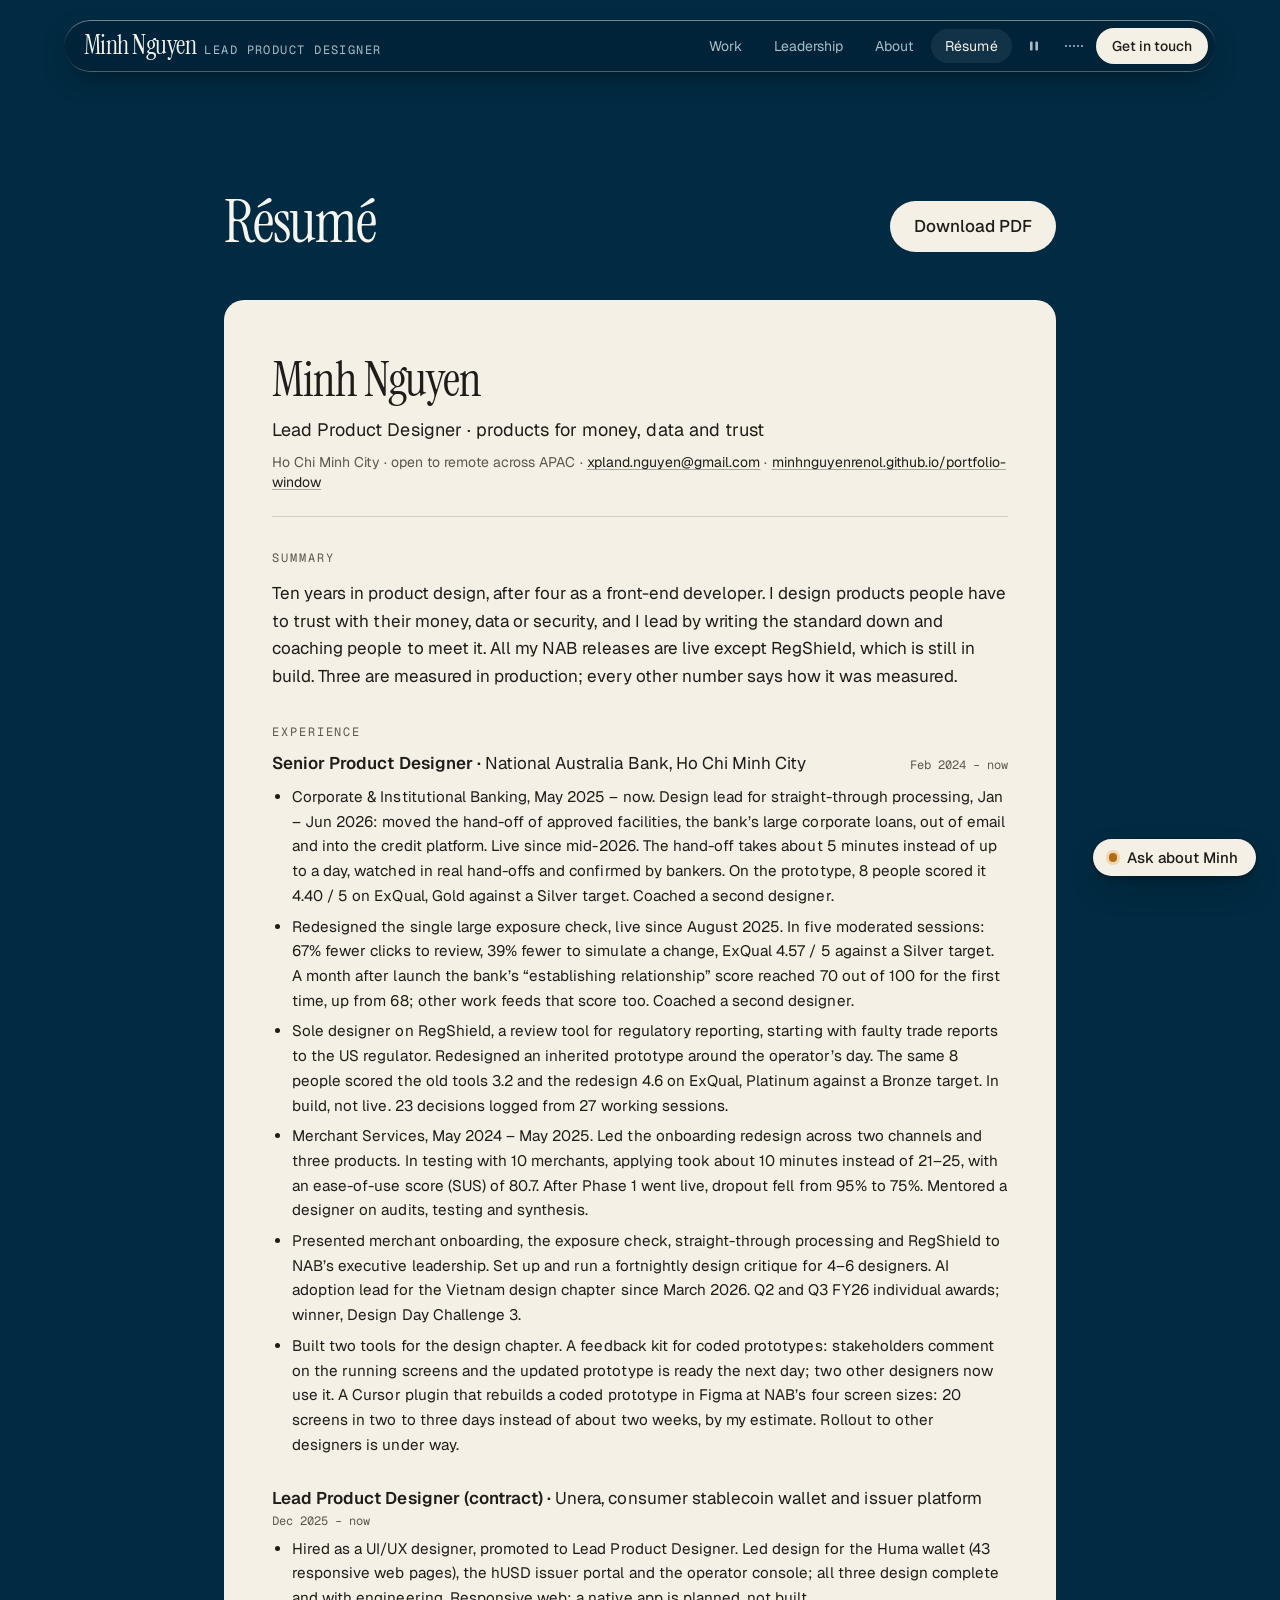
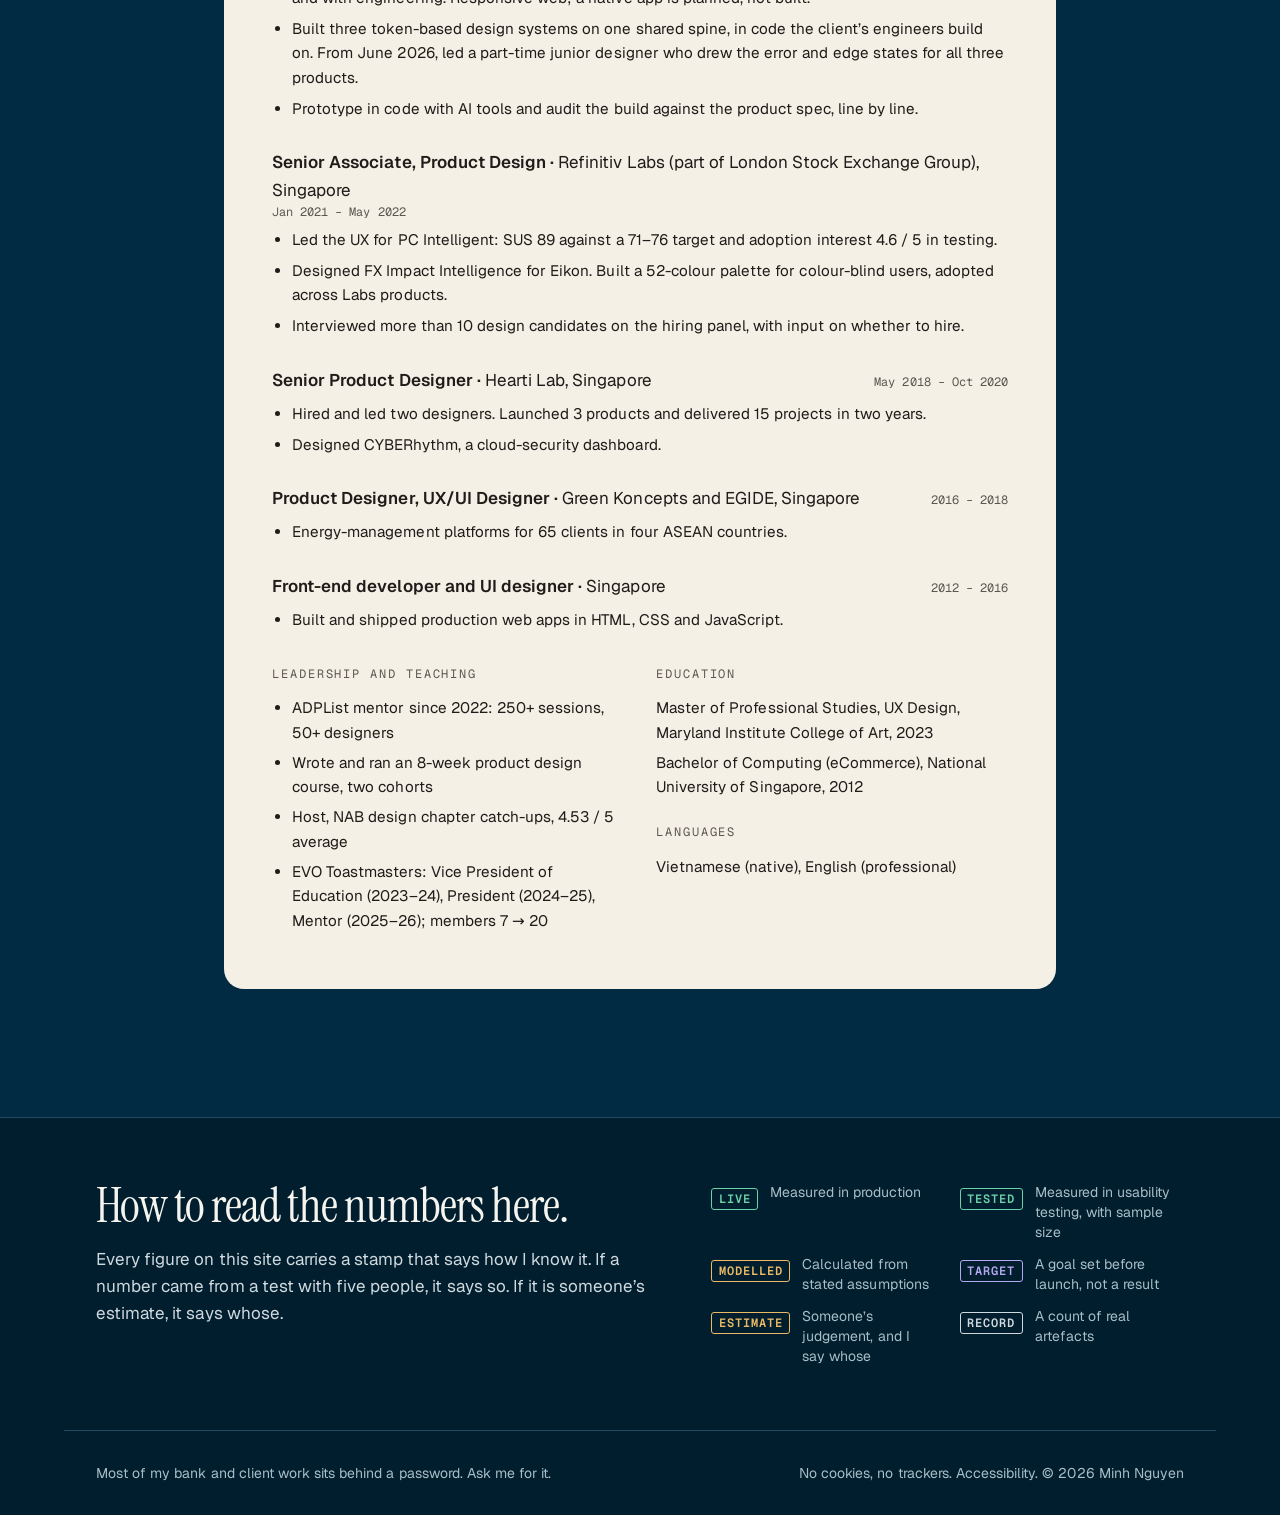
<file: resume.html>
<!DOCTYPE html><html lang="en"><head><meta charset="utf-8"><meta name="viewport" content="width=device-width, initial-scale=1"><meta http-equiv="Content-Security-Policy" content="default-src 'self'; script-src 'self' 'sha256-1BvDVWLr3QCC20uHhUDi27eDFVJpk1uMQJGIWKUks2I=' 'sha256-UIrFqcaitjA3OKa9mHKajg3N+0Y7tW9+y0o3QmMFeZQ='; style-src 'self' 'unsafe-inline'; img-src 'self' data:; font-src 'self'; media-src 'self'; connect-src 'self'; object-src 'none'; base-uri 'self'; form-action 'none'"><meta name="referrer" content="strict-origin-when-cross-origin"><title>Résumé · Minh Nguyen</title><meta name="description" content="Résumé of Minh Nguyen, Lead Product Designer: NAB, Unera, Refinitiv Labs (part of London Stock Exchange Group), Hearti Lab."><meta name="author" content="Minh Nguyen"><meta property="og:title" content="Résumé · Minh Nguyen"><meta property="og:description" content="Résumé of Minh Nguyen, Lead Product Designer: NAB, Unera, Refinitiv Labs (part of London Stock Exchange Group), Hearti Lab."><meta property="og:type" content="website"><meta property="og:image" content="https://minhnguyenrenol.github.io/portfolio-window/og.png"><meta name="theme-color" content="#002a42"><link rel="icon" href="favicon.svg" type="image/svg+xml"><script src="boot.js"></script><link rel="stylesheet" href="./assets/Base.DAIhT--7.css"></head><body class="min-h-dvh"><a class="skip" href="#main">Skip to content</a><header class="fixed inset-x-0 top-0 z-50 px-4 pt-4 md:px-8 md:pt-5"><nav aria-label="Main" class="glass header-glass mx-auto max-w-6xl rounded-[26px] md:rounded-full"><div class="flex items-center justify-between gap-4 py-2 pl-5 pr-2"><a href="index.html" class="flex items-baseline gap-2 whitespace-nowrap text-chalk no-underline" aria-label="Minh Nguyen, home"><span class="display text-[1.6rem] leading-none">Minh Nguyen</span><span class="hidden font-mono text-xs uppercase tracking-[0.12em] text-fog lg:inline">Lead Product Designer</span></a><div class="flex items-center gap-1"><ul class="hidden items-center gap-1 md:flex"><li><a href="index.html#work" class="rounded-full px-3.5 py-2 text-sm no-underline transition-colors hover:text-chalk text-fog">Work</a></li><li><a href="leadership.html" class="rounded-full px-3.5 py-2 text-sm no-underline transition-colors hover:text-chalk text-fog">Leadership</a></li><li><a href="about.html" class="rounded-full px-3.5 py-2 text-sm no-underline transition-colors hover:text-chalk text-fog">About</a></li><li><a href="resume.html" aria-current="page" class="rounded-full px-3.5 py-2 text-sm no-underline transition-colors hover:text-chalk text-chalk bg-white/[0.07]">Résumé</a></li></ul><style>astro-island,astro-slot,astro-static-slot{display:contents}</style><script>(function(){let e=async e=>{await(await e())()};(self.Astro||(self.Astro={})).load=e,window.dispatchEvent(new Event(`astro:load`))})();</script><script>(function(){function e(t){"@babel/helpers - typeof";return e=typeof Symbol==`function`&&typeof Symbol.iterator==`symbol`?function(e){return typeof e}:function(e){return e&&typeof Symbol==`function`&&e.constructor===Symbol&&e!==Symbol.prototype?`symbol`:typeof e},e(t)}function t(t,n){if(e(t)!=`object`||!t)return t;var r=t[Symbol.toPrimitive];if(r!==void 0){var i=r.call(t,n||`default`);if(e(i)!=`object`)return i;throw TypeError(`@@toPrimitive must return a primitive value.`)}return(n===`string`?String:Number)(t)}function n(n){var r=t(n,`string`);return e(r)==`symbol`?r:r+``}function r(e,t,r){return(t=n(t))in e?Object.defineProperty(e,t,{value:r,enumerable:!0,configurable:!0,writable:!0}):e[t]=r,e}let i=/* @__PURE__ */ new Set([`__proto__`,`constructor`,`prototype`]);{let e={0:e=>a(e),1:e=>n(e),2:e=>new RegExp(e),3:e=>new Date(e),4:e=>new Map(n(e)),5:e=>new Set(n(e)),6:e=>BigInt(e),7:e=>new URL(e),8:e=>new Uint8Array(e),9:e=>new Uint16Array(e),10:e=>new Uint32Array(e),11:e=>1/0*e},t=t=>{let[n,r]=t;return n in e?e[n](r):void 0},n=e=>e.map(t),a=e=>typeof e!=`object`||!e?e:Object.fromEntries(Object.entries(e).map(([e,n])=>[e,t(n)]));class o extends HTMLElement{constructor(...e){super(...e),r(this,`Component`,void 0),r(this,`hydrator`,void 0),r(this,`hydrate`,async()=>{var e;if(!this.hydrator||!this.isConnected)return;let t=(e=this.parentElement)==null?void 0:e.closest(`astro-island[ssr]`);if(t){t.addEventListener(`astro:hydrate`,this.hydrate,{once:!0});return}let n=this.querySelectorAll(`astro-slot`),r={},i=this.querySelectorAll(`template[data-astro-template]`);for(let e of i){let t=e.closest(this.tagName);t!=null&&t.isSameNode(this)&&(r[e.getAttribute(`data-astro-template`)||`default`]=e.innerHTML,e.remove())}for(let e of n){let t=e.closest(this.tagName);t!=null&&t.isSameNode(this)&&(r[e.getAttribute(`name`)||`default`]=e.innerHTML)}let o;try{o=this.hasAttribute(`props`)?a(JSON.parse(this.getAttribute(`props`))):{}}catch(e){let t=this.getAttribute(`component-url`)||`<unknown>`,n=this.getAttribute(`component-export`);throw n&&(t+=` (export ${n})`),console.error(`[hydrate] Error parsing props for component ${t}`,this.getAttribute(`props`),e),e}await this.hydrator(this)(this.Component,o,r,{client:this.getAttribute(`client`)}),this.removeAttribute(`ssr`),this.dispatchEvent(new CustomEvent(`astro:hydrate`))}),r(this,`unmount`,()=>{this.isConnected||this.dispatchEvent(new CustomEvent(`astro:unmount`))})}disconnectedCallback(){document.removeEventListener(`astro:after-swap`,this.unmount),document.addEventListener(`astro:after-swap`,this.unmount,{once:!0})}connectedCallback(){if(!this.hasAttribute(`await-children`)||document.readyState===`interactive`||document.readyState===`complete`)this.childrenConnectedCallback();else{let e=()=>{document.removeEventListener(`DOMContentLoaded`,e),t.disconnect(),this.childrenConnectedCallback()},t=new MutationObserver(()=>{var t;((t=this.lastChild)==null?void 0:t.nodeType)===Node.COMMENT_NODE&&this.lastChild.nodeValue===`astro:end`&&(this.lastChild.remove(),e())});t.observe(this,{childList:!0}),document.addEventListener(`DOMContentLoaded`,e)}}async childrenConnectedCallback(){let e=this.getAttribute(`before-hydration-url`);e&&await import(e),this.start()}getRetryImportUrl(e){let t=new URL(e,document.baseURI);return t.searchParams.set(`astro-retry`,Date.now().toString()),t.toString()}async importWithRetry(e){try{return await import(e)}catch(t){return await new Promise(e=>setTimeout(e,1e3)),import(this.getRetryImportUrl(e))}}handleHydrationError(e){let t=this.getAttribute(`component-url`),n=new CustomEvent(`astro:hydration-error`,{cancelable:!0,bubbles:!0,composed:!0,detail:{error:e,componentUrl:t}});this.dispatchEvent(n)&&console.error(`[astro-island] Error hydrating ${t}`,e)}async start(){let e=JSON.parse(this.getAttribute(`opts`)),t=this.getAttribute(`client`);if(Astro[t]===void 0)window.addEventListener(`astro:${t}`,()=>this.start(),{once:!0});else try{await Astro[t](async()=>{let e=this.getAttribute(`renderer-url`);try{let[t,{default:n}]=await Promise.all([this.importWithRetry(this.getAttribute(`component-url`)),e?this.importWithRetry(e):Promise.resolve({default:()=>()=>{}})]),r=this.getAttribute(`component-export`)||`default`;if(r.includes(`.`)){this.Component=t;for(let e of r.split(`.`)){if(i.has(e)||!this.Component||typeof this.Component!=`object`&&typeof this.Component!=`function`||!Object.hasOwn(this.Component,e))throw Error(`Invalid component export path: ${r}`);this.Component=this.Component[e]}}else{if(i.has(r))throw Error(`Invalid component export path: ${r}`);this.Component=t[r]}return this.hydrator=n,this.hydrate}catch(e){return this.handleHydrationError(e),()=>{}}},e,this)}catch(e){this.handleHydrationError(e)}}attributeChangedCallback(){this.hydrate()}}r(o,`observedAttributes`,[`props`]),customElements.get(`astro-island`)||customElements.define(`astro-island`,o)}})();</script><astro-island uid="Z14yjh3" prefix="r4" component-url="./assets/MotionToggle.DZvroh76.js" component-export="default" renderer-url="./assets/client.DKhQzRHo.js" props="{}" ssr client="load" opts="{&quot;name&quot;:&quot;MotionToggle&quot;,&quot;value&quot;:true}" await-children><button type="button" aria-pressed="false" aria-label="Pause motion" title="Pause motion" class="grid h-9 w-9 place-items-center rounded-full text-fog transition-colors hover:text-chalk"><svg width="16" height="16" viewBox="0 0 16 16" aria-hidden="true"><g fill="currentColor"><rect x="4" y="3.5" width="2.6" height="9" rx="1"></rect><rect x="9.4" y="3.5" width="2.6" height="9" rx="1"></rect></g></svg></button><!--astro:end--></astro-island><astro-island uid="Z1srwuE" prefix="r5" component-url="./assets/SoundToggle.DpTjMWbg.js" component-export="default" renderer-url="./assets/client.DKhQzRHo.js" props="{}" ssr client="load" opts="{&quot;name&quot;:&quot;SoundToggle&quot;,&quot;value&quot;:true}" await-children><button type="button" aria-pressed="false" aria-label="Sound" title="Sound off" class="group grid h-9 w-9 place-items-center rounded-full text-fog transition-colors hover:text-chalk"><svg width="20" height="14" viewBox="0 0 20 14" aria-hidden="true"><rect x="1" width="2" rx="1" fill="currentColor" y="6" height="2" class=""></rect><rect x="5" width="2" rx="1" fill="currentColor" y="6" height="2" class=""></rect><rect x="9" width="2" rx="1" fill="currentColor" y="6" height="2" class=""></rect><rect x="13" width="2" rx="1" fill="currentColor" y="6" height="2" class=""></rect><rect x="17" width="2" rx="1" fill="currentColor" y="6" height="2" class=""></rect></svg></button><!--astro:end--></astro-island><a href="mailto:xpland.nguyen@gmail.com" class="whitespace-nowrap rounded-full bg-paper px-4 py-2 text-sm font-medium text-ink no-underline transition-transform hover:scale-[1.03]">Get in touch</a></div></div><ul class="flex justify-center gap-1 border-t border-white/10 px-2 py-1.5 md:hidden" aria-label="Sections"><li><a href="index.html#work" class="block rounded-full px-3 py-1.5 text-[0.8125rem] no-underline text-fog">Work</a></li><li><a href="leadership.html" class="block rounded-full px-3 py-1.5 text-[0.8125rem] no-underline text-fog">Leadership</a></li><li><a href="about.html" class="block rounded-full px-3 py-1.5 text-[0.8125rem] no-underline text-fog">About</a></li><li><a href="resume.html" aria-current="page" class="block rounded-full px-3 py-1.5 text-[0.8125rem] no-underline bg-white/[0.08] text-chalk">Résumé</a></li></ul></nav></header><main id="main" tabindex="-1"><section class="mx-auto max-w-4xl px-5 pt-40 md:px-8 md:pt-48"><div class="flex flex-wrap items-end justify-between gap-6 print:hidden"><h1 class="display rise text-[3rem] sm:text-6xl">Résumé</h1><a href="Minh-Nguyen-Resume.pdf" download class="rounded-full bg-paper px-6 py-3 font-medium text-ink no-underline">Download PDF</a></div><article class="resume rise rise-1 mt-12 rounded-[20px] bg-paper px-6 py-10 text-ink md:px-12 md:py-14"><header class="border-b border-ink/15 pb-6"><p class="display text-5xl leading-none">Minh Nguyen</p><p class="mt-3 text-lg">Lead Product Designer · products for money, data and trust</p><p class="mt-2 text-sm text-ink-soft">Ho Chi Minh City · open to remote across APAC · <a href="mailto:xpland.nguyen@gmail.com" class="py-[3px] text-ink underline underline-offset-2">xpland.nguyen@gmail.com</a> · <a href="https://minhnguyenrenol.github.io/portfolio-window/index.html" class="py-[3px] text-ink underline underline-offset-2">minhnguyenrenol.github.io/portfolio-window</a></p></header><section class="mt-8"><h2 class="r-h">Summary</h2><p class="mt-3 leading-relaxed">Ten years in product design, after four as a front-end developer. I design products people have to trust with their money, data or security, and I lead by writing the standard down and coaching people to meet it. All my NAB releases are live except RegShield, which is still in build. Three are measured in production; every other number says how it was measured.</p></section><section class="mt-8"><h2 class="r-h">Experience</h2><ol class="mt-2 space-y-7"><li><div class="flex flex-wrap items-baseline justify-between gap-x-6"><h3 class="font-semibold">Senior Product Designer · <span class="font-normal">National Australia Bank, Ho Chi Minh City</span></h3><span class="tabular font-mono text-xs text-ink-soft">Feb 2024 – now</span></div><ul class="mt-2 list-disc space-y-1.5 pl-5 text-[0.95rem] leading-relaxed"><li>Corporate &amp; Institutional Banking, May 2025 – now. Design lead for straight-through processing, Jan – Jun 2026: moved the hand-off of approved facilities, the bank’s large corporate loans, out of email and into the credit platform. Live since mid-2026. The hand-off takes about 5 minutes instead of up to a day, watched in real hand-offs and confirmed by bankers. On the prototype, 8 people scored it 4.40 / 5 on ExQual, Gold against a Silver target. Coached a second designer.</li><li>Redesigned the single large exposure check, live since August 2025. In five moderated sessions: 67% fewer clicks to review, 39% fewer to simulate a change, ExQual 4.57 / 5 against a Silver target. A month after launch the bank’s “establishing relationship” score reached 70 out of 100 for the first time, up from 68; other work feeds that score too. Coached a second designer.</li><li>Sole designer on RegShield, a review tool for regulatory reporting, starting with faulty trade reports to the US regulator. Redesigned an inherited prototype around the operator’s day. The same 8 people scored the old tools 3.2 and the redesign 4.6 on ExQual, Platinum against a Bronze target. In build, not live. 23 decisions logged from 27 working sessions.</li><li>Merchant Services, May 2024 – May 2025. Led the onboarding redesign across two channels and three products. In testing with 10 merchants, applying took about 10 minutes instead of 21–25, with an ease-of-use score (SUS) of 80.7. After Phase 1 went live, dropout fell from 95% to 75%. Mentored a designer on audits, testing and synthesis.</li><li>Presented merchant onboarding, the exposure check, straight-through processing and RegShield to NAB’s executive leadership. Set up and run a fortnightly design critique for 4–6 designers. AI adoption lead for the Vietnam design chapter since March 2026. Q2 and Q3 FY26 individual awards; winner, Design Day Challenge 3.</li><li>Built two tools for the design chapter. A feedback kit for coded prototypes: stakeholders comment on the running screens and the updated prototype is ready the next day; two other designers now use it. A Cursor plugin that rebuilds a coded prototype in Figma at NAB’s four screen sizes: 20 screens in two to three days instead of about two weeks, by my estimate. Rollout to other designers is under way.</li></ul></li><li><div class="flex flex-wrap items-baseline justify-between gap-x-6"><h3 class="font-semibold">Lead Product Designer (contract) · <span class="font-normal">Unera, consumer stablecoin wallet and issuer platform</span></h3><span class="tabular font-mono text-xs text-ink-soft">Dec 2025 – now</span></div><ul class="mt-2 list-disc space-y-1.5 pl-5 text-[0.95rem] leading-relaxed"><li>Hired as a UI/UX designer, promoted to Lead Product Designer. Led design for the Huma wallet (43 responsive web pages), the hUSD issuer portal and the operator console; all three design complete and with engineering. Responsive web; a native app is planned, not built.</li><li>Built three token-based design systems on one shared spine, in code the client’s engineers build on. From June 2026, led a part-time junior designer who drew the error and edge states for all three products.</li><li>Prototype in code with AI tools and audit the build against the product spec, line by line.</li></ul></li><li><div class="flex flex-wrap items-baseline justify-between gap-x-6"><h3 class="font-semibold">Senior Associate, Product Design · <span class="font-normal">Refinitiv Labs (part of London Stock Exchange Group), Singapore</span></h3><span class="tabular font-mono text-xs text-ink-soft">Jan 2021 – May 2022</span></div><ul class="mt-2 list-disc space-y-1.5 pl-5 text-[0.95rem] leading-relaxed"><li>Led the UX for PC Intelligent: SUS 89 against a 71–76 target and adoption interest 4.6 / 5 in testing.</li><li>Designed FX Impact Intelligence for Eikon. Built a 52-colour palette for colour-blind users, adopted across Labs products.</li><li>Interviewed more than 10 design candidates on the hiring panel, with input on whether to hire.</li></ul></li><li><div class="flex flex-wrap items-baseline justify-between gap-x-6"><h3 class="font-semibold">Senior Product Designer · <span class="font-normal">Hearti Lab, Singapore</span></h3><span class="tabular font-mono text-xs text-ink-soft">May 2018 – Oct 2020</span></div><ul class="mt-2 list-disc space-y-1.5 pl-5 text-[0.95rem] leading-relaxed"><li>Hired and led two designers. Launched 3 products and delivered 15 projects in two years.</li><li>Designed CYBERhythm, a cloud-security dashboard.</li></ul></li><li><div class="flex flex-wrap items-baseline justify-between gap-x-6"><h3 class="font-semibold">Product Designer, UX/UI Designer · <span class="font-normal">Green Koncepts and EGIDE, Singapore</span></h3><span class="tabular font-mono text-xs text-ink-soft">2016 – 2018</span></div><ul class="mt-2 list-disc space-y-1.5 pl-5 text-[0.95rem] leading-relaxed"><li>Energy-management platforms for 65 clients in four ASEAN countries.</li></ul></li><li><div class="flex flex-wrap items-baseline justify-between gap-x-6"><h3 class="font-semibold">Front-end developer and UI designer · <span class="font-normal">Singapore</span></h3><span class="tabular font-mono text-xs text-ink-soft">2012 – 2016</span></div><ul class="mt-2 list-disc space-y-1.5 pl-5 text-[0.95rem] leading-relaxed"><li>Built and shipped production web apps in HTML, CSS and JavaScript.</li></ul></li></ol></section><section class="mt-8 grid gap-8 md:grid-cols-2"><div><h2 class="r-h">Leadership and teaching</h2><ul class="mt-3 list-disc space-y-1.5 pl-5 text-[0.95rem]"><li>ADPList mentor since 2022: 250+ sessions, 50+ designers</li><li>Wrote and ran an 8-week product design course, two cohorts</li><li>Host, NAB design chapter catch-ups, 4.53 / 5 average</li><li>EVO Toastmasters: Vice President of Education (2023–24), President (2024–25), Mentor (2025–26); members 7 → 20</li></ul></div><div><h2 class="r-h">Education</h2><ul class="mt-3 space-y-1.5 text-[0.95rem]"><li>Master of Professional Studies, UX Design, Maryland Institute College of Art, 2023</li><li>Bachelor of Computing (eCommerce), National University of Singapore, 2012</li></ul><h2 class="r-h mt-6">Languages</h2><p class="mt-3 text-[0.95rem]">Vietnamese (native), English (professional)</p></div></section></article></section></main><astro-island uid="1XdsTC" prefix="r6" component-url="./assets/MotionNote.BcAdveHU.js" component-export="default" renderer-url="./assets/client.DKhQzRHo.js" props="{}" ssr client="load" opts="{&quot;name&quot;:&quot;MotionNote&quot;,&quot;value&quot;:true}"></astro-island><astro-island uid="1dAqa4" prefix="r7" component-url="./assets/Chat.D81wzuBE.js" component-export="default" renderer-url="./assets/client.DKhQzRHo.js" props="{}" ssr client="load" opts="{&quot;name&quot;:&quot;Chat&quot;,&quot;value&quot;:true}" await-children><button type="button" class="chat-launcher" aria-expanded="false" aria-controls="chat-panel"><span class="chat-dot" aria-hidden="true"></span>Ask about Minh</button><section id="chat-panel" role="dialog" aria-modal="false" aria-labelledby="chat-title" class="chat-panel" hidden=""><div class="flex items-center justify-between gap-3 border-b border-white/10 px-4 py-3"><div><h2 id="chat-title" class="text-[0.9375rem] font-medium text-chalk">Ask about Minh</h2><p class="font-mono text-xs uppercase tracking-[0.1em] text-fog">Checked answers only</p></div><div class="flex items-center gap-1"><button type="button" class="chat-icon" aria-label="Start over" title="Start over"><svg width="16" height="16" viewBox="0 0 16 16" aria-hidden="true"><path d="M3 8a5 5 0 1 0 1.6-3.7M3 2.5v2.8h2.8" fill="none" stroke="currentColor" stroke-width="1.5" stroke-linecap="round" stroke-linejoin="round"></path></svg></button><button type="button" class="chat-icon" aria-label="Close chat" title="Close"><svg width="16" height="16" viewBox="0 0 16 16" aria-hidden="true"><path d="M4 4l8 8M12 4l-8 8" stroke="currentColor" stroke-width="1.5" stroke-linecap="round"></path></svg></button></div></div><div class="chat-log" role="log" aria-live="polite" aria-relevant="additions" tabindex="0" aria-label="Conversation"></div><form class="flex items-center gap-2 border-t border-white/10 p-3"><label for="chat-input" class="sr-only">Type a question about Minh</label><input id="chat-input" placeholder="Ask anything about Minh" autoComplete="off" maxLength="300" class="chat-input" value=""/><button type="submit" class="chat-send" aria-label="Send" disabled=""><svg width="18" height="18" viewBox="0 0 18 18" aria-hidden="true"><path d="M3 9h11M10 4.5L14.5 9 10 13.5" fill="none" stroke="currentColor" stroke-width="1.7" stroke-linecap="round" stroke-linejoin="round"></path></svg></button></form></section><!--astro:end--></astro-island><footer class="mt-32 border-t border-rule bg-night"><div class="mx-auto grid max-w-6xl gap-12 px-5 py-16 md:grid-cols-[1.2fr_1fr] md:px-8"><div><p class="display text-4xl md:text-5xl">How to read the numbers here.</p><p class="mt-4 max-w-[52ch] text-mist">Every figure on this site carries a stamp that says how I know it. If a number came from a test with five people, it says so. If it is someone’s estimate, it says whose.</p></div><dl class="grid grid-cols-1 gap-x-6 gap-y-3 sm:grid-cols-2"><div class="flex items-start gap-3"><dt class="shrink-0 pt-0.5"><span class="stamp" data-k="live">Live</span></dt><dd class="text-sm text-fog">Measured in production</dd></div><div class="flex items-start gap-3"><dt class="shrink-0 pt-0.5"><span class="stamp" data-k="tested">Tested</span></dt><dd class="text-sm text-fog">Measured in usability testing, with sample size</dd></div><div class="flex items-start gap-3"><dt class="shrink-0 pt-0.5"><span class="stamp" data-k="modelled">Modelled</span></dt><dd class="text-sm text-fog">Calculated from stated assumptions</dd></div><div class="flex items-start gap-3"><dt class="shrink-0 pt-0.5"><span class="stamp" data-k="target">Target</span></dt><dd class="text-sm text-fog">A goal set before launch, not a result</dd></div><div class="flex items-start gap-3"><dt class="shrink-0 pt-0.5"><span class="stamp" data-k="estimate">Estimate</span></dt><dd class="text-sm text-fog">Someone’s judgement, and I say whose</dd></div><div class="flex items-start gap-3"><dt class="shrink-0 pt-0.5"><span class="stamp" data-k="record">Record</span></dt><dd class="text-sm text-fog">A count of real artefacts</dd></div></dl></div><div class="mx-auto flex max-w-6xl flex-col gap-3 border-t border-rule px-5 py-8 text-sm text-fog md:flex-row md:items-center md:justify-between md:px-8"><p>Most of my bank and client work sits behind a password. Ask me for it.</p><p>No cookies, no trackers. <a href="about.html#accessibility">Accessibility</a>. © 2026 Minh Nguyen</p></div></footer></body></html>
</file>
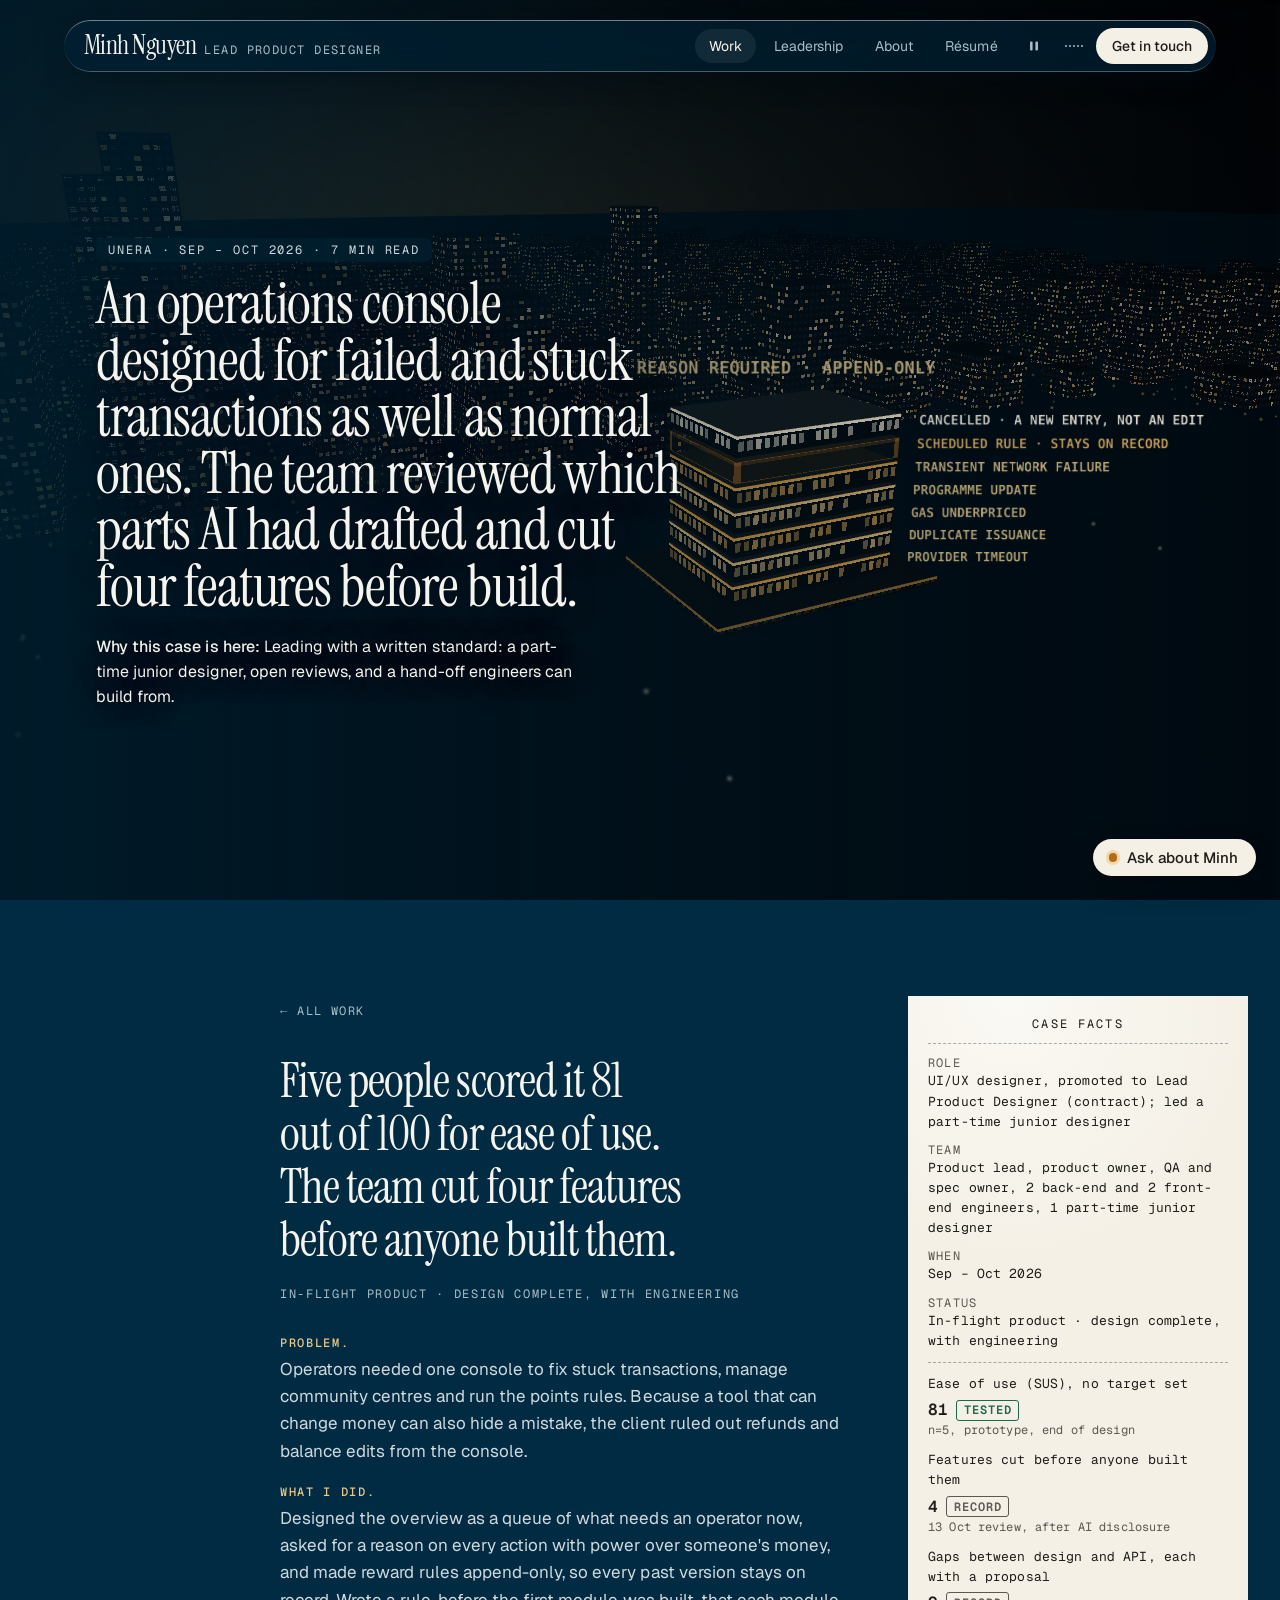
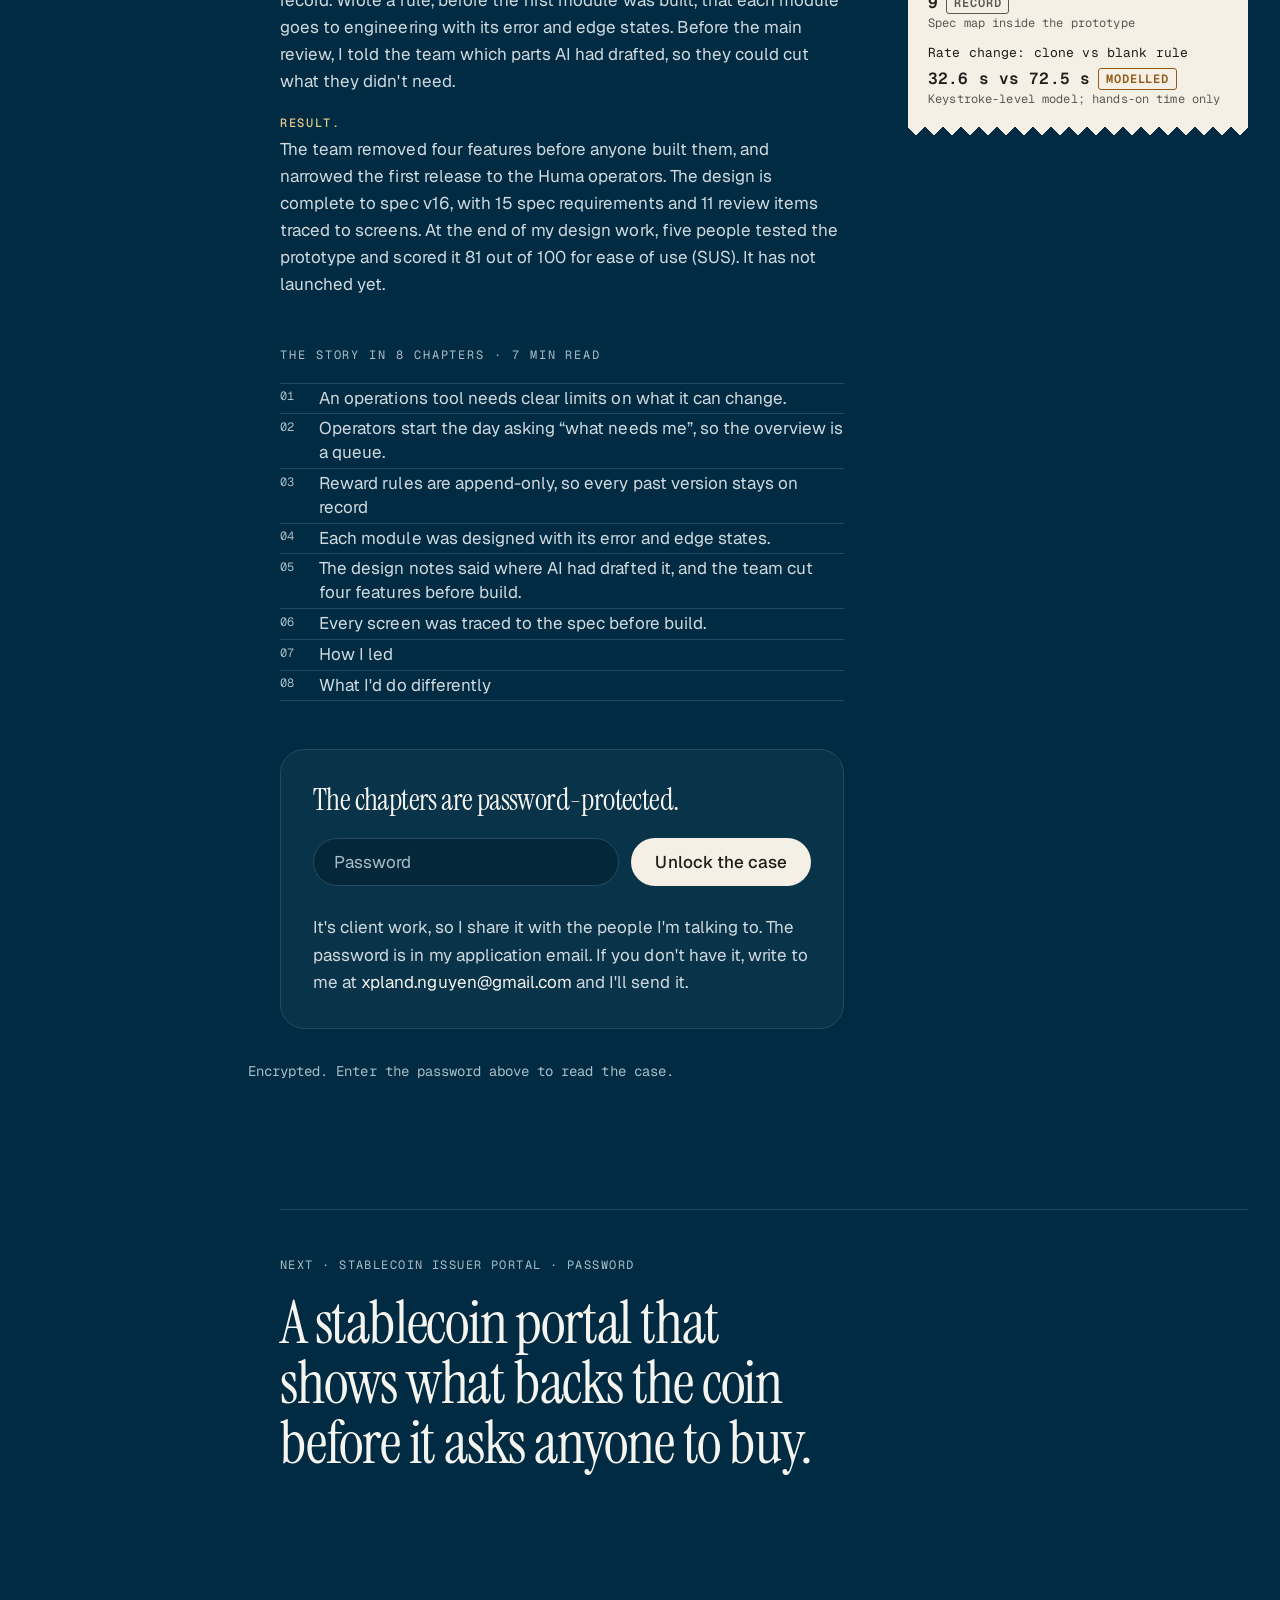
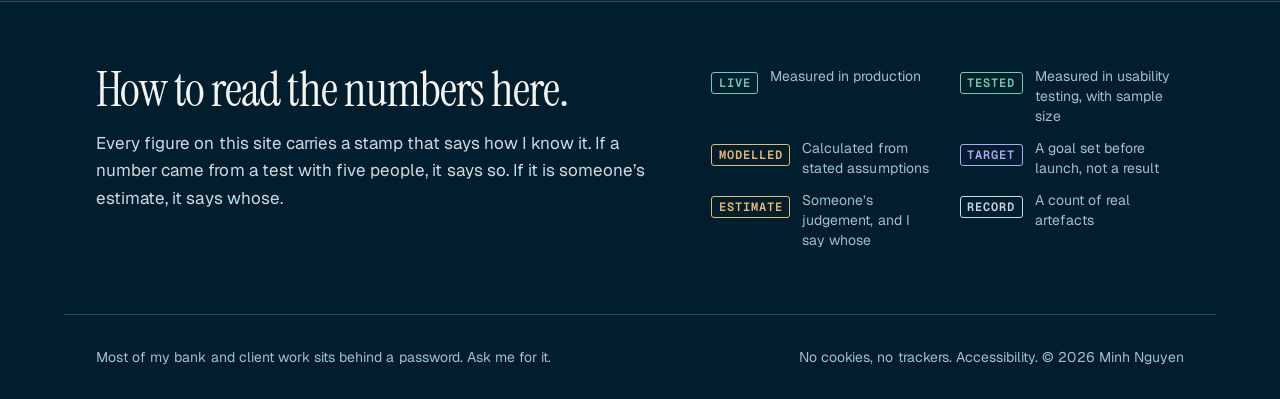
<file: unera-admin.html>
<!DOCTYPE html><html lang="en"><head><meta charset="utf-8"><meta name="viewport" content="width=device-width, initial-scale=1"><meta http-equiv="Content-Security-Policy" content="default-src 'self'; script-src 'self' 'sha256-1BvDVWLr3QCC20uHhUDi27eDFVJpk1uMQJGIWKUks2I=' 'sha256-UIrFqcaitjA3OKa9mHKajg3N+0Y7tW9+y0o3QmMFeZQ=' 'sha256-0O7iB6zr9x0r6X6eWYITC9V5q+yWCGAoFvcysBGbY9Q='; style-src 'self' 'unsafe-inline'; img-src 'self' data:; font-src 'self'; media-src 'self'; connect-src 'self'; object-src 'none'; base-uri 'self'; form-action 'none'"><meta name="referrer" content="strict-origin-when-cross-origin"><title>Admin console and team · Minh Nguyen</title><meta name="description" content="Admin console and team: An operations console designed for failed and stuck transactions as well as normal ones. The team reviewed which parts AI had drafted and cut four features before build."><meta name="author" content="Minh Nguyen"><meta property="og:title" content="Admin console and team · Minh Nguyen"><meta property="og:description" content="Admin console and team: An operations console designed for failed and stuck transactions as well as normal ones. The team reviewed which parts AI had drafted and cut four features before build."><meta property="og:type" content="website"><meta property="og:image" content="https://minhnguyenrenol.github.io/portfolio-window/og.png"><meta name="theme-color" content="#002a42"><link rel="icon" href="favicon.svg" type="image/svg+xml"><script src="boot.js"></script><link rel="stylesheet" href="./assets/Base.DAIhT--7.css"><link rel="stylesheet" href="./assets/_slug_.BS_zkwzv.css"></head><body class="min-h-dvh"><a class="skip" href="#main">Skip to content</a><style>astro-island,astro-slot,astro-static-slot{display:contents}</style><script>(function(){let e=async e=>{await(await e())()};(self.Astro||(self.Astro={})).load=e,window.dispatchEvent(new Event(`astro:load`))})();</script><script>(function(){function e(t){"@babel/helpers - typeof";return e=typeof Symbol==`function`&&typeof Symbol.iterator==`symbol`?function(e){return typeof e}:function(e){return e&&typeof Symbol==`function`&&e.constructor===Symbol&&e!==Symbol.prototype?`symbol`:typeof e},e(t)}function t(t,n){if(e(t)!=`object`||!t)return t;var r=t[Symbol.toPrimitive];if(r!==void 0){var i=r.call(t,n||`default`);if(e(i)!=`object`)return i;throw TypeError(`@@toPrimitive must return a primitive value.`)}return(n===`string`?String:Number)(t)}function n(n){var r=t(n,`string`);return e(r)==`symbol`?r:r+``}function r(e,t,r){return(t=n(t))in e?Object.defineProperty(e,t,{value:r,enumerable:!0,configurable:!0,writable:!0}):e[t]=r,e}let i=/* @__PURE__ */ new Set([`__proto__`,`constructor`,`prototype`]);{let e={0:e=>a(e),1:e=>n(e),2:e=>new RegExp(e),3:e=>new Date(e),4:e=>new Map(n(e)),5:e=>new Set(n(e)),6:e=>BigInt(e),7:e=>new URL(e),8:e=>new Uint8Array(e),9:e=>new Uint16Array(e),10:e=>new Uint32Array(e),11:e=>1/0*e},t=t=>{let[n,r]=t;return n in e?e[n](r):void 0},n=e=>e.map(t),a=e=>typeof e!=`object`||!e?e:Object.fromEntries(Object.entries(e).map(([e,n])=>[e,t(n)]));class o extends HTMLElement{constructor(...e){super(...e),r(this,`Component`,void 0),r(this,`hydrator`,void 0),r(this,`hydrate`,async()=>{var e;if(!this.hydrator||!this.isConnected)return;let t=(e=this.parentElement)==null?void 0:e.closest(`astro-island[ssr]`);if(t){t.addEventListener(`astro:hydrate`,this.hydrate,{once:!0});return}let n=this.querySelectorAll(`astro-slot`),r={},i=this.querySelectorAll(`template[data-astro-template]`);for(let e of i){let t=e.closest(this.tagName);t!=null&&t.isSameNode(this)&&(r[e.getAttribute(`data-astro-template`)||`default`]=e.innerHTML,e.remove())}for(let e of n){let t=e.closest(this.tagName);t!=null&&t.isSameNode(this)&&(r[e.getAttribute(`name`)||`default`]=e.innerHTML)}let o;try{o=this.hasAttribute(`props`)?a(JSON.parse(this.getAttribute(`props`))):{}}catch(e){let t=this.getAttribute(`component-url`)||`<unknown>`,n=this.getAttribute(`component-export`);throw n&&(t+=` (export ${n})`),console.error(`[hydrate] Error parsing props for component ${t}`,this.getAttribute(`props`),e),e}await this.hydrator(this)(this.Component,o,r,{client:this.getAttribute(`client`)}),this.removeAttribute(`ssr`),this.dispatchEvent(new CustomEvent(`astro:hydrate`))}),r(this,`unmount`,()=>{this.isConnected||this.dispatchEvent(new CustomEvent(`astro:unmount`))})}disconnectedCallback(){document.removeEventListener(`astro:after-swap`,this.unmount),document.addEventListener(`astro:after-swap`,this.unmount,{once:!0})}connectedCallback(){if(!this.hasAttribute(`await-children`)||document.readyState===`interactive`||document.readyState===`complete`)this.childrenConnectedCallback();else{let e=()=>{document.removeEventListener(`DOMContentLoaded`,e),t.disconnect(),this.childrenConnectedCallback()},t=new MutationObserver(()=>{var t;((t=this.lastChild)==null?void 0:t.nodeType)===Node.COMMENT_NODE&&this.lastChild.nodeValue===`astro:end`&&(this.lastChild.remove(),e())});t.observe(this,{childList:!0}),document.addEventListener(`DOMContentLoaded`,e)}}async childrenConnectedCallback(){let e=this.getAttribute(`before-hydration-url`);e&&await import(e),this.start()}getRetryImportUrl(e){let t=new URL(e,document.baseURI);return t.searchParams.set(`astro-retry`,Date.now().toString()),t.toString()}async importWithRetry(e){try{return await import(e)}catch(t){return await new Promise(e=>setTimeout(e,1e3)),import(this.getRetryImportUrl(e))}}handleHydrationError(e){let t=this.getAttribute(`component-url`),n=new CustomEvent(`astro:hydration-error`,{cancelable:!0,bubbles:!0,composed:!0,detail:{error:e,componentUrl:t}});this.dispatchEvent(n)&&console.error(`[astro-island] Error hydrating ${t}`,e)}async start(){let e=JSON.parse(this.getAttribute(`opts`)),t=this.getAttribute(`client`);if(Astro[t]===void 0)window.addEventListener(`astro:${t}`,()=>this.start(),{once:!0});else try{await Astro[t](async()=>{let e=this.getAttribute(`renderer-url`);try{let[t,{default:n}]=await Promise.all([this.importWithRetry(this.getAttribute(`component-url`)),e?this.importWithRetry(e):Promise.resolve({default:()=>()=>{}})]),r=this.getAttribute(`component-export`)||`default`;if(r.includes(`.`)){this.Component=t;for(let e of r.split(`.`)){if(i.has(e)||!this.Component||typeof this.Component!=`object`&&typeof this.Component!=`function`||!Object.hasOwn(this.Component,e))throw Error(`Invalid component export path: ${r}`);this.Component=this.Component[e]}}else{if(i.has(r))throw Error(`Invalid component export path: ${r}`);this.Component=t[r]}return this.hydrator=n,this.hydrate}catch(e){return this.handleHydrationError(e),()=>{}}},e,this)}catch(e){this.handleHydrationError(e)}}attributeChangedCallback(){this.hydrate()}}r(o,`observedAttributes`,[`props`]),customElements.get(`astro-island`)||customElements.define(`astro-island`,o)}})();</script><astro-island uid="fbD0H" prefix="r16" component-url="./assets/World.DWk5gvzu.js" component-export="default" renderer-url="./assets/client.DKhQzRHo.js" props="{&quot;story&quot;:[0,&quot;A&quot;],&quot;page&quot;:[0,&quot;case&quot;],&quot;piece&quot;:[0,&quot;ledger&quot;]}" ssr client="load" opts="{&quot;name&quot;:&quot;World&quot;,&quot;value&quot;:true}" await-children><canvas class="world-canvas" aria-hidden="true"></canvas><!--astro:end--></astro-island><header class="fixed inset-x-0 top-0 z-50 px-4 pt-4 md:px-8 md:pt-5"><nav aria-label="Main" class="glass header-glass mx-auto max-w-6xl rounded-[26px] md:rounded-full"><div class="flex items-center justify-between gap-4 py-2 pl-5 pr-2"><a href="index.html" class="flex items-baseline gap-2 whitespace-nowrap text-chalk no-underline" aria-label="Minh Nguyen, home"><span class="display text-[1.6rem] leading-none">Minh Nguyen</span><span class="hidden font-mono text-xs uppercase tracking-[0.12em] text-fog lg:inline">Lead Product Designer</span></a><div class="flex items-center gap-1"><ul class="hidden items-center gap-1 md:flex"><li><a href="index.html#work" aria-current="page" class="rounded-full px-3.5 py-2 text-sm no-underline transition-colors hover:text-chalk text-chalk bg-white/[0.07]">Work</a></li><li><a href="leadership.html" class="rounded-full px-3.5 py-2 text-sm no-underline transition-colors hover:text-chalk text-fog">Leadership</a></li><li><a href="about.html" class="rounded-full px-3.5 py-2 text-sm no-underline transition-colors hover:text-chalk text-fog">About</a></li><li><a href="resume.html" class="rounded-full px-3.5 py-2 text-sm no-underline transition-colors hover:text-chalk text-fog">Résumé</a></li></ul><astro-island uid="Z14yjh3" prefix="r17" component-url="./assets/MotionToggle.DZvroh76.js" component-export="default" renderer-url="./assets/client.DKhQzRHo.js" props="{}" ssr client="load" opts="{&quot;name&quot;:&quot;MotionToggle&quot;,&quot;value&quot;:true}" await-children><button type="button" aria-pressed="false" aria-label="Pause motion" title="Pause motion" class="grid h-9 w-9 place-items-center rounded-full text-fog transition-colors hover:text-chalk"><svg width="16" height="16" viewBox="0 0 16 16" aria-hidden="true"><g fill="currentColor"><rect x="4" y="3.5" width="2.6" height="9" rx="1"></rect><rect x="9.4" y="3.5" width="2.6" height="9" rx="1"></rect></g></svg></button><!--astro:end--></astro-island><astro-island uid="Z1srwuE" prefix="r18" component-url="./assets/SoundToggle.DpTjMWbg.js" component-export="default" renderer-url="./assets/client.DKhQzRHo.js" props="{}" ssr client="load" opts="{&quot;name&quot;:&quot;SoundToggle&quot;,&quot;value&quot;:true}" await-children><button type="button" aria-pressed="false" aria-label="Sound" title="Sound off" class="group grid h-9 w-9 place-items-center rounded-full text-fog transition-colors hover:text-chalk"><svg width="20" height="14" viewBox="0 0 20 14" aria-hidden="true"><rect x="1" width="2" rx="1" fill="currentColor" y="6" height="2" class=""></rect><rect x="5" width="2" rx="1" fill="currentColor" y="6" height="2" class=""></rect><rect x="9" width="2" rx="1" fill="currentColor" y="6" height="2" class=""></rect><rect x="13" width="2" rx="1" fill="currentColor" y="6" height="2" class=""></rect><rect x="17" width="2" rx="1" fill="currentColor" y="6" height="2" class=""></rect></svg></button><!--astro:end--></astro-island><a href="mailto:xpland.nguyen@gmail.com" class="whitespace-nowrap rounded-full bg-paper px-4 py-2 text-sm font-medium text-ink no-underline transition-transform hover:scale-[1.03]">Get in touch</a></div></div><ul class="flex justify-center gap-1 border-t border-white/10 px-2 py-1.5 md:hidden" aria-label="Sections"><li><a href="index.html#work" aria-current="page" class="block rounded-full px-3 py-1.5 text-[0.8125rem] no-underline bg-white/[0.08] text-chalk">Work</a></li><li><a href="leadership.html" class="block rounded-full px-3 py-1.5 text-[0.8125rem] no-underline text-fog">Leadership</a></li><li><a href="about.html" class="block rounded-full px-3 py-1.5 text-[0.8125rem] no-underline text-fog">About</a></li><li><a href="resume.html" class="block rounded-full px-3 py-1.5 text-[0.8125rem] no-underline text-fog">Résumé</a></li></ul></nav></header><main id="main" tabindex="-1"><div><article><section class="case-hero relative min-h-[100dvh] overflow-hidden" data-stage data-t0="3.5" data-t1="4"><img class="case-still" src="img/unera/ledger-still.webp" alt="" width="1440" height="810" loading="eager" decoding="async" fetchpriority="high"><div aria-hidden="true" class="pointer-events-none absolute inset-0 bg-gradient-to-t from-night/90 via-night/35 to-transparent lg:bg-gradient-to-r lg:from-night/85 lg:via-night/30 lg:to-transparent"></div><div class="case-copy relative mx-auto flex min-h-[100dvh] max-w-6xl flex-col justify-end px-5 pb-20 pt-28 lg:justify-center md:px-8"><p class="self-start rounded-lg bg-night/90 px-3 py-1 font-mono text-xs uppercase tracking-[0.16em] text-mist">Unera · Sep – Oct 2026 · 7 min read</p><h1 class="display on-scene mt-4 max-w-[18ch] text-[2.4rem] leading-[0.98] sm:text-6xl md:mt-6 lg:max-w-[16ch] lg:text-[4.4rem] long">An operations console designed for failed and stuck transactions as well as normal ones. The team reviewed which parts AI had drafted and cut four features before build.</h1><p class="case-why on-scene mt-5 max-w-[44rem] text-base text-chalk md:mt-8 md:max-w-[30rem] md:text-lg"><span class="font-medium text-chalk">Why this case is here:</span> Leading with a written standard: a part-time junior designer, open reviews, and a hand-off engineers can build from.</p></div></section><div class="story"><div class="story-rail-col"><nav class="story-rail quiet" data-rail aria-label="Chapters"><p class="font-mono text-xs uppercase tracking-[0.16em] text-fog">Admin console and team</p><div class="rail-list mt-4"><span class="rail-track" aria-hidden="true"><span class="rail-fill" data-fill></span></span><ol><li><a href="#brief" data-ch="brief"><span class="n">01</span>The brief</a></li><li><a href="#queue" data-ch="queue"><span class="n">02</span>The queue</a></li><li><a href="#rules" data-ch="rules"><span class="n">03</span>The rules</a></li><li><a href="#states" data-ch="states"><span class="n">04</span>The states</a></li><li><a href="#review" data-ch="review"><span class="n">05</span>The review</a></li><li><a href="#results" data-ch="results"><span class="n">06</span>Results</a></li><li><a href="#led" data-ch="led"><span class="n">07</span>How I led</a></li><li><a href="#differently" data-ch="differently"><span class="n">08</span>Looking back</a></li></ol></div></nav></div><div class="story-main"><section class="px-5 pb-8 pt-24 md:px-8" aria-label="In short"><div class="grid gap-12 lg:grid-cols-[1fr_340px] lg:gap-16"><div><a href="index.html#work" class="inline-flex min-h-6 items-center font-mono text-xs uppercase tracking-[0.12em] text-fog no-underline hover:text-chalk">← All work</a><p class="display mt-8 max-w-[22ch] text-3xl leading-[1.1] md:text-5xl">Five people scored it 81 out of 100 for ease of use. The team cut four features before anyone built them.</p><p class="mt-5 font-mono text-xs uppercase tracking-[0.14em] text-fog">In-flight product · design complete, with engineering</p><div class="prose-case summary mt-8"><ul>
<li><strong>Problem.</strong> Operators needed one console to fix stuck transactions, manage community centres and run the points rules. Because a tool that can change money can also hide a mistake, the client ruled out refunds and balance edits from the console.</li>
<li><strong>What I did.</strong> Designed the overview as a queue of what needs an operator now, asked for a reason on every action with power over someone&#39;s money, and made reward rules append-only, so every past version stays on record. Wrote a rule, before the first module was built, that each module goes to engineering with its error and edge states. Before the main review, I told the team which parts AI had drafted, so they could cut what they didn&#39;t need.</li>
<li><strong>Result.</strong> The team removed four features before anyone built them, and narrowed the first release to the Huma operators. The design is complete to spec v16, with 15 spec requirements and 11 review items traced to screens. At the end of my design work, five people tested the prototype and scored it 81 out of 100 for ease of use (SUS). It has not launched yet.</li>
</ul>
</div><div class="mt-12"><p class="font-mono text-xs uppercase tracking-[0.16em] text-fog">The story in 8 chapters · 7 min read</p><ol class="toc mt-5"><li><a href="#brief"><span class="n">01</span><span>An operations tool needs clear limits on what it can change.</span></a></li><li><a href="#queue"><span class="n">02</span><span>Operators start the day asking “what needs me”, so the overview is a queue.</span></a></li><li><a href="#rules"><span class="n">03</span><span>Reward rules are append-only, so every past version stays on record</span></a></li><li><a href="#states"><span class="n">04</span><span>Each module was designed with its error and edge states.</span></a></li><li><a href="#review"><span class="n">05</span><span>The design notes said where AI had drafted it, and the team cut four features before build.</span></a></li><li><a href="#results"><span class="n">06</span><span>Every screen was traced to the spec before build.</span></a></li><li><a href="#led"><span class="n">07</span><span>How I led</span></a></li><li><a href="#differently"><span class="n">08</span><span>What I&#39;d do differently</span></a></li></ol></div><div id="lock-screen" class="lock-panel mt-12 max-w-2xl rounded-[24px] border border-rule bg-tide/70 p-5 backdrop-blur md:p-8"><p class="display text-2xl md:text-3xl">The chapters are password-protected.</p><p class="lock-opening mt-4 font-mono text-sm text-live" role="status">Opening the story…</p><astro-island uid="Z2dFQjD" prefix="r13" component-url="./assets/Unlock.a5i6rRIY.js" component-export="default" renderer-url="./assets/client.DKhQzRHo.js" props="{}" ssr client="load" opts="{&quot;name&quot;:&quot;Unlock&quot;,&quot;value&quot;:true}" await-children><form class="mt-5 flex max-w-xl flex-col gap-3 sm:flex-row sm:flex-wrap"><label for="pass" class="sr-only">Password</label><input id="pass" type="password" autoComplete="current-password" placeholder="Password" aria-invalid="false" aria-describedby="pass-msg" class="h-12 flex-1 rounded-full border border-rule bg-night/60 px-5 text-chalk placeholder:text-fog focus:border-fog"/><button type="submit" class="h-12 shrink-0 whitespace-nowrap rounded-full bg-paper px-6 font-medium text-ink transition-transform hover:scale-[1.03] disabled:opacity-60">Unlock the case</button><p id="pass-msg" role="status" class="text-sm text-est sm:basis-full"></p></form><!--astro:end--></astro-island><p class="lock-ask mt-4 max-w-[56ch] text-mist">It's client work, so I share it with the people I'm talking to. The password is in my application email. If you don't have it, write to me at <a href="mailto:xpland.nguyen@gmail.com?subject=Password%20for%20your%20case%20studies">xpland.nguyen@gmail.com</a> and I'll send it.</p><script>(function(){let e=(e,t,n)=>{let r=async()=>{await(await e())()},i=typeof t.value==`object`?t.value:void 0,a={rootMargin:i==null?void 0:i.rootMargin},o=new IntersectionObserver(e=>{for(let t of e)if(t.isIntersecting){o.disconnect(),r();break}},a);for(let e of n.children)o.observe(e)};(self.Astro||(self.Astro={})).visible=e,window.dispatchEvent(new Event(`astro:visible`))})();</script><astro-island uid="Z1yrYJV" prefix="r14" component-url="./assets/Noop.KQpjWcgW.js" component-export="default" renderer-url="./assets/client.DKhQzRHo.js" props="{}" ssr client="visible" opts="{&quot;name&quot;:&quot;Noop&quot;,&quot;value&quot;:true}"></astro-island></div></div><div class="paper self-start px-5 pt-5" role="group" aria-label="Case facts receipt"><div class="text-center text-xs tracking-[0.18em]">CASE FACTS</div><hr><dl class="space-y-2.5"><div><dt class="meta text-xs tracking-[0.1em]">ROLE</dt><dd>UI/UX designer, promoted to Lead Product Designer (contract); led a part-time junior designer</dd></div><div><dt class="meta text-xs tracking-[0.1em]">TEAM</dt><dd>Product lead, product owner, QA and spec owner, 2 back-end and 2 front-end engineers, 1 part-time junior designer</dd></div><div><dt class="meta text-xs tracking-[0.1em]">WHEN</dt><dd>Sep – Oct 2026</dd></div><div><dt class="meta text-xs tracking-[0.1em]">STATUS</dt><dd>In-flight product · design complete, with engineering</dd></div></dl><hr><ul class="space-y-3"><li><div class="row"><span>Ease of use (SUS), no target set</span></div><div class="mt-1 flex flex-wrap items-center gap-2"><span class="tabular text-base font-semibold">81</span><span class="stamp" data-k="tested" title="Measured in usability testing, with sample size. n=5, prototype, end of design">Tested</span></div><div class="meta text-xs">n=5, prototype, end of design</div></li><li><div class="row"><span>Features cut before anyone built them</span></div><div class="mt-1 flex flex-wrap items-center gap-2"><span class="tabular text-base font-semibold">4</span><span class="stamp" data-k="record" title="A count of real artefacts. 13 Oct review, after AI disclosure">Record</span></div><div class="meta text-xs">13 Oct review, after AI disclosure</div></li><li><div class="row"><span>Gaps between design and API, each with a proposal</span></div><div class="mt-1 flex flex-wrap items-center gap-2"><span class="tabular text-base font-semibold">9</span><span class="stamp" data-k="record" title="A count of real artefacts. Spec map inside the prototype">Record</span></div><div class="meta text-xs">Spec map inside the prototype</div></li><li><div class="row"><span>Rate change: clone vs blank rule</span></div><div class="mt-1 flex flex-wrap items-center gap-2"><span class="tabular text-base font-semibold">32.6 s vs 72.5 s</span><span class="stamp" data-k="modelled" title="Calculated from stated assumptions. Keystroke-level model; hands-on time only">Modelled</span></div><div class="meta text-xs">Keystroke-level model; hands-on time only</div></li></ul></div></div></section><div id="locked-content" data-lock="unera-admin" data-story><div data-cipher="pILHszQH+JSStbnk7VNEcMJwn0/v8JnWkxK/FROE5CGiPM7xT668amJn8GQY3yNMdKH7vNdBccmchY9OeGxa4+xBWBeLtWyR8TrSAcMZMUZtJ9GicVgw7gYCDxfI7xA0CllI+NWyq0mliywIJXfeSkM0na7qpaxNQGUDAnknshynKp49uh5UZZvi2wQC8cRVDUjHtQnuc+dVR7R/t1xOz8NpNaI1cpfPvsROF0x086q7dSbV7/wl4QJgGV3dnuEjkbhvOttQml+brJkhKIhrUVZYwweYaiGalotBWqhvG8gxWt3xZHvV+zL74bNxBMg8Siq8fXhGWVAL0fio3DnuNetPBBL2ZDMKcBe75ho+GgM9ImeXQbtJkqSU7P8h9SuwB4aM6218bNSXp8LYoLMG+ko6vVx4DwdQh74qmEyx5HAuiJzX6qhF/vlWUIV7s5s9tSaxBzZVY8LiTO/RYIjwdzWTLWWPMaBOiBU51U6icY2s3y0Q/JejZ3eiad8EzWelGTmYy4jHkIQ93EAt9QvqGV/0LQMyEOTVQoNh8Vqqn4Ojfm0hOmi44g1hwR9RvuJojDZU0GCByeQIdWJgqZQSimreQ1/hhASEL6Da5MA8uSbRwJj1nDsARYdCs4y6gPPDKbtKziY8y4xFMRbyWbkIHC/lGy3Ebpu8J/yQznup6LLtWc2I+OwEvSEPD74HfsWce9twXSvSOvchxSSRG878vBMdPz/ngDyWZsCB6sMUwAcOmX0O3M9Z48HKI1xU1e1a/2dbiInPqX4kaXagBqnPUxyWKvWji0T+IVEPPzzbrIrRy96gEttfJZTJLRbiHrhqohbBRAWcvvEZBWL0PLoGtPwY2dHez7Y8VUi7Ib2ph2qs3x8cteTdzYOwBv72eRIKJpgSvk8hbyE/5t5qmkdgWp9jdzU/3A2WNCvx6WygG7wGzQZ/[base64]/dBVDbbFwryN2oxXgbiLOZphiY/Yb5QL8esVMOPmLw1xfYCf6Ly7q1iALWbke8jxMHzpjBt0cXtwsre2eT2yzeOQyp0hf3EkInOFPsHGaqSEqLLmvX3SygsDk9c5OOuFyEpK00UtWMPCXTnEHP6bSwbretIorjDxrrZX6FaWA74AMKfAnxwM7D44QLFNShsLsHeBOQw5q86NBY4Py9NBVzIXIuDA/uLCwIK7yVcNw2ibF3giCT9pfxK0GKxc6StJYHUcfc37arf6/VllDjpZdb4F0BZ5A4K5hxfaLzXCm2rHPjvTK22SNYofhlbykHB/7KlenVSSVytntVav2SahRtq/NYTfoey2CSgBX2NncRAQAZagMvHJyNOfRP2vixSx8S84/3L81Jh5/XH9dYceiqlwyue3iu6K6AQlQpppHzrY4wcUYdzkMJVHt4Wx2upKaxZ9dK76+JlHqOnE8Y24Dryq+eEnzJeKWhptPIMFOMKmwDrK20PCOVNLj1DVyoNq5q0WAOO0Lhgae2K5T3JyDkXNaCnAMnSoyGefPRLt4TumrXD8ylhbjmDPzr801ZsdBqntt9wy/H4Siup2e1rTTMlpx7+xK5IHS2eQkLzGPeIkIZ4XScM35ComT3BU95sQzJcLAyguGI9hkgshy95zOFVnHRuplbX6pwoFYMqSE345qmJbOjL4CmSVeCUrmNQy/jwzZL7/bHMNLgElJ6nYq4N/BU3lrh+GAXLKTsY3K2oBm7EagNhDhLr7z1c5vxiSn6fCiu8SdFEiyFfaxRXj69LtcYp+zn/Aah75pdE5V4QfbIGoZ6249HCbxieD/jL6nQUz6mJ6arEHHIn6HyJhqrepFV5EeK0RX6yZmfZcvb9b/AE0SjuzWPjw0vTcLrsj78DGlxB7NebwVLqo0Gbi9TdL1QUNdiFActu4Qr65oxCtr4mRCp206IEWwTk+3LKf190ezV5KmRiqKnejdngTuC1pGiBcAlhQcRovqauk6B2jezFEqaroDjCwm8r3UqDhmE2EzC3tEX/u/94/oeIdJlK95fWbPaaSm1ST55VrLTo+ot5oi3JRk9RpVxT67wUTGvHjJy0laADb/yVmjJg+zI2xNcZEGm4o96/QYRzVTyxYEUDUXm3/dyzcAX+ONa1HvnobtcHe4H+LobgAT4nYk36v3lwZHyTzmt/FRncWkPpsghm7X13Ypx6QVwfXYf10ZM/zBAhtKeFAU4csdJgbN1pMWjkjs/AkrUg5i0ZkD3f7Ve0PAjjnM7K/QAfqCly0kBWb3aam1Zlwv1+jn3hXw34CP82b1FmQ9gUeIpyGiAD7+cUKHaBoUAN/D0/mfHQlT0YZ4bTcIFNioP7dm2ka3jbsxFvmpzyP+bhZnO0bnK2//5RzVghPRrGAB1zmyFKskgtAoIIv92EoLY7m58svzcIo1AjJfJGCr9NglEGnFun0YK2RDo9/9hT4/WdOrsineQEjxdvSwoMnMRDbxXz6+FcSshmUjKDK1ssLSma59AVQ9NzUgaBE3ns4rswEL4xV05iVSjhYq+mVetzDgpSna5ioHhOtZI9oh9LtNRZbUM0wD1HwpGOseokkn0jL4LQ3otwQtXLjee+qWSdFY0oUB8cy2MaQPK44NeWV2zPvRvyKjRDniXNF/[base64]/nUqEcZuPG2XIBaEMeDrH6ZJNb/9u/9N7OIauqTR4K4HOmgXEVGPFQSTBtk4BWMQ6Zp0AbyeaVPmUHSbdUPgjcV/[base64]/+wJOciqjYkzH7rZRBSnldnBO7unlF62rCvX0qAnCPzfvsdbcAdM/3mapy5W2bkBZkSCOM783ZPha7CT4SrLyNe8VybtjrzTvGjv2HgRHTSM1e88niOJDn4ahCqs3w5ZZeZp+VkFfQ3xmCX9jx+19m3fWx/jTwo3jFNJfLPEqYhoXXNRu0YTsScAtcphUe1wulxZHKoG8aMDvbMvWIpPfz8PTPefmTsBDNJIWoWpfBl4qS5eJ8MfwppyRrxmoqqSzoi6vETVzi5t1zz6KaXW2VdLptODwCr1FYDkkzWoWIw4UqdOrYJ2sOdqtf82CQ7rkXRAR1CS/o7lyqkRTKKhljWcNFj00ojaNmHtVYgEskfeG5OIAxoOdMxbHbod7Ddvmr/rfihY1PglliOrA8hsGbskBfVmOyYQ3UBC9ZM/kHb0nOjjVeASxVYFJSvhoyog9L/diKxW/bAkq0JaQ9kDKNlfeoyan0RtkUUDqeKi4vk9y8v3JT2O/BCoPZYDtx2xWfDPJdzJkhqL5pgPgoSsUVkQYRpdZXJO0KbCU2jB5DI9Ty/[base64]/iXR2J2zt2fQEwf/RBZPVpZk9j6twDzppim5HrGbgsb6zPJzAySM5r7AK7KG2Budv6Uh6psuGfQPy4EeEKXefJ2uXfNKTbx2m9BnqVybmACO933u03oKhGCg0q05/0XtHZH8esS3pRRcOb0sWoefG3gPFyuGUaR6eJtRkZC99m66xu3locL31uKm8ZTRTBc3QDQQw7FXC16kU+N8Bt9io1NKmJSo+/+9KYfoDSzhw4FFHx1kW+YIGnKhyCORVG0CsnQV8/0I6zhvKlJkdlw5CDPoaVrAy6/[base64]/UywxyxmDAnqUINGsqsAYlGqPGwm7TXhb03aZxQWIZOahLhBze1PivraPIgIsnTuHDriBWU7RGdJSWRlqZk8tztf50emiGIvuQ8vPlsjewRJHxuhZRIISwbPBTAyMe4NINLuHlvAjqy0fsdD2lLjaUesSd3GSKI30wAA/CA21aCMR4II10JdVZ2SC6M0UAb5gZUK+aO6CnAAxeAuDFDOngPvUrH0UPlYrWFFNk1KQq+gjjRiEXaYWiKWwYTIPD3gDMtCMfJd3DarOZQ3F06ZH/A6vFfCAbYiji/R6nNlSplKT9239js5fqhwKjbicxA4i3XbrwA5JqSn9VBmFxAUQZbGAdYm9OfXKML7Jzpp4peKR/pXAfPY7CXA7fQVE5Qk73PM6yfywwvF72PF0mFwW+Jvt/69UczFPKx1Tm0WFZ2Fd2ln6inCf8u8yJN9KrVVUuONO267JyQIhcwgAX0Y+h45CxyIhpwQWZGePveJIM3jWSiVYob0NQc/+JbP9jikIg7wqpTPDgga3DABQJMxiJTgoN5MFKA9qZNCAhnsjYcGkpf7oKRRUaKAiLUJLSTjdPsQn1hSQ9pr5Uhsi/+KSNcv7eJ4xhak2RHqMw5xCsvsTLsDUNPW36N5AcNfPClnXOF2acongIxkN5kq+lKcvhM4Gg82ib/VGnmWxAnVpiFK34Zr4wBCv+VxXv+8JQbzvlTdKhKMRNKIHO1oJwD2L2DDlpISjYbfa0Kp4bV97MPAfJM4Dx/Gn7pgldL7FgxxLDkbtxPlbkWkwekZyoDlddhxdCfcqaxsKaQmFrjfpi4D0yvIXzaRlQPQUwCjcB1xaYwhaaqqop/SINX5al6RruqMIpwi4iMJYeyL/MrCQl7Saq0OtbiWMbNC4FPd93llZ5+jkczVo02tYgHsuXYQ7UyzViIJIs4mSdSmbcntNjCBrNDvz4HKIls9vnQq6p4iG4vwRfDOcZIEO+wjEQBNtvrGwLp+BzXsd154dxBVqHXbg4mDW5Ckc2PNqZQeyr5dXMBdVASZkMNTHG4EVh400eyynZZ2YEtrsa94n1vfW7v/oOyrLQ3eLq0z+9B1JM996KRwAKaPMfjlhmJ3SjoBbqAfF09kXRzbLmTqNJJlc+ur2WfiGYvQD001WAEAw4O54uAjRgTUb2GDSHN5u8Hco1Q3VrwDLZRoZmBCs9dsSjuZc0GA1jqbMNNtIQLMqL3oK5xVl3hC+zQfXCkSeZcweXALFndQCtma9/uKCeELENyw3K5ij/RSbKPxgnbHPP4MegiuyvdHM3HI4P+WPiw9pQVoemoFjpd3kZXDBJjVOgQKUWTtsZwv8vkUgBKJLD8/hcfaOT+RiQ+JAABqxRvtNHLs0DJP0Q3GC8bAGjMmiK9ZPPKL1UXe8n1X2rYZPO9D2yS34iSztvTNWynb64oavBhL/SvR8KtA22n0cdSPFlKG70mPHnNVrfRmyt/v2ye7MItH4PrAkzlmKtUczxrXL5WkssIc4HwP3gcjOF2r53KL+/7Weyye6Cg0M4adl7ChzuGgYzH+80JTHejfyeXATeEsKK+pqZPJ53xPJbskH7yMSG74ttZ4e+2B13PW/uUnWP7Pc8RC/RIJewZEXrNMPjHlco9iedHku9+E8x3iGjgYL/wUM48Pto8gsoJBlxk9YmZGu7qm1MuYCRt/AezXMoE2Wdt9JhanK+HWcDs01hFSCnT4JIzjTig8f2DhCq2KDyNP4zweAUROzMTZcApjaVQuXL1iTCTAtGgXEERPyLYWJiaROc6cKdgMrnRnNwRcnKV1dwXTbxLdtQQVufCj+9TYd7zbPidp1JrJMJK4Jmz2ktGZbzk4MMT7b8oquPtLK2TY/aAxQy+svoRSWm1MerJ28WcDvIr94zhSK1kfpAXpeHT7gp4badNICD9mZ+Mx88l0f6QZ2FSBmvlts+30M3vraw9V4OfGW0WE/6q7gLTf8mwQsMNjcawFfyjTjxWfc4qX0UZPMk5mmaWYteHN3DYV43Mw7IF4YNJaZKX5Oo5rJstln1LTK6m9G3X/[base64]/KfdJMNy9ws0t/2EmP/cCGh4MGw1/RsjJQLvbNJezYYfbyyA3rNIyKGIU6wZH2Ful7sILHUFM0lngohH/MgigmbtcFoDbUS+2VTusAVLAgY8mqoumbQPoh3HRB0eYNch0KAPV0Pd8Li/C94cXoJoIulWcbo+HPfW5G89ao2UZTaRdpN0h10Z+VTbhaWQR4GnI5ctoY2YEEaaSQxKxXXOoXF4d+FKvzB8bo6/rJas7IFwZbbErc5Ttz0JI43vT4Q3DzBlEwop7st/1n2yq2LYGCzR1oiYF1V74/0nPhAEYZhOIliNnzQ92eP0lZoHxZhBUxj010MMkzAnojy2CSG9nPRTuLqZVqyLUqAf4E5diezNrFpB9chFUcAT5b+BpdICml6slE+IE6eeI8NQ7PolxuzGJRgGgac7jwcJ/KWzW3zuHUvxDbILSmmfR+v+2YjPsM4mk/Z/0gIJ2XJpZ6BFFdLDKVRksxHp/yjI/wMT6UHe2kwurJkNOQPvWTZ6RtvwYKOrC/ZWWoZjyIOMrzll/FQlAzPdwHBOOHyDk47qX+ofFy6rq0V3Jt/OuzHxBQdZjI2bZ8KPWgf39UuhS1c5VYzD4f9smitWbVSDwO5gKOitNV5LHZQS1IzWMWVoE9YBcz0Sm6A1v75VKcLvBXCqssV0l+gjlXaOAGUHVG9U+LlsvDpv9wJhMfE3EflQk+j6JycFV9IM7hGd5W4BXAaMFi/F1tLTLbxRI+FwbQyxs4EuKZYGcGTzcIinPGBjiQJeV+xlQXMCTS+ikm1OUSwf8TrLveCdEx1bkUZ6p+iPbQhHpVpnh+/ok9edlZNhZNVJK8e88qnpRAwQzJRwkLF0c0s9zEjLQAB9tt9VjVhOOCSdclVU9s3jzKVX22shQsL5RgDz2vJcpDti+3ZEc7xWt6Kjm5O2ubjAZm961dSo0jKvILOmmkUb3GMZzvGHx1pMi8/AyG6dIkJpSIiJ5IGbCJsDjShZhIbSV2XSZEAfhOjtIWmVnmMTkuNggBdsZ9ddlHrFsZwz4Px+77YNbwHBNw3D9Yl1I+NEUiNg3BkjY5YppIRMVH9N/vA+f/iX59og/8K1MWs/od0Iv5JS5/SkWnqA2NkuKhg4g0XatZ+ijP7J3OnrNkHvel0KVCur34rgLk9ZMAly+bqtnx98IYLTwnGnsuWZgOBlUt6+03+Sk4bhIlUSoEzXjqMGfrNdD0o6fGv4ytk6U+ER/CnETZgP+uNEzJJtpDuln+ff8Tq4Uga4LMdOayq1QuTG7zDvUqxwRwbBUvQ7TXcT78Kt7+Ce2IBA1jx1v00sSNq0xgdLEpNdj//ojxHts4NHWHYNl+6LjWj/+pjVlf91vwIJKyy+FQA2YWoqKnmTEzG2gBPssPxqjQaOmIT5CT5/Y1MQkN+jqIIG1Iy8n5UlDkhbN0Yj0ARD7qF2QrIj3aImFaUoyfMR5/VzXDQ8eB26tZ+E7a8Sp/eAgbOVLDrLHAsDzynRrXnzVbt7JK7+Kx/epsilBXDHRLUDcGPrwzbBpsKhwMt6OMEbQ5EFE/ci5Xx/gW786x7nVeH0iJBSX3mvmitLGTZzBMl6ZstBsycld+Fik88FRV2dn//lsOoNlBYx6bXqwmqQ49uxtQrTeA/+sUNSiuz/EYNuHKkrnu1Vi2CFFpK+unf8R9+dG1/NuKDIH+4fJkCw/nwb1h/WJ4IimP1+gYzbo3h2prkAbOyS/0Nfr+Y+9EHDkrjNtF91NL+IAquibm64nTMoSPkWcp3/XvncmmHqAuALtUduHSZR/HQbyMYvGOCZMpTmZfxNgFPn9FLlVJAVlFo8/s3k7hehPIVnraPzVisRnh9/IujqpFyt1LAnf7WmQ4LsrbPnaFHt1I/MQuN8Ok8mFqXiz3YlBfOimqAU94EkXMc1NXoIi6oJCMhJ5zuKg+fZvz4b1toA8f+WVp0hFUF+dD0w87DR3eFUs7FpoG5T3z9sRuLiDPDXjjY+OCg5qyUSNFbnuXE92cH5d/UWjdVED/DW9IeG7hA/m73EhC08bukohNSudhh3Zs1Y6diCPDrstksXmUG3nPbzcq1kwk3Vdff+kSclM7mwCsYDrxinL7rG48/+gKh2o+91OBB03GexPJF/zoqQAzV3XhQMHYgLUT9Lle23QDYKzKY18dg/OQgOdkEtoruROhjFqwuALtIzU30z+sI1D4BGLu7MEz5XwnqWJflwHXMU+ZVjW1n68LTjuD+wMjzy3xvL/le9Iv6McUPkC6Z14HGSQXSXyLo3tSKUlm7RiTaBbKRbNbyiu4avihgONd4okgEhfZX2XeYdQTzfLwy88Esj7jiswt3+Z1pao/hvkKvBP86Ac9nq8nA1lquhJqVQ7PW5sB+UsSsIBJmL8xs9+10d39kxFlO0p3p3p5k0yD2iK0Z3zTNP0zrb+WZnee6/HY0VWyStW9VHfXhZRte/ntIC01usyi6Wemk7ChrAXELbMHLODnnkM8TFHqqnw/luTG7AvkSrMNER6FzpaegKVL2iWyn4bMP1f+t8GrZ6jEk9e6qYTKc38oBNSRjeAi+IgK3kibkpLFZEU26KIybUsgOS3xEcZUUwjXPU1EZPsjuD/4MhFNIj7YTGmQlDxAeogfZh/NN6BX5tJbb5ej2Q29RAGvJv3neKnibWG0OFCLoVmjE+n0z4GKEFtf7hsoPQy82aOXML7UxOLK9cUR0BPnr/NicotihiGa5zPWLADqMamZgzQSv2kuuCbmOVlHBk6X3xVdumlETMw2h7c9+MRZyOdIJ44Kdk6oNomq/t5zr4PLht5VlhRFSoOUq9s4yYgY+GTb7HCgxvBbE4UiX/hmL9gmwNZ1d9bHRDQeSE/oyFpRuqxFaA5NIe6/r1WuTLF1OiXz2KfHnZc09ATrfMBqdk/P7LoIB18fXcIl/t8ddB76KIuKfXUIrcOqeV8/Zl/2KuDHeWu7zu8+dQOH7Iht4pogKlRKipNdqvupHeeK9e13nbu+wZX20zy/WAUzrkX2/9N39AwPxkMIVpFAlfqBO/xejGBiHv0/JXrJpcMlby212RLtz2cBzFB9Ft7iyFSMJ12kS1WR7+C2Q6Vtwf9Yj86+4D/oZzuw+V6k/3XY2rqWLM4E0WZuSQXkW29K0QBMggy0kgFkdPrTERHYY+cJ5N/XZy/BQ0y9OJHWx4OHor4v4cN60lAu/lmwQnneBBZcMcuBj/5IkRcUgkbw7VptL+jbKbj6zlTrtt3k4XP6629WcrtDg9bTs5JXBR2JJUHR1rzhck+6kINbEce7J5zPUC7+nGZ92hxs533GhnxgUrairxCt1UJdwJ1ANhMPalYJ3s2lE/119mJ3FY2IRX6kyHKGIbrxs0bjMzCnvparn3ZlEjNocpJWdu552Ob/Kzx89jC8NYnPeJ0hWc3rMz9hLY4w82e5bsutbRXjkOKQ99IizIdkNMQeueLiH4O9unUWCBc6tr9gktn4xFGB9w3zIZ/o60sHkG5Yh3NmvQ/Aa/FiKa9Ku6Vj33FcRMdDidEeDjkGNFG0TMsXV16rsssz784LkwWruvNVVB1IobHjmxzMzwEiv/3r+WplLY5U8JVEm7cUrj9C433USq5jFW9/No88m+99Fv6YK9r17JqPkvGhzBsbhXMC+Ab2RJu5PXXTm8RE4xf8vAHkxcKLkdFzA8VjjRUYpcnWs12dpPcvac3/tsMheE5mly/3K/XmZ1orFleQ1IbUyUJb+cRjhWq3YuM6DMUlakBP1CPERkEz4nFCQNFeIHtPsd2T0xl1EX8BfndmZvFlS4F/oUMYRKBbdn6C4GTr/Udi8FUK4rsJyn1EvHaNiDd8F3HRWUTo9NQ6I9lcg3LVF+hUfIOkGv/Bt4VY90cQ5TqYRDx5OYMxH37kKedR5vyj5ViuP2Xc1VMTXYLb0A65zIoDV45zJMNZBamLl+eqqCNkn2ZxVQo+1IvLbgdrOv5WoPl5a5t3MN1/bWUwsgRvgVxeS5Nn8FdOdwQDmslVT61hXKCsznwEoIZ6Od8w1Sp3z+kZq4wGndZMGYJvIt0jmVNO7W5HPlm1K7UaQ5jda7FbFGjRLYZriIKN2tR4zfgJ4RmEUwUwqZMRpLXiBZfkeosnwjezge06I2xDEpX9/KPFd5dPesSRAnB/f5okbtveJXHsyU1wMC6S0RTz3MtLGNJb9Jj0Q+kmiCqaf1gbAHDwj1BNh049yJq/EdWoJ2lzXI1Kf+D3iitTkusvn2OeBpL/JyBCiXa48+s6+I0tvZllc+OF/Lz7I8d915ToPATrFLNqjFejk9TcagAw77jj0g/ZX/T/BZ9QNy5vs88tzmMZ9RavAUvg/iMf0/b39SIV3caEEXhsApuZMSLhBmpK6uslXa69kUc//gW5y0njse5DmYKeXCuNSBe6uKrTO50p1Eojkcy4kT3b4Rb59gVqGuFwXahofJl/JkkxQEnlmraaKE/[base64]/y6cQx8yglAgaPUlDe1dqMH7BQYQ/v7/c4I82eVIzqzq8aXy60sGbuZBGpDtBeB5Rvx8pHUQS+awYo242aoplSwJUfiTY7VrqOJ5i2CCWbEtOJLlMeczblAtTXB7gmPEoASflAC86j7TaixW5u8QUN6AFrpJ1B5Pmq2g2+PbNfMvkv3+R/MEZfYCFCIT2pZV8JPjkLp4WJOiNIEHrTV0k9u4etXlDuAiTK520DvaYIB1cbctAp6qBEe7wcsZWOlcVlzwR/y4l+2demzK9wXDH3erQOy8fRmZaoiOsLK0Ye0/DaPtcu1ygusjdDh5tfJcNiKJG4p9yO1tW2XGGYOCXsSwgIIN0RuEHONFz7UjTKSuaoZOziXWHs1pDaY9ugYLcpzvObcUJTEenmuY0MNVNR2ydBCWBJ+MNz+rZUhz3MstoBo240nA6CsaGiRUjDjvtMrngtopY4C+mInmURk5SZxut8D/d8TVwEEQMkbGmS0WHIWgMBnasPm1WQa2ATjwaMluozxbPUPJdDMECHG+9AczWozMLn3TkUzwh/9JCwQ9go2Eq3EolJsnCbt1r1urKJNRbt8ytSr8/Ckb3INLh7ngk0JpgM4HaiANuHRM1MjpXue0xx9mZ7oXKtCIy0WTOrqU9d6Al8PkVSgHyac+WSEcsZlgxgUUfoy7Orc53C+OFlv8WSa3VXV/wALU/XpKbNsa7yN6T5dgZFgAUBnD+oCv4ZM8wQOR0HEkhVbm9hX3Qbf4PbfEJK/ZUkGMV6nEKIbmhqz1hkdY6qXwhTpJtUQArtmKarRpEjpSTaOcP0s7rMkBpg3oODQeZMr2dewxnW2cpgFY/dyseZQXwaVnZi6AsvhZN1k3iXCmZ3INvuqiN62jlAM5RZwLOO90jX8lJrldYK9MCLhKMCmPM5kRYnSR4DH2VfBeFAqHmL/lHdoK6pU0dMWdS+/dUDcV7KwY3EkhHjhXt0mifmq96dD7a18dfZUOps/DYEEoSUcCwwr02DDnxUmN7eP/+ntMsh4Htuu9oHH1XlMp2Cm4wpfBk2GXqfK+rJH0Eh4rygUeoZ2oieRrxQZLCHhiqjAa8/7Jpq3LfHrBAeOEjDXVLtHQaWL+8sTHe49V9pyTXrKUieYbXq94Y8pZqf0eKuc4TnfiCkBx31jfcHj3Q/TIdfnZIA04Vqzf58C2sg7rHO7c+hvGV66jXBCovohp72P8M7Gsq8M6WBQ0ayiXEYQsFHqye/wWaR9jTtUr/L4nX57o+pAigOsOJoMNVbrEQVNnpxY2gT5DMA+UY55EmdRgbn4/UOFUktHqImhMcM82vNnKVkPtiBAQsCCPagXV7Use9FD9S7K6eAhbfOVPhnCpdewfm6SzF4BMLIpumzLGU9O4xVIpMtx05hAh2jwkY8W7qLcHH99y4rRhYCoylalXyi/s2tniP6LXe/fAXx4vUO441aSSOYP4+MJGfTXJvajvahnSS0VmrMey1dVDv1WTmoehZwBMWYutkSPcGGNfV4zCUkjF44ixvWDEMr1KyI8JOltHH2rZ6Ujpc1kJ8egyyxem7HKCf7Eod79HXERc1ll6WPMXIukvx9W6loioNXgUsv/W6dhkIFO2LgjynsIFxQAv14rvGqJpBRoGkMnaOxaqgQT4rqwizIY6DGg+X/[base64]/BSscOXKfr5cuiGvoXRdggG6Z36yYftvDjJ8aYBEOGR4ai0dersRH49U+mAzy7LLevHyPbfyWHa1nhiCINWQllA/5OgCkfeah6RTViCziODof4V5z/nD2MdYi5WZnqZOCG0lSMBoQXeQr8/YNxcs19Fw59VPZb2AXtv+kGhBqqQ4vR7sC5ghuxXxxzUdxsXQDWhdDDWWqmUUcptb5j37j9zRxfzhSiobIUrzN86l6E1La8IzovBN7phgvCCwkacrw9faxkEO5241zzn4y6Q6eRyShU1C/pG8S7tS+Q0EkNZv2UrhIVgDshX/[base64]/8s/exu/s6WfJ68Z+0rtCEQ7TiukjkvyKh+QMAmG9k7awx1ZQuW2+hRCVvlDb1L9179YS0t5umT2qBRufqZv/[base64]/jv4fSpo3I04K71ltoPf9piJEJvklw6U4onXVz7WsqOtuIn0NqciqDbufzUgNjP5pfzftwJ0zeEN4w9wHas/QPkN3HVkSeGN93HXpQm/jWKrtVn9rySsTKrm1//J3KNrEHdOBuQFyupjRoN+Ynl7JdK0LPdQCXUNrYirZt4JYvEbA5phxTZ3/QEgVKzenont/1IfJMg0rJ9ufZfSLQXEA0vs2iRnOTFRuwfIRok4q1riTFL8OeMhJp8OI7bebV2Birha2Cc9lfd+QOwPo3nos+BZrTtJqAONcsro8Jyj4S2h1/KqsKZC2FNxlOYujSSHlQsrw9Qg0Emnr13FUsIo9N7R1NnP4IYYfPe3Z4fRJWnXvMD6xcbuc7/fAnvZnbl6WBgbIngepdIErED7iavrLMiEWlp3fhfmEy7bZxAeLbcbEFCTqRLcQ4dyyK5n0CRrV84mNIROIG2pd7t54ZoX2LDxaZB3PHnjFBYUD1LWPnPB4HgfykEH9xVbDrdIORJZhiYkUZMX/MHDKRsvX/ASLy/Dgz5FoZE+T5m6OfaMr+EZt0q2BZmMws56fb/lxyuzpBuzqJ1HBxzsXkah/JarwKEFCP5LwNkAIAb1VYkPQk359+2vLueDT58VhQZYoyi1qnKs1REOoHGySBk+crpM02k9D4wfrp+oyJLhwE3is4b7xDs9nhPdmpDT6x+xCe6+ercQhoiFyoROZ2b4ftiQfbWic50gRjtGDYCqtnvikvp4pgCp1VCc2oTTJGlm3/keJHALbg31T6nMjp63E4pHeNvPuZUOhtU+elfvqcaLXw1eIFMAf22/WxQ6i3WByaqIw6+qlyJokiNmluYkbtteVslzDJ36TEHFkMTDIdwmT3pFbiePkbJLYkkUueLvx8iZ/1mCm5JNhO0ATAvpnPtVwaIKZKiU83ELQsh2QKNGBNjIKI7yDkb84p0mR0vLqGfKIo27aBt2zDTUDxI78ZoJXpDWnfB8ZAIKVtROIVKR9EGoLFpnpa6QMu6n6akveO+TFG8ehfm7jgQ427Ztw1kmXimHTM5RRclPTUu+enH0swYxPXwJBpCysJcyt2/Y6pTx4leBPcNHp7N0xFt+mBt228Xs+02fvKiQMtAYiZuCag5eLY22AclLYrVlTF5wpTyvDhiNL6Ii8ClKhpuTS9To+/UUdjbqdqkQ/QWbGcwEmFbWqISoxdrthR1hUa/lR16lwE6I7oQxQq3p4mp4Hg1UVlfOfQQ4qiNtWklOa1qPgH4cbY4TuN+uFFYIWTAvpCF8TP4JUSg0eMtZQh23T0ZnrZiRpgQv+GiUfmYPBD0b8NR9eeHTBXWFGQNAoRlYFZalQ4T3FLA1NUvro8/aphLpcODVGNaoHnoISUQi5eRYG0OKeZ106TCYnRLb4eXm4XRjuqizQcHC/wZMSh8MlhFLolG3LQQNsYM33r79/xpoJ5yXLdiPMGKOtLyaAm5YAQX6ZiIWE7GrJLFNnzMv0pLjd5MvaiAzN//W1VXdel7BMxlr8/RoCACSP1FYP69BJ3IgRiuDwoLpkS7TBPIC4GSNVxYwTObCgEISoGwhVE18PyqE8bprWiC5jylEaeWpVeAHMAiXeZj+E/JFUn6Y90T0xqQs47VRuIDKbolxlaOpfzdXvYK7BUveHJ26zD9NJg5T3iuQEDSsUlQhGIOq/1bkvzEiHpzAAgrG2PlRx+SGIMZx4S/0ugcsWUNW+6f5mUinCt/SV48c23GJ6JeP++I/lAqwNoIKP9Fhwy7oMxHB8zz+5+bL8mmqAh4e9qMaBSEvdAvRzlOTKbSH24AYCPH8PgjGOHWau9yPtJ9ORL750sQqfnedBh5UI98c19pl9H6/F3jx4DfeAK4txOj0aEFK2AbECcge7mUs7NGnk7edxi4CoBYUKM3Bl5WzNWwwvAqswVe1NlJ9HuDJtAQRAQWcybJMVV/RBkEC5sOhSMy3v1NE+Liu1wOvwquKiPD9T8QdCubgC1AUsjS8oj/[base64]/goz26H2lxgVtQkzUq56lYlVaH3xBdRwBtZsetB7l46QNci2RKlmG6QknF8oix7wL5umxK/F0yC+6q4XQKFF77DApAinVVJZEedQ7dvBumBDJfFfOWbwlo/7grXFugAgpodIQFc3OKm2biqHb0Bs7WMbRLq1jchkV70UTh8yAvZdL2MKxQjyZLOxcISKDMTSJKl4WiArp/K02fhXflfDFTeRreHWUIe7Onlx3Ja7DQk+yT5ALOdR9rYiCV7pYRJDkzYbJ1WAKK0JjeKr3hIN2c1H9HYXnq2oX2myogai0/gqkGhxiSgujjMqp7wkiQiACc4l21mFa05jg/89RTIn2bUSFp8YMjSsy89DWsSnbOvIAcqUY5bpAkNRQy3i5AxmefVTubxlRhi7wuavWuZD45PcW60vyDH4lU+yF9yAYnzkIigtXnqIMvJ6+iqAyE1mNYpA3LdStIyz+DOSactdyrfJ7oaiZWFSWGKEvDJ2wPf4+tRkkfbC2WyVZ6hN01tu9yPdwKIsFRYh1/5BIjQHslhHaNyejizeC67V5XiDTU2yFnht0gVJhtkH7fRHXTO0xrQUSkJ5ht3HCbKK4vxisT85RfLbNLn+198oyAEwUr9iXKJ5Wy2GCWvAX0unCgMsomV0PQZjbdzV65eoZBYkPhJiqN36Qvhp23shp51/dKt5p/eEiUox8xSdENuYuxtIOFnkjr4OG25q1AhZA4Zzs2I0wbMxrECokvay7eieICTTVxkDpnbG14nN83lgaitEMgDyYY5hLUEnNNWS0sdx4NixD6lbuhTpfml3YlbRaoIvrzh9RBszU1YTkz19IEbfbHq9yd5hNGdRw2GSwyw9ON6hGrfua/P9n1O+rapXX1wgGhLWLq4nu+HovL2nvHJ9YPJ+jtjtXlnqrLX/U5jqk47dqzit7jH9QSoP4G5zNzXaSUaFgAU0+7eGt/jRG0112jO8wXcVr8SSz3EYrJcDyfI73392rIbY5KeKbzHIODbPq+Gy66J0J6UVtZpyGQnusBXXCOpBA0EFOsJ2xQxrXIIW057lMiVdnritY8T1mPDnxz8H9M2Co/FR8IAD39yxj55i0WbPS2MxQBPw1h1vWlhmdFryZ5ywkqHdbOVv2E7cAADQoJzNAfC+bnQpZij2NlKKRmwRE59GEJ9zjJ34jcUqIAhnx/0EOGLbQoypLYLKBe0BI9QKGQIMUiWbiNNiV1PmVoL7/5lg/TDj8LnFZV+KOpXNJZxGFQqYiP/P27iB7C9bI86rgStU80UCzgzdhb7cjF0GftZBHfbHwLbF2xmJFH44jifMqK41LKZd2xdyO2gnmZuEaVFfpi9eIIkmAgrxBF+xQGUYwR9n5Jccm0HNWlUQd32BjZb99wl/+oASWLbUbaR6KOw56NqHtAUmby35oMTznD0FhdhmpGcxIvY0Rx7EEjfYm/9yTTa2U/D64uY+hKyMuptLlbnl6YCswH52II2CeKwQT08HQvoVw/eJmhL8ptbTMtaFtF5ZRJ/65Smhzjgat5rf+/4KLX9V3gcGWzxGEKkrf+rtiij7zL2NXVVdE0c/vT2eukGAr1A1o3IkvF20JPfn0TEV4WqPtAGCU/nlN3LoZ2gaqDRjEMszcFAHnJSLpCG2VWPw1StciLKT+n2/r9Y7aO6ArQcsBIxabs+Lrv4OFuUqcQZ6tpiYXBbnhSrh8L2U8Mwqd/STxoQlE7u328oTv05UvsUlnvCacs7KpQGmpuFXZi77/[base64]/lVxsp3Xos0jM7ewAzV6zVoFM4Y463D66MNAdbPhwJHgMy8rR3N6cjf4KpdwPWMlJwuCqKWzNQl1eZ7IqwtdClJ0dMuEFMd3gqYeQTRspUYn0G7ObDaAx4QFHNxB83rLiDK0GkpmqfZOI/M46CDYT7ql68DsQ20hR1RVujb6csxM7Q5C7YIhXU8PmzYRR+T7OEfczMep0/LRv4Q34CAS89BLAZRrtzocpcr2q5pUEKCSm3orPgis57nP8KWMpFsTVJ+qrFJ8yJNK/TPx0pG8YT4BvL2wVuNNVs4PjKxqLycIR58/OFXFEuypiL88S176P9RbBEWSrmKG1xtJUwOLNrBi+TuRBZWj1ozYVMqXCW56VLrixGbiIC23aLsQw7v2o5ybzETKh/0k9UoZlLPLgU3g5iZvuYzYHcfGB9TNYiFMupAoe9jGItptypKT/auelR8Lz1+nyy3SkzrzTBDiy4eBM0PLqv9MKMMI5vP08au6mIVSUnRNejE7c1BBpKxdNk03/SXnNDtHTizT6jIMzUnLzSCb+cxp9weRL2EoB7Va+YZrFCpr+9UxZM5SHhwxAkm5GiTnz7mQ5BlHVBEoWGP/qCBnHP8YUGeMQnfCdABi7kLT3D6cXzC/cmREqwGCbDeOCsMBjbUyJa/WmoJfdxALxiccTyCQH+dvAJ5ZZYhM0JxtYdLCowg0vwZ864sKU+zW06PD16Fntm84lb9n98I7MlJfffemGwRAymIW/73kXrzu9MjGd66LEEs6OWBy2SzYuO8yK/ylOdBAdNc2RRk3V69ImcvgJ2+Vb4gJopelEbY7JVxIB591mezoalSBpUMU6asO/hfcjSPNZtBcpAuHdj5ALJ2pIrMaTELfVl7pNamH451c0wkwJQ/W8VS+lGQa39bUw++yaGEyBx3fpntCKGmyb8PoZNTdmPcMkJEF3Myxexg8LwHnuLdPT9UkIdlYWWeR6lgEGRX8uvR01rvmSNSBjpIIHgEf3DaCtm/j0MniakguoicX6QUsGVnx6kKONEYttnZWbP9a8yuiA/87pNgSNsinKrV/pGqXSH2p4xgpVawyZNcA6sCKyFLwwk2gzTRl01BlGzVwEDlmcii/cifzrSGKbg8oSdwQ1zfJBU/AJnMBlU3sLXS/19FKVbrqkxR2Bkp8dxzTCQ1CXlkDCo7qEuqbNQq0KVLTn0Iikmqzfl2fqibVc3kz/EzSRYo+rbIZhAJ36hxuMAUSRNw7HLoOvdC/EDCIXYG+Gj5mTW29LhS7QaJcMzJCpbC2J7DV63444wnmtnQRGIn9B9F+D+G+FV+EkCGNqmxxhLJMBnkYTTtmn88jWbTCsZrUQqswERH9cJptGYej0JCOloDALJeUjE6coPfV2il5hA1OTchg7+7cl/Sb1x9Vb70Xym636/I0rSLKT4oe1PUCubE+DAltbc23SLJGb3J3XTR2+kClGz/J/Vjtl4ndL8f4zwHrd2U7/LeHtlzrwUmf1uxd6nacYVhpfydBGj0PPSNAGfntnpei/sEu7pnV68lgY8MYQoFXl6AhgsgkJzp5imjwYLFgY8e2iMIhu/LIWaaAXiXHvOZXLAJAkGSD4Fde5PoMnRymacVJnRge+RLWgd6siRfU4ih5V/O766Obrk/lI/qFT0OI8it0V3D2ZURmn3+g8Lb6zh/ETRztnW+uLZzg9AFhtudF0r5hj+TOauXTHG07HDADmksbwDVDUh8xUGcdxdccR5Mh3WNV9nZt5S1S9qcmJ0iu/RUMyb58PJlMx0vytvxaXCFjTVJ0LKuKXNUkWIFKYWSJ2qfV0dq8FK8E/ihbn6OUhFzaD8QMXT/mfyYmwiDZHUfVnnNFUtcEm2c+fZLJp0NaL93LD8Zu629RqUU/efl4nOlr8VX3Of/kBew+V/kLyYzGQX9grfgv9NqAwOzFCTL5z1t7MqgfzzBXswyL+dScF592pCK34gJqgybSZOAk8Pf5DkURegJ/[base64]/Uga6cQ6wNaeeUyXloLA0EbIdxDRUv0fQlaUN3XybN14sN+BltOliPFqacMzjL/Ocy1uvPHC2UCoVMBe/P9ao/1p5/HI87ParSD3EwsXB37ZS3Pd9nBRIKavaVw57zwSQmv0YIw+4tzxmfZJ+5VQXcJr/vWycfBVahNpVndbeTK09Ie0QMCv2xSPbrJ8pXedCUhDs06nezaVjQryWUYKUnB+YZLVIAp2IDSuQNVPsUJSQXUv2N0+ERH8NPwpMr7JPy22jwZTaRU01zldGGxjHSRxA/4oB5d29OQxT5rqdCbuGphqOFN+XeNx6Pqhp3t6BSqbFpaRJ2g/tsjPCW2QyMP9FmuC5GkWpibHirlGhKZl5076bzCdLfm5Urv2A7yY5YpGZ4YK5H8XcKysBZwhrx0fVEY0Kt70+XmA3IEAAhnoIaQ7ICryvnDzy7q1InqZFQv9OvRJkUTN6qfoGMAQ652PF+1DzJLy7sPj5gQw1+aIfPlcMg/zRe/yvdAv58m1lsbpo6mTgZfIXJ3GIp3l0GXPpo0jZKLzCXOjfG/jbx4/2OAioHJjrbTRZl3k1XR/AcNez/vTMIS8kE7POMhrV4L2Zp1XP0oEC7ABTHfx0alc6BnWcCokE97uuLVlpnH/fh45uz/v5Xgg0UakUj+YxGZWVN6X7Eh1PdG9SQfxGxALtbfH913+38mxop5GNwj93akw+u8Sg2jkQ1B/X+sZYHxjMuLMT9QBPoLcNIi0bgDBTzTQmD5QwibGEYNMVQKzqUJGevAuHPwZdkRgRvqtXscRPndqbOaMVRLtILeF0RaCRQCFRriJwg/xGwnKbJQKR6dzWvfPq/6Qs+xpjekLi67/9nifCog5D4qnXxFZOdnGKtxm1mRONY6pT9fiIEUE7w3yuX6CTp/zy8/7VdCZzhAVppfgVlOmek0AkxZEhcK48zKq2niKNe3AI+XMAZemvuuSKdaKNfuDnVI/wAsXZEBuZSOZbIdgaqqm/4/RMloS0KBiw3ObPHc78j/JOkfQbW99rjdEC+rJ/dDy07xqWFLvIEsOA+4wtn9+xAHU2MFlspfa17b0qDnTiprb/2D/1ZL9RHM56zC8zflDxfRGEIPhm8gjeH7dp8A6JHGIrGacAIx/MYleoLfSoyKp2F6MsPe+ZloSoYXfspnIy07zkjEo2sonrpHGFTHNaps4gtN4Q4KtviUe9OUD9x1kcmjALwwK7mnGbs/jwhq4Ul8lRZ5kWfloAxHxACW/sO03oxbWjo0kkiay+CpNkFsx+zQ5B+FIqgMYowGfYEOSbKNqtnVb3wWHBvNU77mBGvCBIqXinAaWQHDjvhJbDSuVdc5AWKYkzLIxGqBEGr81q6BvUDfU/nOnikMV+KHYJkQJgQZrnIQir7Fmq0XkMsfk8va0dUE3otBMOtKfnHsvyZ1fO1KshVpnt7RhGsmAMUi5Fr4bXg5wfy/xJlUPFIK/1zE/ODVu85Ic8pGF3VEM68afrpaCKgBJ92budjXxmfL+rQZZ7n1VgRQeK2hzoYVrI7tkoxx6T6FceXs/1kUX9niQMsda3FSRA0Oe/mLrsIEMxgQhrVAlsFdjk9psEo3Jvn/3fv+j4KIAG3/A/yWdM/UT7NY11Q1Au6XYYaYUwRswJr8sC+WNeMgTqs3krr2j485m2hUFKuz/RoSVy8kWubv5eBtZFVUzQMPvSiTKNUYZq/Vk+Xvre2eXekGcioeJo60dUGK4jWdtNvD9mNd5ntbcoPwOC8yWlZoqYjqJmonYIZX7iYaaCZmYQ5udbV1sKZsuIjW56vWIHlvqtygDMIMXnVIaFigCZj2Cdu60/dwXQAWJdV5qg/JNUurXfRc10K+Pt1djGR1ADZ9piFZnKvAZK8rxXpr2FT2Du5M/Y9UzTPZ5ujXIkGAl3s1AXO25HTwiuqnoKRPitxR4TqVPD2Sm+uj0h4FtJfQ9GiAxJ8K0fTRig+orX7l4Dedhx1+BOqBcMQKcvm9cls5xQ7JnZdkq8a4GyRk69k5ahqEuZUMynwKShoY8oEyOK/+I7r4RJ0EuGbr1MT8l4E9sSM7mtdrepVFKi67FqMQIzyTJYRCB5R7xQADDh5Mqht6A1qr0ULTZq8C98lJI3RoT4qGMV4lH5ttzF2OhUcjYt81apGMBF6wvUgr9ijNFkBgreRkOKC5IwEEFKPEcEce6elNKR72Jbvsj5Vq47ZE10n2PX32Aa2rSVJS2/tsuLPyR15XFpO1oh9Tj8/tT0bh7v0bAYKVO8aeyFEFHgGnP+81qXmJoIb0gkMi7Azs5TJGOdtlOrkLfh4NVvLVRAQLDSl2eV1r/stu9tcE4dmDepqYEQ55ieBRv6pp9viiFexVARF/2KrJgrcdouIJwclbsnVjUPs1XMlOCA/YfnA67htRszj5o8/vfHq0gVah9lc+/c6unU2XwuFjj7HMN6x4KtKnJHWiynioD78qQ+7NVMWQEwAgymjpaUgRhjryuTFoNuqL6aojzv8pqq/9Jrqwx1B5SD1av0wYx8GCOpvuQ3ZXeMVBVHoqJCu0P5bAPeMU7VWUvtA6ym/mNlGQKf4HDEvFYe03b5gs6BPAvAVi36w4frUvVTo5JdwQk7ZKLsRzFxTszh3nWmH1TMnX+f2GFf2WAM7c+DED+Fb91aUh4nhncZg8FA5WcQCIW2zOFxmKv+wRu3Xy8oGCS/HK4UlH3BQU897Y76TnUim0XaOrPka+eMv8YqzzEe6Cl/qjBwlvpfanjwZyJH8Y37woRcK3nl78ej1gKvHzaOFDo5Yz7o1l2xUJMxcDKTd3tNmUn6+gaPTmoncx3ALM10wUnB4h1ENEdqCj1zMa1W68rFabzsFo26Cx+QV5/[base64]/+rpJzaQ3WJTizFtSajZe0+5wewhIN0cvjchSH8VugQcdB2JdplbRhEG+9PBliZufD+m/+1iqUrtz7dH8KBXE/1cbKEWz7Hlk3YDE7Nl11to7nYJctyXHJN3ztLPfyHbgtXt170DPxExYTDfZV3WjdT7K7jUGLhlnc5ZETS3LLNJK4lA+RGsTaMYZCmSNleprZIkDacsLp45oTawH2sYjf9Abgea5zZ2OPWpCCfMBobPLCtvxs76HQxHqvCS1svpL/c7pcuflcPxYqG39hmC8WQU4ZjokMqvO/[base64]/qLElRrCdllDV/+Eh6vOhBaHwD1ldV74rwVCyvJf67N7STG9WXCLYpybEQ/7nDV9eREUQM67FlSVjw6YD492nvoR3muu+dekW12GnONW43xaXNq+VI7t0dS88u8eFSg6Z7CEbCB89BcHLRK9fok/5g36da0xed8QgIsp2NPBcj8CAYeQ9G961sFgz32fEpLqS/Uzs4EiakQAPc5MsFk63sK5pZdpdwkQdlmd/ZqBhgKtIB50ioZJRdSkpFKnMlUEYCJ34o2NrshGYAxR6+Dn4FjHRkvh91Dh+ZpprjhxijERNO0EbO+7bSVMVhwbTwQNZ5KI5pOPgV48ZCI/[base64]/HK5jMcNPH3pfklQv0IyCHzLf1vXp0HbeLbIB9QSCyfdni2KP7/p/tiPf9blPveQGy7TAnzJWIrqLtH3Ywl8RaZSZkTuNmfAcOqpFNZJ16fSIDBByztfTacyxtEzP/AarlYijT9/N8DBogOPJSqcF84oCq9sNYsTiUZiV338vhCUXD6YMpOsY8IAFarB5bDJx/6+2A2RkiEk8Oj799mFZ7QHrCpqX2hSd2HoZwkFrcnnFRLAbi5QDwW+QGV8Mwc5nsymYMYsbz60tPEBCFS5CopfbtPafwbXgmx4ZbrvauE4z0gZZV8CDIspCDK0mr84CKrsjfi+9K1O29EtojqhrtcRaq/j8wCX/wQCBuc/2yXqG28/ls/92CjieTqNLaEJAdmth4CbEbbF18CzuerJvCzOBNYwzzN9G8eUyQNkLh1gpFDIy1oB5gsrFAR8bye8HQ6hsFxjb6exGNeJej+vKp1JbBH1PHnIxjRJNh5n2K9zmfJogRrB4LXUGyDtcPyQh+CX7vgZYpU0YId/P3SCZEMtcixXJXgbX+2EKI735GOUCG/cspVQABOI3lxlq+QWWrUQ3T7adXN0+spMXDPIVEqEYqJT9wTUsLPoFNVkKRFpNOWPC/epRK+Zdg5ait3UPiM4VM9o5+CgEdKkIvOB3gL12RwXhPBl35enoxMH51MdvxCa/3GmTiLUdWzoM/YNRh4gO0kymyL7SeU+sDr1Gi8kDJiiTIoPjLiCQYLgcdS9HCfhO9g3ao/2nzuVpe7gX7KQNIELq2wl8Es8JPIr2EPW604mICynKuQmQ+KRBU23kf1XNd+2W8looENtIRjoFsUAP3OWQ4gizuC5D7RzbwrrxmYMCSOb/dCzN1GBNEkPQmgSKJHvxDBKWvnur5Mu5ObGSODXbxlqBN4MpN9Z++Gk8jL+MSjABuIdIfN7xeYdHHzhfV9XIjdTYvwTODJ4SEUpAGV5eexno8cv2tq62vsuW/8nCXOt7CIRyNEWRPaiwsQl5savCH4ftK+k5oYpQczsORB9Ks2qpKOOwYG6+f4G6n2/I22M6E4iP1gUQ9nS1KxlTL0bAgbljp4brLy7I4+telp1SPgM5w/LkNx1TbstV+MxwHc4iCebn9jMke41D+HvekgWgEo9qgoYrk45pspkzdIJbqvD+tYf4uhWcfAc8EAlHFIDDS2wxbJI5BMD7VbkQza0n5vb0xuI+eTve9FveKM0EOplaxQ+4bmGSnqPSjWtXulT8191a/3I02DG9isZa7RMiCwbhLfdGsNk8c1RgcOj532S8sBAv/Pf8qpGIWajBjNvNzbZ6mEIsYDj3m66HjGmnWe2DiPAQM9jPooVZ2/Fa3w51PNzKD2pk2XqJtSPGmak/veJSIaQctDo7hLkdQLomI4YhGAcTAQDrPlaI+BNwn+zFfa7QGyB1/aQ02DQKTEyV2HkrkvU6GJSofu/pBFipVckH7PbbXvC/KZ3OGcGeybWwN7FuOgdUqkA/[base64]/P3ythRuY/M+JjeEcPNWqeYVgJggI7VirgZN2pTqLdLys/x20OD/uZPGVZ4p/xbzb6sUCFfl7FsYjG8qgc8Z/NxTOGppEy3ERUVdNEY3UrpT59tRC03HF7WhmGbQNZ3F+Vw4GnzjSLa/RX5Kac/iO+g1eYN7VnLIhN6a/J7pdsXHsbRI4E2EPIQ7FtWDy7v7bamd7kZcN8UxDwju8j1TPdazYeMjdn36+nNF3PEs9+up9xJSXcCoYA3a2O3E+weecGPIXCFayBW+wnBd2uE/3xIoxepFcXTV81c/O8CGmU7cPhQ4C0JaZRtYsELZQejqYcQL2g9+mWrvt9UJ4L+jqsEqLR9t0nXC0t5S3Zq2LAyvTx46mL669gVnHTxULYOuP5sdFUgs//+gwPp4RX0Z0wdXz0vs+SiRG+sMriw0mmOGlZ+WEs2xPQbHGwuDpAPE1TZleK71xTtPFBSdyp/BgBCgP0NF2oPK71pIVeJubr2EAeyI2Uh5oMyInhKSSfx0+D/TP3SNOdc++ZQiJP33eFHOK53ZpR9uXWoZx/pbCmE8M+1X0KrgU0yjBPk3BiuPo6nI2C8wHu3M6pcuRAB11sYubpJMXHC53K2osAka7uBCN7OZMBGCVXOnc8lr6Vmi/sB71tHqXgjyK0kYi8vPfQRxw7YC63IEJ6vRBO3NGuX3RC06xA69ZHBsdRO81z7GJ32sVZsDImdgLwB6/xLWA6a+qTyV1y0rw887lZ2+epfn+V29szVkG9VcQXNg0b5smjOBPsTQmz0myMwcNMuAFa9KYkpq8tTj2ByzWyUL3ig+M7NsGY0IomAYtNwzbyi5VFEZLyGDztpszARmA7pHLC8n13C3oT1MPh40H8fL9Bz52Mnzu9s1YsDX+Y1EGcsW8e2okvVkeVGl1bB/BaE4A9cCRFVDZuZcZ4ynhP2MbYJWu/moaVutOxsRVrYsI4//mkMKCr7RSG97/42SxEQyG7C78vuM0AtJd7fPgM5dNWX5W6LY4jl7rBdzt66ebfAhb2NipfD5Lv4VCzmghyZdBd7Q9LRbASoYqYEqotBPqVknc3rFIrmKBzAXT18gCaCsm+xphRnDPSm9YmSj6pWR9GIPTGNu2Egv43utPtZf4he/gAv1P1NMMHjZlBvR7Sw3uIXwQ0UMsjk2uwqpCsyryGbni/6xgQOQwCIIu6Ns/TLhrzNCLWJWnb/ZJBLyUWnXV8AhG++ZgOmZOgi9LC2dOn6iIMgoSVxIp3Ybjr2T4HLSLBaLx6sZhy4eUsZNvxsYi30A40rqu67hkKYx6PNB8kg15tvpYyoS98hIWdP2AE2maON/LT5gzTFh5zFmCQRK4myP+qhIcq6HibsuCzmvUoIRa4nwZkobKCKEJmy84vbpz5lh8Ich44g1OylJgDMhc+4yKu4c8cPZNqNIbmvUZJU0TRIN04fbvnEyPQ9Un2S++CxYA+VomN98pInqs58++5paF8UJZvlv+kyoIP9ssQVVT7xj6Fo7F7Qj/OmOaSxVrCUIVAXJihEAzhTMddoVfqK5dw2YyQnYvT5tqtyK4kZ3pHUs78Oi6D9HTzP8gRodSKn2gXKQVdJ5xVvNqlSiXGmzNnJvEARVd38bbgoAKUkMhATd03N0WNSgnPRxDjoFJVYiSMdRn4mpS29MaK/rNjDkujjLYLZOEaHnG/xPOeJ7JDckYlLQDCQjPZ2xDzmC4VdrrxH8MbxQSyrnyxPljFBxyWx8EWAiTtFLDUoQsx7dDUoP29zlKtTu5a+4fFDCQz9EG7qpLG++/emgUXcpcGwgKybKzYPtR3lg9XMQq7yN9BDH1xa7nRLEIf/ypHY6krCsqFVJCtI7ovWjVNU7fD6R27/gYa9Gyyo6f9txMjHa7oaZpLLLBNr5kyjl12E6luXI+IYLjf5NdHJ14xKxqTwRWw0clVPr9+XAEso2T2LUd/KCQ+Lp1qk7/DEZsfoa2dPzjsljC/BJWPSXqM6xQkOkXjx3V7TTMpB8sX96eglB2f5rn3UUf4g/GdsJAF/wCJsMLsCQNdUsJRATZxC6ZNdsbzD05G/h7I9sN1eblqbb1IdyX8AhllkUzB6v+Bl3TgaNQeixCpxcZscw3pNL2769V4RwdOE+BU1tHoPVpeXBID6e1rY/IjKW6rXXWTI7nTZnajn4etUYHxr1RGFzlVAh0oWuJunJqtcqxBw0FytrNpezmD6voC2b3V1Hd25M0zfHk/HUeborfFWBzzkiT1e1/KdOKjpD96t4BJF7fnZ1ij9jnSyFK42JojeRCjv4Bkbgy0Alt+2F915iX4S6oo56LUjRqwqXHkVpcJ7Sz0zCgxHH+/qso7NnqUwI/t8m9xpPA/837g0MaA0A0St7GCEtKyFnwyngmAM2+89mbJPKZtx3DD+cdJdlWy/xp//JlMykb+R2RnTekKuDqj7Kde/kVx5p59FMI049sSRzSDKR7x/IeWFHs/6QxB632YYbPR3iqduNmEn99AhUzFrIneEOPRGbRq7kk8H67Jcw+K3Ms7cmnVD/tx7jLQJvIVKY9yWTs7huCitcTtGqTsfT1rOzBGPH6v8/5Pj7nbAKojszSylFOjXKJ2szFkKyn0hgXH2/fETThuB8FwL4DGDJeyfCmAaoP1y1Owzpv2pO9NleZyyjuW/k/pW+zcjAH8RM8TDcOP2nRqsVeAiW8L9HSi6w7WUnsmSZfoWa9rLMsmiPbsTJJsBKwvpwvnB0XbkggWyk2OT/1O/3DyI3ikFdfHR/P3Wsyd9fuya7mnS57X4MkXV4FJO0FSmYxi/YlNZR8RStmnbH6BgYPnstRoF5XLRcRwRmaS6VLn1ymMWuoKLBVk2ZIkd0SQZXXpdpylTFMd6QpxAUsDj6J4C+nH3wq6ATfdOCUlGlZGgsHsh2DSvHrvKveFsO8QmMT6iVgeU01i0AEHT9f5cVilroTIJsA7ekPQ+bcwNyyufdSil1ML5NoWJmCDV5WoLx/WuTy+PmPKzFfrYQgiCTrkR/8QUUrl1tT6p6v1L9P0OXrG9N6/TjqJ7qNVaOqWGSGthxD+iNrWOcqMh2EVjZcaIN3oZcuNcvZU0ZncF1JcJCa4iKjymkA9EqRH/I2EClFN2eHQf/rQl84zBEET1IW+aj5IlvGxefo4V9hchuImePp+gdXqTg9DQ6RdyE3zo4daB/JY0vU40eb4WF2bdnr8DD781gZAuLJxP5QgKyKvf49GRIvhRvG4x8Qr1xFodK2BdrQdlnbGZlbRBb8/ZyDycGTjpTN71SlJSEhAI1Ws5xAywmpD0swXth/4r3edCV01tN2Nv7IRRdBQborasHSFgFjNQ0Uwu84dsAkOI8w5xdC5KBJD7Td7psvwSNkHepytp181C7Bvc/lNdXtu66ElWaZjh0u2bO25tfGYCjlnEFJ1i4YQTd5mCoOLIcXxwbtp6zoCjC6cdY1DO2+0DcrAVzOdc/[base64]/8RrTIGxdqHLqiBV3tUCB60iE8HAa2fge3mhPaZZDcw8+M1/75HCRYv8AJxy1SnTYamonVQgJJdlbhwgS/MO28rG+vbneuNJkfsG6MBLJwTiqTC1XeDCK64CTOJ3Lm2rY2Cr233A7R7A6KfDzaTXmtNYnF6YtqaO6yZLBJDXlBDmk+leUiqOhuaPUJ/vF/[base64]/5AwmiAhGu5WMhLj2JP5DU4gPFILrutcbJNzvis7OTX8CDiO4Y+yO2ZuV2wibYL+PrjE/uV3JwGpJG3SFIp/VEyCQld2fX48BxArs+2x2BAsJrbmaOcz7jDlChpo1mok08tUrUS/xPSZsdZVLLobxAPUfsv4ZoBEMNZazk4brYNxq0S4kGwItaumS9K2cy6PGpOGFO6LxRYkLZ+S44cQHkG6KDqjMeuTwINDanr4VZpajJcKWPWnAd4c0ti2mmL+BFIbIzwo6As8Pbi09Fos2tH2nonfrkbVv/XU8QtZAMELizSdi9BOcwSwBGNWkwtRRmvTkvGZl9FZQHfeJpl49m3BipEkI3h2WWGYcdRHTGwNsSndp/dtxrBO++4QTm3N5kq1Fi+F6Fxx4ET3zgAc1w+o8evaiTvnzwikp4yGzWzBmIrVM5ltJavaXiSynGIszMfR7l/+L7+G1sVGTQs8bmAMbY9nn3vbgLdN8l6ptQ3VPeRpKMvGrP4yAgSXS1ioUEAuUhxRGJyBKsDnKvwtrY0QA5yUYNKIUJdIQuzHO45D6asQKThtwr4t7yFhbuV00JX816pOxhhTbBy3yk1NgkMvKP0jxx/t6pYOPAo9KCFt74GCywFBovOqf9MTysr+CPlcP5+WBhQP3caa7Gaznalx+8X/lUWfQA54aGW82CGqGEno/mrgQXDV1GRH22sq/cOBJkhi+GDcvRmYaire+dsux/pqv64O0ZLzJSYGLjq68DVDJVFaWFCvkNskgNRp5QJfvH5DHznlOhY364iu9kC0FrYbmwh3iKl46Zvh5PUyGaCcalqVWXZ831z5oMS9zViEmiDykF0HWsyE+StiPwipF6zydAi9OxAgRYn77nR+t4e23pStH58Ql6zF1eGKYEnFGpM7k4h7pE3WXEa2SjK/G/TvBeCGmAqdtHFasgfRsPIWDC9Nny5fdM0Vp06Y9AcAyP3YlmD0uX/[base64]/LNeNBVPIrsbhBbEZi4yerEoANfEjtzsKttmWyVSgr8IAb28+VOdp0Dy5pOcras6a5HMKhGii0v/Ni5m3MQwHpIl+MRdBjkrqoMC/ObpObFX/EtKkh7YmEAoytGFulJrzvA50pMvT2Ct6ArqfrApmFeHboA/27BUdCE1xZsxf8VJI2nvS25InOIMIVpOWDLzwMhXpqh27DEQESUNJ4f+Bnpw1lhb1MD485W77DRyF1sQ+l4VEHs0e8yyG8vhPznD2EAg/C1+53EdYBBHfTHVhCj/ii6dOIuq/SCV/l/w4XjFvYjm0HU359RIPtT84hbXrVoEk3h+/Ap9x169k5c6zPxMTBHnoQnSrrJ573xhrF1wSYNWrXHxzTZrfxgz8WgkFH+ADj15QXPwZxpU5BU83s8f9D+4C3iG1jxs+6yvMB1B5VxE7v87Huis5YvRfCoeS9AtVfdsCrXWbp+/mtu1Bd24CwEjBU8Yr1uyVXvJqhwg2EuWPt+Zc6QrUOll47yD0viOtJKLxHVDcd/nWHGHM3k+gqgwzJwQZFIKexSwquGEs9uC1r8t5X6uA+jHccqSSIbCzC8rXFxYEE56rU3KX7DxnXOlUxk2OaRemJabgZJ4oNJZOCkgR+HLlFSbz8Ih7Z+fE7mcIiCkxoopho4pMIpRx0JyYEgKtzyozcocRnuwN/yKlLGILG37cpHqInKI4urd8oKcu1T/QQ0mxLC+ZEuTIGd7ZAruGpDqHittmlUsHZTG54WohMDWJ6rgzOdkISPt/iiZborfbw76ZGN3Pdn3nFgezV/0zn374B9nPxMcc/eH2QjtOGs8xB9+//mYnA8hgKtXsSrQZqD2s4qQpkEbeVCb7LC6ADg2efJCRCfV0M1/p/4I+zTFm8dAvyw6uf6uFxV5A/FqHEyheqSz6iF/UaoHqiE3IdputvKW2fUoaLeL6oaeznzl+2ii0bBom6VV4B9N7O1B0ba87I8hkVkUSV0UbAATVW6qtcwZtdcss5Bm4fvyqs5Xg4iRX+6A2ngoTvkL/sNpPBEt9iqc94m2Xm/[base64]/vtJzG8VzfAjLzfFStCFywfMTQeXukmkVu0NarYBtR4EoyU6nHrsav/teRjuYZ90+Cxb/n6EqXs7kW0ghk9xGQ9Kri0GbY9yqpGpl+kqyM05dP6zG9IcsfGfUaBPm+vymO2uuR4fxoCxoUO3lwtgpQDqtex1BRNqKXHgUvsNzvZaQFattbLRGRlgobZEkzo1VhZL9AkkFAHHJ0A5h+SoHTZtN9Bd8vtlGG579bFxezpPezW/Dpb7KVz1r3kg36eI1WqsAJXE1x9sb2h9QlIzzVPXWNDYowSgghUiZGkI38+VnFEEu2YhbtYFsjIicr15Gc7zaR2DNgU3LxZN0dAnk0We9zJKb+TgMSqxtF90ArM8l8YZRwN/hpP69a57lLmSlLyIlcDoGxXsj82S3nowYxEBJLhur103SDHc7yjCFY6liNfksRKMEqX6gjvqlZ574KM4MuMyjJEu2h2CPoySVbVxjhXuphnygKEZWReeoAc74l+ytXkf7It0h59w69g+oY3swjkACs5I3iCHCXngnKPS5KvZ/M84P/IH4jMRcuy0YtMXWa+LEktLGz14oxubekwbbnRwT3xYfVPPJ8G6Z0E0HSnXsUxuw0gD+klRdkgrl/SH9Mvqf4oRdfLU1LGKLAn1HJSL0O5trjb6zfxYkl01tREMMUTTjdfVyrw2jY0eNa21jZ08sfrzixM8Nzd1TlqdzU7j0HWF8rqjJz2bpM2/HtW3MxwKEx2OojfVtTv9JlJ29lTNBaavnamcxyS0K3vyIL+dvHusuJKOEsId9gy6o1qFqvVb6CQZK3dOeOVbe9IJ5NnIoGR4eaVtAAMYEUVHNDhp/n/WdPDsCUMGPV5XSTWcrpuEfacKCv4SzIHhtnP2HZkw4rvo4hoeGO46676HdxgtZ4lYIl8HGpsUi5bWGpxNlXzyws9sCt7gCR52Frhc/m0kuBN8tJfKF3krUUEMjuMVxP47Tof7O7Jrgi2G9RERokRHMo/jCVPO5X0krvcvtWFCdgTWAWjvHiHs5F3qlivXeahcMrTbk+UUHgbcHda4nw6gVVFoLZdlHCkYGGGbKOH4kziDsbN/UME/ZrZTsnvgR8VNxivVZssiTRYYAMqs7/ISNsoF8tSh35ZLZ4AcP9rgkTfpPNjDbup6QIZqmF6dw33Hhec6by3rODhj6l3BUNJdsectly8+GZRTXQ5jc51H+kO+XyRDvQZz2bSMkmo3NrirTsN2KGmPjE//CrmSEJ3rmfi4MnofkEBi2LZF4lQIxCx4Q66mrfq1d5ONElZQ2WfxIi6QRSn27z4uCvL54R2+8gL/uk+RJP3p32Fe2OF1VJDvdekRchAvmKuNB20kINVl19uEqTVXNYh8VwUBX20MZmGubf+8lf79wP0nkmDWmWJNPx7zNPk9xAG9z8j3IqbFI8NMwTH22yRR60w9WHFfo8LIBW3/IN73vKthwhEbKLDMaM5cjTvujuhnMHBQK61qmMeX4KXwfWaF113FsstFe57DeTJ3x8/bMJLPato0i/pDIEk1S072zoLk8GN+VZD3MwoyIuOFLYm3JWJDN1xEf9t4wYDZEKdGg5VIDeQnOavGxRrUpkUVxIgEsPP/RlID90sa8YnS38IPE1BN8UACglMDR9bVpn9p5OmP9Wg02NxGzwG10OkaBuvL9YLPPHkRM2udPSfKtFbwDcQD27VEjg5wjmVo882gGSAZOWCyppgf+NakYsjS5H/Q90HioI2rZ0LflchFvOIbdnoEYYpQS9ym1lYp6OZO7idswB1vkg9cgeIgUOW4f/TKWFIbksoVR9D39zR1/Wgz/76gEzZWPDf2xBSKYiK51fqjFwkgqgqEyH6huNC6XwVeYemzV8cBOFRuP/qmtfV5ol2IRqZj9w/V2LP+HXjru4XYXnbouSrt7g9ZhZ4XZh7uRd9CFsQyKRWvojnZUr2N6ZB69wm0vO8xMCN8bq1HK3sn1MCPwQyH/W6L50621tR+N+jxLJy7es4RBhN5BysPUUoUp9mcyK95nztZxKO7BeLQPqxUj6OckIim8XsXzEJtCL3Zo0RL6cjSbozt7ddV2x0V9HRqJ3RqK22ZQ0Bz7s7h8yLtjYAC8HuU23hjnn/tB7rWh6b+rHG0KzUNeQ/13+Q0/M/FumnpapbhKFxubTdTHnoBEs8n/XZG1cpc3wt7YMlAxokyU0a+JhEKAfpncAViDpxichM09oAvQGiHHie6h9BBFMOuUtQxxjAIu9l9+12kzJwCYxNIe/7pRRcPQEwb0FC87k7dm9w9NnxgQdC+71wf7soRsRaLeEKoegOcxoR1w8tup8fM5oq/sNmc3SfwuRGEuHyQT70FGtB21fykXlBndXhFVHHOrJusrHKPW9x0eG/30hz6mJC9E8/1S4FxcXBi+uBChbJAyKP5ha4GRuTmHagstE+fS8MaTRJO8SSAPp3F4hj2OuIpxjfdpWUduDljW9nv5yCkg3qwXexh6VjRB8FNn1qC7bn4oDjAEdZqUJkVJqQzkK3vv2/60NDRNyRmlWhGRZfZ76m7N/NEmWFIbW7VPd/wDndno6eA4jVZtmeuBibKg22MNid+LgCYwstlPW367XIjtGRj5+lQUtbRGtRNBEivcmQ+q3n2A7werHrXbhakXpTZE6R9tNrhT+RtamDJzxxiKzDk8BFNFA3A1hXg1pmHsKZ4bODr6IKH2npa8chn67dPrYA/MZkWMBgwWAZhx2zSURflHS5IE8JJo+w8SV54IukEGFZKGlBW4ikKIEJ21fgTyKF48IWOpp9KcESBkhehG6J3GMT6/fO5uj4384IpFa1VgarcmtYc2RyDCjc1BpPXQl7m92Umfmtba4Jmj5jOBrjV3JCGDO8HrIfUOBHyBR7Y75s2YvRBP5kOqg3HKyGAw25jGElptWfe0TdVH0d3Kth204FRObWoW1WBU8fRhflQgaZiGwSSnrSZzrteRe1P+sIN9RTHlSvc3PhtBtU3/MXh3R05p15//G8sgkqumnxDBueQn8mfX7tx9qxO/12lfsN5yg4kZ6oVGIt0Kvup/ha0nTvRTEVruBjfqoHtC58yCpC77nY60qmQw0m0DCognmnUi7mDuuiwMJyLhthyh7vU0dVAByMOUNPuQ+i9PK8z3h1w/6ONknYXNvTDI8WX8LbFotcrlgTXXY3QUSDOBAkU5vPh0sWEEf/ImJk+jY1MvFIviJTSmygYXMdqQmgCK3oSxnJ4DWift9V9JbxKQGZNnl5mosptKeH3Ge2FPhFsmcvRmzZ821ouAGPs7oXb9DRESPBKxR9ssYEcv2M2rN+EJO8YelTXEb6BzKbicmVNIayLkK/[base64]/bHagbFOYl7OQiMJMO3FlIhMNqf8Ttx/4qjusKNxVaDVX8D7kMKqRYhgmYw1m7yuQ9rPvPv3z513q+AwtiRA1zJG/[base64]/S2RHEc017ZiOtrIWExu5Na/LpE8plZ4snhGTp9GQ3vGi63K2wBhkrWdHtwiw6QA7YZeetGoCsJ2gEabD3tZKsXgMsO4Pt3YOzornBK8GXxZWJ5dHUJK7104a2ucAzMUZ6pf75Yi6U1x2bTWB2IwyvMlUbWSh4otdaauQQxnOHsK/[base64]/sZObsSJo+PbJvlywXs6+c4bwqyHMybSAVRM8+oFf6v+OOfzsBaUouIGlGAGguD5W004OlmaCqupSYAoR/S7x2+gY4uAvGwdbQzGQgayGe+nPKNcQto+UWOEqPSm/Q1+CQuWU7OQbbPu6Y8uV5JwN7XDzIahRHsm1Zlz5q3kwKWKPsN9RUBu3FhxNWK++RPxYS4mmqB4hSS6TFtooDGjGXZ35ROrEjAq/sGN7CaeWZFLHsIhiDqoUTJ+dA7f+oUAHIHR6HSX5yGAQXx+A+P5YaOos6glMCHZxKh6JcwXUCIiXUvwyjMGk/bxzTuxnFDrjocDNJv2pxsK+bcijXBbu/EdNcexltWSyOYz+06OKDG/3+icQXsIJRTbqTyivztrWo8Jp9VyE3+oYsoDG90brA79z85VnhPQFxxkwbmby0nR3DoLn5BR1Z/BLa5Xc/M2je6nCy4uvgEpkRniLdackP2GT13hSfuUZ5x24pji3bH4ozbND8BiKmZGwn4wK6DxonbIaZmL1hAmSmuoRkWvybxhKRifKE1IxPHrH3mhQZNgcbQtCHI7hssbWGipwl/5MB0yIhXGUCacXqKp/9B3Jg/sO/iEv7tIDMbjEAV5H7tdep6qoyTK/D+3bx6ngKYM1VWWhK73cAN0NKiyxQ9NJs=" data-salt="mxs4zhuRkZNISWo6cGVUHQ==" data-iv="wFv3HISC9vfghAnt" data-iter="600000" class="font-mono text-sm text-fog">Encrypted. Enter the password above to read the case.</div></div><nav aria-label="Next case" class="mt-32 px-5 md:px-8"><a href="unera-stablecoin.html" class="group block border-t border-rule pt-10 no-underline"><span class="font-mono text-xs uppercase tracking-[0.12em] text-fog">Next · Stablecoin issuer portal · password</span><span class="display mt-4 block max-w-[24ch] text-4xl transition-colors group-hover:text-white md:text-6xl">A stablecoin portal that shows what backs the coin before it asks anyone to buy.</span></a></nav></div></div></article></div></main><astro-island uid="1XdsTC" prefix="r19" component-url="./assets/MotionNote.BcAdveHU.js" component-export="default" renderer-url="./assets/client.DKhQzRHo.js" props="{}" ssr client="load" opts="{&quot;name&quot;:&quot;MotionNote&quot;,&quot;value&quot;:true}"></astro-island><astro-island uid="1dAqa4" prefix="r20" component-url="./assets/Chat.D81wzuBE.js" component-export="default" renderer-url="./assets/client.DKhQzRHo.js" props="{}" ssr client="load" opts="{&quot;name&quot;:&quot;Chat&quot;,&quot;value&quot;:true}" await-children><button type="button" class="chat-launcher" aria-expanded="false" aria-controls="chat-panel"><span class="chat-dot" aria-hidden="true"></span>Ask about Minh</button><section id="chat-panel" role="dialog" aria-modal="false" aria-labelledby="chat-title" class="chat-panel" hidden=""><div class="flex items-center justify-between gap-3 border-b border-white/10 px-4 py-3"><div><h2 id="chat-title" class="text-[0.9375rem] font-medium text-chalk">Ask about Minh</h2><p class="font-mono text-xs uppercase tracking-[0.1em] text-fog">Checked answers only</p></div><div class="flex items-center gap-1"><button type="button" class="chat-icon" aria-label="Start over" title="Start over"><svg width="16" height="16" viewBox="0 0 16 16" aria-hidden="true"><path d="M3 8a5 5 0 1 0 1.6-3.7M3 2.5v2.8h2.8" fill="none" stroke="currentColor" stroke-width="1.5" stroke-linecap="round" stroke-linejoin="round"></path></svg></button><button type="button" class="chat-icon" aria-label="Close chat" title="Close"><svg width="16" height="16" viewBox="0 0 16 16" aria-hidden="true"><path d="M4 4l8 8M12 4l-8 8" stroke="currentColor" stroke-width="1.5" stroke-linecap="round"></path></svg></button></div></div><div class="chat-log" role="log" aria-live="polite" aria-relevant="additions" tabindex="0" aria-label="Conversation"></div><form class="flex items-center gap-2 border-t border-white/10 p-3"><label for="chat-input" class="sr-only">Type a question about Minh</label><input id="chat-input" placeholder="Ask anything about Minh" autoComplete="off" maxLength="300" class="chat-input" value=""/><button type="submit" class="chat-send" aria-label="Send" disabled=""><svg width="18" height="18" viewBox="0 0 18 18" aria-hidden="true"><path d="M3 9h11M10 4.5L14.5 9 10 13.5" fill="none" stroke="currentColor" stroke-width="1.7" stroke-linecap="round" stroke-linejoin="round"></path></svg></button></form></section><!--astro:end--></astro-island><footer class="mt-32 border-t border-rule bg-night"><div class="mx-auto grid max-w-6xl gap-12 px-5 py-16 md:grid-cols-[1.2fr_1fr] md:px-8"><div><p class="display text-4xl md:text-5xl">How to read the numbers here.</p><p class="mt-4 max-w-[52ch] text-mist">Every figure on this site carries a stamp that says how I know it. If a number came from a test with five people, it says so. If it is someone’s estimate, it says whose.</p></div><dl class="grid grid-cols-1 gap-x-6 gap-y-3 sm:grid-cols-2"><div class="flex items-start gap-3"><dt class="shrink-0 pt-0.5"><span class="stamp" data-k="live">Live</span></dt><dd class="text-sm text-fog">Measured in production</dd></div><div class="flex items-start gap-3"><dt class="shrink-0 pt-0.5"><span class="stamp" data-k="tested">Tested</span></dt><dd class="text-sm text-fog">Measured in usability testing, with sample size</dd></div><div class="flex items-start gap-3"><dt class="shrink-0 pt-0.5"><span class="stamp" data-k="modelled">Modelled</span></dt><dd class="text-sm text-fog">Calculated from stated assumptions</dd></div><div class="flex items-start gap-3"><dt class="shrink-0 pt-0.5"><span class="stamp" data-k="target">Target</span></dt><dd class="text-sm text-fog">A goal set before launch, not a result</dd></div><div class="flex items-start gap-3"><dt class="shrink-0 pt-0.5"><span class="stamp" data-k="estimate">Estimate</span></dt><dd class="text-sm text-fog">Someone’s judgement, and I say whose</dd></div><div class="flex items-start gap-3"><dt class="shrink-0 pt-0.5"><span class="stamp" data-k="record">Record</span></dt><dd class="text-sm text-fog">A count of real artefacts</dd></div></dl></div><div class="mx-auto flex max-w-6xl flex-col gap-3 border-t border-rule px-5 py-8 text-sm text-fog md:flex-row md:items-center md:justify-between md:px-8"><p>Most of my bank and client work sits behind a password. Ask me for it.</p><p>No cookies, no trackers. <a href="about.html#accessibility">Accessibility</a>. © 2026 Minh Nguyen</p></div></footer></body></html>
</file>
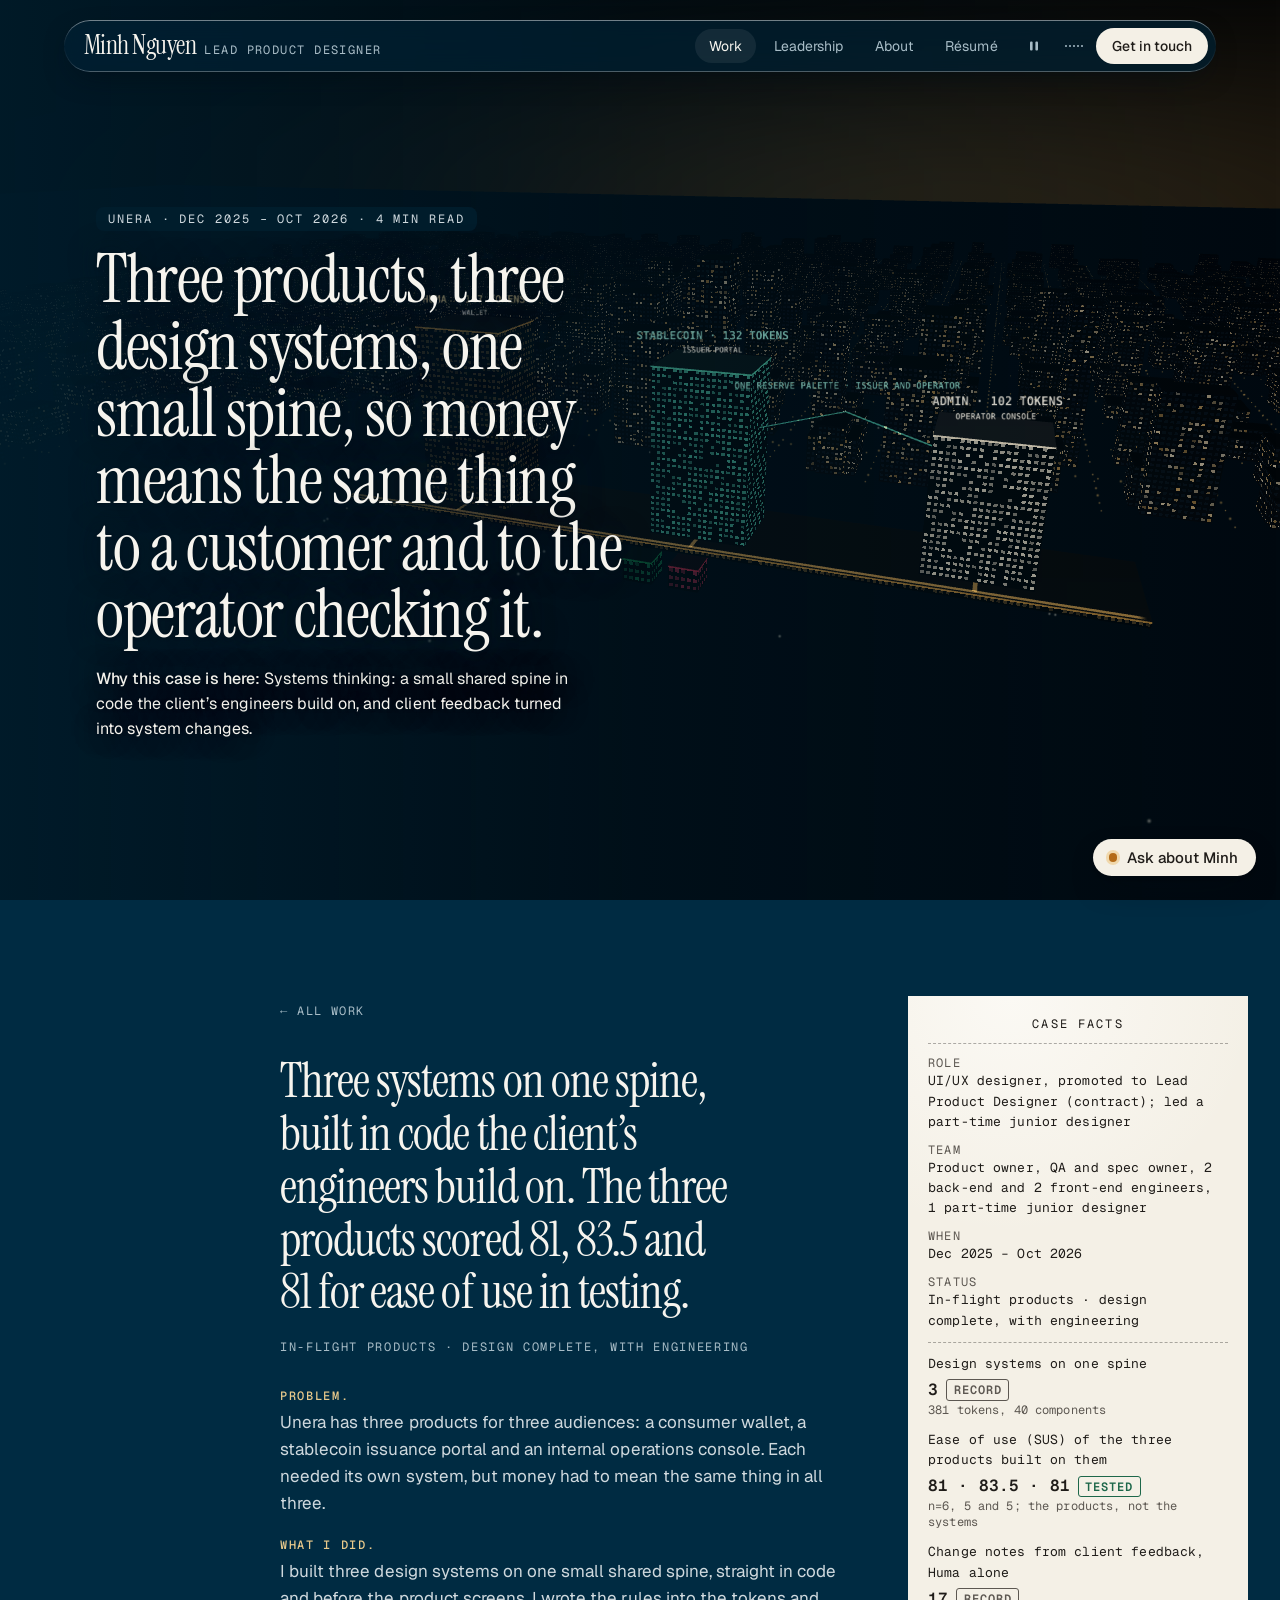
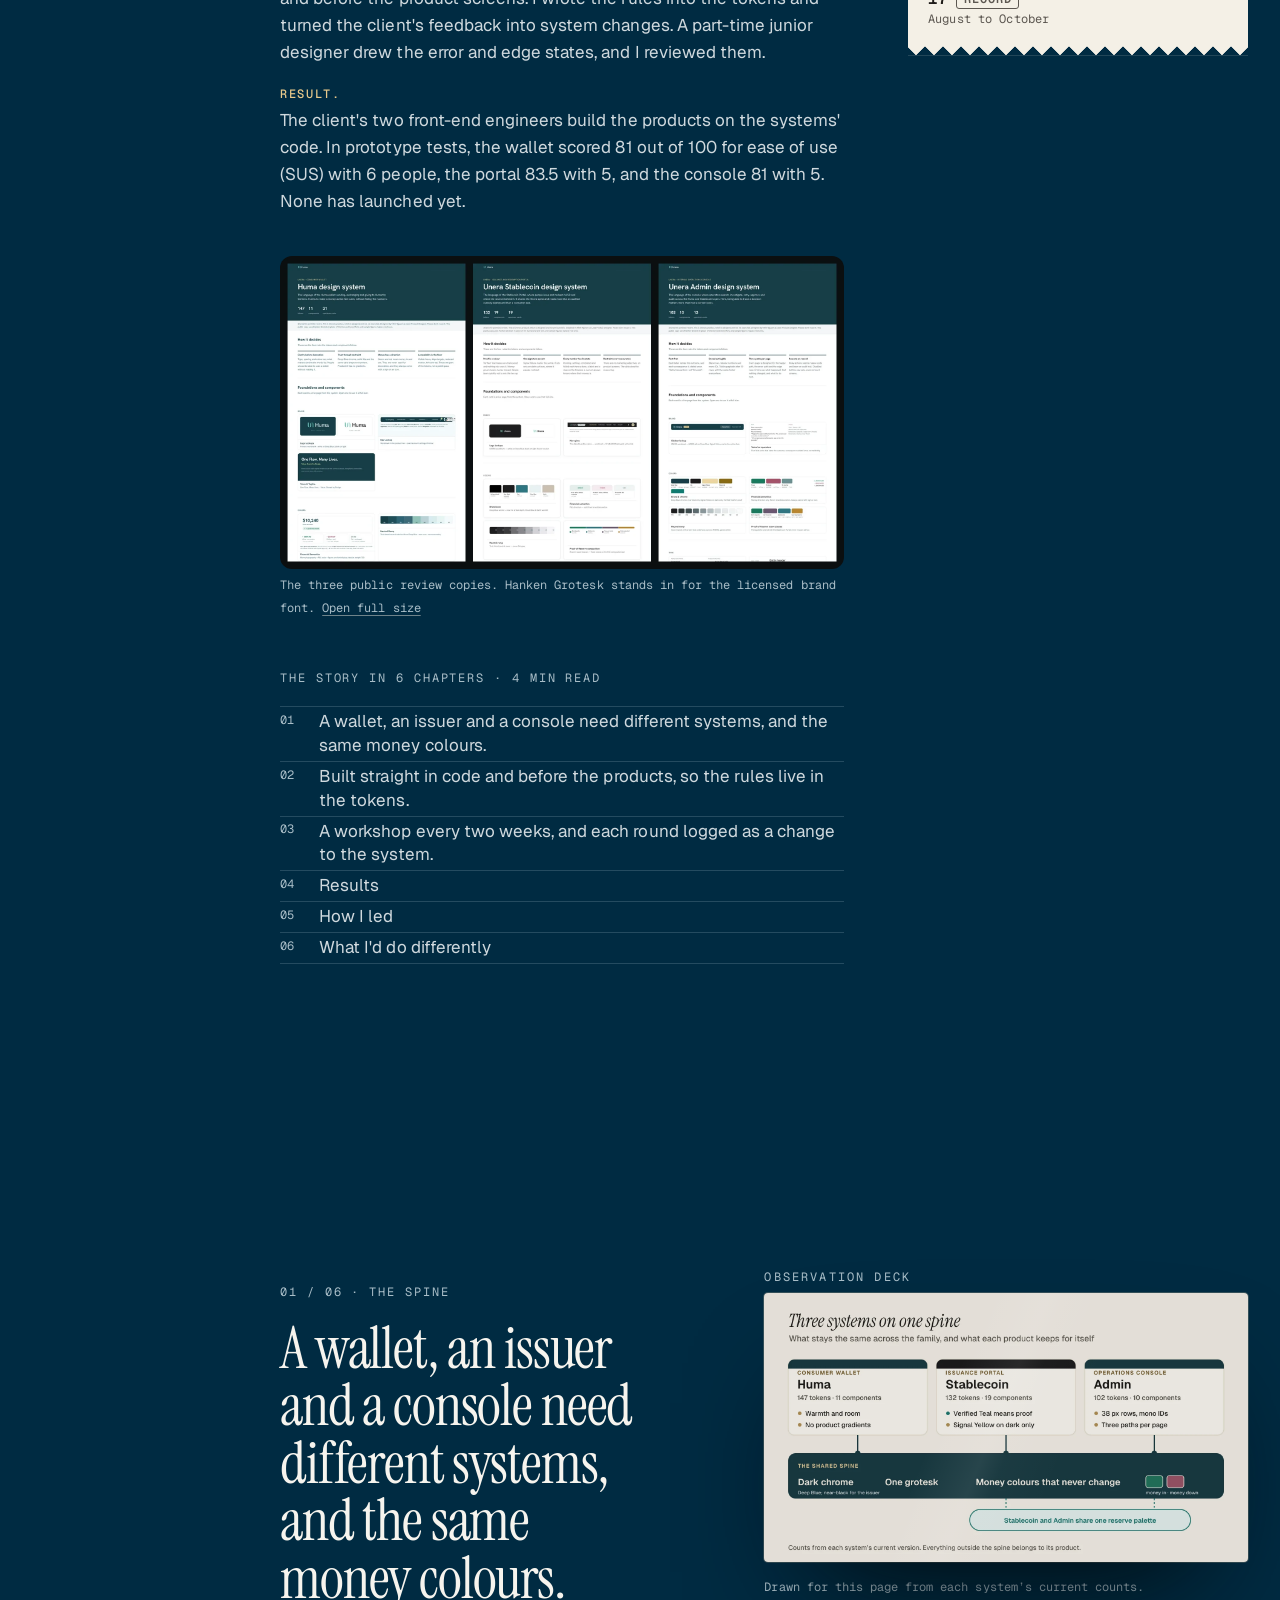
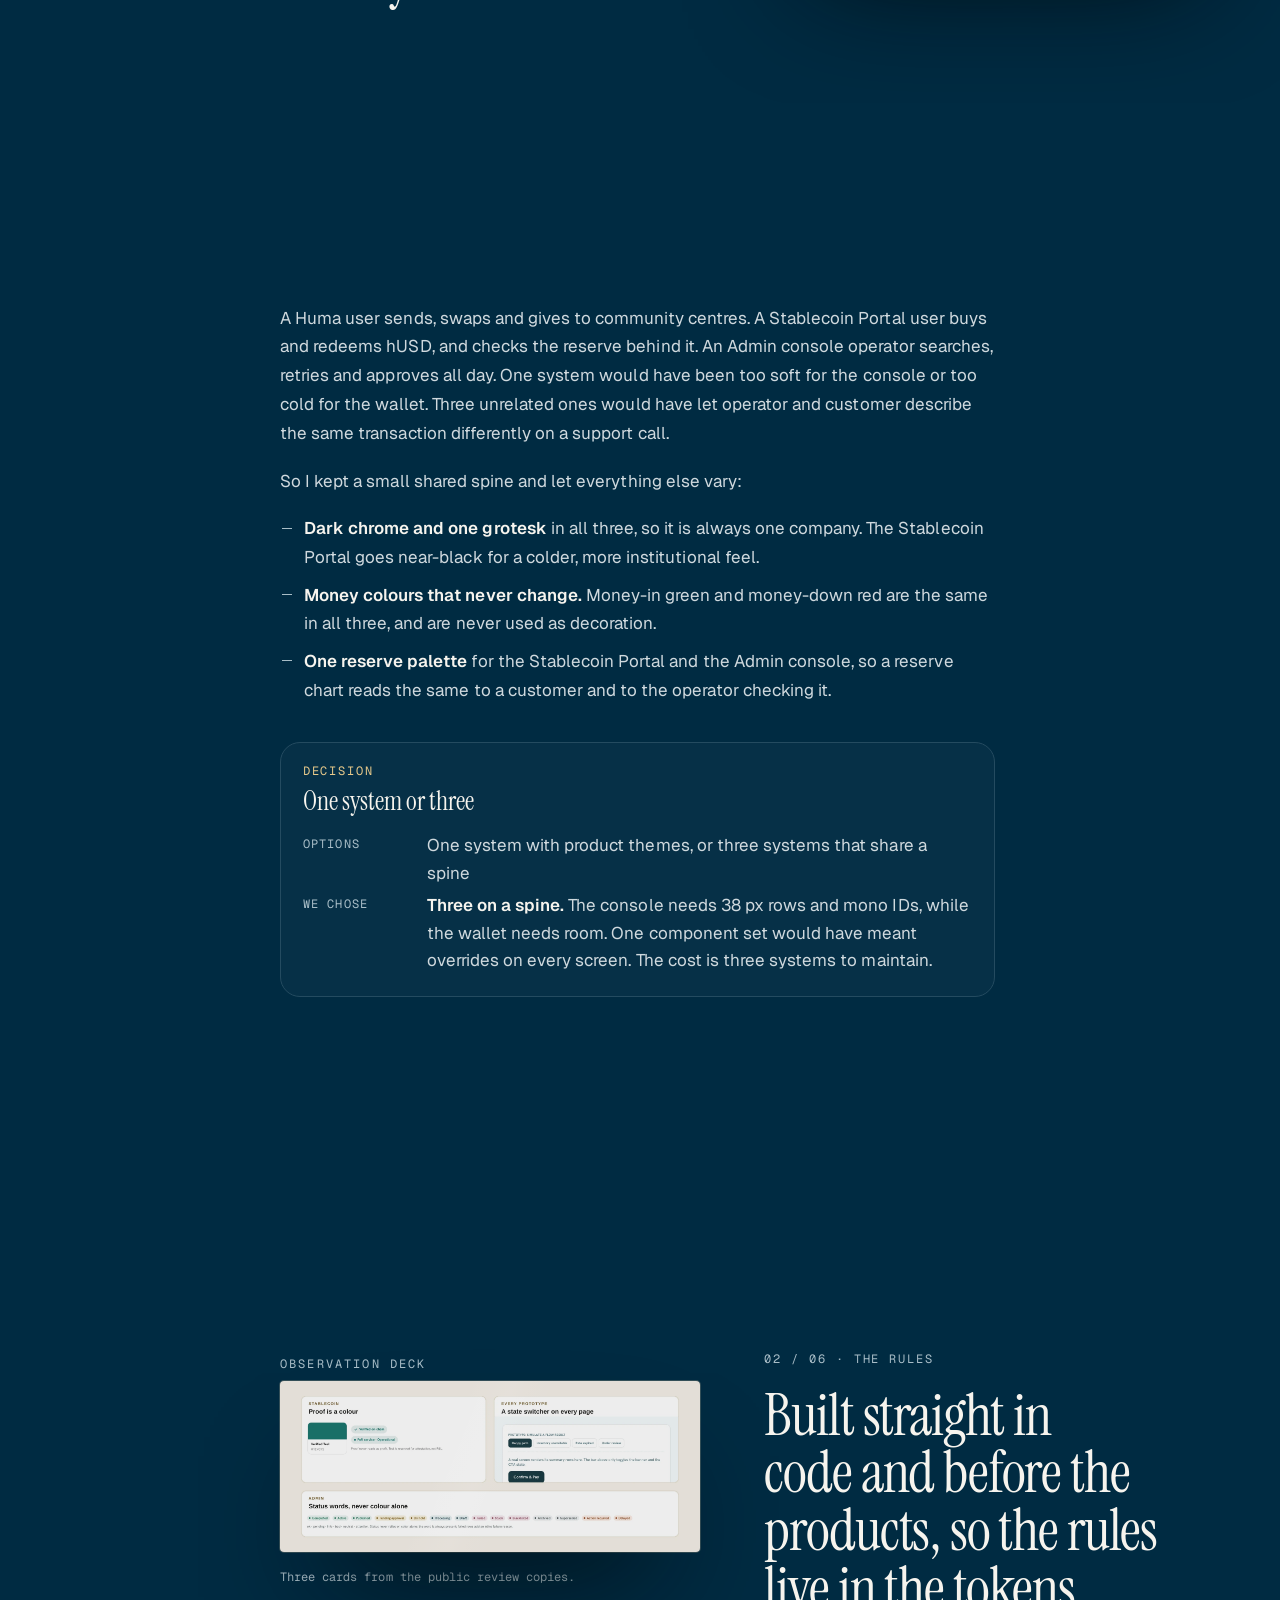
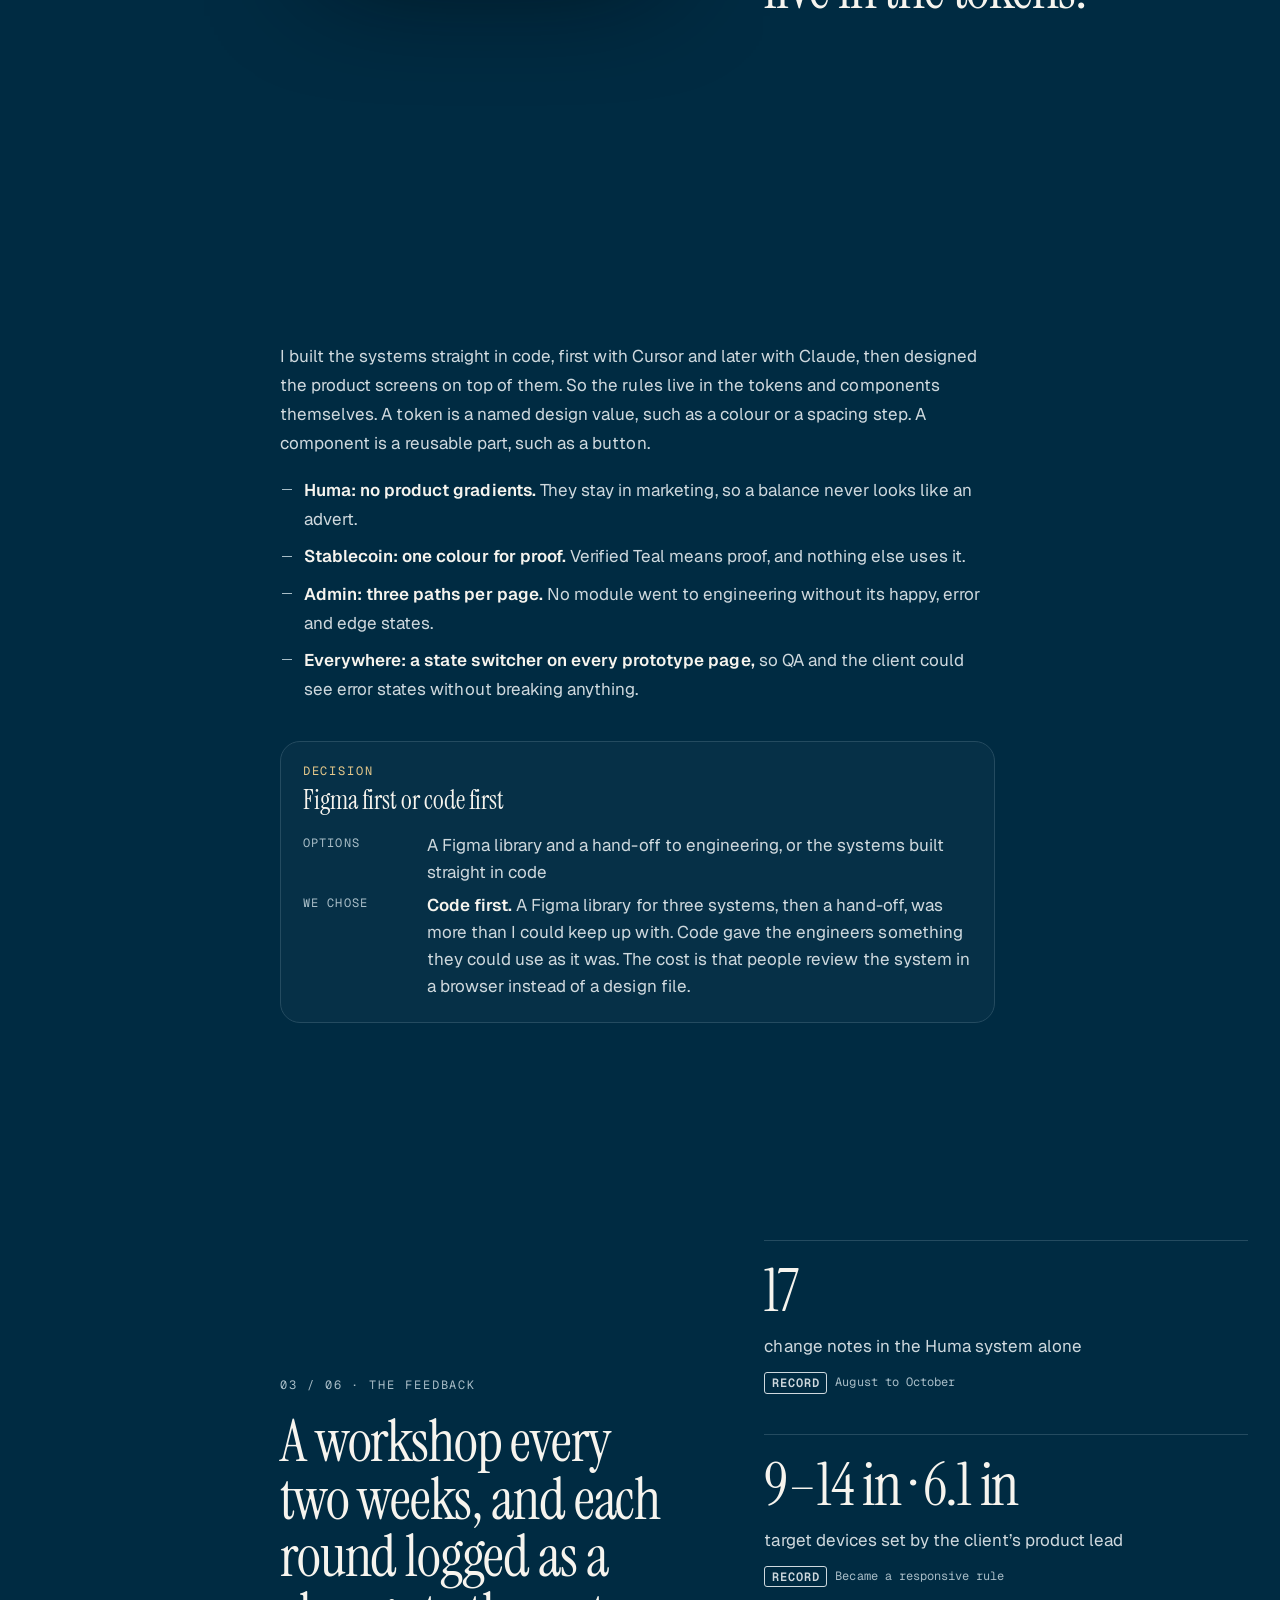
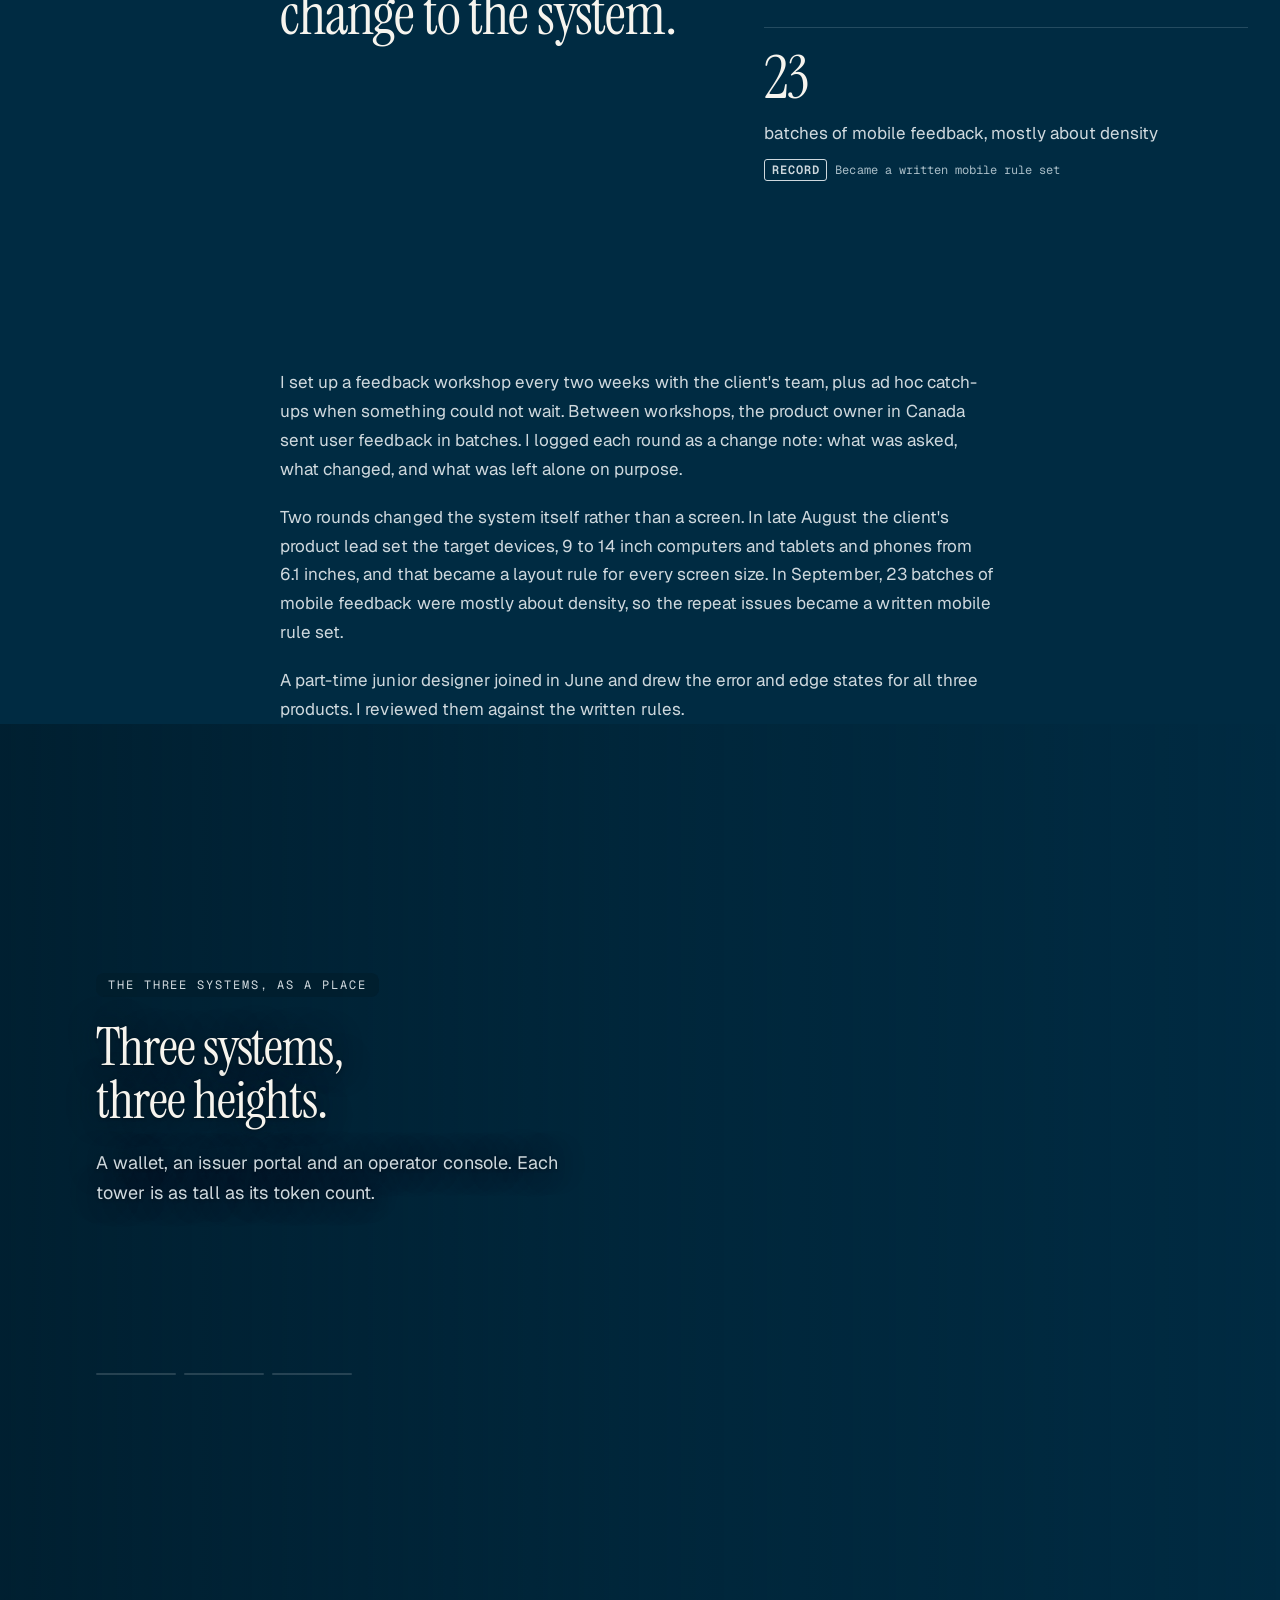
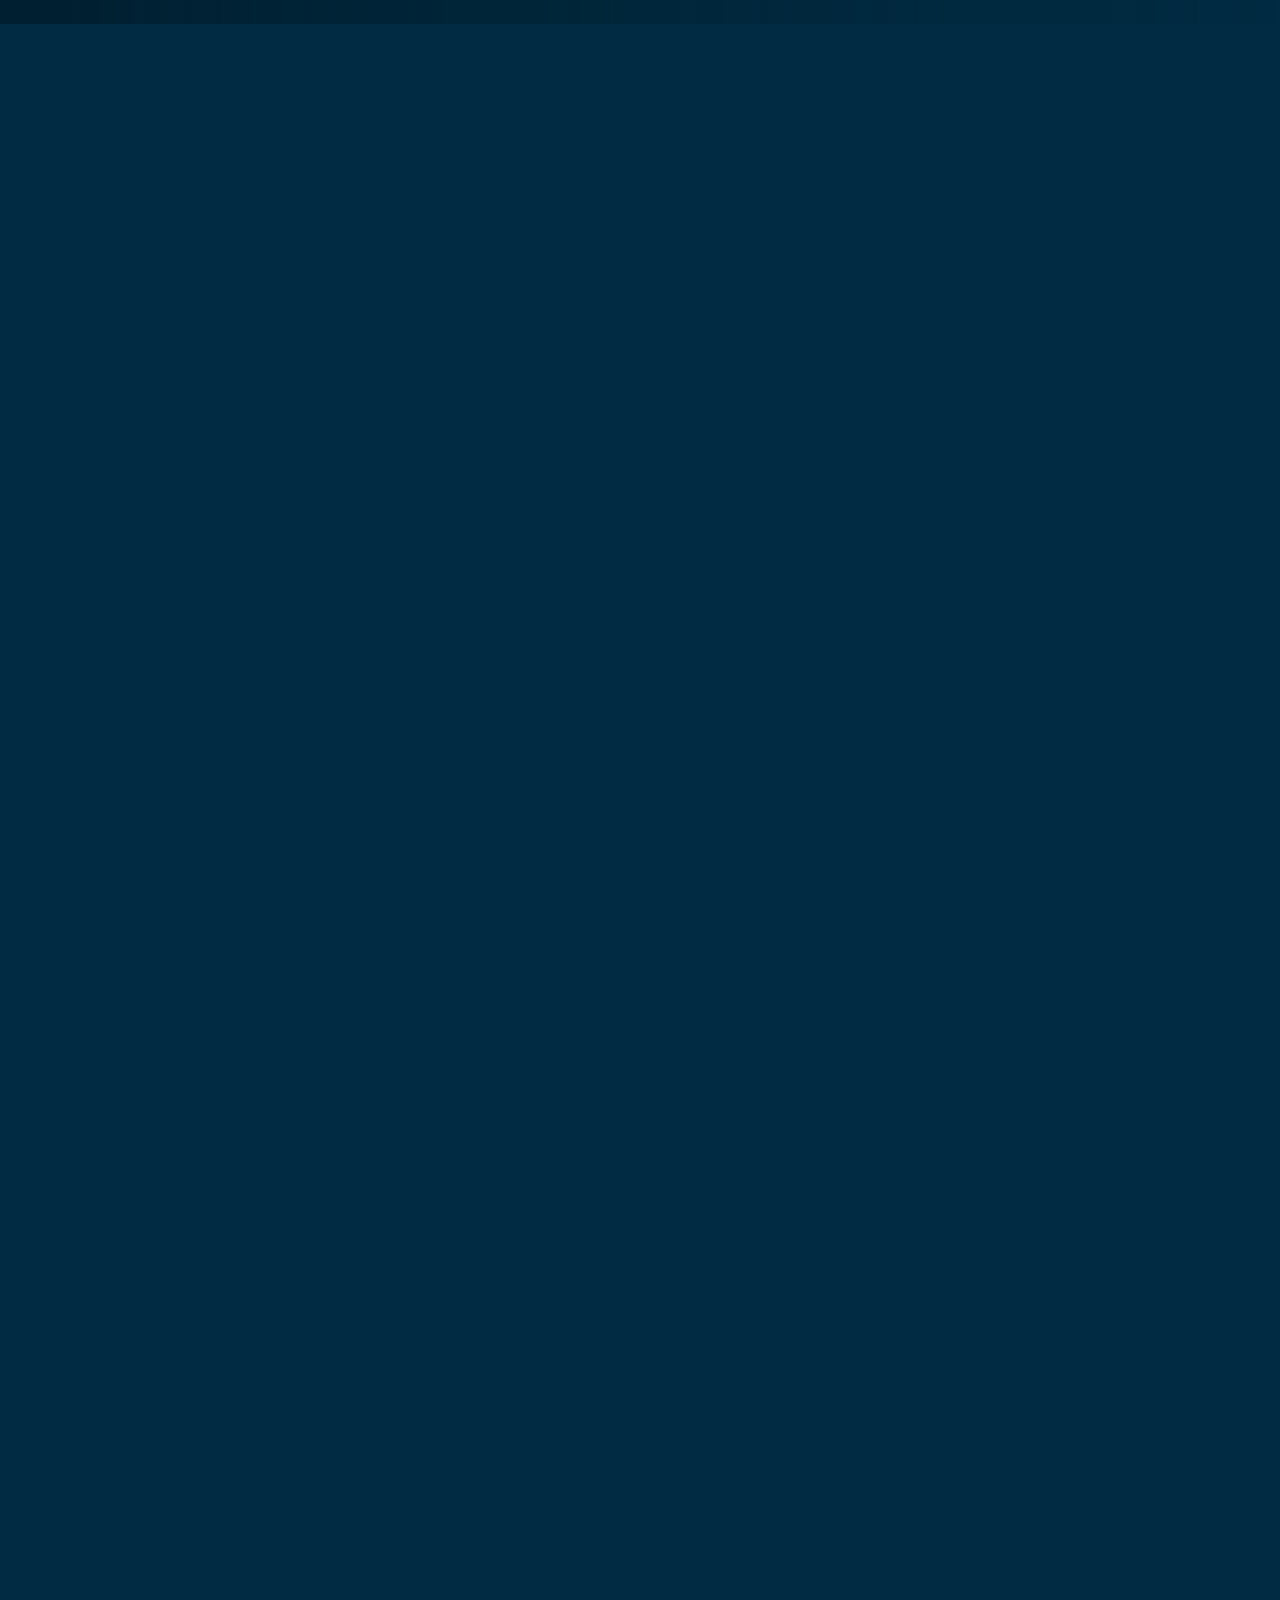
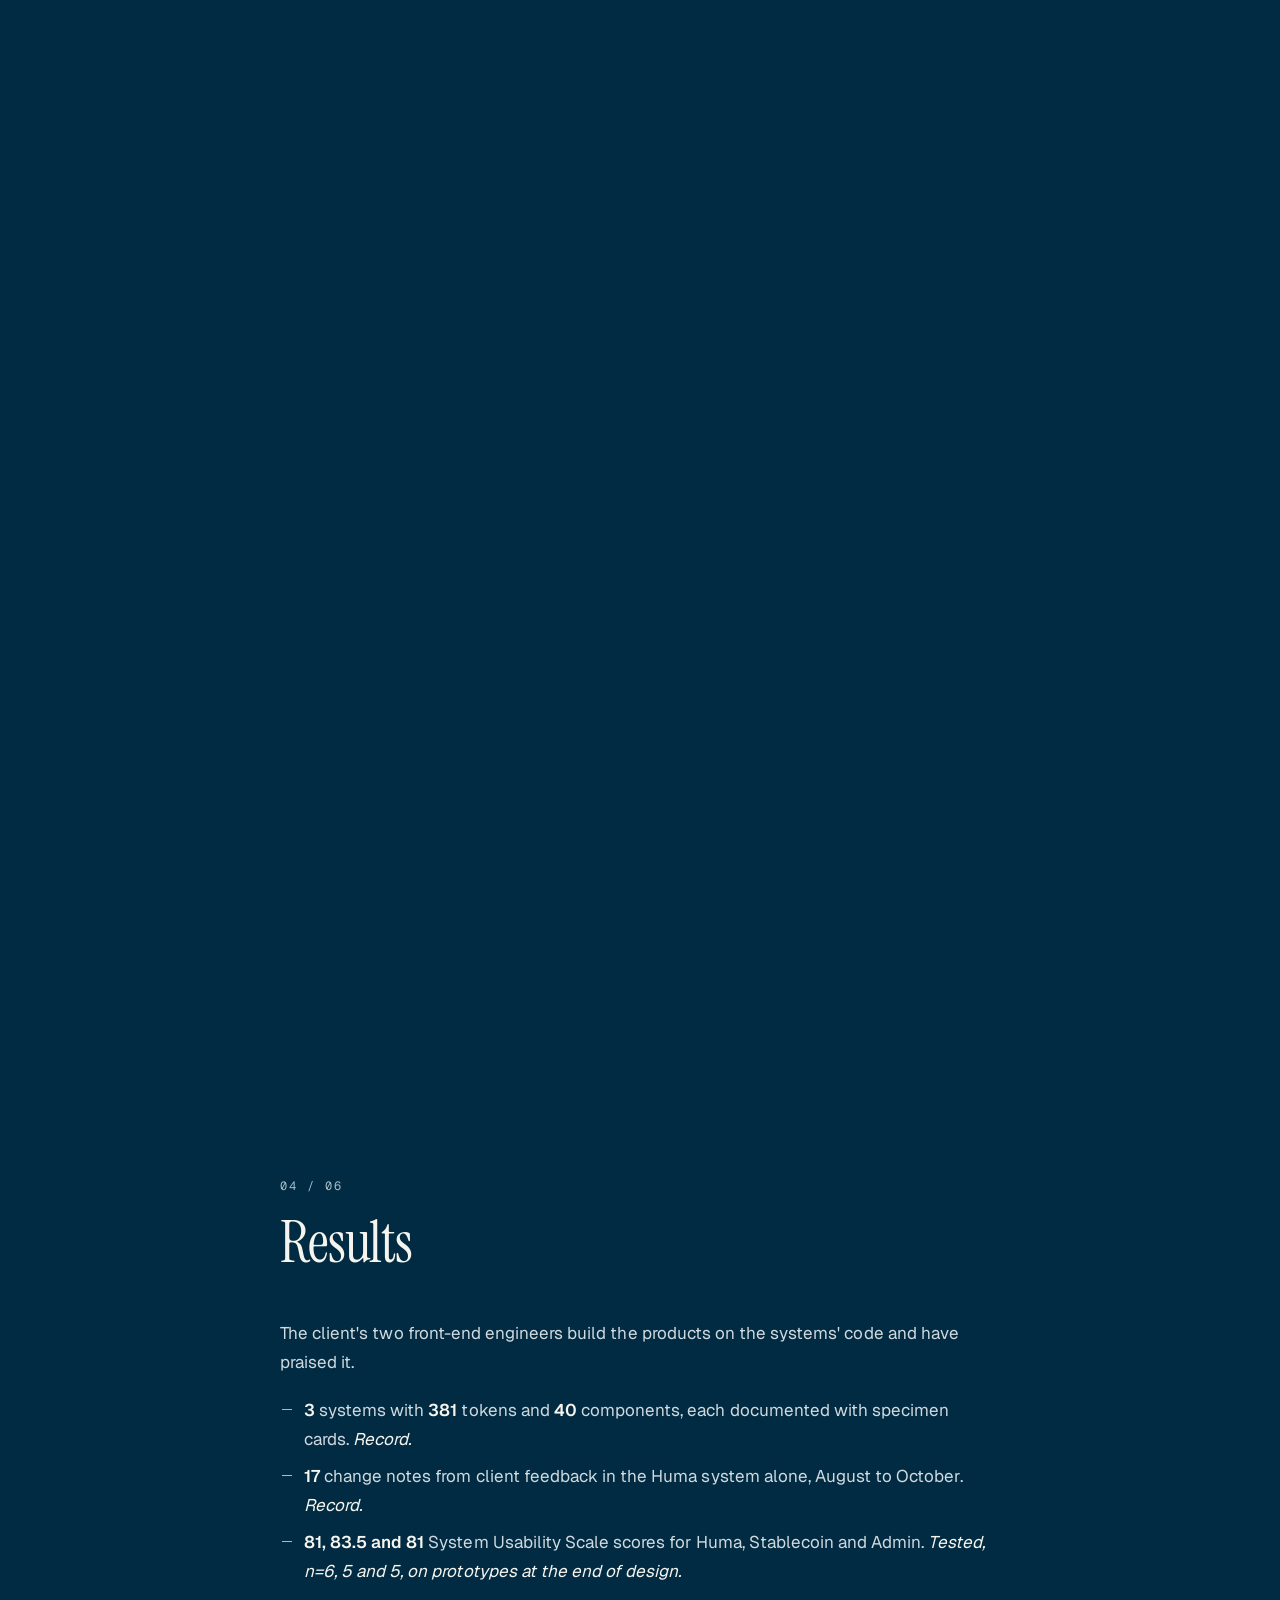
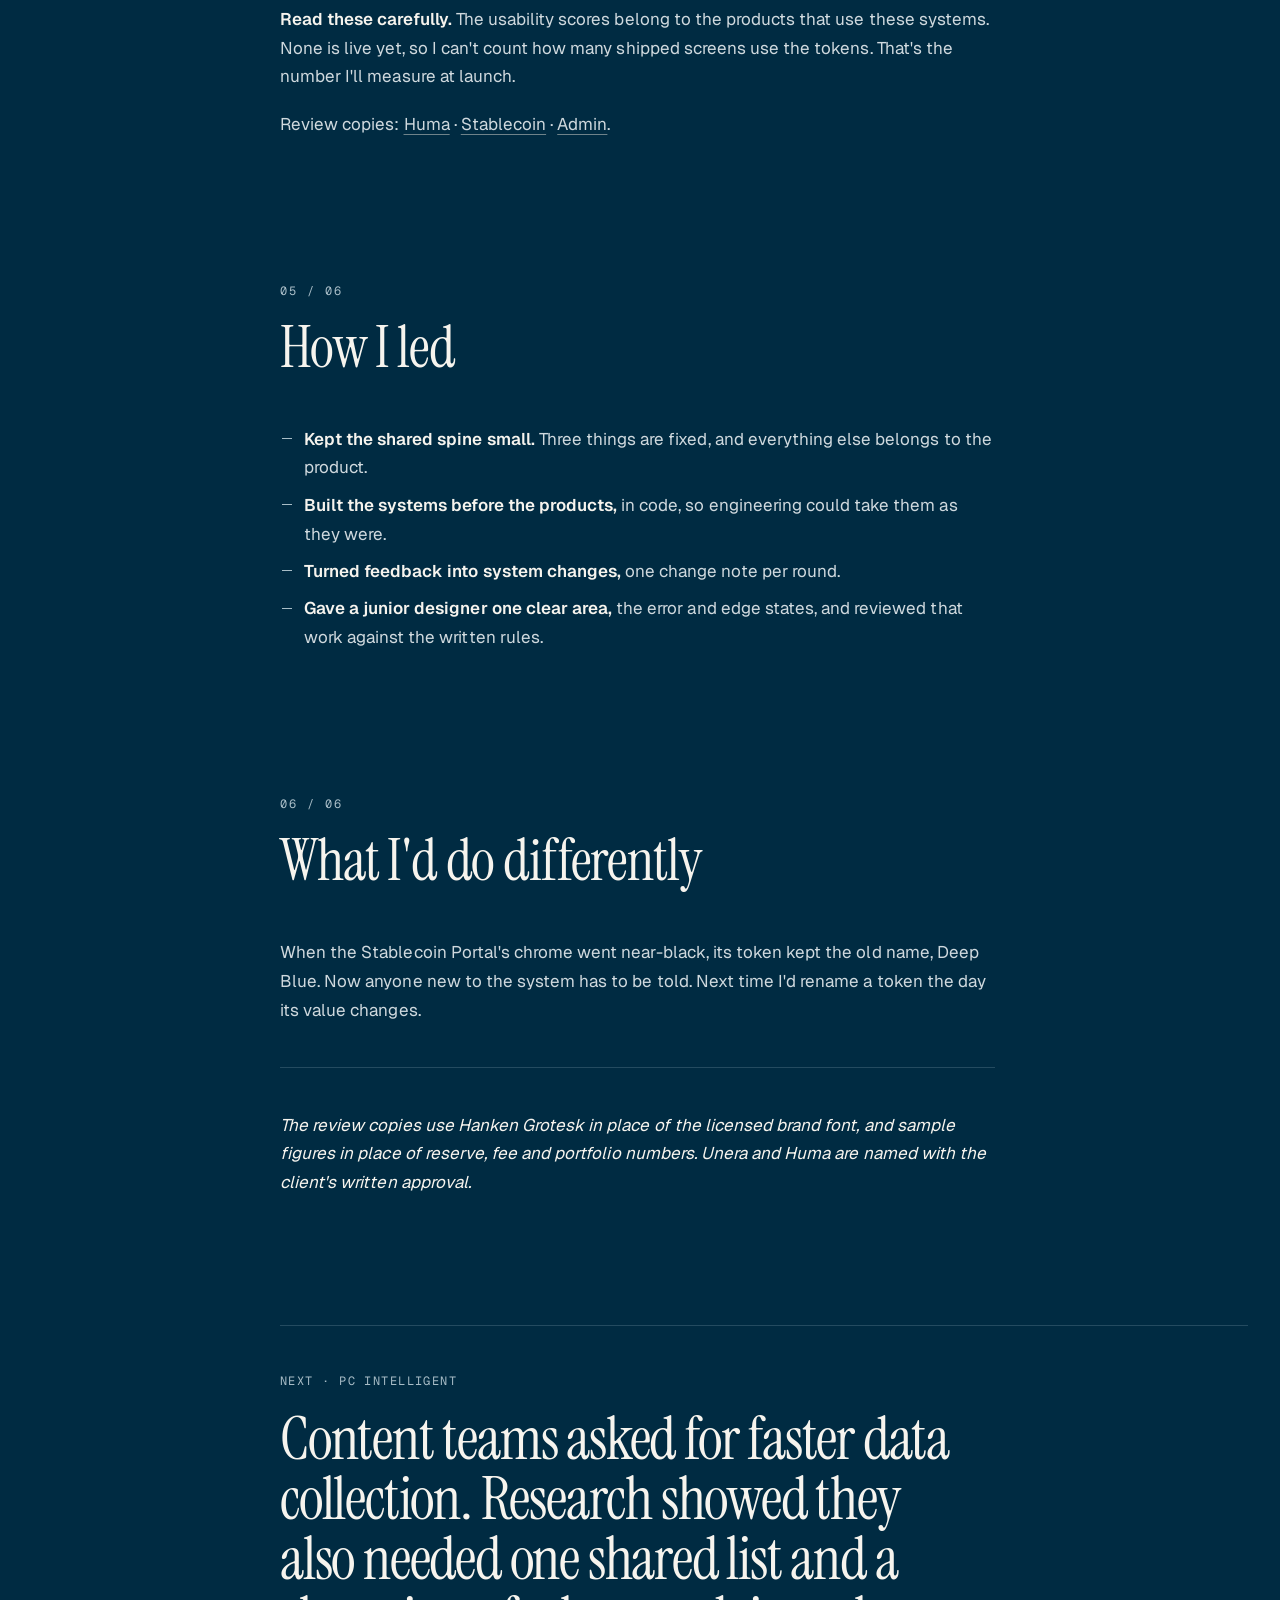
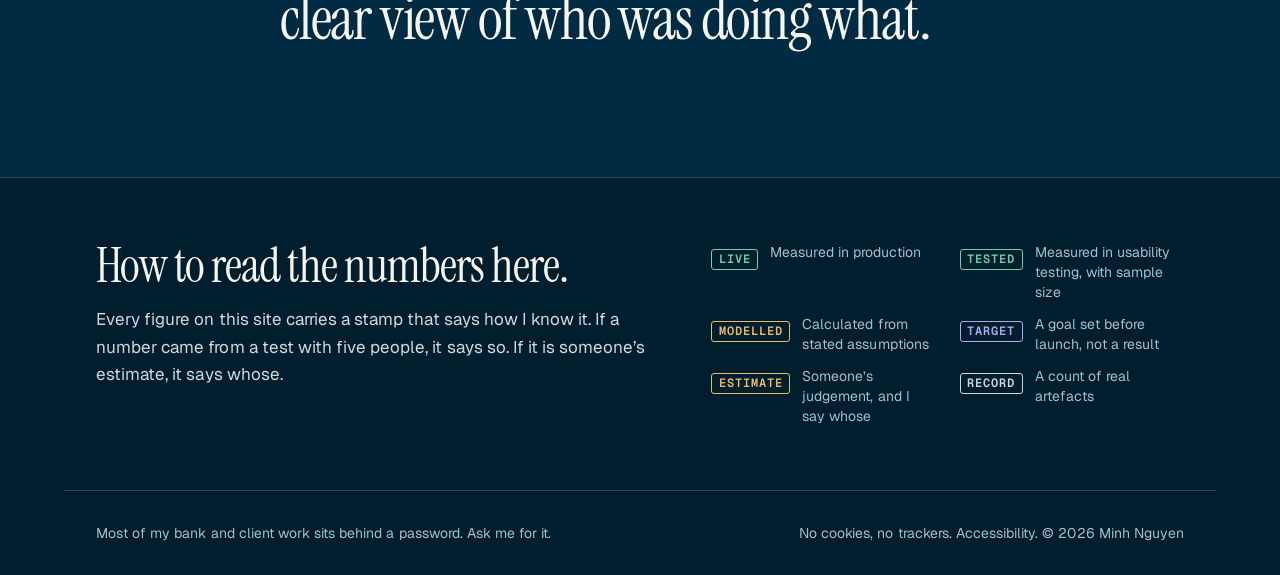
<file: unera-design-systems.html>
<!DOCTYPE html><html lang="en"><head><meta charset="utf-8"><meta name="viewport" content="width=device-width, initial-scale=1"><meta http-equiv="Content-Security-Policy" content="default-src 'self'; script-src 'self' 'sha256-1BvDVWLr3QCC20uHhUDi27eDFVJpk1uMQJGIWKUks2I=' 'sha256-UIrFqcaitjA3OKa9mHKajg3N+0Y7tW9+y0o3QmMFeZQ=' 'sha256-0O7iB6zr9x0r6X6eWYITC9V5q+yWCGAoFvcysBGbY9Q='; style-src 'self' 'unsafe-inline'; img-src 'self' data:; font-src 'self'; media-src 'self'; connect-src 'self'; object-src 'none'; base-uri 'self'; form-action 'none'"><meta name="referrer" content="strict-origin-when-cross-origin"><title>Unera design systems · Minh Nguyen</title><meta name="description" content="Unera design systems: Three products, three design systems, one small spine, so money means the same thing to a customer and to the operator checking it."><meta name="author" content="Minh Nguyen"><meta property="og:title" content="Unera design systems · Minh Nguyen"><meta property="og:description" content="Unera design systems: Three products, three design systems, one small spine, so money means the same thing to a customer and to the operator checking it."><meta property="og:type" content="website"><meta property="og:image" content="https://minhnguyenrenol.github.io/portfolio-window/og.png"><meta name="theme-color" content="#002a42"><link rel="icon" href="favicon.svg" type="image/svg+xml"><script src="boot.js"></script><link rel="stylesheet" href="./assets/Base.DAIhT--7.css"><link rel="stylesheet" href="./assets/_slug_.BS_zkwzv.css"></head><body class="min-h-dvh"><a class="skip" href="#main">Skip to content</a><style>astro-island,astro-slot,astro-static-slot{display:contents}</style><script>(function(){let e=async e=>{await(await e())()};(self.Astro||(self.Astro={})).load=e,window.dispatchEvent(new Event(`astro:load`))})();</script><script>(function(){function e(t){"@babel/helpers - typeof";return e=typeof Symbol==`function`&&typeof Symbol.iterator==`symbol`?function(e){return typeof e}:function(e){return e&&typeof Symbol==`function`&&e.constructor===Symbol&&e!==Symbol.prototype?`symbol`:typeof e},e(t)}function t(t,n){if(e(t)!=`object`||!t)return t;var r=t[Symbol.toPrimitive];if(r!==void 0){var i=r.call(t,n||`default`);if(e(i)!=`object`)return i;throw TypeError(`@@toPrimitive must return a primitive value.`)}return(n===`string`?String:Number)(t)}function n(n){var r=t(n,`string`);return e(r)==`symbol`?r:r+``}function r(e,t,r){return(t=n(t))in e?Object.defineProperty(e,t,{value:r,enumerable:!0,configurable:!0,writable:!0}):e[t]=r,e}let i=/* @__PURE__ */ new Set([`__proto__`,`constructor`,`prototype`]);{let e={0:e=>a(e),1:e=>n(e),2:e=>new RegExp(e),3:e=>new Date(e),4:e=>new Map(n(e)),5:e=>new Set(n(e)),6:e=>BigInt(e),7:e=>new URL(e),8:e=>new Uint8Array(e),9:e=>new Uint16Array(e),10:e=>new Uint32Array(e),11:e=>1/0*e},t=t=>{let[n,r]=t;return n in e?e[n](r):void 0},n=e=>e.map(t),a=e=>typeof e!=`object`||!e?e:Object.fromEntries(Object.entries(e).map(([e,n])=>[e,t(n)]));class o extends HTMLElement{constructor(...e){super(...e),r(this,`Component`,void 0),r(this,`hydrator`,void 0),r(this,`hydrate`,async()=>{var e;if(!this.hydrator||!this.isConnected)return;let t=(e=this.parentElement)==null?void 0:e.closest(`astro-island[ssr]`);if(t){t.addEventListener(`astro:hydrate`,this.hydrate,{once:!0});return}let n=this.querySelectorAll(`astro-slot`),r={},i=this.querySelectorAll(`template[data-astro-template]`);for(let e of i){let t=e.closest(this.tagName);t!=null&&t.isSameNode(this)&&(r[e.getAttribute(`data-astro-template`)||`default`]=e.innerHTML,e.remove())}for(let e of n){let t=e.closest(this.tagName);t!=null&&t.isSameNode(this)&&(r[e.getAttribute(`name`)||`default`]=e.innerHTML)}let o;try{o=this.hasAttribute(`props`)?a(JSON.parse(this.getAttribute(`props`))):{}}catch(e){let t=this.getAttribute(`component-url`)||`<unknown>`,n=this.getAttribute(`component-export`);throw n&&(t+=` (export ${n})`),console.error(`[hydrate] Error parsing props for component ${t}`,this.getAttribute(`props`),e),e}await this.hydrator(this)(this.Component,o,r,{client:this.getAttribute(`client`)}),this.removeAttribute(`ssr`),this.dispatchEvent(new CustomEvent(`astro:hydrate`))}),r(this,`unmount`,()=>{this.isConnected||this.dispatchEvent(new CustomEvent(`astro:unmount`))})}disconnectedCallback(){document.removeEventListener(`astro:after-swap`,this.unmount),document.addEventListener(`astro:after-swap`,this.unmount,{once:!0})}connectedCallback(){if(!this.hasAttribute(`await-children`)||document.readyState===`interactive`||document.readyState===`complete`)this.childrenConnectedCallback();else{let e=()=>{document.removeEventListener(`DOMContentLoaded`,e),t.disconnect(),this.childrenConnectedCallback()},t=new MutationObserver(()=>{var t;((t=this.lastChild)==null?void 0:t.nodeType)===Node.COMMENT_NODE&&this.lastChild.nodeValue===`astro:end`&&(this.lastChild.remove(),e())});t.observe(this,{childList:!0}),document.addEventListener(`DOMContentLoaded`,e)}}async childrenConnectedCallback(){let e=this.getAttribute(`before-hydration-url`);e&&await import(e),this.start()}getRetryImportUrl(e){let t=new URL(e,document.baseURI);return t.searchParams.set(`astro-retry`,Date.now().toString()),t.toString()}async importWithRetry(e){try{return await import(e)}catch(t){return await new Promise(e=>setTimeout(e,1e3)),import(this.getRetryImportUrl(e))}}handleHydrationError(e){let t=this.getAttribute(`component-url`),n=new CustomEvent(`astro:hydration-error`,{cancelable:!0,bubbles:!0,composed:!0,detail:{error:e,componentUrl:t}});this.dispatchEvent(n)&&console.error(`[astro-island] Error hydrating ${t}`,e)}async start(){let e=JSON.parse(this.getAttribute(`opts`)),t=this.getAttribute(`client`);if(Astro[t]===void 0)window.addEventListener(`astro:${t}`,()=>this.start(),{once:!0});else try{await Astro[t](async()=>{let e=this.getAttribute(`renderer-url`);try{let[t,{default:n}]=await Promise.all([this.importWithRetry(this.getAttribute(`component-url`)),e?this.importWithRetry(e):Promise.resolve({default:()=>()=>{}})]),r=this.getAttribute(`component-export`)||`default`;if(r.includes(`.`)){this.Component=t;for(let e of r.split(`.`)){if(i.has(e)||!this.Component||typeof this.Component!=`object`&&typeof this.Component!=`function`||!Object.hasOwn(this.Component,e))throw Error(`Invalid component export path: ${r}`);this.Component=this.Component[e]}}else{if(i.has(r))throw Error(`Invalid component export path: ${r}`);this.Component=t[r]}return this.hydrator=n,this.hydrate}catch(e){return this.handleHydrationError(e),()=>{}}},e,this)}catch(e){this.handleHydrationError(e)}}attributeChangedCallback(){this.hydrate()}}r(o,`observedAttributes`,[`props`]),customElements.get(`astro-island`)||customElements.define(`astro-island`,o)}})();</script><astro-island uid="15uG06" prefix="r10" component-url="./assets/World.DWk5gvzu.js" component-export="default" renderer-url="./assets/client.DKhQzRHo.js" props="{&quot;story&quot;:[0,&quot;A&quot;],&quot;page&quot;:[0,&quot;case&quot;],&quot;piece&quot;:[0,&quot;spine&quot;]}" ssr client="load" opts="{&quot;name&quot;:&quot;World&quot;,&quot;value&quot;:true}" await-children><canvas class="world-canvas" aria-hidden="true"></canvas><!--astro:end--></astro-island><header class="fixed inset-x-0 top-0 z-50 px-4 pt-4 md:px-8 md:pt-5"><nav aria-label="Main" class="glass header-glass mx-auto max-w-6xl rounded-[26px] md:rounded-full"><div class="flex items-center justify-between gap-4 py-2 pl-5 pr-2"><a href="index.html" class="flex items-baseline gap-2 whitespace-nowrap text-chalk no-underline" aria-label="Minh Nguyen, home"><span class="display text-[1.6rem] leading-none">Minh Nguyen</span><span class="hidden font-mono text-xs uppercase tracking-[0.12em] text-fog lg:inline">Lead Product Designer</span></a><div class="flex items-center gap-1"><ul class="hidden items-center gap-1 md:flex"><li><a href="index.html#work" aria-current="page" class="rounded-full px-3.5 py-2 text-sm no-underline transition-colors hover:text-chalk text-chalk bg-white/[0.07]">Work</a></li><li><a href="leadership.html" class="rounded-full px-3.5 py-2 text-sm no-underline transition-colors hover:text-chalk text-fog">Leadership</a></li><li><a href="about.html" class="rounded-full px-3.5 py-2 text-sm no-underline transition-colors hover:text-chalk text-fog">About</a></li><li><a href="resume.html" class="rounded-full px-3.5 py-2 text-sm no-underline transition-colors hover:text-chalk text-fog">Résumé</a></li></ul><astro-island uid="Z14yjh3" prefix="r11" component-url="./assets/MotionToggle.DZvroh76.js" component-export="default" renderer-url="./assets/client.DKhQzRHo.js" props="{}" ssr client="load" opts="{&quot;name&quot;:&quot;MotionToggle&quot;,&quot;value&quot;:true}" await-children><button type="button" aria-pressed="false" aria-label="Pause motion" title="Pause motion" class="grid h-9 w-9 place-items-center rounded-full text-fog transition-colors hover:text-chalk"><svg width="16" height="16" viewBox="0 0 16 16" aria-hidden="true"><g fill="currentColor"><rect x="4" y="3.5" width="2.6" height="9" rx="1"></rect><rect x="9.4" y="3.5" width="2.6" height="9" rx="1"></rect></g></svg></button><!--astro:end--></astro-island><astro-island uid="Z1srwuE" prefix="r12" component-url="./assets/SoundToggle.DpTjMWbg.js" component-export="default" renderer-url="./assets/client.DKhQzRHo.js" props="{}" ssr client="load" opts="{&quot;name&quot;:&quot;SoundToggle&quot;,&quot;value&quot;:true}" await-children><button type="button" aria-pressed="false" aria-label="Sound" title="Sound off" class="group grid h-9 w-9 place-items-center rounded-full text-fog transition-colors hover:text-chalk"><svg width="20" height="14" viewBox="0 0 20 14" aria-hidden="true"><rect x="1" width="2" rx="1" fill="currentColor" y="6" height="2" class=""></rect><rect x="5" width="2" rx="1" fill="currentColor" y="6" height="2" class=""></rect><rect x="9" width="2" rx="1" fill="currentColor" y="6" height="2" class=""></rect><rect x="13" width="2" rx="1" fill="currentColor" y="6" height="2" class=""></rect><rect x="17" width="2" rx="1" fill="currentColor" y="6" height="2" class=""></rect></svg></button><!--astro:end--></astro-island><a href="mailto:xpland.nguyen@gmail.com" class="whitespace-nowrap rounded-full bg-paper px-4 py-2 text-sm font-medium text-ink no-underline transition-transform hover:scale-[1.03]">Get in touch</a></div></div><ul class="flex justify-center gap-1 border-t border-white/10 px-2 py-1.5 md:hidden" aria-label="Sections"><li><a href="index.html#work" aria-current="page" class="block rounded-full px-3 py-1.5 text-[0.8125rem] no-underline bg-white/[0.08] text-chalk">Work</a></li><li><a href="leadership.html" class="block rounded-full px-3 py-1.5 text-[0.8125rem] no-underline text-fog">Leadership</a></li><li><a href="about.html" class="block rounded-full px-3 py-1.5 text-[0.8125rem] no-underline text-fog">About</a></li><li><a href="resume.html" class="block rounded-full px-3 py-1.5 text-[0.8125rem] no-underline text-fog">Résumé</a></li></ul></nav></header><main id="main" tabindex="-1"><div><article><section class="case-hero relative min-h-[100dvh] overflow-hidden" data-stage data-t0="3.5" data-t1="4"><img class="case-still" src="img/unera/spine-still.webp" alt="" width="1440" height="810" loading="eager" decoding="async" fetchpriority="high"><div aria-hidden="true" class="pointer-events-none absolute inset-0 bg-gradient-to-t from-night/90 via-night/35 to-transparent lg:bg-gradient-to-r lg:from-night/85 lg:via-night/30 lg:to-transparent"></div><div class="case-copy relative mx-auto flex min-h-[100dvh] max-w-6xl flex-col justify-end px-5 pb-20 pt-28 lg:justify-center md:px-8"><p class="self-start rounded-lg bg-night/90 px-3 py-1 font-mono text-xs uppercase tracking-[0.16em] text-mist">Unera · Dec 2025 – Oct 2026 · 4 min read</p><h1 class="display on-scene mt-4 max-w-[18ch] text-[2.4rem] leading-[0.98] sm:text-6xl md:mt-6 lg:max-w-[16ch] lg:text-[4.4rem]">Three products, three design systems, one small spine, so money means the same thing to a customer and to the operator checking it.</h1><p class="case-why on-scene mt-5 max-w-[44rem] text-base text-chalk md:mt-8 md:max-w-[30rem] md:text-lg"><span class="font-medium text-chalk">Why this case is here:</span> Systems thinking: a small shared spine in code the client’s engineers build on, and client feedback turned into system changes.</p></div></section><div class="story"><div class="story-rail-col"><nav class="story-rail quiet" data-rail aria-label="Chapters"><p class="font-mono text-xs uppercase tracking-[0.16em] text-fog">Unera design systems</p><div class="rail-list mt-4"><span class="rail-track" aria-hidden="true"><span class="rail-fill" data-fill></span></span><ol><li><a href="#spine" data-ch="spine"><span class="n">01</span>One spine, three systems</a></li><li><a href="#rules" data-ch="rules"><span class="n">02</span>Code first, rules in the tokens</a></li><li><a href="#feedback" data-ch="feedback"><span class="n">03</span>Feedback became system changes</a></li><li><a href="#results" data-ch="results"><span class="n">04</span>Results</a></li><li><a href="#led" data-ch="led"><span class="n">05</span>How I led</a></li><li><a href="#differently" data-ch="differently"><span class="n">06</span>Looking back</a></li></ol></div></nav></div><div class="story-main"><section class="px-5 pb-8 pt-24 md:px-8" aria-label="In short"><div class="grid gap-12 lg:grid-cols-[1fr_340px] lg:gap-16"><div><a href="index.html#work" class="inline-flex min-h-6 items-center font-mono text-xs uppercase tracking-[0.12em] text-fog no-underline hover:text-chalk">← All work</a><p class="display mt-8 max-w-[22ch] text-3xl leading-[1.1] md:text-5xl">Three systems on one spine, built in code the client’s engineers build on. The three products scored 81, 83.5 and 81 for ease of use in testing.</p><p class="mt-5 font-mono text-xs uppercase tracking-[0.14em] text-fog">In-flight products · design complete, with engineering</p><div class="prose-case summary mt-8"><ul>
<li><strong>Problem.</strong> Unera has three products for three audiences: a consumer wallet, a stablecoin issuance portal and an internal operations console. Each needed its own system, but money had to mean the same thing in all three.</li>
<li><strong>What I did.</strong> I built three design systems on one small shared spine, straight in code and before the product screens. I wrote the rules into the tokens and turned the client&#39;s feedback into system changes. A part-time junior designer drew the error and edge states, and I reviewed them.</li>
<li><strong>Result.</strong> The client&#39;s two front-end engineers build the products on the systems&#39; code. In prototype tests, the wallet scored 81 out of 100 for ease of use (SUS) with 6 people, the portal 83.5 with 5, and the console 81 with 5. None has launched yet.</li>
</ul>
</div><div class="prose-case mt-10"><figure class="wide"><img src="img/unera/design-systems-cover.webp" alt="The public front pages of the Huma, Unera Stablecoin and Unera Admin design systems side by side. Each has a Deep Blue header with token and component counts, four principles, and live specimen cards for brand and colour." width="1800" height="1000" loading="lazy" decoding="async"><figcaption>The three public review copies. Hanken Grotesk stands in for the licensed brand font. <a href="img/unera/design-systems-cover.webp">Open full size</a></figcaption></figure></div><div class="mt-12"><p class="font-mono text-xs uppercase tracking-[0.16em] text-fog">The story in 6 chapters · 4 min read</p><ol class="toc mt-5"><li><a href="#spine"><span class="n">01</span><span>A wallet, an issuer and a console need different systems, and the same money colours.</span></a></li><li><a href="#rules"><span class="n">02</span><span>Built straight in code and before the products, so the rules live in the tokens.</span></a></li><li><a href="#feedback"><span class="n">03</span><span>A workshop every two weeks, and each round logged as a change to the system.</span></a></li><li><a href="#results"><span class="n">04</span><span>Results</span></a></li><li><a href="#led"><span class="n">05</span><span>How I led</span></a></li><li><a href="#differently"><span class="n">06</span><span>What I&#39;d do differently</span></a></li></ol></div></div><div class="paper self-start px-5 pt-5" role="group" aria-label="Case facts receipt"><div class="text-center text-xs tracking-[0.18em]">CASE FACTS</div><hr><dl class="space-y-2.5"><div><dt class="meta text-xs tracking-[0.1em]">ROLE</dt><dd>UI/UX designer, promoted to Lead Product Designer (contract); led a part-time junior designer</dd></div><div><dt class="meta text-xs tracking-[0.1em]">TEAM</dt><dd>Product owner, QA and spec owner, 2 back-end and 2 front-end engineers, 1 part-time junior designer</dd></div><div><dt class="meta text-xs tracking-[0.1em]">WHEN</dt><dd>Dec 2025 – Oct 2026</dd></div><div><dt class="meta text-xs tracking-[0.1em]">STATUS</dt><dd>In-flight products · design complete, with engineering</dd></div></dl><hr><ul class="space-y-3"><li><div class="row"><span>Design systems on one spine</span></div><div class="mt-1 flex flex-wrap items-center gap-2"><span class="tabular text-base font-semibold">3</span><span class="stamp" data-k="record" title="A count of real artefacts. 381 tokens, 40 components">Record</span></div><div class="meta text-xs">381 tokens, 40 components</div></li><li><div class="row"><span>Ease of use (SUS) of the three products built on them</span></div><div class="mt-1 flex flex-wrap items-center gap-2"><span class="tabular text-base font-semibold">81 · 83.5 · 81</span><span class="stamp" data-k="tested" title="Measured in usability testing, with sample size. n=6, 5 and 5; the products, not the systems">Tested</span></div><div class="meta text-xs">n=6, 5 and 5; the products, not the systems</div></li><li><div class="row"><span>Change notes from client feedback, Huma alone</span></div><div class="mt-1 flex flex-wrap items-center gap-2"><span class="tabular text-base font-semibold">17</span><span class="stamp" data-k="record" title="A count of real artefacts. August to October">Record</span></div><div class="meta text-xs">August to October</div></li></ul></div></div></section><div><section id="spine" class="chapter scroll-mt-24" aria-labelledby="spine-title"><script>(function(){let e=(e,t,n)=>{let r=async()=>{await(await e())()},i=typeof t.value==`object`?t.value:void 0,a={rootMargin:i==null?void 0:i.rootMargin},o=new IntersectionObserver(e=>{for(let t of e)if(t.isIntersecting){o.disconnect(),r();break}},a);for(let e of n.children)o.observe(e)};(self.Astro||(self.Astro={})).visible=e,window.dispatchEvent(new Event(`astro:visible`))})();</script><astro-island uid="Z2wGiYP" prefix="r20" component-url="./assets/SceneTick.BC7HGm2l.js" component-export="default" renderer-url="./assets/client.DKhQzRHo.js" props="{&quot;className&quot;:[0,&quot;relative&quot;]}" ssr client="visible" opts="{&quot;name&quot;:&quot;SceneTick&quot;,&quot;value&quot;:true}" await-children><section class="scene relative"><astro-slot><div class="mx-auto grid min-h-[100dvh] max-w-6xl items-center gap-12 px-5 py-24 md:px-8 lg:gap-16 lg:grid-cols-[1fr_1.15fr]"><div class="scene-in"><p class="font-mono text-xs uppercase tracking-[0.16em] text-fog">01 / 06 · The spine</p><h2 id="spine-title" class="display mt-5 text-[2.4rem] leading-[1] sm:text-5xl lg:text-[3.6rem]">A wallet, an issuer and a console need different systems, and the same money colours.</h2></div><div class="scene-in scene-in-2 min-w-0"><figure class="m-0"><div class="frame frame-pane  "><div class="frame-glass"><img src="img/unera/d-ds-spine.webp" alt="Diagram: three cards for Huma, Stablecoin and Admin with their token and component counts and their own rules, joined to a shared spine of dark chrome, one grotesk and two money colours; Stablecoin and Admin also share one reserve palette" width="1600" height="890" loading="lazy" decoding="async" class="block h-auto w-full"></div><span class="frame-reflection" aria-hidden="true"></span><span class="frame-label" aria-hidden="true">OBSERVATION DECK</span></div><figcaption class="mt-4 font-mono text-[0.75rem] leading-relaxed text-fog">Drawn for this page from each system’s current counts.</figcaption></figure></div></div></astro-slot></section><!--astro:end--></astro-island><div class="prose-case chapter-prose px-5 md:px-8 pt-2"><p>A Huma user sends, swaps and gives to community centres. A Stablecoin Portal user buys and redeems hUSD, and checks the reserve behind it. An Admin console operator searches, retries and approves all day. One system would have been too soft for the console or too cold for the wallet. Three unrelated ones would have let operator and customer describe the same transaction differently on a support call.</p>
<p>So I kept a small shared spine and let everything else vary:</p>
<ul>
<li><strong>Dark chrome and one grotesk</strong> in all three, so it is always one company. The Stablecoin Portal goes near-black for a colder, more institutional feel.</li>
<li><strong>Money colours that never change.</strong> Money-in green and money-down red are the same in all three, and are never used as decoration.</li>
<li><strong>One reserve palette</strong> for the Stablecoin Portal and the Admin console, so a reserve chart reads the same to a customer and to the operator checking it.</li>
</ul>
<div class="decision"><p class="decision-label">Decision</p><p class="decision-q">One system or three</p><dl><dt>Options</dt><dd>One system with product themes, or three systems that share a spine</dd><dt>We chose</dt><dd><strong>Three on a spine.</strong> The console needs 38 px rows and mono IDs, while the wallet needs room. One component set would have meant overrides on every screen. The cost is three systems to maintain.</dd></dl></div></div></section><section id="rules" class="chapter scroll-mt-24" aria-labelledby="rules-title"><astro-island uid="Z1wqksy" prefix="r21" component-url="./assets/SceneTick.BC7HGm2l.js" component-export="default" renderer-url="./assets/client.DKhQzRHo.js" props="{&quot;className&quot;:[0,&quot;relative&quot;]}" ssr client="visible" opts="{&quot;name&quot;:&quot;SceneTick&quot;,&quot;value&quot;:true}" await-children><section class="scene relative"><astro-slot><div class="mx-auto grid min-h-[100dvh] max-w-6xl items-center gap-12 px-5 py-24 md:px-8 lg:gap-16 lg:grid-cols-[1fr_1.15fr]"><div class="scene-in lg:order-2"><p class="font-mono text-xs uppercase tracking-[0.16em] text-fog">02 / 06 · The rules</p><h2 id="rules-title" class="display mt-5 text-[2.4rem] leading-[1] sm:text-5xl lg:text-[3.6rem]">Built straight in code and before the products, so the rules live in the tokens.</h2></div><div class="scene-in scene-in-2 min-w-0 lg:order-1"><figure class="m-0"><div class="frame frame-pane  "><div class="frame-glass"><img src="img/unera/ds-rules.webp" alt="Three guideline cards from the review copies: Stablecoin’s Verified Teal reserved for proof, Huma’s state switcher on every prototype page, and Admin’s status words that never rely on colour alone" width="1600" height="650" loading="lazy" decoding="async" class="block h-auto w-full"></div><span class="frame-reflection" aria-hidden="true"></span><span class="frame-label" aria-hidden="true">OBSERVATION DECK</span></div><figcaption class="mt-4 font-mono text-[0.75rem] leading-relaxed text-fog">Three cards from the public review copies.</figcaption></figure></div></div></astro-slot></section><!--astro:end--></astro-island><div class="prose-case chapter-prose px-5 md:px-8 pt-2"><p>I built the systems straight in code, first with Cursor and later with Claude, then designed the product screens on top of them. So the rules live in the tokens and components themselves. A token is a named design value, such as a colour or a spacing step. A component is a reusable part, such as a button.</p>
<ul>
<li><strong>Huma: no product gradients.</strong> They stay in marketing, so a balance never looks like an advert.</li>
<li><strong>Stablecoin: one colour for proof.</strong> Verified Teal means proof, and nothing else uses it.</li>
<li><strong>Admin: three paths per page.</strong> No module went to engineering without its happy, error and edge states.</li>
<li><strong>Everywhere: a state switcher on every prototype page,</strong> so QA and the client could see error states without breaking anything.</li>
</ul>
<div class="decision"><p class="decision-label">Decision</p><p class="decision-q">Figma first or code first</p><dl><dt>Options</dt><dd>A Figma library and a hand-off to engineering, or the systems built straight in code</dd><dt>We chose</dt><dd><strong>Code first.</strong> A Figma library for three systems, then a hand-off, was more than I could keep up with. Code gave the engineers something they could use as it was. The cost is that people review the system in a browser instead of a design file.</dd></dl></div></div></section><section id="feedback" class="chapter scroll-mt-24" aria-labelledby="feedback-title"><astro-island uid="2vD50e" prefix="r17" component-url="./assets/SceneTick.BC7HGm2l.js" component-export="default" renderer-url="./assets/client.DKhQzRHo.js" props="{&quot;className&quot;:[0,&quot;relative&quot;]}" ssr client="visible" opts="{&quot;name&quot;:&quot;SceneTick&quot;,&quot;value&quot;:true}" await-children><section class="scene relative"><astro-slot><div class="mx-auto grid min-h-[100dvh] max-w-6xl items-center gap-12 px-5 py-24 md:px-8 lg:gap-16 lg:grid-cols-[1fr_1.15fr]"><div class="scene-in"><p class="font-mono text-xs uppercase tracking-[0.16em] text-fog">03 / 06 · The feedback</p><h2 id="feedback-title" class="display mt-5 text-[2.4rem] leading-[1] sm:text-5xl lg:text-[3.6rem]">A workshop every two weeks, and each round logged as a change to the system.</h2></div><div class="scene-in scene-in-2 min-w-0"><dl class="grid gap-x-10 gap-y-10 sm:grid-cols-1"><div class="stat border-t border-rule pt-5"><dd class="tabular display text-[2.6rem] leading-none text-chalk md:text-6xl">17</dd><dt class="mt-3 text-mist">change notes in the Huma system alone</dt><dd class="mt-3 flex flex-wrap items-center gap-2 text-sm text-fog"><span class="stamp" data-k="record" title="A count of real artefacts. August to October">Record</span><span class="font-mono text-[0.75rem]">August to October</span></dd></div><div class="stat border-t border-rule pt-5"><dd class="tabular display text-[2.6rem] leading-none text-chalk md:text-6xl">9–14 in · 6.1 in</dd><dt class="mt-3 text-mist">target devices set by the client’s product lead</dt><dd class="mt-3 flex flex-wrap items-center gap-2 text-sm text-fog"><span class="stamp" data-k="record" title="A count of real artefacts. Became a responsive rule">Record</span><span class="font-mono text-[0.75rem]">Became a responsive rule</span></dd></div><div class="stat border-t border-rule pt-5"><dd class="tabular display text-[2.6rem] leading-none text-chalk md:text-6xl">23</dd><dt class="mt-3 text-mist">batches of mobile feedback, mostly about density</dt><dd class="mt-3 flex flex-wrap items-center gap-2 text-sm text-fog"><span class="stamp" data-k="record" title="A count of real artefacts. Became a written mobile rule set">Record</span><span class="font-mono text-[0.75rem]">Became a written mobile rule set</span></dd></div></dl></div></div></astro-slot></section><!--astro:end--></astro-island><div class="prose-case chapter-prose px-5 md:px-8 pt-2"><p>I set up a feedback workshop every two weeks with the client&#39;s team, plus ad hoc catch-ups when something could not wait. Between workshops, the product owner in Canada sent user feedback in batches. I logged each round as a change note: what was asked, what changed, and what was left alone on purpose.</p>
<p>Two rounds changed the system itself rather than a screen. In late August the client&#39;s product lead set the target devices, 9 to 14 inch computers and tablets and phones from 6.1 inches, and that became a layout rule for every screen size. In September, 23 batches of mobile feedback were mostly about density, so the repeat issues became a written mobile rule set.</p>
<p>A part-time junior designer joined in June and drew the error and edge states for all three products. I reviewed them against the written rules.</p>
</div></section><astro-island uid="sJ2gG" prefix="r9" component-url="./assets/WorldBeats.CLDyWX-p.js" component-export="default" renderer-url="./assets/client.DKhQzRHo.js" props="{&quot;eyebrow&quot;:[0,&quot;The three systems, as a place&quot;],&quot;beats&quot;:[1,[[0,{&quot;title&quot;:[0,&quot;Three systems, three heights.&quot;],&quot;body&quot;:[0,&quot;A wallet, an issuer portal and an operator console. Each tower is as tall as its token count.&quot;]}],[0,{&quot;title&quot;:[0,&quot;One spine underneath.&quot;],&quot;body&quot;:[0,&quot;Dark chrome, one grotesk, and two money colours that hold the same value in all three.&quot;]}],[0,{&quot;title&quot;:[0,&quot;One reserve palette.&quot;],&quot;body&quot;:[0,&quot;The issuer portal and the console chart the reserve in the same colours, so a customer and the operator checking them see the same thing. The blocks are an illustration, not data.&quot;]}]]],&quot;fallback&quot;:[0,{&quot;src&quot;:[0,&quot;img/unera/spine-still.webp&quot;],&quot;alt&quot;:[0,&quot;Night view of three lit towers on one long plinth, joined by a line of light along the front, with two small blocks in the money colours and an arc linking the second and third towers&quot;]}]}" ssr client="load" opts="{&quot;name&quot;:&quot;WorldBeats&quot;,&quot;value&quot;:true}" await-children><section data-stage="" data-t0="2" data-t1="3" data-pin="1" class="relative world-beats" style="height:390vh"><div class="sticky top-0 h-[100dvh] overflow-hidden"><div class="relative h-full"><div aria-hidden="true" class="pointer-events-none absolute inset-0 bg-gradient-to-t from-night/90 via-night/30 to-transparent lg:bg-gradient-to-r lg:from-night/85 lg:via-night/35 lg:to-transparent"></div><div class="absolute inset-0 flex items-start justify-center px-5 pt-28 lg:items-center lg:justify-end lg:px-12 lg:pt-0"><img src="img/unera/spine-still.webp" alt="Night view of three lit towers on one long plinth, joined by a line of light along the front, with two small blocks in the money colours and an arc linking the second and third towers" loading="lazy" decoding="async" class="block h-auto w-[min(640px,90vw)] rounded-[18px] bg-paper p-2"/></div><div class="relative mx-auto flex h-full max-w-6xl flex-col justify-end px-5 pb-16 md:px-8 lg:justify-center lg:pb-0"><div class="lg:max-w-[30rem]"><p class="w-fit rounded-lg bg-night/90 px-3 py-1 font-mono text-xs uppercase tracking-[0.16em] text-mist">The three systems, as a place</p><div class="relative mt-6 h-[15rem] sm:h-[16rem] lg:h-[20rem]"><div class="absolute inset-x-0 bottom-0 lg:bottom-auto" style="opacity:1;transform:none"><h3 class="display on-scene text-[2.1rem] leading-[1.02] text-chalk sm:text-5xl lg:text-[3.3rem]">Three systems, three heights.</h3><p class="on-scene mt-5 max-w-[34rem] text-base leading-relaxed text-mist md:text-lg">A wallet, an issuer portal and an operator console. Each tower is as tall as its token count.</p></div><div class="absolute inset-x-0 bottom-0 lg:bottom-auto" style="opacity:0;transform:translateY(18px)"><h3 class="display on-scene text-[2.1rem] leading-[1.02] text-chalk sm:text-5xl lg:text-[3.3rem]">One spine underneath.</h3><p class="on-scene mt-5 max-w-[34rem] text-base leading-relaxed text-mist md:text-lg">Dark chrome, one grotesk, and two money colours that hold the same value in all three.</p></div><div class="absolute inset-x-0 bottom-0 lg:bottom-auto" style="opacity:0;transform:translateY(18px)"><h3 class="display on-scene text-[2.1rem] leading-[1.02] text-chalk sm:text-5xl lg:text-[3.3rem]">One reserve palette.</h3><p class="on-scene mt-5 max-w-[34rem] text-base leading-relaxed text-mist md:text-lg">The issuer portal and the console chart the reserve in the same colours, so a customer and the operator checking them see the same thing. The blocks are an illustration, not data.</p></div></div><div class="mt-8 flex max-w-[16rem] gap-2" aria-hidden="true"><span class="relative h-[2px] flex-1 overflow-hidden rounded-full bg-white/15"><span class="absolute inset-y-0 left-0 bg-champagne" style="width:0%"></span></span><span class="relative h-[2px] flex-1 overflow-hidden rounded-full bg-white/15"><span class="absolute inset-y-0 left-0 bg-champagne" style="width:0%"></span></span><span class="relative h-[2px] flex-1 overflow-hidden rounded-full bg-white/15"><span class="absolute inset-y-0 left-0 bg-champagne" style="width:0%"></span></span></div></div></div><ol class="sr-only"><li>Three systems, three heights.<!-- --> A wallet, an issuer portal and an operator console. Each tower is as tall as its token count.</li><li>One spine underneath.<!-- --> Dark chrome, one grotesk, and two money colours that hold the same value in all three.</li><li>One reserve palette.<!-- --> The issuer portal and the console chart the reserve in the same colours, so a customer and the operator checking them see the same thing. The blocks are an illustration, not data.</li></ol></div></div></section><!--astro:end--></astro-island><section id="results" class="chapter scroll-mt-24" aria-labelledby="results-title"><header class="chapter-head px-5 pt-28 md:px-8 md:pt-36"><p class="font-mono text-xs uppercase tracking-[0.16em] text-fog">04 / 06</p><h2 id="results-title" class="display mt-5 max-w-[22ch] text-[2.4rem] leading-[1] sm:text-5xl lg:text-[3.6rem]">Results</h2></header><div class="prose-case chapter-prose px-5 md:px-8 pt-12"><p>The client&#39;s two front-end engineers build the products on the systems&#39; code and have praised it.</p>
<ul>
<li><strong>3</strong> systems with <strong>381</strong> tokens and <strong>40</strong> components, each documented with specimen cards. <em>Record.</em></li>
<li><strong>17</strong> change notes from client feedback in the Huma system alone, August to October. <em>Record.</em></li>
<li><strong>81, 83.5 and 81</strong> System Usability Scale scores for Huma, Stablecoin and Admin. <em>Tested, n=6, 5 and 5, on prototypes at the end of design.</em></li>
</ul>
<p><strong>Read these carefully.</strong> The usability scores belong to the products that use these systems. None is live yet, so I can&#39;t count how many shipped screens use the tokens. That&#39;s the number I&#39;ll measure at launch.</p>
<p>Review copies: <a rel="noopener noreferrer" target="_blank" href="https://minhnguyenrenol.github.io/huma-design-system/">Huma</a> · <a rel="noopener noreferrer" target="_blank" href="https://minhnguyenrenol.github.io/stablecoin-design-system/">Stablecoin</a> · <a rel="noopener noreferrer" target="_blank" href="https://minhnguyenrenol.github.io/admin-design-system/">Admin</a>.</p>
</div></section><section id="led" class="chapter scroll-mt-24" aria-labelledby="led-title"><header class="chapter-head px-5 pt-28 md:px-8 md:pt-36"><p class="font-mono text-xs uppercase tracking-[0.16em] text-fog">05 / 06</p><h2 id="led-title" class="display mt-5 max-w-[22ch] text-[2.4rem] leading-[1] sm:text-5xl lg:text-[3.6rem]">How I led</h2></header><div class="prose-case chapter-prose px-5 md:px-8 pt-12"><ul>
<li><strong>Kept the shared spine small.</strong> Three things are fixed, and everything else belongs to the product.</li>
<li><strong>Built the systems before the products,</strong> in code, so engineering could take them as they were.</li>
<li><strong>Turned feedback into system changes,</strong> one change note per round.</li>
<li><strong>Gave a junior designer one clear area,</strong> the error and edge states, and reviewed that work against the written rules.</li>
</ul>
</div></section><section id="differently" class="chapter scroll-mt-24" aria-labelledby="differently-title"><header class="chapter-head px-5 pt-28 md:px-8 md:pt-36"><p class="font-mono text-xs uppercase tracking-[0.16em] text-fog">06 / 06</p><h2 id="differently-title" class="display mt-5 max-w-[22ch] text-[2.4rem] leading-[1] sm:text-5xl lg:text-[3.6rem]">What I&#39;d do differently</h2></header><div class="prose-case chapter-prose px-5 md:px-8 pt-12"><p>When the Stablecoin Portal&#39;s chrome went near-black, its token kept the old name, Deep Blue. Now anyone new to the system has to be told. Next time I&#39;d rename a token the day its value changes.</p>
<hr>
<p><em>The review copies use Hanken Grotesk in place of the licensed brand font, and sample figures in place of reserve, fee and portfolio numbers. Unera and Huma are named with the client&#39;s written approval.</em></p>
</div></section></div><nav aria-label="Next case" class="mt-32 px-5 md:px-8"><a href="pc-intelligent.html" class="group block border-t border-rule pt-10 no-underline"><span class="font-mono text-xs uppercase tracking-[0.12em] text-fog">Next · PC Intelligent</span><span class="display mt-4 block max-w-[24ch] text-4xl transition-colors group-hover:text-white md:text-6xl">Content teams asked for faster data collection. Research showed they also needed one shared list and a clear view of who was doing what.</span></a></nav></div></div></article></div></main><astro-island uid="1XdsTC" prefix="r13" component-url="./assets/MotionNote.BcAdveHU.js" component-export="default" renderer-url="./assets/client.DKhQzRHo.js" props="{}" ssr client="load" opts="{&quot;name&quot;:&quot;MotionNote&quot;,&quot;value&quot;:true}"></astro-island><astro-island uid="1dAqa4" prefix="r14" component-url="./assets/Chat.D81wzuBE.js" component-export="default" renderer-url="./assets/client.DKhQzRHo.js" props="{}" ssr client="load" opts="{&quot;name&quot;:&quot;Chat&quot;,&quot;value&quot;:true}" await-children><button type="button" class="chat-launcher" aria-expanded="false" aria-controls="chat-panel"><span class="chat-dot" aria-hidden="true"></span>Ask about Minh</button><section id="chat-panel" role="dialog" aria-modal="false" aria-labelledby="chat-title" class="chat-panel" hidden=""><div class="flex items-center justify-between gap-3 border-b border-white/10 px-4 py-3"><div><h2 id="chat-title" class="text-[0.9375rem] font-medium text-chalk">Ask about Minh</h2><p class="font-mono text-xs uppercase tracking-[0.1em] text-fog">Checked answers only</p></div><div class="flex items-center gap-1"><button type="button" class="chat-icon" aria-label="Start over" title="Start over"><svg width="16" height="16" viewBox="0 0 16 16" aria-hidden="true"><path d="M3 8a5 5 0 1 0 1.6-3.7M3 2.5v2.8h2.8" fill="none" stroke="currentColor" stroke-width="1.5" stroke-linecap="round" stroke-linejoin="round"></path></svg></button><button type="button" class="chat-icon" aria-label="Close chat" title="Close"><svg width="16" height="16" viewBox="0 0 16 16" aria-hidden="true"><path d="M4 4l8 8M12 4l-8 8" stroke="currentColor" stroke-width="1.5" stroke-linecap="round"></path></svg></button></div></div><div class="chat-log" role="log" aria-live="polite" aria-relevant="additions" tabindex="0" aria-label="Conversation"></div><form class="flex items-center gap-2 border-t border-white/10 p-3"><label for="chat-input" class="sr-only">Type a question about Minh</label><input id="chat-input" placeholder="Ask anything about Minh" autoComplete="off" maxLength="300" class="chat-input" value=""/><button type="submit" class="chat-send" aria-label="Send" disabled=""><svg width="18" height="18" viewBox="0 0 18 18" aria-hidden="true"><path d="M3 9h11M10 4.5L14.5 9 10 13.5" fill="none" stroke="currentColor" stroke-width="1.7" stroke-linecap="round" stroke-linejoin="round"></path></svg></button></form></section><!--astro:end--></astro-island><footer class="mt-32 border-t border-rule bg-night"><div class="mx-auto grid max-w-6xl gap-12 px-5 py-16 md:grid-cols-[1.2fr_1fr] md:px-8"><div><p class="display text-4xl md:text-5xl">How to read the numbers here.</p><p class="mt-4 max-w-[52ch] text-mist">Every figure on this site carries a stamp that says how I know it. If a number came from a test with five people, it says so. If it is someone’s estimate, it says whose.</p></div><dl class="grid grid-cols-1 gap-x-6 gap-y-3 sm:grid-cols-2"><div class="flex items-start gap-3"><dt class="shrink-0 pt-0.5"><span class="stamp" data-k="live">Live</span></dt><dd class="text-sm text-fog">Measured in production</dd></div><div class="flex items-start gap-3"><dt class="shrink-0 pt-0.5"><span class="stamp" data-k="tested">Tested</span></dt><dd class="text-sm text-fog">Measured in usability testing, with sample size</dd></div><div class="flex items-start gap-3"><dt class="shrink-0 pt-0.5"><span class="stamp" data-k="modelled">Modelled</span></dt><dd class="text-sm text-fog">Calculated from stated assumptions</dd></div><div class="flex items-start gap-3"><dt class="shrink-0 pt-0.5"><span class="stamp" data-k="target">Target</span></dt><dd class="text-sm text-fog">A goal set before launch, not a result</dd></div><div class="flex items-start gap-3"><dt class="shrink-0 pt-0.5"><span class="stamp" data-k="estimate">Estimate</span></dt><dd class="text-sm text-fog">Someone’s judgement, and I say whose</dd></div><div class="flex items-start gap-3"><dt class="shrink-0 pt-0.5"><span class="stamp" data-k="record">Record</span></dt><dd class="text-sm text-fog">A count of real artefacts</dd></div></dl></div><div class="mx-auto flex max-w-6xl flex-col gap-3 border-t border-rule px-5 py-8 text-sm text-fog md:flex-row md:items-center md:justify-between md:px-8"><p>Most of my bank and client work sits behind a password. Ask me for it.</p><p>No cookies, no trackers. <a href="about.html#accessibility">Accessibility</a>. © 2026 Minh Nguyen</p></div></footer></body></html>
</file>
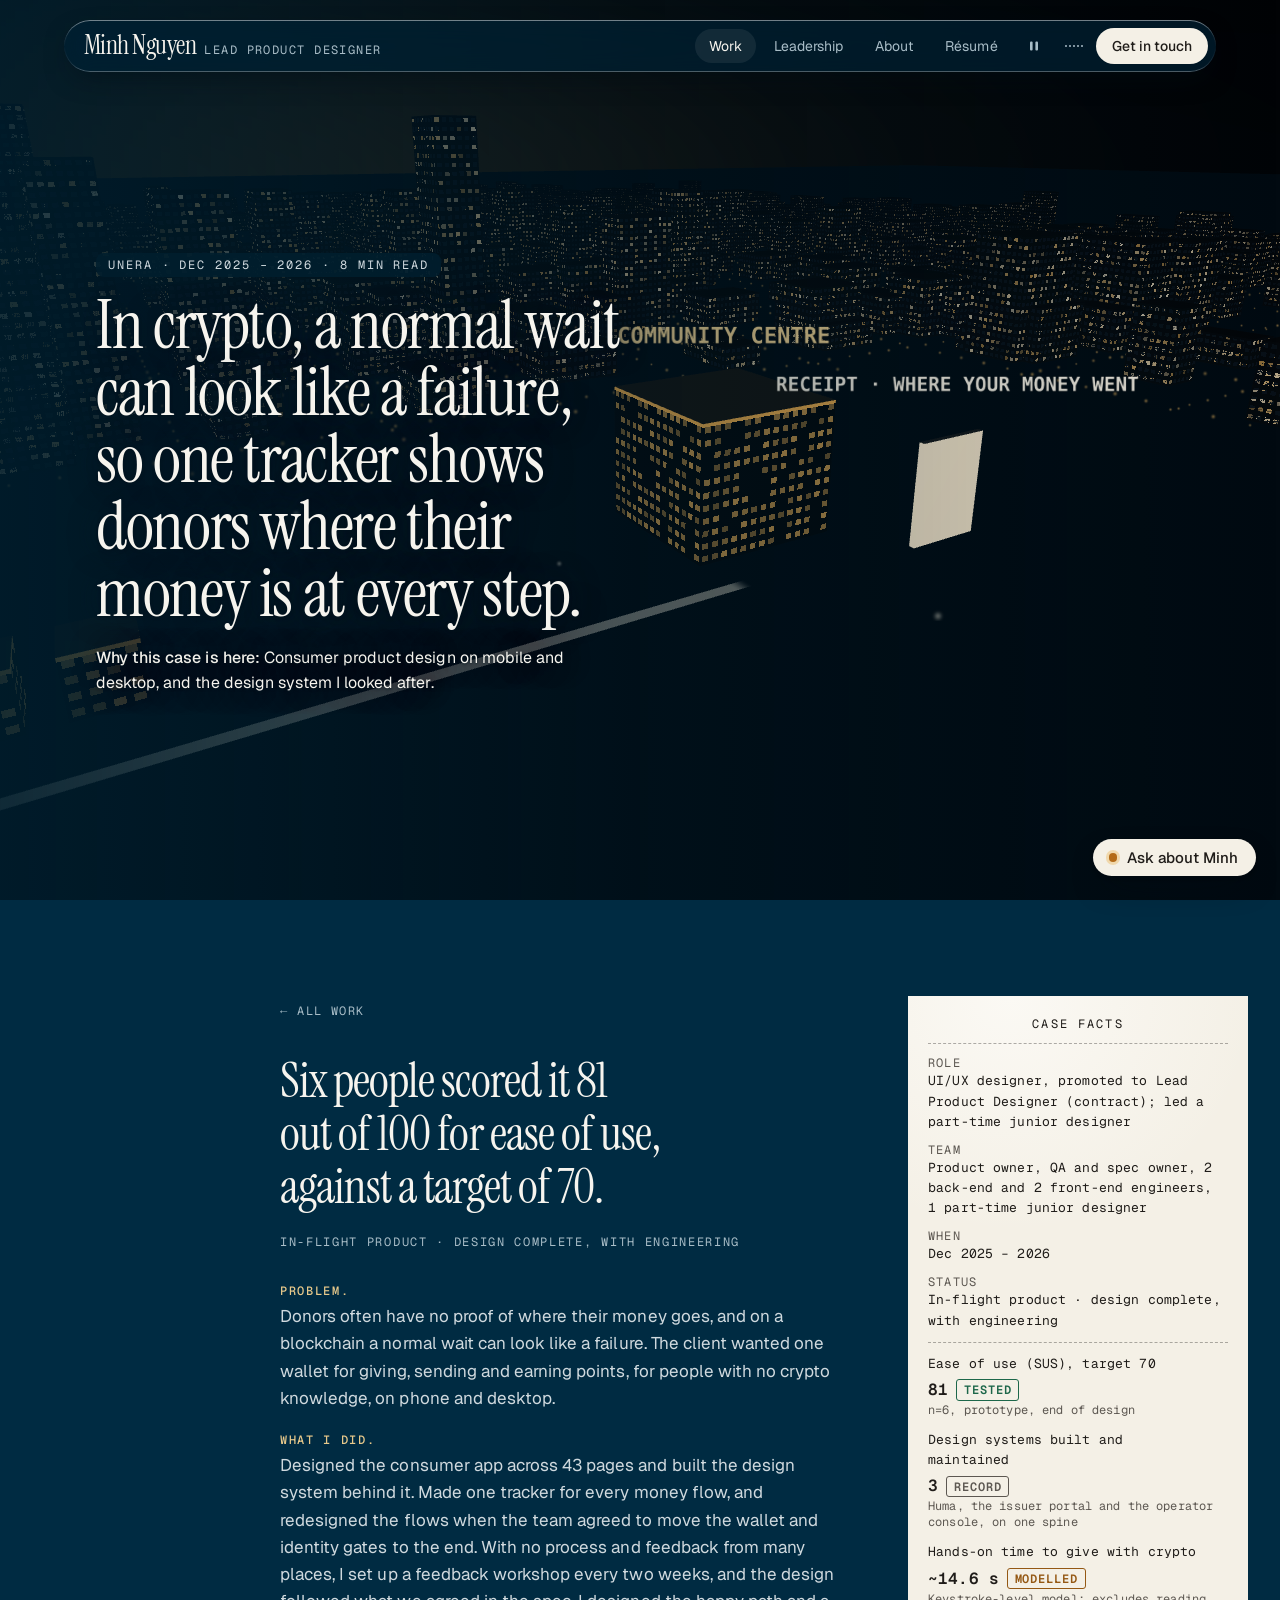
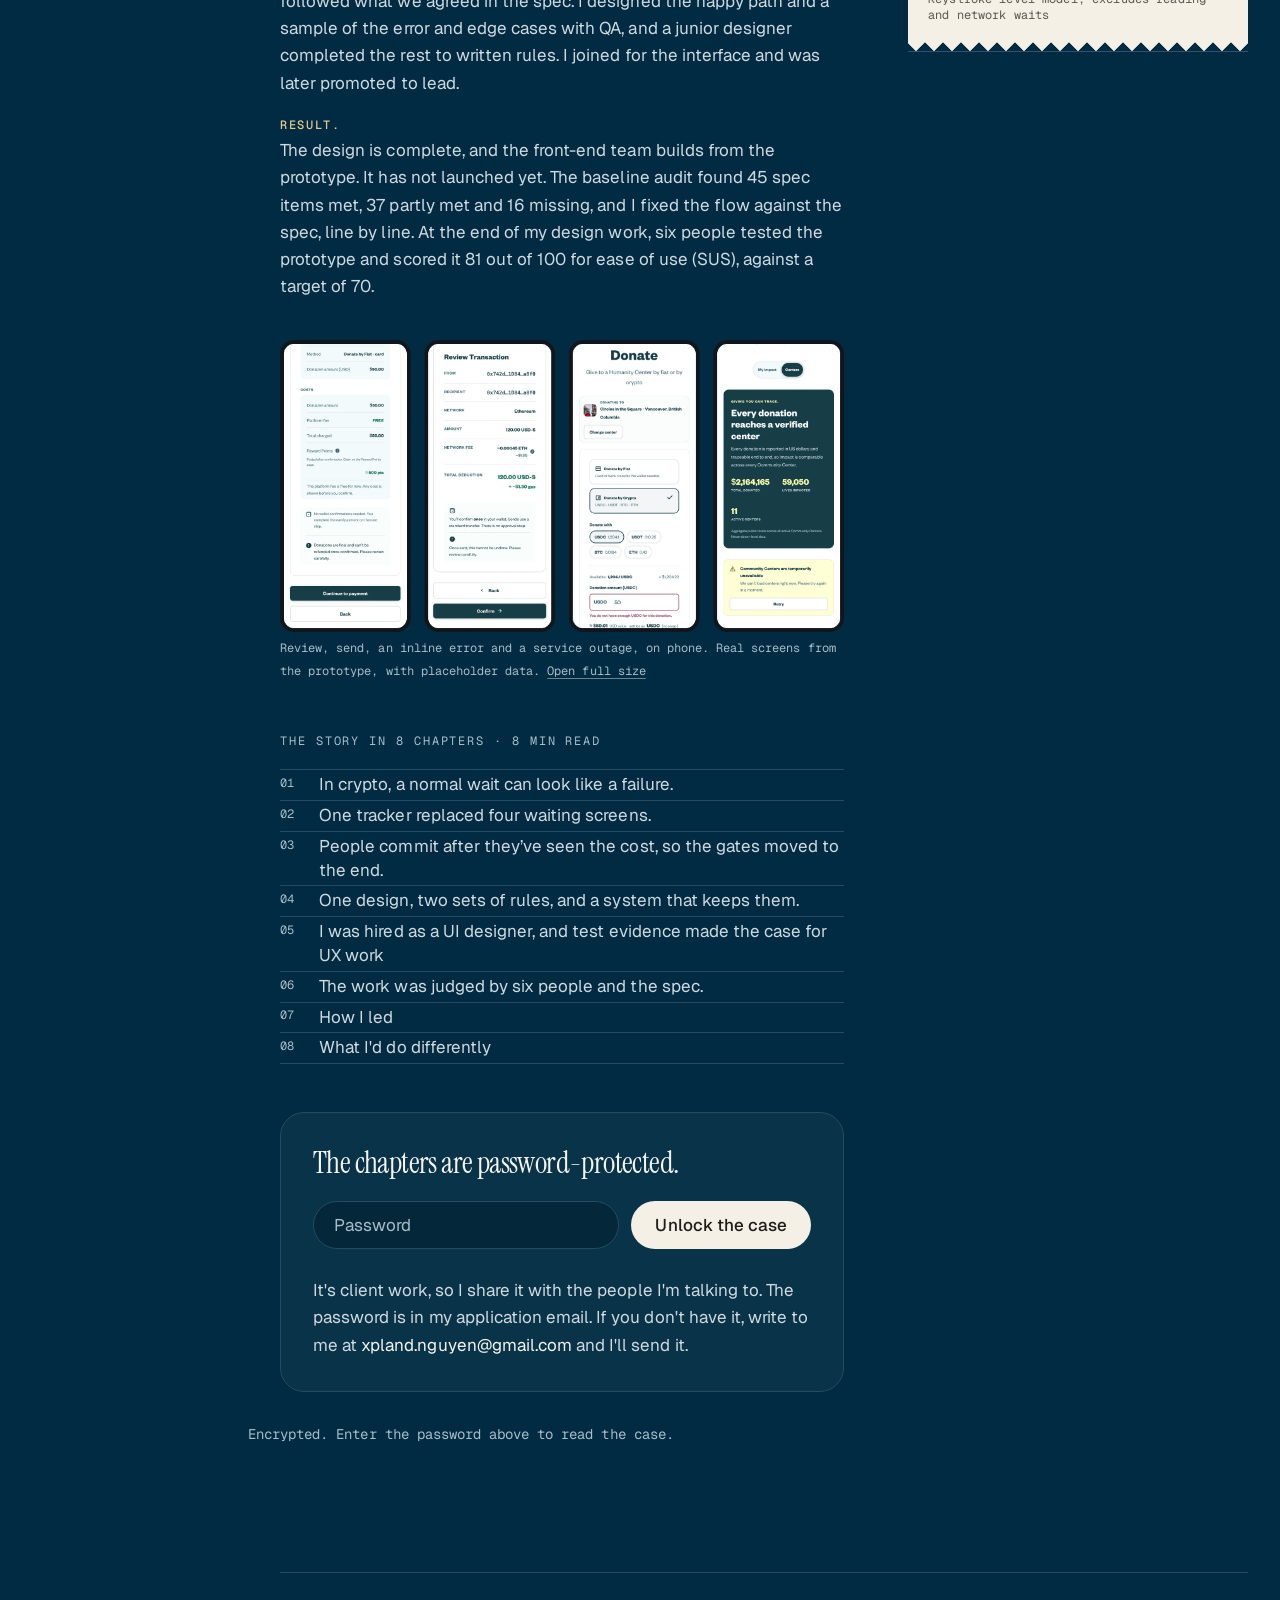
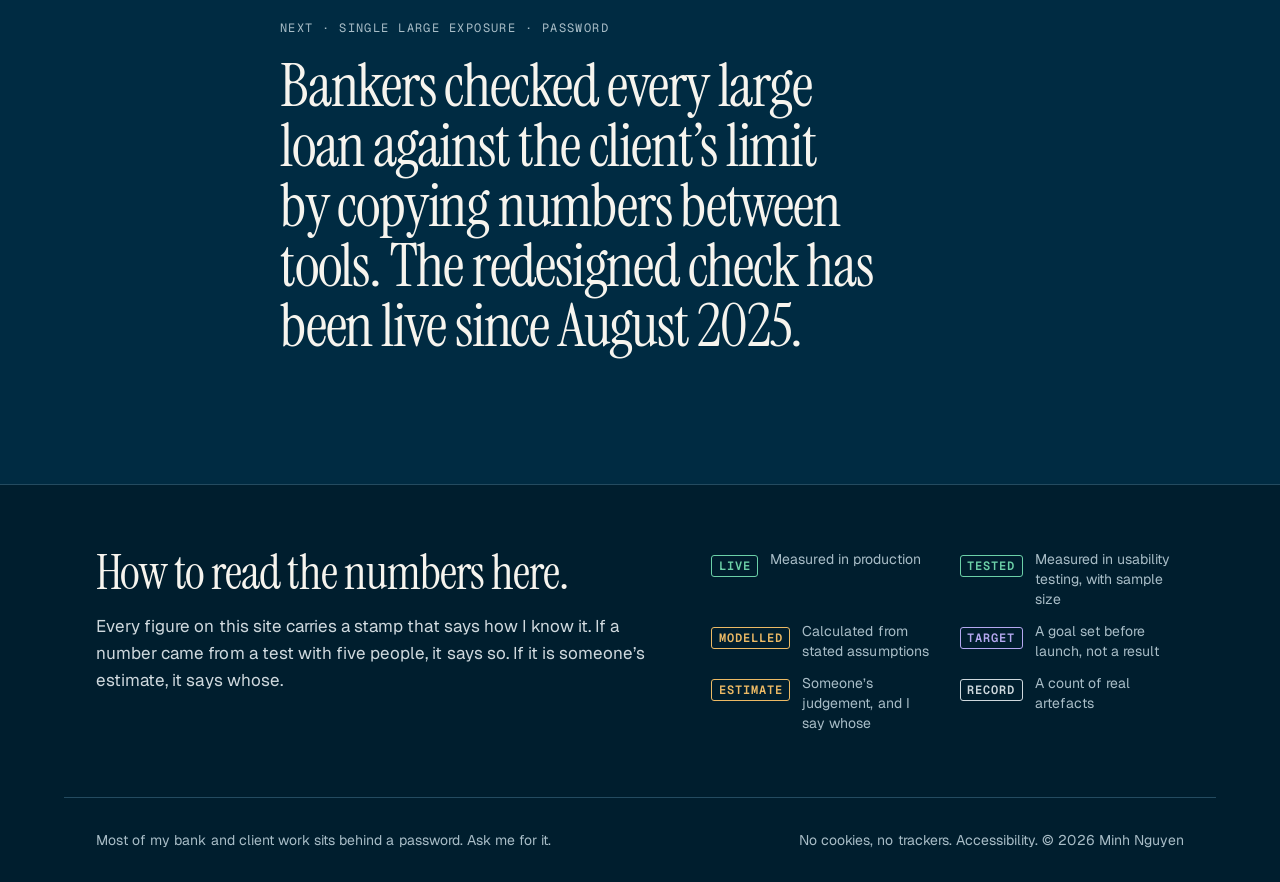
<file: unera-huma.html>
<!DOCTYPE html><html lang="en"><head><meta charset="utf-8"><meta name="viewport" content="width=device-width, initial-scale=1"><meta http-equiv="Content-Security-Policy" content="default-src 'self'; script-src 'self' 'sha256-1BvDVWLr3QCC20uHhUDi27eDFVJpk1uMQJGIWKUks2I=' 'sha256-UIrFqcaitjA3OKa9mHKajg3N+0Y7tW9+y0o3QmMFeZQ=' 'sha256-0O7iB6zr9x0r6X6eWYITC9V5q+yWCGAoFvcysBGbY9Q='; style-src 'self' 'unsafe-inline'; img-src 'self' data:; font-src 'self'; media-src 'self'; connect-src 'self'; object-src 'none'; base-uri 'self'; form-action 'none'"><meta name="referrer" content="strict-origin-when-cross-origin"><title>Huma wallet · Minh Nguyen</title><meta name="description" content="Huma wallet: In crypto, a normal wait can look like a failure, so one tracker shows donors where their money is at every step."><meta name="author" content="Minh Nguyen"><meta property="og:title" content="Huma wallet · Minh Nguyen"><meta property="og:description" content="Huma wallet: In crypto, a normal wait can look like a failure, so one tracker shows donors where their money is at every step."><meta property="og:type" content="website"><meta property="og:image" content="https://minhnguyenrenol.github.io/portfolio-window/og.png"><meta name="theme-color" content="#002a42"><link rel="icon" href="favicon.svg" type="image/svg+xml"><script src="boot.js"></script><link rel="stylesheet" href="./assets/Base.DAIhT--7.css"><link rel="stylesheet" href="./assets/_slug_.BS_zkwzv.css"></head><body class="min-h-dvh"><a class="skip" href="#main">Skip to content</a><style>astro-island,astro-slot,astro-static-slot{display:contents}</style><script>(function(){let e=async e=>{await(await e())()};(self.Astro||(self.Astro={})).load=e,window.dispatchEvent(new Event(`astro:load`))})();</script><script>(function(){function e(t){"@babel/helpers - typeof";return e=typeof Symbol==`function`&&typeof Symbol.iterator==`symbol`?function(e){return typeof e}:function(e){return e&&typeof Symbol==`function`&&e.constructor===Symbol&&e!==Symbol.prototype?`symbol`:typeof e},e(t)}function t(t,n){if(e(t)!=`object`||!t)return t;var r=t[Symbol.toPrimitive];if(r!==void 0){var i=r.call(t,n||`default`);if(e(i)!=`object`)return i;throw TypeError(`@@toPrimitive must return a primitive value.`)}return(n===`string`?String:Number)(t)}function n(n){var r=t(n,`string`);return e(r)==`symbol`?r:r+``}function r(e,t,r){return(t=n(t))in e?Object.defineProperty(e,t,{value:r,enumerable:!0,configurable:!0,writable:!0}):e[t]=r,e}let i=/* @__PURE__ */ new Set([`__proto__`,`constructor`,`prototype`]);{let e={0:e=>a(e),1:e=>n(e),2:e=>new RegExp(e),3:e=>new Date(e),4:e=>new Map(n(e)),5:e=>new Set(n(e)),6:e=>BigInt(e),7:e=>new URL(e),8:e=>new Uint8Array(e),9:e=>new Uint16Array(e),10:e=>new Uint32Array(e),11:e=>1/0*e},t=t=>{let[n,r]=t;return n in e?e[n](r):void 0},n=e=>e.map(t),a=e=>typeof e!=`object`||!e?e:Object.fromEntries(Object.entries(e).map(([e,n])=>[e,t(n)]));class o extends HTMLElement{constructor(...e){super(...e),r(this,`Component`,void 0),r(this,`hydrator`,void 0),r(this,`hydrate`,async()=>{var e;if(!this.hydrator||!this.isConnected)return;let t=(e=this.parentElement)==null?void 0:e.closest(`astro-island[ssr]`);if(t){t.addEventListener(`astro:hydrate`,this.hydrate,{once:!0});return}let n=this.querySelectorAll(`astro-slot`),r={},i=this.querySelectorAll(`template[data-astro-template]`);for(let e of i){let t=e.closest(this.tagName);t!=null&&t.isSameNode(this)&&(r[e.getAttribute(`data-astro-template`)||`default`]=e.innerHTML,e.remove())}for(let e of n){let t=e.closest(this.tagName);t!=null&&t.isSameNode(this)&&(r[e.getAttribute(`name`)||`default`]=e.innerHTML)}let o;try{o=this.hasAttribute(`props`)?a(JSON.parse(this.getAttribute(`props`))):{}}catch(e){let t=this.getAttribute(`component-url`)||`<unknown>`,n=this.getAttribute(`component-export`);throw n&&(t+=` (export ${n})`),console.error(`[hydrate] Error parsing props for component ${t}`,this.getAttribute(`props`),e),e}await this.hydrator(this)(this.Component,o,r,{client:this.getAttribute(`client`)}),this.removeAttribute(`ssr`),this.dispatchEvent(new CustomEvent(`astro:hydrate`))}),r(this,`unmount`,()=>{this.isConnected||this.dispatchEvent(new CustomEvent(`astro:unmount`))})}disconnectedCallback(){document.removeEventListener(`astro:after-swap`,this.unmount),document.addEventListener(`astro:after-swap`,this.unmount,{once:!0})}connectedCallback(){if(!this.hasAttribute(`await-children`)||document.readyState===`interactive`||document.readyState===`complete`)this.childrenConnectedCallback();else{let e=()=>{document.removeEventListener(`DOMContentLoaded`,e),t.disconnect(),this.childrenConnectedCallback()},t=new MutationObserver(()=>{var t;((t=this.lastChild)==null?void 0:t.nodeType)===Node.COMMENT_NODE&&this.lastChild.nodeValue===`astro:end`&&(this.lastChild.remove(),e())});t.observe(this,{childList:!0}),document.addEventListener(`DOMContentLoaded`,e)}}async childrenConnectedCallback(){let e=this.getAttribute(`before-hydration-url`);e&&await import(e),this.start()}getRetryImportUrl(e){let t=new URL(e,document.baseURI);return t.searchParams.set(`astro-retry`,Date.now().toString()),t.toString()}async importWithRetry(e){try{return await import(e)}catch(t){return await new Promise(e=>setTimeout(e,1e3)),import(this.getRetryImportUrl(e))}}handleHydrationError(e){let t=this.getAttribute(`component-url`),n=new CustomEvent(`astro:hydration-error`,{cancelable:!0,bubbles:!0,composed:!0,detail:{error:e,componentUrl:t}});this.dispatchEvent(n)&&console.error(`[astro-island] Error hydrating ${t}`,e)}async start(){let e=JSON.parse(this.getAttribute(`opts`)),t=this.getAttribute(`client`);if(Astro[t]===void 0)window.addEventListener(`astro:${t}`,()=>this.start(),{once:!0});else try{await Astro[t](async()=>{let e=this.getAttribute(`renderer-url`);try{let[t,{default:n}]=await Promise.all([this.importWithRetry(this.getAttribute(`component-url`)),e?this.importWithRetry(e):Promise.resolve({default:()=>()=>{}})]),r=this.getAttribute(`component-export`)||`default`;if(r.includes(`.`)){this.Component=t;for(let e of r.split(`.`)){if(i.has(e)||!this.Component||typeof this.Component!=`object`&&typeof this.Component!=`function`||!Object.hasOwn(this.Component,e))throw Error(`Invalid component export path: ${r}`);this.Component=this.Component[e]}}else{if(i.has(r))throw Error(`Invalid component export path: ${r}`);this.Component=t[r]}return this.hydrator=n,this.hydrate}catch(e){return this.handleHydrationError(e),()=>{}}},e,this)}catch(e){this.handleHydrationError(e)}}attributeChangedCallback(){this.hydrate()}}r(o,`observedAttributes`,[`props`]),customElements.get(`astro-island`)||customElements.define(`astro-island`,o)}})();</script><astro-island uid="Z1DLplI" prefix="r16" component-url="./assets/World.DWk5gvzu.js" component-export="default" renderer-url="./assets/client.DKhQzRHo.js" props="{&quot;story&quot;:[0,&quot;A&quot;],&quot;page&quot;:[0,&quot;case&quot;],&quot;piece&quot;:[0,&quot;tracker&quot;]}" ssr client="load" opts="{&quot;name&quot;:&quot;World&quot;,&quot;value&quot;:true}" await-children><canvas class="world-canvas" aria-hidden="true"></canvas><!--astro:end--></astro-island><header class="fixed inset-x-0 top-0 z-50 px-4 pt-4 md:px-8 md:pt-5"><nav aria-label="Main" class="glass header-glass mx-auto max-w-6xl rounded-[26px] md:rounded-full"><div class="flex items-center justify-between gap-4 py-2 pl-5 pr-2"><a href="index.html" class="flex items-baseline gap-2 whitespace-nowrap text-chalk no-underline" aria-label="Minh Nguyen, home"><span class="display text-[1.6rem] leading-none">Minh Nguyen</span><span class="hidden font-mono text-xs uppercase tracking-[0.12em] text-fog lg:inline">Lead Product Designer</span></a><div class="flex items-center gap-1"><ul class="hidden items-center gap-1 md:flex"><li><a href="index.html#work" aria-current="page" class="rounded-full px-3.5 py-2 text-sm no-underline transition-colors hover:text-chalk text-chalk bg-white/[0.07]">Work</a></li><li><a href="leadership.html" class="rounded-full px-3.5 py-2 text-sm no-underline transition-colors hover:text-chalk text-fog">Leadership</a></li><li><a href="about.html" class="rounded-full px-3.5 py-2 text-sm no-underline transition-colors hover:text-chalk text-fog">About</a></li><li><a href="resume.html" class="rounded-full px-3.5 py-2 text-sm no-underline transition-colors hover:text-chalk text-fog">Résumé</a></li></ul><astro-island uid="Z14yjh3" prefix="r17" component-url="./assets/MotionToggle.DZvroh76.js" component-export="default" renderer-url="./assets/client.DKhQzRHo.js" props="{}" ssr client="load" opts="{&quot;name&quot;:&quot;MotionToggle&quot;,&quot;value&quot;:true}" await-children><button type="button" aria-pressed="false" aria-label="Pause motion" title="Pause motion" class="grid h-9 w-9 place-items-center rounded-full text-fog transition-colors hover:text-chalk"><svg width="16" height="16" viewBox="0 0 16 16" aria-hidden="true"><g fill="currentColor"><rect x="4" y="3.5" width="2.6" height="9" rx="1"></rect><rect x="9.4" y="3.5" width="2.6" height="9" rx="1"></rect></g></svg></button><!--astro:end--></astro-island><astro-island uid="Z1srwuE" prefix="r18" component-url="./assets/SoundToggle.DpTjMWbg.js" component-export="default" renderer-url="./assets/client.DKhQzRHo.js" props="{}" ssr client="load" opts="{&quot;name&quot;:&quot;SoundToggle&quot;,&quot;value&quot;:true}" await-children><button type="button" aria-pressed="false" aria-label="Sound" title="Sound off" class="group grid h-9 w-9 place-items-center rounded-full text-fog transition-colors hover:text-chalk"><svg width="20" height="14" viewBox="0 0 20 14" aria-hidden="true"><rect x="1" width="2" rx="1" fill="currentColor" y="6" height="2" class=""></rect><rect x="5" width="2" rx="1" fill="currentColor" y="6" height="2" class=""></rect><rect x="9" width="2" rx="1" fill="currentColor" y="6" height="2" class=""></rect><rect x="13" width="2" rx="1" fill="currentColor" y="6" height="2" class=""></rect><rect x="17" width="2" rx="1" fill="currentColor" y="6" height="2" class=""></rect></svg></button><!--astro:end--></astro-island><a href="mailto:xpland.nguyen@gmail.com" class="whitespace-nowrap rounded-full bg-paper px-4 py-2 text-sm font-medium text-ink no-underline transition-transform hover:scale-[1.03]">Get in touch</a></div></div><ul class="flex justify-center gap-1 border-t border-white/10 px-2 py-1.5 md:hidden" aria-label="Sections"><li><a href="index.html#work" aria-current="page" class="block rounded-full px-3 py-1.5 text-[0.8125rem] no-underline bg-white/[0.08] text-chalk">Work</a></li><li><a href="leadership.html" class="block rounded-full px-3 py-1.5 text-[0.8125rem] no-underline text-fog">Leadership</a></li><li><a href="about.html" class="block rounded-full px-3 py-1.5 text-[0.8125rem] no-underline text-fog">About</a></li><li><a href="resume.html" class="block rounded-full px-3 py-1.5 text-[0.8125rem] no-underline text-fog">Résumé</a></li></ul></nav></header><main id="main" tabindex="-1"><div><article><section class="case-hero relative min-h-[100dvh] overflow-hidden" data-stage data-t0="3.5" data-t1="4"><img class="case-still" src="img/unera/tracker-still.webp" alt="" width="1440" height="810" loading="eager" decoding="async" fetchpriority="high"><div aria-hidden="true" class="pointer-events-none absolute inset-0 bg-gradient-to-t from-night/90 via-night/35 to-transparent lg:bg-gradient-to-r lg:from-night/85 lg:via-night/30 lg:to-transparent"></div><div class="case-copy relative mx-auto flex min-h-[100dvh] max-w-6xl flex-col justify-end px-5 pb-20 pt-28 lg:justify-center md:px-8"><p class="self-start rounded-lg bg-night/90 px-3 py-1 font-mono text-xs uppercase tracking-[0.16em] text-mist">Unera · Dec 2025 – 2026 · 8 min read</p><h1 class="display on-scene mt-4 max-w-[18ch] text-[2.4rem] leading-[0.98] sm:text-6xl md:mt-6 lg:max-w-[16ch] lg:text-[4.4rem]">In crypto, a normal wait can look like a failure, so one tracker shows donors where their money is at every step.</h1><p class="case-why on-scene mt-5 max-w-[44rem] text-base text-chalk md:mt-8 md:max-w-[30rem] md:text-lg"><span class="font-medium text-chalk">Why this case is here:</span> Consumer product design on mobile and desktop, and the design system I looked after.</p></div></section><div class="story"><div class="story-rail-col"><nav class="story-rail quiet" data-rail aria-label="Chapters"><p class="font-mono text-xs uppercase tracking-[0.16em] text-fog">Huma wallet</p><div class="rail-list mt-4"><span class="rail-track" aria-hidden="true"><span class="rail-fill" data-fill></span></span><ol><li><a href="#brief" data-ch="brief"><span class="n">01</span>The brief</a></li><li><a href="#tracker" data-ch="tracker"><span class="n">02</span>The tracker</a></li><li><a href="#gates" data-ch="gates"><span class="n">03</span>The gates</a></li><li><a href="#system" data-ch="system"><span class="n">04</span>Phone, desktop and the system</a></li><li><a href="#team" data-ch="team"><span class="n">05</span>The team</a></li><li><a href="#results" data-ch="results"><span class="n">06</span>Results</a></li><li><a href="#led" data-ch="led"><span class="n">07</span>How I led</a></li><li><a href="#differently" data-ch="differently"><span class="n">08</span>Looking back</a></li></ol></div></nav></div><div class="story-main"><section class="px-5 pb-8 pt-24 md:px-8" aria-label="In short"><div class="grid gap-12 lg:grid-cols-[1fr_340px] lg:gap-16"><div><a href="index.html#work" class="inline-flex min-h-6 items-center font-mono text-xs uppercase tracking-[0.12em] text-fog no-underline hover:text-chalk">← All work</a><p class="display mt-8 max-w-[22ch] text-3xl leading-[1.1] md:text-5xl">Six people scored it 81 out of 100 for ease of use, against a target of 70.</p><p class="mt-5 font-mono text-xs uppercase tracking-[0.14em] text-fog">In-flight product · design complete, with engineering</p><div class="prose-case summary mt-8"><ul>
<li><strong>Problem.</strong> Donors often have no proof of where their money goes, and on a blockchain a normal wait can look like a failure. The client wanted one wallet for giving, sending and earning points, for people with no crypto knowledge, on phone and desktop.</li>
<li><strong>What I did.</strong> Designed the consumer app across 43 pages and built the design system behind it. Made one tracker for every money flow, and redesigned the flows when the team agreed to move the wallet and identity gates to the end. With no process and feedback from many places, I set up a feedback workshop every two weeks, and the design followed what we agreed in the spec. I designed the happy path and a sample of the error and edge cases with QA, and a junior designer completed the rest to written rules. I joined for the interface and was later promoted to lead.</li>
<li><strong>Result.</strong> The design is complete, and the front-end team builds from the prototype. It has not launched yet. The baseline audit found 45 spec items met, 37 partly met and 16 missing, and I fixed the flow against the spec, line by line. At the end of my design work, six people tested the prototype and scored it 81 out of 100 for ease of use (SUS), against a target of 70.</li>
</ul>
</div><div class="prose-case mt-10"><figure class="wide"><img src="img/unera/huma-phones.webp" alt="Four phone screens. Donation review: costs grouped, the platform fee free, a note that no wallet confirmations are needed and that donations are final. Send review: a network fee on two lines and “You'll confirm once in your wallet”. Donate by crypto: an inline error under the amount, you do not have enough USDC. Community centres unavailable: the public totals stay on screen above a warning with a Retry button" width="1788" height="924" loading="lazy" decoding="async"><figcaption>Review, send, an inline error and a service outage, on phone. Real screens from the prototype, with placeholder data. <a href="img/unera/huma-phones.webp">Open full size</a></figcaption></figure></div><div class="mt-12"><p class="font-mono text-xs uppercase tracking-[0.16em] text-fog">The story in 8 chapters · 8 min read</p><ol class="toc mt-5"><li><a href="#brief"><span class="n">01</span><span>In crypto, a normal wait can look like a failure.</span></a></li><li><a href="#tracker"><span class="n">02</span><span>One tracker replaced four waiting screens.</span></a></li><li><a href="#gates"><span class="n">03</span><span>People commit after they’ve seen the cost, so the gates moved to the end.</span></a></li><li><a href="#system"><span class="n">04</span><span>One design, two sets of rules, and a system that keeps them.</span></a></li><li><a href="#team"><span class="n">05</span><span>I was hired as a UI designer, and test evidence made the case for UX work</span></a></li><li><a href="#results"><span class="n">06</span><span>The work was judged by six people and the spec.</span></a></li><li><a href="#led"><span class="n">07</span><span>How I led</span></a></li><li><a href="#differently"><span class="n">08</span><span>What I&#39;d do differently</span></a></li></ol></div><div id="lock-screen" class="lock-panel mt-12 max-w-2xl rounded-[24px] border border-rule bg-tide/70 p-5 backdrop-blur md:p-8"><p class="display text-2xl md:text-3xl">The chapters are password-protected.</p><p class="lock-opening mt-4 font-mono text-sm text-live" role="status">Opening the story…</p><astro-island uid="Z2dFQjD" prefix="r13" component-url="./assets/Unlock.a5i6rRIY.js" component-export="default" renderer-url="./assets/client.DKhQzRHo.js" props="{}" ssr client="load" opts="{&quot;name&quot;:&quot;Unlock&quot;,&quot;value&quot;:true}" await-children><form class="mt-5 flex max-w-xl flex-col gap-3 sm:flex-row sm:flex-wrap"><label for="pass" class="sr-only">Password</label><input id="pass" type="password" autoComplete="current-password" placeholder="Password" aria-invalid="false" aria-describedby="pass-msg" class="h-12 flex-1 rounded-full border border-rule bg-night/60 px-5 text-chalk placeholder:text-fog focus:border-fog"/><button type="submit" class="h-12 shrink-0 whitespace-nowrap rounded-full bg-paper px-6 font-medium text-ink transition-transform hover:scale-[1.03] disabled:opacity-60">Unlock the case</button><p id="pass-msg" role="status" class="text-sm text-est sm:basis-full"></p></form><!--astro:end--></astro-island><p class="lock-ask mt-4 max-w-[56ch] text-mist">It's client work, so I share it with the people I'm talking to. The password is in my application email. If you don't have it, write to me at <a href="mailto:xpland.nguyen@gmail.com?subject=Password%20for%20your%20case%20studies">xpland.nguyen@gmail.com</a> and I'll send it.</p><script>(function(){let e=(e,t,n)=>{let r=async()=>{await(await e())()},i=typeof t.value==`object`?t.value:void 0,a={rootMargin:i==null?void 0:i.rootMargin},o=new IntersectionObserver(e=>{for(let t of e)if(t.isIntersecting){o.disconnect(),r();break}},a);for(let e of n.children)o.observe(e)};(self.Astro||(self.Astro={})).visible=e,window.dispatchEvent(new Event(`astro:visible`))})();</script><astro-island uid="Z1yrYJV" prefix="r14" component-url="./assets/Noop.KQpjWcgW.js" component-export="default" renderer-url="./assets/client.DKhQzRHo.js" props="{}" ssr client="visible" opts="{&quot;name&quot;:&quot;Noop&quot;,&quot;value&quot;:true}"></astro-island></div></div><div class="paper self-start px-5 pt-5" role="group" aria-label="Case facts receipt"><div class="text-center text-xs tracking-[0.18em]">CASE FACTS</div><hr><dl class="space-y-2.5"><div><dt class="meta text-xs tracking-[0.1em]">ROLE</dt><dd>UI/UX designer, promoted to Lead Product Designer (contract); led a part-time junior designer</dd></div><div><dt class="meta text-xs tracking-[0.1em]">TEAM</dt><dd>Product owner, QA and spec owner, 2 back-end and 2 front-end engineers, 1 part-time junior designer</dd></div><div><dt class="meta text-xs tracking-[0.1em]">WHEN</dt><dd>Dec 2025 – 2026</dd></div><div><dt class="meta text-xs tracking-[0.1em]">STATUS</dt><dd>In-flight product · design complete, with engineering</dd></div></dl><hr><ul class="space-y-3"><li><div class="row"><span>Ease of use (SUS), target 70</span></div><div class="mt-1 flex flex-wrap items-center gap-2"><span class="tabular text-base font-semibold">81</span><span class="stamp" data-k="tested" title="Measured in usability testing, with sample size. n=6, prototype, end of design">Tested</span></div><div class="meta text-xs">n=6, prototype, end of design</div></li><li><div class="row"><span>Design systems built and maintained</span></div><div class="mt-1 flex flex-wrap items-center gap-2"><span class="tabular text-base font-semibold">3</span><span class="stamp" data-k="record" title="A count of real artefacts. Huma, the issuer portal and the operator console, on one spine">Record</span></div><div class="meta text-xs">Huma, the issuer portal and the operator console, on one spine</div></li><li><div class="row"><span>Hands-on time to give with crypto</span></div><div class="mt-1 flex flex-wrap items-center gap-2"><span class="tabular text-base font-semibold">~14.6 s</span><span class="stamp" data-k="modelled" title="Calculated from stated assumptions. Keystroke-level model; excludes reading and network waits">Modelled</span></div><div class="meta text-xs">Keystroke-level model; excludes reading and network waits</div></li></ul></div></div></section><div id="locked-content" data-lock="unera-huma" data-story><div data-cipher="0k8vDFxfYXuaHsgz0/Nqo8AXDfpJbeLuq3L0cbjPoPP46llax2BZB5BLvXxVAfhpKe6y/YyzdFaM8Eypc9ObuNI0wWSXFRVmDKRagj+G8a/fbBuofhtoaBvGJrwPoJKq17y6OYxgd/8XrjsbFjYY69cbS/Xvv7pLz6JFF0cmjc8BD4DcqCc4hCPG0j+jIfOq+pA6jWt1Mc6tuqpWFg8XT/U/znmeIYbWJMyiUUXuY5bXA3gFK9ilqY0WT/MNLOYIyPxf2lwUgqXpMXAEXnOEsx0bgNuHZJxb31ogv6HNd8gBpioemKEgOlfPqptQ7HlNulcuQRNel9eGz3aed0TUvn8p6k0BtVc6Z5QcCR/No0fxhIeeAEZQHS6+vm30ftoWQ5vfdUXOgVL390m9JUTeXUNwu4tLuH6d4gejwtSFWH0foP+RSapmqotwiyTE9Jd87R/74nfv0Zx4l1tc8zM6XXU6b37eCPReQBLjkX6LUJkZ9JEMJEdVgzxadniPVHk3+/Ofc0Tqe9Zz62tNHQAngD9jIDDjiKsJ/LHSgQoq1irD72jhj6yKOPN0tslbzdfn2ZJwSNGb/3ANKOtiTBqdjmDckJ+MuC7TnjEUM8WBpjFgEfJOk9p77VWQH438DJChGylSrn2NDaY/cvmCccG9dNvUgsLIhm1QsMbicwUPhVL/kRSpBvyqrtcUK+JML0WYS1kiYQ7RpUscEGyY4W9ATwBWMVj5yOMLzcV3pe2a7kdY56JpYTKAo5WecXvhBZxAJWXHrCF87JH72G+k4B3r9Oxtrd67Z6B6LeAJ9a6BloUIOObdNaiwDXq28dVItMXRRD34lpFRS11QwgZD9H8PcsxJn2rwZT/+dF/MC6Z/PXz0ssB8xg/JYqqHuNbXQwAzn6PiXLjEFir9V0VwhKuwcZc8lOh5Zlnl6C/bmKpN9FwwLUgHBxM8MxPS7T/6VnnByDeR7utt4vgrOg+wU3zqQYzqzyGTaAJN2mZ/PDgYz2CQ01wnAcGe8S5oeAW4aqotZPFt1eCZ9JwfkkYsvmFl+Ku9kNRnMqjXUpRsIDrRLhJiR/Pcht/exCT9BR6w1La+oZIqCJ0NOIjCVuQBMEjTFs1LncP4c1uulVtaVDtvoN4uP4nc6vuBsPySvmLQOtoSqeWFxIm0CZp/zt6dfzUbmx3cveT7HLgxvEsTpCUmKq83z7D2QvlN5IrX73CHcbH4Zo+GA5wLFcHg9D7HeWpgAVlXq7LXnX99MKOvwSccyw4tEwNzB33vCs3iFUFqDOPXwPjaoLao8uxP/UBZXXUiOYtV/GSkwf6Ro0kPrdRpralMzFMHQRvgFUnQJd2ARsge30y+TdD2q6x9FGr13XkeRZFF7pibo76DB6ocRxcZ5p63OgWpHgzTxITvmFCNZm+oH5QXG9H0541YyUV3cE4LqNQS6Lc9znuIIrCxdG5LuEVtOQKSPdQ7pZhDHSn5dDbWtZN7vkQ/akwvtuRYIjn2TtwWTnXR15UJHmHNGxA+/s+i0m+Drj/XszqOOypBe1l3p/+7OzMKoD6bh9Gf1sbNsP9QM8IV6EOZG2kkWqks7Jam3YN0fe2qIVo4dJp0zT4Z1sKMzGghSUJYhksQ5d2qDEUl57/3YbsNpsOUOyW/mNoCu6lYNczkAcZSaTFKUz1kRRlVAOh9a2NW4XFi98I55G0yyYfFGC80GpbLsIHOooG8qK2ZXmMgP3ydJ26QEjN0FXtou+Jrfrn1qlU5fqYUq1XTAhijQxCIFchd9Cd4dTvuyq/[base64]/hGzgmC+3g1t2ptGQh9EfF0XUInodJipNGTwdFSyPc4o2jkuEhIjur1WR+fwBdQygi4ZyeWijHJUmCN6fsjuJDj914JJc5F/kCxY8Aq4qtgjNbtHoLpW7aDPhXFk5aHzWgeQIjS3LclEr9tnZaTc9OwYKOXTx8KRMP9JKoRC0+jrEGYopF2l+LbOfp8irLYo54w1YJOTh5zA9AHitTjxDC1qn3IqPMLLTBdP0BQS6ozqjCc0m/PiV2HkCs2f0/gkyBheATkn7FcfjyPbR6J2oWq71G9yBAswHwU4ndYowtStg87xaUGR+CdITWt56ceO1acZgDocQUrUaqugYRWoTiUKatL0KNxpWYeg0aYd+q4MKPUHkk4djOVts2cd4A2XiCATcEkFEyHxCogsQeZ3EvW0ujgovbL5TuUwa3b7bqJYJFxcjUZefE2X/EG6TsQ78zQLChBdB0l/ogQlfUiK/i3vMOFAQ9WN832zVTLvYCePtZgdMk8E8YCSvZ1TsA7N1C3Ag1qTYl49/zfnEjesinhLaWtnsUyaMHJVxohSKGqyHBfNJtLkz2wA9f+oWzXZer2ZiA79UMbPQQ0temTenE/Z9OZ/+D/Q/WsS6Saem9RGayK4L3DlSeRuliIYUnDR985EW4aSkpcOinATXnyS/9Zw6RNSWN3kg2/PsMoyFrMX/QayMgI7Bw7nJ0GVvAoZekf1jAT11VdbG1l0WVKvTeMpaS9+QUGKpSHBJha/coLknBU09LZrmoD/JAKXHqW8UyAU8O4nykgCno9TjN/tTL0AkNaEP2PpU+3py6eiP8JqkXaUUxTSU5YyH+q1ZppKsFELpaJJO8OENN0+oj4dLZVrAtx03s6X9S+xxBnUN1E8L4wMWq1JVeLURjIzRizBL3mYM/uhRo8baxW4xutlPJu8KgQO+0tNY8uDLqAO7psd7EMVreMHHvHt8QR2ByIgkrPl0C66B4oE40Y7piqpprNy4GqSVV3uuSz4rodTjdMjy8HUgT5qlYS3K+HIYssi29K0aWg+NV/DkRtrXqzn1gaLjTOnaE1j9LEI7N+To3Q1Zvp5dKROB/uXc5RJQNmV6k6eFnU5epPO/X75UFy/9LXdhsVqez3Gf0qwyVfhIRDSqO1ufKCZAHtiJ2zG1W5sydDfW4jcJtED5cdtF9sZzHC4pYbyYgN3xqgcaxINLfG7U/XomD9iB5sde8zxL2YMW95aCnKuSmoL6SR8UaXJze5ZRuT/FSknF5otSSooP3YOpFWh0ssvbcS+jyemzB2ucs4i6uWnhr3M0aNFyozOF8GPPwY1VGJlLaPvm40Kg4EnKZbx0bnpY9a/EH+jPCxMzxYSgCmFtzGWPVzaMPOa708mg9U+uc+H5gRLjz3PamDjgghDDPoM7ONswLtc3jdNOUS1qZA2B4NoRy6woZ/VxzfS6dhkajwfia83SP3g/NptySramnRpIvqsMIicWTfHg1Gf4mk2NNPuin9D/HzmiTGoKxo8U9ZvlMZCxlBZ6RrDK16LZOHnbwMHBSMaPXg7xPsHtp2DdtAuLtUGwUX3ak9TsdOSSDPKzrhqGznBz1CbfPqmOzDZcbmYBQ3z0cjh4D376TfUfDjWncxDC+9hFfFjJUAI/tkBFRLkVYdOLNAYNqnezL+RobB9qA+2gO4afKKXR13ISc3wMMjR0kpxNn+zOH9Y0atcbYq0HXhn1+JwQ5LCMDCsnvWJkPaqga2/gfrVp8fcjw6xHQ8S/TcjeV2cJPrl85KMnLMpotS6/4qmuY+BGj4wEME9LT4lHh+gIZ7fI2zKx7aKzQR+3VyVC5W9FuJdnrjLfoM9evSTw8cmMZoN9vqio1IXtmgszh8wM19t1iQmrW+A1B5ByesCvCt33cRDKeNRJiHWP2I4nYv3PGjldogEJ0VOwFKXiSikfNZ8jJMVuOhasObtwHf+qmvhcj2qfN4zrXbhiMlltAb6D4/NEF6XzBJsSvMc4yykiNJpcpZAYYdHCeL5B4gxWPWOjRAzEf3ybZzLGLZl5VJALTKeLQJeVEDCS1Gi57pAykX9iBQdWcHxrLaSA81nWbpSRbq/umIDbKmqKj6NwYpOGmnRGGgfOZwk4M9X/eoVovpbKQ9dWXMJ5lh41THnMyNJes6Pb9ab5kazCQ0OaFurKhWJmIBgfixU/SRf6hlhfH7ZxQvnCTaCIrWN6rqI27WOJEtZu/P9ud7Z8SPMAfi+KkfbhP52/1NnydaQJpPJ2KLZmajnenD25jer8xSoaHfIcOTt6eQ8iHx+HxZKkAQeiqpZQdaj+XZnCKmIv3kRUlPtx8QWIQ5mYYRziFZeZVR/1g+ZXN0rVf3NeQzhvZoD34HoyFPhaiJOSXcygmWaXX/Wrg243AQKW+ne7LtbW/Bmao1C/SRlvgJE5ff2zjE9VNSXEen8XGRQSDPfqybidtD9gEQihK1IPs+0C+bgSOpv8Kxsy2EnTvLbzFDpc3CVlAViG3OcmW3oYbsQdQ+uDK4cSYZ9W69TJiwmVdA+m+6w2YiodN0Yj7BIhoS9VK7LO6vhWbSAQl+JdZiDX9/z+4ZyIUrvPDS4ONRDyUL7wmKqLbCczKdCvPxEVig8eFIbXr1FfAD9o3OCyZ7rrVOhccwB3XjEIWgN3bsJ9WFcjcBgtCulv0phdOui2kLdgDoyWjUEk7xhMNy9DXFPu4QVz8ZkRHtt/YyzisvdjexiZL90axzeczn9j6hDklpIDPnZJW3UKl7yvQEPI9tJm3+bkokKC1VxLLt38Mc8bz25kUGQgzvSazsXtG126ciJdjC2QKSf5EjIuG9qkSgT1QRblEZB58fG4G2n2DGOQVoxmn7BWrW7aS04DW3ObZbboDdrdx/[base64]/opbwLI4Nx7OuRQePy8uo8lV0qmFIuAT4VeNzuyeLoVwF+kiO1jFSaUF0bXcmJdlJuRSJdKYCNSu9cg2Txe6ON/vdQ0lxAtI6/Ct4ACpGtn2y4wKdTNcSCovORXI0fCjljSyiWjvi/iTqagWdEs9NB4huKakaomPdU9en4PTU7K+SjmRyQ9EH18io8d6gfj2p/yCFR3U/qTlOEjxkspW58cBgTk65ukZuJi2d26VuTXZkRVdvUIl/sGJKTwyfACtZnGA8TodfXtenYL540T6S5XS9JBrYobVI2TL3QDH+E2+p79PfS6A9KP0c2A/XdOzFjUZx4sESrLlZhewMzF5pd4VU8V2kHyl078bC0h5LsBeh5dS/Ve60r9aYj07wfHZWksuEP1/WnZ9552LhH8GSltv6zrVCymsjMYOT8Bi+c0+6cjAr83G8yUZaYw85HYHwhMJ/TvP5Qgq6owP9DujUO7Q+PRt2em7AcKkC0eaQPlhgQvt25dajCLqqXwQ8VkOZARYTcbLMaGg2nflOy0mY8wnVYewH7+j+eNneprc+Qjb/x+Vm+L1uJJimPZPw5lQXVBvloQqPSHWh1Xh1P0+YDniuYqZUBYihxrDrm98Yo4kUMpCZ5X+pwV2rXZ9zrZ+YBXDgr4+POfApBIGQCmUwiG07YLZNQ3CpbdeXoiE+OPw/gIyVkKuZYwZOx5RwKFxdwDhQRYXqWPXRTq4z572LDYEqdvDJYWY2+ZNEwCj7sXqIF94vCqMmH4V/6+Lw+Kucm3EV29dn0cITQ0R/2OYf/xLttHZ/juM70CMjahoDHLIb06HQXriytigWBt5Oe3KPjRCkEAh4XHpg8OLsz2tPjSCYsRZrAE0v7O6oGC6W6RMMogJvJBK/kYbBy5tecMvDJIvYe7gR78EMbj5o+x5Ghlb1mSnT3Jy02W7e/TZKhqyfP+4UdZ7FTQCWyVa9zHM/zWjU6PZ5cG9Hu2PF0T0DD8y9LwnPpCD4APiwhgFDTyE5N/Y56FGy5qmp8AgphmZ1/GxVbeHAMjbqjvF8FhQlvMvDbfxwVFJ/UYKvwaBqN80I0+rAlR0/[base64]/[base64]/15VnRGzbURyOWnhyH95/1tfmvG0HMlLOWzInJRWwcYDVf91kQWeZHXtZLZFVw3a1tzxL/xgOGCb39blXwnoqautsXEdytFG6+vDSCW5YfI4FmXkU9Fz/mPuoTR1zdbYUIdY69LZh81VaVTLXrSrtOHIsjpdqrhufvhJZ0ITxhvGh/6Q3DAPp6mIk66F3sBcAfDuI7GP/gbuGvDOHOkN9K7fMW5Y6mOeWWOVtJuAWj+fHaTOuWW/aw7uedguat5N6/o4DBjqASilHssk6VX7OhOICqB5qlzGU+EfDBm6/[base64]/FdRcs3Tqt8FL28tQ9nz2q1IKAwg/18N8HFXC4uJi0D2YkeYgTD3TAEdataeXdco0LOat82OKly42glbU6l2VTGhKOkqeCNZjIBxbahRh2bwqPDNFfQiZQfnwdm87PTclQJAqYQdauXmkdsaEZG+E1Zb7IxbmdiWUED3PjwbMTRoEzZKsa3/fXlhYSMjJnpaVQfsTSvTkSZehSNaiou+f2cpNIUpTn9r73rDaGwe+sR3x+SqsVwNlrEhD6feIiEnCUolRlo/Kv01QqTON3AV59OU49DGitAM7ccDQLIOqtLkJiGKr9AfRapQS3SGlqpb6YyYyfIIXtO/PQTdh0g5+O6bshI7SYJoQm7ZWv7tpxbxVPMkoi7yN500EAEDgE+q59OIE4YTsssEfYQLUs6NWTeR9lHDGnSTaCQnRVBx+mIUkfafXOIFIeM6cwAgSCSL0Yok3k/yD0fBCG1uVn0V4ZkkvT0Jg3+KOFpGEdZP+iuBDbyWIa7v18hI5wyE86ZnirtRZ6Ukqw2PdZBe+DIZP9GumYvcMfrIwHt8zQ5Pa4tt7cZzKwhVi5b86bAaE9I44enlMGZRRBbKt9x9wKY9oK3pd4TRobdrWR0+z4hNnCbJ4UOpm81zDDC+7x6dfsIgjDa1X29/Oebczpg5et7qqACboZdAz7HnXDil8e5yvThJf9BaqWPSzAodq8m2CGu7g/YHmBJdHDKvR0s+iR9yRT1XCOxsMX1az9tu3UgcEhceOttJx1BIqMoSJNcjdBETlTYsNpcqekCxSOvAdn2NNXlY4U6K0G0O7+U4WP2u/V5V4LSv90E27cHMxcZCdNdhwkWuA4pECilF8c9r/EjU9bOcDqdXC1RVGcZ/kVQ1cWGAtc1NxUsl/+1/tm1o6sDppsRgC+84rxTpjZuYvhlc5zHtt0vdG6+Fq4h3frLK86fkzPz2jdTRd/NkzWX6r89/8mMaPIb62dyqG6TuCDD1s6T4ZGe0Z0Av0KtVws2eb3yYYgfGzlg9vXA8p1hlq7rfVAx2rpBBdhGZGXqKJ7FJXlTEkk4eYgxjZ2NDmr8GhAp7bu1sO8a9KbVT73H0IqzMKGwodLR5Zd1i1P87UYSadJRBbnljpHsPIFNOy/n1EnYSsn3KCtHGjvRYpujbB4MP/JwCfMDTJlmaEeBG5YIAgrlz4i1eVubspmrVolq+8m3lWGLXhQeq/DRxjUiRbUfU4b25lqzbOD1mYk3u7x+4LqzB69e0IZLVU8g/z8J0EabKq/erjeDHZVZrm1lqEArT18qzyyne9zsDHeV4Zu1CED3mhLS3JqVstKP1iXgVR3O4N1AwHFeNPp5C2fgFpZJtuSiOtYTKEkjSCumqT+tFt+rY17WMv/9tHJjOpDmSSEv6pOjZ4IzFSzn79OEcVPF02w5Axnvf5LSeXSuMqmnWw3wVWblxXDK1OL+zoSdhZuFJvjqS7s46XxDJoiK4o04bb21eOncnwvjTWOrA5frD+GBbK5WIVPxcPoccrB5aEcICLq6eDDtwAnujO6RyJru7Kce0rUVi7cK8ltT2lTTwVEFd/ZQw08EnmPtVY1aCg0vw1BIpHiJrXXZYprY2qTSt4VuAeC+M0EAOflqybHRnbQ+HqmEdYqis2dmJEe8P0tfLkEE4XnSzhiKMa/AZ2rQfYE4ALvHomNHZFBe3T/[base64]/anRWCLATEthiDM92cKICCcjFBYx45ggdLwgQ7w7THu8EbE6HmcCoNYlHG8HyebJINBlj/HqHJFU1f8X3jpX8EgJTl8IVjh1bbN7AOPRhlLDj9Wsrr8r4yU1w7a9uJXTTVWJ2u/R2pxK/pQipQtXyWXeQFG5A0GonNzzhwgFhxuiIbPQLScDMizD9mIET9SpswU7QaUVv9UX3w73OdH4R6f4cvTifh4LLCFuXObSCj3HgxUlGTUZj13ar9uOkiePcq2iVelHLBB34rX3KTAIlc+GM3bqCN8wJFwCe9ACnOqD8yMkcNrK4b3R+HWYalyeJ5/Rdld/3XUdiPNbBNF9YXUHskaVjjZvHDqoYhT7McPsCyVuNLduSbNagiU5uUisDYlDFnpK0fbrlY3/PGGT5la4PKE96eH/0cUXaxuaPiOy3Le0MYh4l78/5WFIzAERAZndD5oOruDGcT4dgGyM58QPCR6FTvPZTavXnSFwTeYx/sCLdvGErgzbSd3qi1qMQTo7qsxuv7OZi1LuCwsLXx1FR1yQ3hmUDsQXW6jBsi8QsXzhPj218HLilHdWkNzajn+49C7Allgx2IMRcCl8uD3DA1tVLz7LDVEzZG3t57Gl0MXbFV/v3n+YIooUN4+MnFkqakhtFXjNtrV0qxin551CgGEvxGVL6qzx+OLkL+Z6bgtUkf9QeWy3T6Sy2ilHDLSaBMXOq/v9F1sXP07fCAHY2tF9kYfhcRydV6hQc+u7LwAxzmzwMl89d3ZS+gNM8i4ScaWpva3iLHx/4if4t2vVvzk1kQNHQAh4pQCPUG7i4RJ1cJHXb896KfIhnkbKqrBf19w+7HXGgA2Drjg56m42It7Y5bFF66UL6peBHLdGMzLnhYn8xjHY4Tq4IPu2Yuav9EC2GNDaL29tTLZ6FkWnb4Q8KcwKZySD/ie93rhu3U4rvHLB3u5ehgjCLX9MwnG+YniCSf5pl3Tyvq7u6eYd3NtOOhS4WxBSTARmufa2/igVMp4JDUh/AU2b8CtymRkR5ohjrEpEtmU8dhbX6MP8rNgbUo9d+GpY5phKqOvFSLg+3TMg/YZ2EvOTWBVRPAw9iIKmoycrexc3ni6qUBk5C+f8Fv1Wjn4xh2SO1yf0qENRzbbBUMf1dBb/UFIi3siD0LNOVCvfI59GrSIqXkU7hayIra8k6eV/Mzu8ueXMk/0vA5IIuyJWAM52LCFpTHpKKBqttJ8pmmO3ZI826ZjrNoIhoqfrXFzQkXwBeUn0v2HSDaiEaxHfiIPOh/gG514PhWxngGjvwD7/1DfEq+2Ktuan1gYMYYvEeng4GxcHsFxG3GtmHhxt70zvyL8eazqE5wLf5W7u+C/BXBpSQ8dDwJhtqvW5mHVXfzEg5miDzXWBevrBfZQ1radgJqK5N1Ib7iSymPPOmL0rgojcPJD2XJ1yP8DIDZDdAQHi9uLtZqV80+WRQhlr9y240T5r7FzzHddtPTwFPtkGdRas4dI+schvcOY7z2e4w5NKsPUunOx6Wc/Oek9Wwue05+u0sbXdVsUYC0IM12gPKX+BolH4pZ5Rq9DUK+7aQfkyxx1PDa6Yggd3lFjJYLBbToOvZerXmOd8rY00DxplPM7Ixr10l4xVucxf6YxZHjNoy79bM4UqZarzvAo6hAx/8pMnePbF0h1GKrq88XOvgTdckeAGsExrCexTwr8YvBVGZq+g9uFyCddVNXXzEhcnsc2eMlQcHzcg/3g6UmJe6qKjnTdVd4KLZVA6R55eZsrn64pLHKxmeMMz0all8XwlERA5s+q1b/2+4Ki+CShQeDoBJAb1wo3gSaldcZIr0QUoDm1deLLOc/tIYc0Vc1maGBnpS8uFS1W+vSlzwV/fUqrY8gNVI3VRnH1DtUpGxsMzNkiROW1Ru7dgVehJUsMLN5kOleoV1V7nbhGSlccgxXJ+vj6lprc/uvhhCi2X9YYguoRWXDllsTH93c7oCMzpVW1PWCHqJrVuWOCkoTH1CCYABvjcg7YMlnfzFM3Xsf7krdsJJSMYELKtz/fB8JtnwakPZkAxAlakpWtQtZA7e5AlY7lO5hy6PtXUQbfvx85ueDEBSSm52MG9g/2xuXTcvzDckcUXVF5qR1PTXGseQ42wpOaxayXeeje1dYlumf01D6uJPxzCNv3F67eUIpG8oMPfVp2Nn8j3/arn0fZ9MiQyczk5dT41nBSFgE2+Y7ASMvKEykgdqnuTM3SVSfWjYO+O/oBUnw5vL+ZHPxVXVLrbAdhQ9hysTTwR1HPvyscU5uyTDg1CCxcPPKsogLao8M6Ldo49FT2wKl75ZYyo8lAHsaV6x2joUzWMg00a4VbEQhFJ0xZe85PHTBtkH2j9LQeSmSav2vBHrZVZRaJ7zgX4S2tdCwyMjs8AH1ke69ZYx/[base64]/ALOZUZHsQ4WpkRiNuZOAdZdREtFPLqCtva4mw8zRZLot06zf1330bwRhjFbY+4CUPDE/UHenFArdMc6Wa0Q7UzUO/Hv/96mXd54/p/vkIDoAPmZPv3Nui/UXXd9pmJFXq6KzFbEu/XB8olb5UMgW4GMPZPqpO3VABvnwpSqdotyYNiMT341wS/RtLSwc1cvQWFsUMkHRPyJa1hSrbmgOCVV7lAD0py0s0xVoGGMcE/sFQTYDQSe0GkB7YZpMsq02UJSCR1J9GXbU9gUvGLg/lbD+JCe9vy805HEj/4v+mfLfzf+IzIucoKNDgedY+z8YokT3vLf1A4Mc8HP6xECux7aoW36Is1KytO5xok+iW/QZ4E3Q10Wz1KxTR0BA0s7nnSkNAwWRuGCBFkoLRI3PmXLqt4A3zq4mNPSMwo5eHLS55tEMf6efZ5Zp7FuWObagVNYXekXDdyxwKULBgU/ngjpocLHjFilDbthA2SDAG9xD1GFxd+1G6afisBro4Q+2I4t+CJWdRnFhMsVphJApT71O/Ky855q7DilOs6HQutltOTBKr5vSpxed5JCPY7u19h+GS3SG8nDRW6SZxYOBICVdlFls1zHmdnYVOT11SoorVTvb/8wozPjbp8NqWv3NGat1QLt3CsfNWaSPz7svhfCX5U5KpcUjQQYqAs8r/NnrPhZ4tLjDEf/nXQ4/pzFjquzkcg8C/iZ2YhqVMDuwMjrNNJEtUP2giKKUuMnIUyvZo5gc6a/B3GbsXFV4ykcjyi1t35ICodFc2GY5KUUDiP5nzehmNkbl270nqWRAv1Z4TgpZ3itbqNYQpX6TFP9/flEKRI4AGZgho7nRsWDO4+kdSNiS4G5myMeCWuFCJY6+t0+Q9F8tJhsHPmY/ox5B9Z5nEEA9VkBh5SkWYpHHvgU1qd5o/pA2O/qt/plubML9Fqzz66GonCpTPhGWQLsgUP9EA7er2L03ZYnU6kf3hi43w4aFAEPb/745aagpUB6a9y59G/H+JjErMVkoiLyLNHYjSTQxoygeSAe7YJsk7vx3iklzEJzmT+e5ASL2Q0r4q5KPoFDCWdrSKOm13jUNciQqNU9zxm6ThL+Zl1/hYOtbNKC2jLo/3J4xJ02dFfzvGDHX/xOn3VBTLFu8e65Oa9zOCBn/eahCvpxwXAOROnwuvQJVE5v3E7px2psITcj5nK+FxD/qYWXIuMwHUhdM5bdJbWlnlMpR/wU9MxPZ7IAU2PqECazS6UY5sIFfO8lyqCjfTaDR9/nhbF0NHazM6m/QLAWc9l40CWaTlLDq9ogITaQfHbikpzLipiWsRXj74MF6K6JFmGsv7BcM5oMzv6+bC3p7AQSKvj/ATXFTo8Qkr1G3f4C3oLeGqBorJvNSWxS3kdH37maMcVeRJgDYSN/YK6A/wLj6A47795d5FVX5ZZ6fhgcraXrSdam/sNFcug4fRUSh4zge6q/WvlNBdo1KaQKy+oDpO9akw4HIEL8jhqoNDaRYtDyJNgEz8QDN9FvrTVdrvtPzoRLffHxxT77K0ZPa84f1yNRQK7UOaDU/4oZ/AErtCPtCU+8wpG1pPYVJuKngt0YBCLuZB+OjoNIhPa4y7AQJJ1JiOnQYZrfehIHIXh/cRwTG4hUtxDz4ELsNMiw2pB91Br6ttak3jkExiFR7ndcIzczM7VYe8EuGeZFmQUDLspaoIJRYgKTpipunw0fHW/4ti7V9vIF3jDgjUSTSQ/jesotHv70kfeK5aqh8duEDIXrMolHlYA7hhp//rIjqfU2Ma3TFOtbNuuSDR9nITCMePs98tGneZx8hLbz9lu8nEghrzLzm+JBoFjC0Wjo71KszMSpTzU5dV99bV6uH/GD20JJ3mra7BoqVWJyQMrkTbp8NtYYMZB4cEx+XVCkCVL/FOKBp/DtuL8RtX/+fLXClwKD+LMrCxQvnq2y2J95u+OMdsNlYIkTTmBRQD1yny8g1S13nxWguAaC/DsYSQvCVfaYB8MY2OwTUsBmVoa9kq+LOLIUyzRMMNQzTqpALVplPNPMs1AvwT6IioCucy1f0OqZr9/LUsEnw783ZYRA4cR7DuIfro2wK0RjQnnRpu/Yzm8x1DLPc+Ln0XORI+BABzHry+mN3LDi/OWxkBhzlQSwQdXbMD06SAa7PFwnkesSZkMw331BbA8WVYpW4moCZ3G+21qFmGgYUQppkCbbnanjK5wEmqEbIwIVouIt72Jci6RbT7V499j2XFyu6fpi+dXs71w9V49b2h8e4fL21PBcIf527Iqzw1xlOujrRw/au+TgiO5Y5f2jO3AKtenC7TPOMzkOqBek+QxVZTUddotZh4I68jSoQp5N8m5X62G1thsjk7e5/j61oVPGJUfEiTmWPsLCHPCPg2+gEcqHyaQZGlowKxrI5BUDev6ulKtPUQA9pXkD7SPzWtqvINCZCk3amGBZi1A03G3dCFRbRfDRZq/GgEwqgojTEW5iQuESHoAROyvK1QbxmxBzDoXqdGBL+gtdQmPD/kNunNmWgdX+qbVKrini8CAInyh21gZesukBYrigjDD1wRBdKKROHl3NdAa2N2gd7ARzSEFvTel9nYI/4keohLIqp9yEmGd3VUZPWMvtwhv7uEZIwdr7jMVTNCJAIy4VvrC6xrHSeOzA5PhvA+rtfcPYapGdW+xWdo981HjBYwNnjeIeEnB8mEZ1dC6lZ1OpuF3iO6P/fq8aME3AD5aF4pJDiyZHDjF/Elxa8tsYHYZLPo1O17Ek4995l0rYcDjVOwiEKb1+OQ+75qh67++24YnYJaTLy2PNOVBupgpX9zETgpCPfkNmSyID6tJaSuG5ozOdXD9KpBcssdQWaH/rqSpIioMYbwOlGUwuooU6XiNs/Z3DnlGsxhvaxGb7ntBwIWL+43P2CrCerMgOET+qFgQzXxny7O7x8IcGfhAEKCc5f5o/XIS4Tuc1wTcXZtUpllPIo9liO07mP9XoZqxtSQY6CuI49b+RmRARtEORvanuFG4l1Dn+JTR7MB5nuVxlMBIDLfQfbdn/4m/Yok6mC/vNYkQqVA9t0MnCARIz48x3VnDPo09r6Dwm5wXYZ/97GHHjOUXPYHCH+Zms8JzbRanbq5l69LNpz1aHkow9+b1hXj9nJWNg5o0gDSb6oOZ/2gTFpxOky27uM/bV1l34sx6Zltc4py7cCgBbWxR9eyVfthaxTQEdDu8cwmqSSJ4+gi3iDbT83VcJhHcpt56pHwiP66ugJHKzj9nNaNiNeLLgqlPi4oFVYr5jJ7NNLtE5fjNOTPbiYT/woJDn9aABpar+YjhNS0qZu/y7aw/R+WsdFbFw6xz9+FFuez96/tnyID6RHDotizDO6jLjHlyAH1hjLAqAWwJpKjkQgx3i0dmrkRjy/7kRtHD0F+NGs7poCQX/2C9RcvQPY/5+O/p1q93OoGQhdwhUWVaDKyLw1zigWpsDN/JIO0AYTnVAOu/fhv8wrqaUfkUPY6FDNj2ragsMzdzC66HJCO4MnJ/KGO+jlFxiAW6pwdSwqz9UqtfFmfL2y7GTSk4p86oEk5ytiqbfBIPig+RYmKVItjCo2hGuYqXRfxJ1adzQb2lp5ursMLeKBtYiPQ3eg63BQ4ORM+Cu99QaMes2lh4MYlMYNCnvXxgSJIRxvTB8gg/E/73Olq/CCwOcF4k4WDCLfaZ30nFxFWK3cwPqWP/yZHlAq8ysONj/4f1yuFGCE8/PnA2h/wSs5qT2X4aIYiiHpdAbaPH+t48fNcMIGPpwRfPv6eVrJfhzJ+n1axsxyzDaQV68byn934AGLHd+0fmWdwJFgeoSnTevHzjs61ZrQZadp4QmNmZXx5vLOgtpYF6S/00xa4J9pSIEpDqIDw7dncwMCCmvAb8IaCoXhAl0z6vSmdFlFGmS2dIbRZw8s6xvzF1rTALT3gQQcQn+u6sqn+itAuZXxwOMP7EtyLUFb0qu+zdJ4eG3pFeJYaNrhGdgT/skzhh4Z0yTFW+NYHhbfhbj+eu1sak4b51d4kr8Uim5QGMIQGngxkv5yxxtcJSc6q2l8eln/h+qPYHtwvX1+KK1rva+hlZ+fSZQOkOWAKskxUP3i2QvIR+938E9C6ahdSDtzl9WpQV+5mFCyym9qU2ZNY1Z9QUXReqK4rtMxicrQTwlLT614CxVcSGJ3sovaetaQMwLL+Qhk2H6RJ9EaZnpzP2Afy3GV9jmXc/pwE2SHUh8q9asO1zms5DxO5QhPCQC6mmFmvCfSdvBaizJp2uzH3xmMrhDLQ6hoBa+XfVALJg9om1bQMRlmqfLyI+Hh1wycVVKGHk3aGxI2tgDE560z1RIvkiecwGLXP5hGhCsPLhefUW9ANTeZxvq1fe1fd0UZnQ7URrnHjdIZ9lpTUHzkeD6cpWOput/JfbnpMvMspEJDugFHXw/34qa2LH8+RnaK6afOm5o9qtyjElCVT98I7bkv3811GlO9fKKOHV1tLLl3/j7CdTgkO9pd8EdcRaQYOIWU5LsRe+fA/sFs4aV5uRtSP9T+WnW5evyeVhIaGtw6qnJYd0XntC2N/+QeF7UuLq9r/tTP4LPY3AW8P+JXxRDXJq9FoeLHwNLIZGofGKLKQtk4dYOICGMHOcA5YuUtPIIPL8HKWJx/[base64]/X4mPp5/UszjEYKE3ivBVTAgw++G8l9FULnEvYRmOiMuSUiiKfeB1IiU54FEj2JD9d7lR7HEonXleUpGiOa4NUTJ0kBGavG19/6pj+5wq5qhENMgYFlRGaiVzBkm9p7m6KeVQ+lzY5sos+SXdiW0dF7zCu+BIsukCZ1CokDoluK1EjYrR2VZH6Os79ylONwf+jTwsB0pC7FxJ499fjul5aRI02LEOdb3FkJcqNLz46/[base64]/ekpJw7rVrTQ4D44fqo3AzOaepX0WwRUe1c6wffxxB8xSOaR1kvFs0xzQdSUefXzQ/TfBvR/Ac1/MCuT2+LIXMuUV4stPutwDvy7NSwhPq9C7gO3g2I78Y6FGX34kBKvregJ5XOQ3uNqk2OjEsPqITgyQ65exHyd7MFP16sScVgGwxLjSNEkypvnuv1IoU4so1G9mQDveH2FTPXckQW9K9vzFrtdmKcWbp0xCLPSyY7c3huTaLG/KIAWlQC3ztcFOLDavjgpRU7OudWUiFLcL+lDtfWlBXu1BSS6m97XcERXGugDPST3x/GIhzY5lEWwIczPINSb+iCqnpz50ovnv63bZg+dwtr8o92sOzltfg4352gtr5foEiTslW6IRhcVgmiLgjEVzETj/shRfN83gK1fRaaeWp2Q6Ik7ykaGv5p1i2iVxpYo3Cf1i89YXJ66YAKSFFtULLgwiahZZ0091po/krG4mHOsWHfNYjbEOoSrmZeH1GD2pCsh/n1zonR0y0LQScQxHXOYjj9XOkotx6MzrJ42qnL9unzBuPRL1Ra4q8bvcXYXBjbnvEmO+1XPK7Cp83v9UNGQw4u5lvNlgHkYrHusqaG/iksjM/xQg/iBAeHCd3yxe9UJjJz+Q7gqxAL+dfV0HFcxJRwvqHhW7DQS+ulVNu0lzXoNX9/YLZHrTLAYVt12dLv2e2d6k631UBHdBqs6+xlPKqKkU3UtIZdNXUME/QVnXKEouN76DmoO4iPzSKUMUBI7VNTkVc2qAunFzOKkWxlqsKLldI4A9Ht3aQw1uINsZJLnnlDMbEMfSmV0cBj4YUbvtMVXXznZwDOczlXgNTUu/oPBEb6jVNEItR6vcjwHPyThm8ZT/hmSFc4orygaYYp4yjMtRremw26clNHns98YeWDGARfLH7RGD7kA5Zhn2Kj0gN+QHI/KyC+vorFJSKupJdBBcE6E3CnK0r+db7hIkvJdy6Wh0iOJJpNlLOTBl9bt7L7rsiNqvh7YS/p95b44vJ5VaUKEU7tPjKyikV2ZnHMeuFIk2ctZk5IKNwOcEfSzDpPSliN1I3KhyVALrpo3ltes1v8gj1xdRYvmJN8wk2MUQ/[base64]/w5TfwHEcZKuGkgjVI5XEVMsbstfL7UKH/[base64]/Acs+xl7RiNoxK08XNkDcd8oa40bAPIqw/M0PT5FiEZKZ8I4QS812gnG6fYvHFzZXPqd9r9AKBMxuifyUMNmRIoZ8Tt0Djxm/2Xd27VP+578f+JTXySOYjimnBVTaUakGqc7gylwS/r/jCIFZBuphQggVh+xekv7THYtd7ULJiRRwpp0Ks5KzQ5cJqVtEa3CkCNfos3SumxToQtSod+bfgIdulEzoEydM89q12w9+LsOouRKLVy5kd8gzeeOAcu/TU6M7bJyn91WdlJGTFpqw3+1mzBjf4xC6ZcqIq/2PO6rR0DtvGGoRT2d8pfrSSFQdjYmlC3skJJ8zHHcgtpN/YE+fEldYJNAI8mJ3nLQ58DLNcMeLLVqQbep958p48pcZk9nuBG+vIjivpEK31Q0+HLAWDIlC+H7ed17Fr2pmjWNN+mEi/Sb4p+1mxJTW2ghGBzWRKRgSOq/PWmL1k//j5TXmniE1pO/R4crFWW7ruHwsw4zISPTziNeMIZZ2YyS/uJPbkreP9wLqxlzeie1g1lXgXCIendzrfdZRMicr9n1Q9iCYLdOa2tlk9jgWZj39P5RS7Ehb6WlROByWPXF2TCuo7/oYosrDcazkNmawW0dstz37XfUmTIBKdUmn/eMW7iRB/1rvATQRBqCkAaiZde2draHSQ8xkbN7SxqUIQE5k70v/[base64]/6v79HdRkeUv7QAshvQA6Nq5OByLtJR0ZBvA7vLXZYDwRU2BXvp7Zos165b1qi0wOPWEBZWoYaBPg4sv//VJuO5nrn9ly5SNj1tcXLdjd84HTR5CRfSDNctQo7pVxm0+gp++tWZd+hm8LeazG6UrH4kmz3je264vqjJeVzEN/GclEd/7gbZYhZheW4cA5zwLlIbiYFCExPQV1xOh20pU9vXyZQgs36qapQtxIuC4O77BrofYd3vKfve/wJYy+gCUtQ60SYSpkQ6csbiTt+IOklgXmVPM29O2I8NwoWbdLaof/QePFZEUvDinbkkXgO7s2LfYHeONg/vrAjusNaV99hR4EPStWdeTPHk/gtl3UOHtMQKlwxDCrQo5prlX9MHsvhUkBqFjPpF/XUFYkL9eUdv10XpjFuBAJva3Aerr+BfxwaMaoK6Xpr8oH2dS5n+aKcFsUS5FlyBReD/eUCCsAFFQhof8Zy1MYAt1g7QxL1OhX8QXGN/vBdJI4jdtWLNq8s7RPAotMROGn9XJZPoG0akQw5ZfFwJ6ujx5Ft2qASzevYjzT3Ev9ZB5AU8ldKf8PBayoZJtvKEA/WZB6a2bZMGgr1Y0n+3bpTLYCCw77hHGwHcwpAXsYCFSQhwKmaSAP4FEAgh1YcQbndomTPTqddXPNtDL9nesq766LcpPuKg1dmVR2IzjmKZ6ha3364iD2oHBuho8aQP17AEMLJv0lFIV81YKo/0o4ZjWEwwWm/iT4RxDFNzTQ8l8sjTq2BTXCL8eeUG6h3AFyZR74DIVmfmvZIHGOrU+wnSMlojdM0VSCZ0zcimBurLUyS4v9npmM7FRbz17WyZgx4bmZyrknre24gcYttcG7+JjmW1VpVWc7M14SZ60jXonX55gs7gBiI5r1d7kIUFT4yQk6Eabw8ZgOI3UvPrZ5+1S/1ZSHm271ec9Ss+1j2ZSnRWHuYDh0AkNUglhqSP5kK1ZlV+kUfrvdTx9MZMazX8DL4wLp/WtP/DLynolqmovFEs7s8fvaGmYN16Eqs23OajekY5RwP803BQdC7vIxkFc8pJE8JIKlrzIBqYYmSiqL5M/oUQEOPg1Znr7gxOWDct5fyf9s1sVpyI6TyUhsMpLpTJFNBjD712fnWnbzvrGN2WjrOmXOFiEF7cCxX66Qsw9ajQo/ehDj27i5wvI0LYHHUuNSfXoO5lvRmktHTdI9SS/UgFzeFQHVQc5gxwayn/gwhg6kMrFcLxKsalis2Bj1YUaCa0HSqBBjESxfsbitZtmqHEM2+Zy5+iJyFDV9CWu2zHZnWq+rYfJWEY2SqqAQmzayZ082f2paCRqZNWw9NwXlwJ3gZ77ITv3shUgMJbelUAeugfVMLaJzgzBhDLzeFLM0c+GBGNpzRa6HvEPvqe3Z60yH/FFQ/eZDZMvRrAtlHA4qJUprLimKcngFeBnW4Fcw3j50dAVm7S/uEWZ3f3qLFnzAIVArzwd2V2iNY3ZGxvG0w6PW7a4Xvf1XbDZ3HdnyDPwiJLRCvONJSOm88G7PeOxLAFwZeqxFnIqa8AyZSn/Um+wXERNLl0+4h0GKtm0S3S519iYKHYDK6sM1nLp2fm5yQjDFUSprZ/[base64]/dkSaROVWdGDRyTu3NyxJKYhad2wOMEETTtHn23XVdHuyIa1NDnaFLbg83FlsHeL2TuRxzLbLkLTGf09Syqs45CmYyYA0BDel4uwu277peUIEb8rcnSCJFiIy1urvQHcfVRI54pF/ALc2uNT4RgX9VHLSB1hWAqqPKLiv6tDvJga+8HJCnRT2dmnr8+ZH0tLvDJJHC+ODBucwyxgIuN+GaMlIkxtQ8c2QlekRpZjp0tamFwr7XHp96KhMGwEbjtKOTN/[base64]/qT4C6U5Of/vgOzZdGNsxS86KUgY1RoCA+Vgn5Mfnt9uHmKkx+sK9TWk4RPOid9iaI70t9J0Oby3EFJLMa3b6w86q/LuUar78gXoybsPcqq62qLkk4EY8/tnBL8kFPZq2tn3Rz/8Zy9rWQjaOwlXFVSXBMQ9qLiK/kqI5c37Bk6xj9KBvyX3ndiGxZ+fmv71F5omgddbKS5z/[base64]/NQaVM+3Ca9N+jkEkb8ET/9tKbSpL8JbCe3R8CVuyKBBQXKc/6jg65UD1DoVlioh+HpqAs9VA/1f2zQz15aSGYOFhzU7/gas+heG2lobY0le5u0hYK2wz8wws3oGHq8luNUP0WHZLgXB5defaB5wKfFJ2VgzkNbDwfPlWxDO3HEJfAitJ42uNVEayY0iB6IS+RlRvvTvsZK3BTB6eMuISjKRy6G9ymF8NVYmBJqjtOTDUZu/6Rk/iBeaY4iEhmNugIMBQm8zhAM9kIdcGLP9+4BD3I2hu6Bf5gnWbGyQit+J6lgYD86rLeX2egOvSj0N6ByvYS7cptJWR1bFWx14zgNab6yy9yJbe3HtogCJr60I0bHXPq/sywQUQOkwDmaWkFSa9RVjtyrafiDOkrKgu39nsDOn55xwAY6tE3Ton49JmCYNU9ctBVSsmn6GVbvjV1oKLYo26v/AlAoc3EwaHvBjEm2T9kZeHJw3rYfzcCgMWBq6TP1SstJm8DHuVDPaxtOfWUbzyXaFLFBS3iZOf0F1cFcM9xpUVyU0Yddy7KidsyY7CpHyzKv3MgDIPzy/8eTSt40V4F0hs1/QILU5haBcATPCO+aWAW3HCBQ/wfUw3vkCl+8phnxFLzP4Zd1hZ9irbpfqZDP5aHv/Edjzri8gSV/+xoBi/hCwz+UhtR8yOu8XSjdK0UNUJHdE1A8oRfQJDBb4BjXWEC8b68dNgkGLUvwIPbxnq+2rlK8/90zA0asOJp+v2VKJSnAH+GHytqRkv/wqXm+tyhHodcaiP7pYYpSlVCSzYpGA1mSnuZ2IpYKbQ86MC615fh+G/3QqDOXeU5Gal+hFqbYRos2ohr9m0m0Tg+SoSTd1ZZapTnVm7CbKRCXoEyduHEVWlEQubOo1O5JqItqAupz/A2juOK3AiBCWX1VpklMjdGzLD/hHMPxLPUSjjuooIoGxponjw334lseinY69g5y/N6rmwRfUC9imFuGwovQJRSraBTVrOPIovapwrszLzntJraXcor6rHo/d65Ik0UC265Y7AW4y8dGfNP+ALAYs/lN1YZru3T/D+8leMAeQBYLAL8asAfch08J34sX0cmP/nVhFIIfHGQJFbL9QH6A4jTlM1EdAdGNjnXKZY5IdtT7dwu2UWUQCc71v6mgQSpKusd0MKvzYV/l/rw93PBTBMFFbPGqm3AwcLIZyG1nlDTG6yysyWZhVc2zwBZh+osNEh+KkkqAcJEkVdCl+hDgyIgKVSOWdfaUfC2/eP/jOY4aZ+0mTvjxgpECw9oRXdywoLo263iXMJtNYZx0TFF+v0MHwU94Ck9a5OhsHtWMCtJTL69yoThzsMI5nzbbl2gRZ0bmVXj0JAiyRyt0JUnOhIJCHguGdMlAS++/ftct46NqZPwhkaiYIasJMu0+fSe1D7aHBLHKKwoIkw6otV6/Ri6gA/oUyqsXI3/6l25ZOl5d1qeUw/p7Y+3Es5Q92VN0EaD+x9BMJ/zgmGwzf3+Cz4a0ITEFHO9n/07kILxCGSkbBhSti06Z9+xQc+MGRSiwWRmkEWAEB7ttH3h18tP4UBjelr1CCUVLiSGE9hJB8R0qaHiSwIHLPbFcv7GF7hZQX/Qf4Xe0nCnqFAlhD0odOzLgkQdi57KqPpwZf6dWkYTWQyN4Q+DBLfr21C6H/hp76Z2t3Nr/lM6xMcaHu/JuEI7WzLuzncblM74+Z4s8ONJOi76H3HT/uQcah2rYmkAU/ij8imwlxUXHcCdN/LdvzVkIj3ij7E9x57PxLaap4Y/1nP5Tom3XwOHBKq4WbxRvilViFDdzq7xd6ag9QTISX6+uCORVPl8Vo7oqRvGqR9hGrGCMpszOeOj9dwnJpsEq0/SijMiTS1quNNPaMy+ktjX0Mph6kb8vN8e0EPwnPX0iETX2PYMy/ESgxtP2w3Wew8u/t9KeihtmEBgFPH/allcYESpbsT90Ck4gqFLU4mTrkp+Al+PYRayjinAIY2ncONsIQulrr2/8I+ybY6eIETaNcljcJxvn6QgkaOeFA84vpHrX/gQHhVphHgfAZ7cKvQXpKl9otyUs0Wg3YRKMSpDRd901tnNCWYWp8ovXmYDZcXzlRFSITG7kCiYEAlCvuIRJrTLBOIeLE77jdpMVlXVGbuj2bVN27ZyaWBivvAFn/FbhKr85nrYyHD/024udQFXUKkf+U8105lN52egyMWzX3/gQohX3v7NRbpXfUrVwdvlskYZ+E+JzwKNGvrlGduwXNWBWI1CUR47cRDhXxNjqL8m6U/91CBqDNeQEiepemwId+vI5o3wgye6ojim7FOv5hJ6OMwbWPEjzHZGYUqPT2NgJA3ClEPa4oII7OjAZnPuXYIUNx0PJg8RRqd3M8tOFq996udET3Lh8jz0etikdXW5fGKeGpKjHsa/r/J5j4RKxfUYIdZBQANpHQKhGYoQhIU67E8Dca1R+HouFBVDU5zpD9V5lzI4a98N4cpBmsl0jIFkVLCrG+WNrPlS5EBZgTEBwxqjXegSnB7JaFe4FkIGoHbop9ONlBGoOZRSA5Z2CyKBbPTziiJd96zQ9hsDk89NcOHQGdTTKuytr0+KeaY/bMCzuOpumsqNz25BHfO2dgQ+PsO6nFDM66fHV/GGhMHPuqjwKNji09k4MotfEVlvaFK06l2tk7QyQrHxzYTlyCB08wQ8VMHRxkHY10gDAGegKKf3r03Lpk90wayOL25fcF0vlc4waNGThaRWI8o5kgXu3ElJ2wH73ygt/6gwbhOSLfJUZcyfxX6dviK9VF89WG0hJu/[base64]/GQelESqW7Mn8b5Djwb0XXmlYkiq+WroLCnXREFFBclnP5lCIPO9PBRspdYZ518v2rrI2rA9a66iUheDpQ7a73+YWkUyMQAMfNFQ7ylIpAUqU52Qf9X9IBVxajTJDbm6BSFy9lNXZTeCPmWyraKbcShpeZl/eCi1x6yzVcPjYoimWIXLmZCau9Em5QWkU9z+fAAroKxVS6lQeV0owIdniuhUgF63itxH2rvo5/89fuvsIaayAC2w6RcsOaQ+8a93ynDkmEk5EnOBi6WidOJdtVB7pe7wO13zCVwzqZXBzZVoydHYnlK3i2S/OJw1/C++XetVF3FH1Pd9S1wpOqxyJBcxgyR5lyc/p6M0QJnxOpvW9Mf/Moz1aJEgPAfBLVqTsBwGzd4ZUvJpNZcRIAhZkAKzdH5KUCl1rOymSU7xFMoGhxTkJ8BknD3Oo21aPJ5iK9799D0iOOVIzKinVQrwLS2jIgwQRZogRuXLdAvRS9xr947z3rH7NG7SWmvY+bU9qz57k3eTIpmvEcXmi00bY/T+Lyg775w9yfPFldXwbk3NrY4n6sobZXAgTHdjCvJBL7wuSf7vLUb6oeusTKhthBnOSTXfI/[base64]/flpPGu2yeh/KAvzQoSZ+wlalQhHBWHceJRgjtyZmJFiFe3j2coCBIcIid9Ylurt0UqOFSBfwafjZqx2hh2+9V2ypd3yhL4N2H0ZEoadm7PIqUDlrM0VzAhfD1xZyjJYHZYGgXOUiEY387jkgrxORjDQBvnVo5zIvTeBM0UuWe307SoOHs2zRyGjJEutBtC3O/yKV6bnSZMpqIX3s8hG1enSsAoniQNLLvn4LUOtAsZnJfiHRGe1C1K054sZ0dRf641Z4kjuKAHOe6yTHzVpyd7sEOkXfDqitI2ZWoMsytScCXO1udBmG/2ahCzd4tG2fZPEX/uy5z4BAXFwIO3DzEBuCdBmeP6g4+/yFezd872Yx7heShJDcqtQ2yKsD0jKr0DnB0BdoIyLR5eRcIqsBnAktX2FXLt4j/[base64]/QsyCqF1S6NYN5tOE1k44ykr3XPtCvf2/WD0WlShBBzYRrdeWBKR0Vp1yluwCLnX89XU5YuMt51ds78R6WMxW3e0AED3/YxwveGpQqN0PhJeytrGNlZ8f2FM4MDqCtLaXPHHexG7KuN0OD1INQR9EgtOw/RFN9xfp9QhGNVsDq8xPWpO/AIR0T7E4k+Aq4YAbr9EI+0++ZyFa8q1GSujOFxkdSJSGOlNXVJVDk7JMo6ICtpLWu3Xr1XgGp7PnWiQiqXPQ0SNUo4bvwmpJgLJf4s+rFfC+FnRGj56ZODpdhJRz99Pw2VdwjUySsupSe/1QdjI+pfDsiUfj5rSO/[base64]/8eLvvKYnS+JvId/0vMP9gNNKNydB/ROfn1xyA8E7nH3XzpiV44Ml8bpA+y/PD4SVMi9YPrR9A7dKcUvNgu/eaGAE4Yf9D4eDiVDubVsem1pXYE5jtDkjt+KjdG6EQow6yAIFmnJoS6f6Shdd8fpQ8BGuYJnl8SY/AoOMDlP6r3Bj+uQB7ETkRqRN3Ot9a4Pa6lJoQG7kTHeT40k4ojKfBU11bPlVtyknbMfYCbGh+tuu5kx/JK2KYCOv1m2CLImynWyFGP+LiqDhGO1bzniLz8IGbZHygkmGLVr4TCtzqWhN6QUvMMo+5Dwx4g3Exoo9byL4JiaKiVYAyR8/jmLFjie4EJaTRpOqP/YPF5/EgjcQXWXGyfCHOoRyrN/9RUJlmyw66k9tPpjQp8NlvEESN0pE53OkKj3SMItoBCO6hAoEk4whmB5Fi1PfLwgEzuJ5S4vJzdoKnkZsNW7ComCa3OSM8Mze9ie8SYX7UBla4gKfPWY0WymdsNzSI7HI7NczI4mPPSwkUxx/WiSj53Os4DE5gQrTFWcLAygenREWLOPbst+bU7FvM4rwj3GuO9YwgD4qd2nCCTtcxzw42hSFnSmNnEl4W2dpYbhlU87clhR27gaMpAmQTRcszjvb97qvXb6QH4j5ihFSqaS2HXDB8YQ9Qhj3d+/QNVeAS1ff1mvp8QcZ4t/08le2y0hJA9CUQ27eud69vjcJsx8LxfnTv0pwQl7z6/ZlDM7V6jG/s4BF+DOOa1xHhU7xo8Mb/ut0uPby7VAKgGsyYyUGDsSeU/VtWFtId+dDQUxvssIP9VrH9JMJRmJGOumPtYTDgddP0/k8x06xx4j1sahP8WPxB3j1saNBicxP+4JoamdMkrNyEWx5MKaTVhuslF4z/c+ISPL1Vo+ulxqYqBPXAAThrsX91ar0KKFXBrQ77P5s75NgvMoE9xa/Gv3oU+OEZtYLoi902lcvHP8arcMDUphmJrysbSpqLZ7He3lr/meXc7yIEuB8WzmNguiJEbmcemNeT2n7xxrHBxvdOK2SNjyD218ksvsLOk6rJRwMZ3h4T3jD/5eCyjdYuf0DIpfzbr0jLhJ9uDCn+vXUUZaRyRTatMDdo1I8lpyplKkhiV+rXl028bZpL7t2ylRmJJ7r9eA9lvbt3xacpR8d9zsIAL72nvRcEbZmahKS16+gzZVhitsfdW0KpP6TO2xVF0nI/Pq35loYEOg5CX0nzl4CYC0/QrpRKonj3vMz5ZHxEfI2zCctZfgY6RCb/UC2MwO+Z7gH3kk0S/U/xMPIfVThlMkqs8nJxSq5svVyv16ZiFlCr/sK4Huf9D9VgyjlA39va4HikkKH1pIEIl5okytciipho+LBQzHBYgFAlwTaQ2kCrUSoS3KDky9899tVZpFdPzBXeEzTjq/op9Fgqa3TVm7ry3IoA9oJvXlQ9+wrErcdhnyJ1nK7juuc9k/XVosI6ISqMHgClurIXn0NFo1ScDsKTB00RJ86WVbOrBLaq3PFCzlV9jn04V6sY7NE8IF3orDfzYfccmmsc8QTzF/OeglE+3xImd8wauolnrVqVS+INDZ4/AQYhWkax9jJkgMJwaj/XTyKCsAi5cXjno08P1K2Pgbie3fC7F4K/HEhMbK1mOutikh4boekIHOEleQrUnDJQLjfi8AHNhyRXGZRs6KUEW4fmeFYNHGo59BS9tkSzfFd/qoUn6IYmCFEZswtRwnLtt+cZdu1k/fok8T+nYj01n2RKuL3mgFdHgaFNracjx8J3gMiJDss94HLJsx7NxMOTvjAqUPVpBHLfG5CBnJoflWE4Os/IA0hdiXSfCNGHiqSC99k+2t6F0+ESUZ87lSGX//oMRiWGlI145spJrw9xRLJVKS5r5h6woisyvH9kR2ScW2mhbjqbFZCYIqvkDemv2FSKbbeM/n8qk3Syp8l/wuil+V2O4YscbmoAXCruWQqCkq3LgwOpYa2G8NkHif311yA6yqJ1/WCF22TuV1bdmaRD1vSljEAHhH/js824SoRsO7ST7AOHyJw6wlrF9z5Ewh8B2vjQSl5Cz77d+Y+/SYMHYvHdbCSDUagKmhleG7V23ymM5wjSX05S9M9zPQGPsT70rACGPEqAVBIcIz/cHGX+p6kXjeqLrJ8w3WRdyC/oRwO2kF8nchzVtRKfQhl5aRxrnzAYklDNWJ4xlAs+zBWO1ofyawjma6Lv77sxdszjvZ+YClKwkKPpX3gty4EqL4WKb07vp18GdAkZQUwneJ5SIL5/offX/21SdTDzREryvAmKPlErnF4k1WrKba0MvtNZn2Oo4ZpPZ+XYpRGP2ETDvZ6nRUFbTRQPrLkHpSUfui6OPlRqNQo6ur4thCqNHemLyYtBxyglntduIOFce2tZkb6Bd4+hZCqVmFJU+wmB/nTmDkLFgj7J92b1jJmIHr13NNXBqQJDVoaDzgVZiQwt3GSbCnGHUhuDNHdPmpxzrrlc5UlvOgWExdwRMfIcWk+p8GhrJ0BmqsLArKEXxfnyDJJzmQsSpxVKIwurp5291cY1m7dStvLRKNXHyP988OdVzbuQSDlMeujbLRO59zGZDUOD1+UZ82wR5ZYvUTI/k1GUZ0rZNmwzry2G/JFIa6eop59h8A5jiR1l5bUoGcH4GQKMvln+L8LXwd9436yr6Y0ityEm2M2B+De9AJVXo5DkAgD34dOa32u7CEv92/L4JbglDVk4CjwPf2xCSjREcRWor1Ot6fnIZ/2/nXP5DXEpN+CmlaiaG83p5nj5Bkz/VcNcoeAAj/X3A/lfnUYzdwcIQUujxIyiPr4sSiqScu9m9sn6fPCMsmi92BSDvhBGT1DJOSkUO3jNz/vOVRjsGWeR1bidJ5FCD6AdadxeFBdv8hLTgpjI4iy7pHFyAbhmqM831exQty8axru6rfq3bm1AV+/DJmb6vYlzq1esY8nIbhb3JES77MggpFMo6xO98STRaJUfi5kep1I99BgRjQJA26L2WFIMMjy6NxvoERzcG/4eqWQCyc7n4guLlnVEhNws41i0HPcHBCteANAuMcis/XhM0p+uYUCP+woh3CXh/rvq6+//26AiJqO1f+lFl177oWCKmIqZIpVwEd6nMrbD+5PSLZFNi2IAWjkb4ZQ8sy3XP/ntsdDXkQhDL6Im7WojEt7HvLGHPXOvz+UPjMSoinOPe/YPcNKuvBuSzUJh89ixTt+uqHTUmXbdeWCmeiIFM0T+mn+D5BSNAx9IZrZetzGpXx2DpEmcF7EJJDi8gHxWss2XnCaS/Hr+cm4B/u08MUQH5FEvLZaMtKmg/KB1HbNbNZWiGLD7JZkjSzNBevY9aBHwgnrTgMOEB9vahr3+LOWJVP3J3xCU0I+Fd+vi1/8kUgTut5QmCuJsGcj/[base64]/lpAPV+o69+xUmhCmvs5IORZLaJUsrtEulZFuwbFAhYUQebsDiGb1uxzedymJpiwvNkTYsfSWH6GbYUBlrcKfMA6rJSSSBOHoBlHJQXQljeqXcBZRsgHvHFhgroxQ15tDFLSXvaj9KI+r1VremBIM8TJ49Z90CC1g7dkOIPp8Tr/ghJA4q+ENIcIC86G3S6+v/huh3sN/NJgUIrTewuHONCNegwPe+ZCF011aJUk7KKlkBgukuC/oXh9xqlLvLP8A04kyQArb135XtCDthq1Z8qWVVhfeQTJj7BaAYR3WkEkOzUxs4cFp5U+gehUqKx9xkleBvdeNuZSUwyee7Ok/zNUxLXPM8wKBYuPZHhXbExg8LSSWuGgk+Z4w4P1NFAprUBPePBsz4nnxVw1V2rEnunFQlu/ujt1wT7pwl1j960TNya921A1tlVQyr08ZyGvjLYeATlNOeIX2l1kegHt/ht43NfnePpLPBJ1cP7WhZVhkn0fsIRXY1oUBEXGh6gG7Fsnx4uAAtvzA//3uvyAq5WWuQx88DBfu0dPw+B+zYrYDn0o/9+d/w2jm1m4BNrlpu7idfGsh3W0rJ5nKDeY2cD50Vhtn5/zn/3k+mGPoGfy06IH6EkFNhRnXuSpPcFVz4qNQoBOr2goxvfjkbYpk6nWL1y5GD3NSyielpUnV2H+RtbTdMrnSa1H4FL02xNnC5+iulQGBwQli5dH0jvkcLycbSYxUyBo8suG8/CecpUTsiiJ/TVuP8SSoeYggvUqRdIfh/2hU4nanKuc1joEGhPtzFWfrwhHvNK/HGlAOycspIED1+hhcac/FvxdwbNRvK0ayyKnHjTf5Vw8eprgx0u/NfyoOvdZ5kVtXffT/CEOFBIwoMPziciF5fi9PeCGY6RNlmZhPizfJ1tWg8n5cjvLyIKL37f9gSv+7SgVLKh2Jp2tdSDFZ7SfNjX1xwWy9M9FhRU51QJ3RdgBPsqDNdZ3pzMVpCikoWrFtvZXDMWkNUOC9ajt80L1XXtBeh6aS+br/w7faEzYVJM7IRcfdctY9xmRIXhW1j31Xjkk9XjYIYYIJLbFKmVy9a44DkdH3XMQfKZdlG6LJLFF/[base64]/vL1QofUtwgaSKNyv93LOZ7i2Qx/SX2Xj8m3vXIzCBv8rc6kMNWC3m5H5zy9fDtO8nboRWnW6ABUIkNeL4S8nkff4WeYiTpFTRpSSSc+JI6VBfbe26j5VQpydfaNW8tbBhcfpvC3tNZwyXhwSfmm73QaCsFha/GVPuWoc2GGlAdK1kxr3ETVjsXzmCfERDsNYQPitoMty+pA5tHQYTzetJdeKGAJZ1QyZw2Xgo+bE3CYVZr1db7HowP9uEKQLBwswoOrIF6AxbbgucWwAvsK4FRsMlA/o/8wmyGTXa/P2u6i3ifsSP0xf7DlNZsrLkPYeqf4vBMMV6Xtd1Q0ZSzdHe8nnk2Ya5s1mq5WW7DE0stWOs9qM39IptWWHGWi+7k33AaEKY/UAvZgSMKRfs4m0Jc5W9/l7X3GPr2F1/R2D5pNm8hYCDUrcgg/Z0KQvzS2nCdaj/fVFdiXi0Ytm3IsQ3Azdqf9gjjMf9bYTET7LoUf4pWdXjEpV/kWmbXjutJ36mvaF2w4DzdJpChyKCNqf8eNrMkgSANerKTgZe0FbpFZXi5u1pyd4LTLjMd/HLHrZo12U1GzpisJy4npbPhrEupTp4DZlRgR7xVCL6pPlzyjH1i9yxfoHZUXBMiUfb32cXr1BcUUMq1apg57qhZotP4On0uhlyeJN6wrwbLQN/ph1kNU0hANsbJIoAiDsjscv0rETpYp+fzUA3smrlTWPRGF5/7l6K5I3YLxawVQ3pors6/[base64]/LG1hVyNwdarFhZSM4kwsSbDdhEHShBJdhir0k75Z3ao9gkI3FYlgQHo5lz2zRvsxufY5Urx+qA0pzwbdxHMna5jd5J1jwfmquDAdHa9qrg6RGiQcTm5tJIcDWK+enIk8iWMA5pPTmlc9E0VEWHZXaPGcFaRWlLFuIYmi+tTil7fZmEE8byMFcj6KLhdOyb/zxYPVVRRcEbFXSxtOOBAcMZVUsoRhWndlY8a2f/Tj4jDkEBjFF5rupFnhBy9mG3WuwGPvRb7amWV9/J1Vjpjj2J2Vh6dXKE/P2JhW9QCRPSqGUXVwl213AhPt1nvxe/e/NYT97hOR0H7S+UJbpb8UkOlYvCn1nM9jmHROOBVrkGzumCkqe4E2npc1Zi5Uxi889q3ZK2bju6HneU0QBf3uZNK5yhZHUxqdW/38Sqx2t6nGViyV93tJoLg5856vWL1CEGOK5spMEk/TkuwWxEXcS4XW4IPXTDl90eZcDcMnowugPuZHgLps7BXUSBPYKW1v2VRteXvXcNp1rzTTdjMzshjUnf3kd5ij965mLGUaW48XCQoorIeJqTGnX/fshyGQxwkDyl5KCVhaeTa+1iTaPFryV217l1yGrxiMw64v9TImmXhxXMhQtbmUo4aUZH0FZtCON2q1b1mGab+eaciQJK1m/u8+5RCRp3c40NTSrCs4eHcHjBI98CQogVeMt+CL6C1TLnAN8r6fBTC65bQWdK428xaubCNraY9ujWw3iImVq0tu1wiXb5wNzunHYfjdOTtceWGWnqGINPs8UfSv+JkGdKFmhodald6d6d9ECMCAyGnLJnYfmnpztzH3pJywT0dZPJvg2/iUZcbhASQ6M7crrS2LjanjvMiE5sOQhAscxBHRQE53mVRsBdxPys7Wqu4bj6qjzNdIEUZwYsXRUcb2Iy9SF3G5F+PzVJynLpGHNvE3C626EUREGK4fERCCWy1w+yymNO74lKghvTqAD/O7u4tJjh26BEKw0scLMAf5GIKmAzgsxxla7Gw9uF6WAhJPURcI3wN1/[base64]/7t9jbD45dAmtBwLXBY+32BTwNER2qyE8AybvxrO0x6osrxuM+X2scmpBVeqXXbK3k9WtICEDQnq3to+QIVyhFaVtxODvp0Fsl2n8UasLRmaVoiO+C1QxrLrIWr93XHBZ9dKhgthUn1QJhcljtCRxf5SkcsNKc5ijcA7C3F3d3a+w/s4N3iX1p2XkG6moUPBgCNo9j2/Xt035Y7gKtaZu3+x1OYbHvgGyMwczD3b3wT9XMJBAc+HiX9h0trUyfPeqWYlzEhaM2e/mV+cbCeuScOHqabwDkLLUw+VM5TT/BI/7rhzztN3jE5qWQGZqGeWko19K3szvKto6IQrptuTvf0/GS4xPAawcZXrZzGVhDXfT9Dr5nVjrrd4T4efZGUg2ulrV3GrGJ5uB8Q/nEqXgpMb/8e248BWbR1g/4reSuOP3B6uNgoYBokHUwAqRAUvuXq7sTUImLxzk2YEPQenw061wR9DMUGujgF9+UUF8+6V32oP/ZUkV5u2Lb36887KyC8RKeD4/H3IK4m0uQL/L251OTMMMd0bFn1kpAjzYSZPo/jD1az+xlpbnFGx3qNL5HPv4F3dTkyuIFQF3u4GeQl8g5khT//E9imO8Ru8QL/wtfjsMRpg8YEKpBrPL9wrev66uWLXr3BSfAeQANZhnk3jlvMD9mlQTz8r74mT69rX6OhMvkqt/teqXZ7QxotXlSiSGbM0hkM2KKFCEKgHu2cQYw5JWryPf2AnYIKI6cx8N1dXHLxAAcbLSHj6Z+ttgnAjC6ucHP/YUTuWxfCtyLzppqlv21F5Sbl090G0it2w+61BF5qt1pqcFyj2GWCDnqcgMwHPQ3877UH/1tAfHnZHnbkQbg5SqdSthAXu2uz51fkIAoMHHmXSMitjsFYkBslHvCqrNS/8bXlVs8XsG937fPrva1KyWSpogoloVy46CT8GajRq8ovlBldyhQ4ZOi06uvZCGxbVMy/OHf13/FvHgqH9XvmzTCO1T3W/eTLwZ8nFeIL4znNyDH181OJN0yZVxbMwUbJ7qrtLPgZcaZnijdah6394TeMxagPGIhbwsHpNX+ti5ZLYgxhzOegvYvG0aXtFT/l1WCPOH3+QrEG8weasl6onYKjRntbBpKfwqeAVYtVPIbPSZsZ0W3e14Hr+mS60zkVHF/d25XABTuRWqtikWYUBcH1OzmIZnUtGf5NA5HNbWIrcPay/pMnbYVm4BTiUWVuY9S2pRVAZr3/O1cZz1xuaqS3clrzoenTFL/XyyWJfK0QbWAcQlfjbLnRkVixwzyVtfgxBt+LOKuG/i2majksWdc4pIxxANkwRgN7sK8+NWgqrjTES7Hhnvui1jFL3qvc4TbRgCTKsQRkgXHlpYAP5udTrjO6WQaDxP/Tll9B0nb5RYuEXQXxsgSMuGs9xejE4VkhmZG/Bs7hKfApnTqbVOsQwLyOpcklDlZ5uH3LjawZpVXgd7XW5DoOjSQ6atd2cFdcu7KSnoBzlYn3OFLret6/H54xMpmkM5tjc1E0eu3aLcOm+5602Y53PzZVGOVhvIgtCgGKMQ3OzL6DG9DrqKNc57v8Xx9k8p7pL2RkyIF8n1pcRfmUVXr7p4mTE/vQil40GMt/jAtqxNnA3baMO72gZEF1p0XrxCo+YMC3Ld2Va2tBPcRZ98K7uNNTBXpqLshJ/9PP4Jw854hNM40EnqocjVNO2z8iynXGmdmxt1gr/Lo5y/4Pgkngw+LBV0yTkeOjQdEfv7ddkVvQFsYG59YRkGwfnIOFBLl4XXTY2UyrtcrLV8h/oxFk74w5Dbzn2wJnZOf4mgDaGt7Km1Ab6OEVuP5Oyipr29NyYuSm80i9zUxiMaa6snU5PogewZhcNTUfXGD1VZq7RyJmJxBptMdABN2qgIZZYi+6+Gzr6MXnNY/klOdJuDPXwVIQx2VUURtXZqUPxmUgeFgkm+IswzZ0hKE2DUrOp9pBbMiCs71NUFVcknYDKKyXTqXnqR/ecMcmf1T0Mc805EdsB7TGQO5aS1MBHYOB6Bid0RxtOYmWzDAFtHPgqdJUU/wvIBnhmUSlQiWWmjrh1PA7tkgmXFFJraLa+ZvV6YzcNpf8fMo8+AJmoq6wylMpFEnULFmcNcFHAVnUr/[base64]/5lbje00lSlb0xCi+1PcKteQ2Z7YDxdCC2ugWnPOhKYBfQP3vNAvRAV1OibLv0M2NL74lthCLBONhDmM3aWPpyn+gNwstlxOtK4OhCGspdgrLyQihvQHVPcuXXTxEHpo9Hyv2pqjDtC0skVg/j+cddZpC0acZsKydq661OwN+9InPFDuEruc3/i5xyU/zWC3t/x2mKXDoZYsMSH7rrLQh/mP0mnVtCSbXoH09xgbY3FXn92ecO8N6VoUMGqTCbksKzJJ0MKhxYWAy3vKDoI18FOHih/n1XLXcc7HKF4jVq/bdrsKf6j4TcGLhqntORIh/FSBGEplyhIEwmi4OQdkwGdw7AcmKi495p5fmy2myE6ePBEQpawowZ/mDNgbVbDvDRpqP63ZUDJqg6z/B3Yj+JttGPwhTw2zWgM0P4RysaUNJ3XCNoGSOSYZIDtDEQGiNSX3f2QrM3mFbx/nZaeCNpdRe0a6Dz6OB+xJz1nlJVC2w4E28YqqkqX2UdDxygA7iMx6azepi+oEBUWRlo5iaXC2lc//zrLJQrDUCknA9AbPGXflRplMK0xcs31tdA24pGK3AhcBxbVMyZyLqpMOpSO+4QkfHzFGa0UV2U4tGxYsa+U/EDHTeahN4qdcCOPeIp8QAmYJhjpPEKhiKDHT46rG/tli2AzIEwGlv1NwD1uk1RQODP8IQWbRP7LZlhOrfkXTFj2g5JzZ9XwmE8ZsqbVnsClEtMuWqR25ju3R1SD0oyNrFZG7cnm6X/LclblFmJgaIeU+J6DgvPfZHNxl+BlbCuSXLMwj9sfB7MGdBHahe2SlqhnQoBvvTo2TTdX8Ki/31NDkckVs9BgzQ268XkY3FQdtHqVbYvP+sg6a1pFv32zdXmcbXeqaUZGJPPZ1IOE6QYT1QlrHADjwwxYRufQ/3MZJTkISpppNY83/AiPuVOmNifTFON+a7z1QVOUtEAoGMRdhV9CpH4bqFDEDlz54/ZxdxpM/X+M+i7gko9BTeRtvV2E7V+NfxtrclPW6QOqeB8pefhasvEnfs75RNzecfT0iXSxWiQUEgH6prxThKBQY+7c8bQ3WGwRgx0NDK3KxCmbYPod9cr0gE3zhDyEXbZO3pTMqshCWWfmZ890BcHR6pcHpEovLXblQFBRrIZTk4ok4YWztQRSdang1g8Ov6mqM8j0/r53Lvy2dn1IuhtxbtJPFn4n0mgv3O0/PAwBSwtwiNIEdWznSTndTsjhldO2KnOhN51HImaD3Odfw5xvA+d7f6qDJtI25gxxIUjlWrnCIcQLM8G2RcvWFEZqeB1X0T3t454C/iQfMRWChJWf/6tBjE/87D7qopBO7BQR3+xTNVJpFiTf3wSQRVu2Kdsfbiwm+MFLwGlF4rRExSo0pXfAI69X4WQXP6PL1VqAdFWeLqjgLz/2qC2ySJNZ4bUiUSmUS01t5LEJoR841Lw072QT4BaqFi8TymBjkEK3ATdrGweQUumQauhet3Se2gogmOzGIhm2UCPv+/8s34xrQtQEpYLmxvuONhcKtDnDxInKEbUCOWGLW4JXgOonsTYqr3GgXZLE22o0/EiNKvLAAGbgA8+qTqPSJq/5vQEe5iF6/V7H4oJUM8+xFIJnherR+vmL22u8PwgOi2vJJue+IMOPJirKlEHOyn6eQiQ/91uCACmQ2oS6lA6oiK3l9krhY+FKQDaLUSQTtMb0YY8Ar7QpKhCBma7s3e/IrcQfm4VqWRcshzOYdrWMLPl2sVjAgIxkxKzCnSPfJYSprTjFAo8pphTBGJ+hwJXRleGqZJc9wt/[base64]/WFbOvytm4CmZJ0CsXh4bz/wbRKl7kcG8hxiAJ388msmKMEPY27tjgBya8bTa7pxuFxdFvNLjJBlROeITGKPJo/m3iPH04HGqcUyyhKhJlR/[base64]/d80GINQWGTF+yuR9de1Y94SeeCgNrovr2nAzBtZuVEeqzA7RO5eu7NIVWRAPOvu27s/fnvgczG/Jw7oxF6nszydwWxDg+uOKgidPYcJjzgHDxgLRiDucN77GgZOhhUPfFnG0IdAJNb9acXNL66TEn0SlmG9VZxFa8bbYDjG+3Zb3xfrrQOgVYEiheIQRF1tNir0+6n204Q0sOIy0zPuHGHzqkoh/[base64]/WxTkdmeJ99Nc2HNPDcIty8kc/wbXFtlqQe+kRiUwBDD/2pa5QXKl7F3bUHuLkTyqWDQtBpQXo9OdO902U7qenhmCEnH7YEmE43hZ6bjs9dSYzd+KDzND8dzSvpQJV53igMOkh7NVL/rlDhC8otPduxvUiFgsnA1uzoPmLP2y7guhUh2PheJsVwuuaC3lR7G2f+G3K+50CnVF9kXc9t4ZOTgmtZ0Ezd7iUeDTLzgASkb+rQ7zKsV01kVBQaWOHNqVgMmHLfDWOR/hZs6u5nchjrO8V3UP8hjnoj51CJI8vXLvb0i0t9mfJAH4PFJa/Aotr3l3R+IKxuSnHpXHrP1iieNIF8AXKvoYS1lmd5pTKNw3rnqSjHz1jsyq88gOGJ30AboqM/D5UfM2LDyiUUudPhmJWffNt7Nh96e9KM8jKISJIEPR2SJMiynhZ2r0m3+trmBeQmajtcd458LGZ+olwO7U4eU/kqcv8UqnfAWudtqZiinOxcQHMc+eLyfb/TwjZvncMZ31c+pOD4OQDdYh9vYexnMOl0GBrEJj2yuWP1QuOcLhUXDU3c/RIUSlgTgmHBLyafFEe+t2WV+ayHi7tevPvdvKAA44Hilhy+P8i69TpuMgg6VnsG3BPqfFiHt2x7GU2b7zZ6HG5uNNVFO0gCgq3yF6P2EZpKx7lgKPuq1kcJu/wmglKqf5tG1P/gSl0hkLVl07BaUfLS+gV0s+mwfGW8DVUTB8GYcj7L4rkajGgpR4Pd2F82h3AvphjGKoB3DC+xbN06UN5YBzYep2lCW9452pM/cpKcqXQBevSRIUi53wh1Xc0iqODIPpfayFSkLVcjsBcGFdpEYkc20AhbqyD2ytPTBCr4FfqD/Sv6mqKm3ChklUlItmGUZc3aApb3x9jLUr/zbUvbH8vzn10mkFO+KgJpXCl5+ExDDR7lUS/RPlKk7P4ym42P7SY9mffWjpl6AcMkRpC/ZLyy0IRhkRaiQ6dZGAPrnXdT0IhiBLdbBKzEGXJrrSNUpyIbn+5bVlw0jn9XyPZ4luMzKEbzJaaDUvhJSncnFhEh1QdIosC7JJHj7/4zDcKaoqP+6oeAtGBtBVitRAKao5fLHmD5dPkFO5gLEHl6LDCnodQRdXp1U3sjUbbvmJxh8qT8yTdr5Z2NVWzTF/zm9af6Jsj5j+qsm+W2lDF6IFIikVTOatQeI6d1j8TDsm1U8uwUPcoJqz3c2sGmLVLk/cqTXfmRdB5x93nmhOPvGrNHlTlX29wzTXcW6Y/dR1TaKHdubzwvsvvcSdPX7f7GmRpJwb3w5q7/QVAU/kkrZzDXeiu2dXTgDjyZsiXIfgLbLQAQvtJJJZQDs5+6I4vkjAv2PO9CD1GcgSQzHeM+5dmvZPH1kzwxA6eS1SZMKpmpbJdKLnyuaJIdVFV2ZXwH/OTXtrLncghIcjx81HVHDxc2zkoWdeLxZ3Csqw7kLUZ4PA+McISssymf/7EI6LwxnSs54P2rlOnTYCX8WCXK4NLL7cVtDpD+hp9+tAWmp3K2uladSX9cm8XWuVotMCm0xiKt+k+C53u7f6tSMJ3/[base64]/wkEmtku/4dGBnksjRoVrygw1jwFoDcUsXBMutELwYU3aljJFIODFmzwNCI9hArwXnJpJxrsfCQTsfGz97lYdN/EdWDNz2MF35AIngto9TSD+E0sj6r0zgcnsP5XHb2zdBPYxpY6D73kPzhEvg9y9EQsaTBTLu+3JUuk9ovFqVVEnqqX2zfbzQon7tqbs0sznhj0JKgmrGGaW+2Pfm/qRFqplnH7ZQYMFgKkjBQvLIn/PyB/Eb7ZgIyVdPkYT3MYOPQPi+ScVS6erUo/TYnVfxr2LhcA+MIyen4DtmwERf7+IeQH/[base64]/YzDQIEjkdiSCLjCZMnMICFW6AwEdEc859LEkYVf7W1V/sj7FiMPzC6K8DJ6vD4ciOjWiTeTHRimjP9yZU6kluJ1zMOWrZz+L2TANkwNAPm/LUzxX3F63gHm6ZX76bXVDUT996BEMAnJSz9BG6zClFXOx6Mbj6o+bCwu38rh8qFbq98cy0UAj3d3HT63uDKJ0yn0soLW/SPzsazHRlRrNL6cSozUI75VReNmIH8Bb0chI4uKrl/Sod/qP1KagXJgcs5PRn8vIJ1oygD2/9TAIVNHVXWUMXNdEpxNsqXtQURhoSLjDzOrA/IXa/zo/G4DtsV8+1ksT1bN/9BDSRywqtdfF+BRV8UyRYk2VjYZ75/vOu63nR5Z5zbRvDFcZxO0Sb5dSBKTuoZgH4ZE6uI7Av3lX1u1haPWhWR/RWbGIh8FI24IMXc1dpLFAxpfoBq4VfpbgQntmDh0aGmUDYBACEHd39qFfHRxdR0ycdwJlInvfsKWMIMd/Kkl8XjW+OTBU5xz91mZ7Lx43mfDv+5uaVqpp6T2URYUvQnMaisQYjB1qO2sOqkzEILTANImS/9oTiAP2yT3wZL7Y/spMg8CQDyunbdFZaW8opjvrce8ZqV4Hf1YusNcZU1LD+W05tHw9+uVzcI6BmhW7hHoEWAs4mGm1/cTpt2RmB6aDbjWRu9WuDMAieSbQCZ+fnzGpK7YtytnTVgN5yZSWs3+zSI5MBDif5PuTVT0KWll3wMvXQ2mMG0OHoxqn5F3Dwv3ZJDNeGPpqD4QuZMyOcqv5MjzU9HlFFm1T/0aLahFF4VnUdm7QYIcI5UWj7yNZwfBNtfOwfooPNPlijMsrnW5ri9aV4B/fqI7raXGTu9BQeLFG0bjKmwwp3yYh6jL/W42VYN6rgBLXcF/iQlJQcXdiOWAtZpgBfxl1QV/FzCSPnjAO48GVmbXOCjVBhn1K1coJW5XaXnw4eQQe6fvgQ0Nqriw4UwbXwXKL7diA0FcWhkqb+UtOtQh51ty2kMTwyYClGcfwRp94yOt/e0yiinPJAoDYh5iVEO2wFkNTUQGr0jul98QV/tORLVW3La8Mev2t6AKS0nBhoE8tubCAJ1V+CLemJluEdbKyST2sAjqkFdPY7oFPjbfcqyeUnHGfFl61sbuaRmLE6eCAorQy/GxBk1f+4rStnS5IZCz1XTT+DfE4Vf/PKhSPBJS5arVzf/LF7OV+b8zAkYpxJGjK714P5xppcZECaXLrsRNT7DN8eOE4yIBOX1EzQky4ny2+pDhQo+W/MUaZSzsxU1QjdEAYxTydIzmYyrWevq42M8JqSzcDWayHl7ohnY9iIU+JPzqVqzEit3CJsR2eDJygll5ycgcqFTYGnh2mW/7Mr2lQCgCxHcpmquiVKa5VPUSbNguZ6NWC0MItlV1i04xmZxs448cHc5thYJP9V61yJk3gPmXgfg6jlqoMNUSgj+95FWrdAXtkomwRqkWkyde+g9QTdS7hryguHDkiQ5d2vQLkBqfh81x73srIGPnXTD9WgDdPraTCB6N26ZHQSAajHRN30lw==" data-salt="x3UMxQwWwzyGKdq5mxe9/A==" data-iv="MyWJ0uoRW/1GFan/" data-iter="600000" class="font-mono text-sm text-fog">Encrypted. Enter the password above to read the case.</div></div><nav aria-label="Next case" class="mt-32 px-5 md:px-8"><a href="single-large-exposure.html" class="group block border-t border-rule pt-10 no-underline"><span class="font-mono text-xs uppercase tracking-[0.12em] text-fog">Next · Single Large Exposure · password</span><span class="display mt-4 block max-w-[24ch] text-4xl transition-colors group-hover:text-white md:text-6xl">Bankers checked every large loan against the client’s limit by copying numbers between tools. The redesigned check has been live since August 2025.</span></a></nav></div></div></article></div></main><astro-island uid="1XdsTC" prefix="r19" component-url="./assets/MotionNote.BcAdveHU.js" component-export="default" renderer-url="./assets/client.DKhQzRHo.js" props="{}" ssr client="load" opts="{&quot;name&quot;:&quot;MotionNote&quot;,&quot;value&quot;:true}"></astro-island><astro-island uid="1dAqa4" prefix="r20" component-url="./assets/Chat.D81wzuBE.js" component-export="default" renderer-url="./assets/client.DKhQzRHo.js" props="{}" ssr client="load" opts="{&quot;name&quot;:&quot;Chat&quot;,&quot;value&quot;:true}" await-children><button type="button" class="chat-launcher" aria-expanded="false" aria-controls="chat-panel"><span class="chat-dot" aria-hidden="true"></span>Ask about Minh</button><section id="chat-panel" role="dialog" aria-modal="false" aria-labelledby="chat-title" class="chat-panel" hidden=""><div class="flex items-center justify-between gap-3 border-b border-white/10 px-4 py-3"><div><h2 id="chat-title" class="text-[0.9375rem] font-medium text-chalk">Ask about Minh</h2><p class="font-mono text-xs uppercase tracking-[0.1em] text-fog">Checked answers only</p></div><div class="flex items-center gap-1"><button type="button" class="chat-icon" aria-label="Start over" title="Start over"><svg width="16" height="16" viewBox="0 0 16 16" aria-hidden="true"><path d="M3 8a5 5 0 1 0 1.6-3.7M3 2.5v2.8h2.8" fill="none" stroke="currentColor" stroke-width="1.5" stroke-linecap="round" stroke-linejoin="round"></path></svg></button><button type="button" class="chat-icon" aria-label="Close chat" title="Close"><svg width="16" height="16" viewBox="0 0 16 16" aria-hidden="true"><path d="M4 4l8 8M12 4l-8 8" stroke="currentColor" stroke-width="1.5" stroke-linecap="round"></path></svg></button></div></div><div class="chat-log" role="log" aria-live="polite" aria-relevant="additions" tabindex="0" aria-label="Conversation"></div><form class="flex items-center gap-2 border-t border-white/10 p-3"><label for="chat-input" class="sr-only">Type a question about Minh</label><input id="chat-input" placeholder="Ask anything about Minh" autoComplete="off" maxLength="300" class="chat-input" value=""/><button type="submit" class="chat-send" aria-label="Send" disabled=""><svg width="18" height="18" viewBox="0 0 18 18" aria-hidden="true"><path d="M3 9h11M10 4.5L14.5 9 10 13.5" fill="none" stroke="currentColor" stroke-width="1.7" stroke-linecap="round" stroke-linejoin="round"></path></svg></button></form></section><!--astro:end--></astro-island><footer class="mt-32 border-t border-rule bg-night"><div class="mx-auto grid max-w-6xl gap-12 px-5 py-16 md:grid-cols-[1.2fr_1fr] md:px-8"><div><p class="display text-4xl md:text-5xl">How to read the numbers here.</p><p class="mt-4 max-w-[52ch] text-mist">Every figure on this site carries a stamp that says how I know it. If a number came from a test with five people, it says so. If it is someone’s estimate, it says whose.</p></div><dl class="grid grid-cols-1 gap-x-6 gap-y-3 sm:grid-cols-2"><div class="flex items-start gap-3"><dt class="shrink-0 pt-0.5"><span class="stamp" data-k="live">Live</span></dt><dd class="text-sm text-fog">Measured in production</dd></div><div class="flex items-start gap-3"><dt class="shrink-0 pt-0.5"><span class="stamp" data-k="tested">Tested</span></dt><dd class="text-sm text-fog">Measured in usability testing, with sample size</dd></div><div class="flex items-start gap-3"><dt class="shrink-0 pt-0.5"><span class="stamp" data-k="modelled">Modelled</span></dt><dd class="text-sm text-fog">Calculated from stated assumptions</dd></div><div class="flex items-start gap-3"><dt class="shrink-0 pt-0.5"><span class="stamp" data-k="target">Target</span></dt><dd class="text-sm text-fog">A goal set before launch, not a result</dd></div><div class="flex items-start gap-3"><dt class="shrink-0 pt-0.5"><span class="stamp" data-k="estimate">Estimate</span></dt><dd class="text-sm text-fog">Someone’s judgement, and I say whose</dd></div><div class="flex items-start gap-3"><dt class="shrink-0 pt-0.5"><span class="stamp" data-k="record">Record</span></dt><dd class="text-sm text-fog">A count of real artefacts</dd></div></dl></div><div class="mx-auto flex max-w-6xl flex-col gap-3 border-t border-rule px-5 py-8 text-sm text-fog md:flex-row md:items-center md:justify-between md:px-8"><p>Most of my bank and client work sits behind a password. Ask me for it.</p><p>No cookies, no trackers. <a href="about.html#accessibility">Accessibility</a>. © 2026 Minh Nguyen</p></div></footer></body></html>
</file>
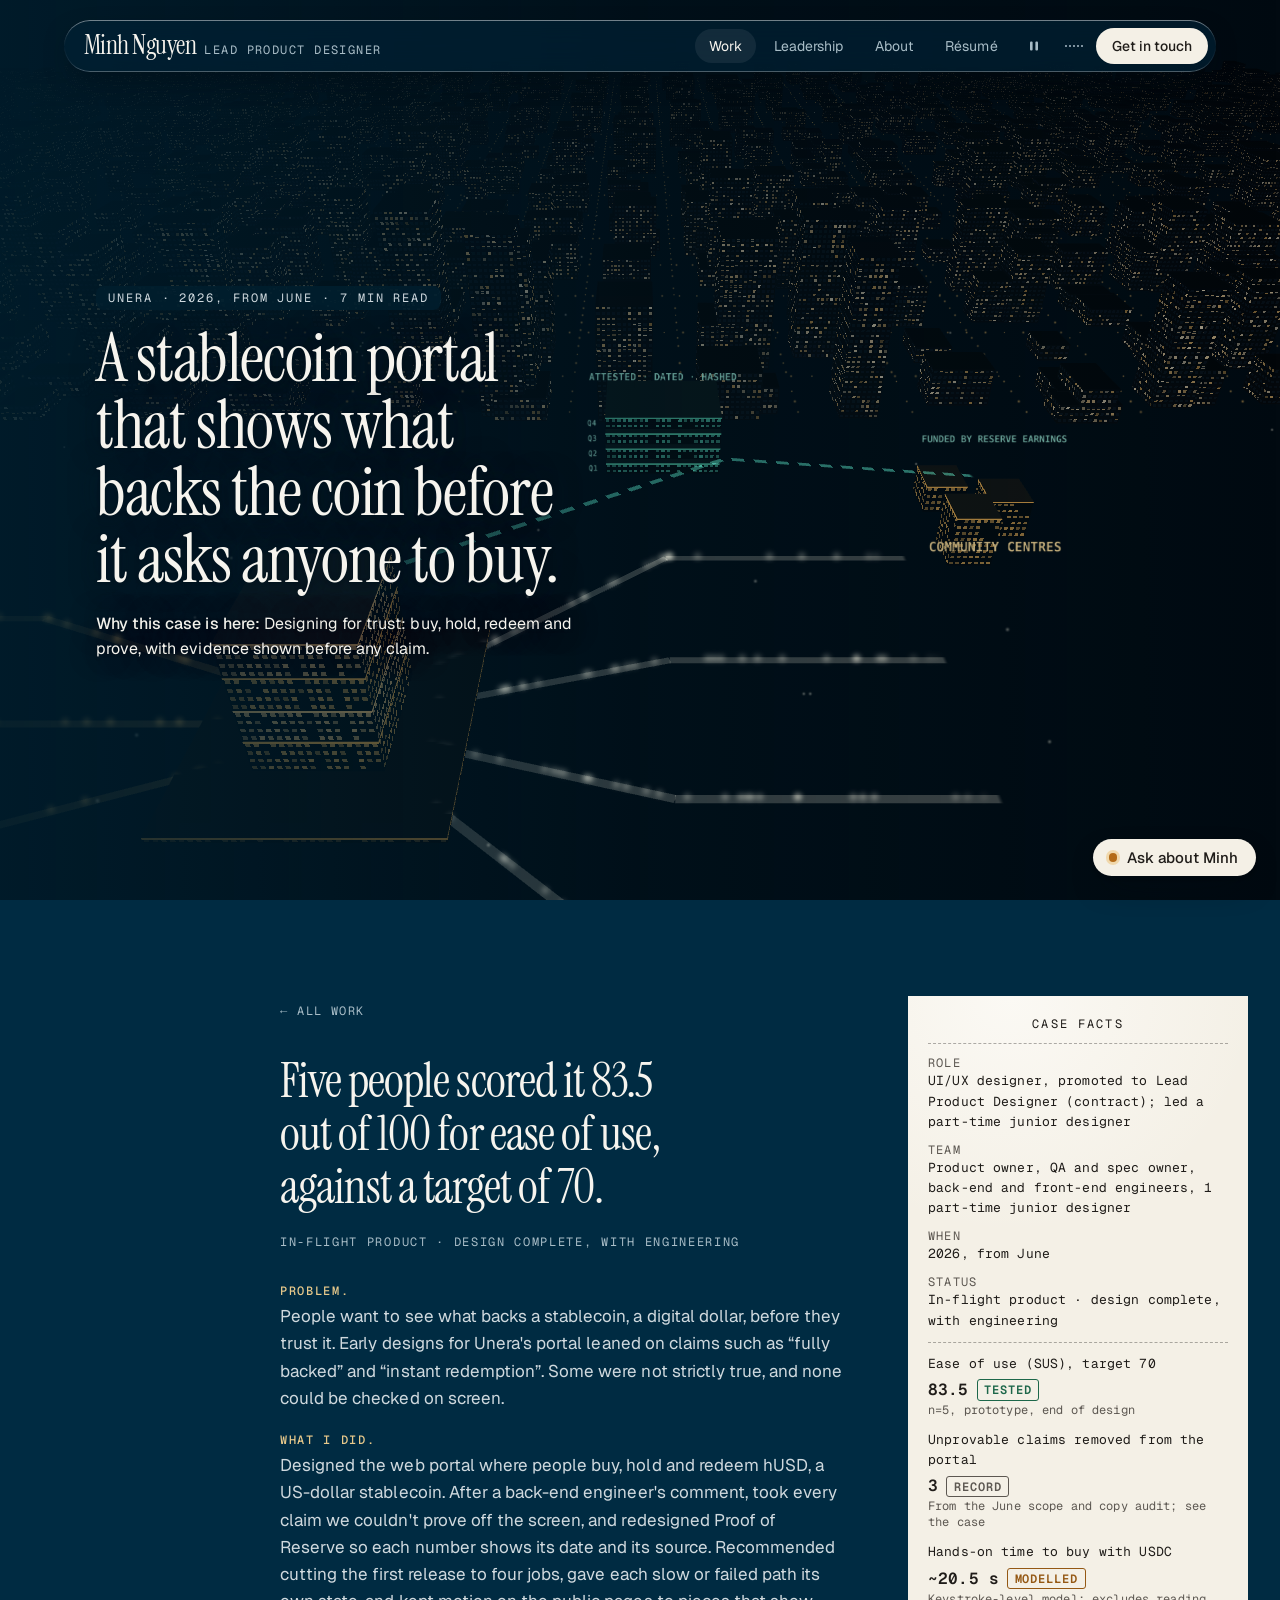
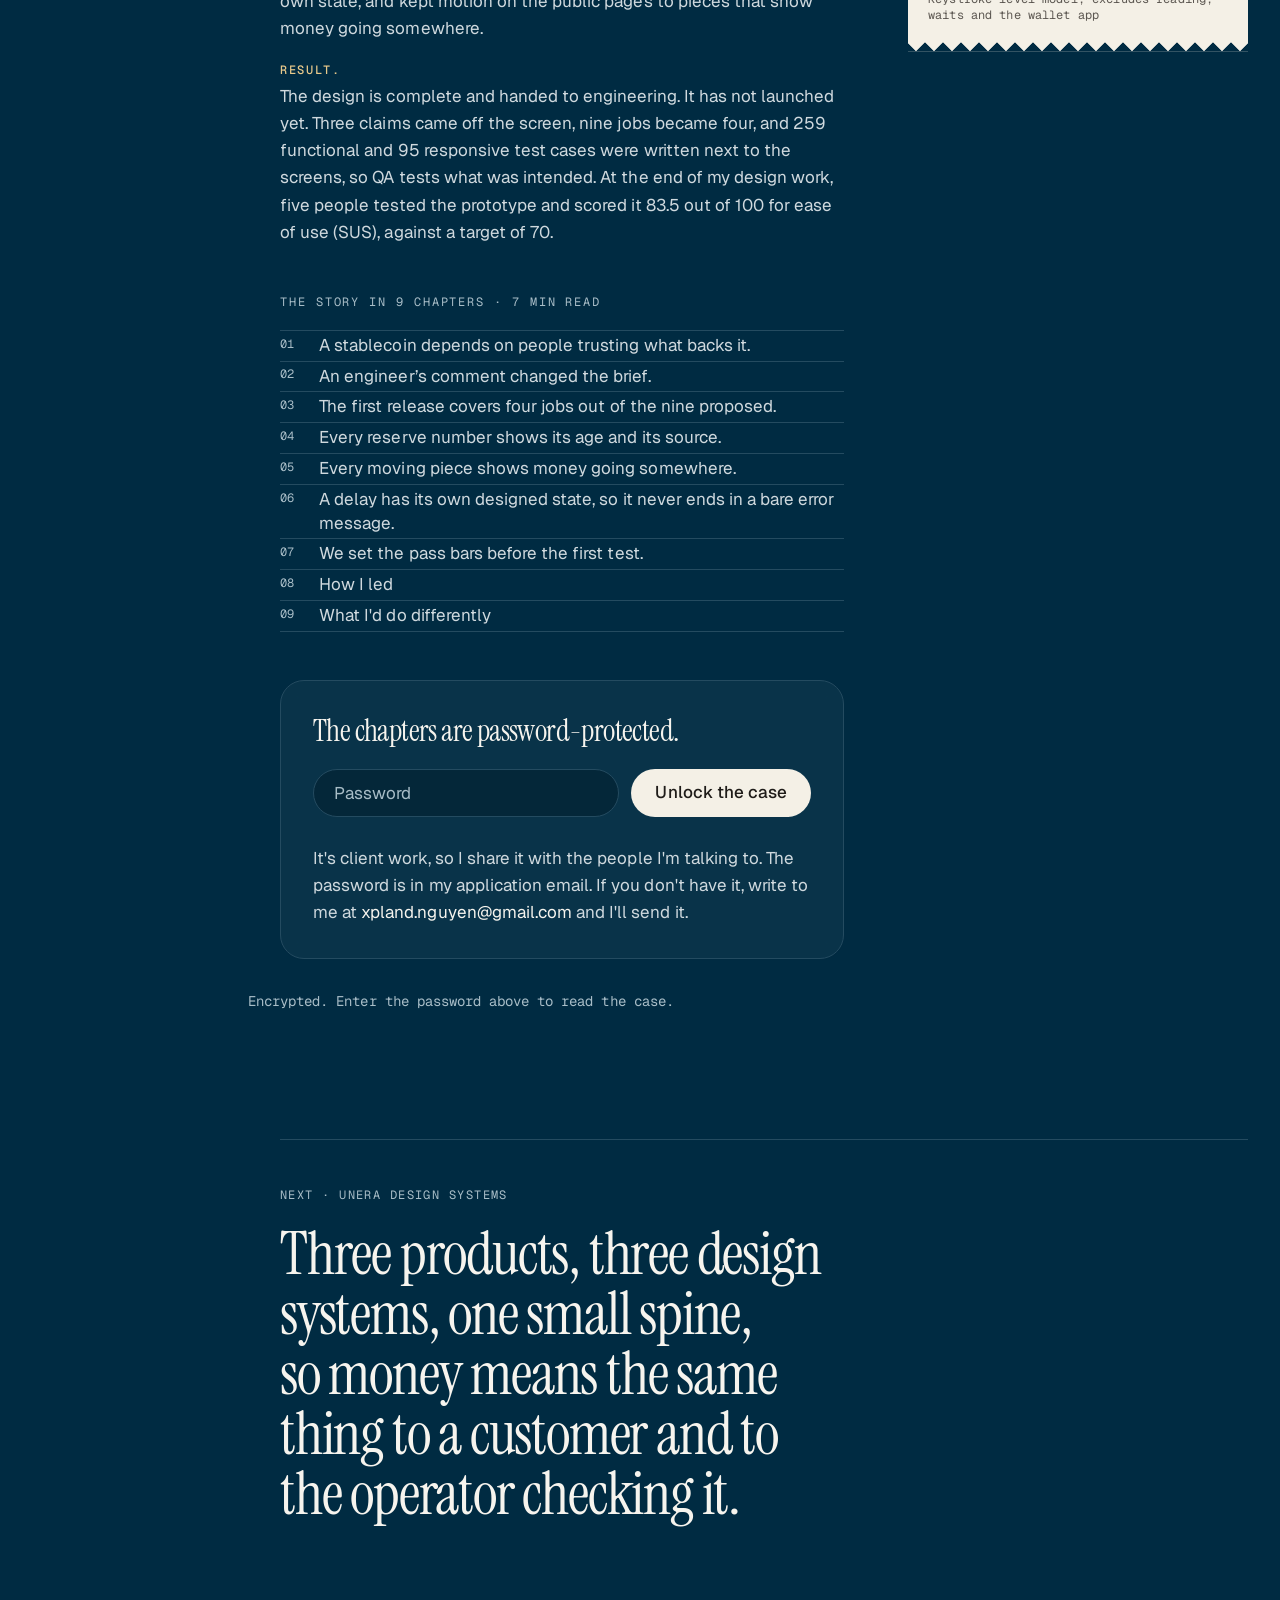
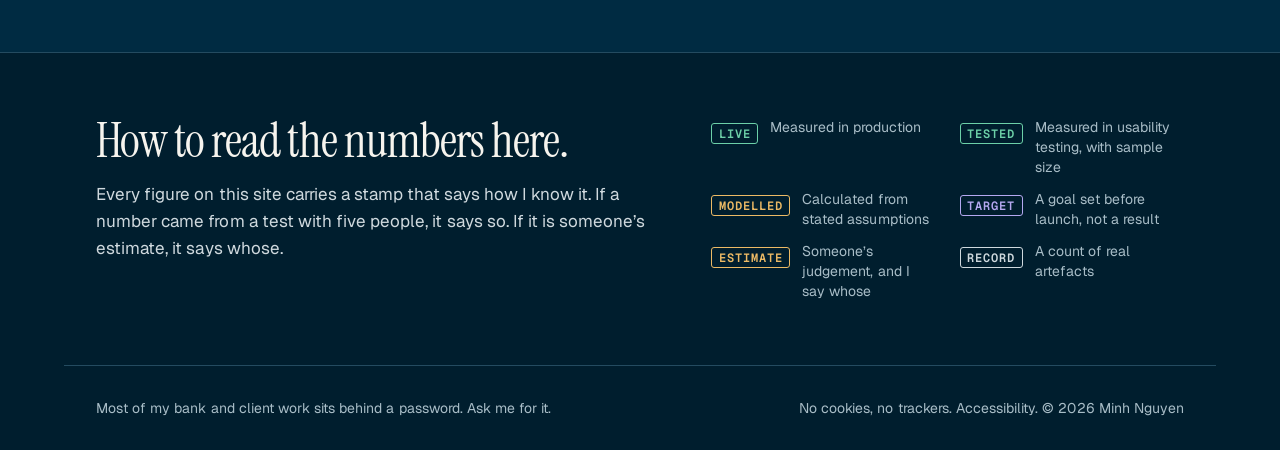
<file: unera-stablecoin.html>
<!DOCTYPE html><html lang="en"><head><meta charset="utf-8"><meta name="viewport" content="width=device-width, initial-scale=1"><meta http-equiv="Content-Security-Policy" content="default-src 'self'; script-src 'self' 'sha256-1BvDVWLr3QCC20uHhUDi27eDFVJpk1uMQJGIWKUks2I=' 'sha256-UIrFqcaitjA3OKa9mHKajg3N+0Y7tW9+y0o3QmMFeZQ=' 'sha256-0O7iB6zr9x0r6X6eWYITC9V5q+yWCGAoFvcysBGbY9Q='; style-src 'self' 'unsafe-inline'; img-src 'self' data:; font-src 'self'; media-src 'self'; connect-src 'self'; object-src 'none'; base-uri 'self'; form-action 'none'"><meta name="referrer" content="strict-origin-when-cross-origin"><title>Stablecoin issuer portal · Minh Nguyen</title><meta name="description" content="Stablecoin issuer portal: A stablecoin portal that shows what backs the coin before it asks anyone to buy."><meta name="author" content="Minh Nguyen"><meta property="og:title" content="Stablecoin issuer portal · Minh Nguyen"><meta property="og:description" content="Stablecoin issuer portal: A stablecoin portal that shows what backs the coin before it asks anyone to buy."><meta property="og:type" content="website"><meta property="og:image" content="https://minhnguyenrenol.github.io/portfolio-window/og.png"><meta name="theme-color" content="#002a42"><link rel="icon" href="favicon.svg" type="image/svg+xml"><script src="boot.js"></script><link rel="stylesheet" href="./assets/Base.DAIhT--7.css"><link rel="stylesheet" href="./assets/_slug_.BS_zkwzv.css"></head><body class="min-h-dvh"><a class="skip" href="#main">Skip to content</a><style>astro-island,astro-slot,astro-static-slot{display:contents}</style><script>(function(){let e=async e=>{await(await e())()};(self.Astro||(self.Astro={})).load=e,window.dispatchEvent(new Event(`astro:load`))})();</script><script>(function(){function e(t){"@babel/helpers - typeof";return e=typeof Symbol==`function`&&typeof Symbol.iterator==`symbol`?function(e){return typeof e}:function(e){return e&&typeof Symbol==`function`&&e.constructor===Symbol&&e!==Symbol.prototype?`symbol`:typeof e},e(t)}function t(t,n){if(e(t)!=`object`||!t)return t;var r=t[Symbol.toPrimitive];if(r!==void 0){var i=r.call(t,n||`default`);if(e(i)!=`object`)return i;throw TypeError(`@@toPrimitive must return a primitive value.`)}return(n===`string`?String:Number)(t)}function n(n){var r=t(n,`string`);return e(r)==`symbol`?r:r+``}function r(e,t,r){return(t=n(t))in e?Object.defineProperty(e,t,{value:r,enumerable:!0,configurable:!0,writable:!0}):e[t]=r,e}let i=/* @__PURE__ */ new Set([`__proto__`,`constructor`,`prototype`]);{let e={0:e=>a(e),1:e=>n(e),2:e=>new RegExp(e),3:e=>new Date(e),4:e=>new Map(n(e)),5:e=>new Set(n(e)),6:e=>BigInt(e),7:e=>new URL(e),8:e=>new Uint8Array(e),9:e=>new Uint16Array(e),10:e=>new Uint32Array(e),11:e=>1/0*e},t=t=>{let[n,r]=t;return n in e?e[n](r):void 0},n=e=>e.map(t),a=e=>typeof e!=`object`||!e?e:Object.fromEntries(Object.entries(e).map(([e,n])=>[e,t(n)]));class o extends HTMLElement{constructor(...e){super(...e),r(this,`Component`,void 0),r(this,`hydrator`,void 0),r(this,`hydrate`,async()=>{var e;if(!this.hydrator||!this.isConnected)return;let t=(e=this.parentElement)==null?void 0:e.closest(`astro-island[ssr]`);if(t){t.addEventListener(`astro:hydrate`,this.hydrate,{once:!0});return}let n=this.querySelectorAll(`astro-slot`),r={},i=this.querySelectorAll(`template[data-astro-template]`);for(let e of i){let t=e.closest(this.tagName);t!=null&&t.isSameNode(this)&&(r[e.getAttribute(`data-astro-template`)||`default`]=e.innerHTML,e.remove())}for(let e of n){let t=e.closest(this.tagName);t!=null&&t.isSameNode(this)&&(r[e.getAttribute(`name`)||`default`]=e.innerHTML)}let o;try{o=this.hasAttribute(`props`)?a(JSON.parse(this.getAttribute(`props`))):{}}catch(e){let t=this.getAttribute(`component-url`)||`<unknown>`,n=this.getAttribute(`component-export`);throw n&&(t+=` (export ${n})`),console.error(`[hydrate] Error parsing props for component ${t}`,this.getAttribute(`props`),e),e}await this.hydrator(this)(this.Component,o,r,{client:this.getAttribute(`client`)}),this.removeAttribute(`ssr`),this.dispatchEvent(new CustomEvent(`astro:hydrate`))}),r(this,`unmount`,()=>{this.isConnected||this.dispatchEvent(new CustomEvent(`astro:unmount`))})}disconnectedCallback(){document.removeEventListener(`astro:after-swap`,this.unmount),document.addEventListener(`astro:after-swap`,this.unmount,{once:!0})}connectedCallback(){if(!this.hasAttribute(`await-children`)||document.readyState===`interactive`||document.readyState===`complete`)this.childrenConnectedCallback();else{let e=()=>{document.removeEventListener(`DOMContentLoaded`,e),t.disconnect(),this.childrenConnectedCallback()},t=new MutationObserver(()=>{var t;((t=this.lastChild)==null?void 0:t.nodeType)===Node.COMMENT_NODE&&this.lastChild.nodeValue===`astro:end`&&(this.lastChild.remove(),e())});t.observe(this,{childList:!0}),document.addEventListener(`DOMContentLoaded`,e)}}async childrenConnectedCallback(){let e=this.getAttribute(`before-hydration-url`);e&&await import(e),this.start()}getRetryImportUrl(e){let t=new URL(e,document.baseURI);return t.searchParams.set(`astro-retry`,Date.now().toString()),t.toString()}async importWithRetry(e){try{return await import(e)}catch(t){return await new Promise(e=>setTimeout(e,1e3)),import(this.getRetryImportUrl(e))}}handleHydrationError(e){let t=this.getAttribute(`component-url`),n=new CustomEvent(`astro:hydration-error`,{cancelable:!0,bubbles:!0,composed:!0,detail:{error:e,componentUrl:t}});this.dispatchEvent(n)&&console.error(`[astro-island] Error hydrating ${t}`,e)}async start(){let e=JSON.parse(this.getAttribute(`opts`)),t=this.getAttribute(`client`);if(Astro[t]===void 0)window.addEventListener(`astro:${t}`,()=>this.start(),{once:!0});else try{await Astro[t](async()=>{let e=this.getAttribute(`renderer-url`);try{let[t,{default:n}]=await Promise.all([this.importWithRetry(this.getAttribute(`component-url`)),e?this.importWithRetry(e):Promise.resolve({default:()=>()=>{}})]),r=this.getAttribute(`component-export`)||`default`;if(r.includes(`.`)){this.Component=t;for(let e of r.split(`.`)){if(i.has(e)||!this.Component||typeof this.Component!=`object`&&typeof this.Component!=`function`||!Object.hasOwn(this.Component,e))throw Error(`Invalid component export path: ${r}`);this.Component=this.Component[e]}}else{if(i.has(r))throw Error(`Invalid component export path: ${r}`);this.Component=t[r]}return this.hydrator=n,this.hydrate}catch(e){return this.handleHydrationError(e),()=>{}}},e,this)}catch(e){this.handleHydrationError(e)}}attributeChangedCallback(){this.hydrate()}}r(o,`observedAttributes`,[`props`]),customElements.get(`astro-island`)||customElements.define(`astro-island`,o)}})();</script><astro-island uid="1wIMeU" prefix="r18" component-url="./assets/World.DWk5gvzu.js" component-export="default" renderer-url="./assets/client.DKhQzRHo.js" props="{&quot;story&quot;:[0,&quot;A&quot;],&quot;page&quot;:[0,&quot;case&quot;],&quot;piece&quot;:[0,&quot;mint&quot;]}" ssr client="load" opts="{&quot;name&quot;:&quot;World&quot;,&quot;value&quot;:true}" await-children><canvas class="world-canvas" aria-hidden="true"></canvas><!--astro:end--></astro-island><header class="fixed inset-x-0 top-0 z-50 px-4 pt-4 md:px-8 md:pt-5"><nav aria-label="Main" class="glass header-glass mx-auto max-w-6xl rounded-[26px] md:rounded-full"><div class="flex items-center justify-between gap-4 py-2 pl-5 pr-2"><a href="index.html" class="flex items-baseline gap-2 whitespace-nowrap text-chalk no-underline" aria-label="Minh Nguyen, home"><span class="display text-[1.6rem] leading-none">Minh Nguyen</span><span class="hidden font-mono text-xs uppercase tracking-[0.12em] text-fog lg:inline">Lead Product Designer</span></a><div class="flex items-center gap-1"><ul class="hidden items-center gap-1 md:flex"><li><a href="index.html#work" aria-current="page" class="rounded-full px-3.5 py-2 text-sm no-underline transition-colors hover:text-chalk text-chalk bg-white/[0.07]">Work</a></li><li><a href="leadership.html" class="rounded-full px-3.5 py-2 text-sm no-underline transition-colors hover:text-chalk text-fog">Leadership</a></li><li><a href="about.html" class="rounded-full px-3.5 py-2 text-sm no-underline transition-colors hover:text-chalk text-fog">About</a></li><li><a href="resume.html" class="rounded-full px-3.5 py-2 text-sm no-underline transition-colors hover:text-chalk text-fog">Résumé</a></li></ul><astro-island uid="Z14yjh3" prefix="r19" component-url="./assets/MotionToggle.DZvroh76.js" component-export="default" renderer-url="./assets/client.DKhQzRHo.js" props="{}" ssr client="load" opts="{&quot;name&quot;:&quot;MotionToggle&quot;,&quot;value&quot;:true}" await-children><button type="button" aria-pressed="false" aria-label="Pause motion" title="Pause motion" class="grid h-9 w-9 place-items-center rounded-full text-fog transition-colors hover:text-chalk"><svg width="16" height="16" viewBox="0 0 16 16" aria-hidden="true"><g fill="currentColor"><rect x="4" y="3.5" width="2.6" height="9" rx="1"></rect><rect x="9.4" y="3.5" width="2.6" height="9" rx="1"></rect></g></svg></button><!--astro:end--></astro-island><astro-island uid="Z1srwuE" prefix="r20" component-url="./assets/SoundToggle.DpTjMWbg.js" component-export="default" renderer-url="./assets/client.DKhQzRHo.js" props="{}" ssr client="load" opts="{&quot;name&quot;:&quot;SoundToggle&quot;,&quot;value&quot;:true}" await-children><button type="button" aria-pressed="false" aria-label="Sound" title="Sound off" class="group grid h-9 w-9 place-items-center rounded-full text-fog transition-colors hover:text-chalk"><svg width="20" height="14" viewBox="0 0 20 14" aria-hidden="true"><rect x="1" width="2" rx="1" fill="currentColor" y="6" height="2" class=""></rect><rect x="5" width="2" rx="1" fill="currentColor" y="6" height="2" class=""></rect><rect x="9" width="2" rx="1" fill="currentColor" y="6" height="2" class=""></rect><rect x="13" width="2" rx="1" fill="currentColor" y="6" height="2" class=""></rect><rect x="17" width="2" rx="1" fill="currentColor" y="6" height="2" class=""></rect></svg></button><!--astro:end--></astro-island><a href="mailto:xpland.nguyen@gmail.com" class="whitespace-nowrap rounded-full bg-paper px-4 py-2 text-sm font-medium text-ink no-underline transition-transform hover:scale-[1.03]">Get in touch</a></div></div><ul class="flex justify-center gap-1 border-t border-white/10 px-2 py-1.5 md:hidden" aria-label="Sections"><li><a href="index.html#work" aria-current="page" class="block rounded-full px-3 py-1.5 text-[0.8125rem] no-underline bg-white/[0.08] text-chalk">Work</a></li><li><a href="leadership.html" class="block rounded-full px-3 py-1.5 text-[0.8125rem] no-underline text-fog">Leadership</a></li><li><a href="about.html" class="block rounded-full px-3 py-1.5 text-[0.8125rem] no-underline text-fog">About</a></li><li><a href="resume.html" class="block rounded-full px-3 py-1.5 text-[0.8125rem] no-underline text-fog">Résumé</a></li></ul></nav></header><main id="main" tabindex="-1"><div><article><section class="case-hero relative min-h-[100dvh] overflow-hidden" data-stage data-t0="3.5" data-t1="4"><img class="case-still" src="img/unera/mint-still.webp" alt="" width="1440" height="810" loading="eager" decoding="async" fetchpriority="high"><div aria-hidden="true" class="pointer-events-none absolute inset-0 bg-gradient-to-t from-night/90 via-night/35 to-transparent lg:bg-gradient-to-r lg:from-night/85 lg:via-night/30 lg:to-transparent"></div><div class="case-copy relative mx-auto flex min-h-[100dvh] max-w-6xl flex-col justify-end px-5 pb-20 pt-28 lg:justify-center md:px-8"><p class="self-start rounded-lg bg-night/90 px-3 py-1 font-mono text-xs uppercase tracking-[0.16em] text-mist">Unera · 2026, from June · 7 min read</p><h1 class="display on-scene mt-4 max-w-[18ch] text-[2.4rem] leading-[0.98] sm:text-6xl md:mt-6 lg:max-w-[16ch] lg:text-[4.4rem]">A stablecoin portal that shows what backs the coin before it asks anyone to buy.</h1><p class="case-why on-scene mt-5 max-w-[44rem] text-base text-chalk md:mt-8 md:max-w-[30rem] md:text-lg"><span class="font-medium text-chalk">Why this case is here:</span> Designing for trust: buy, hold, redeem and prove, with evidence shown before any claim.</p></div></section><div class="story"><div class="story-rail-col"><nav class="story-rail quiet" data-rail aria-label="Chapters"><p class="font-mono text-xs uppercase tracking-[0.16em] text-fog">Stablecoin issuer portal</p><div class="rail-list mt-4"><span class="rail-track" aria-hidden="true"><span class="rail-fill" data-fill></span></span><ol><li><a href="#brief" data-ch="brief"><span class="n">01</span>The brief</a></li><li><a href="#claims" data-ch="claims"><span class="n">02</span>The claims</a></li><li><a href="#scope" data-ch="scope"><span class="n">03</span>The scope</a></li><li><a href="#proof" data-ch="proof"><span class="n">04</span>The proof</a></li><li><a href="#motion" data-ch="motion"><span class="n">05</span>The motion</a></li><li><a href="#slow" data-ch="slow"><span class="n">06</span>The slow paths</a></li><li><a href="#results" data-ch="results"><span class="n">07</span>Results</a></li><li><a href="#led" data-ch="led"><span class="n">08</span>How I led</a></li><li><a href="#differently" data-ch="differently"><span class="n">09</span>Looking back</a></li></ol></div></nav></div><div class="story-main"><section class="px-5 pb-8 pt-24 md:px-8" aria-label="In short"><div class="grid gap-12 lg:grid-cols-[1fr_340px] lg:gap-16"><div><a href="index.html#work" class="inline-flex min-h-6 items-center font-mono text-xs uppercase tracking-[0.12em] text-fog no-underline hover:text-chalk">← All work</a><p class="display mt-8 max-w-[22ch] text-3xl leading-[1.1] md:text-5xl">Five people scored it 83.5 out of 100 for ease of use, against a target of 70.</p><p class="mt-5 font-mono text-xs uppercase tracking-[0.14em] text-fog">In-flight product · design complete, with engineering</p><div class="prose-case summary mt-8"><ul>
<li><strong>Problem.</strong> People want to see what backs a stablecoin, a digital dollar, before they trust it. Early designs for Unera&#39;s portal leaned on claims such as “fully backed” and “instant redemption”. Some were not strictly true, and none could be checked on screen.</li>
<li><strong>What I did.</strong> Designed the web portal where people buy, hold and redeem hUSD, a US-dollar stablecoin. After a back-end engineer&#39;s comment, took every claim we couldn&#39;t prove off the screen, and redesigned Proof of Reserve so each number shows its date and its source. Recommended cutting the first release to four jobs, gave each slow or failed path its own state, and kept motion on the public pages to pieces that show money going somewhere.</li>
<li><strong>Result.</strong> The design is complete and handed to engineering. It has not launched yet. Three claims came off the screen, nine jobs became four, and 259 functional and 95 responsive test cases were written next to the screens, so QA tests what was intended. At the end of my design work, five people tested the prototype and scored it 83.5 out of 100 for ease of use (SUS), against a target of 70.</li>
</ul>
</div><div class="mt-12"><p class="font-mono text-xs uppercase tracking-[0.16em] text-fog">The story in 9 chapters · 7 min read</p><ol class="toc mt-5"><li><a href="#brief"><span class="n">01</span><span>A stablecoin depends on people trusting what backs it.</span></a></li><li><a href="#claims"><span class="n">02</span><span>An engineer’s comment changed the brief.</span></a></li><li><a href="#scope"><span class="n">03</span><span>The first release covers four jobs out of the nine proposed.</span></a></li><li><a href="#proof"><span class="n">04</span><span>Every reserve number shows its age and its source.</span></a></li><li><a href="#motion"><span class="n">05</span><span>Every moving piece shows money going somewhere.</span></a></li><li><a href="#slow"><span class="n">06</span><span>A delay has its own designed state, so it never ends in a bare error message.</span></a></li><li><a href="#results"><span class="n">07</span><span>We set the pass bars before the first test.</span></a></li><li><a href="#led"><span class="n">08</span><span>How I led</span></a></li><li><a href="#differently"><span class="n">09</span><span>What I&#39;d do differently</span></a></li></ol></div><div id="lock-screen" class="lock-panel mt-12 max-w-2xl rounded-[24px] border border-rule bg-tide/70 p-5 backdrop-blur md:p-8"><p class="display text-2xl md:text-3xl">The chapters are password-protected.</p><p class="lock-opening mt-4 font-mono text-sm text-live" role="status">Opening the story…</p><astro-island uid="Z2dFQjD" prefix="r15" component-url="./assets/Unlock.a5i6rRIY.js" component-export="default" renderer-url="./assets/client.DKhQzRHo.js" props="{}" ssr client="load" opts="{&quot;name&quot;:&quot;Unlock&quot;,&quot;value&quot;:true}" await-children><form class="mt-5 flex max-w-xl flex-col gap-3 sm:flex-row sm:flex-wrap"><label for="pass" class="sr-only">Password</label><input id="pass" type="password" autoComplete="current-password" placeholder="Password" aria-invalid="false" aria-describedby="pass-msg" class="h-12 flex-1 rounded-full border border-rule bg-night/60 px-5 text-chalk placeholder:text-fog focus:border-fog"/><button type="submit" class="h-12 shrink-0 whitespace-nowrap rounded-full bg-paper px-6 font-medium text-ink transition-transform hover:scale-[1.03] disabled:opacity-60">Unlock the case</button><p id="pass-msg" role="status" class="text-sm text-est sm:basis-full"></p></form><!--astro:end--></astro-island><p class="lock-ask mt-4 max-w-[56ch] text-mist">It's client work, so I share it with the people I'm talking to. The password is in my application email. If you don't have it, write to me at <a href="mailto:xpland.nguyen@gmail.com?subject=Password%20for%20your%20case%20studies">xpland.nguyen@gmail.com</a> and I'll send it.</p><script>(function(){let e=(e,t,n)=>{let r=async()=>{await(await e())()},i=typeof t.value==`object`?t.value:void 0,a={rootMargin:i==null?void 0:i.rootMargin},o=new IntersectionObserver(e=>{for(let t of e)if(t.isIntersecting){o.disconnect(),r();break}},a);for(let e of n.children)o.observe(e)};(self.Astro||(self.Astro={})).visible=e,window.dispatchEvent(new Event(`astro:visible`))})();</script><astro-island uid="Z1yrYJV" prefix="r16" component-url="./assets/Noop.KQpjWcgW.js" component-export="default" renderer-url="./assets/client.DKhQzRHo.js" props="{}" ssr client="visible" opts="{&quot;name&quot;:&quot;Noop&quot;,&quot;value&quot;:true}"></astro-island></div></div><div class="paper self-start px-5 pt-5" role="group" aria-label="Case facts receipt"><div class="text-center text-xs tracking-[0.18em]">CASE FACTS</div><hr><dl class="space-y-2.5"><div><dt class="meta text-xs tracking-[0.1em]">ROLE</dt><dd>UI/UX designer, promoted to Lead Product Designer (contract); led a part-time junior designer</dd></div><div><dt class="meta text-xs tracking-[0.1em]">TEAM</dt><dd>Product owner, QA and spec owner, back-end and front-end engineers, 1 part-time junior designer</dd></div><div><dt class="meta text-xs tracking-[0.1em]">WHEN</dt><dd>2026, from June</dd></div><div><dt class="meta text-xs tracking-[0.1em]">STATUS</dt><dd>In-flight product · design complete, with engineering</dd></div></dl><hr><ul class="space-y-3"><li><div class="row"><span>Ease of use (SUS), target 70</span></div><div class="mt-1 flex flex-wrap items-center gap-2"><span class="tabular text-base font-semibold">83.5</span><span class="stamp" data-k="tested" title="Measured in usability testing, with sample size. n=5, prototype, end of design">Tested</span></div><div class="meta text-xs">n=5, prototype, end of design</div></li><li><div class="row"><span>Unprovable claims removed from the portal</span></div><div class="mt-1 flex flex-wrap items-center gap-2"><span class="tabular text-base font-semibold">3</span><span class="stamp" data-k="record" title="A count of real artefacts. From the June scope and copy audit; see the case">Record</span></div><div class="meta text-xs">From the June scope and copy audit; see the case</div></li><li><div class="row"><span>Hands-on time to buy with USDC</span></div><div class="mt-1 flex flex-wrap items-center gap-2"><span class="tabular text-base font-semibold">~20.5 s</span><span class="stamp" data-k="modelled" title="Calculated from stated assumptions. Keystroke-level model; excludes reading, waits and the wallet app">Modelled</span></div><div class="meta text-xs">Keystroke-level model; excludes reading, waits and the wallet app</div></li></ul></div></div></section><div id="locked-content" data-lock="unera-stablecoin" data-story><div data-cipher="JDGZ0aXfxNDroIqOJUsSds5uEhE2kUSY6xHH4kndx0Xl9n/443GQzwjcXbMbUu9VDTiCJzsXdfmF85ZqLOzK8wt+Dx0JPWc3eyk+bSw+D6JLTxDn2A3kEPwC7V0xpzEEpYPNEXv8cA+D/6exdLK1CAk2bxs96Mlh+y2tQ7vy5TwMAuPg7u9CdnOzbOcencICeHcMDpgWugHAar/okKWFiTi0efI1wgCY+1KX9q4lW9m5hXASmWRfy7ifM+r47X135npjoBo4Q6dfUtIxuu2QCidJZMnCQhIY5ZlHm/2tBbMsqheC9YECjUuKsyf1cl0xZobm/Nvc+K99Qmcp/GoF23KPIcFbck6HVo0F/FBpN/gjdvsNl8o+88CAu4itbHa8WbJOHlcsIyy+wCBn7Vq3TrPCieavbT9cPc5tVnuHEVXXsScyp58/qh3EJZJ6JL5Oi5wxvFooTTMjDJm2TJNKOOnUqDJXQ9TtxbxSJ8wVyaSe03907TbGcAABdQTOdW2Kw0JlM2GTGL7bg84TnsKRxqfoPyK4gMTFufzwbnaa7JC/UR7ps4QZeCKrE+MX5/+uyiCogrps5eyAu0xA2rLjT30N/zOKz5PZYJymJXCbMN0KajhvD+Xdwmxy2PiojZw7rapaqxhE/kwQRRvIVKctV0NReiJnM7lCy7XEw0LJTixTRPQIiEEDltk0glN2O5hoZcATATzceQlIRE9cLVveL9M2oL2Bnqml72sH7roWyhFUAiJ3e4okksypRQaOwuuDxJW0YcY/9AQbFClb1crhW/v98O7FN7/JO5RWidbpDCggSh+ola/kcNbwECS3Jj78V+BKCRpHfudi8YtrW/JQ2hg/Ebmof8e4hA/IZlebo9Cy9aoUtidmSWmMeXUwgU7oDeRA5MAkanVrDkoe7AwuywzSnCiqPOkD06JaDd6GMhxIqGfgLlY/h1GvyzI65UXd/b+T+fjTFXU01qevGIXInRpB6BDJcbGfpUph6UdqYJeyqpSb3c0Ogq4Y0c4XNP4pRF+VCbBN97GciDo5P6EEiUJCSARrQUShN9JD/QIY1EYO9vld+R+AIVu97zprp4p1ySIJRqTCvi6VHPFi6qCBOcnVsb3t2slm1s79Mm1EGbzmiS1EWO77+4vdq21OC2zio3JTEThGzxIBavowC//6szaUwwYpFoTEJTilve3la4rdxhB3rFQ92uYvVXp7uSNO96JCAsiUo9TS4w0vvm7voHMTbfL28lpEAJQ4o+mNHWI2pY0jkwn5lAkDbfLF1wY7PgtAD9v6fcCcMCgCIVd6vYXjDuo0Kl8fQb4/pVwgD4v3XCqmFGaBPtAyYR4p0sx/C3BtSbOPoi6KIe9VGS10NV5gQQoajhO5KDmbE6QJl0bM+Icu1lJHwZc6bXnaWjTI841sUnHttz1oYo6Ayo/4kIL7cbCK7KbHEoeHnXpGlfBPu2X2gAdBUmFYN4E5CAr8mCLFaHAozDB62zTWNH/yuHEDTT/xJtA7Now0/K1gbceOVdJweT1VevDn5V/414yJiYsUAZxMeBTjsjqazNoMPP6qQprKIHCzen1PMJo1o9f1xOL9APNKfI2ombQEeyC0PVxY7Qaa9iQ6vLFW0D9hQRsFt62VT7b2SleS804ttpXrHOEhTAql1s4WiHYzkKUq5M/P0dTNN89kfjPiM5ex/zo1d1SDwzwApuA3gYkD2O/xHuNRA8Vvwd1IXGpwxD20wXxQJtPnrf+sXmNpjzSQNFmfLK7/dPmLKSTGXrojUR5J2CwBXeU7NWi8+z2yDuO/ASLreRnNjrk/T26FGMv1uFuilHZvQ3SdliZYiRaVXRZIO5huLq5lAUD10If+wBAYM7u5HU5faxKDNl0mFYO9782XswOeS6nzpND/ae4NOpVM5+Ux/y3iEbbZOAtbzSHYXdcITc3SRcHwoLcpjGyHyBVNv1GDfj0xHSNX3xmRma6vsxX8aCp8bLEaN6h7rdYIyQfcQvnVCxbwKDMp2Pbe/brEJ66NinT/265EMCapDvXGnTj8OtSDPRt/NR54v1UfTrrZ68cYYStm9Gp8SEXPiWUbiJBEghOXx/VoNXPRv9HRYMWL7JfR5dYheBy7p1AkuUU3rC+Sw0vNLpptMS7Z+X24LNx5C40V0eV31lCtdU7PnDpNXAnHUIrn7GcBZxc/HbgXoiTva6pDKYsrtMm/iAxvVQBa8qJ5WVKZv0yZccHvQjp+3D/[base64]/hVKGDMjaeFYiFpWUcpcrDFH4P2PY3kQdnQcLnC1Ex4nXujds8vmzTF1DGdwaTTvsaZX46Ry3doflhKLs80eiQjzdRcXB8Y8nbFZLwOc/QEUqPUyQyPm4WIkEAfQVJS+MCxE8azJC42sWKUNvz5OAMVuw8WYVmbiDc0H5wqX2ruFujTcbFSQbyUpUKCmG9ZwKIVEFCC6QobT1FOuZiHZ0wL4McCspH9Y2RRS5HSeifgWJPwus5l770aMV5PUX+zxzvFsx/scBtuVEqG8lJpZVuCVFgjWtLn2Ib2DybvqdIRBXdNVCkHP74RP9zEQPpew0QtQ1P6iI/wrra9Ml4DjO0flwvnU6Yvk94+rfZyWEf8SORTxL5c1nCRfHGZB4cLMMO70OynmRbn9eIPpuG8ON4OHtoowZqc89XI+QCfIYJUJaxQBmLo4heT1taFZSIVsRvgWyAvYzD4BxTiYcWnrvgsiFNSWd0nfmjOxMW/KzQmjYprO3PxJ5GC8/Fo1i9Fn+JP5pPPTBJZhc8YF36gkkxo/dzBlKKpWXjsKb/KV+bd53TvsAIKDsOrz83xsqoRDb7UsGj33cOPDPHlJLZ7MJAm2m3swV1/JsBSzVWHaKc7feA8P0wpKAsfHStjDA7hJ7GPEPExOVvdFUUx0xl8MoookTyUAbTSLWNaFMUpebIpzG8GV/9ZSKlE4W277/1Iq+8rG8naz57k15RBR5R5zKi3xERWJmBcqG2rYvQZ5c/XCvf1inSm33DMUwJHaNX5QkAXF5+9JLi65Lk0bACD/CXmLYDTB/[base64]/[base64]/iE8avpM3SXZIUpbrPJD1ubFulvujN0agjwQIqLWjL9SoIHMzu/lnZnmTGRnLi5e/41E4SiEK9HZGqXQdgPl3ET6Z+RDYCQxCvvwQeo/i7vqPaKoOnjRNsdruNLGBNVQ1SEVc87EXW/2+MfcKO9qfJhlHYhiwFN3xHSBrVHqIJgNWmsZ2slb/P/[base64]/Xh5pCFarFh6x5pTP3DlTuQmD6ny9h1gRN9CgUSmlBSm7xPAyi/p2ZfFBs0jptoB6oBLQ4FtVlZG2GmI0xWpo8duq8ttNRLLfNUsDNdFpj8lFw4+3iP0+Q/kM6zZEh3zU7DxvrYtqQP+Wxom/mcVlPpbRM19KupbwZ/taqFggwyURT+xQs7ybOjYkZdGNduLqSrgK6juhEiR7JX9Hvvxl3Ib9ZkL5PbkOuTvH95/S87cY9vktMS4h3iuIS+YroWeJsGMhoqCRXNKQtEMENYnjtdX+UF9glqS5vQOQdJ9vU0dG6VFlxQKwGN0bxFV246o8wSTBZloYgypGsL0qo7qGyKbvnlEp+HHhViE8f6DAP7IfkcAK4QrT7SZNUb31Y7Ynn1PDOjDvkjjXKjUBwCaDzQcEeEf+B35uVRhAuLJn5+0y6F/KHYn4E7JDuqsSKY3w0DlB7vAWlxr8UHy0PsXxn9/vs8ISGObr2vfaJJUVL+c/v3sHldm+Y4uIzZvAjhPgKHMnYT+KqGsOV3fb5VfMQC5z0KRJJQeBF3m3RKBJzMGNRXJF9G5FyHELU0iSGCDorU/b7XUzPgdLj+eMcwWb+xO5swwidvvcK7PctaS1b/lLYk5o8XWIDYa4At8hsLr9KnkX+rJmm4gydFyvSWB1k1q6p6F6t19mczL1zC9k+nmoXOrEKtAnhPvMpQ8QTozVPJCSMbP7NPoxbOsoh8ga+isFiteg7b4e0v4ysq7RXXHjt4MBFdGJ7ctmHqc/[base64]/v6h03jpYkf8SG2bKDEwppXURdg6GFGYUyz1pkqgGfNW91wTQAQuCugs0yc72myjubqODR87Nh5BUz7gv8k3Mtw0M4SSKl11ws1E/3pTOrI8kXzq2eKG9JPQJ486KDwCa6aJcRaKIoAb/gdEkUEo/9SsCX3n4NiTLptympULcEWyKdLcLPxyvVHcWb3iQU7P+PjwWxpucEfHRsczkdm4iPUBXKMviw0Xuer6W23i2OTpuTMt/7L2TaQG3Y+sOazfXXn+QGFXtDf/gmkqC0vgAu98y8p43qYPRfohHYqt/hqi94NguTyoYjvNBzFAGJuE+mGQq7EFGEAnAgc77WPdmWs38hTW4Oiv2PfAdrQse/32iBJP443VoApJKFVVc8t9I0u7JIb7IqJQv12LiPjKB9sR01XUWKSQlwzQjWFKXkRgEa3z81WDymh7zl43uJ9YJ7UDt2rOMT80ErHvDZHVGjiTQNNwcCajsn+mUq6Dgu3du7YjT43mxfTFG/IE6doYzS0pizB8ZHLzKCW8ldpg+8S6bFjlwWqtbapMn92FBtFYT2l94MbrPIPWsqYtVpiQKu0hofQee8SEFBpNoGgc44g848uMQDgEdWiMPs5JB244IXE7rEBFSSybP388Uj/kfhD0mLR2cqnqRS0HuOqyY8iVgG7sW3/AC0/Ql7rrYEnOre2CRMLv4xHSEM7/hW5/+WB4/CaXlH0wHfcuV7HZ5HpysI1jSwHuMNRen7Ybs3tUtYQu6SDGNYdlGFszEDIsfnU1OAY1To457HhLLuqzca4aN5dUC34b0eUWANVsEvaDRgxBgHn5FqVA/[base64]/Db1cpWy8Di93qjAnNFh+fJ+Tc9+51bSNzWFYIjK6u7E4GOLiOTUhR3deXDDdXlqu6mbbK53jp2vkkct1rg/MsrRlmgmNCAvEo0g3kD5UUP0P8e3vD48CeJU6w2dNcCXql64sSCQYk91tfK6P0lA8PJx7O/xZpwKBCC3lNMGpWhCiSWxHv0PkiAYo7gux6DO8uE8PkrT/RhVFvRKCh3ep/2qZV4UPBOwKzNbyUylc+/aiztUrNoiwxFgCqlN2Qz3XxrKPfXt1SUb8ym06Lj+xvoEliXe0GYOcTMmSr9Ljd2IvE49p/bSuWRPRfPTdqQzWl/cUuvChUIYnXYru0GPH2fYW43P+wtewn80Iiv2tDKnQnpU8Um0EH2RtW/FkUNiPgZbBvwZrZck+7C1qy9HvD3QrJAgHhFVNJ7XJM0lTkacoNgsK0vcNJoMz9BYmHqrct0KNtBGxTIL3nDVg6MMA44QQCgl1dp4ZC3RQtYC5sxsnzwKTmx5nChamE86grT/WglnsqebU8ZPK5nHvvaxWHJEEhEF5k3Jt1chSaoI7JSRKPIp1kVGExM9VtqRcxlBZOeqZJoUUfYpDtdkV045LmkFm6aaq4ttr5ITw5FqTxi/2qv8JTncJ9JAwcXTAmiLOD8knyLROppN+3GPu/Yvg9jxC9OsZ8FbeA7Af16my26n4Unsk2Cp8wb9fZSIntbnqUY1e/ZFGvPJfWtXB7mZAIRT5EX4s4oQecE+PqDRybnmO61kirMTagwQo4r/KB5i1HL6K+qXj4ReWzCR6IGvu2vGvZombm/kFKW3q/+4wptlG3Oz7SCR8/jE41uGs+3ynRcAVW3JZ6Cd+FmW+2kdkIEty9ckV5190iaAHb43FTtA5F5HvXHfgWTehfSJguAUYP39vuFp6rV0oIKhUKN2cGh5198ReFRK0GfnR8graP/sBXlAe+Cae6wOum5c/gkvjBkmGz52OHhIwguFhAjOPcUj8VwrzsTXXQkqyCsQhNLvpLtKSvlfNpEvCh+cP+w4ChaaGLJIAT9RGZmLd+HbYf5Tj+36RGnUpQAJnY8eRKdceRMBmn5Oj9esXM+Mpeo/fep9qxNkN4+QshT2lcsXSRB2UnC3I62HK6Rn6Kluj2zjl5M2NcFe0YAEhxy+x0VQwWO8Ewa6yjGMTErUUCUoqK5nzIW2mt/fXp7MZ3hBZLHdVL9X/k2iY8O45ezfiXMF4ZQAdyIT7czezfzN1ZGM4IUZbPQskDWcUsFXZCwZGlINnauot1HRgGy/[base64]/FK+h5MCU1Yp5wNznrvkdncbIP6QgtiS3WJI3D/atjV/yspoR7wb+pzRG1JqTbHUj+VGfza95ysqIpXEhypN9rSO88I5JgVUGAXTLulo9Lv0YcGA7uDNdCdnqWLvjuxo7IQ88BkZekW6ThyDwX/Wgl/xfWYWRBStpFbdW9lxn6auD4xGjE6zYE3noSNuj+3ykd8QTWjoITxvS8FbEEm2G6gDcLCkFyyXsIGxQ/HwCY9iGxlqo+4wnUEr9SMp6pByrtYitTX/ilu/fB92fDnV/dF5wZOUhtwBvOS1vPYqrXzvPFEUVNK4stHELbsJbRBPwobhC3etb/UoezsYS0EeMEf16w/YzTX9HaHCtedlDqY29VkwPMqzQYgoSRkNg5daxp1JK5yDL8GQmBA6okAtlxQwse9VheHNFaeDK+qjp+GoZW09I2dSJoTJadJzNLtxg063YqCnKaKwnPFSq1GeeiIo8/bT1m5JnqfRJxtnefaphBTJzDQic2wbWNWl1iWq1tswEGP4zl2biW5krKsOOY+qMYAKD/sAwWXfX/OPkalNmsZ/lGnU68fDUV2ClI6BH+4IBnci+wbUd3ARnfKQf3p/EDNlQER8ColHw7vSzHlwsOcuLSX8Cdt8r4CxRZqhEBNaL7NKCWnlPTnsLhsEsAyjAUXq63K1BCBdb7qqdQmY4ipFGGgc8svdcyvqBakfTpvAVtJ/6EWHQiYOdpdGViugUYk1jDQrZbVYzQG/[base64]/L1WMJm+somP9tkiZOSk7tUH/d3ytaT1Y3qaD022/V7Vzi1ubEl+ojjpr5LWPyMttmj8GOKf+VeYsfCQo49Qa15uOSghh+Rv1XTobvPUKfeL3EVXgPYRJjgG+6jbJlVHstLYxrinEr1DGXjD+evTaU5emP7LHknqQD/[base64]/o+V19xTHsZs0jxsvixeWXDpXuBC6uIzGPyahkaaihdgDcbfl2pfXQHNFz4UlTfqG+AhzsQnB1IHveTh3CeQxLXQMSK87d1ENB8GGPCYRTcxGhqn7ses0EqVF5jNDfR18ll5n8Pzc1/QHGS4k2O3PA/sRYCKzqEglPTKGDxU3b3UmqDRv7E8V+i0EAgZ70RH96Z/WwMe5h1HNWf4sQw3Ucfr/6mX6OqFVDcplLTA44mra8d2UBP0XBlisTpIeuSWaQp4Fgz33Y9PDoCCvW5NRGSH5zWzlERPzQV+i6sTFK7l8pI8FK5WN+aqShm3nB28tG1BjfkyiKVxLDSQTHdCfPQ3g5CLKk30bRNJ4DJX/OhVRMqa3iGhx51Y4IO7IolEB5qQ5DSXTpH4fGDgNpANaySZnqVCNoVB/yjHqOj1Oz4ZqID/09PTDZek36gzGn8oFOXmwoVFMdCIJBBz9vPb7VQfI7JPVWBfqXwXEgtd5znZqnvd763MIHArSY24XsrESI4f8UOweatzA0CHTdExn5BbXw3tfGKo6CLIBnmE/VGvVXFhhAYZ8y+LbCTT20msP5kd2LlhSYXHn0uz+QqiVEIvMRKH0pH0hnYZci+mM2FVFSYsuFaXP4QlQZ2UU7KR4aRZTozeHlqRd/NU3WtAwg4D3LpA5luTHBda0YRTxMIQiZPOVZSUvW8YDjfYwLjwf6kcJEGmM3sws9sT6CIj/m4I71t/Y5NDf1emTsSrC53CG7JmPywCLTb73KgiHKdyt6yA542+AlNXxZZwwTCxypoONnWi4cDYL7b8BOW5g6mxiRADLDWm4KkGKgbdVeJtnLX81s8apMZNHRJmTy+/vE56UZkseQfXX53kwkOosx4Y5LnWhRjfrNt8FdvK10vfWGKALoiYn+WqDPNw/yE088zjJzj1QLfPKGZ8UZ//Y9ZVIygjM00f5Ze9SIlCySA3uz2uEDzonvPxviEAELLU4U0y4tjVSjhPERlb9yNzrZm82+3Pz8+9M7ofX70C62a7O7TnfbtTmc2PqynR/x8BuDEZGWwt+NtpM55/eiQ4iiS2VJV6oF0Xg/DjbcZuk6GqcGFKy7rGOY7PfNniVjeRMpJrujEQjbzv9bmVwRZ4uAl9wi+TY0p/Yq0T7utYpBWd7zDqhcLpjzPTLWIMOuKv88O3AZf/S7+OIdXm2s53ug5/1vP8xU5tVaDDiSbOimTsCbORyCuDbHCSigsXHBcoAGYUVYPcff4PBjXLG93MD4Y8xrU4U6NHVYdOUpp3IlhoApSpWQD/CfHiuZjqN3W9R1Q5cmS+qqvJ2dTEMRnzJ1QHpWJJqMlADWukEVfLqNkTzXKfG8u72D6Pq0pf6eZYLTOfB20RkBCdaCdSfHHK/IMcoPWjkqlmLP28QitdINDbvk0cZSuqlo4vXn4/PqrpXt53ExyeOuDlMz1j9Vdu6cF/ehwdF8NWBuId2fuP/ojPsj06lfP2A966BNCQUz1UDYZqvf3tnpIEeT3rXvbS/hjtqGYMkICIsf7KyuRCzevFADg7QDZ3zsynmaiLsromQSPvXTGnvmdOqVTtaMT/UhMfbbRQuuuVeI0kdVSv+LHVAyU0V8iVepxtbYO1HhOD/58HOHuhAeUG2VPzAmBGC2Asn23x1fut7ENvbpjmfcQIWKAyQyVNVLAGioDoCEDy/ogd1qSHCZQi+lrRjHJ5Vau8ktNHJmDHD2tPJd9rida+/ks+uy8ZQHDkHNtniXQWpyU1GI+Bb2/+htiiY3cdbjKSMx3PAgRy1Y30Mw+k9YU68X4wm7mBVw/0c/gh+JMXyUvgl8v6wOC1hPdWiPIarZCfZ5I0aCpY6UQgrNzD/Bn9jSXRIYW3GPyQPphRsAunAyzzIiH9P0+erwNa0ps8uabPWAcS3piHr0bGyHyfvq+3IS3YDXlYac4VlI6EN+pluMG5Wd18pVJEz+fplB2BC1FqLU3HAddlSHeGdxgxBXwa8rHgUb+jO/sS5j665VgubhOWMeRE7WZme6TxeyPQqa82NVDMDoNkAg9Z4yoFM8svJAPgoMPwJt4D5G/wxRIOcyTNOmIIv0Ecbs/INcZ6IVFilhpl+/1+dz1NkDWaYIiLzJmqWbl1OyEiCzUSJNoo0JKm7kJgPw1ScbwThEcl7oj2RJ1l0paWwV6N1pBe/Wl3JVFz+QZb7HfQM+Xe+Bn6psLDNLKT7CGb4VFrS2Ld8Ub+urZX83YVEgZqIqI5h14xA2S2yJYs2hIP2NAc5CIibewUD46/z7PPHWJzF6aqfUUW1QkUwa/[base64]/uv1GynxS8JD3wxwNu+4b/w1RlOxHkcyZ8I42PCvdyp4hqwmP8GBUQyt3pGO0Hoxz7P3i0IwcdCRqY6aC68pMvEdQkmJ1v77t/MqhDnYnG00P5bq4gfcT1sdxKH5eEbasgN8zwCcejGr8zIhqXsqJG1tHQ/V26E8O2y5ZUqGRdjoNOVHEWRHIO+hWDQpkl0fWzZ0Z6DCBJnbi3R3ZhC0Cn2NIUzUvv0CivxxBeWFFFf9UPeYH/mcdywraWJ2UMqDx+7fut41EQe6j+eG4tfPxq2jwiEUqhxJ+zAePQUPl7lKwWuXqLfvbL5n3kDYJRL6flkpR7z66wB2n/Gx0fKX1kImvUPJAdiDKsAMl1t24903CP409Dg1nB6dAHzxFnqyyvbjwKL299lHOHFbWEoH2UVhyX5T3n+K2P6AapFUFzf0035Cc9wRtG3WsVtluVC/8PL1JNBhcIJGj0zSVj9XMx+nIhgaqEYCF2PxuAoiPz7lrINfz03vHEF/B2S/r7K2EZk4RPkSnAzXY/7YrPK1XLHIG0tB2DZv6w/gPtcgGoLWxENWcz0FFK5NYSn5LNzmdM1xE5yWVndvTS68glI7F/R+kzaqFlAvkR3em7P0mlpLcmfNFanX44dNqUw1G90q1y7CNXzaiORqeOSFnFoviRBORrF6QJBNKMVwvE/zXuvhfqyOVux4hbe4vppxcsMlYoPdByCxfCZRu+t+m+as31NxBqlMOVKgFbjiKaLtv4ig7y47v+YMkMngOjI//sxTVpL+9v38tfVGhJ0O6w0UT1EqsTY0mzC4x2Zevuo+ZclbKbzAaSLEsC1XNERhprRdSDSZDcOU0nvqQF+/DdIQG38Gts9E2wvTj7mIi8+YOL47NUena5uXlJtguPPOIv7DxAcWBhy1l1l5xYFPc6ZhLAcaxodbdWfjhdFnjEZUmwwe9MzZwE54Flm1xU+IWQCWWlg+TpH9yfkRJD2W9FPjctGZMcuQf44sU7IEnNqLVLKKKJbJg3OHC5YpCrFaMMWzyOlKoIumzuroZIOl9lg/D4TLFq21pLGzbUzuL/MJOl6FxSoMrgICJmC9qwqma7UQO25c0DVmFinoiUCZNzNI14fGuKVYiDpITkdnTktlco4qProOvqbfCl4rtA2GY5yGzN8KzLH9VQ4+15iESGN9iPG0k6+fRwtP1zkh78TzsCGv5p3IDJcjnpIuB5qa/S4lACUPx+EWPaT6SfguDiWUeH6Lx+2I2wmm/B/f7MCNDLh4lCYG3Mq2D7AEJSKV5r+ih5MU3W1FkQbsJt5Wkeu+8+b/33+3kSlDtlV0YTL5hh9U8e72SO/NjQYfvgyEvR4wjW5SorxBIHGNZnZOnFHYfthvJ/h8HnVmEEDsWotYnjpZd+ePpT/8bruxTKQzqOA8ugZrT3Yqn4IF5UQWKBR8FcREcFObzHudKvBk3ul6FSUtkg8rBka9Vq7/Hpw6BgXaFKNsP9xn1UKDs8GIzrYcu6yq/qICPZQZgD9DbfL2lBL0m2JKb2TN53VmH6U848ukwMlf05Vr5qYavIFtvWK0UNjWwZUW7FjETQ0QoekWcqlcTHj5jKeK0RsrdTddFdSz9onEQjP9zckOPiv1B7nmiLmps7Bj+a/rzfxXcb0ouWsfaY7QgnzN2VJMyRrhYM/SggieZFu8coDCn1Atp2lTIiu8Jrv1mpvFGtUR/tuy1AmG8mOJMTG+iMWXC9XYnf5RhBrjy3O/DlxrIRfyTYi5U9x80wB5KuCG1Zh/0falheAk8inmF+Au7rDqUIRkZzNpFjVtW81PD5nTxLP9VmNl+ASKIpwLYfISXnKeKUc4Hk8tTtYb+YUaO4iYa/A+mlBM+lv9eFrHiz5KfKBgxQ6mBlEB9cWStERQl7Kbib/DeuKzYSIL2WzFMARS9Z0vbFxNFnw3q6abYmIksnN3m5eFCU9kRhI9vChGhHx3v0hnyvIkmxWXqe01t7QHEqKjFzMOgCnijjCdf+8bI8IjMGWmcNx8mimLhZKC4wQdqCpDcqtYwU8d1yEfx/iXUnvOXz3wjNxyOOUOvEbX72+Eu/Z47L4AftGaiOoOP1r1dr2BSjKmT/XzPDGghN8I8Qu0DSEqMuzjFrLo/Z0zSkEL0oAyTHzE0LF/c8VUEVoSR73drdcRx8ugO/LjFmXQH5JPNH2aTqQGo2WT7a0KVogCiiIq+pKVmFJ2lwcpy46xXeDshWq54pE/N81AA5bMTDfA/YugQ592sUtsulan+YTRP6Oq2MO7uAa1OiFZFEyTsy/YHVXW7xDi3xQfFjamWkivPa9xRUN6A+fQfp8F9lnuPkWXQZwsr578yz/m2nkJmnU4s1y8wZYFy+yHwThNQ7YMmu2Z8LERnqMKJlAahG1L+5yx0bg1suSPmwtOo7h3g1fEykaV8hRSDtx3WFVLKiVEbAVN9LCaItuHEIbLoflVkrutgKpnBFfbSQFJv8tGzI0WiJ4z/8q8HMM6Fu5LQKXsYfLuWh5/Ji/cQT1mxutFvrvwhujOYzaHrxb7hHc/VLx0wn0KvuK2sqJopcGHFHUotr6HwxaQBTKG+czf53fjUOHpLwD07Sk60G+ptxPTjQgLCOekRqmCg6DrTxp3yfC1nGnlujQbYuSqAZvfQx8o/g2PDwOJ36iG2lYD2lt14Lml/P9fMZBdvfcBX7odntpgKtyUfa4U6NPv25qNjpueKLD85korwJ+7/2nWRmUhK2+vv2KzyBMD6lQOY262jQz0jYncg+3wImXpa2K/koFlUoFdMTG3LgfU9OgL6QOHEMB0GbO/fSNLKQdK2mRUcazCtBiKwFicY9N/LMnr3C/0WNwRigIbSOq2X2ZMqH4EXvjwQcFmKpL57y+EQExyeCMOGRDDMeN2JIDlkECzPXdpkUWqik2MR4L45p/JgmNTF66dwO1B2Lhp3/vqfhyM96e/5HbMbnwzolP85eDjVMmbUilwi1gXu9vn9XG0o1yS7E+Nlzln3LsYUvU4c5fc5k3XylnohWKl1tiab/VU6NRamyBQ36PE7cBWmGEqj3pIjhSrn/mkkCBVWZBkYeqC9MadZRlxAo44u2d8IKE/g2VymJJWE0O+vhGV9SrlTZf/[base64]/[base64]/JdkP6hhZEBE9JkLtEHyVXcAzZe9CfzLWUAnOcioT2w9tB8vsNYP6LQG5hyvBpXHImYfqpoddP4+9mXE4vclfIxY1vw2Lo2Fs7lw95hro3D+P5kzCV76zmrDKBHq0cvSw6Wq7HzDdukuNweQ+AzCatFONsKVBZAIUkGvzsBNWe7mynT/Cy47iXiN2Aqm/5vx1FpK/zEpNEqG0pxGZXhvNtsbQk3J5Qt9H1WpTi19g6DJ8hwgm7WqveoKzT+WnSPLCzwBhkJ7bTRKxdf9vElX5wf1jsl40pDbF+X4LEZWc2ua+t3tl1eXirhoKxEPipvkFZ3LCMe07E6z9zcXDyM3io42TsUAYhuOCSGL0P/[base64]/KbfTHr8OwWJgDq6ksWj8aq7IdQy32Ok379FZweC+LOiHRa8OWhd8YOhiUX/eJJjQmG3Aj1Bssec0n3VnjaoZFUvj009etc+NQFrdkdBmZ9f+Tkw/KtlLOs47wguIpkSbDL1vPp9Fa2+f43F7ZgfYt7jkGu0ou2y1WrWt6GyupzkCPUDg6n2ajbeYvfQyACTNG0y1Xjcst/+M+VFUHkMkPa1vQe/+IuWt4ItMILX/P8v0pDo7kDFoWkrgKzdUtrVWNTrQBcok04wL8op6qzskH7DWSoIe3VfrSN3P+pLqTUo8LAiDXezgG/RKs9ySn1PKYQ0G6rB/cuoUBJEnyaky5f6s5TfGQImCZwBiVELHa2gfBJlTEWmSP8etcdQul6Zm0Wmxh7kMUzdOZcagE1wBNc5lid9O9Ui2jPs56yfdseagJwcI/S9UrXbBlCWYVhSzllmvLKF2Fmmzyy3UXb1q6F2h0ZFWoqCDbA1H2NitmaZ8KXxKaq5T1iQTAyhDUYX4oaWOVMZNPL7VS3mrFvbzfhFqKAHS8CPDrL4GMq9V/M02PziXO8T9ej+nQI9sAcKqugO/lYwTBKCGPJjdI5u9o2OXsEtLIn0m0aZ3QKBL4f2hEzLqPRKxUnxRK/DgvKaXahlI4lY7VaS6SAChpuDpmcdeR/[base64]/4J2wkZ1JKtTLqvPxEWNFCim9vJuDKa2FKIKZXXFgTrBUSaxkXGQrZi42K6eF5d1/zJxQx8NOLRk12ERXgjzEKmhsCVlaAUb97tCthVaatS9GBj0fR9/q9SQW+/BBP2xeYZ3dLiQb1Zm9fSU3YMokfggyzrUBlgZzv3SydpCLTs8HbV3SmrgrZ9pYeK9wen3TZWl+enGvnHjOBCNmeIZ57x9jfaXk7MxxPX4DiO3/S64tqMr3p/sNhqmaAxBtclIACt/w24IWM+8xmr+eT6puCLHgQlS6E1r8++xouAbNBRbF+K1WPRa2sQzG+xcggs5w5xnlFWgsivBUJyAvbpPl0m7FKGF32OK4dBLN6dL2iPauFJvTZMmFECHSE5EcBWqSeJcB+x7fYVRFj2ZH/[base64]/[base64]/pOliioAiSUt7tEFhNAguC31RpjnwAm20aPsyBW60x236Kj16QeHtDJHpusf01m4NXHfLqBesepg0Ui1rn5ifmCNwlC9s5SnE3w0QaWLvVRskth3XT0akPG/0J/OZsHoNiMxIdB5JsDtlkpmYEwVdD1jeIVBOwnnE5pVLQlWXZT8KE9JZIlCY7vh3gL09aC2bi+Uy3mJ9fTF0SpQE/8YyiEyRAX6EDD1f6pmYkyp2ExaODXlQB0h/5ybc8UVS9oxIgVzYxPFaCGtCD1NUEkSkug+sqiHE8ajCynzMlIy3ReuSs0Ij6Jz3oaLx1kLjH7+bKWdBN2xJdxetUMu8tZFBkNp5kjvU1INbX5KfpoRltuif3P/81uLAxHnFOLobX6SMTT5CPmzud9bbSxpwJX85ExKhm4sTr03u7Lyi1B1C9X/etaFXwH4Z6k7Hg8UOBxUoaIALztKqup89LPrN6jr04MWDf5bElBoV/sYPK7/9rrlMCD0PYRIAwMOgo88owCNJ8sG3o1Hd7xY2M50aDzXm/7D50Vna7P4XGP9QNEKHW3Esw2u8LSmbMQq9bsdOHjt8seM9OAd+bbP7L7/zKuqQdKZqMaNUGvCvGVuVr+ptv7Mt6is6OH/NdOlWDs18VADzXYrPjb3ZbNVIJSJ8Ca0pY7JW006siMKOQqKTAxsbXVjbndcQPLKOkV+6ibeB0C9NL8laA1hBrcfsBMHElgrapgAws/07hYOlWysOri83PkLE+2pHIzAsuOzbt/kOxOK80gH38OEjBAs+2mUFq6ebXrtp1ni+ru9cOsotfN67qFu76n1rrWLC4w7x6XLfqxk6jcG8kukOd+mJrU1rj23XYRuAW8XHR3ivc/vB8yfDaj40mdkkLHqmGoK/SAi9+gKcz6OS1XIautuE8Kw0uX361Gef8RAvYU/qZLV6b5QYnzBvMhMJKOSSY6u/31/T7vvP8fAqbA/dRVremok9fS0NLCx2NNwQ/wtDH7+1w4tRo3jD+k5/rfTN9J/BnLU8ljeuenJjCdDlZiWPMCTEHnwz8dv1NNz0NXOukWMt8ZDoUMoG6cMunsYDVbXeLwvfenUYhILfsaUALXY10yLk2K6vaLCWCWjhyBADvcN7/Ns9f8jB7llvl4dAtw+CF09TDiUAMVS3KkBeJuAtk/TWWNM+FvfFQOPMu2cx278YCp6xOHDTrM0c8RiA5PSXCjWrhNo5pGdZ1nknHC7688+cOZ6gUdMEI/4p+sQmmVk3SyIo5qlqE6ZKI92AVHkhwbolkD2cyD8Gm7j+g7uwBIN2BvmzT6+87vNv9Jcb/NfsNJR9fZPBEb5j6yHX5bitG1HbrzDgoq2xjcf3JFVnYZcURfNXhpSqJcgX4044TJ5uNNXS2u2q5bLvikPO8a/bAXx7hwQ/wcnmvQnt17qoKxSR/VW1Qj2+VVMwxQLOL3FzXHJekhoe21WnHp8Oyp+T8Orec3TWdY6VyWhx8qEhSl1XWvCI1kNhtNB5dE+gyrM/RjjyEdECKShz5pwnp/38m1QNyka5PgrlFbOPtErerLsRLQ8i/S6dU+KPzOds15CLOHEECWstHB3+2Bf2ZYVUpj2Dkxf0J1ChqHPlYmjIr7mtywMpaYe4Utqj6+Aar/8R8wnxtNZzSb9/cm08ddaOCQ5Vt5SGwR9D00jIjYn5gSkOJQ+lUJUU8AID38KKOXzRYbK0x9JjFg6fBU7v+k3kvr6aNN8BKP6OlUE+XeuevM2GsN1r6R59cUcLpltRYTIy5W5DHhbRe4KzjM6S5yI+XYbq+AeN7L5rUyezLQUjnDnoaSS5mf4mw5ksPYpoCs66sIq+jJNyu/z0stkKttm30s5h1vkJHfEBbcm8bhY/GOpmEHwYG3ZKMSzDAx4A2YoZ47+/YPZ5hwljgz4W86/IWZ6dg5HQpkdqdB/lfA615HkBfPqfVQjo2yALybyrQtfW8o6l+zf5Cqq4wfpE7s0G6JcbXA2vEuEunhypKc934UI2FUQPsEkNHuuxXY09wGiSI+Y4S0RTiQu+OTWgwub4XY2Q89fc6qLCoCdNIYGIBrgYoW+0tlqAMpseNE3DNk6/[base64]/DUyWlqvUbo0irtwD7V9ayBfdM8V/rVhMfSPEp9wVzRf/NgXIBDO5Vzn40IVB+V65UzsnixQYb/ptF1w1AjY1yuQBzevnDeAd6UP/d8eq38zzWrQSTsDpi12BfawQXMg/u7ysbyu9ylwQtDl6BZhiakDNZFEnlr4AznSMnu5cPtd02Zq8DtXBD+sDgYMMW1Rxl4wmx3KplANwZlLMlTIyYH/pZYsYJboYwkr6olHIYtMJqi8a1cWYJxMeL0AIhL3lR9NsfSMs9V4H1XjSci1bzTm3JveDxzYhDq+WZ+vIkGA2K/BoYYHz1V8ZxKbejz+Dbrb4ZBJ5Amh10jRKZH+PI9z7fLQM+FjMzD46UbylNFywl9rsTktIGU8Gz59ihM/wGevoqg8988luK60mqEVoes3cJnqEaRoVXb1AUIhgm/YXDXE9X4nKUkcwcQieG33qv0WQ+3/BrUz/ZvhpwMB0bxugYBW/TURNx7XVqfON/eqiovpC6pLkr7XPxtkV6G1RFDv1rAAbNtwZIdIhKYJ26BP54G6vsma33WG9TTVxBvpRHcbohcAU8C/paRVqwadj3kGDZKKMjEYYW0YKCnWs47XXlqNzSeO9kUo81XLHd8Y9XVW3VmrIH/[base64]/ACsomT746YN1hM6OerIL5qaf9SkELNgfpBoA8XHAwSHoAiOurvMi25h9teO75s90MrtT26s0xbgcZUIdrcg6DaQcLTezzveRM4R3qC0+xZwgRYOGBDk5StsnX9TwXLrqKjXzj0rQ0Bb/0yqnjJbaS4UtkGikQqMybfjvJrSLEeJfKjE4LyES6iPFohIMZ09J/cdFc30N6hKWeZlb6r752XvR2BgyK64pWqz2GTeUC5i5EwdY2ehdOsVUjqDzoeXOzTvPuq2LVetnUbXwXAgX+MbQ7uCjicRZlkQIBOPYRdK3aZtMC1N8eJp19cyqRE9Vy8PbEIAeqnpbXY/AfYRP4VO3Lg1tHuORw48J3s/+V8isZY7vO7F6q35z+Ko9r+5yxW4bG2aJtU3Q9t/FJjeeZHOoldyozWqaL+LdLoQlwvMPnR0UPzSmfHQ1RNazRVSe6noEKFpjSGJRUqyk5O4QCe+qGlz1DcclqMV1xvm5+zrMQ9XvICwXsWB/Jfe2Phc1mKEQa8JTLDpVave3rE/Z1QJaxfB44mCDF+EW7vBRDwislixZ8AP+k0O9lhbUjnvpBprpxzrLCIM5kjw+V22zAp5Wvp/weQ2fIzdV5b7k3HzPt/3B7gNPxsCLi/x9s5uhEqIhZBUyE+SpbrvpTKZjjhBrNggEVobic/s9iEkrFsyFDl2u8DXUXm9LgRmRGN+v/[base64]/xtBro3uuN+R5XoNQf5MecwxApfW8WhfHgyATwHmBqffHCmYpBJNXXCE4fpshbI2M3N2qToP5TLLDNcmC1RLDtHr+9pQKbcLrbBwagtyxNo/s+jJUzdiRRdPMZI/O4Pi+g/1JoK3sQyj8Z5XXzvgjjbl5EnfAH8eE6RiF1Kfr+BfvIXSbzf6f6VqyLi0Yp5Wq0JzrNUlNGZyyfgifAmqzpsKFSk2Perq1Qa8JFeU454b/uHuTBPpr4rHWuO9bLht+L1RP8/KxPa+3XSxflp0zgozH7iRuvIoncWDvw+jmeruiK5vcMtDDiiMUARuxH/MHeKtMVtNHhUDnoz1+50GQDvPhxbRqJYt6Uu15hcnWo2jTEDqHqv3gOKmjffkjFxPgu0degqS1RWG++/iD6WD8b/IhFOR4BtWMQSit/W54yrCw/WtxMVaZumGrwS2jHkITR81g2XB9vkE5jA8EqR5aPzeFDCqSFKYRdvErUF3zxWVVRr/HJvGlizJ20qBWeVGmF5PhTLeBnXe8xLS4p5GKO/kpnF+lgdjXIeglc7AVFAsjmtRObU5UcQXn4rwGMYqW8tunlDH1NtGSqQ7ie/ObuL7+HzgmED6qBC31NIFIgh9Y3riae/LYQQO6XcR9E8u+jPtDwAL1gspU2/aLjJeXy1KyUrdF0v+uUFyLGHpTf+BO7xo8+rFvCcqyAX0LHCP6JPM3ryYgu26CmFp2Xb3a6HrMd2nioPd2/rPAgNSpVybrvVpaV5qZmuHIiYhhai3XMkj4+rs7SyiAl6W6CnbjRMcBYGugzgQ9M9pjXp/[base64]/KY5xMbtqjGMSNetWjUPXZ2Kik9QzX7g/d+MPHz0EPbIDa3GTvHSWDjJ/pVevQdtMwxjXfNulrCIPWzPkWayhmZOLLNAMEVSfx8fwEoy/i82YdjZPDnw1Yw1vX64PGkbbSqufxFDUeO0GMNZNisQbHxjKiWZ8TwCvIhzBKvuF6YpEXjVOMf3ivuXS/d4lUCoIe8wpAgrSFyqxvtmfB+H1oOQ3ZBi8z7ci5T1xgnQP4uv7y3At+Tb+ph+RvsnCivKbYrvxalcucB3zDfxBAxuswzf7lmiJY8HWJshG4Nz6QmIoFF3omBz+D/wt8kqtyxAjhTHGVxn6N9FrSLy3NTv/t46usIygeVsufRZJnzWGfZFHIx0rjPDzSmjFt981tRBqmW+niaA3TYr4/dzOilHoNfVZvsAowkEDWgoovrH5YIaaotSJBID8aNRUrhOxJTdYSG+ABmKNAVL9ZnYLEXnRrFEx607agkC6rKHGat1nnmcXyJmJL1IXK3gcLO/y3CTiN9nc0x+fOCPk9XNtTSVeRc5jsTJGBvJX/qTZXFt/i9oXK1zjDaUYhw70l01H211hZsmKOt3Nj56rjXGuzZrJtctVhahRugwf+IhJI9fbkd8VI8A8V15DuyIh7Ch/ymt/Aar73YcVVpkOxlb4SaJ9ehctpz3c1vCEDYlz/X4bLP6i6Tyer7r38+/EiIoE/moxhc0goKiybHyHyi2YfF59t0vJzdVQsS9SmKqD6r1mjfrFE7UW56XDs1gnlUWSdgc6x+5K0ply2YT1RxATGAYUuQqJUbu/TLY/4E3OvVsi0oPMKSdf76k+Am6m3qC/xqCm/[base64]/gF8UPW8KnAgyBGIV5t7n1Frcly5o6/6WXAKSigen6TgHVZ4amJrO6Ff0N8I2I4zWUtXO5mxAQWbvI+Es+f9kRweTbYLNqz2TOYHJJ3hiTwc/81l4bBOZI3QJedIvlf3bkSXh6VgTPm1qntS/RZhTBP7dYQ0EGCdgLV21KuFnkgKuoa6JPuQz4LH0hQ8bVZ5daZOB6GjtZO6vdPG1lqcJZw6gqXFVERrY5+RneMpqUk0rJMuPF8/QZj9DxWzPbU4e+EkwpIEQYEjLXerzBxhud7Cmc2BtGbYJc+ChVX5YqeNuPPtKuaGpTemqoNtXj181sV96SGeIYhuI4VFtVt35RDsgJN0X4jNteB/ibhyX/nz1jUoScd6YxkvP+H+d4vBC0mHj5c0MBD15nDKsIKuqbOmH/N5hD07UoQSskTuMYwzAlkGDKoIMHjkxq9COhfXISDd4eSBKnUk5pc1i69d0XFq8xiysh3za5lSmA6cOsasDD885XfBqr8CCRBa5Rjhc2WM5QjXjjG9Q/+V3J7hoaev40XTbtNeh19dBuoveJ/Xdnxut11fvlkEj9BWp1XuAtr+YVuBmtiV3vCC4P4yP7FAVKekfinElMuf1r+cIUH4S7AJcGQHh5VL3PUw8EVbswu/[base64]/Ks75p7Wp3ySIydQgzSHeY8knLNbcxHcf/uFVquLPI+G1GfTK0wbS28EfIi7skGmw/7v4Czl63wscNw75dfRBQ/g+m1ub9kpYYpxZfg0kJPCZHg8r1j5POT4XggWi6+cwtv3IY2iv/Mh3bLuP+WYWLoDhAOoYdDGk3LgG1ROZTiVzWOjwbN0XhXqLtA8AsHmuV/K+tyeYuZ8AGVuKRFbkf+AXJt+jTtwG3CAoJkL3BqgsY0tSukxQ74eA6Hs4QH/z2F8bg+Qh3kc9wKEy/3ZH56upDLAll5pQrIj+DQLm+UZAIqbV/yD+Rw27C+jzMxlLJU2E+RQESBpiLmEla1TbVFEOqnbKZU7ZsqVIGp3DwA7Fq7aFh5A3hI8CKj04Eq2ARxPqu9kEsbOxKZv3EdYmCrT9c80QAwCpzlJepKIyetwnbwINym3CVXCsMgkQay4ZvGNDWGSx5KOt9iprvEc8kztGnxXfSkZPpBdK+Wlr5/VQqANie07ppHCOejyoNbSg8t3UXuOjvmqqtJZJfZlvfK7sLECORrRQGKLOF3L9xnOwdIyvK9P2g1vCz/gsrZY9rtz1E31TmUHA1ygOPKcWEm/CcfcyrH6sk+UltmpnmFe9Butd2cFgYOyTyshIfpVG1bYMsnG+Ltlf70fwSA396QK6wARxOMsxLIBfrwNHCDYVe4gYkMxTIYbdgshLvB/iyaDpq/r1RJ4n77ypMtj/vXPJzHsdcNG0piYDaehiJzrRIvcOGEw0ZGFBlv512mcMATrHhmN9OtvnSzxQmrPEPUIFh62ga4bVDyUNo8yj+Z4/eu94/XGfm7nOJQHNOHOXIbbMCzFymL5vJB3Mq+0YbfXA6cyv2zOmsGLEue9d4Urlk3pqpFGAfDUgtrlVXA2enWayqGDERKVch3zGg+tjVUHlZpHq5vNzpjkTRBtR1o8DcMG1H4NgXGx6kuVdJYLsaw5Obp7nqihCwrAbTUUDoLrMrUuc8sWtST6R9rq6vAlON0Ul/[base64]/5ce7QPNIthY69Oqlf3Ggo+HzAa8Z4k7lydu5ARI5cXnoKG5H7h0sCu1bKVCpWmQPnGJHei77OWrQIWaCWmAdxgpSPsC3Wxo3iO4bdANNbqCjMeNrS/yloH9TP11kUSsUfrNLzCwxX0SVlGRVDvAQkH+5ZE2Wp2r0Pk8X/SERVt1XntKzRFhl+vqWDpC3DWxaNEv2YHiXp/O7jZRUtJjoisFJzgwgjNG6tbbedlAINY6UbtA0tYrjBU5n8Zj6JRNqRhpEZtAg8ZYMJx5MqC0Id7XthmcfmY9tIf6OJsBfpKNgqBoaMno5YcKVZ0YEAWxRHQ7aiaqGxzZvdNukvHGRfObAfauw4Q3bdru/mP/[base64]/VQt1GayfQ/kruenrkaR+C/EKE6auVeL1VtcHVUGTpLJGP9Pz73RfJCZS61EK8tOl/ygdnna0PnoBnP2d0K+2bLCSNYO81S5EZmCsjQibhUc1ulGfI7nK8OWgai+tGozW/QQHUtT3j+E7TO0TIL5x2oYjcSbeK0B+mm3erjakPEgP5FivdDjN7mlTvJkwShF54Lz1ytQHJCFL07JyKjhk8LM6CnQvi/OCGrj/evSBYRs0/Rxx7AM5Zuk/EgP7wl76tp/qvA9rBrOHduANCv7o6hiC6uNJtAfi+/L1W0BAQARD15G52kjinm64Lu8GxX5NrqsDBJviAEZ10gmPizOvdRPx433gJKTaiPJ/V4Zdqa/gHLINtxssQAM/7CCGNo+V8uhjqRSNAqbnZzIFq9j4pZCr/DMMAHPtKx5ZEzmBh6jxQAy/USXJY8pd7JrR+0TqyaOKMdIq84YRbzklSNnIvhVTXGCWZovM4PPDq8fQWNDOoxSNtTEcrhWbDlrQ/SSQsevaEcCqVTh53pW9IsR9UTx80DFQFBUFCLemDZTKFInkTh1bQN/zBAhbm9v+YyoNirqLYAnnzmGhMHtIHSeOleeDQQOD4HVCoO2LvggTA/t3CeH/nMoKoQpnriuMbjdv0Y0aFmLdmY5CdPOZGAdRbz6Wa+NPnhsfSH6JPLutN3sn0T2cpnXpEVzcDOXU2Dh6/S6EvQcc+fv2POoKhRDIaG30UY++SQBg8K0kGqMucBVDopfz6oppZB/6WoxInI+3t+3fhx0xzz9LBTs632c067BCkO1oaci318Hz+JjMErMekdhmnM+hEx3CFOEaQ4VeC5/G2tnORpc6MbvjsH1scxvtzppBT0P8mnOGkNn/fAIMw+FS7R+Jpx0eihM/[base64]/08FKPWevizZQF02PPgYEgPeI8wmC4u/r6A/cXTV0AXk5kUrSkwvT0fvprIQVveM7Qxi9qQnOjsPO5E0JyzhZUmtwNy9bdujG2gnALCcvMwgOEXxXQkdAv/AkUArSyJTvS2Lm+lRYhswOffSTn5tTg3tz+pMudLT0bYFHtsx7OqwP+krKs/GsV8tkrpTgdyPvpe7s7sE67P3GCErI6Uo2Y3yxlc42iMeq8XntEXaXyRD2kuwq+bzXYsSs5B/t57PJqosLvqlTUSp3VydYuTn94p7q/eA84rEPkNOYNXPGM7QFv5qN0cj8sScnwLgKcnJZ2IKDjtr7lvVxJOXbGEQl/39GtK6u+WKCwJJ3h9g1UiaNPz7R0BBE0nLFm+5CALAlyh0kUePA7uymFWkZZW1+3sLFNq2GyZppJqSt8DDoqb5PsXkaIFqK1NVE/vTDyuhP/Kp/I8jRQbXbdMWVj3C32QJGJyGLvg1x7UpUvHj3zwIUtBapUPyLpOJ2xl6mK1QIrbiSzMbeOFD2AWeLZAExOO47ft4ArZPSv9Wt4VQkDWlt3KD7T9d6RcGmqURjH56fNyWusRC20f5r1r3PcWK4e/HC0LpxW8C0H+On7WaXdt+NQj1fUVodPopq8IH9y5trKJDeYcbWVoH03v2t5CdHEiY3ml2M8Nb5fe4F5GB4qOtxszCAsP6OFuJLBxDVtUEw3Na2vcuXo2OWQmDK6UlaXtqpLOc7crseWg0kjfbOXbKdTnUulz0uWE6Cp49Brg3xwdbTX/u1MSh/+zEqNoBvJDytbTdM8C47hG0GfmAmShy2qbtRryQYgxYBCKiShHidAqxyuc2itjR7LkHQEEoA6TUwfom8NY4zLiDi3c26Va3zZm+DRUy7Kk6Fl2kRF3jmfeknPjBPpAJ7601joeaTA5nFin5iTvgva0HrQfewsKXg89uqiGMYpX+BZBr9EEUNT8n1QLTw1WyJ/sZrfnDNHpZl+ie3bm9u62l8SMsadPxb5Mk2fsMZ92pUMcjxhUt28SpiwDmBAS3L2zxTQvqumg6n/4fEXxGAc7OBHx49CBrQfSyh/Qk2LBkqsjETA9wOLDnQ6hESgNwZSTausI2r4N0QBUEpXxKtKWCxYVUclVy1FqAhvdW5w2bjFX22dgeg5UZ/VUl3GcLK+H2q3w3+b0Abp3HJcOGW6h6ELWcL/38rZgY4taoN2WdYq0PCAXNFTfJwQ5v7i77ozV2kP6EEZo4HRrm0zbXj95jhn++6XGxpQQn/mE50hlNCleUMxv0za+zvPvQn2uKeaqksF84Islj0NR2YNE0/nrGxUEwPTqZ81fm+3XqyU9HbcTrDb7rBFPL5ToLrKxkPxzMa6+BmgjCBa0/B5Fqx2UxXIrdXjMWboNza+iVa0SXXxy1/HB30T8qgrWFXKBAgPUFcIVkTfBLjvju906kO4y/F6u3C6MhIp/EEdxwJNPt+xcGKuaYMQlGA04rEfrkol+18NaUb69AQonDaOIFC7k4/3MNtxmFVy3gYz3rJR0U/7EIaV17gbT9jEJ+1YPkc0686PoTZGeWFswnvJDyOPyy1soolqf33OFrBR7YxJ1ggp+VbYFnXrpW4a2ZcRuvROQaoeVZrtXsBVTmovC+WHyl/bIaobq9cWFjbx/BFGzAhCr3jud5yNH8QTeCP6nIlfc+uyztxnGXpDTIB+tNzHsUrhNSrfvE4ZgdY7h04y2YoYhSdSk7BQSxYrp7GLbQOcX8ijoovojwj5LNznqP9ILRDKnwobXQALFHauRlH0qxHAEUdcHiscjLt96Yzp/wr6JnLWHwwoppuBsoPIgHaaHt/jdD1mxtkONDBRBXcRKwEa6GQd3ARhhHM6naVidBhchZSIsP4w7pGLyBV4Nfpi/wcRyFhAy3zSNjkMpwgPqpYy/YkkzPeLp5CccCOd7fg2ypcrn7XmjAVErDK/UrUKjjRxI1BfqqQm/Rq0EaIiV3Rsw/I9D8z/zEOLu//OHV2cPr2oQo43AtPGXoAyYfi6WMctvKD3d/Bt3bOsetyS4701gpPAir/hyTCvH6XsImroAQCkX8MW8xah/8MiuCiydqP8dP76/8cUSJrq0/5hFAdv3HkZ1/xUzdmyCAdxCR7pbiiPN1nYqKGQDiiktX8t6qojTXPBcS0Gbu9Cp3ds7xhc1VP4TMVuwQ9PXIBcQhlFhErmDllAf5JXC3QDqprgFtduSAF45SGkUT8tatwBCFS0u6un7RB+4hM1hZjuWBqy/ZtWjmMMumJ9kHT421XOKOX04lfCd473VlOmaEgpvHhiauZPW6wf14R/QcsUIADvgZChMg80YhEKDrHuJMRDinqiGekImZ3nJPyS+Kh2exPK1PIH/[base64]/hgus0jDF6cXNv9uktzV6m7vY6MJSKzkDF+sUxQCDzfe5Fj83YXulAMTk0CEqZ1+FBzwne8sQyYATrRIhbs9TUmIq9JUG3bnU+4hW0LnRVEeYxOwgYnWQWcSgJ33I/KjNdNRidPf5+JQdUBi/[base64]/wwpJFqsvuUhtrOdhuv1iLkWY6H4bOsxXfMyoW9EdZQIIc9bwov7NBKN5Jdhpbu6dENyzHfrV7A6KWDV0ijTSVyZhUi+XH0QiSHgMb7F807/mkkYt0U+jHOaaEEfjwO5LrWQMgUcd2bzwsqWdxVFgMCPDvUTYoR1YgO3FPpLtcgIjZ0R2DCD1rUUn+zlWkRCvXOgCC4C6cmVOR9od6OAFaVvg8+hqJnB4enfR50rE5IerKiMi/h5EK0mttPnDyygw8tEuwGhSJKDBKZJWiG7ICZfuxNqUrSjTPJEIsCY4cjQPmvZNEtQTNdxVmoQOMVS7GhdGfXPhXOzg1DnyPwBaT0SHnqPNxzy1FpNe+ZFmLY/ejvR+wgd58ZSAs2RzowIiwI+P5WQTiv0r7K9aY/lVrbSGm06+HihcpcOpCu3l7lsqnQR/[base64]/[base64]/+AHbXOBsrHFAvQDrllTutUwyjmEBh6AqqyTUkYyajzZMDvK5rHW524sQ9VjLFQu6WNd6PmdbsKNQlpN4E9/Z0XmkFrJZERDAblVtKCTp5dME2SrPTovtai89Bnke5vSCwQPFlnt06mvDvPdrnSuv93N9ZaICzmHZ1oxMmiPIKsqEJG1dcz6dZzO/HGmv2F4DOWRmstmr6VKEfO9WjSN8K+4dCEW3+OZOiuMNXyoEvi7SC3pzShYL5b4O5MVDZWxms/pfmo5/i792NmPhGRfBgrnE894ikDzIKrAT4JniQIcPDzypdwwafyoaaIElCiu90//iUwEkv+yQmkFM4slsR5dWTeFdP70zC1DoVpoxqD5ZuEImZ7iCZffT0cvNX7f2Swa//gXdddFdSzwGP4zeRF1OTdFQxoK4oSaKY3zJa6/[base64]/0RAyfgl9XN924PUA04pTW9W7hq21/vHnlcMeJ2efZnXUYfm5bNATWgcByjGbuH/agKMYtixmrv9romkPqmBECbOgImiN4JDG2f4/mSJqD71nrz+yIrDSL2aqtM8h0ZGrF8Fg8HlHBS7C87CFLXyclngzgwyfk05Rx3eCAP+J7nBZfijPg7mAyDvOEkGTSaXT2i3dSuJlqnw0j184TBb9J0daOrJy2ew4NxCYizyaD4KKltgBTraYnAD6RMYCQRkdtlKGLmlcmXstemX+h+NneUvOoMY1/S4LYarSSB1I0sZ5MkAkSq1X68Jss0Bw20q76/umjMGhbmGuc4PmZPRCtVwHB2TnS826sTkRWPPDrIbdZNdmHv7RGZoI9xNYdaLeUJdTEY91tgC1Fa5Iu/KvLIOai84qY7v41ZMQ7D9Muw1IHyQA3GGgR1x88XENp9WVHYVTjysMbumAR4sUf2++n9KiKzftPUKD7GD9HkfyYNsPDAKnfLBRJKLazgOIYCilBDtuU2eV3PGG8ap5i3UzsqkrB/7hFq73IRH24UMDcjq5ZtQtnA1ADbTip+FYDIU8RqWQhGaTi7Ml4qguUPYOWu/l/g+Q0j2T25PD2ESM7jGHYhF+CVqr1zwFARqOGNOUltIdwKzqkFC9eQ7kMMzNzlWs4QATtrRZyh6MSyZrJibIkmgdo4g0TrO6ojQaUelLzuP37zF9jKD0yK/mIqx+XbZuYo4D6aQzeyC+T5bAVlRN6eYJYIR1DBeo4j7tASW0HdHiFEvWWMnehMmZUnxdg/+nWRTLSqYduFa2vNeAmUuXAmCW/lkHOoSHRquzfMZUR2igleCyb3JqqpamPL9GOrWnqrx+CIkaNkPzSCOoCJ7shJ/63RjS5LYYw40mRnIEo7eUM733Whd1KuN1n8ZAbZQX4k6Yi77beFh4a8pSZedZuDNlRUFki/igBmA56KNtSpyErToJj6iE6NfI7shpGRsLZdaVYiJtZfxpbcnufC3Ehby9CcNIIW08ocRsTL2/w3jh8LqrY1L9eNil6LczX8WFIelJO3IcQKgzl2k0xcxZToEbz1wBfXDdcO8xnCZbqXuTfwo4h8p9L88RN5o28qKP/gRDenwNZEr1EDZBPirhzSqiK4mnfy5I5dM68GFnCnjdeORVqZ9P5F5DXK5XKTQNviwU4YIKeDayJNI3Ran+dYvaDcU9s4pDP8A+LzdFhAIV394+7ppx/d4Ph7/3rISsLqLkcx57z6epdVpW0BcDJ6Jq1EOlpa6c0492NedBR5aqsLHm6YnAnz/yBGyKLZ63uVZ/P5XYO8p1nweI86TdfpNEUnZIpHPQwaUfT75YMmEAdg7/BEF/4up3urDrJV1jLAZgTzp09wiMevp7RxSLV+swxr3V8yv03TtZOkYqfL4IUMDBTM9AGJj3+624RqpbQ3GaMV4pRc74dp+OWm2b0ogLH/UzwJND7f9H9UEk8boKNQGYa19itXB8Zn34ZOVXnW4g/2ab5riMMkz6/UANetR9jRM1O3Fchcy8E0Ul7EYPN71J+FD2grGy/pJXKcIoqhwoqTpnmTF1KHZDTyVzfcJv9NkHeCBjn50DXY41j8P5/ujl2qEemFpOqIUWUcEMmUV4T4i5TyNUB+ImPavlhouoP4s5CAok89dCFrBROnBMiF6njCoJFoIW+0Fvi9ZyRKiqiTacEn330CtUGlw/+KTySOagYTB+B6XfEJhILeBH5PdkdvO12YKlFXzwdgASJIa4BGwDdrpuN1Shl4NQsVmLtCDyp97TQFriY4fmTekUFifrIsXhQKMPXSXt3KeJUKttcdt9z0QkBgq1T19KP3sJ/[base64]/a7/LgUs+xDgffg16u/OAuiTnpQ05oeyME/HwL6KzWGrS5z/KZmO755//[base64]/vk8KGmKWRMUqWV3CQ8dx1FkxPB3KdI9Pd/GB0eZRKZB0akRACFekiYuPgh7NrWphATnJ1qPqPk8f2uWV7zei4/yToDtmMjvTPYKlk/XnomkkA4QO/yzWUquDbWfzZvQ0mifhkErQzBGNWWhPlZiSqJrFT3o49hUOSxcaIFqX6e0n+uYjFprjw51zRlKGsQ1UJ8ZblUuYeOctbdmPAILyGPU5qEtNoUooN7E/9DXSx3NPzqYnu9T+5K8e/4gyOgSME/+iTlEObluP6jYWXa32t7/DaXiYeXqPcRzWX69tg5w4q6lZtRXtw3/bgmmAEn0rKO95M5PhOA+rBdDQnfroJjvkei/RWdQMVdRlQTkgmQ0Edwdzs4wk7LEDpWlsJ2N+E1ocj2BNlk2YSz3P0KK1lhCNKFtLI1sVVGHxkdgvm7TQZdhkaO5GNKbITW9mj5lmQ5aSIVffuBJbt7DVPicK78qpG8+JUDgEoazqxrkIVRAMAiF7lIbevnx5FPx435H4En+/li1JOI26Rmg5ImiAP7jefqWKe3yvWVV+pS3wQbNaAtDszBupWAoXKct7iKJbkSFPG4VixqJnraiCNIG1zbW6HZnY3QNsvklF24yA4zT0X+ssN6UGY/HPqVeDRdJiGB+Q6izmQd2bstcXJmaf6P+GOXFc9n9M7K3v2yq9o24N4P0tOk/vMSqtRrhO4g403BymzKAuq+IIxeIORxTO5ESqZyEZCMPI2O37zxjo3SZ2ODCIc7s8OY4EmPwyZwWXf3RwuSEVIskAhqpT6SnoA/2j8xhKAjF23wwq7OGZYnA2AbZyt+b0041U/a/Pbe5zfKJo3jvSq8KpO2M2oRo6GJaI8MhCxV1VwaPhV26LjmrQU86nIKgqvIyINi2dY3NdkFYJiN/ZLZ9s8P0Id7J3nD8AXSlMZwQmv3lsI4enP17eJ+LxtoEOQLpa4OgQSyFG47u+2ef1Urc8s0FiV/uHAKpmbSWHRm/JUvD50UMZmXzzc051vOl1+A2pLtUhvr8Skad5GC+tj8C9oRz+KSfQrX3nTCYx97FZDPwC+Tc6Iu4FpNzT2wG96rgKx98S/zBd9Hf082VdDXPoUEzEqBg5BLVuNfsbyPnOOW98j1CMiN9O4z63mNcOcJf8Mt87g3mBSglwsWnh49Vs/WGTwi8I/JfWo2NoMRYVH3myGzXy6U4cRKF3UE9Gp8hha7U0vW5b35gG7hsSCYNrmdxyjmo7Gz/wgz+4uyYQ1sl86qffsRKyRXA3dcDr7Xgz0XWEomTELQrdYXlrSDj/[base64]/[base64]/BAe7VqLrrNLVC/yhDCll+V1MZnGPsMJCuVEOz8xzkwkn/C7T4ZU5vTeYUhtRx84voNRHELqufBK12nH5o4TggD4Nv7fQRQsfu6riy59ra8K1rnHo6gfQgjB4Gu3VDhLZK/yHXZHdkybng6U1AY20WsDanFSbiiZbplxFTCZ4XSH1WJQqxt6vkWHsgkx6RFAn3DE66nAglZVl58YjsLTbeeL+K49nb8QDZ3tJFADQ0NH8JznEBTOTHpKHJPUU9NmFpg0FEv2A2Uiq7t/axLv3WTV3OdKrpDkPwhu/ZQegInEufir4s8cwYH7uBpQFV9Znc8g0m4gsgAv18PBpExt0cLJvFF+Vnaxah0cDRXTLNbrvGQs+X+VY1YGeii9PGwz+1eEAc0SMAi0uRLWc6sGECLO9dZxjLSrJzVR6D/qWSN2jfPXqK9uGpITRiXMaS60r1uHirUooELzbLxpfNU40qD1X8pNVXe/WjElcY/ebxpefPpdjsfHLBeQGcD4/iSh6qe9yV/pEUyDibYDuwlT2TfYdrsbtpMeS4ZAY/kzY2ALAl0ujGAH82VwKZs1Uvu8UYVYquau+NvDOur85/pV3DUF0SjyXcnZcVbppqMze9lXNt6q/ICkKT4ZHM4i8Mgx9X6sQndFVW8ot+t0S+bxb4FXwvo/KT2KYvAe97G20i49EAVVq8u4vdwvquseX6V9IUSJZK/+0UOK2ZsflfhZrhvHx4OBb3LuVue98hJzW+4jzt8WhlGy3Qc5pB6z/sLLfhG5I7QC+hIAIsdXUP5vtE80LlMt74kHK1PM8WYcStfBWNzd7+aSkrbAgdqGt1qA0z3iQzc7bM9ZGe1kSmFbXNMTan9wAS/YWPUErX7aaqZJFBtN5alAUAkJqNa1ItkYbSgTdv4mwtKgm5I2Arh6N3tHSldFzLOp8CJ84BD9RC8Zh5pNznUXrorYrYv6Kc0ayXwzM+uUji1L5utUyUx39kP7HGXTGiCqUAnXHgl9hkr3tNQkWJtN0NrPRaqWR/YzrLE0rGZVljUhr2dTbbs278BszpMq9wQZfFPDlduCpucVp+GKCqgvClfXTuzc0HkF8+JtaEK3Tw/gEgGISV+wEAbPn1wXUuYgJ06/yl4lDHfSzwzs2WVRV1vCxEjmyf7SbiHi0KI/MahFTPHQvaYWl3tbF8WK2DLaXPPsW4B79w0KFnu9diF0KSseR8KCU544e0ffUTKDTi2tEcLMWKj/yoIf/LFqbZcMyUIQ34zyrUrnkW0hCVlBJktkTVrl9FVUfOlDcRlo3HxHqqHSLRoHr09UTkW91IMX7i3OizPHx9k0nBPgyb0JsiM/[base64]/[base64]/[base64]/U1AoawT9nu09MdJApGxrlDVy0WFgAlPoExURFlHwzSZpLeOCBsRzfQNDGUKZNMGXmAdDF+mXhdbAr9o4OHphVDED2HtlmagbEl8JMtAonUldkbvZU/5bXorbGhk8/AK9LJjg6IzXfOA+0XdnPPMvG/23FzRgJipEmdgFEwLKjHWhEBQCY6pOlfV79+0gFK1Smav+vKTVbAzB+GdreEcpLMpY7drRuhz/RChVW56kjo2WYBx+xbydX2Zlj6pKwGnOyRHHf0ErIwS2N7YrIMj8cQbbUEEYc7Tpek4WabWeXbW7rAQQz68jqOwDVlAMz4cmHp9dxb4DOK62z5RhCNGwDLD/2h8RwYWZpNWlLFKE78M0LLvWw5ReeeFEWIK+TgGmkCZdbdYIHeKMTnkSHmxxr6yhZJ8lJNJu56iso+hzXpSEhdB/LWAc7Ml8JPDrTYTUpjEd67xKkspqKaDSLyVc5FKN4T2LlJz1ihS89s4AZsnBBPG09jBPS2gtrUT52AjgnRAqfNCq723vLB0UC8/D1O9pvI2FHnJZYhKBkr+wKjtPh9R5r68Lbn1DZbRYkQeNc8gPjToId8+utRagrwAwOnHK9HRgjQaAV/NNhMOosH4jHiD1WrmcqBbIWiyQOUGZvJp4/D/oSxIqVzWMj7cIeOsjkiDQxdXtPUJkFBeGbtgpfd/3aHwA3VxUfXeYTwR3z0dBb7+XCIyg254hyQ55BBzfQuMgQatea2ZUdaaoV3n4GoVQPNpNecEukAACGn4FJiYsSrfTwCbjY4gc6p6hpFebXPyijhSnzKMjQNQHwLT6xYZ9L5uWZeoTbIHBoUJecNP0uIPKG/RBYqU7LUNP3dn5zpn2WFmwZvsRIfv4MiOLlMRN2ruJLgUSTq8iPZlEgDWSTmumhwrsJBjuDrYGj9Nq/OfPtn4vw7vDe4c5wKpF+JfSNaSu+71MMmo3A/TQDbXgSk9pHh0Ji+bgEGd+WTs/WNjF8vtGOgRMlQhS07m5DJx/yxqza3NtMvFRsy6JDUjOGzeWWGTHsa/gQnmssQf2bQj6vwPJ0Bhrkyxiv5pjk9lSBbYRoCYyrW0Wtk+JhDh8ts0jr7a5TSvlcI9WVOxWxN2pI50oLgTjPLm5q2tKW18DWnnD4Occ4YISBMn2JC0qNMg/nhGu4X2JkIIuXKvDJe50gryf7i0AkbYIO80RLd/zdh2tVa6S/hW4Kzmhsj9wwyCfjMvuNE/YIzj2VVbaoxpySPGsbzI3z/UjiD6a/BSZ3A+DSbVgANBdRCTLbEBKRfqM0kv0RFAB5vHnq6Ud+h8bq+NoIOOShsfEu8hk70b2QtXfy+7IWRAZiXmsf9nemNTJfJLEcMhPzL/7Wz9hZaLoRLOTqslIrDVmowrO8vPL4PfW2dAB65XLrAZ4tXh9fwF82yxTpmllQFkKsksY/Rnp0nshJ/xNyqO3ulCII0yAayN/wNxAlPRXoMcD6fg2Gb9oQ8EBnN5WnP9onbYHOu8rJN99TKRbQ3cVXZLez54lRu55fPPz4z7Bth+UxVqg/2MzYZSKz8W2gIK9O1CORswoBNSZ3ZXkLkaJ7nHmXNQSE5VWipqteYUnU9+IjatXtLtsVENWCx3L3nR3opiofgi5uqiNghxw8BWcVExZ6AOlOj/mJH1eqh5374jKGsq8q5YlItWiu7G55ajhroF+8q5gBF4evH4gsTvFK8i1tPBCHIUzM2oV9puA6+TEpxK7Lbmo0xMc7QXks5SYcndRovYiyYlluycA5vc9kvhpRtPfvfvb9P13qAvP96W4EnuXH9vtcC+VdNigwm3Sfb65y5DAI7QhnoCcinCMrdAP/+8BvWkKVNRwxJNncB9ZsJPhND689NIJ04U334CahuK3iU98vjgcVZvFqAbqRVWIP0FTFTgZqlp5bOaAQ6UF+DYPvqw09oLO9PmO1M/GBh8bRDSGUOuDL8YXYXHLMJX/vCaKDGvTRU9VZwA8ckyWdb538o9P8zHQIntDdIv3Sca50EcrgQkAYG8eKuxPfT4w+aAzYLpoWl9Pj+GA2AX++ZBWp0VTEtNvrC1r5oXqp2t7edeafSzIL1Dbyd153IVQ/irgNS737kTD90IuLldySYwlqVuNxpsgsTOLkw9V/vTBWDl+brfav/JY9No5+mJYmsj2MYhIZMNizVemuQYGwpAG0D+5Mv+nNDnfbGdBaS2nYz7ZG+0ZQctdkG8KiXrk4FQWqZJyJG31AdOtFx9JoxWXoew26cNW5gmb90JvMzLDwh62bY5cUSRmIQMRO6Ry/NbiQAqHPCNf2H0byItPcHE1sxYKirnFkHXImeuxpqd8r0c+QFknmc/RRGA1xePmMmDtGqGyT96tL/9VcZ4zCNZ0JnAOnABRpXpulQ0hSI8uLmdJelC2aQ8TpKbhofyfKXbrLITNspblxHwdD26zIw+hpY6FrVx0o87iJN2EsCQIJWxFllYvgbFLN0Vvf0ENEcq/[base64]/IUdX4cPL1B+8IMGnBT4RmeHVsm5scrz0bsLZavYon/JtPWnKxfwlZ8f6upPt9uxvRo3zeYF40DflcdcfEHpj6+tQoEK/0+2KZIKJ5uDCffHXr1iDbGpQBjeRZWffDgMYMpcqstNfOEiW3Aizs3/LZ5URCSRgq5yjnbWZX4XVS5UtEHqEm/dRRyZo6NgGwxP4/tmMaZZJjs2bmjltUDO+cr5WUGZX6xvalEXvQbFf9af74qGia8XKaCNFJzBbAf/tGV8UC1VNzt4ECIEO/[base64]/H02bR9ympdn487M+9mUcVR9sNyydpfFi0ZHYLmvjKk0W5tVcnqNymYzL7yE88tLX5xZHril4nkt9nCSk8wKg48i8OSZQVXbkxBhZqq2wUV7xFxVEpx1Kz6a53F+r/r1GqnhmaEM3UoyUs8VFUs4IGnoOs/6i5E13MCQJdQX1hxUiuvNNrJPScnNadBA28jtwS0EEN4ioRTOnZAU8yIThqWcHDjxeY1h9+dpRVm/[base64]/Y6+5H5btfPP3n65WlL/+DhynezjlqTljY5jK2db56mKTrR+HQdPehSXSSTJ9Tj8TUI27ZVgNbuTDbkAM54JktgRMSnJIp+Pp80LKiQhSP5+JuDmS4sIgey4vhUYSbE1Cu3Sl3A+ujv0Lq9iPxWeLmIU2HfJNZbFQiw1sxNPymI/xBIHUB/T0fpe/DAMrnrkG54+jd6NtdsfJqHs2zFSBrwdD1OusvCP/UU4w1mlb/N5u/WA4sW4ozXjMPL2IX5bLQvAA+xugluvNQaOYKc7x3Ht3N/jZ68sTbDIqeYrprPrwgjA64xmECkUyZryePa208F6PjAD6+47NnuptnBUJPOhE1UNj54OkkW+j1EeFAw0oTZtD//eNKWxXgGdeMQUNxyRAW4m41QnO4Brs/6V/DJd5zXQZklfkHIwjUw+YSaJTMAdW5dPlZHlnyFi8OocJu8UPsWbK8WrjL+NCY47zoeSSUktwos3loLpyTRWGEvGOdr7hS6QuGT/ydXFPTwdzaj52yQc6x/CadAU4MoeQLJBKKApcnsksZxjPSv5qUxzLlydsbd4DcSQuBuK9ZTBEPHVg8S8yAksyM5mYpFoRUDaanYfxIquOauxJfor9ihEqRSf655cAyrfcAy/TW05xC5qtkjscTbsBdYrK0RfskhGemBHfwME3rWWcnbUA8k5MIQv22I56B40OtcXZJPLyHrbQRojL9wjbkxXpPQ8gex8hWp/QXdBQ4OXkrHMPEhTG+W3b5D2XE+hLGgVddQ1BT934YC8AXr5/QZJ2PfRzCeDadcwbKkcUALChsBj/9VRHo/TZQ7eUzG45BRuqs1/yM/VbyW671mPD56aMw5wYLAxpk0EiTiSWo8H2NKTZbYZ1ZuHPGaRk8MHGjw+ZHoex/2yMfLug9j7uSDHvisK2LEbLlfTFLz8UV2iWOjz3G26L3m6FyUUTQT58QYmY/kWzWqenon+R9Lmy1q5szkZxaiIVBv1PTj7Ym5m07FBHMU2tOKeaEZKX1ma/Py73PZxMypBaER8ApqpRcXZb4fSlIrmX2++nF9bmDdCVSk8jxnH3Zf/sBuYvser2Pa1ky67kUpKheN4U68KISLSeAeU/apvtzMCJfF16Z56AQhkFZQt+CuSa86TFyMRRuhAxKMv+2GhMccQdZyU7QBMQR2+QBcRq6wEjiTp9dILn2zPwlSa9zl8rOuscpBmG02oPw8B49kbWx6kBfSOWdSd7G+erQbGEVdpThP2Ds0Xi0TC02LV8yNaw5gIDlsQ/AQDguTdgZP1VsTFwNaYZpduK9L6CGySalj/zIPZlk3BKJhQY/BCFQ3bFXusfSNnDkiqje2KbXq4RVuCwQafcngPQaLnK2QZeZuvqN2rnOpSMCFxN8TcBwkZfYccFEfZIsEpWwuaeg1sBrDGsAA34kCbN2ihk2f9hfAZp1KLyZ2dqnczTaDPO+HAbqAdPzagLr+uZvysxeh9WKqPhhQ5mvJ2ze7EatdN22vcyVui7IVwA/nXSqz2dUv+VzOuKHjxAtG/g1rHpClov3BWVVXdcjN/D3m6fI5hla/qAi7MOdSvqkrz/dCYs9O9cyPMDPDXrDf9lJGzE0ckr3PACpmK1Bjoru8/TU1BZNIjcPz9DwjAUfd02A7piHgI29jpa4uxlOtFOzQ4/5Ogi+WLgiNjR4LrY6ZO0Xay/TP7u/FHXLg4RcmvKKVsvH1I28hGuvgF4RHN62rUQoxsehpt9/vtG+mCYDcg9Qvlx6B+hqyc/RTE62wT8HhwYRjULUUcfHN6hG+IlMqGD/H7KCMFW0pz1LXcwIyCl7LS3W8pJqna31F6fU8//Xx1M++cJlvVrbE+rr+rXgOcGD3JhNE18MktyubICzjzb4Kw9zS8jqQUE9eqP2RFOlRzgmY2mQHb3mWazJ+Rh4UbRRmRRiqGZV9E36S0RQWKVZJbuHdmp7uNIkWDCOxB0cKTJWF8s823R7lM0zWyc1bzENaXnl75G/LZhywIlcuK90JPGyAnbJJwuzovvM+TW/w5SGOn0CaHt1ZeC46phES6C3uAQXlt/qQDLHfaHpH21t1I65cY6JKnMubmFgjd5YCwq1AskIeXPCR6J9wOyNHQlyLIZIWD5fJ1MjUDNlI5wKzm8FRs206+9AF92LwNgeG1lDb7s2QReanlNeKxWXmdOLj8ac9lieE17Br3AZFxpoc0ijL+UJm/voIHA1XQlLbMtKeAzb+0ZeF7qAwAnTP2q1R6Sh6gcZLQKJX0836Tf/FdnelwvSzEvTHgf1Ij1cR4WseDj7QFFOvND8AcUJCOq0eS+h84tV1uhMr9uc/OvM0d8N34LrBmelQwdUfR8XrNhNu7VsYvhXKz760lYLu1wIsxdFvT62IvhCnefO33D8iDjpCKLntB9skuv0f6Fbj3lYuadn0LSyfB6s26wTURag9HLQOkCHvEGRR4YzVyoUeAKithRe4KXhdD2As/n1HX2aqcpQvrffbp/wZHPDk2gR+1KZPhXQ3S6Ksu4YSWFYk/dQpieyUACzUnVPe8Ryx3wMjBaRydfbuKTAnVQxyN5LS8dOU8sGQiapLyoeiLWv+8JTjcfy0ygaoaQB+F1Q+/CY/dEg5blUeaTH9aTvWltgyBjQg7JXNrZ62Ryr7c82PA2SViYFPR5Xsl3Dd6NddmgwMELh1Jd2RNpjrCgbcb5FpUKGuj5+ywvM7+v45Rm9Fs94F95zRuG/s7a+1Qr+ijgjDo0PnkUXTF/YIiVlf/H1Lbq0ygMNEYS2vV+QIVknYHm0YTqsxR98eBeyMo7OXgtzo5Y1YnFTPbTPSQj869s64pZxds7ucftQk88Nk52/PJuRwrmLw78jRIyvGW9cuLaTGj1Ti1vm2RGZjUsdhCwF4USODyj1tXC3sF65UkHmQM3vFJVmhP4zJcXQhcClckLAMjirv0abK5Y0iTfWl1f9Z3ovpo7S43d4IlnL+2PloXGs6VmhbA+y31eNBQ2JvO4/9EsWFKVq6oHGhystI9qEZMO/ShGK1MibBBiH/m0NVA0q1ZpZcsKh++2qjJ1C4zsVzgYxXs/k8bDroEOH39k6810rhAYdUZRpEDnESACaxCPRa6iLS3RV85vbp7QEGjcQb3hZ3CmoLHuoOKNccNjPeLIxygdfO4JG1AAtcQ6g8mx5IYX5uF+5V2pOVFHLJtNoWlqlGZxgPdHfNe7abqBpwPZbC9QCz+SoL" data-salt="amqSs8Aldeu7I3Rn9Q/HeA==" data-iv="tZAwpt9HvnxbyEch" data-iter="600000" class="font-mono text-sm text-fog">Encrypted. Enter the password above to read the case.</div></div><nav aria-label="Next case" class="mt-32 px-5 md:px-8"><a href="unera-design-systems.html" class="group block border-t border-rule pt-10 no-underline"><span class="font-mono text-xs uppercase tracking-[0.12em] text-fog">Next · Unera design systems</span><span class="display mt-4 block max-w-[24ch] text-4xl transition-colors group-hover:text-white md:text-6xl">Three products, three design systems, one small spine, so money means the same thing to a customer and to the operator checking it.</span></a></nav></div></div></article></div></main><astro-island uid="1XdsTC" prefix="r21" component-url="./assets/MotionNote.BcAdveHU.js" component-export="default" renderer-url="./assets/client.DKhQzRHo.js" props="{}" ssr client="load" opts="{&quot;name&quot;:&quot;MotionNote&quot;,&quot;value&quot;:true}"></astro-island><astro-island uid="1dAqa4" prefix="r22" component-url="./assets/Chat.D81wzuBE.js" component-export="default" renderer-url="./assets/client.DKhQzRHo.js" props="{}" ssr client="load" opts="{&quot;name&quot;:&quot;Chat&quot;,&quot;value&quot;:true}" await-children><button type="button" class="chat-launcher" aria-expanded="false" aria-controls="chat-panel"><span class="chat-dot" aria-hidden="true"></span>Ask about Minh</button><section id="chat-panel" role="dialog" aria-modal="false" aria-labelledby="chat-title" class="chat-panel" hidden=""><div class="flex items-center justify-between gap-3 border-b border-white/10 px-4 py-3"><div><h2 id="chat-title" class="text-[0.9375rem] font-medium text-chalk">Ask about Minh</h2><p class="font-mono text-xs uppercase tracking-[0.1em] text-fog">Checked answers only</p></div><div class="flex items-center gap-1"><button type="button" class="chat-icon" aria-label="Start over" title="Start over"><svg width="16" height="16" viewBox="0 0 16 16" aria-hidden="true"><path d="M3 8a5 5 0 1 0 1.6-3.7M3 2.5v2.8h2.8" fill="none" stroke="currentColor" stroke-width="1.5" stroke-linecap="round" stroke-linejoin="round"></path></svg></button><button type="button" class="chat-icon" aria-label="Close chat" title="Close"><svg width="16" height="16" viewBox="0 0 16 16" aria-hidden="true"><path d="M4 4l8 8M12 4l-8 8" stroke="currentColor" stroke-width="1.5" stroke-linecap="round"></path></svg></button></div></div><div class="chat-log" role="log" aria-live="polite" aria-relevant="additions" tabindex="0" aria-label="Conversation"></div><form class="flex items-center gap-2 border-t border-white/10 p-3"><label for="chat-input" class="sr-only">Type a question about Minh</label><input id="chat-input" placeholder="Ask anything about Minh" autoComplete="off" maxLength="300" class="chat-input" value=""/><button type="submit" class="chat-send" aria-label="Send" disabled=""><svg width="18" height="18" viewBox="0 0 18 18" aria-hidden="true"><path d="M3 9h11M10 4.5L14.5 9 10 13.5" fill="none" stroke="currentColor" stroke-width="1.7" stroke-linecap="round" stroke-linejoin="round"></path></svg></button></form></section><!--astro:end--></astro-island><footer class="mt-32 border-t border-rule bg-night"><div class="mx-auto grid max-w-6xl gap-12 px-5 py-16 md:grid-cols-[1.2fr_1fr] md:px-8"><div><p class="display text-4xl md:text-5xl">How to read the numbers here.</p><p class="mt-4 max-w-[52ch] text-mist">Every figure on this site carries a stamp that says how I know it. If a number came from a test with five people, it says so. If it is someone’s estimate, it says whose.</p></div><dl class="grid grid-cols-1 gap-x-6 gap-y-3 sm:grid-cols-2"><div class="flex items-start gap-3"><dt class="shrink-0 pt-0.5"><span class="stamp" data-k="live">Live</span></dt><dd class="text-sm text-fog">Measured in production</dd></div><div class="flex items-start gap-3"><dt class="shrink-0 pt-0.5"><span class="stamp" data-k="tested">Tested</span></dt><dd class="text-sm text-fog">Measured in usability testing, with sample size</dd></div><div class="flex items-start gap-3"><dt class="shrink-0 pt-0.5"><span class="stamp" data-k="modelled">Modelled</span></dt><dd class="text-sm text-fog">Calculated from stated assumptions</dd></div><div class="flex items-start gap-3"><dt class="shrink-0 pt-0.5"><span class="stamp" data-k="target">Target</span></dt><dd class="text-sm text-fog">A goal set before launch, not a result</dd></div><div class="flex items-start gap-3"><dt class="shrink-0 pt-0.5"><span class="stamp" data-k="estimate">Estimate</span></dt><dd class="text-sm text-fog">Someone’s judgement, and I say whose</dd></div><div class="flex items-start gap-3"><dt class="shrink-0 pt-0.5"><span class="stamp" data-k="record">Record</span></dt><dd class="text-sm text-fog">A count of real artefacts</dd></div></dl></div><div class="mx-auto flex max-w-6xl flex-col gap-3 border-t border-rule px-5 py-8 text-sm text-fog md:flex-row md:items-center md:justify-between md:px-8"><p>Most of my bank and client work sits behind a password. Ask me for it.</p><p>No cookies, no trackers. <a href="about.html#accessibility">Accessibility</a>. © 2026 Minh Nguyen</p></div></footer></body></html>
</file>
<file: assets/_slug_.BS_zkwzv.css>
.story-art{border-radius:12px;position:absolute;inset:0;overflow:hidden}.story-art>svg{width:100%;height:100%;display:block}.stp-art .an{animation-duration:var(--t,.6s);animation-delay:var(--d,0s);animation-fill-mode:both;animation-iteration-count:var(--n,1);transform-box:fill-box;transform-origin:50%;animation-timing-function:cubic-bezier(.2,.8,.2,1);animation-play-state:paused}.stp-art.is-on .an{animation-play-state:running}.stp-art.is-done .an{animation:none!important}.stp-art .an.rise{animation-name:stp-rise}.stp-art .an.pop{animation-name:stp-pop}.stp-art .an.fade{animation-name:stp-fade}.stp-art .an.grow{transform-origin:0%;animation-name:stp-grow}.stp-art .an.draw{animation-name:stp-draw;animation-timing-function:cubic-bezier(.6,0,.3,1)}.stp-art .an.blink{animation-name:stp-blink;animation-timing-function:step-end}.stp-art .an.bob{animation-name:stp-bob;animation-timing-function:ease-in-out}.stp-art .an.shake{animation-name:stp-shake;animation-timing-function:linear}.stp-art .an.stamp{animation-name:stp-stamp}.stp-art .an.spin{transform-origin:var(--o,center);animation-name:stp-spin;animation-timing-function:linear}.stp-art .an.drip{animation-name:stp-drip;animation-timing-function:ease-in}.stp-art .an.pulse{animation-name:stp-pulse;animation-timing-function:ease-in-out}.stp-art .an.twinkle{animation-name:stp-twinkle}.stp-art .an.wink{animation-name:stp-wink;animation-timing-function:ease-in-out}.stp-art .an.steam{animation-name:stp-steam;animation-timing-function:ease-out}.stp-art .an.nod{transform-origin:50% 100%;animation-name:stp-nod;animation-timing-function:ease-in-out}.stp-art .an.cheer{transform-origin:50% 100%;animation-name:stp-cheer;animation-timing-function:ease-in-out}@keyframes stp-rise{0%{opacity:0;transform:translateY(26px)scale(.97)}to{opacity:1;transform:none}}@keyframes stp-pop{0%{opacity:0;transform:scale(.3)}60%{opacity:1;transform:scale(1.14)}to{opacity:1;transform:scale(1)}}@keyframes stp-fade{0%{opacity:0}to{opacity:1}}@keyframes stp-grow{0%{transform:scaleX(0)}to{transform:scaleX(1)}}@keyframes stp-draw{0%{stroke-dashoffset:1px}to{stroke-dashoffset:0}}@keyframes stp-blink{0%{opacity:0}50%{opacity:1}}@keyframes stp-bob{0%,to{transform:translateY(0)}35%{transform:translateY(-9px)}}@keyframes stp-shake{0%,to{transform:translate(0)}15%{transform:translate(-9px)}30%{transform:translate(8px)}45%{transform:translate(-6px)}60%{transform:translate(5px)}80%{transform:translate(-2px)}}@keyframes stp-stamp{0%{opacity:0;transform:scale(1.9)rotate(-7deg)}65%{opacity:1;transform:scale(.94)rotate(0)}to{opacity:1;transform:scale(1)}}@keyframes stp-spin{0%{transform:rotate(0)}to{transform:rotate(var(--turn,360deg))}}@keyframes stp-drip{0%{opacity:0;transform:translateY(-6px)}25%{opacity:1}to{opacity:1;transform:translateY(0)}}@keyframes stp-pulse{0%,to{opacity:1}50%{opacity:.3}}@keyframes stp-twinkle{0%{opacity:0;transform:scale(0)rotate(-40deg)}50%{opacity:1;transform:scale(1.2)rotate(0)}to{opacity:1;transform:scale(1)}}@keyframes stp-wink{0%,40%,60%,to{transform:scaleY(1)}50%{transform:scaleY(.1)}}@keyframes stp-steam{0%{opacity:0;transform:translateY(10px)}40%{opacity:.9}to{opacity:.55;transform:translateY(0)}}@keyframes stp-nod{0%,to{transform:rotate(0)}30%{transform:rotate(-2.5deg)}65%{transform:rotate(2deg)}}@keyframes stp-cheer{0%,to{transform:translateY(0)}30%{transform:translateY(-14px)}55%{transform:translateY(0)}75%{transform:translateY(-7px)}}.rs-art .an{animation-duration:var(--t,.6s);animation-delay:var(--d,0s);animation-fill-mode:both;animation-iteration-count:var(--n,1);transform-box:fill-box;transform-origin:50%;animation-timing-function:cubic-bezier(.2,.8,.2,1);animation-play-state:paused}.rs-art.is-on .an{animation-play-state:running}.rs-art.is-done .an{animation:none!important}.rs-art .an.rise{animation-name:rs-rise}.rs-art .an.pop{animation-name:rs-pop}.rs-art .an.fade{animation-name:rs-fade}.rs-art .an.grow{transform-origin:0%;animation-name:rs-grow}.rs-art .an.draw{animation-name:rs-draw;animation-timing-function:cubic-bezier(.6,0,.3,1)}.rs-art .an.drop{animation-name:rs-drop}.rs-art .an.steam{animation-name:rs-steam;animation-timing-function:ease-out}.rs-art .an.sway{transform-origin:50% 100%;animation-name:rs-sway;animation-timing-function:ease-in-out}.rs-art .an.rub{animation-name:rs-rub;animation-timing-function:ease-in-out}.rs-art .an.drip{animation-name:rs-drip;animation-timing-function:ease-in}.rs-art .an.blink{animation-name:rs-blink;animation-timing-function:ease-in-out}@keyframes rs-rise{0%{opacity:0;transform:translateY(22px)}to{opacity:1;transform:none}}@keyframes rs-pop{0%{opacity:0;transform:scale(.3)}60%{opacity:1;transform:scale(1.12)}to{opacity:1;transform:scale(1)}}@keyframes rs-fade{0%{opacity:0}to{opacity:1}}@keyframes rs-grow{0%{transform:scaleX(0)}to{transform:scaleX(1)}}@keyframes rs-draw{0%{stroke-dashoffset:1px}to{stroke-dashoffset:0}}@keyframes rs-drop{0%{opacity:0;transform:translateY(-60px)rotate(-4deg)}70%{opacity:1;transform:translateY(4px)}to{opacity:1;transform:none}}@keyframes rs-steam{0%{opacity:0;transform:translateY(10px)}40%{opacity:.9}to{opacity:.55;transform:translateY(0)}}@keyframes rs-sway{0%,to{transform:rotate(0)}30%{transform:rotate(-2deg)}70%{transform:rotate(1.5deg)}}@keyframes rs-rub{0%,to{transform:translate(0)}25%{transform:translate(-5px)}50%{transform:translate(4px)}75%{transform:translate(-3px)}}@keyframes rs-drip{0%{opacity:0;transform:translateY(-6px)}25%{opacity:1}to{opacity:1;transform:translateY(0)}}@keyframes rs-blink{0%,42%,58%,to{transform:scaleY(1)}50%{transform:scaleY(.1)}}
</file>
